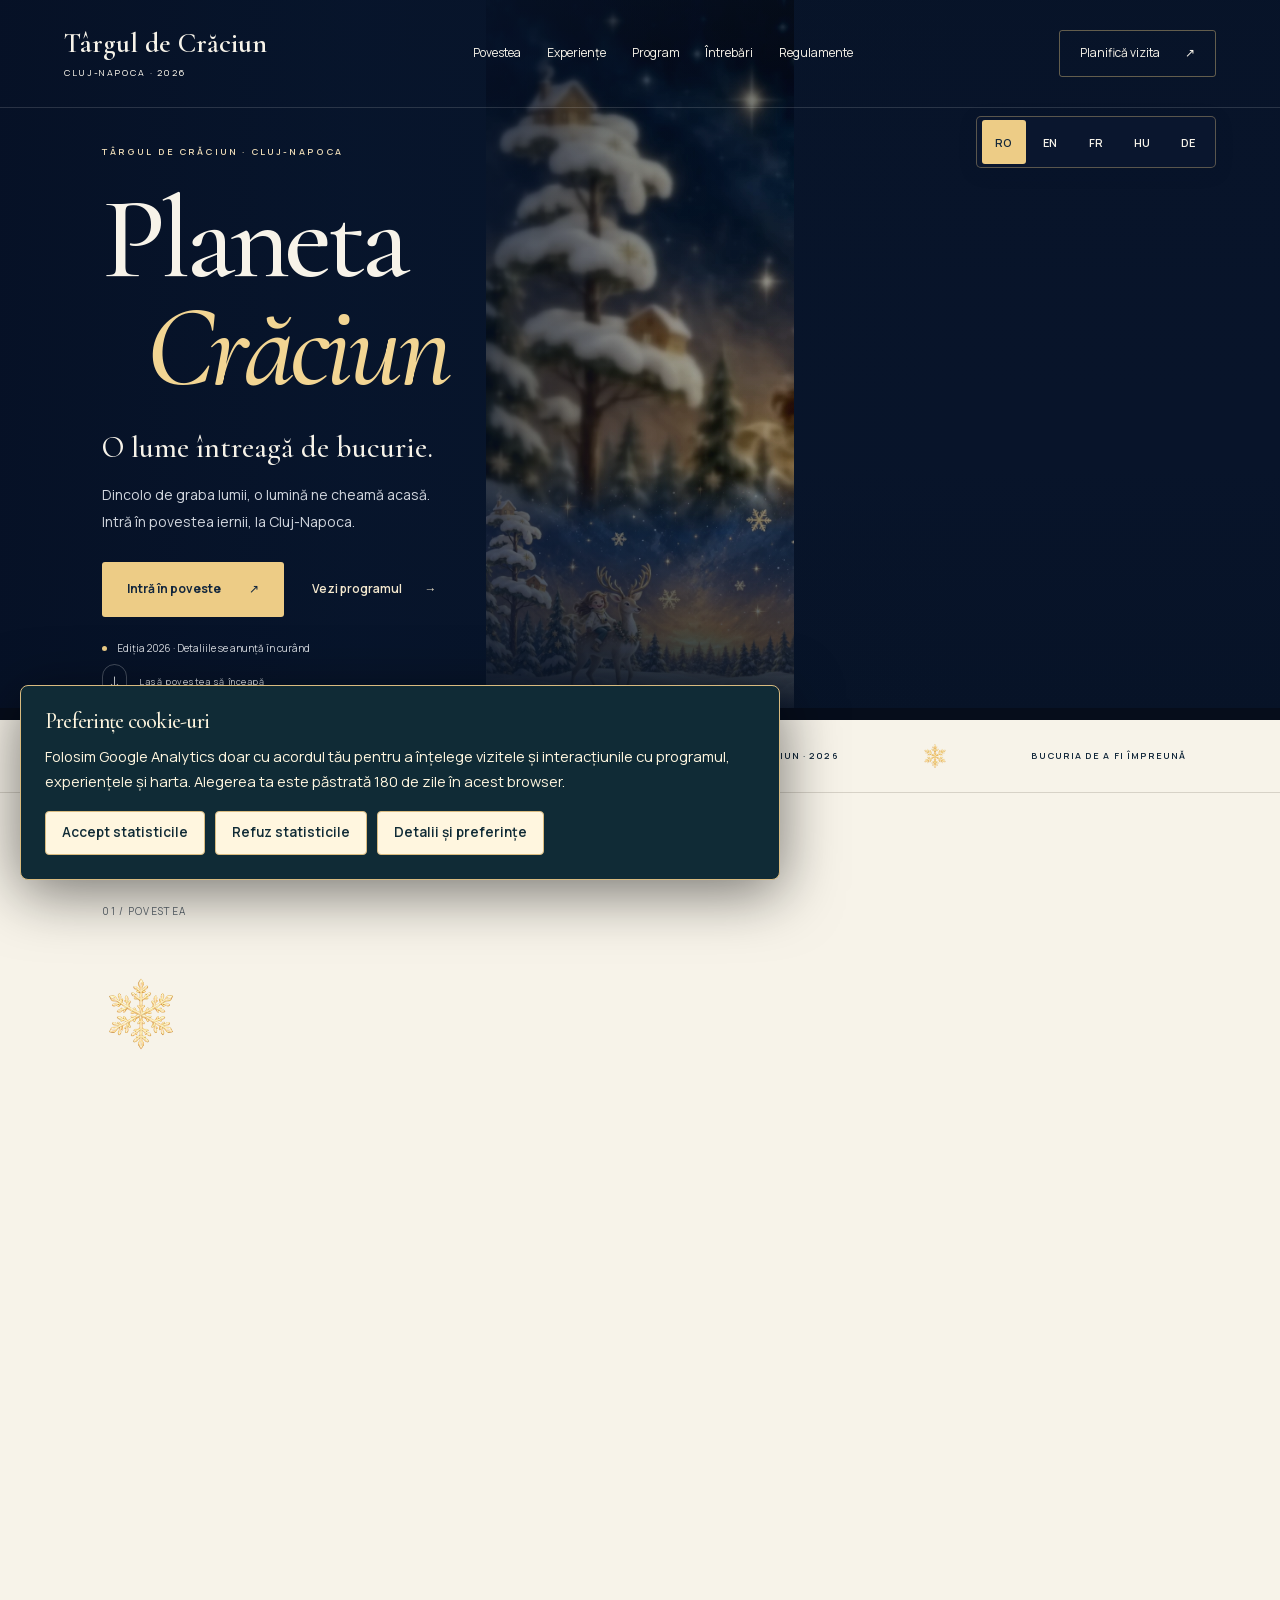
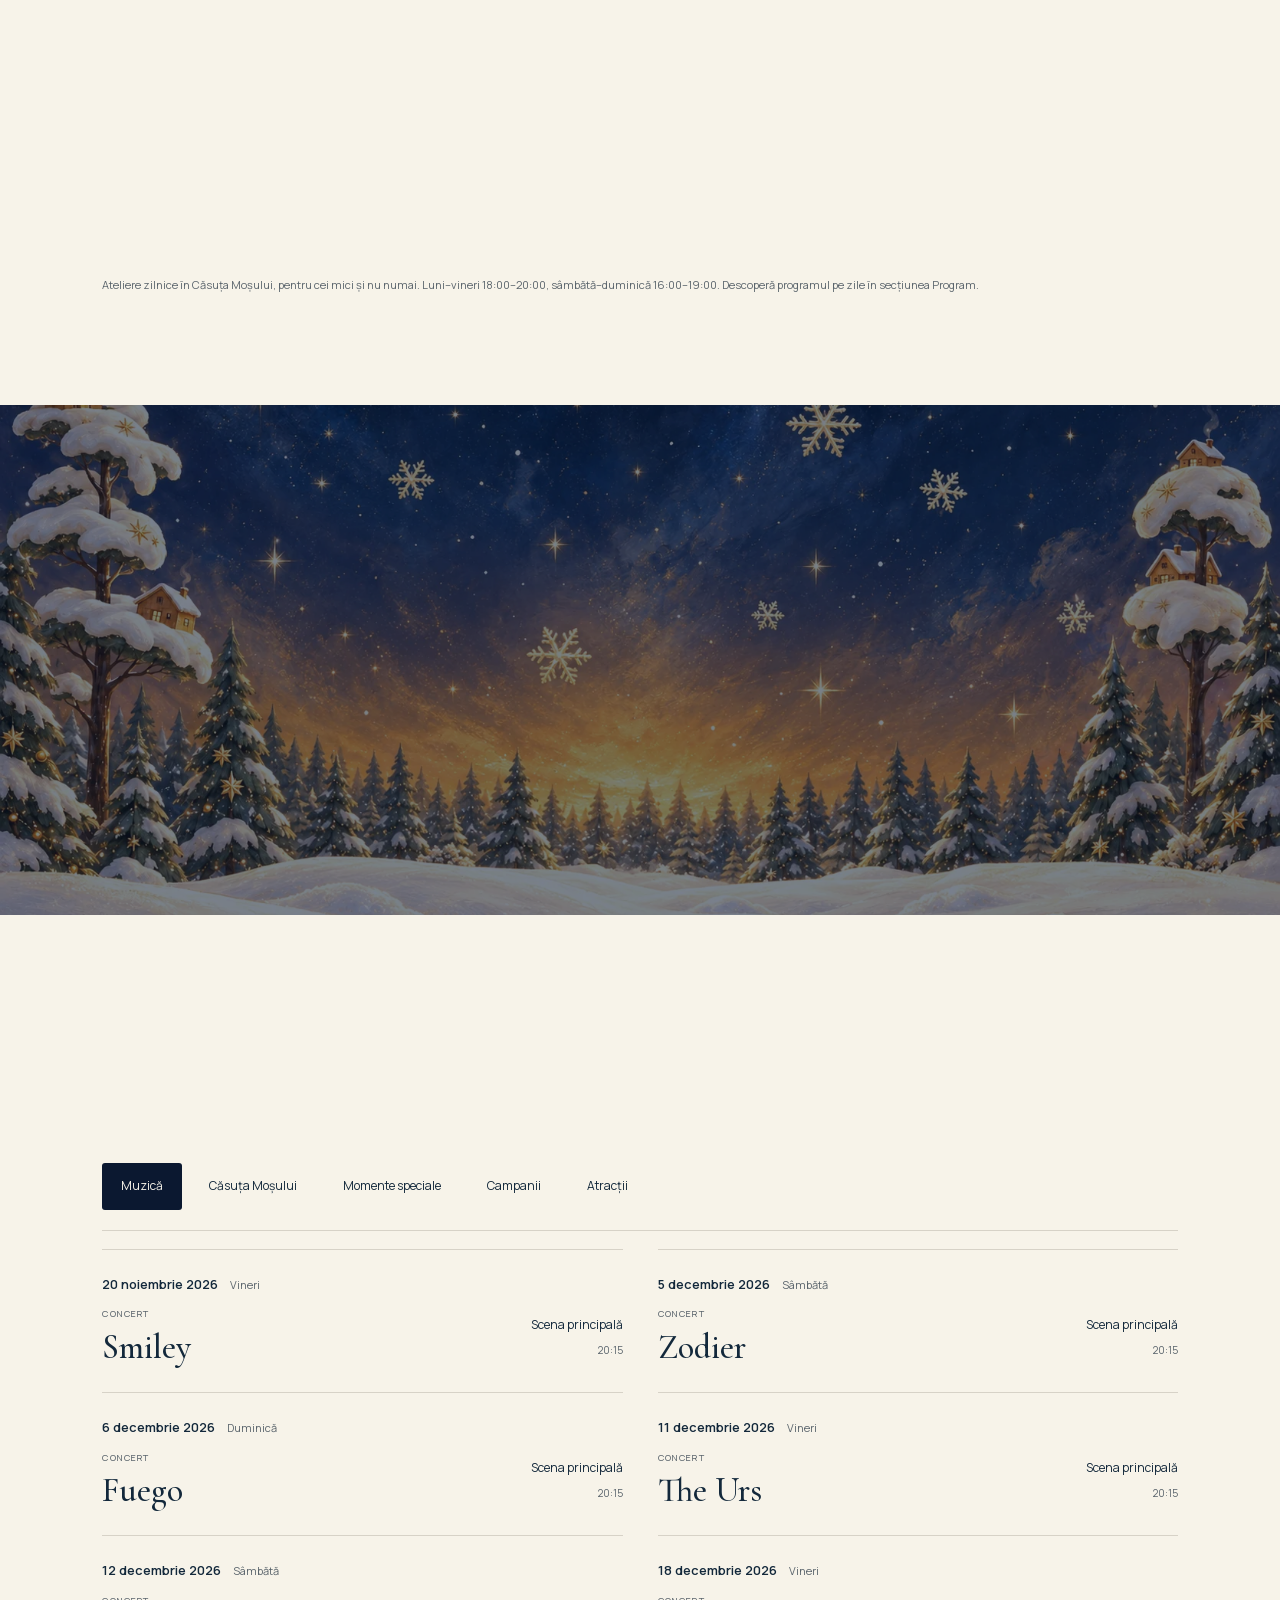
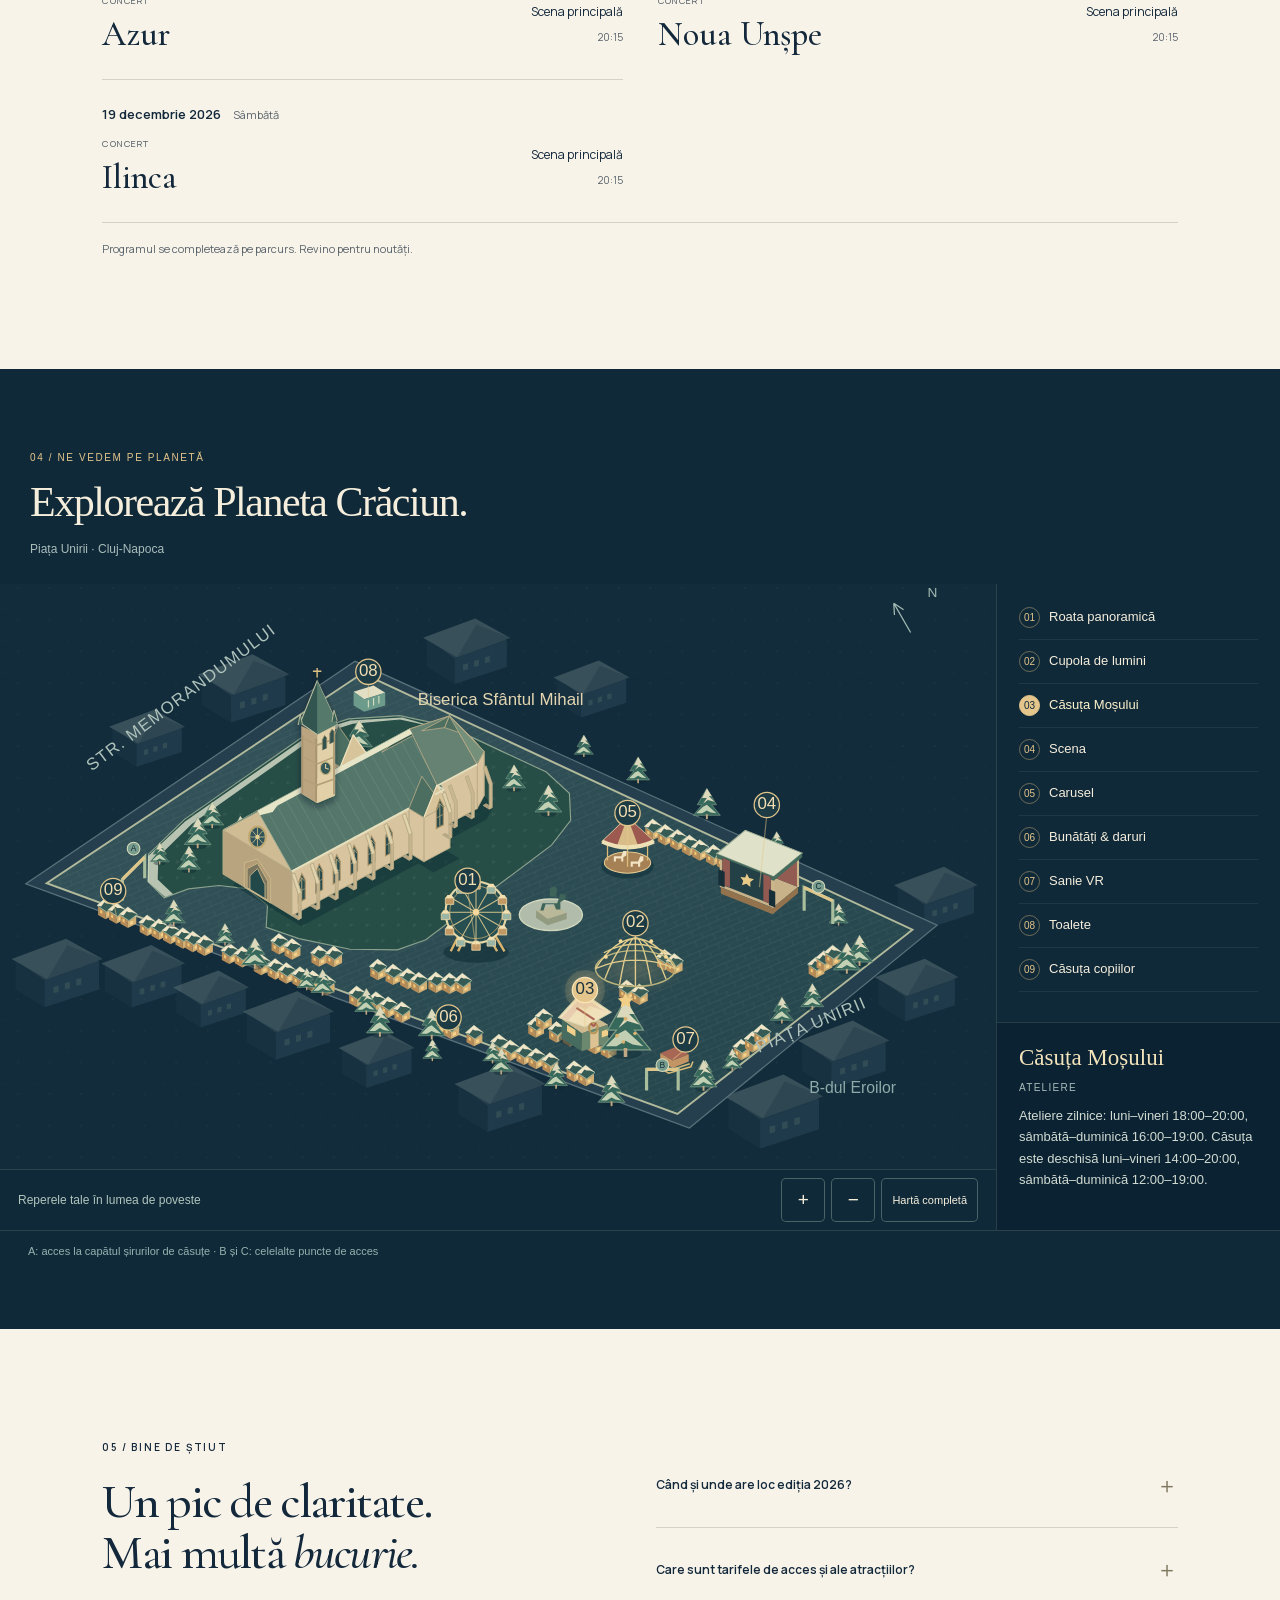
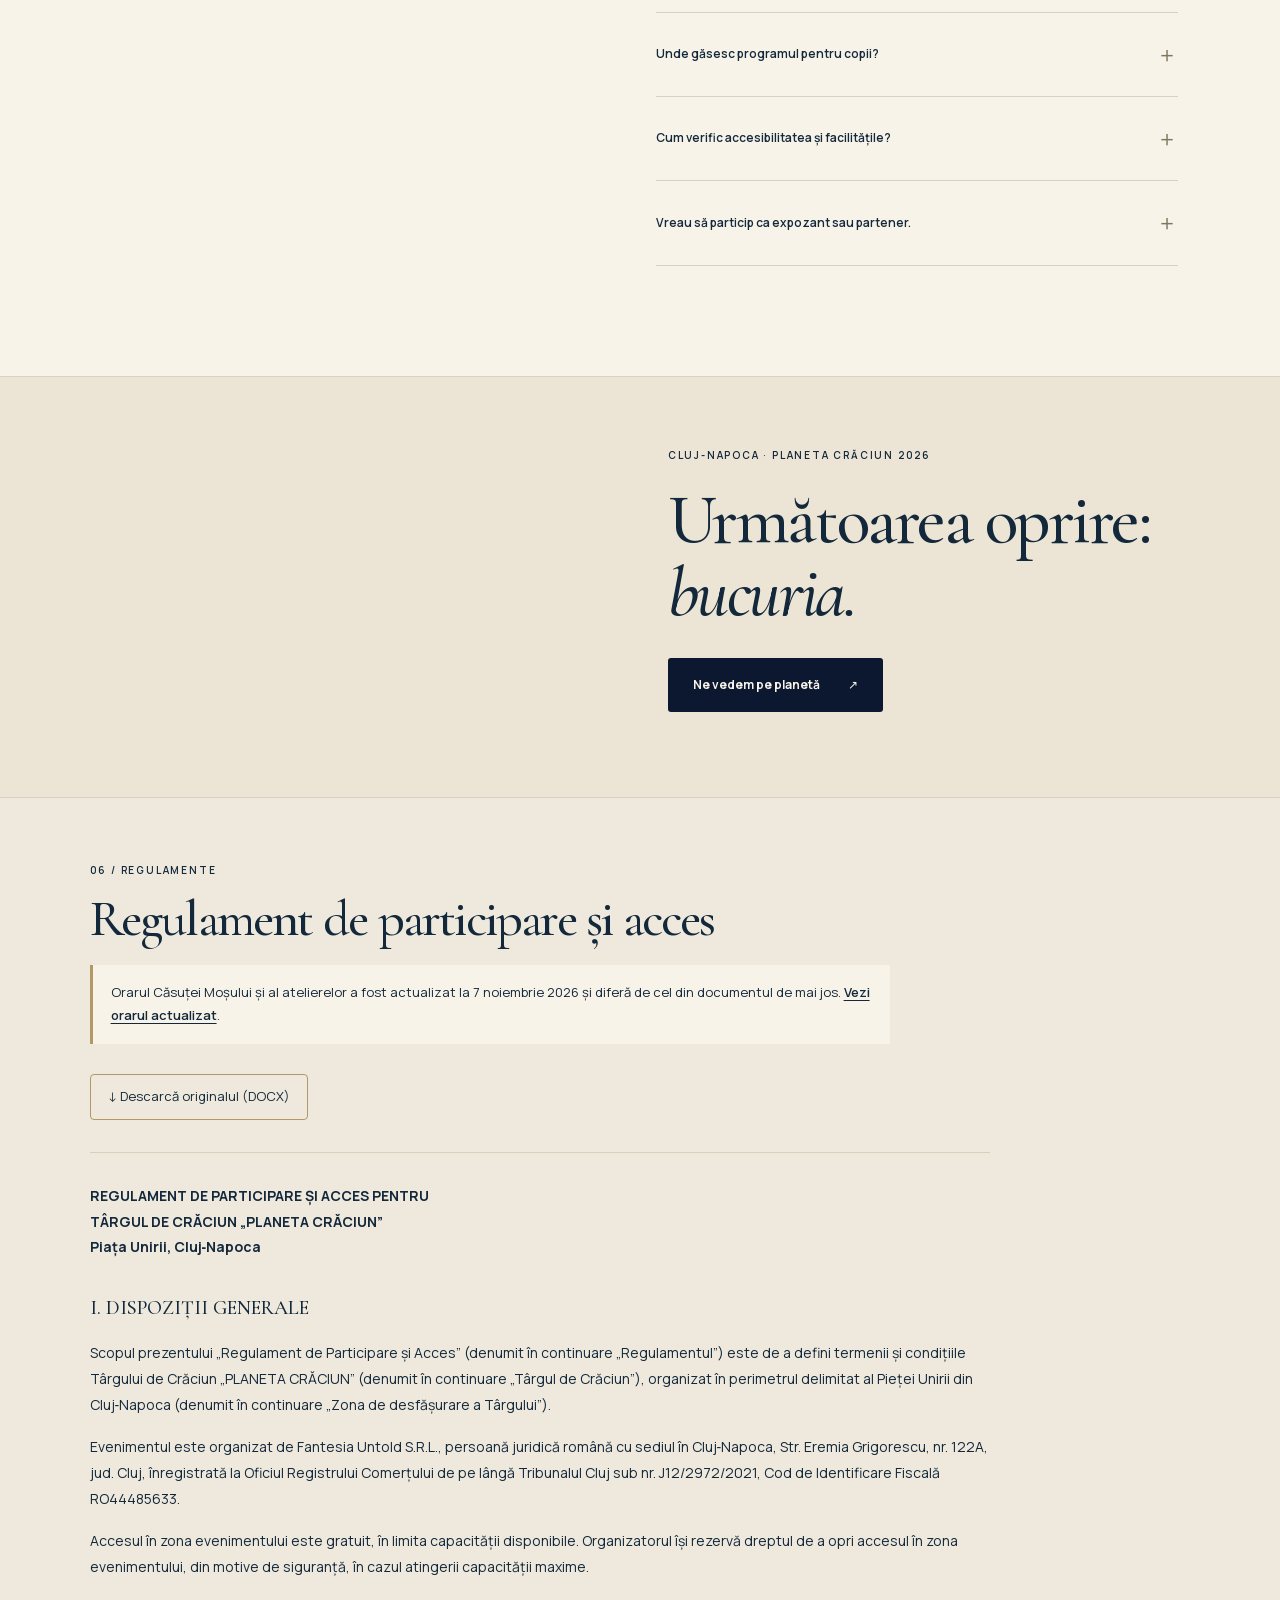
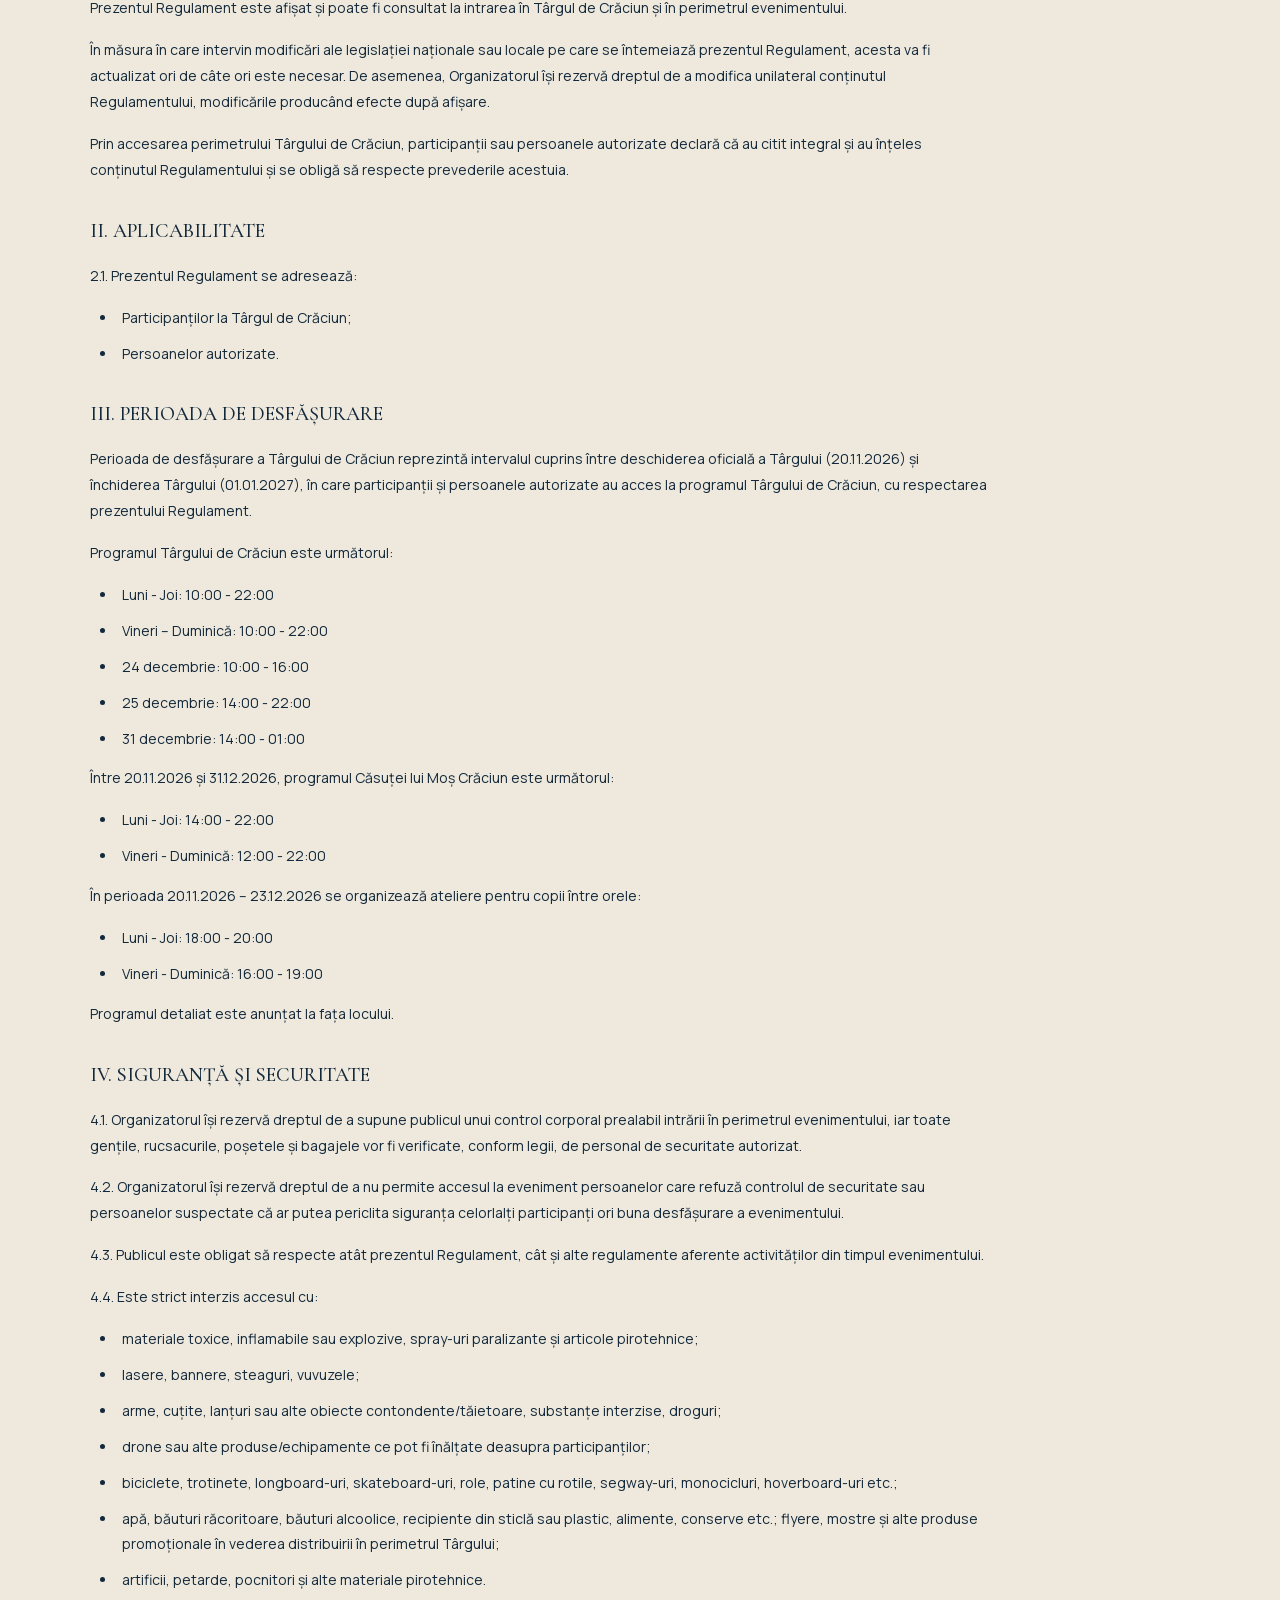
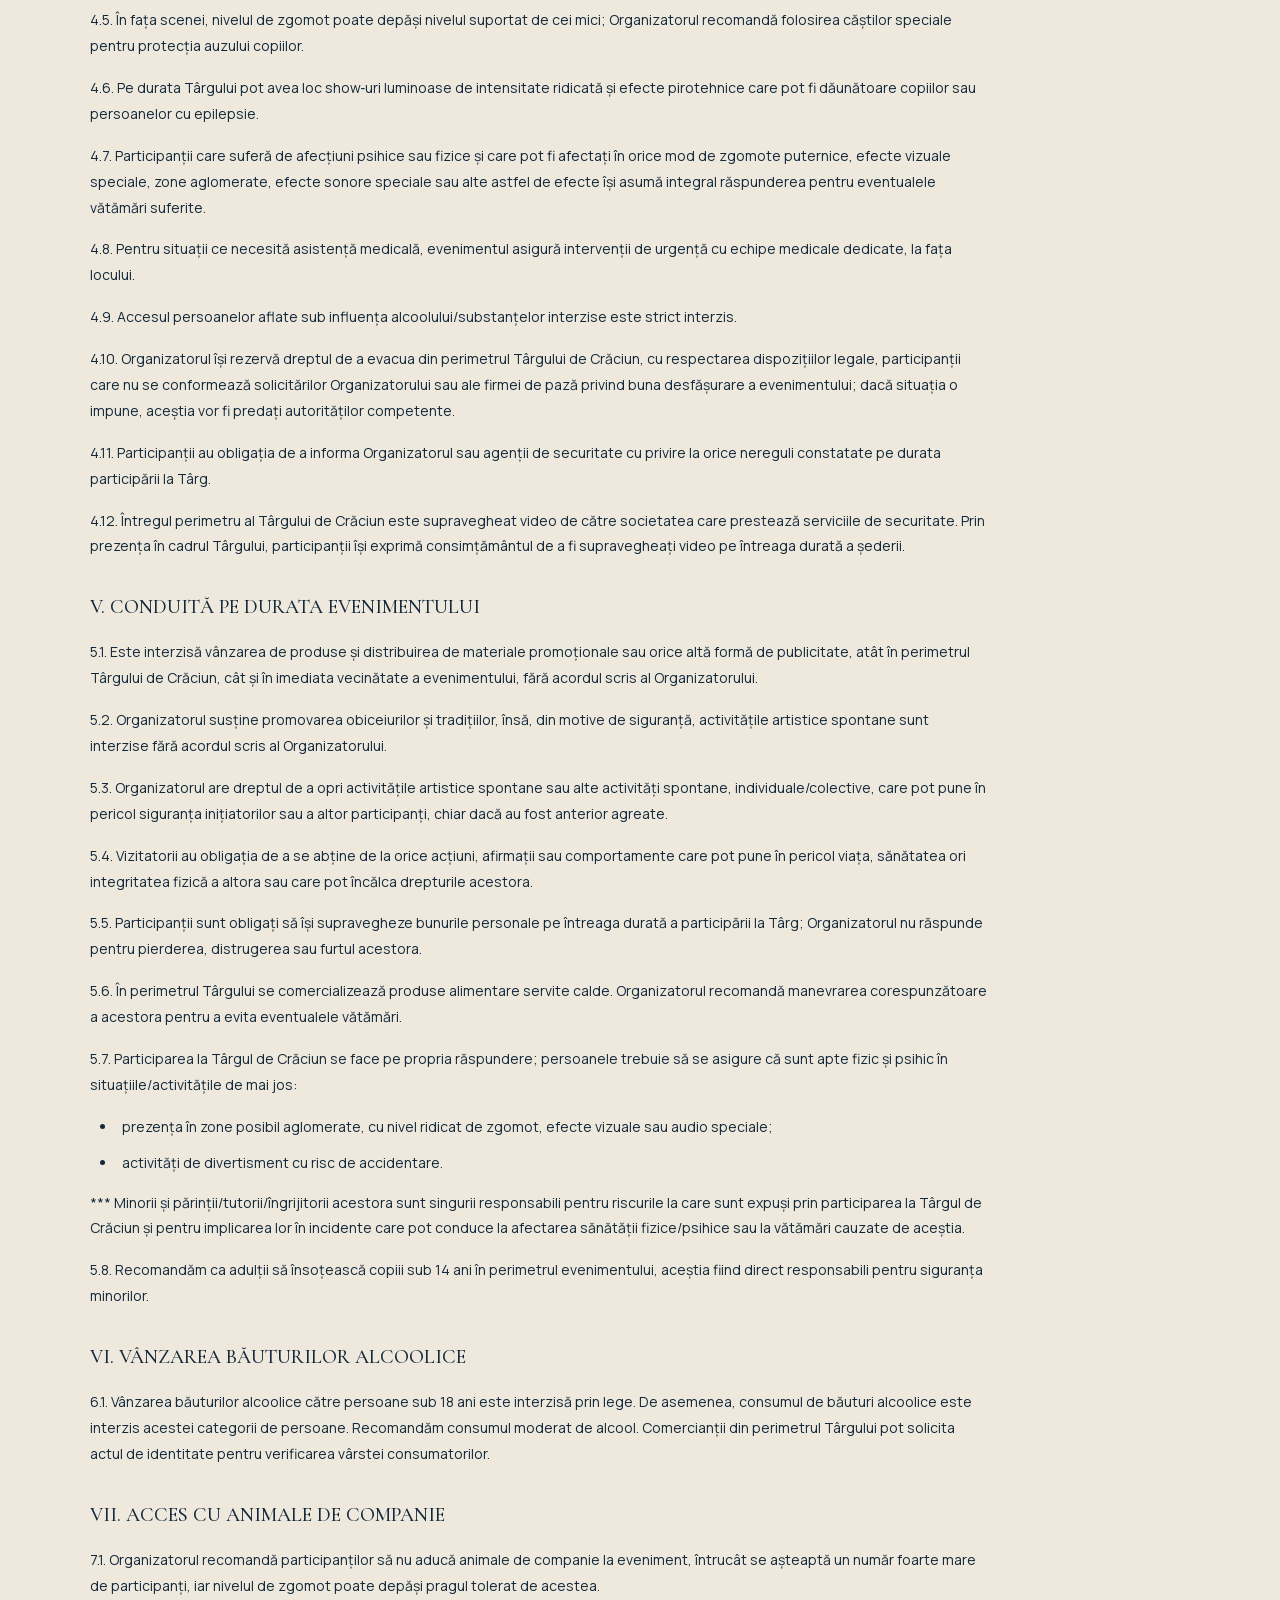
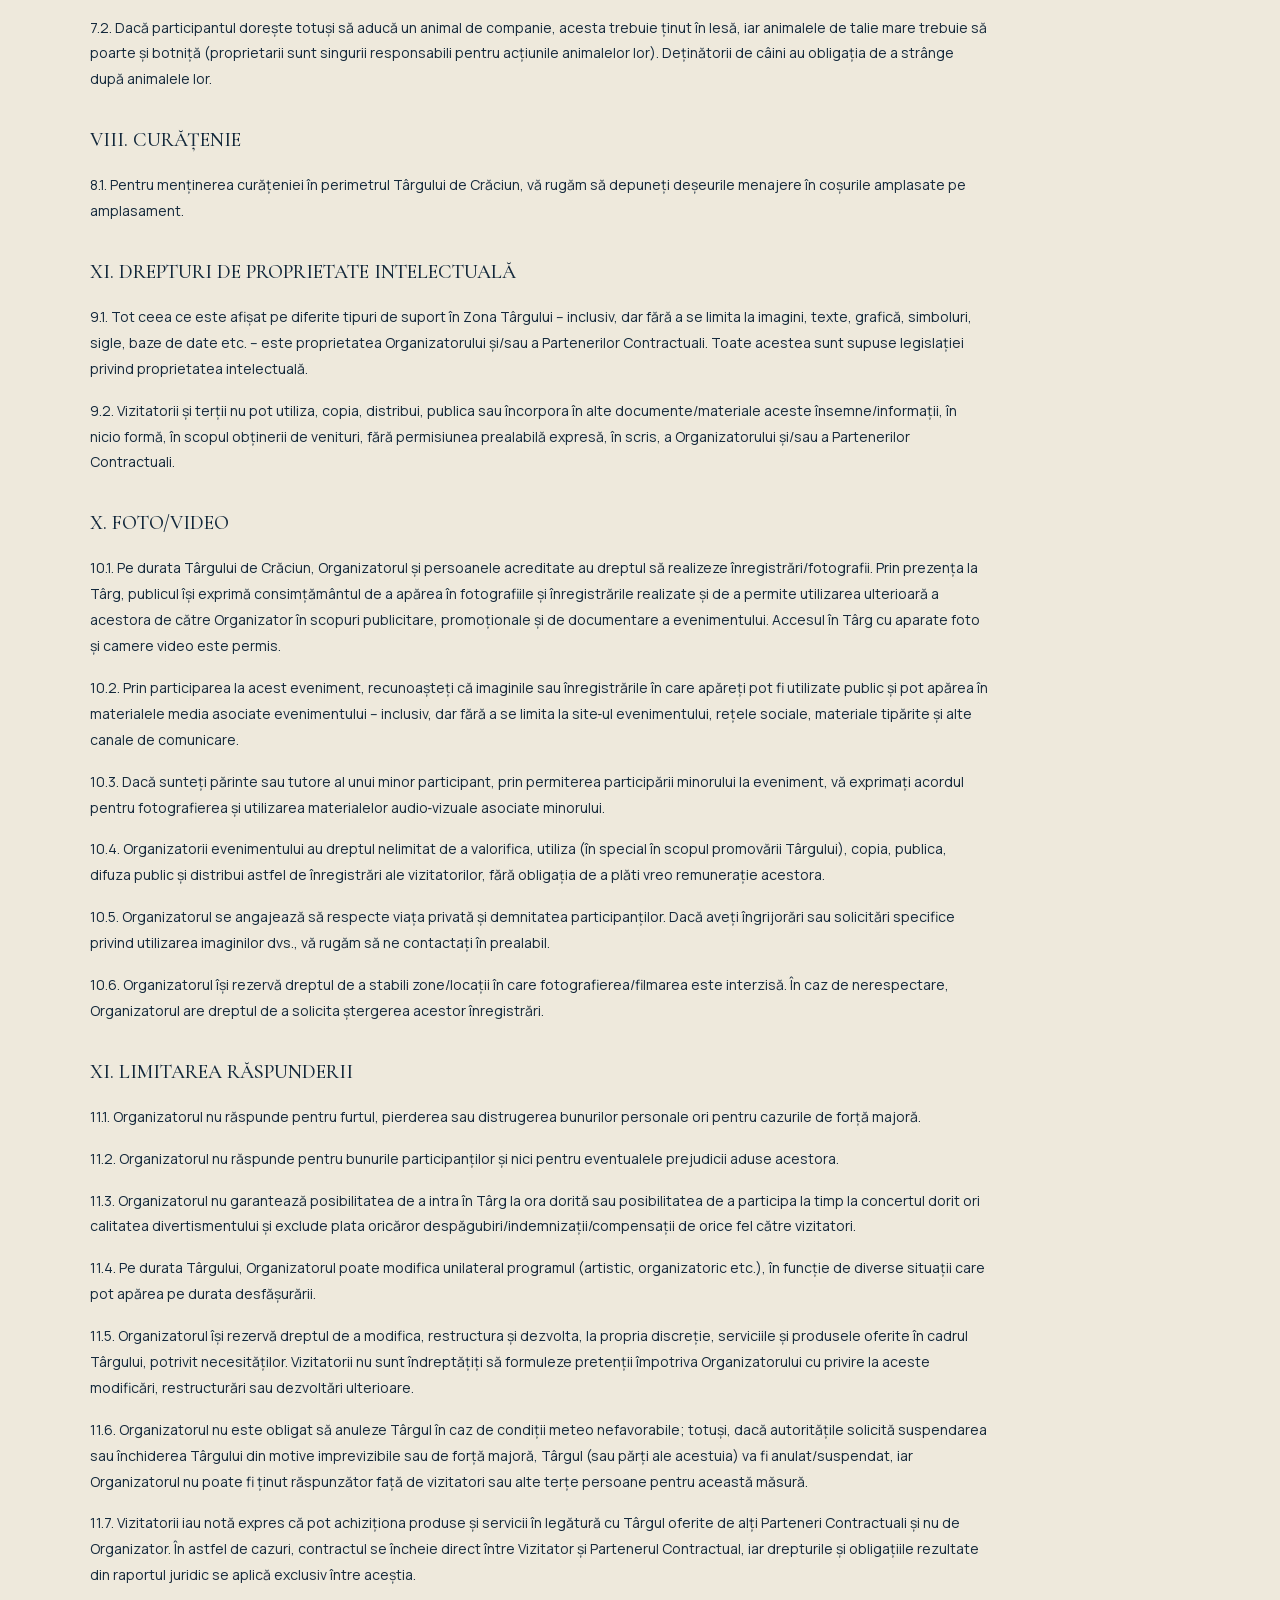
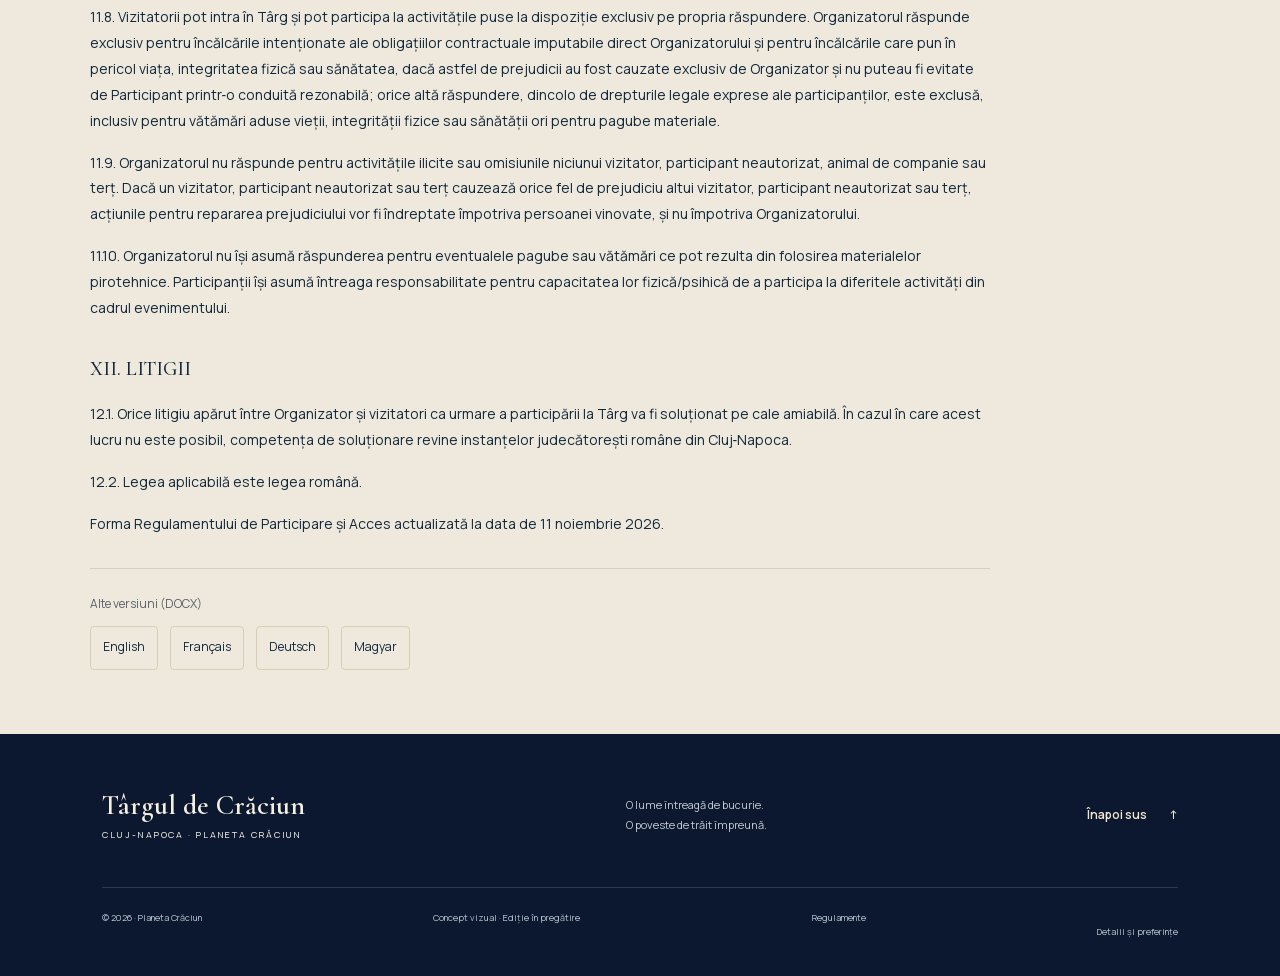
<file: index.html>
<!doctype html>
<html lang="ro">
<head>
<meta charset="utf-8"><meta name="viewport" content="width=device-width, initial-scale=1">
<meta http-equiv="Content-Security-Policy" content="default-src 'self'; script-src 'self' https://www.googletagmanager.com; connect-src 'self' https://*.google-analytics.com https://*.analytics.google.com; style-src 'self'; font-src 'self'; img-src 'self' data:; object-src 'none'; base-uri 'none'; form-action 'none'"><meta name="referrer" content="strict-origin-when-cross-origin"><meta name="theme-color" content="#0b1830"><title>Planeta Crăciun 2026 | Târgul de Crăciun Cluj-Napoca</title>
<meta name="description" content="Descoperă Planeta Crăciun, universul de poveste al Târgului de Crăciun din Cluj-Napoca. Experiențe, program și informații pentru vizita ta la ediția 2026.">
<meta name="robots" content="noindex,nofollow"><meta property="og:type" content="website"><meta property="og:locale" content="ro_RO"><meta property="og:title" content="Planeta Crăciun — O lume întreagă de bucurie"><meta property="og:description" content="Târgul de Crăciun Cluj-Napoca • Ediția 2026"><meta property="og:image" content="https://saliery95.github.io/planeta-craciun-cluj-2026/assets/key-visual.webp">
<link rel="icon" type="image/webp" href="assets/snowflake.webp"><link rel="preload" as="image" href="assets/hero-film-desktop-poster.webp?v=9" media="(min-width:561px)" fetchpriority="high"><link rel="preload" as="image" href="assets/hero-film-mobile-poster.webp?v=9" media="(max-width:560px)" fetchpriority="high"><link rel="stylesheet" href="fonts.css"><link rel="stylesheet" href="styles.css?v=14"><link rel="stylesheet" href="hero-film.css?v=9"><link rel="stylesheet" href="event-map.css?v=8"><script src="locales/ro.js?v=2ab56abb9f18" defer></script><script src="language-links.js?v=1" defer></script><script src="content.js?v=15" defer></script><script src="app.js?v=15" defer></script><script src="event-map.js?v=8" defer></script><script type="module" src="hero-film.js?v=9"></script>
<link rel="stylesheet" href="language-switcher.css?v=1"><link rel="stylesheet" href="regulations.css?v=3"><!-- language-alternates --><link rel="alternate" hreflang="ro" href="index.html"><link rel="alternate" hreflang="en" href="en.html"><link rel="alternate" hreflang="fr" href="fr.html"><link rel="alternate" hreflang="hu" href="hu.html"><link rel="alternate" hreflang="de" href="de.html"><link rel="alternate" hreflang="x-default" href="index.html"><!-- /language-alternates --><link rel="stylesheet" href="analytics.css?v=1"><script src="analytics.js?v=1" defer></script></head>
<body>
<a class="skip-link" href="#main">Sari la conținut</a>
<header class="site-header" id="top"><a href="#" class="brand" aria-label="Târgul de Crăciun Cluj-Napoca, acasă"><span class="brand-title">Târgul de Crăciun</span><span class="brand-detail">CLUJ-NAPOCA · 2026</span></a><nav class="desktop-nav" aria-label="Navigare principală"><a href="#poveste">Povestea</a><a href="#experiente">Experiențe</a><a href="#program">Program</a><a href="#intrebari">Întrebări</a><a href="#regulamente">Regulamente</a></nav><a class="header-cta" href="#vizita">Planifică vizita <span aria-hidden="true">↗</span></a><button class="menu-toggle" aria-expanded="false" aria-controls="mobile-nav">Meniu <span aria-hidden="true">＋</span></button><nav id="mobile-nav" aria-label="Navigare mobilă"><a href="#poveste">Povestea</a><a href="#experiente">Experiențe</a><a href="#program">Program</a><a href="#vizita">Planifică vizita</a><a href="#intrebari">Întrebări frecvente</a><a href="#regulamente">Regulamente</a></nav><nav class="language-switcher" aria-label="Alege limba"><a href="index.html" lang="ro" hreflang="ro" aria-label="Română" title="Română" aria-current="page">RO</a><a href="en.html" lang="en" hreflang="en" aria-label="English" title="English">EN</a><a href="fr.html" lang="fr" hreflang="fr" aria-label="Français" title="Français">FR</a><a href="hu.html" lang="hu" hreflang="hu" aria-label="Magyar" title="Magyar">HU</a><a href="de.html" lang="de" hreflang="de" aria-label="Deutsch" title="Deutsch">DE</a></nav></header>
<main id="main">
<section class="hero" aria-labelledby="hero-title">
<div class="hero-film-frame" aria-hidden="true"><picture class="hero-poster"><source media="(max-width:560px)" srcset="assets/hero-film-mobile-poster.webp?v=9"><img src="assets/hero-film-desktop-poster.webp?v=9" alt="" width="1600" height="900" fetchpriority="high"></picture><video class="hero-film" id="hero-film" muted playsinline preload="none" tabindex="-1" disablepictureinpicture></video></div><div class="hero-shade"></div>
<div class="hero-copy"><p class="eyebrow light">TÂRGUL DE CRĂCIUN · CLUJ-NAPOCA</p><h1 id="hero-title"><span>Planeta</span><em>Crăciun</em></h1><p class="hero-tagline">O lume întreagă de bucurie.</p><p class="hero-description">Dincolo de graba lumii, o lumină ne cheamă acasă. Intră în povestea iernii, la Cluj-Napoca.</p><div class="hero-actions"><a class="button gold" href="#experiente">Intră în poveste <span aria-hidden="true">↗</span></a><a class="text-link light-link" href="#program">Vezi programul <span aria-hidden="true">→</span></a></div><p class="edition-note"><span class="status-dot" aria-hidden="true"></span> Ediția 2026 · Detaliile se anunță în curând</p></div>
<a class="scroll-cue" href="#poveste"><span aria-hidden="true">↓</span> Lasă povestea să înceapă</a></section>
<div class="chapter-strip" aria-label="Ediția 2026"><span>O IARNĂ DE ȚINUT MINTE</span><img src="assets/snowflake.webp" width="26" height="26" alt=""><span>CLUJ-NAPOCA</span><img src="assets/snowflake.webp" width="26" height="26" alt=""><span>PLANETA CRĂCIUN · 2026</span><img src="assets/snowflake.webp" width="26" height="26" alt=""><span>BUCURIA DE A FI ÎMPREUNĂ</span></div>
<section class="story section-pad" id="poveste" aria-labelledby="story-title"><div class="story-label"><span class="chapter-number">01 / POVESTEA</span><img src="assets/snowflake.webp" width="78" height="78" loading="lazy" alt=""></div><div class="story-copy reveal"><p class="eyebrow">PENTRU COPILUL DIN FIECARE DINTRE NOI</p><h2 id="story-title">Unele locuri se vizitează.<br>Altele <em>se simt.</em></h2><div class="story-bottom"><p>Mirosul de scorțișoară. Lumina care încălzește o seară rece. Mâna pe care o strângi puțin mai tare. Crăciunul e făcut din lucruri mici, care ajung să însemne totul.</p><p>Planeta Crăciun este invitația noastră să încetinești. Să privești în jur. Și să redescoperi, împreună cu oamenii tăi, bucuria de a fi aici.</p></div></div></section>
<section class="experiences section-pad" id="experiente" aria-labelledby="experiences-title"><div class="section-heading reveal"><div><p class="eyebrow">02 / DESCOPERĂ UNIVERSUL</p><h2 id="experiences-title">Urmează-ți <em>bucuria.</em></h2></div><p>Fiecare poveste are un început.<br>Tu pe unde ai vrea să intri?</p></div><div class="experience-grid"><button class="experience-card card-wonder reveal" data-story="wonder"><div class="card-top"><span>PENTRU OAMENI MICI ȘI MARI</span><span aria-hidden="true">01</span></div><div class="card-art"><img src="assets/rocking-horse.webp" width="650" height="433" loading="lazy" alt="Căluț alb de poveste, cu detalii aurii"></div><div class="card-bottom"><div><h3>Înapoi în copilărie</h3><p>Ateliere zilnice în Căsuța Moșului.</p></div><span class="round-arrow" aria-hidden="true">↗</span></div></button><button class="experience-card card-taste reveal" data-story="taste"><div class="card-top"><span>AROME CARE ADUC OAMENII APROAPE</span><span aria-hidden="true">02</span></div><div class="card-art"><img src="assets/cottage.webp" width="650" height="600" loading="lazy" alt="Căsuță de turtă dulce luminată, acoperită de zăpadă"></div><div class="card-bottom"><div><h3>Gustul sărbătorilor</h3><p>O pauză dulce. O amintire caldă.</p></div><span class="round-arrow" aria-hidden="true">↗</span></div></button><button class="experience-card card-gift reveal" data-story="gift"><div class="card-top"><span>BUCURIE DĂRUITĂ MAI DEPARTE</span><span aria-hidden="true">03</span></div><div class="card-art"><img src="assets/gift.webp" width="493" height="500" loading="lazy" alt="Cadou crem, cu panglică aurie și verde"></div><div class="card-bottom"><div><h3>Daruri cu poveste</h3><p>Lucruri alese cu gândul la cineva.</p></div><span class="round-arrow" aria-hidden="true">↗</span></div></button></div><p class="section-footnote">Ateliere zilnice în Căsuța Moșului, pentru cei mici și nu numai. Luni–vineri 18:00–20:00, sâmbătă–duminică 16:00–19:00. Descoperă programul pe zile în secțiunea Program.</p></section>
<section class="interlude" aria-label="Bucuria de a fi împreună"><img src="assets/winter-landscape.webp" alt="Peisaj ilustrat de iarnă cu pădure înzăpezită și lumină aurie" loading="lazy" width="1670" height="941"><div class="interlude-copy reveal"><p class="eyebrow light">MAI APROAPE UNII DE ALȚII</p><p class="interlude-title">Cel mai frumos loc<br>e <em>împreună.</em></p><a class="text-link light-link" href="#vizita">Fă loc unei seri de poveste <span aria-hidden="true">↗</span></a></div></section>
<section class="program section-pad" id="program" aria-labelledby="program-title"><div class="section-heading reveal"><div><p class="eyebrow">03 / AGENDA PLANETEI</p><h2 id="program-title" tabindex="-1">Seri care devin <em>amintiri.</em></h2></div><p>Concerte, ateliere și bucurii de descoperit.<br>Alege ce vrei să trăiești pe Planeta Crăciun.</p></div><div class="program-controls"><div class="filter-group" role="tablist" aria-label="Descoperă programul"><button id="tab-music" class="filter active" role="tab" aria-selected="true" aria-controls="program-results" data-category="music">Muzică</button><button id="tab-kids" class="filter" role="tab" aria-selected="false" aria-controls="program-results" tabindex="-1" data-category="kids">Căsuța Moșului</button><button id="tab-special" class="filter" role="tab" aria-selected="false" aria-controls="program-results" tabindex="-1" data-category="special">Momente speciale</button><button id="tab-campaigns" class="filter" role="tab" aria-selected="false" aria-controls="program-results" tabindex="-1" data-category="campaigns">Campanii</button><button id="tab-attractions" class="filter" role="tab" aria-selected="false" aria-controls="program-results" tabindex="-1" data-category="attractions">Atracții</button></div></div><div class="program-house-hours" id="program-house-hours" hidden><div><h3>Program Căsuța Moșului</h3><p>Luni–vineri: 14:00–20:00</p><p>Sâmbătă–duminică: 12:00–19:00</p></div><div><h3>Program ateliere</h3><p>Luni–vineri: 18:00–20:00</p><p>Sâmbătă–duminică: 16:00–19:00</p></div></div><div class="program-days" id="program-days" hidden><button id="program-prev" class="day-step" aria-label="Ziua anterioară">←</button><label class="date-label">Alege ziua <input type="date" id="program-date" min="2026-11-20" max="2026-12-23" value="2026-11-20" aria-label="Alege ziua pentru program"></label><button id="program-next" class="day-step" aria-label="Ziua următoare">→</button></div><div class="program-results" id="program-results" role="tabpanel" aria-labelledby="tab-music" tabindex="0"></div><p class="program-note" id="program-note"></p></section>
<section class="event-map-section" id="vizita" aria-labelledby="dm-title"><div id="pc-drawn-map" aria-labelledby="dm-title" data-zoomed="false">
 <header class="dm-heading"><p class="dm-eyebrow">04 / NE VEDEM PE PLANETĂ</p><h2 id="dm-title">Explorează Planeta Crăciun.</h2><p class="dm-location">Piața Unirii · Cluj-Napoca</p></header>
 <div class="dm-viewport">
 <svg xmlns="http://www.w3.org/2000/svg" viewBox="45 30 945 555" class="christmas-plan" role="img" aria-labelledby="map-art-title map-art-desc">
<title id="map-art-title">Planeta Crăciun — hartă ilustrată a Pieței Unirii</title><desc id="map-art-desc">Biserica Sfântul Mihail, roata panoramică, cupola de lumini, caruselul, scena, Căsuța Moșului și șirurile de căsuțe, amplasate după planul tehnic furnizat.</desc>
<defs>
 <pattern id="pc2-grain" width="30" height="30" patternUnits="userSpaceOnUse"><circle cx="2" cy="4" r=".65" fill="#e5d4ad" opacity=".09"/><circle cx="20" cy="24" r=".5" fill="#e5d4ad" opacity=".06"/></pattern>
 <pattern id="pc2-paving" width="19" height="10" patternUnits="userSpaceOnUse" patternTransform="rotate(-23)"><path d="M0 0H19M0 5H19M0 0V5M10 5V10M19 0V5" stroke="#acc2b4" opacity=".13" stroke-width=".55"/></pattern>
 <pattern id="pc2-lawn" width="15" height="15" patternUnits="userSpaceOnUse"><path d="m2 10 1-3m-1 3 3-2" stroke="#9eb4a0" opacity=".13" stroke-width="1"/></pattern>
 <linearGradient id="pc2-floor" x1="0" y1="0" x2="1" y2="1"><stop stop-color="#36545b"/><stop offset="1" stop-color="#24454c"/></linearGradient>
 <radialGradient id="pc2-lights"><stop stop-color="#f2cc7d" stop-opacity=".19"/><stop offset="1" stop-color="#f2cc7d" stop-opacity="0"/></radialGradient>
 <filter id="pc2-shadow" x="-30%" y="-40%" width="160%" height="200%"><feDropShadow dx="0" dy="4" stdDeviation="3" flood-color="#061a25" flood-opacity=".45"/></filter>
 <g id="pc2-hut"><path d="M-7-4 2-7 8-3 0 1Z" fill="#f2e3be"/><path d="m-7-4 7 5v7l-7-4Z" fill="#b58b58"/><path d="m0 1 8-4v7L0 8Z" fill="#d1af74"/><path d="M-8-5 0-12 9-5 1 1Z" fill="#365b55" stroke="#8fae99" stroke-width=".8"/><path d="M-8-5 0-12 9-5 4-7 1-7-1-8-4-4Z" fill="#f1e5c7"/><path d="M2 2 5 1v3L2 5Z" fill="#f4d18a"/><path d="m-5-1 2 1v3l-2-1Z" fill="#efc675"/></g>
 <g id="pc2-building"><path d="M-30-11 12-24 36-10-7 5Z" fill="#344b59"/><path d="m-30-11 23 16v21l-23-14Z" fill="#1b3545"/><path d="m-7 5 43-15v22L-7 26Z" fill="#294555"/><path d="M-33-12 10-28 39-12-5 4Z" fill="#435a64"/><path d="m-33-12 43-16 29 16-28-11-16 27Z" fill="#789087" opacity=".3"/><path d="m0 10 4-1v5l-4 1m9-8 4-1v5l-4 1m9-8 4-1v5l-4 1" fill="#96a89c" opacity=".3"/></g>
</defs>
<rect width="1000" height="650" fill="#132c3b"/><rect width="1000" height="650" fill="url(#pc2-grain)"/>

<use href="#pc2-building" transform="translate(95.7 400.3) scale(1.2)" opacity=".58"/>
<use href="#pc2-building" transform="translate(177.6 403.3) scale(1.1)" opacity=".58"/>
<use href="#pc2-building" transform="translate(242.2 424.8) scale(1.0)" opacity=".58"/>
<use href="#pc2-building" transform="translate(315.0 450.1) scale(1.2)" opacity=".58"/>
<use href="#pc2-building" transform="translate(399.4 482.2) scale(1.0)" opacity=".58"/>
<use href="#pc2-building" transform="translate(515.9 518.7) scale(1.2)" opacity=".58"/>
<use href="#pc2-building" transform="translate(775.3 531.8) scale(1.3)" opacity=".58"/>
<use href="#pc2-building" transform="translate(842.1 477.7) scale(1.2)" opacity=".58"/>
<use href="#pc2-building" transform="translate(911.4 416.4) scale(1.1)" opacity=".58"/>
<use href="#pc2-building" transform="translate(929.6 329.1) scale(1.1)" opacity=".58"/>
<use href="#pc2-building" transform="translate(603.2 130.6) scale(1.0)" opacity=".58"/>
<use href="#pc2-building" transform="translate(484.4 94.9) scale(1.15)" opacity=".58"/>
<use href="#pc2-building" transform="translate(272.6 130.3) scale(1.2)" opacity=".58"/>
<use href="#pc2-building" transform="translate(181.5 177.4) scale(1.0)" opacity=".58"/>
<polygon points="69.51,314.39 381.89,103.35 934.18,353.70 699.06,546.16" fill="#263f4e" stroke="#58717a" stroke-width="1.2" />
<polygon points="89.26,313.88 388.91,114.73 910.76,357.98 687.75,532.77" fill="url(#pc2-floor)" stroke="#b2ba9b" stroke-width="1.8" />
<polygon points="89.26,313.88 388.91,114.73 910.76,357.98 687.75,532.77" fill="url(#pc2-paving)" stroke="none" stroke-width="1" />
<polygon points="200.79,327.66 185.52,312.58 185.96,286.34 220.04,253.30 340.48,169.18 375.71,158.01 424.30,154.85 470.49,164.89 520.75,188.57 563.31,208.36 585.23,228.53 586.48,254.21 568.29,277.74 449.02,367.47 422.09,377.19 377.17,376.57 328.64,366.45 297.52,355.73 298.80,334.77 279.09,319.01 252.86,316.09 223.78,319.24" fill="#264d46" stroke="#8ba18c" stroke-width="1.1" />
<polygon points="200.79,327.66 185.52,312.58 185.96,286.34 220.04,253.30 340.48,169.18 375.71,158.01 424.30,154.85 470.49,164.89 520.75,188.57 563.31,208.36 585.23,228.53 586.48,254.21 568.29,277.74 449.02,367.47 422.09,377.19 377.17,376.57 328.64,366.45 297.52,355.73 298.80,334.77 279.09,319.01 252.86,316.09 223.78,319.24" fill="url(#pc2-lawn)" stroke="none" stroke-width="1" />
<polygon points="201.59,326.97 185.19,312.26 185.57,288.18 220.54,255.28 342.91,170.09 377.33,159.61 426.81,156.59 458.65,165.80 424.41,158.67 379.70,162.69 346.72,173.11 227.17,257.38 195.25,288.84 194.61,310.44 209.15,324.06" fill="#dce3cc" stroke="none" stroke-width="1" opacity=".8"/>
<use href="#pc2-hut" transform="translate(145.02 340.03)"/>
<use href="#pc2-hut" transform="translate(155.37 344.32)"/>
<use href="#pc2-hut" transform="translate(166.29 348.43)"/>
<use href="#pc2-hut" transform="translate(184.57 356.10)"/>
<use href="#pc2-hut" transform="translate(195.72 359.71)"/>
<use href="#pc2-hut" transform="translate(206.64 363.81)"/>
<use href="#pc2-hut" transform="translate(218.44 368.06)"/>
<use href="#pc2-hut" transform="translate(227.82 371.39)"/>
<use href="#pc2-hut" transform="translate(238.97 374.99)"/>
<use href="#pc2-hut" transform="translate(262.49 382.65)"/>
<use href="#pc2-hut" transform="translate(274.77 385.88)"/>
<use href="#pc2-hut" transform="translate(292.73 393.24)"/>
<use href="#pc2-hut" transform="translate(305.99 397.43)"/>
<use href="#pc2-hut" transform="translate(316.58 401.22)"/>
<use href="#pc2-hut" transform="translate(329.51 405.09)"/>
<use href="#pc2-hut" transform="translate(341.55 408.83)"/>
<use href="#pc2-hut" transform="translate(354.48 412.70)"/>
<use href="#pc2-hut" transform="translate(383.26 423.34)"/>
<use href="#pc2-hut" transform="translate(401.61 428.85)"/>
<use href="#pc2-hut" transform="translate(413.17 433.60)"/>
<use href="#pc2-hut" transform="translate(426.19 438.30)"/>
<use href="#pc2-hut" transform="translate(460.30 449.75)"/>
<use href="#pc2-hut" transform="translate(472.67 453.81)"/>
<use href="#pc2-hut" transform="translate(494.65 460.69)"/>
<use href="#pc2-hut" transform="translate(518.26 469.18)"/>
<use href="#pc2-hut" transform="translate(529.03 474.62)"/>
<use href="#pc2-hut" transform="translate(541.96 478.49)"/>
<use href="#pc2-hut" transform="translate(553.44 482.42)"/>
<use href="#pc2-hut" transform="translate(566.69 486.61)"/>
<use href="#pc2-hut" transform="translate(589.65 494.46)"/>
<use href="#pc2-hut" transform="translate(600.57 498.57)"/>
<use href="#pc2-hut" transform="translate(309.59 373.57)"/>
<use href="#pc2-hut" transform="translate(322.04 378.46)"/>
<use href="#pc2-hut" transform="translate(347.49 385.06)"/>
<use href="#pc2-hut" transform="translate(361.52 385.57)"/>
<use href="#pc2-hut" transform="translate(403.30 397.92)"/>
<use href="#pc2-hut" transform="translate(417.77 402.57)"/>
<use href="#pc2-hut" transform="translate(431.59 406.58)"/>
<use href="#pc2-hut" transform="translate(442.18 410.37)"/>
<use href="#pc2-hut" transform="translate(458.46 410.14)"/>
<use href="#pc2-hut" transform="translate(471.37 411.03)"/>
<use href="#pc2-hut" transform="translate(483.63 411.27)"/>
<use href="#pc2-hut" transform="translate(553.20 452.55)"/>
<use href="#pc2-hut" transform="translate(560.56 444.99)"/>
<use href="#pc2-hut" transform="translate(572.91 457.18)"/>
<use href="#pc2-hut" transform="translate(585.84 461.06)"/>
<use href="#pc2-hut" transform="translate(597.23 464.15)"/>
<use href="#pc2-hut" transform="translate(609.60 468.21)"/>
<use href="#pc2-hut" transform="translate(621.97 472.27)"/>
<use href="#pc2-hut" transform="translate(639.52 417.72)"/>
<use href="#pc2-hut" transform="translate(651.56 421.46)"/>
<use href="#pc2-hut" transform="translate(748.24 473.93)"/>
<use href="#pc2-hut" transform="translate(758.82 466.59)"/>
<use href="#pc2-hut" transform="translate(767.72 459.82)"/>
<use href="#pc2-hut" transform="translate(675.49 388.77)"/>
<use href="#pc2-hut" transform="translate(684.64 392.61)"/>
<use href="#pc2-hut" transform="translate(819.22 395.81)"/>
<use href="#pc2-hut" transform="translate(826.75 389.91)"/>
<use href="#pc2-hut" transform="translate(834.94 384.65)"/>
<use href="#pc2-hut" transform="translate(664.21 265.00)"/>
<use href="#pc2-hut" transform="translate(676.10 270.07)"/>
<use href="#pc2-hut" transform="translate(687.67 274.82)"/>
<use href="#pc2-hut" transform="translate(698.99 280.07)"/>
<use href="#pc2-hut" transform="translate(708.78 284.55)"/>
<use href="#pc2-hut" transform="translate(721.80 289.25)"/>
<use href="#pc2-hut" transform="translate(732.15 293.55)"/>
<g transform="translate(196.48 292.29)" ><g transform="scale(0.65)"><ellipse cy="4" rx="9" ry="3" fill="#0a2630" opacity=".4"/><path d="M0-26 10-9 5-9 14 2H-14L-5-9H-10Z" fill="#36685c" stroke="#7e9b84" stroke-width=".7"/><path d="M0-26 5-18H2L8-12 1-14-4-10 0-16-5-16Z" fill="#eee4c5" opacity=".9"/><path d="M0-9 10 0 4-1 0-3-5 0-11 0-4-7Z" fill="#d2dbbd" opacity=".9"/><path d="M0 1v5" stroke="#c0a984" stroke-width="2"/></g></g>
<g transform="translate(224.27 298.97)" ><g transform="scale(0.78)"><ellipse cy="4" rx="9" ry="3" fill="#0a2630" opacity=".4"/><path d="M0-26 10-9 5-9 14 2H-14L-5-9H-10Z" fill="#36685c" stroke="#7e9b84" stroke-width=".7"/><path d="M0-26 5-18H2L8-12 1-14-4-10 0-16-5-16Z" fill="#eee4c5" opacity=".9"/><path d="M0-9 10 0 4-1 0-3-5 0-11 0-4-7Z" fill="#d2dbbd" opacity=".9"/><path d="M0 1v5" stroke="#c0a984" stroke-width="2"/></g></g>
<g transform="translate(232.55 275.28)" ><g transform="scale(0.91)"><ellipse cy="4" rx="9" ry="3" fill="#0a2630" opacity=".4"/><path d="M0-26 10-9 5-9 14 2H-14L-5-9H-10Z" fill="#36685c" stroke="#7e9b84" stroke-width=".7"/><path d="M0-26 5-18H2L8-12 1-14-4-10 0-16-5-16Z" fill="#eee4c5" opacity=".9"/><path d="M0-9 10 0 4-1 0-3-5 0-11 0-4-7Z" fill="#d2dbbd" opacity=".9"/><path d="M0 1v5" stroke="#c0a984" stroke-width="2"/></g></g>
<g transform="translate(273.04 267.09)" ><g transform="scale(0.65)"><ellipse cy="4" rx="9" ry="3" fill="#0a2630" opacity=".4"/><path d="M0-26 10-9 5-9 14 2H-14L-5-9H-10Z" fill="#36685c" stroke="#7e9b84" stroke-width=".7"/><path d="M0-26 5-18H2L8-12 1-14-4-10 0-16-5-16Z" fill="#eee4c5" opacity=".9"/><path d="M0-9 10 0 4-1 0-3-5 0-11 0-4-7Z" fill="#d2dbbd" opacity=".9"/><path d="M0 1v5" stroke="#c0a984" stroke-width="2"/></g></g>
<g transform="translate(246.36 257.05)" ><g transform="scale(0.78)"><ellipse cy="4" rx="9" ry="3" fill="#0a2630" opacity=".4"/><path d="M0-26 10-9 5-9 14 2H-14L-5-9H-10Z" fill="#36685c" stroke="#7e9b84" stroke-width=".7"/><path d="M0-26 5-18H2L8-12 1-14-4-10 0-16-5-16Z" fill="#eee4c5" opacity=".9"/><path d="M0-9 10 0 4-1 0-3-5 0-11 0-4-7Z" fill="#d2dbbd" opacity=".9"/><path d="M0 1v5" stroke="#c0a984" stroke-width="2"/></g></g>
<g transform="translate(385.57 182.57)" ><g transform="scale(0.91)"><ellipse cy="4" rx="9" ry="3" fill="#0a2630" opacity=".4"/><path d="M0-26 10-9 5-9 14 2H-14L-5-9H-10Z" fill="#36685c" stroke="#7e9b84" stroke-width=".7"/><path d="M0-26 5-18H2L8-12 1-14-4-10 0-16-5-16Z" fill="#eee4c5" opacity=".9"/><path d="M0-9 10 0 4-1 0-3-5 0-11 0-4-7Z" fill="#d2dbbd" opacity=".9"/><path d="M0 1v5" stroke="#c0a984" stroke-width="2"/></g></g>
<g transform="translate(449.72 188.84)" ><g transform="scale(0.65)"><ellipse cy="4" rx="9" ry="3" fill="#0a2630" opacity=".4"/><path d="M0-26 10-9 5-9 14 2H-14L-5-9H-10Z" fill="#36685c" stroke="#7e9b84" stroke-width=".7"/><path d="M0-26 5-18H2L8-12 1-14-4-10 0-16-5-16Z" fill="#eee4c5" opacity=".9"/><path d="M0-9 10 0 4-1 0-3-5 0-11 0-4-7Z" fill="#d2dbbd" opacity=".9"/><path d="M0 1v5" stroke="#c0a984" stroke-width="2"/></g></g>
<g transform="translate(532.70 221.86)" ><g transform="scale(0.78)"><ellipse cy="4" rx="9" ry="3" fill="#0a2630" opacity=".4"/><path d="M0-26 10-9 5-9 14 2H-14L-5-9H-10Z" fill="#36685c" stroke="#7e9b84" stroke-width=".7"/><path d="M0-26 5-18H2L8-12 1-14-4-10 0-16-5-16Z" fill="#eee4c5" opacity=".9"/><path d="M0-9 10 0 4-1 0-3-5 0-11 0-4-7Z" fill="#d2dbbd" opacity=".9"/><path d="M0 1v5" stroke="#c0a984" stroke-width="2"/></g></g>
<g transform="translate(565.36 244.48)" ><g transform="scale(0.91)"><ellipse cy="4" rx="9" ry="3" fill="#0a2630" opacity=".4"/><path d="M0-26 10-9 5-9 14 2H-14L-5-9H-10Z" fill="#36685c" stroke="#7e9b84" stroke-width=".7"/><path d="M0-26 5-18H2L8-12 1-14-4-10 0-16-5-16Z" fill="#eee4c5" opacity=".9"/><path d="M0-9 10 0 4-1 0-3-5 0-11 0-4-7Z" fill="#d2dbbd" opacity=".9"/><path d="M0 1v5" stroke="#c0a984" stroke-width="2"/></g></g>
<g transform="translate(258.44 369.01)" ><g transform="scale(0.65)"><ellipse cy="4" rx="9" ry="3" fill="#0a2630" opacity=".4"/><path d="M0-26 10-9 5-9 14 2H-14L-5-9H-10Z" fill="#36685c" stroke="#7e9b84" stroke-width=".7"/><path d="M0-26 5-18H2L8-12 1-14-4-10 0-16-5-16Z" fill="#eee4c5" opacity=".9"/><path d="M0-9 10 0 4-1 0-3-5 0-11 0-4-7Z" fill="#d2dbbd" opacity=".9"/><path d="M0 1v5" stroke="#c0a984" stroke-width="2"/></g></g>
<g transform="translate(209.83 349.93)" ><g transform="scale(0.78)"><ellipse cy="4" rx="9" ry="3" fill="#0a2630" opacity=".4"/><path d="M0-26 10-9 5-9 14 2H-14L-5-9H-10Z" fill="#36685c" stroke="#7e9b84" stroke-width=".7"/><path d="M0-26 5-18H2L8-12 1-14-4-10 0-16-5-16Z" fill="#eee4c5" opacity=".9"/><path d="M0-9 10 0 4-1 0-3-5 0-11 0-4-7Z" fill="#d2dbbd" opacity=".9"/><path d="M0 1v5" stroke="#c0a984" stroke-width="2"/></g></g>
<g transform="translate(598.96 190.21)" ><g transform="scale(0.65)"><ellipse cy="4" rx="9" ry="3" fill="#0a2630" opacity=".4"/><path d="M0-26 10-9 5-9 14 2H-14L-5-9H-10Z" fill="#36685c" stroke="#7e9b84" stroke-width=".7"/><path d="M0-26 5-18H2L8-12 1-14-4-10 0-16-5-16Z" fill="#eee4c5" opacity=".9"/><path d="M0-9 10 0 4-1 0-3-5 0-11 0-4-7Z" fill="#d2dbbd" opacity=".9"/><path d="M0 1v5" stroke="#c0a984" stroke-width="2"/></g></g>
<g transform="translate(650.43 214.34)" ><g transform="scale(0.78)"><ellipse cy="4" rx="9" ry="3" fill="#0a2630" opacity=".4"/><path d="M0-26 10-9 5-9 14 2H-14L-5-9H-10Z" fill="#36685c" stroke="#7e9b84" stroke-width=".7"/><path d="M0-26 5-18H2L8-12 1-14-4-10 0-16-5-16Z" fill="#eee4c5" opacity=".9"/><path d="M0-9 10 0 4-1 0-3-5 0-11 0-4-7Z" fill="#d2dbbd" opacity=".9"/><path d="M0 1v5" stroke="#c0a984" stroke-width="2"/></g></g>
<g class="church-building" aria-label="Biserica Sfântul Mihail, ilustrație detaliată">
<polygon points="265.73,315.36 376.91,255.65 362.64,247.02 387.24,233.81 401.51,242.44 410.02,237.87 416.26,241.64 454.11,221.31 475.88,218.28 500.28,226.55 513.33,240.93 506.71,253.13 468.86,273.46 475.11,277.24 466.59,281.81 480.85,290.44 456.25,303.65 441.99,295.02 330.82,354.73" fill="#0d3035" opacity=".5"/>
<polygon points="445.11,211.31 466.88,208.28 466.88,166.28 445.11,169.31" fill="#b8a580" stroke="#b8ab87" stroke-width="0.8"/>
<polygon points="466.88,208.28 491.28,216.55 491.28,174.55 466.88,166.28" fill="#b8a580" stroke="#b8ab87" stroke-width="0.8"/>
<polygon points="407.26,231.64 445.11,211.31 445.11,169.31 407.26,189.64" fill="#b8a580" stroke="#b8ab87" stroke-width="0.8"/>
<polygon points="491.28,216.55 504.33,230.93 504.33,188.93 491.28,174.55" fill="#d8c59f" stroke="#b8ab87" stroke-width="0.8"/>
<polygon points="378.24,223.81 392.51,232.44 392.51,190.44 378.24,181.81" fill="#b8a580" stroke="#b8ab87" stroke-width="0.8"/>
<polygon points="401.02,227.87 407.26,231.64 407.26,189.64 401.02,185.87" fill="#b8a580" stroke="#b8ab87" stroke-width="0.8"/>
<polygon points="392.51,232.44 401.02,227.87 401.02,185.87 392.51,190.44" fill="#b8a580" stroke="#b8ab87" stroke-width="0.8"/>
<polygon points="353.64,237.02 378.24,223.81 378.24,181.81 353.64,195.02" fill="#b8a580" stroke="#b8ab87" stroke-width="0.8"/>
<polygon points="504.33,230.93 497.71,243.13 497.71,201.13 504.33,188.93" fill="#d8c59f" stroke="#b8ab87" stroke-width="0.8"/>
<polygon points="367.91,245.65 353.64,237.02 353.64,195.02 367.91,203.65" fill="#b8a580" stroke="#b8ab87" stroke-width="0.8"/>
<polygon points="497.71,243.13 459.86,263.46 459.86,221.46 497.71,201.13" fill="#d8c59f" stroke="#b8ab87" stroke-width="0.8"/>
<polygon points="459.86,263.46 466.11,267.24 466.11,225.24 459.86,221.46" fill="#d8c59f" stroke="#b8ab87" stroke-width="0.8"/>
<polygon points="466.11,267.24 457.59,271.81 457.59,229.81 466.11,225.24" fill="#d8c59f" stroke="#b8ab87" stroke-width="0.8"/>
<polygon points="256.73,305.36 367.91,245.65 367.91,203.65 256.73,263.36" fill="#b8a580" stroke="#b8ab87" stroke-width="0.8"/>
<polygon points="457.59,271.81 471.85,280.44 471.85,238.44 457.59,229.81" fill="#d8c59f" stroke="#b8ab87" stroke-width="0.8"/>
<polygon points="471.85,280.44 447.25,293.65 447.25,251.65 471.85,238.44" fill="#d8c59f" stroke="#b8ab87" stroke-width="0.8"/>
<polygon points="447.25,293.65 432.99,285.02 432.99,243.02 447.25,251.65" fill="#d8c59f" stroke="#b8ab87" stroke-width="0.8"/>
<polygon points="432.99,285.02 321.82,344.73 321.82,302.73 432.99,243.02" fill="#d8c59f" stroke="#b8ab87" stroke-width="0.8"/>
<polygon points="321.82,344.73 256.73,305.36 256.73,263.36 321.82,302.73" fill="#b8a580" stroke="#b8ab87" stroke-width="0.8"/>
<polygon points="256.73,263.36 321.82,302.73 289.28,245.05" fill="#cfbc95" stroke="#b8ab87" stroke-width="0.8"/>
<polygon points="256.73,263.36 401.02,185.87 433.56,167.55 289.28,245.05" fill="#35564f" stroke="#9aa78d" stroke-width="0.8"/>
<polygon points="289.28,245.05 433.56,167.55 466.11,225.24 321.82,302.73" fill="#54766b" stroke="#afba9b" stroke-width="0.8"/>
<polyline points="263.83,259.55 296.37,241.23 328.91,298.92" fill="none" stroke="#6c8b7a" stroke-width="0.65" stroke-linejoin="round"/>
<polyline points="272.82,254.72 305.36,236.41 337.90,294.09" fill="none" stroke="#6c8b7a" stroke-width="0.65" stroke-linejoin="round"/>
<polyline points="281.81,249.89 314.35,231.58 346.89,289.26" fill="none" stroke="#6c8b7a" stroke-width="0.65" stroke-linejoin="round"/>
<polyline points="290.80,245.07 323.34,226.75 355.88,284.44" fill="none" stroke="#6c8b7a" stroke-width="0.65" stroke-linejoin="round"/>
<polyline points="299.78,240.24 332.33,221.92 364.87,279.61" fill="none" stroke="#6c8b7a" stroke-width="0.65" stroke-linejoin="round"/>
<polyline points="308.77,235.41 341.31,217.10 373.85,274.78" fill="none" stroke="#6c8b7a" stroke-width="0.65" stroke-linejoin="round"/>
<polyline points="317.76,230.58 350.30,212.27 382.84,269.95" fill="none" stroke="#6c8b7a" stroke-width="0.65" stroke-linejoin="round"/>
<polyline points="326.75,225.76 359.29,207.44 391.83,265.13" fill="none" stroke="#6c8b7a" stroke-width="0.65" stroke-linejoin="round"/>
<polyline points="335.74,220.93 368.28,202.61 400.82,260.30" fill="none" stroke="#6c8b7a" stroke-width="0.65" stroke-linejoin="round"/>
<polyline points="344.73,216.10 377.27,197.79 409.81,255.47" fill="none" stroke="#6c8b7a" stroke-width="0.65" stroke-linejoin="round"/>
<polyline points="353.72,211.27 386.26,192.96 418.80,250.64" fill="none" stroke="#6c8b7a" stroke-width="0.65" stroke-linejoin="round"/>
<polyline points="362.70,206.45 395.25,188.13 427.79,245.82" fill="none" stroke="#6c8b7a" stroke-width="0.65" stroke-linejoin="round"/>
<polyline points="371.69,201.62 404.23,183.30 436.77,240.99" fill="none" stroke="#6c8b7a" stroke-width="0.65" stroke-linejoin="round"/>
<polyline points="380.68,196.79 413.22,178.48 445.76,236.16" fill="none" stroke="#6c8b7a" stroke-width="0.65" stroke-linejoin="round"/>
<polyline points="389.67,191.96 422.21,173.65 454.75,231.33" fill="none" stroke="#6c8b7a" stroke-width="0.65" stroke-linejoin="round"/>
<polyline points="398.66,187.14 431.20,168.82 463.74,226.51" fill="none" stroke="#6c8b7a" stroke-width="0.65" stroke-linejoin="round"/>
<polygon points="407.26,189.64 445.11,169.31 471.41,155.22 433.56,167.55" fill="#35594f" stroke="#b8ab87" stroke-width="0.8"/>
<polygon points="433.56,167.55 471.41,155.22 497.71,201.13 459.86,221.46" fill="#658273" stroke="#b8ab87" stroke-width="0.8"/>
<polygon points="445.11,169.31 466.88,166.28 471.41,155.22" fill="#4f7061" stroke="#b8ab87" stroke-width="0.8"/>
<polygon points="466.88,166.28 491.28,174.55 471.41,155.22" fill="#4f7061" stroke="#b8ab87" stroke-width="0.8"/>
<polygon points="491.28,174.55 504.33,188.93 471.41,155.22" fill="#75907a" stroke="#b8ab87" stroke-width="0.8"/>
<polygon points="504.33,188.93 497.71,201.13 471.41,155.22" fill="#75907a" stroke="#b8ab87" stroke-width="0.8"/>
<polygon points="353.64,195.02 365.94,164.42 378.24,181.81 392.51,190.44 380.21,173.05 367.91,203.65" fill="#4b6e61" stroke="#b8ab87" stroke-width="0.8"/>
<polygon points="367.91,203.65 380.21,173.05 392.51,190.44" fill="#d8c49a" stroke="#b8ab87" stroke-width="0.8"/>
<polyline points="367.91,203.65 380.21,173.05 392.51,190.44" fill="none" stroke="#ece1bd" stroke-width="1.2" stroke-linejoin="round"/>
<polygon points="432.99,243.02 445.29,212.42 457.59,229.81 471.85,238.44 459.55,221.04 447.25,251.65" fill="#4b6e61" stroke="#b8ab87" stroke-width="0.8"/>
<polygon points="447.25,251.65 459.55,221.04 471.85,238.44" fill="#d8c49a" stroke="#b8ab87" stroke-width="0.8"/>
<polyline points="447.25,251.65 459.55,221.04 471.85,238.44" fill="none" stroke="#ece1bd" stroke-width="1.2" stroke-linejoin="round"/>
<polygon points="289.28,245.05 433.56,167.55 436.24,172.17 308.06,240.50 303.72,246.36 291.50,249.39" fill="#e7e5c8" stroke="none" stroke-width="0.8"/>
<polyline points="321.82,302.73 432.99,243.02" fill="none" stroke="#e5dfbd" stroke-width="2" stroke-linejoin="round"/>
<polyline points="457.59,229.81 466.11,225.24 459.86,221.46 497.71,201.13" fill="none" stroke="#e5dfbd" stroke-width="1.7" stroke-linejoin="round"/>
<polygon points="327.97,332.43 327.97,314.43 331.28,304.65 334.59,310.87 334.59,328.87" fill="#294c4f" stroke="#a58f66" stroke-width="1"/>
<polyline points="331.28,329.65 331.28,308.65" fill="none" stroke="#c1b17c" stroke-width="0.8" stroke-linejoin="round"/>
<polyline points="328.44,322.17 334.12,319.12" fill="none" stroke="#b4aa7c" stroke-width="0.7" stroke-linejoin="round"/>
<polyline points="328.44,315.17 331.28,308.65 334.12,312.12" fill="none" stroke="#b4aa7c" stroke-width="0.7" stroke-linejoin="round"/>
<polygon points="344.52,323.53 344.52,305.53 347.84,295.76 351.15,301.98 351.15,319.98" fill="#294c4f" stroke="#a58f66" stroke-width="1"/>
<polyline points="347.84,320.76 347.84,299.76" fill="none" stroke="#c1b17c" stroke-width="0.8" stroke-linejoin="round"/>
<polyline points="345.00,313.28 350.67,310.23" fill="none" stroke="#b4aa7c" stroke-width="0.7" stroke-linejoin="round"/>
<polyline points="345.00,306.28 347.84,299.76 350.67,303.23" fill="none" stroke="#b4aa7c" stroke-width="0.7" stroke-linejoin="round"/>
<polygon points="361.08,314.64 361.08,296.64 364.39,286.86 367.70,293.08 367.70,311.08" fill="#294c4f" stroke="#a58f66" stroke-width="1"/>
<polyline points="364.39,311.86 364.39,290.86" fill="none" stroke="#c1b17c" stroke-width="0.8" stroke-linejoin="round"/>
<polyline points="361.55,304.39 367.23,301.34" fill="none" stroke="#b4aa7c" stroke-width="0.7" stroke-linejoin="round"/>
<polyline points="361.55,297.39 364.39,290.86 367.23,294.34" fill="none" stroke="#b4aa7c" stroke-width="0.7" stroke-linejoin="round"/>
<polygon points="377.64,305.75 377.64,287.75 380.95,277.97 384.26,284.19 384.26,302.19" fill="#294c4f" stroke="#a58f66" stroke-width="1"/>
<polyline points="380.95,302.97 380.95,281.97" fill="none" stroke="#c1b17c" stroke-width="0.8" stroke-linejoin="round"/>
<polyline points="378.11,295.50 383.79,292.45" fill="none" stroke="#b4aa7c" stroke-width="0.7" stroke-linejoin="round"/>
<polyline points="378.11,288.50 380.95,281.97 383.79,285.45" fill="none" stroke="#b4aa7c" stroke-width="0.7" stroke-linejoin="round"/>
<polygon points="394.20,296.86 394.20,278.86 397.51,269.08 400.82,275.30 400.82,293.30" fill="#294c4f" stroke="#a58f66" stroke-width="1"/>
<polyline points="397.51,294.08 397.51,273.08" fill="none" stroke="#c1b17c" stroke-width="0.8" stroke-linejoin="round"/>
<polyline points="394.67,286.60 400.35,283.55" fill="none" stroke="#b4aa7c" stroke-width="0.7" stroke-linejoin="round"/>
<polyline points="394.67,279.60 397.51,273.08 400.35,276.55" fill="none" stroke="#b4aa7c" stroke-width="0.7" stroke-linejoin="round"/>
<polygon points="410.75,287.96 410.75,269.96 414.07,260.18 417.38,266.41 417.38,284.41" fill="#294c4f" stroke="#a58f66" stroke-width="1"/>
<polyline points="414.07,285.18 414.07,264.18" fill="none" stroke="#c1b17c" stroke-width="0.8" stroke-linejoin="round"/>
<polyline points="411.23,277.71 416.90,274.66" fill="none" stroke="#b4aa7c" stroke-width="0.7" stroke-linejoin="round"/>
<polyline points="411.23,270.71 414.07,264.18 416.90,267.66" fill="none" stroke="#b4aa7c" stroke-width="0.7" stroke-linejoin="round"/>
<polygon points="459.01,262.05 459.01,244.05 462.32,234.27 465.63,240.49 465.63,258.49" fill="#294c4f" stroke="#a58f66" stroke-width="1"/>
<polyline points="462.32,259.27 462.32,238.27" fill="none" stroke="#c1b17c" stroke-width="0.8" stroke-linejoin="round"/>
<polyline points="459.48,251.79 465.16,248.74" fill="none" stroke="#b4aa7c" stroke-width="0.7" stroke-linejoin="round"/>
<polyline points="459.48,244.79 462.32,238.27 465.16,241.74" fill="none" stroke="#b4aa7c" stroke-width="0.7" stroke-linejoin="round"/>
<polygon points="276.79,317.50 276.79,294.50 289.28,291.05 301.76,309.60 301.76,332.60" fill="#b19c75" stroke="#cfbd91" stroke-width="0.8"/>
<polygon points="279.47,318.11 279.47,300.11 289.28,295.05 299.08,311.98 299.08,329.98" fill="#7b765d" stroke="#cfbd91" stroke-width="0.8"/>
<polygon points="282.14,319.73 282.14,306.73 289.28,300.05 296.41,315.36 296.41,328.36" fill="#23484a" stroke="#cfbd91" stroke-width="0.8"/>
<g transform="translate(289.28 270.05)"><ellipse rx="8" ry="10" fill="#31545a" stroke="#bfa973" stroke-width="2"/><path d="M-7 0H7M0-9V9M-5-6 5 6M-5 6 5-6" stroke="#c9bb8a" stroke-width=".8"/><circle r="2.1" fill="#e3cf92"/></g>
<polygon points="321.82,344.73 324.65,343.21 330.89,346.98 328.06,348.51" fill="#b6a684" stroke="#b8ab87" stroke-width="0.8"/>
<polygon points="328.06,348.51 330.89,346.98 330.89,322.98 324.65,304.21 321.82,305.73 328.06,324.51" fill="#c8b58d" stroke="#b8ab87" stroke-width="0.8"/>
<polygon points="321.82,305.73 324.65,304.21 330.89,322.98 328.06,324.51" fill="#e1d4ad" stroke="#b8ab87" stroke-width="0.8"/>
<polygon points="339.32,335.33 342.16,333.81 348.40,337.58 345.56,339.11" fill="#b6a684" stroke="#b8ab87" stroke-width="0.8"/>
<polygon points="345.56,339.11 348.40,337.58 348.40,313.58 342.16,294.81 339.32,296.33 345.56,315.11" fill="#c8b58d" stroke="#b8ab87" stroke-width="0.8"/>
<polygon points="339.32,296.33 342.16,294.81 348.40,313.58 345.56,315.11" fill="#e1d4ad" stroke="#b8ab87" stroke-width="0.8"/>
<polygon points="356.82,325.93 359.66,324.40 365.90,328.18 363.06,329.70" fill="#b6a684" stroke="#b8ab87" stroke-width="0.8"/>
<polygon points="363.06,329.70 365.90,328.18 365.90,304.18 359.66,285.40 356.82,286.93 363.06,305.70" fill="#c8b58d" stroke="#b8ab87" stroke-width="0.8"/>
<polygon points="356.82,286.93 359.66,285.40 365.90,304.18 363.06,305.70" fill="#e1d4ad" stroke="#b8ab87" stroke-width="0.8"/>
<polygon points="374.33,316.53 377.17,315.00 383.41,318.78 380.57,320.30" fill="#b6a684" stroke="#b8ab87" stroke-width="0.8"/>
<polygon points="380.57,320.30 383.41,318.78 383.41,294.78 377.17,276.00 374.33,277.53 380.57,296.30" fill="#c8b58d" stroke="#b8ab87" stroke-width="0.8"/>
<polygon points="374.33,277.53 377.17,276.00 383.41,294.78 380.57,296.30" fill="#e1d4ad" stroke="#b8ab87" stroke-width="0.8"/>
<polygon points="391.83,307.13 394.67,305.60 400.91,309.38 398.07,310.90" fill="#b6a684" stroke="#b8ab87" stroke-width="0.8"/>
<polygon points="398.07,310.90 400.91,309.38 400.91,285.38 394.67,266.60 391.83,268.13 398.07,286.90" fill="#c8b58d" stroke="#b8ab87" stroke-width="0.8"/>
<polygon points="391.83,268.13 394.67,266.60 400.91,285.38 398.07,286.90" fill="#e1d4ad" stroke="#b8ab87" stroke-width="0.8"/>
<polygon points="409.34,297.73 412.17,296.20 418.41,299.98 415.58,301.50" fill="#b6a684" stroke="#b8ab87" stroke-width="0.8"/>
<polygon points="415.58,301.50 418.41,299.98 418.41,275.98 412.17,257.20 409.34,258.73 415.58,277.50" fill="#c8b58d" stroke="#b8ab87" stroke-width="0.8"/>
<polygon points="409.34,258.73 412.17,257.20 418.41,275.98 415.58,277.50" fill="#e1d4ad" stroke="#b8ab87" stroke-width="0.8"/>
<polygon points="426.84,288.32 429.68,286.80 435.92,290.58 433.08,292.10" fill="#b6a684" stroke="#b8ab87" stroke-width="0.8"/>
<polygon points="433.08,292.10 435.92,290.58 435.92,266.58 429.68,247.80 426.84,249.32 433.08,268.10" fill="#c8b58d" stroke="#b8ab87" stroke-width="0.8"/>
<polygon points="426.84,249.32 429.68,247.80 435.92,266.58 433.08,268.10" fill="#e1d4ad" stroke="#b8ab87" stroke-width="0.8"/>
<polygon points="464.69,268.00 467.52,266.47 473.77,270.25 470.93,271.77" fill="#b6a684" stroke="#b8ab87" stroke-width="0.8"/>
<polygon points="470.93,271.77 473.77,270.25 473.77,246.25 467.52,227.47 464.69,229.00 470.93,247.77" fill="#c8b58d" stroke="#b8ab87" stroke-width="0.8"/>
<polygon points="464.69,229.00 467.52,227.47 473.77,246.25 470.93,247.77" fill="#e1d4ad" stroke="#b8ab87" stroke-width="0.8"/>
<polygon points="470.27,257.87 473.11,256.35 478.91,259.85 476.07,261.38" fill="#ab9b79" stroke="#b8ab87" stroke-width="0.8"/>
<polygon points="476.07,261.38 478.91,259.85 478.91,236.85 473.11,220.35 470.27,221.87 476.07,238.38" fill="#c9b790" stroke="#b8ab87" stroke-width="0.8"/>
<polygon points="486.36,249.23 489.20,247.71 494.99,251.21 492.15,252.74" fill="#ab9b79" stroke="#b8ab87" stroke-width="0.8"/>
<polygon points="492.15,252.74 494.99,251.21 494.99,228.21 489.20,211.71 486.36,213.23 492.15,229.74" fill="#c9b790" stroke="#b8ab87" stroke-width="0.8"/>
<polygon points="503.39,240.08 506.23,238.56 512.02,242.07 509.18,243.59" fill="#ab9b79" stroke="#b8ab87" stroke-width="0.8"/>
<polygon points="509.18,243.59 512.02,242.07 512.02,219.07 506.23,202.56 503.39,204.08 509.18,220.59" fill="#c9b790" stroke="#b8ab87" stroke-width="0.8"/>
<g transform="translate(343.90 234.79)" ><g class="church-tower" filter="url(#pc2-shadow)"><path d="M-13-6 3-11 19-4 2 3Z" fill="#d7c7a3"/><path d="M-13-6 2 3v-66l-15-7Z" fill="#baa580"/><path d="M2 3 19-4v-66L2-63Z" fill="#e1d0a8"/><path d="m-14-73 16-7 19 8-19 10Z" fill="#dbceaa"/><path d="M-14-73 2-113 21-72 2-62Z" fill="#31564f" stroke="#bec0a1" stroke-width="1"/><path d="M2-113 2-62 21-72Z" fill="#55796b"/><path d="M2-116v-9m-4 3h8" stroke="#ddc184" stroke-width="1.3"/><path d="M-12-61v55M1-58V1M18-65v60" stroke="#a8946e" stroke-width="1.5"/><path d="m-12-20 14 6 17-6m-31-21 14 7 17-7m-31-18 14 7 17-6" fill="none" stroke="#b39f78" stroke-width="1.5"/><path d="M7-47v-10l2-4 2 2v10m3-4v-10l2-4 2 2v10" fill="#31514f" stroke="#8d8865" stroke-width=".8"/><ellipse cx="10" cy="-30" rx="5" ry="6" fill="#365858" stroke="#c4b17d" stroke-width="1.1"/><path d="M10-34v4l3 1" stroke="#e5d29d" fill="none" stroke-width="1"/><path d="M-12-72-14-81-16-71m32-3 2-11 3 10" fill="#395e54" stroke="#c9c8a4" stroke-width=".8"/></g></g>
</g>
<g transform="translate(351.04 415.97)" ><g transform="scale(0.78)"><ellipse cy="4" rx="9" ry="3" fill="#0a2630" opacity=".4"/><path d="M0-26 10-9 5-9 14 2H-14L-5-9H-10Z" fill="#36685c" stroke="#7e9b84" stroke-width=".7"/><path d="M0-26 5-18H2L8-12 1-14-4-10 0-16-5-16Z" fill="#eee4c5" opacity=".9"/><path d="M0-9 10 0 4-1 0-3-5 0-11 0-4-7Z" fill="#d2dbbd" opacity=".9"/><path d="M0 1v5" stroke="#c0a984" stroke-width="2"/></g></g>
<g transform="translate(405.43 454.12)" ><g transform="scale(0.91)"><ellipse cy="4" rx="9" ry="3" fill="#0a2630" opacity=".4"/><path d="M0-26 10-9 5-9 14 2H-14L-5-9H-10Z" fill="#36685c" stroke="#7e9b84" stroke-width=".7"/><path d="M0-26 5-18H2L8-12 1-14-4-10 0-16-5-16Z" fill="#eee4c5" opacity=".9"/><path d="M0-9 10 0 4-1 0-3-5 0-11 0-4-7Z" fill="#d2dbbd" opacity=".9"/><path d="M0 1v5" stroke="#c0a984" stroke-width="2"/></g></g>
<g transform="translate(455.21 478.81)" ><g transform="scale(0.65)"><ellipse cy="4" rx="9" ry="3" fill="#0a2630" opacity=".4"/><path d="M0-26 10-9 5-9 14 2H-14L-5-9H-10Z" fill="#36685c" stroke="#7e9b84" stroke-width=".7"/><path d="M0-26 5-18H2L8-12 1-14-4-10 0-16-5-16Z" fill="#eee4c5" opacity=".9"/><path d="M0-9 10 0 4-1 0-3-5 0-11 0-4-7Z" fill="#d2dbbd" opacity=".9"/><path d="M0 1v5" stroke="#c0a984" stroke-width="2"/></g></g>
<g transform="translate(520.53 490.68)" ><g transform="scale(0.78)"><ellipse cy="4" rx="9" ry="3" fill="#0a2630" opacity=".4"/><path d="M0-26 10-9 5-9 14 2H-14L-5-9H-10Z" fill="#36685c" stroke="#7e9b84" stroke-width=".7"/><path d="M0-26 5-18H2L8-12 1-14-4-10 0-16-5-16Z" fill="#eee4c5" opacity=".9"/><path d="M0-9 10 0 4-1 0-3-5 0-11 0-4-7Z" fill="#d2dbbd" opacity=".9"/><path d="M0 1v5" stroke="#c0a984" stroke-width="2"/></g></g>
<g transform="translate(625.24 519.96)" ><g transform="scale(0.91)"><ellipse cy="4" rx="9" ry="3" fill="#0a2630" opacity=".4"/><path d="M0-26 10-9 5-9 14 2H-14L-5-9H-10Z" fill="#36685c" stroke="#7e9b84" stroke-width=".7"/><path d="M0-26 5-18H2L8-12 1-14-4-10 0-16-5-16Z" fill="#eee4c5" opacity=".9"/><path d="M0-9 10 0 4-1 0-3-5 0-11 0-4-7Z" fill="#d2dbbd" opacity=".9"/><path d="M0 1v5" stroke="#c0a984" stroke-width="2"/></g></g>
<g transform="translate(714.17 498.83)" ><g transform="scale(0.65)"><ellipse cy="4" rx="9" ry="3" fill="#0a2630" opacity=".4"/><path d="M0-26 10-9 5-9 14 2H-14L-5-9H-10Z" fill="#36685c" stroke="#7e9b84" stroke-width=".7"/><path d="M0-26 5-18H2L8-12 1-14-4-10 0-16-5-16Z" fill="#eee4c5" opacity=".9"/><path d="M0-9 10 0 4-1 0-3-5 0-11 0-4-7Z" fill="#d2dbbd" opacity=".9"/><path d="M0 1v5" stroke="#c0a984" stroke-width="2"/></g></g>
<g transform="translate(786.85 442.40)" ><g transform="scale(0.78)"><ellipse cy="4" rx="9" ry="3" fill="#0a2630" opacity=".4"/><path d="M0-26 10-9 5-9 14 2H-14L-5-9H-10Z" fill="#36685c" stroke="#7e9b84" stroke-width=".7"/><path d="M0-26 5-18H2L8-12 1-14-4-10 0-16-5-16Z" fill="#eee4c5" opacity=".9"/><path d="M0-9 10 0 4-1 0-3-5 0-11 0-4-7Z" fill="#d2dbbd" opacity=".9"/><path d="M0 1v5" stroke="#c0a984" stroke-width="2"/></g></g>
<g transform="translate(860.51 386.92)" ><g transform="scale(0.91)"><ellipse cy="4" rx="9" ry="3" fill="#0a2630" opacity=".4"/><path d="M0-26 10-9 5-9 14 2H-14L-5-9H-10Z" fill="#36685c" stroke="#7e9b84" stroke-width=".7"/><path d="M0-26 5-18H2L8-12 1-14-4-10 0-16-5-16Z" fill="#eee4c5" opacity=".9"/><path d="M0-9 10 0 4-1 0-3-5 0-11 0-4-7Z" fill="#d2dbbd" opacity=".9"/><path d="M0 1v5" stroke="#c0a984" stroke-width="2"/></g></g>
<g transform="translate(840.63 350.26)" ><g transform="scale(0.65)"><ellipse cy="4" rx="9" ry="3" fill="#0a2630" opacity=".4"/><path d="M0-26 10-9 5-9 14 2H-14L-5-9H-10Z" fill="#36685c" stroke="#7e9b84" stroke-width=".7"/><path d="M0-26 5-18H2L8-12 1-14-4-10 0-16-5-16Z" fill="#eee4c5" opacity=".9"/><path d="M0-9 10 0 4-1 0-3-5 0-11 0-4-7Z" fill="#d2dbbd" opacity=".9"/><path d="M0 1v5" stroke="#c0a984" stroke-width="2"/></g></g>
<g transform="translate(286.82 389.62)" ><g transform="scale(0.91)"><ellipse cy="4" rx="9" ry="3" fill="#0a2630" opacity=".4"/><path d="M0-26 10-9 5-9 14 2H-14L-5-9H-10Z" fill="#36685c" stroke="#7e9b84" stroke-width=".7"/><path d="M0-26 5-18H2L8-12 1-14-4-10 0-16-5-16Z" fill="#eee4c5" opacity=".9"/><path d="M0-9 10 0 4-1 0-3-5 0-11 0-4-7Z" fill="#d2dbbd" opacity=".9"/><path d="M0 1v5" stroke="#c0a984" stroke-width="2"/></g></g>
<g transform="translate(336.01 411.51)" ><g transform="scale(0.65)"><ellipse cy="4" rx="9" ry="3" fill="#0a2630" opacity=".4"/><path d="M0-26 10-9 5-9 14 2H-14L-5-9H-10Z" fill="#36685c" stroke="#7e9b84" stroke-width=".7"/><path d="M0-26 5-18H2L8-12 1-14-4-10 0-16-5-16Z" fill="#eee4c5" opacity=".9"/><path d="M0-9 10 0 4-1 0-3-5 0-11 0-4-7Z" fill="#d2dbbd" opacity=".9"/><path d="M0 1v5" stroke="#c0a984" stroke-width="2"/></g></g>
<g transform="translate(392.54 433.98)" ><g transform="scale(0.78)"><ellipse cy="4" rx="9" ry="3" fill="#0a2630" opacity=".4"/><path d="M0-26 10-9 5-9 14 2H-14L-5-9H-10Z" fill="#36685c" stroke="#7e9b84" stroke-width=".7"/><path d="M0-26 5-18H2L8-12 1-14-4-10 0-16-5-16Z" fill="#eee4c5" opacity=".9"/><path d="M0-9 10 0 4-1 0-3-5 0-11 0-4-7Z" fill="#d2dbbd" opacity=".9"/><path d="M0 1v5" stroke="#c0a984" stroke-width="2"/></g></g>
<g transform="translate(454.63 456.75)" ><g transform="scale(0.91)"><ellipse cy="4" rx="9" ry="3" fill="#0a2630" opacity=".4"/><path d="M0-26 10-9 5-9 14 2H-14L-5-9H-10Z" fill="#36685c" stroke="#7e9b84" stroke-width=".7"/><path d="M0-26 5-18H2L8-12 1-14-4-10 0-16-5-16Z" fill="#eee4c5" opacity=".9"/><path d="M0-9 10 0 4-1 0-3-5 0-11 0-4-7Z" fill="#d2dbbd" opacity=".9"/><path d="M0 1v5" stroke="#c0a984" stroke-width="2"/></g></g>
<g transform="translate(512.23 481.01)" ><g transform="scale(0.65)"><ellipse cy="4" rx="9" ry="3" fill="#0a2630" opacity=".4"/><path d="M0-26 10-9 5-9 14 2H-14L-5-9H-10Z" fill="#36685c" stroke="#7e9b84" stroke-width=".7"/><path d="M0-26 5-18H2L8-12 1-14-4-10 0-16-5-16Z" fill="#eee4c5" opacity=".9"/><path d="M0-9 10 0 4-1 0-3-5 0-11 0-4-7Z" fill="#d2dbbd" opacity=".9"/><path d="M0 1v5" stroke="#c0a984" stroke-width="2"/></g></g>
<g transform="translate(572.64 504.34)" ><g transform="scale(0.78)"><ellipse cy="4" rx="9" ry="3" fill="#0a2630" opacity=".4"/><path d="M0-26 10-9 5-9 14 2H-14L-5-9H-10Z" fill="#36685c" stroke="#7e9b84" stroke-width=".7"/><path d="M0-26 5-18H2L8-12 1-14-4-10 0-16-5-16Z" fill="#eee4c5" opacity=".9"/><path d="M0-9 10 0 4-1 0-3-5 0-11 0-4-7Z" fill="#d2dbbd" opacity=".9"/><path d="M0 1v5" stroke="#c0a984" stroke-width="2"/></g></g>
<g transform="translate(712.52 505.36)" ><g transform="scale(0.91)"><ellipse cy="4" rx="9" ry="3" fill="#0a2630" opacity=".4"/><path d="M0-26 10-9 5-9 14 2H-14L-5-9H-10Z" fill="#36685c" stroke="#7e9b84" stroke-width=".7"/><path d="M0-26 5-18H2L8-12 1-14-4-10 0-16-5-16Z" fill="#eee4c5" opacity=".9"/><path d="M0-9 10 0 4-1 0-3-5 0-11 0-4-7Z" fill="#d2dbbd" opacity=".9"/><path d="M0 1v5" stroke="#c0a984" stroke-width="2"/></g></g>
<g transform="translate(739.80 487.83)" ><g transform="scale(0.65)"><ellipse cy="4" rx="9" ry="3" fill="#0a2630" opacity=".4"/><path d="M0-26 10-9 5-9 14 2H-14L-5-9H-10Z" fill="#36685c" stroke="#7e9b84" stroke-width=".7"/><path d="M0-26 5-18H2L8-12 1-14-4-10 0-16-5-16Z" fill="#eee4c5" opacity=".9"/><path d="M0-9 10 0 4-1 0-3-5 0-11 0-4-7Z" fill="#d2dbbd" opacity=".9"/><path d="M0 1v5" stroke="#c0a984" stroke-width="2"/></g></g>
<g transform="translate(815.77 429.45)" ><g transform="scale(0.78)"><ellipse cy="4" rx="9" ry="3" fill="#0a2630" opacity=".4"/><path d="M0-26 10-9 5-9 14 2H-14L-5-9H-10Z" fill="#36685c" stroke="#7e9b84" stroke-width=".7"/><path d="M0-26 5-18H2L8-12 1-14-4-10 0-16-5-16Z" fill="#eee4c5" opacity=".9"/><path d="M0-9 10 0 4-1 0-3-5 0-11 0-4-7Z" fill="#d2dbbd" opacity=".9"/><path d="M0 1v5" stroke="#c0a984" stroke-width="2"/></g></g>
<g transform="translate(848.48 394.31)" ><g transform="scale(0.91)"><ellipse cy="4" rx="9" ry="3" fill="#0a2630" opacity=".4"/><path d="M0-26 10-9 5-9 14 2H-14L-5-9H-10Z" fill="#36685c" stroke="#7e9b84" stroke-width=".7"/><path d="M0-26 5-18H2L8-12 1-14-4-10 0-16-5-16Z" fill="#eee4c5" opacity=".9"/><path d="M0-9 10 0 4-1 0-3-5 0-11 0-4-7Z" fill="#d2dbbd" opacity=".9"/><path d="M0 1v5" stroke="#c0a984" stroke-width="2"/></g></g>
<g transform="translate(715.67 247.63)" ><g transform="scale(0.91)"><ellipse cy="4" rx="9" ry="3" fill="#0a2630" opacity=".4"/><path d="M0-26 10-9 5-9 14 2H-14L-5-9H-10Z" fill="#36685c" stroke="#7e9b84" stroke-width=".7"/><path d="M0-26 5-18H2L8-12 1-14-4-10 0-16-5-16Z" fill="#eee4c5" opacity=".9"/><path d="M0-9 10 0 4-1 0-3-5 0-11 0-4-7Z" fill="#d2dbbd" opacity=".9"/><path d="M0 1v5" stroke="#c0a984" stroke-width="2"/></g></g>
<g transform="translate(781.89 281.89)" ><g transform="scale(0.65)"><ellipse cy="4" rx="9" ry="3" fill="#0a2630" opacity=".4"/><path d="M0-26 10-9 5-9 14 2H-14L-5-9H-10Z" fill="#36685c" stroke="#7e9b84" stroke-width=".7"/><path d="M0-26 5-18H2L8-12 1-14-4-10 0-16-5-16Z" fill="#eee4c5" opacity=".9"/><path d="M0-9 10 0 4-1 0-3-5 0-11 0-4-7Z" fill="#d2dbbd" opacity=".9"/><path d="M0 1v5" stroke="#c0a984" stroke-width="2"/></g></g>
<g transform="translate(567.67 343.83)" ><ellipse rx="30" ry="15" fill="#b2bcaa" stroke="#d0d7bd" stroke-width="1.3"/><path d="m-14-4 17-5 12 7-18 6Z" fill="#b9b898"/><path d="m-14-4 11 8v6l-11-7Zm11 8 18-6v6l-18 6Z" fill="#929a80"/><path d="M-8-11h14l3-9 5 1v4l-5 3v7H5l-2-5h-8l-2 6h-3Zm7-6v-8l4-2 3 2-1 8Z" fill="#3e6459"/></g>
<g transform="translate(496.64 374.48)" ><g class="map-wheel"><ellipse cy="5" rx="31" ry="10" fill="#0f2e36" opacity=".6"/><path d="M-24 4-3-37 20 4M-17 4 3-37 27 4" fill="none" stroke="#d8b46d" stroke-width="2.3"/><g class="wheel-drawing"><circle cy="-33" r="29" fill="#274e50" stroke="#e4d6a5" stroke-width="2"/><circle cy="-33" r="25" fill="none" stroke="#bba46c" stroke-width=".8"/><path d="M0-33 29.0 -33.0" stroke="#c9bd8a" stroke-width="1"/><g transform="translate(29.0 -33.0)"><path d="M-4 1h8v6h-8Z" fill="#9cb6a5" stroke="#e8d6a7" stroke-width=".8"/><path d="M-4 1-2-2h4l2 3" fill="#f2e0b1"/></g><path d="M0-33 25.1 -18.5" stroke="#c9bd8a" stroke-width="1"/><g transform="translate(25.1 -18.5)"><path d="M-4 1h8v6h-8Z" fill="#c29864" stroke="#e8d6a7" stroke-width=".8"/><path d="M-4 1-2-2h4l2 3" fill="#f2e0b1"/></g><path d="M0-33 14.5 -7.9" stroke="#c9bd8a" stroke-width="1"/><g transform="translate(14.5 -7.9)"><path d="M-4 1h8v6h-8Z" fill="#9cb6a5" stroke="#e8d6a7" stroke-width=".8"/><path d="M-4 1-2-2h4l2 3" fill="#f2e0b1"/></g><path d="M0-33 0.0 -4.0" stroke="#c9bd8a" stroke-width="1"/><g transform="translate(0.0 -4.0)"><path d="M-4 1h8v6h-8Z" fill="#c29864" stroke="#e8d6a7" stroke-width=".8"/><path d="M-4 1-2-2h4l2 3" fill="#f2e0b1"/></g><path d="M0-33 -14.5 -7.9" stroke="#c9bd8a" stroke-width="1"/><g transform="translate(-14.5 -7.9)"><path d="M-4 1h8v6h-8Z" fill="#9cb6a5" stroke="#e8d6a7" stroke-width=".8"/><path d="M-4 1-2-2h4l2 3" fill="#f2e0b1"/></g><path d="M0-33 -25.1 -18.5" stroke="#c9bd8a" stroke-width="1"/><g transform="translate(-25.1 -18.5)"><path d="M-4 1h8v6h-8Z" fill="#c29864" stroke="#e8d6a7" stroke-width=".8"/><path d="M-4 1-2-2h4l2 3" fill="#f2e0b1"/></g><path d="M0-33 -29.0 -33.0" stroke="#c9bd8a" stroke-width="1"/><g transform="translate(-29.0 -33.0)"><path d="M-4 1h8v6h-8Z" fill="#9cb6a5" stroke="#e8d6a7" stroke-width=".8"/><path d="M-4 1-2-2h4l2 3" fill="#f2e0b1"/></g><path d="M0-33 -25.1 -47.5" stroke="#c9bd8a" stroke-width="1"/><g transform="translate(-25.1 -47.5)"><path d="M-4 1h8v6h-8Z" fill="#c29864" stroke="#e8d6a7" stroke-width=".8"/><path d="M-4 1-2-2h4l2 3" fill="#f2e0b1"/></g><path d="M0-33 -14.5 -58.1" stroke="#c9bd8a" stroke-width="1"/><g transform="translate(-14.5 -58.1)"><path d="M-4 1h8v6h-8Z" fill="#9cb6a5" stroke="#e8d6a7" stroke-width=".8"/><path d="M-4 1-2-2h4l2 3" fill="#f2e0b1"/></g><path d="M0-33 -0.0 -62.0" stroke="#c9bd8a" stroke-width="1"/><g transform="translate(-0.0 -62.0)"><path d="M-4 1h8v6h-8Z" fill="#c29864" stroke="#e8d6a7" stroke-width=".8"/><path d="M-4 1-2-2h4l2 3" fill="#f2e0b1"/></g><path d="M0-33 14.5 -58.1" stroke="#c9bd8a" stroke-width="1"/><g transform="translate(14.5 -58.1)"><path d="M-4 1h8v6h-8Z" fill="#9cb6a5" stroke="#e8d6a7" stroke-width=".8"/><path d="M-4 1-2-2h4l2 3" fill="#f2e0b1"/></g><path d="M0-33 25.1 -47.5" stroke="#c9bd8a" stroke-width="1"/><g transform="translate(25.1 -47.5)"><path d="M-4 1h8v6h-8Z" fill="#c29864" stroke="#e8d6a7" stroke-width=".8"/><path d="M-4 1-2-2h4l2 3" fill="#f2e0b1"/></g></g><circle cy="-33" r="3" fill="#f7d99b"/></g></g>
<g transform="translate(647.89 394.86)" ><g class="dome-drawing"><ellipse rx="48" ry="26" fill="url(#pc2-lights)"/><ellipse rx="38" ry="17" fill="none" stroke="#b9b37b" stroke-width="1.4"/><path d="M-38 0Q0-57 38 0M-29 10Q0-68 29 10M-15 15Q0-74 15 15M0 17V-37M-38 0Q0-16 38 0M-30-15Q0-31 30-15" fill="none" stroke="#e0cb8b" stroke-width="1.3"/><path d="m0-43 2 4 4 1-3 3 1 4-4-2-4 2 1-4-3-3 4-1Z" fill="#f2d38c"/><g fill="#f9dc9a"><circle cx="-28" cy="-11" r="1.8"/><circle cx="29" cy="-11" r="1.8"/><circle cx="-14" cy="-26" r="1.8"/><circle cx="15" cy="-26" r="1.8"/></g></g></g>
<g transform="translate(640.40 293.37)" ><g class="carousel-drawing"><ellipse cy="4" rx="25" ry="12" fill="#0b2b36" opacity=".5"/><ellipse cy="1" rx="22" ry="10" fill="#a58155" stroke="#e4ca91"/><path d="M-19-1v-20M19-1v-20M0 5v-28" stroke="#dbbb76" stroke-width="1.2"/><path d="M-24-19 0-42 25-19Q0-6-24-19Z" fill="#d9bd88" stroke="#e6d7ad" stroke-width="1.2"/><path d="M-24-19 0-42-10-15M10-15 0-42 25-19" fill="#9c5950"/><path d="M-24-19Q0-8 25-19" fill="none" stroke="#eee1b5" stroke-width="4"/><circle cy="-43" r="2" fill="#f7dc93"/><path d="M-13-5h7l2-5h3v4l-3 2v4h-2v-3h-5v3h-2Zm16 5h7l2-5h3v4l-3 2v4h-2V2H5v3H3Z" fill="#f2e4c4"/></g></g>
<g transform="translate(765.56 317.64)" ><g class="stage-drawing" data-facing="santa" data-front-normal="-405,192" data-visual-adjustment="clockwise-approx-45"><path d="m-36.6 .2 24-19.8L36.6-.2l-24 19.8Z" fill="#c7b28a"/><path d="m-36.6 .2 49.2 19.4v6l-49.2-19.4Zm49.2 19.4 24-19.8v6l-24 19.8Z" fill="#92734d"/><path d="m-12.6-51.6 49.2 19.4v32l-49.2-19.4Z" fill="#925c53"/><path d="M-36.6-31.8V.2M12.6-12.4v32M36.6-32.2v32" stroke="#ccb88c" stroke-width="2"/><path d="m-40.5-31.7 27-22.3 54 21.7-27 22.3Z" fill="#dfe2c9" stroke="#a2b098"/><path d="m-40.5-31.7 54 21.7v4l-54-21.7Zm54 21.7 27-22.3v4L13.5-6Z" fill="#456b5d"/><path d="m-35-27.7 45.7 18V16l-45.7-18Z" fill="#234047"/><path d="m-35-27.7 7 2.8v25l-7-2.1Zm38.7 15.3 7 2.7V16l-7-3Z" fill="#925a51"/><path d="m-12-13 2.2 4.2 4.6 1.3-3.5 2.5.1 4.8-3.8-3-4.2 1.5 1.2-4.4-2.7-3.5 4.6.4Z" fill="#e8ca87"/><path d="m-39-17 6 2.4v15l-6-2.4Zm48 18.9 6 2.4v15l-6-2.4Z" fill="#152e38"/></g></g>
<g transform="translate(599.98 454.27)" ><g class="santa-drawing"><ellipse cy="7" rx="25" ry="9" fill="#0c2b32" opacity=".5"/><path d="m-22-11 24-7 20 12-25 8Z" fill="#ccba91"/><path d="m-22-11 19 13v17l-19-12Z" fill="#456c5e"/><path d="m-3 2 25-8v17l-25 8Z" fill="#6c8970"/><path d="M-25-13-3-37 25-18 0-4Z" fill="#f0e1bb" stroke="#d7d5b0"/><path d="m-22-13 19-20 24 15-16-6-4 3-6-2-11 13Z" fill="#e8cdb0"/><path d="M5 2 13-1v15l-8 3Z" fill="#ddc293"/><path d="M-17-6-9-1v6l-8-5ZM16 0l6-2v6l-6 2Z" fill="#f2d08a"/><ellipse cx="8" cy="-3" rx="4" ry="5" fill="none" stroke="#b89659" stroke-width="2"/><path d="m6-8 2 2 3-3-1 4-2 1-3-2Z" fill="#aa5c50"/><path d="m-8-22 17 11" stroke="#ad6654" stroke-width="2"/></g></g>
<g transform="translate(638.47 468.55)" ><g transform="scale(1.7)"><ellipse cy="4" rx="9" ry="3" fill="#0a2630" opacity=".4"/><path d="M0-26 10-9 5-9 14 2H-14L-5-9H-10Z" fill="#36685c" stroke="#7e9b84" stroke-width=".7"/><path d="M0-26 5-18H2L8-12 1-14-4-10 0-16-5-16Z" fill="#eee4c5" opacity=".9"/><path d="M0-9 10 0 4-1 0-3-5 0-11 0-4-7Z" fill="#d2dbbd" opacity=".9"/><path d="M0 1v5" stroke="#c0a984" stroke-width="2"/></g></g>
<g transform="translate(638.47 468.55)"><path d="m0-51 2.5 5 5 .7-3.5 3.6.8 5-4.8-2.4-4.5 2.4.8-5-3.6-3.6 5-.7Z" fill="#f2cf86"/><g fill="#d9b26d"><circle cx="0" cy="-26" r="1.9"/><circle cx="9" cy="-12" r="1.7"/><circle cx="-8" cy="-10" r="1.8"/><circle cx="-2" cy="-4" r="1.7"/></g></g>
<g transform="translate(683.47 481.12)" ><path d="M-12-6 3-12 15-5 0 1Z" fill="#a86654"/><path d="m-12-6 12 7v7l-12-6ZM0 1l15-6v7L0 8Z" fill="#c49564"/><path d="m-14 2 12 8 18-6M-10 6-9 10-4 13l21-6 2-5" fill="none" stroke="#d5ba78" stroke-width="1.5"/></g>
<g transform="translate(394.49 137.28)" ><path d="m-14-5 19-6 11 7-20 6Z" fill="#e2dfc5"/><path d="m-14-5 10 7v12l-10-6ZM-4 2l20-6v12l-20 6Z" fill="#6c9b8c"/><path d="M0 3v7m5-9v7m5-9v7" stroke="#dce4c7" stroke-width="1"/></g>
<g data-gate="A" data-source-position="620,350" transform="translate(171.70 319.69)"><path class="gate-posts" d="M-10.607 10.607V-9.393L10.607 -30.607V-10.607" fill="none" stroke="#a8be9c" stroke-width="3"/><path class="gate-beam" d="M-10.607 -9.393L10.607 -30.607" stroke="#dec68b" stroke-width="3"/><circle cy="-38.60660171779821" r="6" fill="#789c8e" stroke="#d9dcba"/><text y="-36.10660171779821" text-anchor="middle" font-family="Arial,sans-serif" font-size="8" fill="#142f38">A</text></g>
<g data-gate="B" data-source-position="1031,1182" transform="translate(673.46 510.51)"><path class="gate-posts" d="M-15.000 0.000V-20.000L15.000 -20.000V0.000" fill="none" stroke="#a8be9c" stroke-width="3"/><path class="gate-beam" d="M-15.000 -20.000L15.000 -20.000" stroke="#dec68b" stroke-width="3"/><circle cy="-24" r="6" fill="#789c8e" stroke="#d9dcba"/><text y="-21.5" text-anchor="middle" font-family="Arial,sans-serif" font-size="8" fill="#142f38">B</text></g>
<g data-gate="C" data-source-position="1450,912" transform="translate(821.57 346.26)"><path class="gate-posts" d="M-13.595 -6.337V-28.337L13.595 -15.663V6.337" fill="none" stroke="#a8be9c" stroke-width="3"/><path class="gate-beam" d="M-13.595 -28.337L13.595 -15.663" stroke="#dec68b" stroke-width="3"/><circle cy="-29" r="6" fill="#789c8e" stroke="#d9dcba"/><text y="-26.5" text-anchor="middle" font-family="Arial,sans-serif" font-size="8" fill="#142f38">C</text></g>
<g class="map-context" fill="#afc3bc" font-family="Arial,sans-serif" font-size="16" letter-spacing="1.2"><text x="132" y="208" transform="rotate(-37 132 208)">STR. MEMORANDUMULUI</text><text x="765" y="475" transform="rotate(-23 765 475)">PIAȚA UNIRII</text></g>
<text class="church-caption" x="520" y="145" text-anchor="middle" fill="#e2d5b0" font-family="Arial,sans-serif" font-size="16">Biserica Sfântul Mihail</text>
<text class="map-context" x="854" y="513" text-anchor="middle" fill="#8eaaa9" font-family="Arial,sans-serif" font-size="15">B-dul Eroilor</text>
<g class="drawn-point" data-point="wheel"><path d="M488.64 320.48 496.64 374.48" stroke="#e4c789" stroke-width="1.1" opacity=".5"/><circle class="point-halo" cx="488.64" cy="311.48" r="19" fill="#e4c789" opacity="0"/><circle class="point-disc" cx="488.64" cy="311.48" r="12" fill="#1d3b44" stroke="#e1c58b" stroke-width="1.2"/><text x="488.64" y="315.48" text-anchor="middle" fill="#f3dfb3" font-family="Arial,sans-serif" font-size="16">01</text></g>
<g class="drawn-point" data-point="dome"><path d="M647.89 360.86 647.89 394.86" stroke="#e4c789" stroke-width="1.1" opacity=".5"/><circle class="point-halo" cx="647.89" cy="351.86" r="19" fill="#e4c789" opacity="0"/><circle class="point-disc" cx="647.89" cy="351.86" r="12" fill="#1d3b44" stroke="#e1c58b" stroke-width="1.2"/><text x="647.89" y="355.86" text-anchor="middle" fill="#f3dfb3" font-family="Arial,sans-serif" font-size="16">02</text></g>
<g class="drawn-point" data-point="santa"><path d="M599.98 424.27 599.98 454.27" stroke="#e4c789" stroke-width="1.1" opacity=".5"/><circle class="point-halo" cx="599.98" cy="415.27" r="19" fill="#e4c789" opacity="0"/><circle class="point-disc" cx="599.98" cy="415.27" r="12" fill="#1d3b44" stroke="#e1c58b" stroke-width="1.2"/><text x="599.98" y="419.27" text-anchor="middle" fill="#f3dfb3" font-family="Arial,sans-serif" font-size="16">03</text></g>
<g class="drawn-point" data-point="stage"><path d="M772.56 248.64 765.56 317.64" stroke="#e4c789" stroke-width="1.1" opacity=".5"/><circle class="point-halo" cx="772.56" cy="239.64" r="19" fill="#e4c789" opacity="0"/><circle class="point-disc" cx="772.56" cy="239.64" r="12" fill="#1d3b44" stroke="#e1c58b" stroke-width="1.2"/><text x="772.56" y="243.64" text-anchor="middle" fill="#f3dfb3" font-family="Arial,sans-serif" font-size="16">04</text></g>
<g class="drawn-point" data-point="carousel"><path d="M640.40 256.37 640.40 293.37" stroke="#e4c789" stroke-width="1.1" opacity=".5"/><circle class="point-halo" cx="640.40" cy="247.37" r="19" fill="#e4c789" opacity="0"/><circle class="point-disc" cx="640.40" cy="247.37" r="12" fill="#1d3b44" stroke="#e1c58b" stroke-width="1.2"/><text x="640.40" y="251.37" text-anchor="middle" fill="#f3dfb3" font-family="Arial,sans-serif" font-size="16">05</text></g>
<g class="drawn-point" data-point="market"><path d="M470.60 450.24 479.60 453.24" stroke="#e4c789" stroke-width="1.1" opacity=".5"/><circle class="point-halo" cx="470.60" cy="441.24" r="19" fill="#e4c789" opacity="0"/><circle class="point-disc" cx="470.60" cy="441.24" r="12" fill="#1d3b44" stroke="#e1c58b" stroke-width="1.2"/><text x="470.60" y="445.24" text-anchor="middle" fill="#f3dfb3" font-family="Arial,sans-serif" font-size="16">06</text></g>
<g class="drawn-point" data-point="vr"><path d="M695.47 471.12 683.47 481.12" stroke="#e4c789" stroke-width="1.1" opacity=".5"/><circle class="point-halo" cx="695.47" cy="462.12" r="19" fill="#e4c789" opacity="0"/><circle class="point-disc" cx="695.47" cy="462.12" r="12" fill="#1d3b44" stroke="#e1c58b" stroke-width="1.2"/><text x="695.47" y="466.12" text-anchor="middle" fill="#f3dfb3" font-family="Arial,sans-serif" font-size="16">07</text></g>
<g class="drawn-point" data-point="wc"><path d="M394.49 122.28 394.49 137.28" stroke="#e4c789" stroke-width="1.1" opacity=".5"/><circle class="point-halo" cx="394.49" cy="113.28" r="19" fill="#e4c789" opacity="0"/><circle class="point-disc" cx="394.49" cy="113.28" r="12" fill="#1d3b44" stroke="#e1c58b" stroke-width="1.2"/><text x="394.49" y="117.28" text-anchor="middle" fill="#f3dfb3" font-family="Arial,sans-serif" font-size="16">08</text></g>
<g class="drawn-point" data-point="kids"><path d="M152.37 330.32 155.37 344.32" stroke="#e4c789" stroke-width="1.1" opacity=".5"/><circle class="point-halo" cx="152.37" cy="321.32" r="19" fill="#e4c789" opacity="0"/><circle class="point-disc" cx="152.37" cy="321.32" r="12" fill="#1d3b44" stroke="#e1c58b" stroke-width="1.2"/><text x="152.37" y="325.32" text-anchor="middle" fill="#f3dfb3" font-family="Arial,sans-serif" font-size="16">09</text></g>
<g fill="#a2bab2" stroke="#a2bab2"><path d="M909 76v-32m0 0-5 10m5-10 5 10" fill="none" stroke-width="1.2" transform="rotate(-30 909 76)"/><text x="925" y="42" font-family="Arial,sans-serif" font-size="13" stroke="none">N</text></g>
</svg>
 <div class="dm-map-tools"><p class="dm-map-caption">Reperele tale în lumea de poveste</p><div class="dm-zoom" aria-label="Mărirea hărții"><button type="button" class="cursor-interaction" data-dm-in aria-label="Apropie harta">+</button><button type="button" class="cursor-interaction" data-dm-out aria-label="Depărtează harta">−</button><button type="button" class="cursor-interaction" data-dm-reset>Hartă completă</button></div></div>
 </div>
 <nav class="dm-legend" aria-label="Reperele hărții"></nav>
 <div class="dm-detail" aria-live="polite"><div class="dm-detail-head"><h3></h3><span class="dm-kind"></span></div><p class="dm-description"></p></div>
 <p class="dm-foot">A: acces la capătul șirurilor de căsuțe · B și C: celelalte puncte de acces</p>
</div></section>
<section class="faq section-pad" id="intrebari" aria-labelledby="faq-title"><div class="faq-heading"><p class="eyebrow">05 / BINE DE ȘTIUT</p><h2 id="faq-title">Un pic de claritate.<br>Mai multă <em>bucurie.</em></h2><img src="assets/teddy.webp" alt="Ursuleț de pluș cu fular verde" width="375" height="450" loading="lazy"></div><div class="faq-list"><details><summary>Când și unde are loc ediția 2026?<span aria-hidden="true">＋</span></summary><p>Târgul se desfășoară în Piața Unirii din Cluj-Napoca, între 20 noiembrie 2026 și 1 ianuarie 2027. Atelierele au loc între 20 noiembrie și 23 decembrie: luni–vineri 18:00–20:00, sâmbătă–duminică 16:00–19:00.</p></details><details><summary>Care sunt tarifele de acces și ale atracțiilor?<span aria-hidden="true">＋</span></summary><p>Accesul în târg este gratuit, în limita capacității disponibile, conform regulamentului de participare și acces. Tarifele confirmate sunt în secțiunea Program → Atracții. Prețurile celorlalte activități vor fi adăugate pe măsură ce sunt anunțate.</p></details><details><summary>Unde găsesc programul pentru copii?<span aria-hidden="true">＋</span></summary><p>În secțiunea Program, alege „Căsuța Moșului” și ziua dorită. Ateliere: luni–vineri 18:00–20:00, sâmbătă–duminică 16:00–19:00, între 20 noiembrie și 23 decembrie. Orele întâlnirilor cu Moș Crăciun vor fi anunțate separat.</p><a class="text-link" href="#program">Mergi la program <span aria-hidden="true">↗</span></a></details><details><summary>Cum verific accesibilitatea și facilitățile?<span aria-hidden="true">＋</span></summary><p>Poziția grupului sanitar și punctele de acces apar pe hartă. Detaliile despre rutele accesibile, accesul cu cărucior și condițiile de utilizare a facilităților vor fi completate înainte de deschidere.</p></details><details><summary>Vreau să particip ca expozant sau partener.<span aria-hidden="true">＋</span></summary><p>Condițiile de participare și datele de contact ale echipei pentru ediția 2026 vor fi anunțate aici. Acest site nu preia încă înscrieri și nu colectează solicitări.</p></details></div></section>
<section class="closing"><img src="assets/train.webp" width="850" height="455" alt="Trenuleț de poveste verde și auriu" loading="lazy"><div><p class="eyebrow">CLUJ-NAPOCA · PLANETA CRĂCIUN 2026</p><h2>Următoarea oprire:<br><em>bucuria.</em></h2><a class="button dark" href="#vizita">Ne vedem pe planetă <span aria-hidden="true">↗</span></a></div></section>
<section class="regulations-section" id="regulamente" aria-labelledby="rules-title"><p class="eyebrow">06 / REGULAMENTE</p><h2 id="rules-title">Regulament de participare și acces</h2><p class="rules-schedule-note">Orarul Căsuței Moșului și al atelierelor a fost actualizat la 7 noiembrie 2026 și diferă de cel din documentul de mai jos. <a href="#program">Vezi orarul actualizat</a>.</p><!-- rules-content --><a class="rules-download" href="assets/regulations/ro.docx" download="Planeta-Craciun-Regulament-RO.docx">↓ Descarcă originalul (DOCX)</a><article class="rules-document rules-inline" lang="ro" aria-labelledby="rules-title"><p><strong>REGULAMENT DE PARTICIPARE ȘI ACCES PENTRU<br />
TÂRGUL DE CRĂCIUN „PLANETA CRĂCIUN”<br />
Piața Unirii, Cluj‑Napoca</strong></p>
<h3 id="rules-i.-dispoziții-generale">I. DISPOZIȚII GENERALE</h3>
<p>Scopul prezentului „Regulament de Participare și Acces” (denumit în continuare „Regulamentul”) este de a defini termenii și condițiile Târgului de Crăciun „PLANETA CRĂCIUN” (denumit în continuare „Târgul de Crăciun”), organizat în perimetrul delimitat al Pieței Unirii din Cluj‑Napoca (denumit în continuare „Zona de desfășurare a Târgului”).</p>
<p>Evenimentul este organizat de Fantesia Untold S.R.L., persoană juridică română cu sediul în Cluj‑Napoca, Str. Eremia Grigorescu, nr. 122A, jud. Cluj, înregistrată la Oficiul Registrului Comerțului de pe lângă Tribunalul Cluj sub nr. J12/2972/2021, Cod de Identificare Fiscală RO44485633.</p>
<p>Accesul în zona evenimentului este gratuit, în limita capacității disponibile. Organizatorul își rezervă dreptul de a opri accesul în zona evenimentului, din motive de siguranță, în cazul atingerii capacității maxime.</p>
<p>Prezentul Regulament este afișat și poate fi consultat la intrarea în Târgul de Crăciun și în perimetrul evenimentului.</p>
<p>În măsura în care intervin modificări ale legislației naționale sau locale pe care se întemeiază prezentul Regulament, acesta va fi actualizat ori de câte ori este necesar. De asemenea, Organizatorul își rezervă dreptul de a modifica unilateral conținutul Regulamentului, modificările producând efecte după afișare.</p>
<p>Prin accesarea perimetrului Târgului de Crăciun, participanții sau persoanele autorizate declară că au citit integral și au înțeles conținutul Regulamentului și se obligă să respecte prevederile acestuia.</p>
<h3 id="rules-ii.-aplicabilitate">II. APLICABILITATE</h3>
<p>2.1. Prezentul Regulament se adresează:</p>
<ul>
<li><p>Participanților la Târgul de Crăciun;</p></li>
<li><p>Persoanelor autorizate.</p></li>
</ul>
<h3 id="rules-iii.-perioada-de-desfășurare">III. PERIOADA DE DESFĂȘURARE</h3>
<p>Perioada de desfășurare a Târgului de Crăciun reprezintă intervalul cuprins între deschiderea oficială a Târgului (20.11.2026) și închiderea Târgului (01.01.2027), în care participanții și persoanele autorizate au acces la programul Târgului de Crăciun, cu respectarea prezentului Regulament.</p>
<p>Programul Târgului de Crăciun este următorul:</p>
<ul>
<li><p>Luni - Joi: 10:00 - 22:00</p></li>
<li><p>Vineri – Duminică: 10:00 - 22:00</p></li>
<li><p>24 decembrie: 10:00 - 16:00</p></li>
<li><p>25 decembrie: 14:00 - 22:00</p></li>
<li><p>31 decembrie: 14:00 - 01:00</p></li>
</ul>
<p>Între 20.11.2026 și 31.12.2026, programul Căsuței lui Moș Crăciun este următorul:</p>
<ul>
<li><p>Luni - Joi: 14:00 - 22:00</p></li>
<li><p>Vineri - Duminică: 12:00 - 22:00</p></li>
</ul>
<p>În perioada 20.11.2026 – 23.12.2026 se organizează ateliere pentru copii între orele:</p>
<ul>
<li><p>Luni - Joi: 18:00 - 20:00</p></li>
<li><p>Vineri - Duminică: 16:00 - 19:00</p></li>
</ul>
<p>Programul detaliat este anunțat la fața locului.</p>
<h3 id="rules-iv.-siguranță-și-securitate">IV. SIGURANȚĂ ȘI SECURITATE</h3>
<p>4.1. Organizatorul își rezervă dreptul de a supune publicul unui control corporal prealabil intrării în perimetrul evenimentului, iar toate gențile, rucsacurile, poșetele și bagajele vor fi verificate, conform legii, de personal de securitate autorizat.</p>
<p>4.2. Organizatorul își rezervă dreptul de a nu permite accesul la eveniment persoanelor care refuză controlul de securitate sau persoanelor suspectate că ar putea periclita siguranța celorlalți participanți ori buna desfășurare a evenimentului.</p>
<p>4.3. Publicul este obligat să respecte atât prezentul Regulament, cât și alte regulamente aferente activităților din timpul evenimentului.</p>
<p>4.4. Este strict interzis accesul cu:</p>
<ul>
<li><p>materiale toxice, inflamabile sau explozive, spray-uri paralizante și articole pirotehnice;</p></li>
<li><p>lasere, bannere, steaguri, vuvuzele;</p></li>
<li><p>arme, cuțite, lanțuri sau alte obiecte contondente/tăietoare, substanțe interzise, droguri;</p></li>
<li><p>drone sau alte produse/echipamente ce pot fi înălțate deasupra participanților;</p></li>
<li><p>biciclete, trotinete, longboard-uri, skateboard-uri, role, patine cu rotile, segway-uri, monocicluri, hoverboard-uri etc.;</p></li>
<li><p>apă, băuturi răcoritoare, băuturi alcoolice, recipiente din sticlă sau plastic, alimente, conserve etc.; flyere, mostre și alte produse promoționale în vederea distribuirii în perimetrul Târgului;</p></li>
<li><p>artificii, petarde, pocnitori și alte materiale pirotehnice.</p></li>
</ul>
<p>4.5. În fața scenei, nivelul de zgomot poate depăși nivelul suportat de cei mici; Organizatorul recomandă folosirea căștilor speciale pentru protecția auzului copiilor.</p>
<p>4.6. Pe durata Târgului pot avea loc show‑uri luminoase de intensitate ridicată și efecte pirotehnice care pot fi dăunătoare copiilor sau persoanelor cu epilepsie.</p>
<p>4.7. Participanții care suferă de afecțiuni psihice sau fizice și care pot fi afectați în orice mod de zgomote puternice, efecte vizuale speciale, zone aglomerate, efecte sonore speciale sau alte astfel de efecte își asumă integral răspunderea pentru eventualele vătămări suferite.</p>
<p>4.8. Pentru situații ce necesită asistență medicală, evenimentul asigură intervenții de urgență cu echipe medicale dedicate, la fața locului.</p>
<p>4.9. Accesul persoanelor aflate sub influența alcoolului/substanțelor interzise este strict interzis.</p>
<p>4.10. Organizatorul își rezervă dreptul de a evacua din perimetrul Târgului de Crăciun, cu respectarea dispozițiilor legale, participanții care nu se conformează solicitărilor Organizatorului sau ale firmei de pază privind buna desfășurare a evenimentului; dacă situația o impune, aceștia vor fi predați autorităților competente.</p>
<p>4.11. Participanții au obligația de a informa Organizatorul sau agenții de securitate cu privire la orice nereguli constatate pe durata participării la Târg.</p>
<p>4.12. Întregul perimetru al Târgului de Crăciun este supravegheat video de către societatea care prestează serviciile de securitate. Prin prezența în cadrul Târgului, participanții își exprimă consimțământul de a fi supravegheați video pe întreaga durată a șederii.</p>
<h3 id="rules-v.-conduită-pe-durata-evenimentului">V. CONDUITĂ PE DURATA EVENIMENTULUI</h3>
<p>5.1. Este interzisă vânzarea de produse și distribuirea de materiale promoționale sau orice altă formă de publicitate, atât în perimetrul Târgului de Crăciun, cât și în imediata vecinătate a evenimentului, fără acordul scris al Organizatorului.</p>
<p>5.2. Organizatorul susține promovarea obiceiurilor și tradițiilor, însă, din motive de siguranță, activitățile artistice spontane sunt interzise fără acordul scris al Organizatorului.</p>
<p>5.3. Organizatorul are dreptul de a opri activitățile artistice spontane sau alte activități spontane, individuale/colective, care pot pune în pericol siguranța inițiatorilor sau a altor participanți, chiar dacă au fost anterior agreate.</p>
<p>5.4. Vizitatorii au obligația de a se abține de la orice acțiuni, afirmații sau comportamente care pot pune în pericol viața, sănătatea ori integritatea fizică a altora sau care pot încălca drepturile acestora.</p>
<p>5.5. Participanții sunt obligați să își supravegheze bunurile personale pe întreaga durată a participării la Târg; Organizatorul nu răspunde pentru pierderea, distrugerea sau furtul acestora.</p>
<p>5.6. În perimetrul Târgului se comercializează produse alimentare servite calde. Organizatorul recomandă manevrarea corespunzătoare a acestora pentru a evita eventualele vătămări.</p>
<p>5.7. Participarea la Târgul de Crăciun se face pe propria răspundere; persoanele trebuie să se asigure că sunt apte fizic și psihic în situațiile/activitățile de mai jos:</p>
<ul>
<li><p>prezența în zone posibil aglomerate, cu nivel ridicat de zgomot, efecte vizuale sau audio speciale;</p></li>
<li><p>activități de divertisment cu risc de accidentare.</p></li>
</ul>
<p>*** Minorii și părinții/tutorii/îngrijitorii acestora sunt singurii responsabili pentru riscurile la care sunt expuși prin participarea la Târgul de Crăciun și pentru implicarea lor în incidente care pot conduce la afectarea sănătății fizice/psihice sau la vătămări cauzate de aceștia.</p>
<p>5.8. Recomandăm ca adulții să însoțească copiii sub 14 ani în perimetrul evenimentului, aceștia fiind direct responsabili pentru siguranța minorilor.</p>
<h3 id="rules-vi.-vânzarea-băuturilor-alcoolice">VI. VÂNZAREA BĂUTURILOR ALCOOLICE</h3>
<p>6.1. Vânzarea băuturilor alcoolice către persoane sub 18 ani este interzisă prin lege. De asemenea, consumul de băuturi alcoolice este interzis acestei categorii de persoane. Recomandăm consumul moderat de alcool. Comercianții din perimetrul Târgului pot solicita actul de identitate pentru verificarea vârstei consumatorilor.</p>
<h3 id="rules-vii.-acces-cu-animale-de-companie">VII. ACCES CU ANIMALE DE COMPANIE</h3>
<p>7.1. Organizatorul recomandă participanților să nu aducă animale de companie la eveniment, întrucât se așteaptă un număr foarte mare de participanți, iar nivelul de zgomot poate depăși pragul tolerat de acestea.</p>
<p>7.2. Dacă participantul dorește totuși să aducă un animal de companie, acesta trebuie ținut în lesă, iar animalele de talie mare trebuie să poarte și botniță (proprietarii sunt singurii responsabili pentru acțiunile animalelor lor). Deținătorii de câini au obligația de a strânge după animalele lor.</p>
<h3 id="rules-viii.-curățenie">VIII. CURĂȚENIE</h3>
<p>8.1. Pentru menținerea curățeniei în perimetrul Târgului de Crăciun, vă rugăm să depuneți deșeurile menajere în coșurile amplasate pe amplasament.</p>
<h3 id="rules-xi.-drepturi-de-proprietate-intelectuală">XI. DREPTURI DE PROPRIETATE INTELECTUALĂ</h3>
<p>9.1. Tot ceea ce este afișat pe diferite tipuri de suport în Zona Târgului – inclusiv, dar fără a se limita la imagini, texte, grafică, simboluri, sigle, baze de date etc. – este proprietatea Organizatorului și/sau a Partenerilor Contractuali. Toate acestea sunt supuse legislației privind proprietatea intelectuală.</p>
<p>9.2. Vizitatorii și terții nu pot utiliza, copia, distribui, publica sau încorpora în alte documente/materiale aceste însemne/informații, în nicio formă, în scopul obținerii de venituri, fără permisiunea prealabilă expresă, în scris, a Organizatorului și/sau a Partenerilor Contractuali.</p>
<h3 id="rules-x.-fotovideo">X. FOTO/VIDEO</h3>
<p>10.1. Pe durata Târgului de Crăciun, Organizatorul și persoanele acreditate au dreptul să realizeze înregistrări/fotografii. Prin prezența la Târg, publicul își exprimă consimțământul de a apărea în fotografiile și înregistrările realizate și de a permite utilizarea ulterioară a acestora de către Organizator în scopuri publicitare, promoționale și de documentare a evenimentului. Accesul în Târg cu aparate foto și camere video este permis.</p>
<p>10.2. Prin participarea la acest eveniment, recunoașteți că imaginile sau înregistrările în care apăreți pot fi utilizate public și pot apărea în materialele media asociate evenimentului – inclusiv, dar fără a se limita la site‑ul evenimentului, rețele sociale, materiale tipărite și alte canale de comunicare.</p>
<p>10.3. Dacă sunteți părinte sau tutore al unui minor participant, prin permiterea participării minorului la eveniment, vă exprimați acordul pentru fotografierea și utilizarea materialelor audio‑vizuale asociate minorului.</p>
<p>10.4. Organizatorii evenimentului au dreptul nelimitat de a valorifica, utiliza (în special în scopul promovării Târgului), copia, publica, difuza public și distribui astfel de înregistrări ale vizitatorilor, fără obligația de a plăti vreo remunerație acestora.</p>
<p>10.5. Organizatorul se angajează să respecte viața privată și demnitatea participanților. Dacă aveți îngrijorări sau solicitări specifice privind utilizarea imaginilor dvs., vă rugăm să ne contactați în prealabil.</p>
<p>10.6. Organizatorul își rezervă dreptul de a stabili zone/locații în care fotografierea/filmarea este interzisă. În caz de nerespectare, Organizatorul are dreptul de a solicita ștergerea acestor înregistrări.</p>
<h3 id="rules-xi.-limitarea-răspunderii">XI. LIMITAREA RĂSPUNDERII</h3>
<p>11.1. Organizatorul nu răspunde pentru furtul, pierderea sau distrugerea bunurilor personale ori pentru cazurile de forță majoră.</p>
<p>11.2. Organizatorul nu răspunde pentru bunurile participanților și nici pentru eventualele prejudicii aduse acestora.</p>
<p>11.3. Organizatorul nu garantează posibilitatea de a intra în Târg la ora dorită sau posibilitatea de a participa la timp la concertul dorit ori calitatea divertismentului și exclude plata oricăror despăgubiri/indemnizații/compensații de orice fel către vizitatori.</p>
<p>11.4. Pe durata Târgului, Organizatorul poate modifica unilateral programul (artistic, organizatoric etc.), în funcție de diverse situații care pot apărea pe durata desfășurării.</p>
<p>11.5. Organizatorul își rezervă dreptul de a modifica, restructura și dezvolta, la propria discreție, serviciile și produsele oferite în cadrul Târgului, potrivit necesităților. Vizitatorii nu sunt îndreptățiți să formuleze pretenții împotriva Organizatorului cu privire la aceste modificări, restructurări sau dezvoltări ulterioare.</p>
<p>11.6. Organizatorul nu este obligat să anuleze Târgul în caz de condiții meteo nefavorabile; totuși, dacă autoritățile solicită suspendarea sau închiderea Târgului din motive imprevizibile sau de forță majoră, Târgul (sau părți ale acestuia) va fi anulat/suspendat, iar Organizatorul nu poate fi ținut răspunzător față de vizitatori sau alte terțe persoane pentru această măsură.</p>
<p>11.7. Vizitatorii iau notă expres că pot achiziționa produse și servicii în legătură cu Târgul oferite de alți Parteneri Contractuali și nu de Organizator. În astfel de cazuri, contractul se încheie direct între Vizitator și Partenerul Contractual, iar drepturile și obligațiile rezultate din raportul juridic se aplică exclusiv între aceștia.</p>
<p>11.8. Vizitatorii pot intra în Târg și pot participa la activitățile puse la dispoziție exclusiv pe propria răspundere. Organizatorul răspunde exclusiv pentru încălcările intenționate ale obligațiilor contractuale imputabile direct Organizatorului și pentru încălcările care pun în pericol viața, integritatea fizică sau sănătatea, dacă astfel de prejudicii au fost cauzate exclusiv de Organizator și nu puteau fi evitate de Participant printr‑o conduită rezonabilă; orice altă răspundere, dincolo de drepturile legale exprese ale participanților, este exclusă, inclusiv pentru vătămări aduse vieții, integrității fizice sau sănătății ori pentru pagube materiale.</p>
<p>11.9. Organizatorul nu răspunde pentru activitățile ilicite sau omisiunile niciunui vizitator, participant neautorizat, animal de companie sau terț. Dacă un vizitator, participant neautorizat sau terț cauzează orice fel de prejudiciu altui vizitator, participant neautorizat sau terț, acțiunile pentru repararea prejudiciului vor fi îndreptate împotriva persoanei vinovate, și nu împotriva Organizatorului.</p>
<p>11.10. Organizatorul nu își asumă răspunderea pentru eventualele pagube sau vătămări ce pot rezulta din folosirea materialelor pirotehnice. Participanții își asumă întreaga responsabilitate pentru capacitatea lor fizică/psihică de a participa la diferitele activități din cadrul evenimentului.</p>
<h3 id="rules-xii.-litigii">XII. LITIGII</h3>
<p>12.1. Orice litigiu apărut între Organizator și vizitatori ca urmare a participării la Târg va fi soluționat pe cale amiabilă. În cazul în care acest lucru nu este posibil, competența de soluționare revine instanțelor judecătorești române din Cluj‑Napoca.</p>
<p>12.2. Legea aplicabilă este legea română.</p>
<p>Forma Regulamentului de Participare și Acces actualizată la data de 11 noiembrie 2026.</p>
</article><div class="rules-originals"><p>Alte versiuni (DOCX)</p><nav aria-label="Descarcă regulamentul în altă limbă"><a href="assets/regulations/en.docx" download="Planeta-Craciun-Regulament-EN.docx" hreflang="en" lang="en">English</a><a href="assets/regulations/fr.docx" download="Planeta-Craciun-Regulament-FR.docx" hreflang="fr" lang="fr">Français</a><a href="assets/regulations/de.docx" download="Planeta-Craciun-Regulament-DE.docx" hreflang="de" lang="de">Deutsch</a><a href="assets/regulations/hu.docx" download="Planeta-Craciun-Regulament-HU.docx" hreflang="hu" lang="hu">Magyar</a></nav></div><!-- /rules-content --></section>
</main><footer class="site-footer"><div class="footer-top"><a class="brand" href="#top"><span class="brand-title">Târgul de Crăciun</span><span class="brand-detail">CLUJ-NAPOCA · PLANETA CRĂCIUN</span></a><p>O lume întreagă de bucurie.<br>O poveste de trăit împreună.</p><a class="text-link light-link" href="#top">Înapoi sus <span aria-hidden="true">↑</span></a></div><div class="footer-bottom"><span>© 2026 · Planeta Crăciun</span><span>Concept vizual · Ediție în pregătire</span><a class="footer-regulations" href="#regulamente">Regulamente</a><button class="footer-privacy" data-story="privacy">Despre datele tale</button></div></footer>
<dialog id="story-dialog" aria-labelledby="dialog-title"><button class="dialog-close" aria-label="Închide detaliile">Închide <span aria-hidden="true">×</span></button><div id="dialog-content"></div></dialog><div class="toast" id="toast" role="status" hidden></div><noscript><p class="noscript">Poți explora povestea și informațiile de pe pagină. Filtrele, detaliile experiențelor și interacțiunile cu harta necesită JavaScript.</p></noscript>
</body></html>
</file>
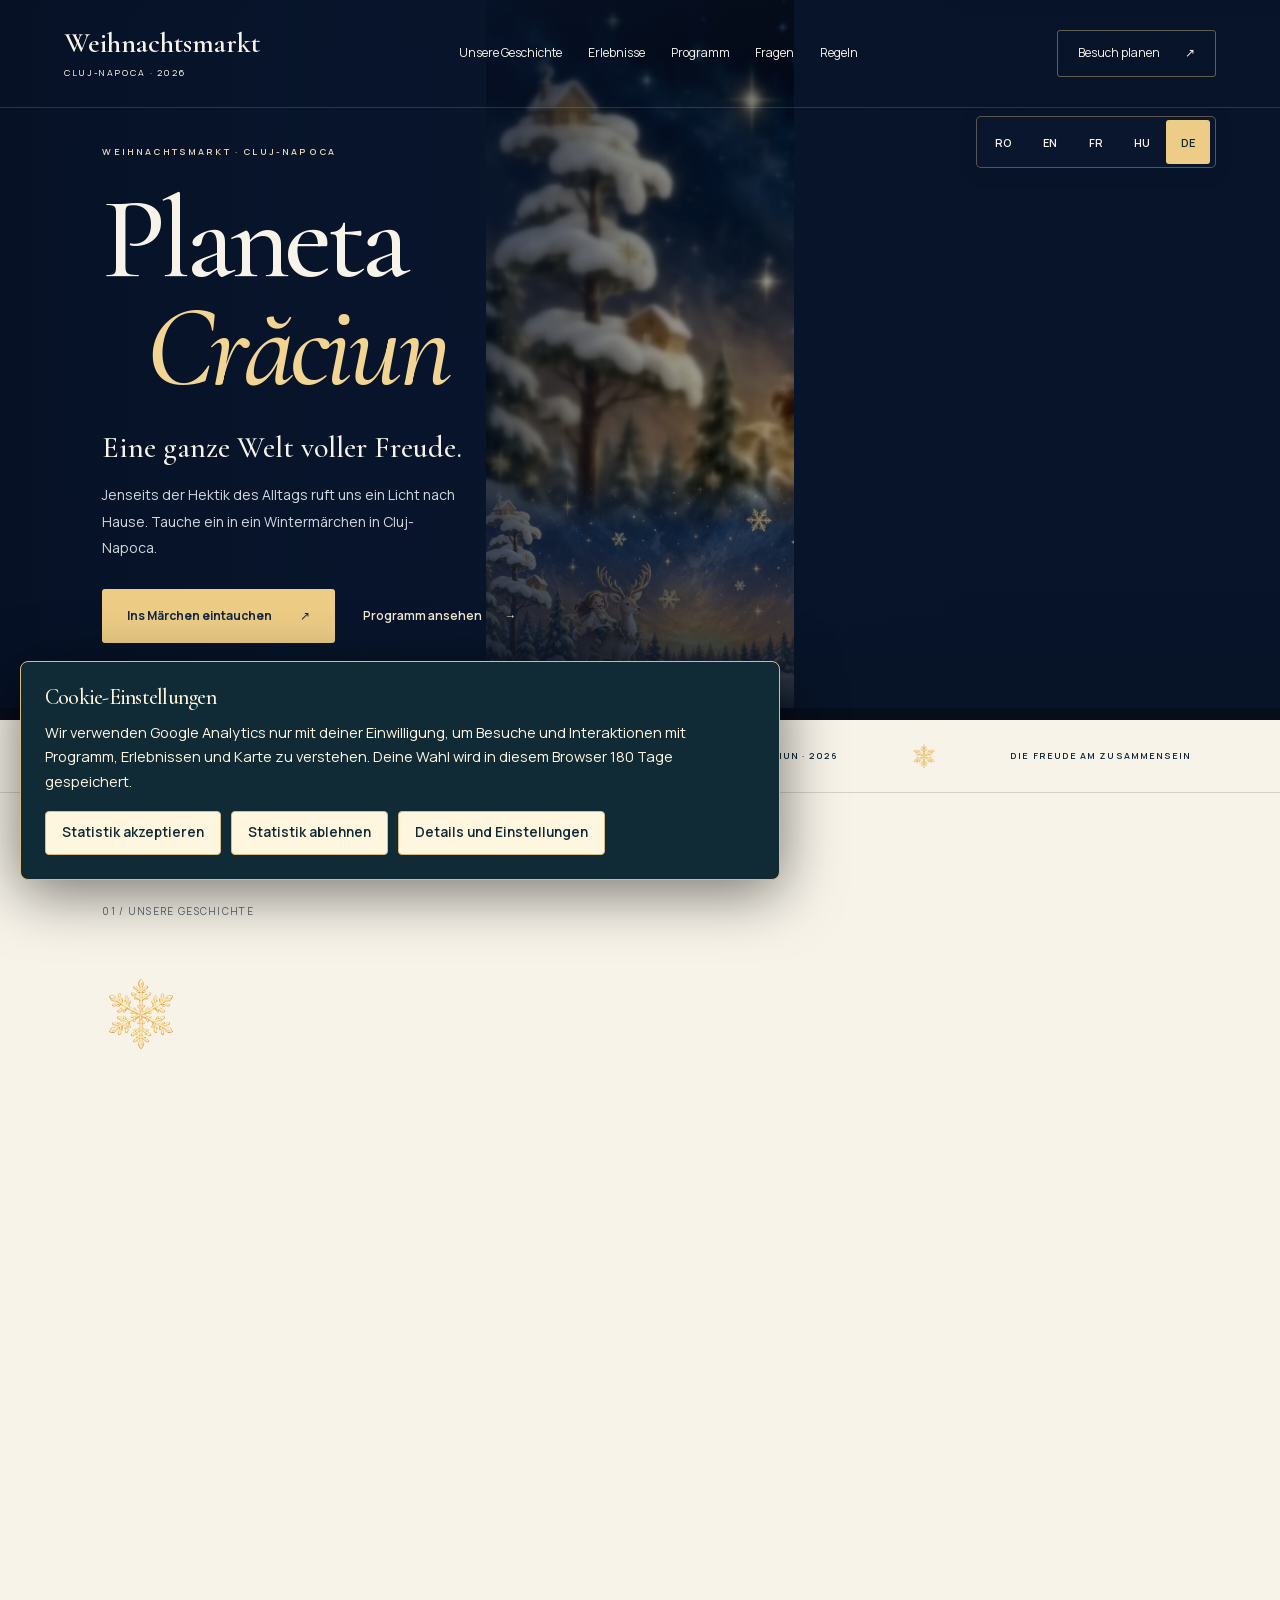
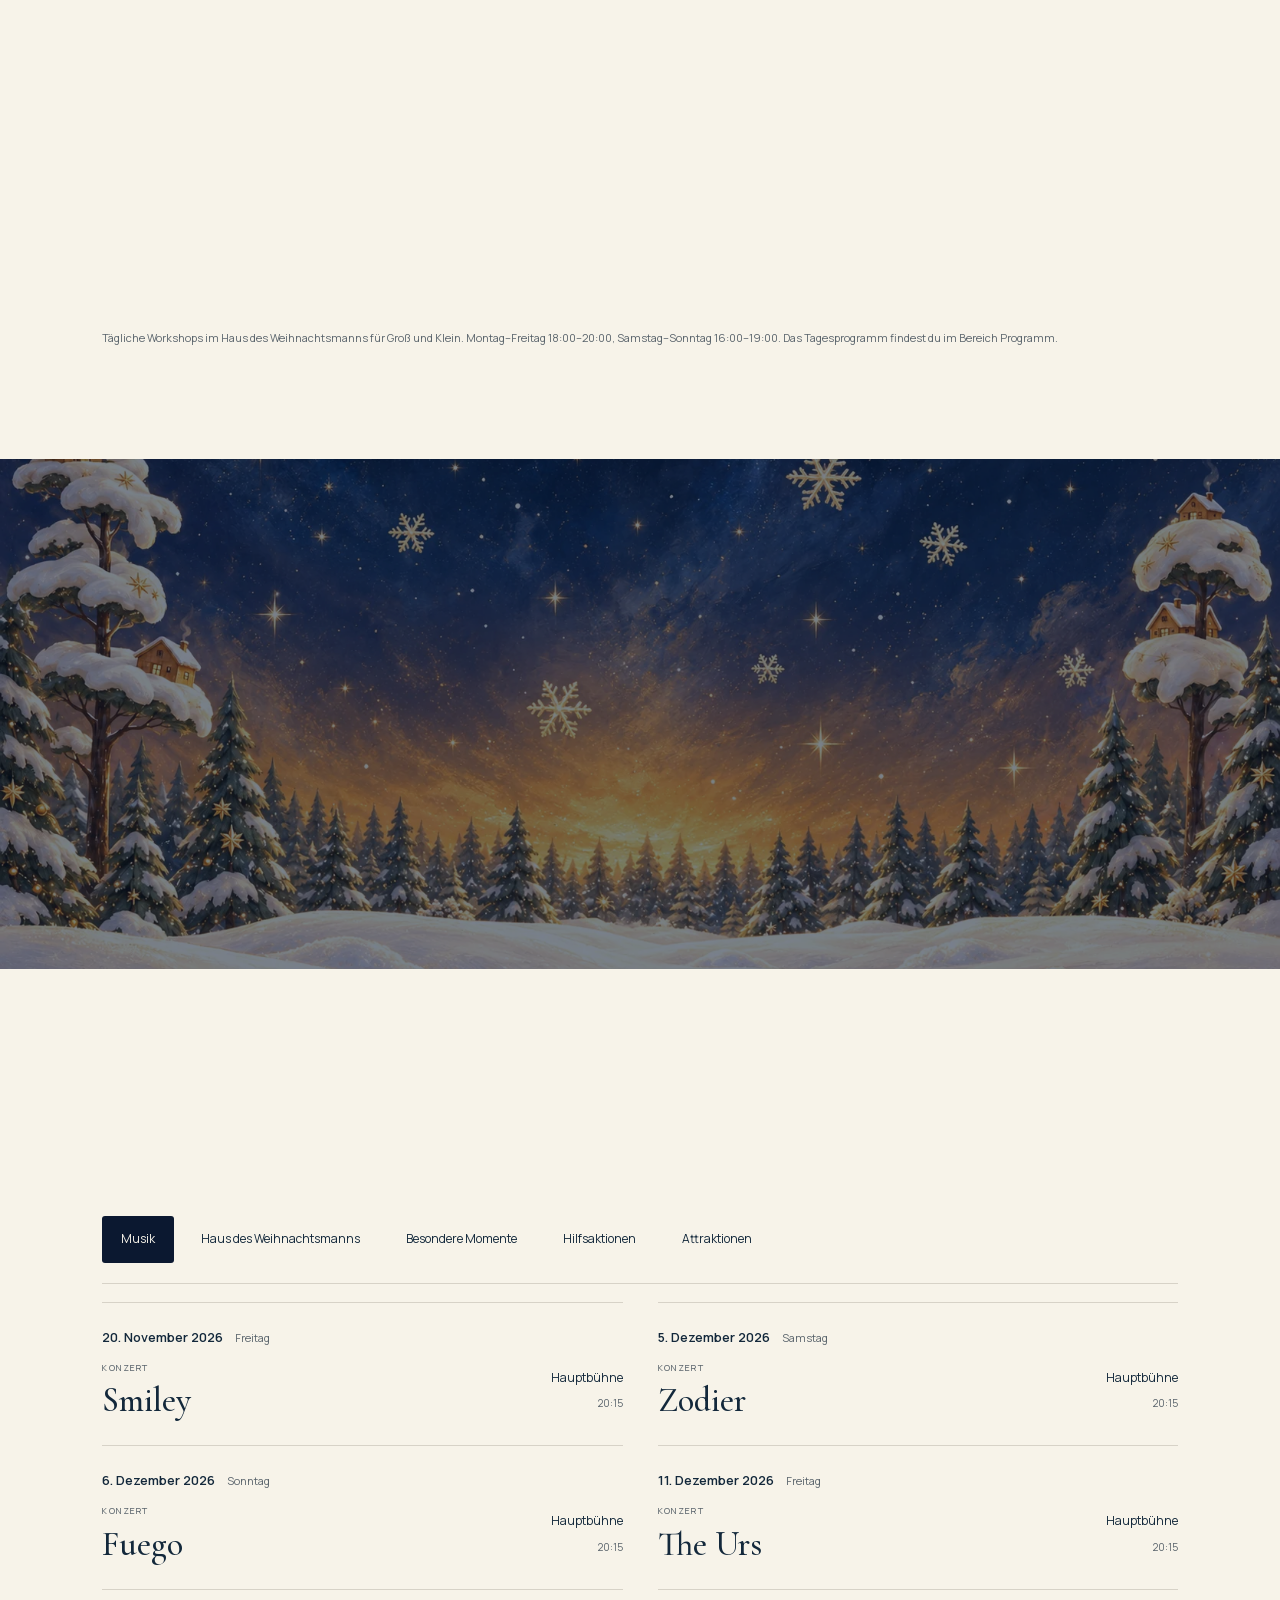
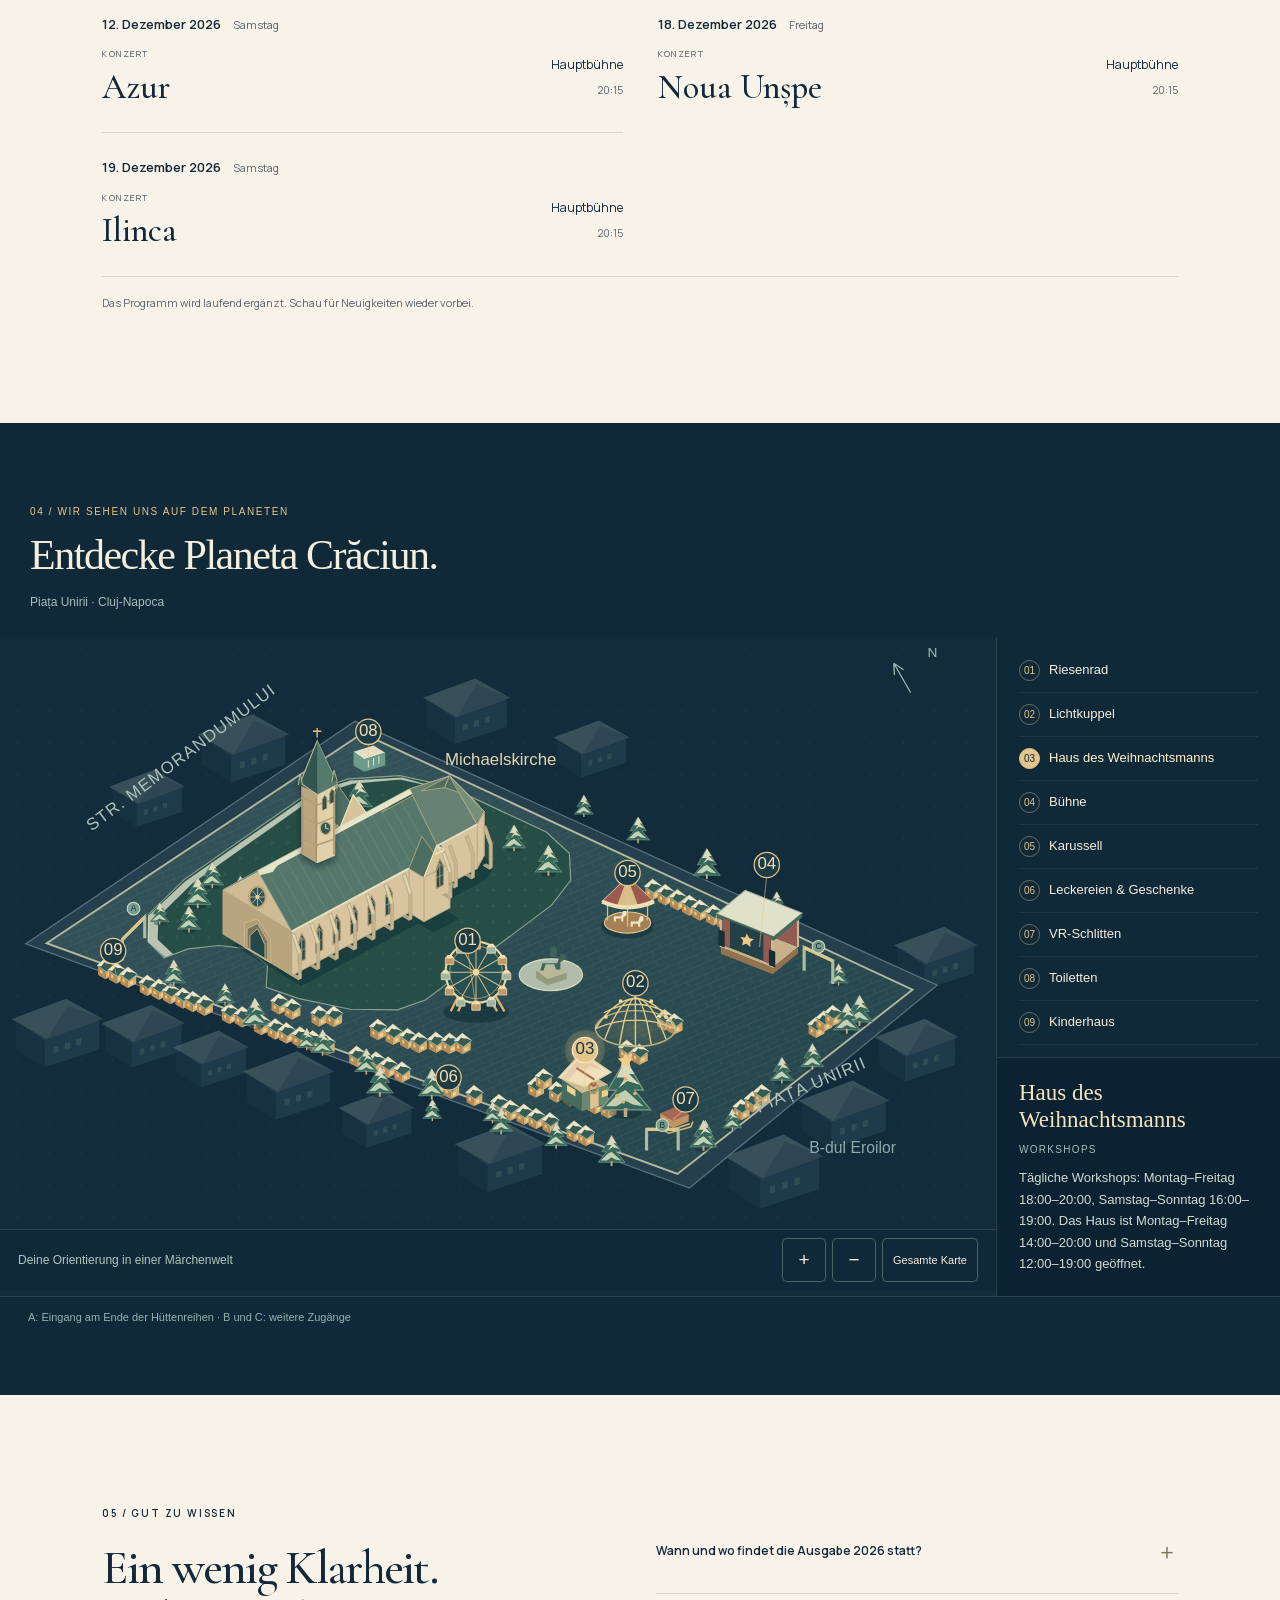
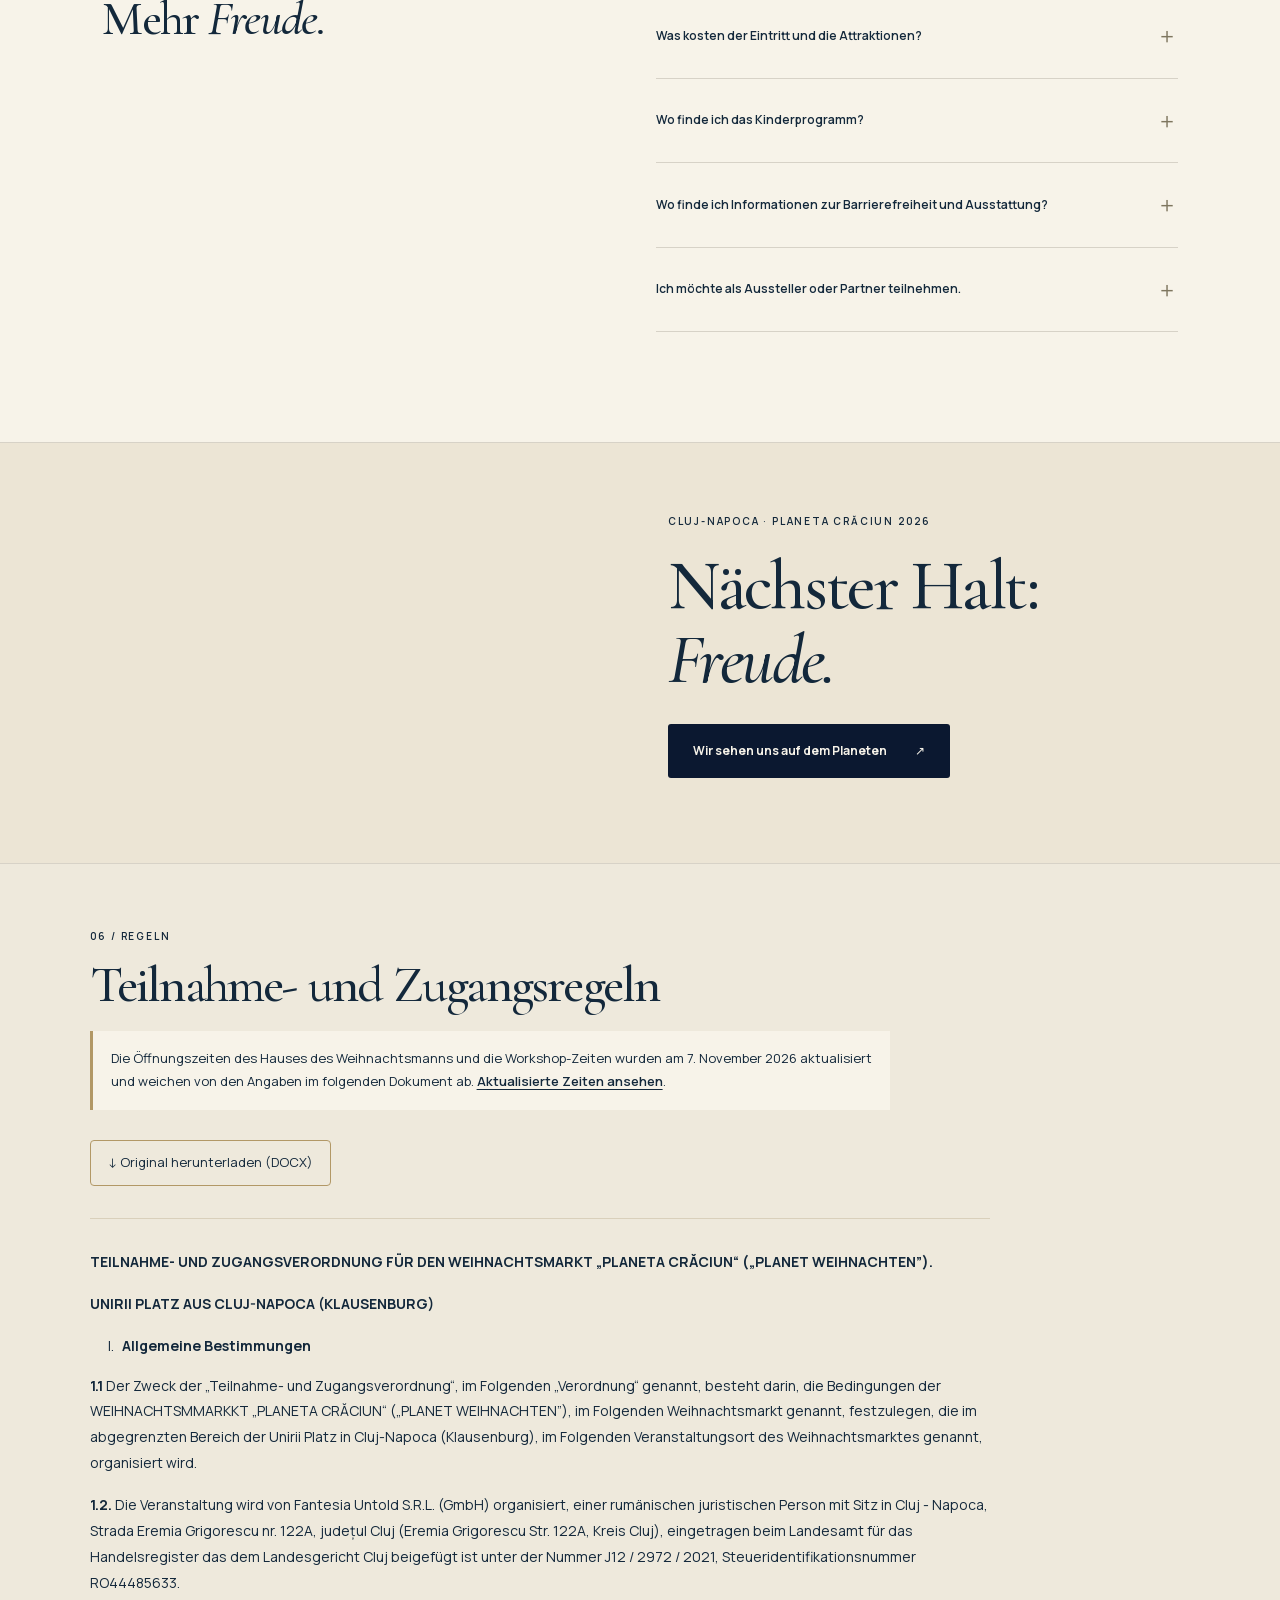
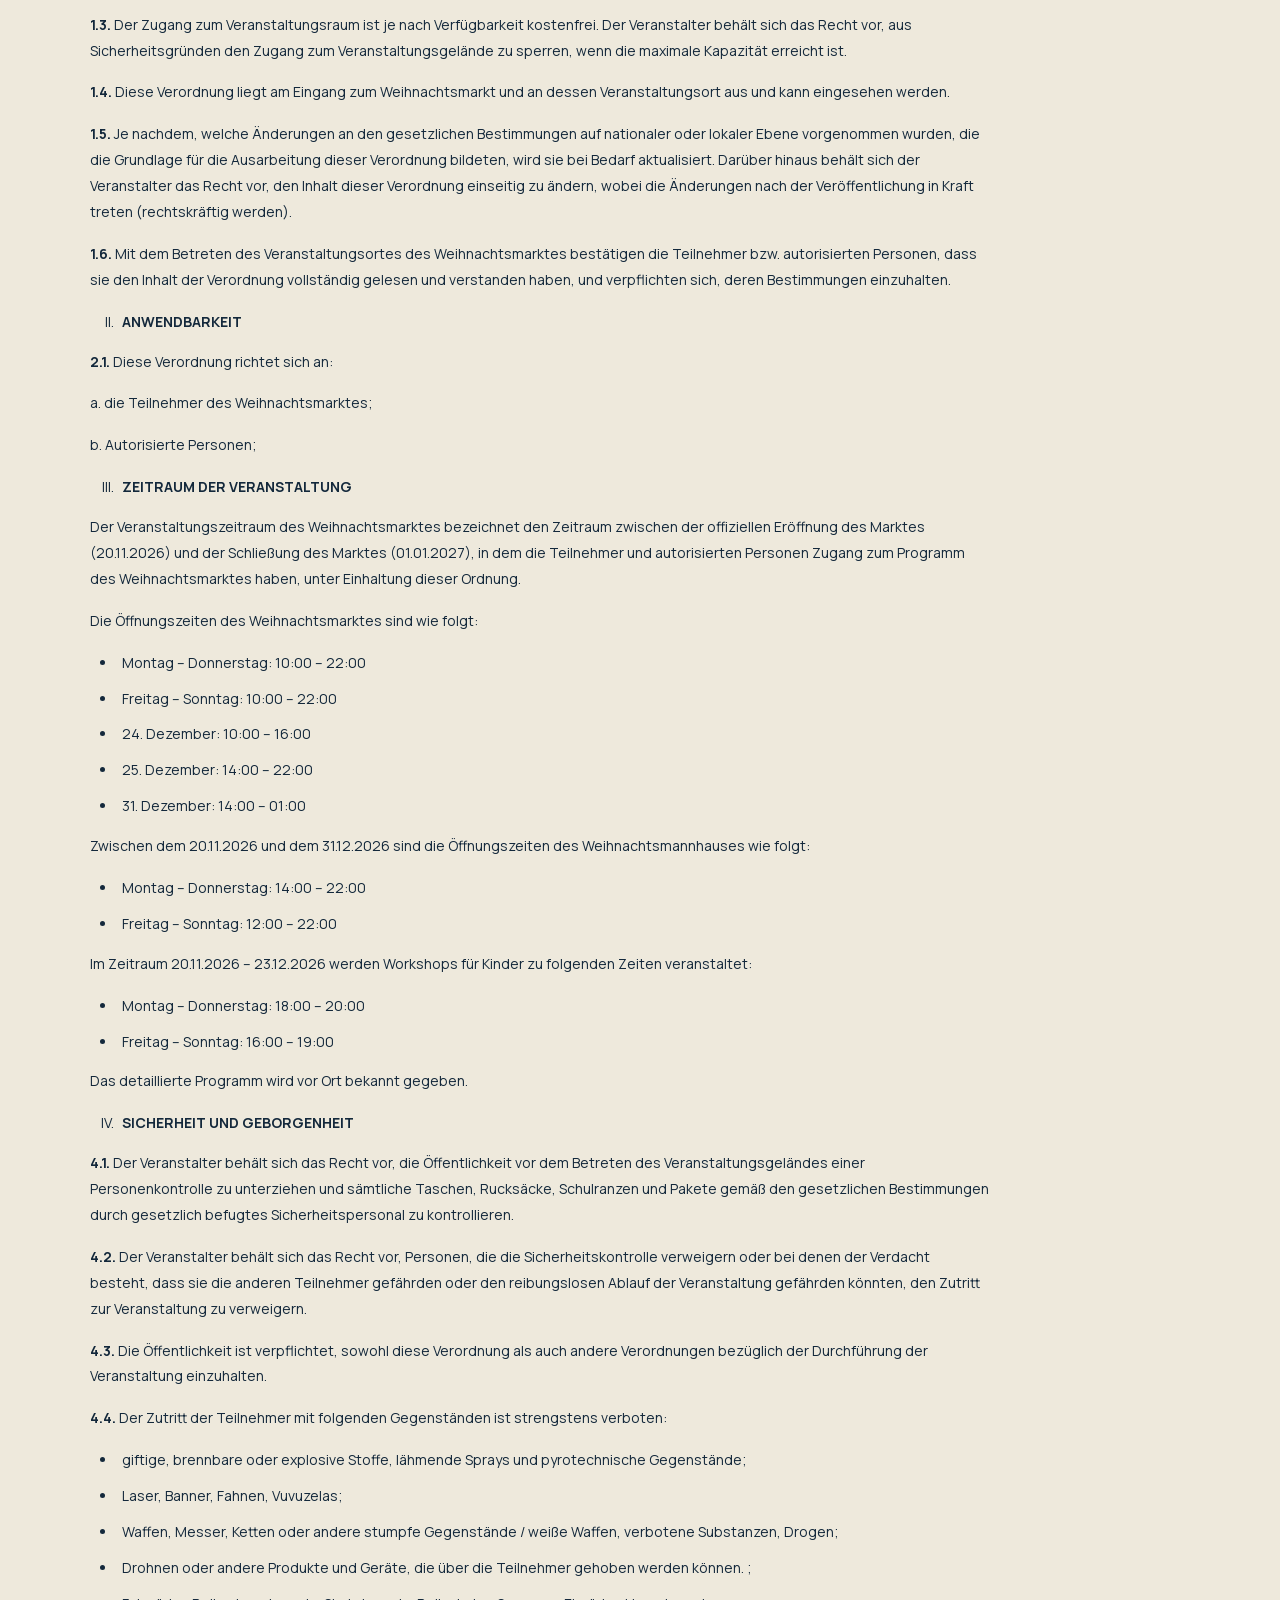
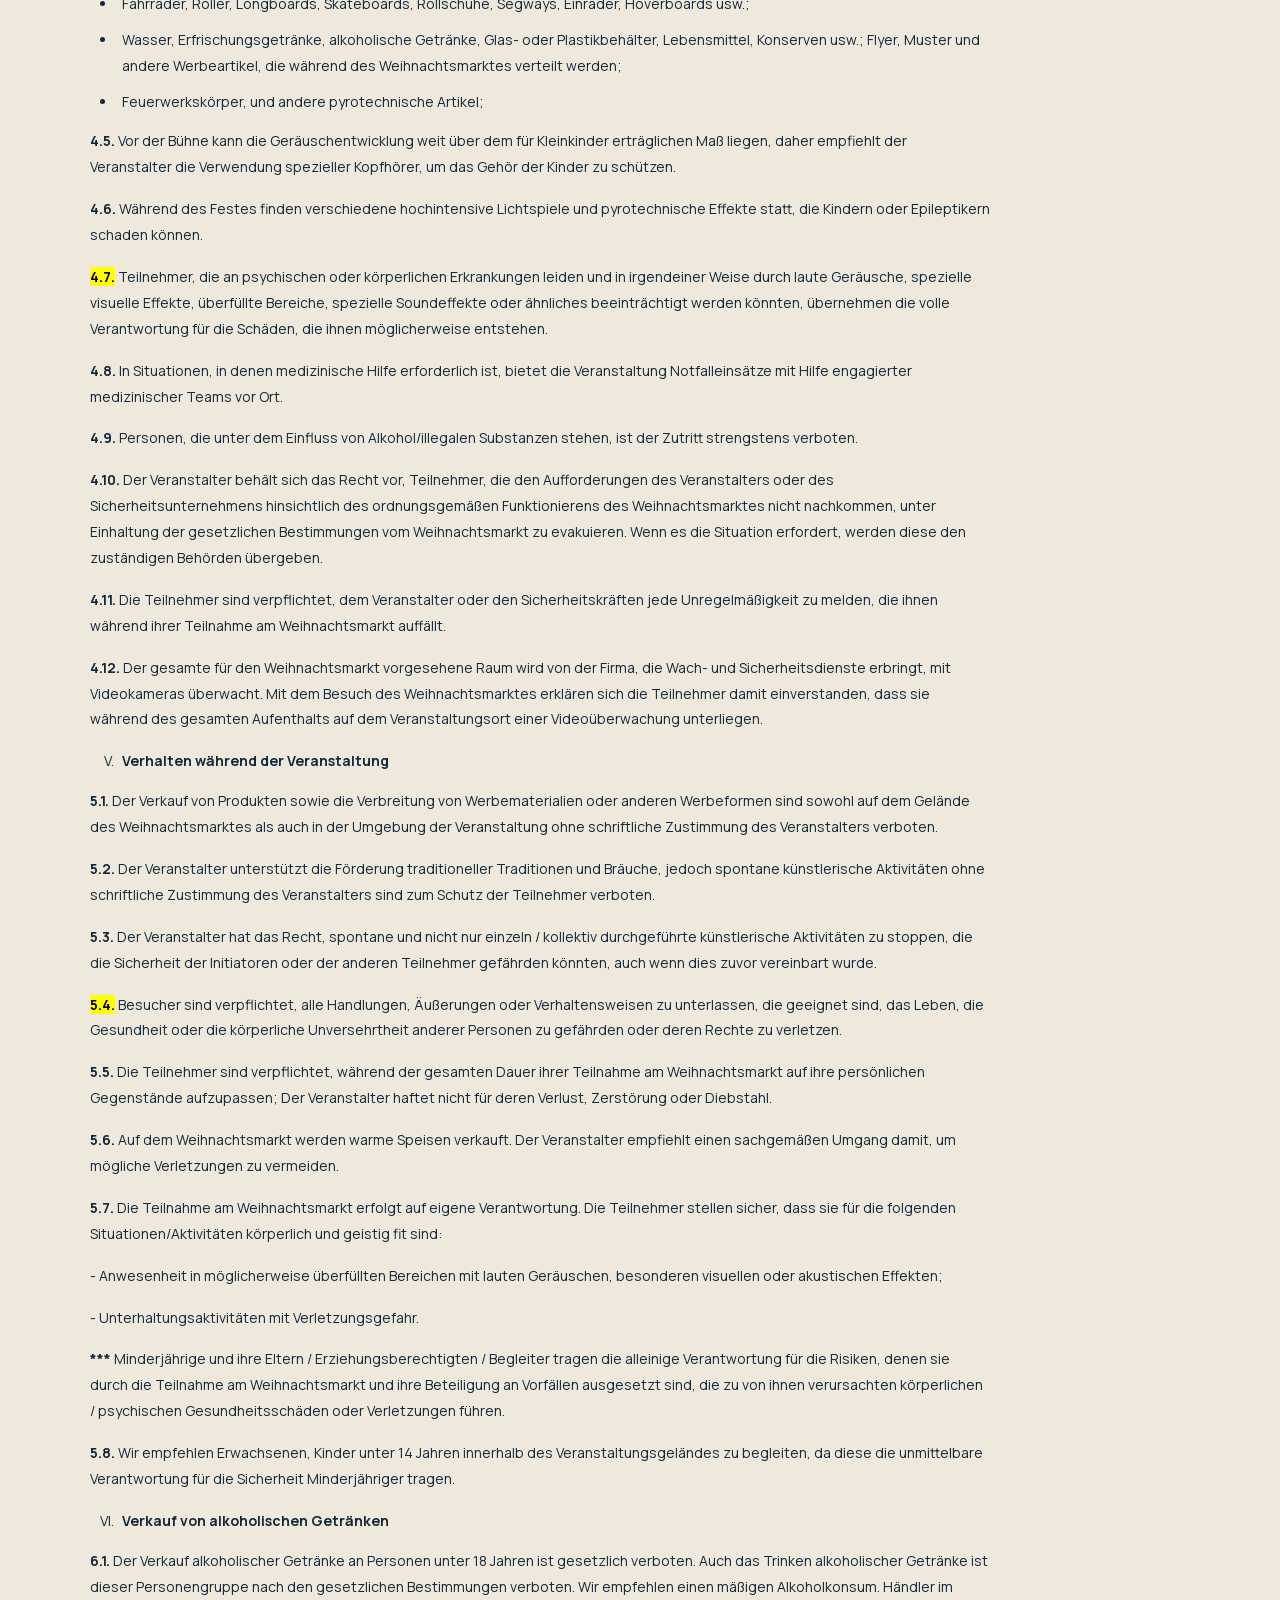
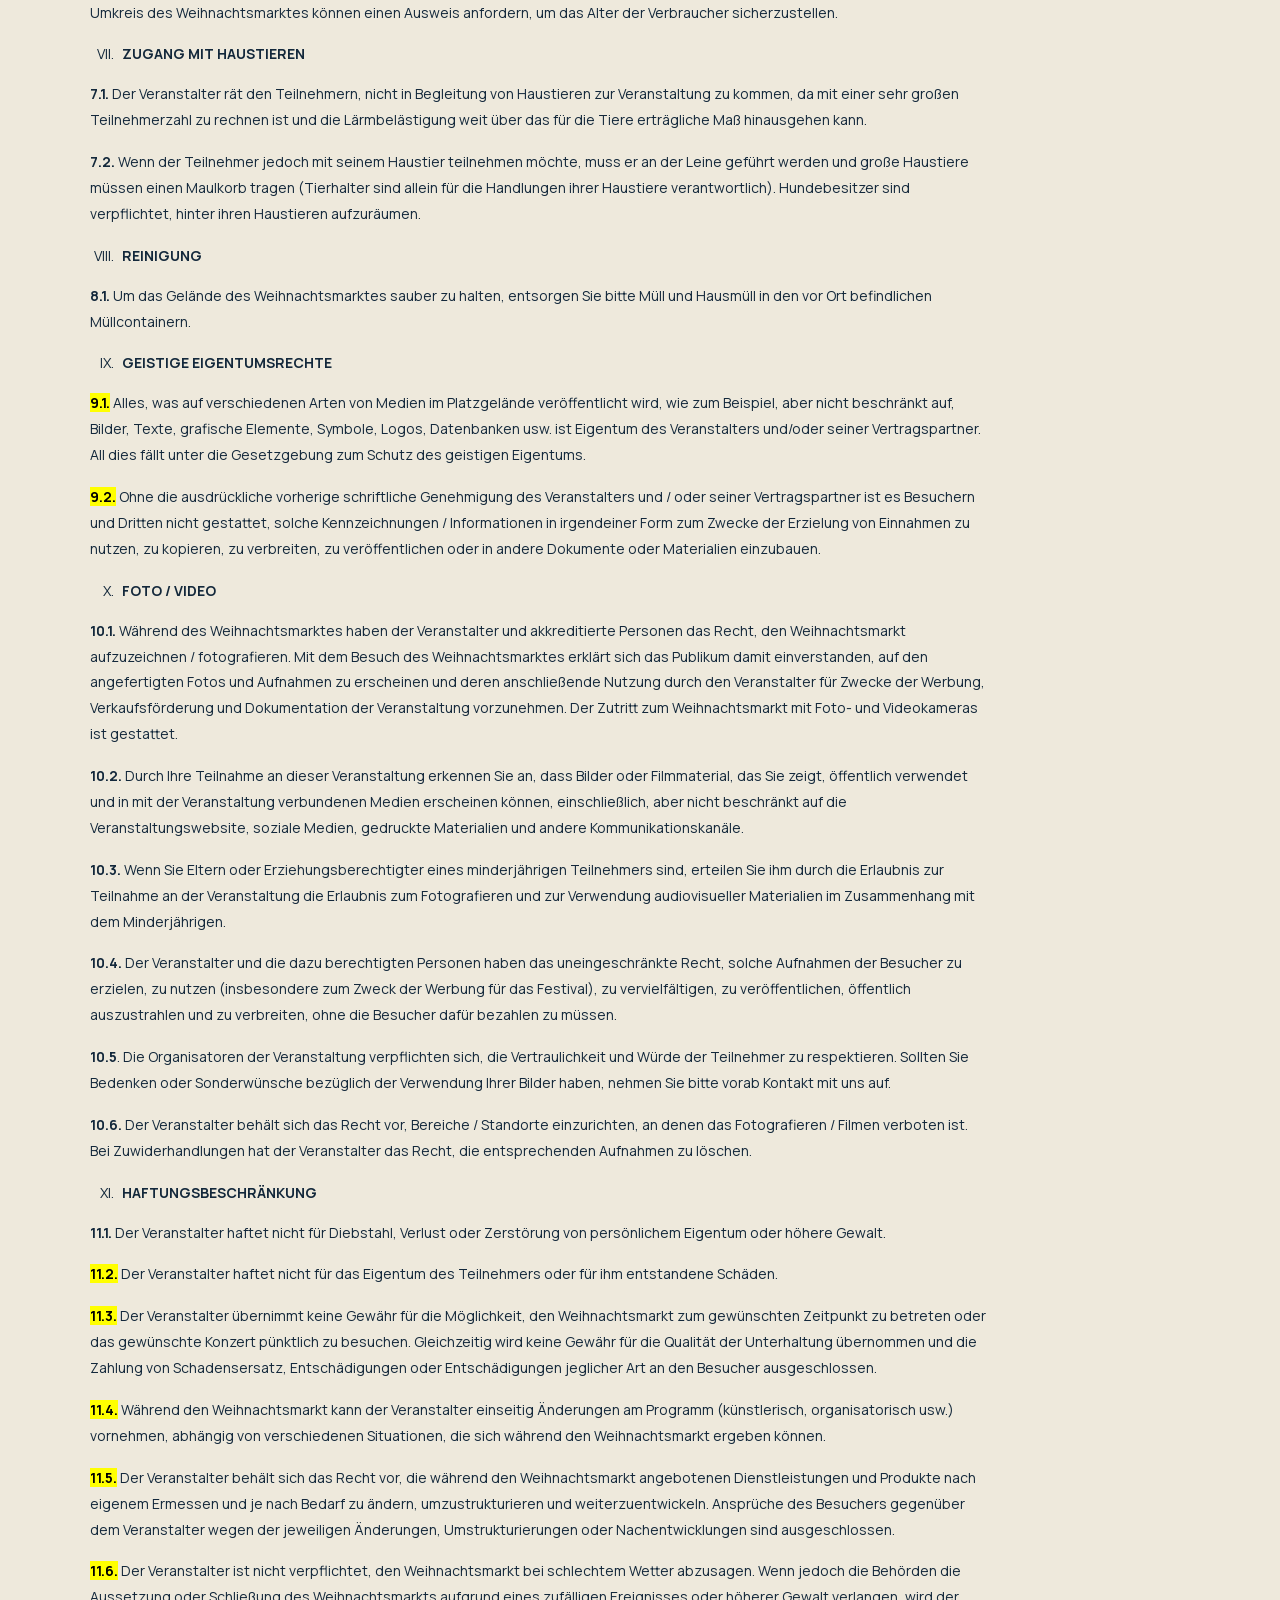
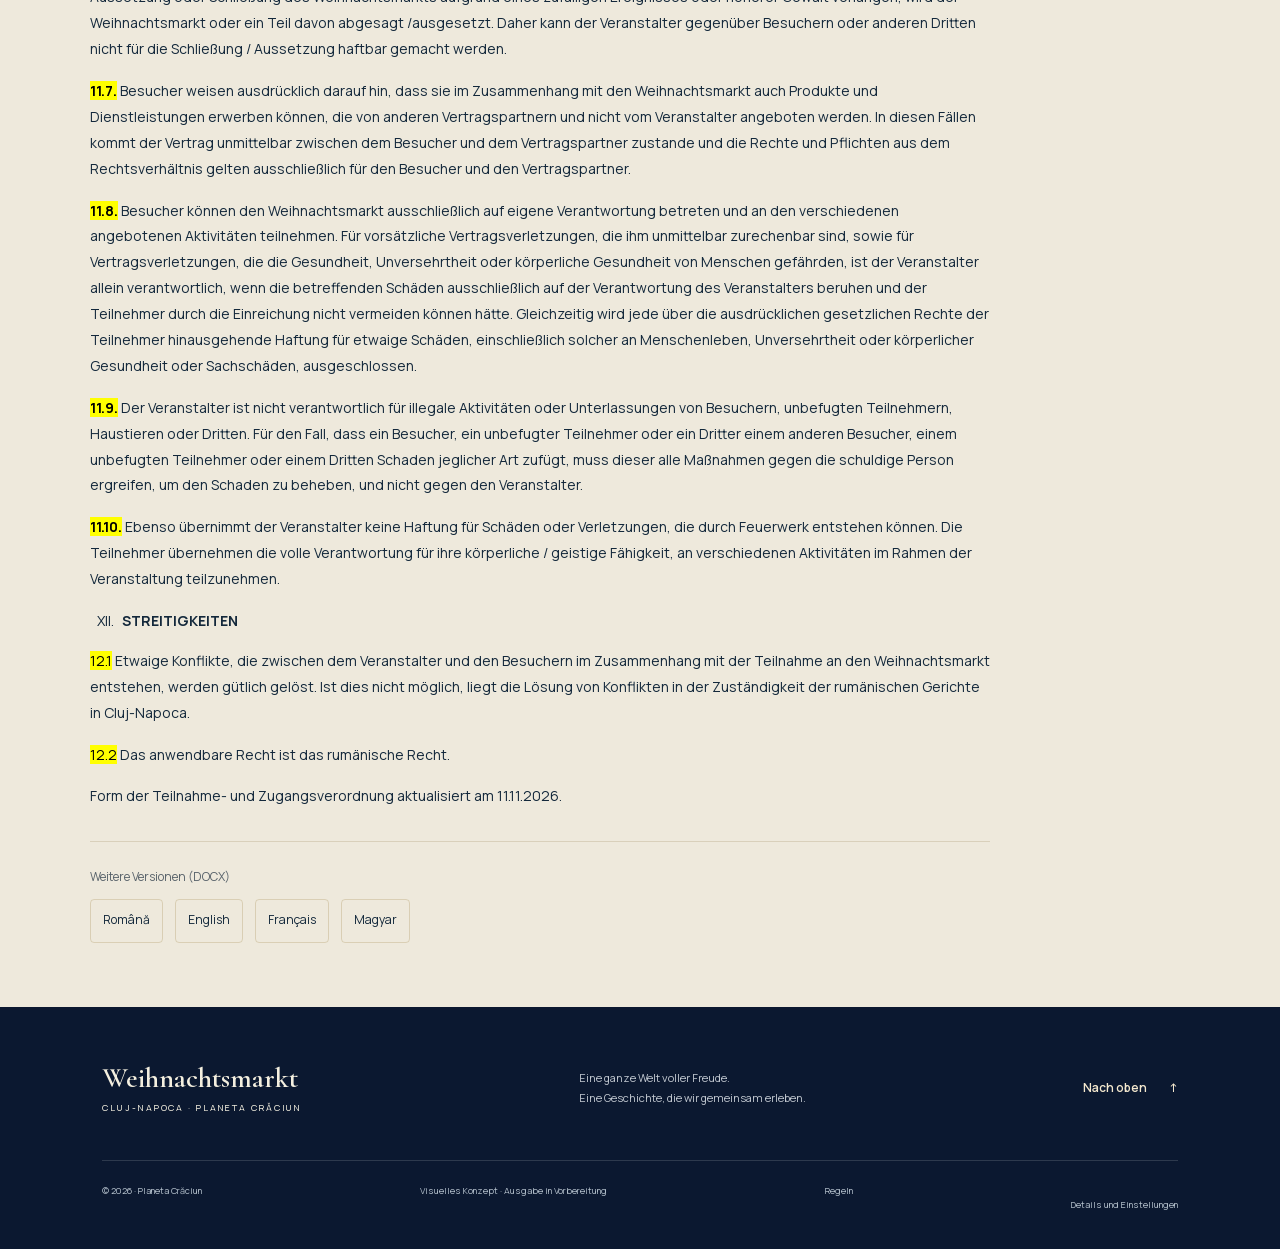
<file: de.html>
<!doctype html>
<html lang="de">
<head>
<meta charset="utf-8"><meta name="viewport" content="width=device-width, initial-scale=1">
<meta http-equiv="Content-Security-Policy" content="default-src 'self'; script-src 'self' https://www.googletagmanager.com; connect-src 'self' https://*.google-analytics.com https://*.analytics.google.com; style-src 'self'; font-src 'self'; img-src 'self' data:; object-src 'none'; base-uri 'none'; form-action 'none'"><meta name="referrer" content="strict-origin-when-cross-origin"><meta name="theme-color" content="#0b1830"><title>Planeta Crăciun 2026 | Weihnachtsmarkt Cluj-Napoca</title>
<meta name="description" content="Entdecke Planeta Crăciun, die märchenhafte Welt des Weihnachtsmarkts in Cluj-Napoca. Erlebnisse, Programm und Besucherinformationen zur Ausgabe 2026.">
<meta name="robots" content="noindex,nofollow"><meta property="og:type" content="website"><meta property="og:locale" content="de_DE"><meta property="og:title" content="Planeta Crăciun — Eine ganze Welt voller Freude"><meta property="og:description" content="Weihnachtsmarkt Cluj-Napoca • Ausgabe 2026"><meta property="og:image" content="https://saliery95.github.io/planeta-craciun-cluj-2026/assets/key-visual.webp">
<link rel="icon" type="image/webp" href="assets/snowflake.webp"><link rel="preload" as="image" href="assets/hero-film-desktop-poster.webp?v=9" media="(min-width:561px)" fetchpriority="high"><link rel="preload" as="image" href="assets/hero-film-mobile-poster.webp?v=9" media="(max-width:560px)" fetchpriority="high"><link rel="stylesheet" href="fonts.css"><link rel="stylesheet" href="styles.css?v=14"><link rel="stylesheet" href="hero-film.css?v=9"><link rel="stylesheet" href="event-map.css?v=8"><script src="locales/de.js?v=a70cde3d5cf0" defer></script><script src="language-links.js?v=1" defer></script><script src="content.js?v=15" defer></script><script src="app.js?v=15" defer></script><script src="event-map.js?v=8" defer></script><script type="module" src="hero-film.js?v=9"></script>
<link rel="stylesheet" href="language-switcher.css?v=1"><link rel="stylesheet" href="regulations.css?v=3"><!-- language-alternates --><link rel="alternate" hreflang="ro" href="index.html"><link rel="alternate" hreflang="en" href="en.html"><link rel="alternate" hreflang="fr" href="fr.html"><link rel="alternate" hreflang="hu" href="hu.html"><link rel="alternate" hreflang="de" href="de.html"><link rel="alternate" hreflang="x-default" href="index.html"><!-- /language-alternates --><link rel="stylesheet" href="analytics.css?v=1"><script src="analytics.js?v=1" defer></script></head>
<body>
<a class="skip-link" href="#main">Zum Inhalt springen</a>
<header class="site-header" id="top"><a href="#" class="brand" aria-label="Weihnachtsmarkt Cluj-Napoca, Startseite"><span class="brand-title">Weihnachtsmarkt</span><span class="brand-detail">CLUJ-NAPOCA · 2026</span></a><nav class="desktop-nav" aria-label="Hauptnavigation"><a href="#poveste">Unsere Geschichte</a><a href="#experiente">Erlebnisse</a><a href="#program">Programm</a><a href="#intrebari">Fragen</a><a href="#regulamente">Regeln</a></nav><a class="header-cta" href="#vizita">Besuch planen <span aria-hidden="true">↗</span></a><button class="menu-toggle" aria-expanded="false" aria-controls="mobile-nav">Menü <span aria-hidden="true">＋</span></button><nav id="mobile-nav" aria-label="Mobile Navigation"><a href="#poveste">Unsere Geschichte</a><a href="#experiente">Erlebnisse</a><a href="#program">Programm</a><a href="#vizita">Besuch planen</a><a href="#intrebari">Häufige Fragen</a><a href="#regulamente">Regeln</a></nav><nav class="language-switcher" aria-label="Sprache wählen"><a href="index.html" lang="ro" hreflang="ro" aria-label="Română" title="Română">RO</a><a href="en.html" lang="en" hreflang="en" aria-label="English" title="English">EN</a><a href="fr.html" lang="fr" hreflang="fr" aria-label="Français" title="Français">FR</a><a href="hu.html" lang="hu" hreflang="hu" aria-label="Magyar" title="Magyar">HU</a><a href="de.html" lang="de" hreflang="de" aria-label="Deutsch" title="Deutsch" aria-current="page">DE</a></nav></header>
<main id="main">
<section class="hero" aria-labelledby="hero-title">
<div class="hero-film-frame" aria-hidden="true"><picture class="hero-poster"><source media="(max-width:560px)" srcset="assets/hero-film-mobile-poster.webp?v=9"><img src="assets/hero-film-desktop-poster.webp?v=9" alt="" width="1600" height="900" fetchpriority="high"></picture><video class="hero-film" id="hero-film" muted playsinline preload="none" tabindex="-1" disablepictureinpicture></video></div><div class="hero-shade"></div>
<div class="hero-copy"><p class="eyebrow light">WEIHNACHTSMARKT · CLUJ-NAPOCA</p><h1 id="hero-title"><span>Planeta</span><em>Crăciun</em></h1><p class="hero-tagline">Eine ganze Welt voller Freude.</p><p class="hero-description">Jenseits der Hektik des Alltags ruft uns ein Licht nach Hause. Tauche ein in ein Wintermärchen in Cluj-Napoca.</p><div class="hero-actions"><a class="button gold" href="#experiente">Ins Märchen eintauchen <span aria-hidden="true">↗</span></a><a class="text-link light-link" href="#program">Programm ansehen <span aria-hidden="true">→</span></a></div><p class="edition-note"><span class="status-dot" aria-hidden="true"></span> Ausgabe 2026 · Details folgen in Kürze</p></div>
<a class="scroll-cue" href="#poveste"><span aria-hidden="true">↓</span> Lass das Märchen beginnen</a></section>
<div class="chapter-strip" aria-label="Ausgabe 2026"><span>EIN UNVERGESSLICHER WINTER</span><img src="assets/snowflake.webp" width="26" height="26" alt=""><span>CLUJ-NAPOCA</span><img src="assets/snowflake.webp" width="26" height="26" alt=""><span>PLANETA CRĂCIUN · 2026</span><img src="assets/snowflake.webp" width="26" height="26" alt=""><span>DIE FREUDE AM ZUSAMMENSEIN</span></div>
<section class="story section-pad" id="poveste" aria-labelledby="story-title"><div class="story-label"><span class="chapter-number">01 / UNSERE GESCHICHTE</span><img src="assets/snowflake.webp" width="78" height="78" loading="lazy" alt=""></div><div class="story-copy reveal"><p class="eyebrow">FÜR DAS KIND IN UNS ALLEN</p><h2 id="story-title">Manche Orte besucht man.<br>Andere <em>fühlt man.</em></h2><div class="story-bottom"><p>Der Duft von Zimt. Ein Licht, das einen kalten Abend wärmt. Eine Hand, die man etwas fester hält. Weihnachten besteht aus kleinen Dingen, die irgendwann alles bedeuten.</p><p>Planeta Crăciun lädt dich ein, langsamer zu werden. Dich umzusehen. Und mit deinen Lieblingsmenschen die Freude am Hiersein neu zu entdecken.</p></div></div></section>
<section class="experiences section-pad" id="experiente" aria-labelledby="experiences-title"><div class="section-heading reveal"><div><p class="eyebrow">02 / UNSERE WELT ENTDECKEN</p><h2 id="experiences-title">Folge deiner <em>Freude.</em></h2></div><p>Jede Geschichte hat einen Anfang.<br>Wo möchtest du beginnen?</p></div><div class="experience-grid"><button class="experience-card card-wonder reveal" data-story="wonder"><div class="card-top"><span>FÜR KLEIN UND GROSS</span><span aria-hidden="true">01</span></div><div class="card-art"><img src="assets/rocking-horse.webp" width="650" height="433" loading="lazy" alt="Weißes Märchenschaukelpferd mit goldenen Details"></div><div class="card-bottom"><div><h3>Zurück in die Kindheit</h3><p>Tägliche Workshops im Haus des Weihnachtsmanns.</p></div><span class="round-arrow" aria-hidden="true">↗</span></div></button><button class="experience-card card-taste reveal" data-story="taste"><div class="card-top"><span>GENUSS, DER UNS ZUSAMMENBRINGT</span><span aria-hidden="true">02</span></div><div class="card-art"><img src="assets/cottage.webp" width="650" height="600" loading="lazy" alt="Beleuchtetes, schneebedecktes Lebkuchenhaus"></div><div class="card-bottom"><div><h3>Der Geschmack der Festtage</h3><p>Eine süße Pause. Eine warme Erinnerung.</p></div><span class="round-arrow" aria-hidden="true">↗</span></div></button><button class="experience-card card-gift reveal" data-story="gift"><div class="card-top"><span>DIE FREUDE AM SCHENKEN</span><span aria-hidden="true">03</span></div><div class="card-art"><img src="assets/gift.webp" width="493" height="500" loading="lazy" alt="Cremefarbenes Geschenk mit goldenem und grünem Band"></div><div class="card-bottom"><div><h3>Geschenke mit Geschichte</h3><p>Mit Gedanken an einen besonderen Menschen ausgewählt.</p></div><span class="round-arrow" aria-hidden="true">↗</span></div></button></div><p class="section-footnote">Tägliche Workshops im Haus des Weihnachtsmanns für Groß und Klein. Montag–Freitag 18:00–20:00, Samstag–Sonntag 16:00–19:00. Das Tagesprogramm findest du im Bereich Programm.</p></section>
<section class="interlude" aria-label="Die Freude am Zusammensein"><img src="assets/winter-landscape.webp" alt="Illustrierte Winterlandschaft mit verschneitem Wald und goldenem Licht" loading="lazy" width="1670" height="941"><div class="interlude-copy reveal"><p class="eyebrow light">EINANDER NÄHER</p><p class="interlude-title">Am schönsten<br>ist es <em>gemeinsam.</em></p><a class="text-link light-link" href="#vizita">Zeit für einen märchenhaften Abend <span aria-hidden="true">↗</span></a></div></section>
<section class="program section-pad" id="program" aria-labelledby="program-title"><div class="section-heading reveal"><div><p class="eyebrow">03 / DER PLANETENKALENDER</p><h2 id="program-title" tabindex="-1">Abende werden zu <em>Erinnerungen.</em></h2></div><p>Konzerte, Workshops und schöne Entdeckungen.<br>Wähle dein Erlebnis auf Planeta Crăciun.</p></div><div class="program-controls"><div class="filter-group" role="tablist" aria-label="Entdecke das Programm"><button id="tab-music" class="filter active" role="tab" aria-selected="true" aria-controls="program-results" data-category="music">Musik</button><button id="tab-kids" class="filter" role="tab" aria-selected="false" aria-controls="program-results" tabindex="-1" data-category="kids">Haus des Weihnachtsmanns</button><button id="tab-special" class="filter" role="tab" aria-selected="false" aria-controls="program-results" tabindex="-1" data-category="special">Besondere Momente</button><button id="tab-campaigns" class="filter" role="tab" aria-selected="false" aria-controls="program-results" tabindex="-1" data-category="campaigns">Hilfsaktionen</button><button id="tab-attractions" class="filter" role="tab" aria-selected="false" aria-controls="program-results" tabindex="-1" data-category="attractions">Attraktionen</button></div></div><div class="program-house-hours" id="program-house-hours" hidden><div><h3>Öffnungszeiten im Haus des Weihnachtsmanns</h3><p>Montag–Freitag: 14:00–20:00</p><p>Samstag–Sonntag: 12:00–19:00</p></div><div><h3>Workshop-Zeiten</h3><p>Montag–Freitag: 18:00–20:00</p><p>Samstag–Sonntag: 16:00–19:00</p></div></div><div class="program-days" id="program-days" hidden><button id="program-prev" class="day-step" aria-label="Vorheriger Tag">←</button><label class="date-label">Tag auswählen <input type="date" id="program-date" min="2026-11-20" max="2026-12-23" value="2026-11-20" aria-label="Tag für das Programm auswählen"></label><button id="program-next" class="day-step" aria-label="Nächster Tag">→</button></div><div class="program-results" id="program-results" role="tabpanel" aria-labelledby="tab-music" tabindex="0"></div><p class="program-note" id="program-note"></p></section>
<section class="event-map-section" id="vizita" aria-labelledby="dm-title"><div id="pc-drawn-map" aria-labelledby="dm-title" data-zoomed="false">
 <header class="dm-heading"><p class="dm-eyebrow">04 / WIR SEHEN UNS AUF DEM PLANETEN</p><h2 id="dm-title">Entdecke Planeta Crăciun.</h2><p class="dm-location">Piața Unirii · Cluj-Napoca</p></header>
 <div class="dm-viewport">
 <svg xmlns="http://www.w3.org/2000/svg" viewBox="45 30 945 555" class="christmas-plan" role="img" aria-labelledby="map-art-title map-art-desc">
<title id="map-art-title">Planeta Crăciun — illustrierter Plan der Piața Unirii</title><desc id="map-art-desc">Die Michaelskirche, das Riesenrad, die Lichtkuppel, das Karussell, die Bühne, das Haus des Weihnachtsmanns und die Hüttenreihen, angeordnet nach dem bereitgestellten Lageplan.</desc>
<defs>
 <pattern id="pc2-grain" width="30" height="30" patternUnits="userSpaceOnUse"><circle cx="2" cy="4" r=".65" fill="#e5d4ad" opacity=".09"/><circle cx="20" cy="24" r=".5" fill="#e5d4ad" opacity=".06"/></pattern>
 <pattern id="pc2-paving" width="19" height="10" patternUnits="userSpaceOnUse" patternTransform="rotate(-23)"><path d="M0 0H19M0 5H19M0 0V5M10 5V10M19 0V5" stroke="#acc2b4" opacity=".13" stroke-width=".55"/></pattern>
 <pattern id="pc2-lawn" width="15" height="15" patternUnits="userSpaceOnUse"><path d="m2 10 1-3m-1 3 3-2" stroke="#9eb4a0" opacity=".13" stroke-width="1"/></pattern>
 <linearGradient id="pc2-floor" x1="0" y1="0" x2="1" y2="1"><stop stop-color="#36545b"/><stop offset="1" stop-color="#24454c"/></linearGradient>
 <radialGradient id="pc2-lights"><stop stop-color="#f2cc7d" stop-opacity=".19"/><stop offset="1" stop-color="#f2cc7d" stop-opacity="0"/></radialGradient>
 <filter id="pc2-shadow" x="-30%" y="-40%" width="160%" height="200%"><feDropShadow dx="0" dy="4" stdDeviation="3" flood-color="#061a25" flood-opacity=".45"/></filter>
 <g id="pc2-hut"><path d="M-7-4 2-7 8-3 0 1Z" fill="#f2e3be"/><path d="m-7-4 7 5v7l-7-4Z" fill="#b58b58"/><path d="m0 1 8-4v7L0 8Z" fill="#d1af74"/><path d="M-8-5 0-12 9-5 1 1Z" fill="#365b55" stroke="#8fae99" stroke-width=".8"/><path d="M-8-5 0-12 9-5 4-7 1-7-1-8-4-4Z" fill="#f1e5c7"/><path d="M2 2 5 1v3L2 5Z" fill="#f4d18a"/><path d="m-5-1 2 1v3l-2-1Z" fill="#efc675"/></g>
 <g id="pc2-building"><path d="M-30-11 12-24 36-10-7 5Z" fill="#344b59"/><path d="m-30-11 23 16v21l-23-14Z" fill="#1b3545"/><path d="m-7 5 43-15v22L-7 26Z" fill="#294555"/><path d="M-33-12 10-28 39-12-5 4Z" fill="#435a64"/><path d="m-33-12 43-16 29 16-28-11-16 27Z" fill="#789087" opacity=".3"/><path d="m0 10 4-1v5l-4 1m9-8 4-1v5l-4 1m9-8 4-1v5l-4 1" fill="#96a89c" opacity=".3"/></g>
</defs>
<rect width="1000" height="650" fill="#132c3b"/><rect width="1000" height="650" fill="url(#pc2-grain)"/>

<use href="#pc2-building" transform="translate(95.7 400.3) scale(1.2)" opacity=".58"/>
<use href="#pc2-building" transform="translate(177.6 403.3) scale(1.1)" opacity=".58"/>
<use href="#pc2-building" transform="translate(242.2 424.8) scale(1.0)" opacity=".58"/>
<use href="#pc2-building" transform="translate(315.0 450.1) scale(1.2)" opacity=".58"/>
<use href="#pc2-building" transform="translate(399.4 482.2) scale(1.0)" opacity=".58"/>
<use href="#pc2-building" transform="translate(515.9 518.7) scale(1.2)" opacity=".58"/>
<use href="#pc2-building" transform="translate(775.3 531.8) scale(1.3)" opacity=".58"/>
<use href="#pc2-building" transform="translate(842.1 477.7) scale(1.2)" opacity=".58"/>
<use href="#pc2-building" transform="translate(911.4 416.4) scale(1.1)" opacity=".58"/>
<use href="#pc2-building" transform="translate(929.6 329.1) scale(1.1)" opacity=".58"/>
<use href="#pc2-building" transform="translate(603.2 130.6) scale(1.0)" opacity=".58"/>
<use href="#pc2-building" transform="translate(484.4 94.9) scale(1.15)" opacity=".58"/>
<use href="#pc2-building" transform="translate(272.6 130.3) scale(1.2)" opacity=".58"/>
<use href="#pc2-building" transform="translate(181.5 177.4) scale(1.0)" opacity=".58"/>
<polygon points="69.51,314.39 381.89,103.35 934.18,353.70 699.06,546.16" fill="#263f4e" stroke="#58717a" stroke-width="1.2" />
<polygon points="89.26,313.88 388.91,114.73 910.76,357.98 687.75,532.77" fill="url(#pc2-floor)" stroke="#b2ba9b" stroke-width="1.8" />
<polygon points="89.26,313.88 388.91,114.73 910.76,357.98 687.75,532.77" fill="url(#pc2-paving)" stroke="none" stroke-width="1" />
<polygon points="200.79,327.66 185.52,312.58 185.96,286.34 220.04,253.30 340.48,169.18 375.71,158.01 424.30,154.85 470.49,164.89 520.75,188.57 563.31,208.36 585.23,228.53 586.48,254.21 568.29,277.74 449.02,367.47 422.09,377.19 377.17,376.57 328.64,366.45 297.52,355.73 298.80,334.77 279.09,319.01 252.86,316.09 223.78,319.24" fill="#264d46" stroke="#8ba18c" stroke-width="1.1" />
<polygon points="200.79,327.66 185.52,312.58 185.96,286.34 220.04,253.30 340.48,169.18 375.71,158.01 424.30,154.85 470.49,164.89 520.75,188.57 563.31,208.36 585.23,228.53 586.48,254.21 568.29,277.74 449.02,367.47 422.09,377.19 377.17,376.57 328.64,366.45 297.52,355.73 298.80,334.77 279.09,319.01 252.86,316.09 223.78,319.24" fill="url(#pc2-lawn)" stroke="none" stroke-width="1" />
<polygon points="201.59,326.97 185.19,312.26 185.57,288.18 220.54,255.28 342.91,170.09 377.33,159.61 426.81,156.59 458.65,165.80 424.41,158.67 379.70,162.69 346.72,173.11 227.17,257.38 195.25,288.84 194.61,310.44 209.15,324.06" fill="#dce3cc" stroke="none" stroke-width="1" opacity=".8"/>
<use href="#pc2-hut" transform="translate(145.02 340.03)"/>
<use href="#pc2-hut" transform="translate(155.37 344.32)"/>
<use href="#pc2-hut" transform="translate(166.29 348.43)"/>
<use href="#pc2-hut" transform="translate(184.57 356.10)"/>
<use href="#pc2-hut" transform="translate(195.72 359.71)"/>
<use href="#pc2-hut" transform="translate(206.64 363.81)"/>
<use href="#pc2-hut" transform="translate(218.44 368.06)"/>
<use href="#pc2-hut" transform="translate(227.82 371.39)"/>
<use href="#pc2-hut" transform="translate(238.97 374.99)"/>
<use href="#pc2-hut" transform="translate(262.49 382.65)"/>
<use href="#pc2-hut" transform="translate(274.77 385.88)"/>
<use href="#pc2-hut" transform="translate(292.73 393.24)"/>
<use href="#pc2-hut" transform="translate(305.99 397.43)"/>
<use href="#pc2-hut" transform="translate(316.58 401.22)"/>
<use href="#pc2-hut" transform="translate(329.51 405.09)"/>
<use href="#pc2-hut" transform="translate(341.55 408.83)"/>
<use href="#pc2-hut" transform="translate(354.48 412.70)"/>
<use href="#pc2-hut" transform="translate(383.26 423.34)"/>
<use href="#pc2-hut" transform="translate(401.61 428.85)"/>
<use href="#pc2-hut" transform="translate(413.17 433.60)"/>
<use href="#pc2-hut" transform="translate(426.19 438.30)"/>
<use href="#pc2-hut" transform="translate(460.30 449.75)"/>
<use href="#pc2-hut" transform="translate(472.67 453.81)"/>
<use href="#pc2-hut" transform="translate(494.65 460.69)"/>
<use href="#pc2-hut" transform="translate(518.26 469.18)"/>
<use href="#pc2-hut" transform="translate(529.03 474.62)"/>
<use href="#pc2-hut" transform="translate(541.96 478.49)"/>
<use href="#pc2-hut" transform="translate(553.44 482.42)"/>
<use href="#pc2-hut" transform="translate(566.69 486.61)"/>
<use href="#pc2-hut" transform="translate(589.65 494.46)"/>
<use href="#pc2-hut" transform="translate(600.57 498.57)"/>
<use href="#pc2-hut" transform="translate(309.59 373.57)"/>
<use href="#pc2-hut" transform="translate(322.04 378.46)"/>
<use href="#pc2-hut" transform="translate(347.49 385.06)"/>
<use href="#pc2-hut" transform="translate(361.52 385.57)"/>
<use href="#pc2-hut" transform="translate(403.30 397.92)"/>
<use href="#pc2-hut" transform="translate(417.77 402.57)"/>
<use href="#pc2-hut" transform="translate(431.59 406.58)"/>
<use href="#pc2-hut" transform="translate(442.18 410.37)"/>
<use href="#pc2-hut" transform="translate(458.46 410.14)"/>
<use href="#pc2-hut" transform="translate(471.37 411.03)"/>
<use href="#pc2-hut" transform="translate(483.63 411.27)"/>
<use href="#pc2-hut" transform="translate(553.20 452.55)"/>
<use href="#pc2-hut" transform="translate(560.56 444.99)"/>
<use href="#pc2-hut" transform="translate(572.91 457.18)"/>
<use href="#pc2-hut" transform="translate(585.84 461.06)"/>
<use href="#pc2-hut" transform="translate(597.23 464.15)"/>
<use href="#pc2-hut" transform="translate(609.60 468.21)"/>
<use href="#pc2-hut" transform="translate(621.97 472.27)"/>
<use href="#pc2-hut" transform="translate(639.52 417.72)"/>
<use href="#pc2-hut" transform="translate(651.56 421.46)"/>
<use href="#pc2-hut" transform="translate(748.24 473.93)"/>
<use href="#pc2-hut" transform="translate(758.82 466.59)"/>
<use href="#pc2-hut" transform="translate(767.72 459.82)"/>
<use href="#pc2-hut" transform="translate(675.49 388.77)"/>
<use href="#pc2-hut" transform="translate(684.64 392.61)"/>
<use href="#pc2-hut" transform="translate(819.22 395.81)"/>
<use href="#pc2-hut" transform="translate(826.75 389.91)"/>
<use href="#pc2-hut" transform="translate(834.94 384.65)"/>
<use href="#pc2-hut" transform="translate(664.21 265.00)"/>
<use href="#pc2-hut" transform="translate(676.10 270.07)"/>
<use href="#pc2-hut" transform="translate(687.67 274.82)"/>
<use href="#pc2-hut" transform="translate(698.99 280.07)"/>
<use href="#pc2-hut" transform="translate(708.78 284.55)"/>
<use href="#pc2-hut" transform="translate(721.80 289.25)"/>
<use href="#pc2-hut" transform="translate(732.15 293.55)"/>
<g transform="translate(196.48 292.29)" ><g transform="scale(0.65)"><ellipse cy="4" rx="9" ry="3" fill="#0a2630" opacity=".4"/><path d="M0-26 10-9 5-9 14 2H-14L-5-9H-10Z" fill="#36685c" stroke="#7e9b84" stroke-width=".7"/><path d="M0-26 5-18H2L8-12 1-14-4-10 0-16-5-16Z" fill="#eee4c5" opacity=".9"/><path d="M0-9 10 0 4-1 0-3-5 0-11 0-4-7Z" fill="#d2dbbd" opacity=".9"/><path d="M0 1v5" stroke="#c0a984" stroke-width="2"/></g></g>
<g transform="translate(224.27 298.97)" ><g transform="scale(0.78)"><ellipse cy="4" rx="9" ry="3" fill="#0a2630" opacity=".4"/><path d="M0-26 10-9 5-9 14 2H-14L-5-9H-10Z" fill="#36685c" stroke="#7e9b84" stroke-width=".7"/><path d="M0-26 5-18H2L8-12 1-14-4-10 0-16-5-16Z" fill="#eee4c5" opacity=".9"/><path d="M0-9 10 0 4-1 0-3-5 0-11 0-4-7Z" fill="#d2dbbd" opacity=".9"/><path d="M0 1v5" stroke="#c0a984" stroke-width="2"/></g></g>
<g transform="translate(232.55 275.28)" ><g transform="scale(0.91)"><ellipse cy="4" rx="9" ry="3" fill="#0a2630" opacity=".4"/><path d="M0-26 10-9 5-9 14 2H-14L-5-9H-10Z" fill="#36685c" stroke="#7e9b84" stroke-width=".7"/><path d="M0-26 5-18H2L8-12 1-14-4-10 0-16-5-16Z" fill="#eee4c5" opacity=".9"/><path d="M0-9 10 0 4-1 0-3-5 0-11 0-4-7Z" fill="#d2dbbd" opacity=".9"/><path d="M0 1v5" stroke="#c0a984" stroke-width="2"/></g></g>
<g transform="translate(273.04 267.09)" ><g transform="scale(0.65)"><ellipse cy="4" rx="9" ry="3" fill="#0a2630" opacity=".4"/><path d="M0-26 10-9 5-9 14 2H-14L-5-9H-10Z" fill="#36685c" stroke="#7e9b84" stroke-width=".7"/><path d="M0-26 5-18H2L8-12 1-14-4-10 0-16-5-16Z" fill="#eee4c5" opacity=".9"/><path d="M0-9 10 0 4-1 0-3-5 0-11 0-4-7Z" fill="#d2dbbd" opacity=".9"/><path d="M0 1v5" stroke="#c0a984" stroke-width="2"/></g></g>
<g transform="translate(246.36 257.05)" ><g transform="scale(0.78)"><ellipse cy="4" rx="9" ry="3" fill="#0a2630" opacity=".4"/><path d="M0-26 10-9 5-9 14 2H-14L-5-9H-10Z" fill="#36685c" stroke="#7e9b84" stroke-width=".7"/><path d="M0-26 5-18H2L8-12 1-14-4-10 0-16-5-16Z" fill="#eee4c5" opacity=".9"/><path d="M0-9 10 0 4-1 0-3-5 0-11 0-4-7Z" fill="#d2dbbd" opacity=".9"/><path d="M0 1v5" stroke="#c0a984" stroke-width="2"/></g></g>
<g transform="translate(385.57 182.57)" ><g transform="scale(0.91)"><ellipse cy="4" rx="9" ry="3" fill="#0a2630" opacity=".4"/><path d="M0-26 10-9 5-9 14 2H-14L-5-9H-10Z" fill="#36685c" stroke="#7e9b84" stroke-width=".7"/><path d="M0-26 5-18H2L8-12 1-14-4-10 0-16-5-16Z" fill="#eee4c5" opacity=".9"/><path d="M0-9 10 0 4-1 0-3-5 0-11 0-4-7Z" fill="#d2dbbd" opacity=".9"/><path d="M0 1v5" stroke="#c0a984" stroke-width="2"/></g></g>
<g transform="translate(449.72 188.84)" ><g transform="scale(0.65)"><ellipse cy="4" rx="9" ry="3" fill="#0a2630" opacity=".4"/><path d="M0-26 10-9 5-9 14 2H-14L-5-9H-10Z" fill="#36685c" stroke="#7e9b84" stroke-width=".7"/><path d="M0-26 5-18H2L8-12 1-14-4-10 0-16-5-16Z" fill="#eee4c5" opacity=".9"/><path d="M0-9 10 0 4-1 0-3-5 0-11 0-4-7Z" fill="#d2dbbd" opacity=".9"/><path d="M0 1v5" stroke="#c0a984" stroke-width="2"/></g></g>
<g transform="translate(532.70 221.86)" ><g transform="scale(0.78)"><ellipse cy="4" rx="9" ry="3" fill="#0a2630" opacity=".4"/><path d="M0-26 10-9 5-9 14 2H-14L-5-9H-10Z" fill="#36685c" stroke="#7e9b84" stroke-width=".7"/><path d="M0-26 5-18H2L8-12 1-14-4-10 0-16-5-16Z" fill="#eee4c5" opacity=".9"/><path d="M0-9 10 0 4-1 0-3-5 0-11 0-4-7Z" fill="#d2dbbd" opacity=".9"/><path d="M0 1v5" stroke="#c0a984" stroke-width="2"/></g></g>
<g transform="translate(565.36 244.48)" ><g transform="scale(0.91)"><ellipse cy="4" rx="9" ry="3" fill="#0a2630" opacity=".4"/><path d="M0-26 10-9 5-9 14 2H-14L-5-9H-10Z" fill="#36685c" stroke="#7e9b84" stroke-width=".7"/><path d="M0-26 5-18H2L8-12 1-14-4-10 0-16-5-16Z" fill="#eee4c5" opacity=".9"/><path d="M0-9 10 0 4-1 0-3-5 0-11 0-4-7Z" fill="#d2dbbd" opacity=".9"/><path d="M0 1v5" stroke="#c0a984" stroke-width="2"/></g></g>
<g transform="translate(258.44 369.01)" ><g transform="scale(0.65)"><ellipse cy="4" rx="9" ry="3" fill="#0a2630" opacity=".4"/><path d="M0-26 10-9 5-9 14 2H-14L-5-9H-10Z" fill="#36685c" stroke="#7e9b84" stroke-width=".7"/><path d="M0-26 5-18H2L8-12 1-14-4-10 0-16-5-16Z" fill="#eee4c5" opacity=".9"/><path d="M0-9 10 0 4-1 0-3-5 0-11 0-4-7Z" fill="#d2dbbd" opacity=".9"/><path d="M0 1v5" stroke="#c0a984" stroke-width="2"/></g></g>
<g transform="translate(209.83 349.93)" ><g transform="scale(0.78)"><ellipse cy="4" rx="9" ry="3" fill="#0a2630" opacity=".4"/><path d="M0-26 10-9 5-9 14 2H-14L-5-9H-10Z" fill="#36685c" stroke="#7e9b84" stroke-width=".7"/><path d="M0-26 5-18H2L8-12 1-14-4-10 0-16-5-16Z" fill="#eee4c5" opacity=".9"/><path d="M0-9 10 0 4-1 0-3-5 0-11 0-4-7Z" fill="#d2dbbd" opacity=".9"/><path d="M0 1v5" stroke="#c0a984" stroke-width="2"/></g></g>
<g transform="translate(598.96 190.21)" ><g transform="scale(0.65)"><ellipse cy="4" rx="9" ry="3" fill="#0a2630" opacity=".4"/><path d="M0-26 10-9 5-9 14 2H-14L-5-9H-10Z" fill="#36685c" stroke="#7e9b84" stroke-width=".7"/><path d="M0-26 5-18H2L8-12 1-14-4-10 0-16-5-16Z" fill="#eee4c5" opacity=".9"/><path d="M0-9 10 0 4-1 0-3-5 0-11 0-4-7Z" fill="#d2dbbd" opacity=".9"/><path d="M0 1v5" stroke="#c0a984" stroke-width="2"/></g></g>
<g transform="translate(650.43 214.34)" ><g transform="scale(0.78)"><ellipse cy="4" rx="9" ry="3" fill="#0a2630" opacity=".4"/><path d="M0-26 10-9 5-9 14 2H-14L-5-9H-10Z" fill="#36685c" stroke="#7e9b84" stroke-width=".7"/><path d="M0-26 5-18H2L8-12 1-14-4-10 0-16-5-16Z" fill="#eee4c5" opacity=".9"/><path d="M0-9 10 0 4-1 0-3-5 0-11 0-4-7Z" fill="#d2dbbd" opacity=".9"/><path d="M0 1v5" stroke="#c0a984" stroke-width="2"/></g></g>
<g class="church-building" aria-label="Michaelskirche, detaillierte Illustration">
<polygon points="265.73,315.36 376.91,255.65 362.64,247.02 387.24,233.81 401.51,242.44 410.02,237.87 416.26,241.64 454.11,221.31 475.88,218.28 500.28,226.55 513.33,240.93 506.71,253.13 468.86,273.46 475.11,277.24 466.59,281.81 480.85,290.44 456.25,303.65 441.99,295.02 330.82,354.73" fill="#0d3035" opacity=".5"/>
<polygon points="445.11,211.31 466.88,208.28 466.88,166.28 445.11,169.31" fill="#b8a580" stroke="#b8ab87" stroke-width="0.8"/>
<polygon points="466.88,208.28 491.28,216.55 491.28,174.55 466.88,166.28" fill="#b8a580" stroke="#b8ab87" stroke-width="0.8"/>
<polygon points="407.26,231.64 445.11,211.31 445.11,169.31 407.26,189.64" fill="#b8a580" stroke="#b8ab87" stroke-width="0.8"/>
<polygon points="491.28,216.55 504.33,230.93 504.33,188.93 491.28,174.55" fill="#d8c59f" stroke="#b8ab87" stroke-width="0.8"/>
<polygon points="378.24,223.81 392.51,232.44 392.51,190.44 378.24,181.81" fill="#b8a580" stroke="#b8ab87" stroke-width="0.8"/>
<polygon points="401.02,227.87 407.26,231.64 407.26,189.64 401.02,185.87" fill="#b8a580" stroke="#b8ab87" stroke-width="0.8"/>
<polygon points="392.51,232.44 401.02,227.87 401.02,185.87 392.51,190.44" fill="#b8a580" stroke="#b8ab87" stroke-width="0.8"/>
<polygon points="353.64,237.02 378.24,223.81 378.24,181.81 353.64,195.02" fill="#b8a580" stroke="#b8ab87" stroke-width="0.8"/>
<polygon points="504.33,230.93 497.71,243.13 497.71,201.13 504.33,188.93" fill="#d8c59f" stroke="#b8ab87" stroke-width="0.8"/>
<polygon points="367.91,245.65 353.64,237.02 353.64,195.02 367.91,203.65" fill="#b8a580" stroke="#b8ab87" stroke-width="0.8"/>
<polygon points="497.71,243.13 459.86,263.46 459.86,221.46 497.71,201.13" fill="#d8c59f" stroke="#b8ab87" stroke-width="0.8"/>
<polygon points="459.86,263.46 466.11,267.24 466.11,225.24 459.86,221.46" fill="#d8c59f" stroke="#b8ab87" stroke-width="0.8"/>
<polygon points="466.11,267.24 457.59,271.81 457.59,229.81 466.11,225.24" fill="#d8c59f" stroke="#b8ab87" stroke-width="0.8"/>
<polygon points="256.73,305.36 367.91,245.65 367.91,203.65 256.73,263.36" fill="#b8a580" stroke="#b8ab87" stroke-width="0.8"/>
<polygon points="457.59,271.81 471.85,280.44 471.85,238.44 457.59,229.81" fill="#d8c59f" stroke="#b8ab87" stroke-width="0.8"/>
<polygon points="471.85,280.44 447.25,293.65 447.25,251.65 471.85,238.44" fill="#d8c59f" stroke="#b8ab87" stroke-width="0.8"/>
<polygon points="447.25,293.65 432.99,285.02 432.99,243.02 447.25,251.65" fill="#d8c59f" stroke="#b8ab87" stroke-width="0.8"/>
<polygon points="432.99,285.02 321.82,344.73 321.82,302.73 432.99,243.02" fill="#d8c59f" stroke="#b8ab87" stroke-width="0.8"/>
<polygon points="321.82,344.73 256.73,305.36 256.73,263.36 321.82,302.73" fill="#b8a580" stroke="#b8ab87" stroke-width="0.8"/>
<polygon points="256.73,263.36 321.82,302.73 289.28,245.05" fill="#cfbc95" stroke="#b8ab87" stroke-width="0.8"/>
<polygon points="256.73,263.36 401.02,185.87 433.56,167.55 289.28,245.05" fill="#35564f" stroke="#9aa78d" stroke-width="0.8"/>
<polygon points="289.28,245.05 433.56,167.55 466.11,225.24 321.82,302.73" fill="#54766b" stroke="#afba9b" stroke-width="0.8"/>
<polyline points="263.83,259.55 296.37,241.23 328.91,298.92" fill="none" stroke="#6c8b7a" stroke-width="0.65" stroke-linejoin="round"/>
<polyline points="272.82,254.72 305.36,236.41 337.90,294.09" fill="none" stroke="#6c8b7a" stroke-width="0.65" stroke-linejoin="round"/>
<polyline points="281.81,249.89 314.35,231.58 346.89,289.26" fill="none" stroke="#6c8b7a" stroke-width="0.65" stroke-linejoin="round"/>
<polyline points="290.80,245.07 323.34,226.75 355.88,284.44" fill="none" stroke="#6c8b7a" stroke-width="0.65" stroke-linejoin="round"/>
<polyline points="299.78,240.24 332.33,221.92 364.87,279.61" fill="none" stroke="#6c8b7a" stroke-width="0.65" stroke-linejoin="round"/>
<polyline points="308.77,235.41 341.31,217.10 373.85,274.78" fill="none" stroke="#6c8b7a" stroke-width="0.65" stroke-linejoin="round"/>
<polyline points="317.76,230.58 350.30,212.27 382.84,269.95" fill="none" stroke="#6c8b7a" stroke-width="0.65" stroke-linejoin="round"/>
<polyline points="326.75,225.76 359.29,207.44 391.83,265.13" fill="none" stroke="#6c8b7a" stroke-width="0.65" stroke-linejoin="round"/>
<polyline points="335.74,220.93 368.28,202.61 400.82,260.30" fill="none" stroke="#6c8b7a" stroke-width="0.65" stroke-linejoin="round"/>
<polyline points="344.73,216.10 377.27,197.79 409.81,255.47" fill="none" stroke="#6c8b7a" stroke-width="0.65" stroke-linejoin="round"/>
<polyline points="353.72,211.27 386.26,192.96 418.80,250.64" fill="none" stroke="#6c8b7a" stroke-width="0.65" stroke-linejoin="round"/>
<polyline points="362.70,206.45 395.25,188.13 427.79,245.82" fill="none" stroke="#6c8b7a" stroke-width="0.65" stroke-linejoin="round"/>
<polyline points="371.69,201.62 404.23,183.30 436.77,240.99" fill="none" stroke="#6c8b7a" stroke-width="0.65" stroke-linejoin="round"/>
<polyline points="380.68,196.79 413.22,178.48 445.76,236.16" fill="none" stroke="#6c8b7a" stroke-width="0.65" stroke-linejoin="round"/>
<polyline points="389.67,191.96 422.21,173.65 454.75,231.33" fill="none" stroke="#6c8b7a" stroke-width="0.65" stroke-linejoin="round"/>
<polyline points="398.66,187.14 431.20,168.82 463.74,226.51" fill="none" stroke="#6c8b7a" stroke-width="0.65" stroke-linejoin="round"/>
<polygon points="407.26,189.64 445.11,169.31 471.41,155.22 433.56,167.55" fill="#35594f" stroke="#b8ab87" stroke-width="0.8"/>
<polygon points="433.56,167.55 471.41,155.22 497.71,201.13 459.86,221.46" fill="#658273" stroke="#b8ab87" stroke-width="0.8"/>
<polygon points="445.11,169.31 466.88,166.28 471.41,155.22" fill="#4f7061" stroke="#b8ab87" stroke-width="0.8"/>
<polygon points="466.88,166.28 491.28,174.55 471.41,155.22" fill="#4f7061" stroke="#b8ab87" stroke-width="0.8"/>
<polygon points="491.28,174.55 504.33,188.93 471.41,155.22" fill="#75907a" stroke="#b8ab87" stroke-width="0.8"/>
<polygon points="504.33,188.93 497.71,201.13 471.41,155.22" fill="#75907a" stroke="#b8ab87" stroke-width="0.8"/>
<polygon points="353.64,195.02 365.94,164.42 378.24,181.81 392.51,190.44 380.21,173.05 367.91,203.65" fill="#4b6e61" stroke="#b8ab87" stroke-width="0.8"/>
<polygon points="367.91,203.65 380.21,173.05 392.51,190.44" fill="#d8c49a" stroke="#b8ab87" stroke-width="0.8"/>
<polyline points="367.91,203.65 380.21,173.05 392.51,190.44" fill="none" stroke="#ece1bd" stroke-width="1.2" stroke-linejoin="round"/>
<polygon points="432.99,243.02 445.29,212.42 457.59,229.81 471.85,238.44 459.55,221.04 447.25,251.65" fill="#4b6e61" stroke="#b8ab87" stroke-width="0.8"/>
<polygon points="447.25,251.65 459.55,221.04 471.85,238.44" fill="#d8c49a" stroke="#b8ab87" stroke-width="0.8"/>
<polyline points="447.25,251.65 459.55,221.04 471.85,238.44" fill="none" stroke="#ece1bd" stroke-width="1.2" stroke-linejoin="round"/>
<polygon points="289.28,245.05 433.56,167.55 436.24,172.17 308.06,240.50 303.72,246.36 291.50,249.39" fill="#e7e5c8" stroke="none" stroke-width="0.8"/>
<polyline points="321.82,302.73 432.99,243.02" fill="none" stroke="#e5dfbd" stroke-width="2" stroke-linejoin="round"/>
<polyline points="457.59,229.81 466.11,225.24 459.86,221.46 497.71,201.13" fill="none" stroke="#e5dfbd" stroke-width="1.7" stroke-linejoin="round"/>
<polygon points="327.97,332.43 327.97,314.43 331.28,304.65 334.59,310.87 334.59,328.87" fill="#294c4f" stroke="#a58f66" stroke-width="1"/>
<polyline points="331.28,329.65 331.28,308.65" fill="none" stroke="#c1b17c" stroke-width="0.8" stroke-linejoin="round"/>
<polyline points="328.44,322.17 334.12,319.12" fill="none" stroke="#b4aa7c" stroke-width="0.7" stroke-linejoin="round"/>
<polyline points="328.44,315.17 331.28,308.65 334.12,312.12" fill="none" stroke="#b4aa7c" stroke-width="0.7" stroke-linejoin="round"/>
<polygon points="344.52,323.53 344.52,305.53 347.84,295.76 351.15,301.98 351.15,319.98" fill="#294c4f" stroke="#a58f66" stroke-width="1"/>
<polyline points="347.84,320.76 347.84,299.76" fill="none" stroke="#c1b17c" stroke-width="0.8" stroke-linejoin="round"/>
<polyline points="345.00,313.28 350.67,310.23" fill="none" stroke="#b4aa7c" stroke-width="0.7" stroke-linejoin="round"/>
<polyline points="345.00,306.28 347.84,299.76 350.67,303.23" fill="none" stroke="#b4aa7c" stroke-width="0.7" stroke-linejoin="round"/>
<polygon points="361.08,314.64 361.08,296.64 364.39,286.86 367.70,293.08 367.70,311.08" fill="#294c4f" stroke="#a58f66" stroke-width="1"/>
<polyline points="364.39,311.86 364.39,290.86" fill="none" stroke="#c1b17c" stroke-width="0.8" stroke-linejoin="round"/>
<polyline points="361.55,304.39 367.23,301.34" fill="none" stroke="#b4aa7c" stroke-width="0.7" stroke-linejoin="round"/>
<polyline points="361.55,297.39 364.39,290.86 367.23,294.34" fill="none" stroke="#b4aa7c" stroke-width="0.7" stroke-linejoin="round"/>
<polygon points="377.64,305.75 377.64,287.75 380.95,277.97 384.26,284.19 384.26,302.19" fill="#294c4f" stroke="#a58f66" stroke-width="1"/>
<polyline points="380.95,302.97 380.95,281.97" fill="none" stroke="#c1b17c" stroke-width="0.8" stroke-linejoin="round"/>
<polyline points="378.11,295.50 383.79,292.45" fill="none" stroke="#b4aa7c" stroke-width="0.7" stroke-linejoin="round"/>
<polyline points="378.11,288.50 380.95,281.97 383.79,285.45" fill="none" stroke="#b4aa7c" stroke-width="0.7" stroke-linejoin="round"/>
<polygon points="394.20,296.86 394.20,278.86 397.51,269.08 400.82,275.30 400.82,293.30" fill="#294c4f" stroke="#a58f66" stroke-width="1"/>
<polyline points="397.51,294.08 397.51,273.08" fill="none" stroke="#c1b17c" stroke-width="0.8" stroke-linejoin="round"/>
<polyline points="394.67,286.60 400.35,283.55" fill="none" stroke="#b4aa7c" stroke-width="0.7" stroke-linejoin="round"/>
<polyline points="394.67,279.60 397.51,273.08 400.35,276.55" fill="none" stroke="#b4aa7c" stroke-width="0.7" stroke-linejoin="round"/>
<polygon points="410.75,287.96 410.75,269.96 414.07,260.18 417.38,266.41 417.38,284.41" fill="#294c4f" stroke="#a58f66" stroke-width="1"/>
<polyline points="414.07,285.18 414.07,264.18" fill="none" stroke="#c1b17c" stroke-width="0.8" stroke-linejoin="round"/>
<polyline points="411.23,277.71 416.90,274.66" fill="none" stroke="#b4aa7c" stroke-width="0.7" stroke-linejoin="round"/>
<polyline points="411.23,270.71 414.07,264.18 416.90,267.66" fill="none" stroke="#b4aa7c" stroke-width="0.7" stroke-linejoin="round"/>
<polygon points="459.01,262.05 459.01,244.05 462.32,234.27 465.63,240.49 465.63,258.49" fill="#294c4f" stroke="#a58f66" stroke-width="1"/>
<polyline points="462.32,259.27 462.32,238.27" fill="none" stroke="#c1b17c" stroke-width="0.8" stroke-linejoin="round"/>
<polyline points="459.48,251.79 465.16,248.74" fill="none" stroke="#b4aa7c" stroke-width="0.7" stroke-linejoin="round"/>
<polyline points="459.48,244.79 462.32,238.27 465.16,241.74" fill="none" stroke="#b4aa7c" stroke-width="0.7" stroke-linejoin="round"/>
<polygon points="276.79,317.50 276.79,294.50 289.28,291.05 301.76,309.60 301.76,332.60" fill="#b19c75" stroke="#cfbd91" stroke-width="0.8"/>
<polygon points="279.47,318.11 279.47,300.11 289.28,295.05 299.08,311.98 299.08,329.98" fill="#7b765d" stroke="#cfbd91" stroke-width="0.8"/>
<polygon points="282.14,319.73 282.14,306.73 289.28,300.05 296.41,315.36 296.41,328.36" fill="#23484a" stroke="#cfbd91" stroke-width="0.8"/>
<g transform="translate(289.28 270.05)"><ellipse rx="8" ry="10" fill="#31545a" stroke="#bfa973" stroke-width="2"/><path d="M-7 0H7M0-9V9M-5-6 5 6M-5 6 5-6" stroke="#c9bb8a" stroke-width=".8"/><circle r="2.1" fill="#e3cf92"/></g>
<polygon points="321.82,344.73 324.65,343.21 330.89,346.98 328.06,348.51" fill="#b6a684" stroke="#b8ab87" stroke-width="0.8"/>
<polygon points="328.06,348.51 330.89,346.98 330.89,322.98 324.65,304.21 321.82,305.73 328.06,324.51" fill="#c8b58d" stroke="#b8ab87" stroke-width="0.8"/>
<polygon points="321.82,305.73 324.65,304.21 330.89,322.98 328.06,324.51" fill="#e1d4ad" stroke="#b8ab87" stroke-width="0.8"/>
<polygon points="339.32,335.33 342.16,333.81 348.40,337.58 345.56,339.11" fill="#b6a684" stroke="#b8ab87" stroke-width="0.8"/>
<polygon points="345.56,339.11 348.40,337.58 348.40,313.58 342.16,294.81 339.32,296.33 345.56,315.11" fill="#c8b58d" stroke="#b8ab87" stroke-width="0.8"/>
<polygon points="339.32,296.33 342.16,294.81 348.40,313.58 345.56,315.11" fill="#e1d4ad" stroke="#b8ab87" stroke-width="0.8"/>
<polygon points="356.82,325.93 359.66,324.40 365.90,328.18 363.06,329.70" fill="#b6a684" stroke="#b8ab87" stroke-width="0.8"/>
<polygon points="363.06,329.70 365.90,328.18 365.90,304.18 359.66,285.40 356.82,286.93 363.06,305.70" fill="#c8b58d" stroke="#b8ab87" stroke-width="0.8"/>
<polygon points="356.82,286.93 359.66,285.40 365.90,304.18 363.06,305.70" fill="#e1d4ad" stroke="#b8ab87" stroke-width="0.8"/>
<polygon points="374.33,316.53 377.17,315.00 383.41,318.78 380.57,320.30" fill="#b6a684" stroke="#b8ab87" stroke-width="0.8"/>
<polygon points="380.57,320.30 383.41,318.78 383.41,294.78 377.17,276.00 374.33,277.53 380.57,296.30" fill="#c8b58d" stroke="#b8ab87" stroke-width="0.8"/>
<polygon points="374.33,277.53 377.17,276.00 383.41,294.78 380.57,296.30" fill="#e1d4ad" stroke="#b8ab87" stroke-width="0.8"/>
<polygon points="391.83,307.13 394.67,305.60 400.91,309.38 398.07,310.90" fill="#b6a684" stroke="#b8ab87" stroke-width="0.8"/>
<polygon points="398.07,310.90 400.91,309.38 400.91,285.38 394.67,266.60 391.83,268.13 398.07,286.90" fill="#c8b58d" stroke="#b8ab87" stroke-width="0.8"/>
<polygon points="391.83,268.13 394.67,266.60 400.91,285.38 398.07,286.90" fill="#e1d4ad" stroke="#b8ab87" stroke-width="0.8"/>
<polygon points="409.34,297.73 412.17,296.20 418.41,299.98 415.58,301.50" fill="#b6a684" stroke="#b8ab87" stroke-width="0.8"/>
<polygon points="415.58,301.50 418.41,299.98 418.41,275.98 412.17,257.20 409.34,258.73 415.58,277.50" fill="#c8b58d" stroke="#b8ab87" stroke-width="0.8"/>
<polygon points="409.34,258.73 412.17,257.20 418.41,275.98 415.58,277.50" fill="#e1d4ad" stroke="#b8ab87" stroke-width="0.8"/>
<polygon points="426.84,288.32 429.68,286.80 435.92,290.58 433.08,292.10" fill="#b6a684" stroke="#b8ab87" stroke-width="0.8"/>
<polygon points="433.08,292.10 435.92,290.58 435.92,266.58 429.68,247.80 426.84,249.32 433.08,268.10" fill="#c8b58d" stroke="#b8ab87" stroke-width="0.8"/>
<polygon points="426.84,249.32 429.68,247.80 435.92,266.58 433.08,268.10" fill="#e1d4ad" stroke="#b8ab87" stroke-width="0.8"/>
<polygon points="464.69,268.00 467.52,266.47 473.77,270.25 470.93,271.77" fill="#b6a684" stroke="#b8ab87" stroke-width="0.8"/>
<polygon points="470.93,271.77 473.77,270.25 473.77,246.25 467.52,227.47 464.69,229.00 470.93,247.77" fill="#c8b58d" stroke="#b8ab87" stroke-width="0.8"/>
<polygon points="464.69,229.00 467.52,227.47 473.77,246.25 470.93,247.77" fill="#e1d4ad" stroke="#b8ab87" stroke-width="0.8"/>
<polygon points="470.27,257.87 473.11,256.35 478.91,259.85 476.07,261.38" fill="#ab9b79" stroke="#b8ab87" stroke-width="0.8"/>
<polygon points="476.07,261.38 478.91,259.85 478.91,236.85 473.11,220.35 470.27,221.87 476.07,238.38" fill="#c9b790" stroke="#b8ab87" stroke-width="0.8"/>
<polygon points="486.36,249.23 489.20,247.71 494.99,251.21 492.15,252.74" fill="#ab9b79" stroke="#b8ab87" stroke-width="0.8"/>
<polygon points="492.15,252.74 494.99,251.21 494.99,228.21 489.20,211.71 486.36,213.23 492.15,229.74" fill="#c9b790" stroke="#b8ab87" stroke-width="0.8"/>
<polygon points="503.39,240.08 506.23,238.56 512.02,242.07 509.18,243.59" fill="#ab9b79" stroke="#b8ab87" stroke-width="0.8"/>
<polygon points="509.18,243.59 512.02,242.07 512.02,219.07 506.23,202.56 503.39,204.08 509.18,220.59" fill="#c9b790" stroke="#b8ab87" stroke-width="0.8"/>
<g transform="translate(343.90 234.79)" ><g class="church-tower" filter="url(#pc2-shadow)"><path d="M-13-6 3-11 19-4 2 3Z" fill="#d7c7a3"/><path d="M-13-6 2 3v-66l-15-7Z" fill="#baa580"/><path d="M2 3 19-4v-66L2-63Z" fill="#e1d0a8"/><path d="m-14-73 16-7 19 8-19 10Z" fill="#dbceaa"/><path d="M-14-73 2-113 21-72 2-62Z" fill="#31564f" stroke="#bec0a1" stroke-width="1"/><path d="M2-113 2-62 21-72Z" fill="#55796b"/><path d="M2-116v-9m-4 3h8" stroke="#ddc184" stroke-width="1.3"/><path d="M-12-61v55M1-58V1M18-65v60" stroke="#a8946e" stroke-width="1.5"/><path d="m-12-20 14 6 17-6m-31-21 14 7 17-7m-31-18 14 7 17-6" fill="none" stroke="#b39f78" stroke-width="1.5"/><path d="M7-47v-10l2-4 2 2v10m3-4v-10l2-4 2 2v10" fill="#31514f" stroke="#8d8865" stroke-width=".8"/><ellipse cx="10" cy="-30" rx="5" ry="6" fill="#365858" stroke="#c4b17d" stroke-width="1.1"/><path d="M10-34v4l3 1" stroke="#e5d29d" fill="none" stroke-width="1"/><path d="M-12-72-14-81-16-71m32-3 2-11 3 10" fill="#395e54" stroke="#c9c8a4" stroke-width=".8"/></g></g>
</g>
<g transform="translate(351.04 415.97)" ><g transform="scale(0.78)"><ellipse cy="4" rx="9" ry="3" fill="#0a2630" opacity=".4"/><path d="M0-26 10-9 5-9 14 2H-14L-5-9H-10Z" fill="#36685c" stroke="#7e9b84" stroke-width=".7"/><path d="M0-26 5-18H2L8-12 1-14-4-10 0-16-5-16Z" fill="#eee4c5" opacity=".9"/><path d="M0-9 10 0 4-1 0-3-5 0-11 0-4-7Z" fill="#d2dbbd" opacity=".9"/><path d="M0 1v5" stroke="#c0a984" stroke-width="2"/></g></g>
<g transform="translate(405.43 454.12)" ><g transform="scale(0.91)"><ellipse cy="4" rx="9" ry="3" fill="#0a2630" opacity=".4"/><path d="M0-26 10-9 5-9 14 2H-14L-5-9H-10Z" fill="#36685c" stroke="#7e9b84" stroke-width=".7"/><path d="M0-26 5-18H2L8-12 1-14-4-10 0-16-5-16Z" fill="#eee4c5" opacity=".9"/><path d="M0-9 10 0 4-1 0-3-5 0-11 0-4-7Z" fill="#d2dbbd" opacity=".9"/><path d="M0 1v5" stroke="#c0a984" stroke-width="2"/></g></g>
<g transform="translate(455.21 478.81)" ><g transform="scale(0.65)"><ellipse cy="4" rx="9" ry="3" fill="#0a2630" opacity=".4"/><path d="M0-26 10-9 5-9 14 2H-14L-5-9H-10Z" fill="#36685c" stroke="#7e9b84" stroke-width=".7"/><path d="M0-26 5-18H2L8-12 1-14-4-10 0-16-5-16Z" fill="#eee4c5" opacity=".9"/><path d="M0-9 10 0 4-1 0-3-5 0-11 0-4-7Z" fill="#d2dbbd" opacity=".9"/><path d="M0 1v5" stroke="#c0a984" stroke-width="2"/></g></g>
<g transform="translate(520.53 490.68)" ><g transform="scale(0.78)"><ellipse cy="4" rx="9" ry="3" fill="#0a2630" opacity=".4"/><path d="M0-26 10-9 5-9 14 2H-14L-5-9H-10Z" fill="#36685c" stroke="#7e9b84" stroke-width=".7"/><path d="M0-26 5-18H2L8-12 1-14-4-10 0-16-5-16Z" fill="#eee4c5" opacity=".9"/><path d="M0-9 10 0 4-1 0-3-5 0-11 0-4-7Z" fill="#d2dbbd" opacity=".9"/><path d="M0 1v5" stroke="#c0a984" stroke-width="2"/></g></g>
<g transform="translate(625.24 519.96)" ><g transform="scale(0.91)"><ellipse cy="4" rx="9" ry="3" fill="#0a2630" opacity=".4"/><path d="M0-26 10-9 5-9 14 2H-14L-5-9H-10Z" fill="#36685c" stroke="#7e9b84" stroke-width=".7"/><path d="M0-26 5-18H2L8-12 1-14-4-10 0-16-5-16Z" fill="#eee4c5" opacity=".9"/><path d="M0-9 10 0 4-1 0-3-5 0-11 0-4-7Z" fill="#d2dbbd" opacity=".9"/><path d="M0 1v5" stroke="#c0a984" stroke-width="2"/></g></g>
<g transform="translate(714.17 498.83)" ><g transform="scale(0.65)"><ellipse cy="4" rx="9" ry="3" fill="#0a2630" opacity=".4"/><path d="M0-26 10-9 5-9 14 2H-14L-5-9H-10Z" fill="#36685c" stroke="#7e9b84" stroke-width=".7"/><path d="M0-26 5-18H2L8-12 1-14-4-10 0-16-5-16Z" fill="#eee4c5" opacity=".9"/><path d="M0-9 10 0 4-1 0-3-5 0-11 0-4-7Z" fill="#d2dbbd" opacity=".9"/><path d="M0 1v5" stroke="#c0a984" stroke-width="2"/></g></g>
<g transform="translate(786.85 442.40)" ><g transform="scale(0.78)"><ellipse cy="4" rx="9" ry="3" fill="#0a2630" opacity=".4"/><path d="M0-26 10-9 5-9 14 2H-14L-5-9H-10Z" fill="#36685c" stroke="#7e9b84" stroke-width=".7"/><path d="M0-26 5-18H2L8-12 1-14-4-10 0-16-5-16Z" fill="#eee4c5" opacity=".9"/><path d="M0-9 10 0 4-1 0-3-5 0-11 0-4-7Z" fill="#d2dbbd" opacity=".9"/><path d="M0 1v5" stroke="#c0a984" stroke-width="2"/></g></g>
<g transform="translate(860.51 386.92)" ><g transform="scale(0.91)"><ellipse cy="4" rx="9" ry="3" fill="#0a2630" opacity=".4"/><path d="M0-26 10-9 5-9 14 2H-14L-5-9H-10Z" fill="#36685c" stroke="#7e9b84" stroke-width=".7"/><path d="M0-26 5-18H2L8-12 1-14-4-10 0-16-5-16Z" fill="#eee4c5" opacity=".9"/><path d="M0-9 10 0 4-1 0-3-5 0-11 0-4-7Z" fill="#d2dbbd" opacity=".9"/><path d="M0 1v5" stroke="#c0a984" stroke-width="2"/></g></g>
<g transform="translate(840.63 350.26)" ><g transform="scale(0.65)"><ellipse cy="4" rx="9" ry="3" fill="#0a2630" opacity=".4"/><path d="M0-26 10-9 5-9 14 2H-14L-5-9H-10Z" fill="#36685c" stroke="#7e9b84" stroke-width=".7"/><path d="M0-26 5-18H2L8-12 1-14-4-10 0-16-5-16Z" fill="#eee4c5" opacity=".9"/><path d="M0-9 10 0 4-1 0-3-5 0-11 0-4-7Z" fill="#d2dbbd" opacity=".9"/><path d="M0 1v5" stroke="#c0a984" stroke-width="2"/></g></g>
<g transform="translate(286.82 389.62)" ><g transform="scale(0.91)"><ellipse cy="4" rx="9" ry="3" fill="#0a2630" opacity=".4"/><path d="M0-26 10-9 5-9 14 2H-14L-5-9H-10Z" fill="#36685c" stroke="#7e9b84" stroke-width=".7"/><path d="M0-26 5-18H2L8-12 1-14-4-10 0-16-5-16Z" fill="#eee4c5" opacity=".9"/><path d="M0-9 10 0 4-1 0-3-5 0-11 0-4-7Z" fill="#d2dbbd" opacity=".9"/><path d="M0 1v5" stroke="#c0a984" stroke-width="2"/></g></g>
<g transform="translate(336.01 411.51)" ><g transform="scale(0.65)"><ellipse cy="4" rx="9" ry="3" fill="#0a2630" opacity=".4"/><path d="M0-26 10-9 5-9 14 2H-14L-5-9H-10Z" fill="#36685c" stroke="#7e9b84" stroke-width=".7"/><path d="M0-26 5-18H2L8-12 1-14-4-10 0-16-5-16Z" fill="#eee4c5" opacity=".9"/><path d="M0-9 10 0 4-1 0-3-5 0-11 0-4-7Z" fill="#d2dbbd" opacity=".9"/><path d="M0 1v5" stroke="#c0a984" stroke-width="2"/></g></g>
<g transform="translate(392.54 433.98)" ><g transform="scale(0.78)"><ellipse cy="4" rx="9" ry="3" fill="#0a2630" opacity=".4"/><path d="M0-26 10-9 5-9 14 2H-14L-5-9H-10Z" fill="#36685c" stroke="#7e9b84" stroke-width=".7"/><path d="M0-26 5-18H2L8-12 1-14-4-10 0-16-5-16Z" fill="#eee4c5" opacity=".9"/><path d="M0-9 10 0 4-1 0-3-5 0-11 0-4-7Z" fill="#d2dbbd" opacity=".9"/><path d="M0 1v5" stroke="#c0a984" stroke-width="2"/></g></g>
<g transform="translate(454.63 456.75)" ><g transform="scale(0.91)"><ellipse cy="4" rx="9" ry="3" fill="#0a2630" opacity=".4"/><path d="M0-26 10-9 5-9 14 2H-14L-5-9H-10Z" fill="#36685c" stroke="#7e9b84" stroke-width=".7"/><path d="M0-26 5-18H2L8-12 1-14-4-10 0-16-5-16Z" fill="#eee4c5" opacity=".9"/><path d="M0-9 10 0 4-1 0-3-5 0-11 0-4-7Z" fill="#d2dbbd" opacity=".9"/><path d="M0 1v5" stroke="#c0a984" stroke-width="2"/></g></g>
<g transform="translate(512.23 481.01)" ><g transform="scale(0.65)"><ellipse cy="4" rx="9" ry="3" fill="#0a2630" opacity=".4"/><path d="M0-26 10-9 5-9 14 2H-14L-5-9H-10Z" fill="#36685c" stroke="#7e9b84" stroke-width=".7"/><path d="M0-26 5-18H2L8-12 1-14-4-10 0-16-5-16Z" fill="#eee4c5" opacity=".9"/><path d="M0-9 10 0 4-1 0-3-5 0-11 0-4-7Z" fill="#d2dbbd" opacity=".9"/><path d="M0 1v5" stroke="#c0a984" stroke-width="2"/></g></g>
<g transform="translate(572.64 504.34)" ><g transform="scale(0.78)"><ellipse cy="4" rx="9" ry="3" fill="#0a2630" opacity=".4"/><path d="M0-26 10-9 5-9 14 2H-14L-5-9H-10Z" fill="#36685c" stroke="#7e9b84" stroke-width=".7"/><path d="M0-26 5-18H2L8-12 1-14-4-10 0-16-5-16Z" fill="#eee4c5" opacity=".9"/><path d="M0-9 10 0 4-1 0-3-5 0-11 0-4-7Z" fill="#d2dbbd" opacity=".9"/><path d="M0 1v5" stroke="#c0a984" stroke-width="2"/></g></g>
<g transform="translate(712.52 505.36)" ><g transform="scale(0.91)"><ellipse cy="4" rx="9" ry="3" fill="#0a2630" opacity=".4"/><path d="M0-26 10-9 5-9 14 2H-14L-5-9H-10Z" fill="#36685c" stroke="#7e9b84" stroke-width=".7"/><path d="M0-26 5-18H2L8-12 1-14-4-10 0-16-5-16Z" fill="#eee4c5" opacity=".9"/><path d="M0-9 10 0 4-1 0-3-5 0-11 0-4-7Z" fill="#d2dbbd" opacity=".9"/><path d="M0 1v5" stroke="#c0a984" stroke-width="2"/></g></g>
<g transform="translate(739.80 487.83)" ><g transform="scale(0.65)"><ellipse cy="4" rx="9" ry="3" fill="#0a2630" opacity=".4"/><path d="M0-26 10-9 5-9 14 2H-14L-5-9H-10Z" fill="#36685c" stroke="#7e9b84" stroke-width=".7"/><path d="M0-26 5-18H2L8-12 1-14-4-10 0-16-5-16Z" fill="#eee4c5" opacity=".9"/><path d="M0-9 10 0 4-1 0-3-5 0-11 0-4-7Z" fill="#d2dbbd" opacity=".9"/><path d="M0 1v5" stroke="#c0a984" stroke-width="2"/></g></g>
<g transform="translate(815.77 429.45)" ><g transform="scale(0.78)"><ellipse cy="4" rx="9" ry="3" fill="#0a2630" opacity=".4"/><path d="M0-26 10-9 5-9 14 2H-14L-5-9H-10Z" fill="#36685c" stroke="#7e9b84" stroke-width=".7"/><path d="M0-26 5-18H2L8-12 1-14-4-10 0-16-5-16Z" fill="#eee4c5" opacity=".9"/><path d="M0-9 10 0 4-1 0-3-5 0-11 0-4-7Z" fill="#d2dbbd" opacity=".9"/><path d="M0 1v5" stroke="#c0a984" stroke-width="2"/></g></g>
<g transform="translate(848.48 394.31)" ><g transform="scale(0.91)"><ellipse cy="4" rx="9" ry="3" fill="#0a2630" opacity=".4"/><path d="M0-26 10-9 5-9 14 2H-14L-5-9H-10Z" fill="#36685c" stroke="#7e9b84" stroke-width=".7"/><path d="M0-26 5-18H2L8-12 1-14-4-10 0-16-5-16Z" fill="#eee4c5" opacity=".9"/><path d="M0-9 10 0 4-1 0-3-5 0-11 0-4-7Z" fill="#d2dbbd" opacity=".9"/><path d="M0 1v5" stroke="#c0a984" stroke-width="2"/></g></g>
<g transform="translate(715.67 247.63)" ><g transform="scale(0.91)"><ellipse cy="4" rx="9" ry="3" fill="#0a2630" opacity=".4"/><path d="M0-26 10-9 5-9 14 2H-14L-5-9H-10Z" fill="#36685c" stroke="#7e9b84" stroke-width=".7"/><path d="M0-26 5-18H2L8-12 1-14-4-10 0-16-5-16Z" fill="#eee4c5" opacity=".9"/><path d="M0-9 10 0 4-1 0-3-5 0-11 0-4-7Z" fill="#d2dbbd" opacity=".9"/><path d="M0 1v5" stroke="#c0a984" stroke-width="2"/></g></g>
<g transform="translate(781.89 281.89)" ><g transform="scale(0.65)"><ellipse cy="4" rx="9" ry="3" fill="#0a2630" opacity=".4"/><path d="M0-26 10-9 5-9 14 2H-14L-5-9H-10Z" fill="#36685c" stroke="#7e9b84" stroke-width=".7"/><path d="M0-26 5-18H2L8-12 1-14-4-10 0-16-5-16Z" fill="#eee4c5" opacity=".9"/><path d="M0-9 10 0 4-1 0-3-5 0-11 0-4-7Z" fill="#d2dbbd" opacity=".9"/><path d="M0 1v5" stroke="#c0a984" stroke-width="2"/></g></g>
<g transform="translate(567.67 343.83)" ><ellipse rx="30" ry="15" fill="#b2bcaa" stroke="#d0d7bd" stroke-width="1.3"/><path d="m-14-4 17-5 12 7-18 6Z" fill="#b9b898"/><path d="m-14-4 11 8v6l-11-7Zm11 8 18-6v6l-18 6Z" fill="#929a80"/><path d="M-8-11h14l3-9 5 1v4l-5 3v7H5l-2-5h-8l-2 6h-3Zm7-6v-8l4-2 3 2-1 8Z" fill="#3e6459"/></g>
<g transform="translate(496.64 374.48)" ><g class="map-wheel"><ellipse cy="5" rx="31" ry="10" fill="#0f2e36" opacity=".6"/><path d="M-24 4-3-37 20 4M-17 4 3-37 27 4" fill="none" stroke="#d8b46d" stroke-width="2.3"/><g class="wheel-drawing"><circle cy="-33" r="29" fill="#274e50" stroke="#e4d6a5" stroke-width="2"/><circle cy="-33" r="25" fill="none" stroke="#bba46c" stroke-width=".8"/><path d="M0-33 29.0 -33.0" stroke="#c9bd8a" stroke-width="1"/><g transform="translate(29.0 -33.0)"><path d="M-4 1h8v6h-8Z" fill="#9cb6a5" stroke="#e8d6a7" stroke-width=".8"/><path d="M-4 1-2-2h4l2 3" fill="#f2e0b1"/></g><path d="M0-33 25.1 -18.5" stroke="#c9bd8a" stroke-width="1"/><g transform="translate(25.1 -18.5)"><path d="M-4 1h8v6h-8Z" fill="#c29864" stroke="#e8d6a7" stroke-width=".8"/><path d="M-4 1-2-2h4l2 3" fill="#f2e0b1"/></g><path d="M0-33 14.5 -7.9" stroke="#c9bd8a" stroke-width="1"/><g transform="translate(14.5 -7.9)"><path d="M-4 1h8v6h-8Z" fill="#9cb6a5" stroke="#e8d6a7" stroke-width=".8"/><path d="M-4 1-2-2h4l2 3" fill="#f2e0b1"/></g><path d="M0-33 0.0 -4.0" stroke="#c9bd8a" stroke-width="1"/><g transform="translate(0.0 -4.0)"><path d="M-4 1h8v6h-8Z" fill="#c29864" stroke="#e8d6a7" stroke-width=".8"/><path d="M-4 1-2-2h4l2 3" fill="#f2e0b1"/></g><path d="M0-33 -14.5 -7.9" stroke="#c9bd8a" stroke-width="1"/><g transform="translate(-14.5 -7.9)"><path d="M-4 1h8v6h-8Z" fill="#9cb6a5" stroke="#e8d6a7" stroke-width=".8"/><path d="M-4 1-2-2h4l2 3" fill="#f2e0b1"/></g><path d="M0-33 -25.1 -18.5" stroke="#c9bd8a" stroke-width="1"/><g transform="translate(-25.1 -18.5)"><path d="M-4 1h8v6h-8Z" fill="#c29864" stroke="#e8d6a7" stroke-width=".8"/><path d="M-4 1-2-2h4l2 3" fill="#f2e0b1"/></g><path d="M0-33 -29.0 -33.0" stroke="#c9bd8a" stroke-width="1"/><g transform="translate(-29.0 -33.0)"><path d="M-4 1h8v6h-8Z" fill="#9cb6a5" stroke="#e8d6a7" stroke-width=".8"/><path d="M-4 1-2-2h4l2 3" fill="#f2e0b1"/></g><path d="M0-33 -25.1 -47.5" stroke="#c9bd8a" stroke-width="1"/><g transform="translate(-25.1 -47.5)"><path d="M-4 1h8v6h-8Z" fill="#c29864" stroke="#e8d6a7" stroke-width=".8"/><path d="M-4 1-2-2h4l2 3" fill="#f2e0b1"/></g><path d="M0-33 -14.5 -58.1" stroke="#c9bd8a" stroke-width="1"/><g transform="translate(-14.5 -58.1)"><path d="M-4 1h8v6h-8Z" fill="#9cb6a5" stroke="#e8d6a7" stroke-width=".8"/><path d="M-4 1-2-2h4l2 3" fill="#f2e0b1"/></g><path d="M0-33 -0.0 -62.0" stroke="#c9bd8a" stroke-width="1"/><g transform="translate(-0.0 -62.0)"><path d="M-4 1h8v6h-8Z" fill="#c29864" stroke="#e8d6a7" stroke-width=".8"/><path d="M-4 1-2-2h4l2 3" fill="#f2e0b1"/></g><path d="M0-33 14.5 -58.1" stroke="#c9bd8a" stroke-width="1"/><g transform="translate(14.5 -58.1)"><path d="M-4 1h8v6h-8Z" fill="#9cb6a5" stroke="#e8d6a7" stroke-width=".8"/><path d="M-4 1-2-2h4l2 3" fill="#f2e0b1"/></g><path d="M0-33 25.1 -47.5" stroke="#c9bd8a" stroke-width="1"/><g transform="translate(25.1 -47.5)"><path d="M-4 1h8v6h-8Z" fill="#c29864" stroke="#e8d6a7" stroke-width=".8"/><path d="M-4 1-2-2h4l2 3" fill="#f2e0b1"/></g></g><circle cy="-33" r="3" fill="#f7d99b"/></g></g>
<g transform="translate(647.89 394.86)" ><g class="dome-drawing"><ellipse rx="48" ry="26" fill="url(#pc2-lights)"/><ellipse rx="38" ry="17" fill="none" stroke="#b9b37b" stroke-width="1.4"/><path d="M-38 0Q0-57 38 0M-29 10Q0-68 29 10M-15 15Q0-74 15 15M0 17V-37M-38 0Q0-16 38 0M-30-15Q0-31 30-15" fill="none" stroke="#e0cb8b" stroke-width="1.3"/><path d="m0-43 2 4 4 1-3 3 1 4-4-2-4 2 1-4-3-3 4-1Z" fill="#f2d38c"/><g fill="#f9dc9a"><circle cx="-28" cy="-11" r="1.8"/><circle cx="29" cy="-11" r="1.8"/><circle cx="-14" cy="-26" r="1.8"/><circle cx="15" cy="-26" r="1.8"/></g></g></g>
<g transform="translate(640.40 293.37)" ><g class="carousel-drawing"><ellipse cy="4" rx="25" ry="12" fill="#0b2b36" opacity=".5"/><ellipse cy="1" rx="22" ry="10" fill="#a58155" stroke="#e4ca91"/><path d="M-19-1v-20M19-1v-20M0 5v-28" stroke="#dbbb76" stroke-width="1.2"/><path d="M-24-19 0-42 25-19Q0-6-24-19Z" fill="#d9bd88" stroke="#e6d7ad" stroke-width="1.2"/><path d="M-24-19 0-42-10-15M10-15 0-42 25-19" fill="#9c5950"/><path d="M-24-19Q0-8 25-19" fill="none" stroke="#eee1b5" stroke-width="4"/><circle cy="-43" r="2" fill="#f7dc93"/><path d="M-13-5h7l2-5h3v4l-3 2v4h-2v-3h-5v3h-2Zm16 5h7l2-5h3v4l-3 2v4h-2V2H5v3H3Z" fill="#f2e4c4"/></g></g>
<g transform="translate(765.56 317.64)" ><g class="stage-drawing" data-facing="santa" data-front-normal="-405,192" data-visual-adjustment="clockwise-approx-45"><path d="m-36.6 .2 24-19.8L36.6-.2l-24 19.8Z" fill="#c7b28a"/><path d="m-36.6 .2 49.2 19.4v6l-49.2-19.4Zm49.2 19.4 24-19.8v6l-24 19.8Z" fill="#92734d"/><path d="m-12.6-51.6 49.2 19.4v32l-49.2-19.4Z" fill="#925c53"/><path d="M-36.6-31.8V.2M12.6-12.4v32M36.6-32.2v32" stroke="#ccb88c" stroke-width="2"/><path d="m-40.5-31.7 27-22.3 54 21.7-27 22.3Z" fill="#dfe2c9" stroke="#a2b098"/><path d="m-40.5-31.7 54 21.7v4l-54-21.7Zm54 21.7 27-22.3v4L13.5-6Z" fill="#456b5d"/><path d="m-35-27.7 45.7 18V16l-45.7-18Z" fill="#234047"/><path d="m-35-27.7 7 2.8v25l-7-2.1Zm38.7 15.3 7 2.7V16l-7-3Z" fill="#925a51"/><path d="m-12-13 2.2 4.2 4.6 1.3-3.5 2.5.1 4.8-3.8-3-4.2 1.5 1.2-4.4-2.7-3.5 4.6.4Z" fill="#e8ca87"/><path d="m-39-17 6 2.4v15l-6-2.4Zm48 18.9 6 2.4v15l-6-2.4Z" fill="#152e38"/></g></g>
<g transform="translate(599.98 454.27)" ><g class="santa-drawing"><ellipse cy="7" rx="25" ry="9" fill="#0c2b32" opacity=".5"/><path d="m-22-11 24-7 20 12-25 8Z" fill="#ccba91"/><path d="m-22-11 19 13v17l-19-12Z" fill="#456c5e"/><path d="m-3 2 25-8v17l-25 8Z" fill="#6c8970"/><path d="M-25-13-3-37 25-18 0-4Z" fill="#f0e1bb" stroke="#d7d5b0"/><path d="m-22-13 19-20 24 15-16-6-4 3-6-2-11 13Z" fill="#e8cdb0"/><path d="M5 2 13-1v15l-8 3Z" fill="#ddc293"/><path d="M-17-6-9-1v6l-8-5ZM16 0l6-2v6l-6 2Z" fill="#f2d08a"/><ellipse cx="8" cy="-3" rx="4" ry="5" fill="none" stroke="#b89659" stroke-width="2"/><path d="m6-8 2 2 3-3-1 4-2 1-3-2Z" fill="#aa5c50"/><path d="m-8-22 17 11" stroke="#ad6654" stroke-width="2"/></g></g>
<g transform="translate(638.47 468.55)" ><g transform="scale(1.7)"><ellipse cy="4" rx="9" ry="3" fill="#0a2630" opacity=".4"/><path d="M0-26 10-9 5-9 14 2H-14L-5-9H-10Z" fill="#36685c" stroke="#7e9b84" stroke-width=".7"/><path d="M0-26 5-18H2L8-12 1-14-4-10 0-16-5-16Z" fill="#eee4c5" opacity=".9"/><path d="M0-9 10 0 4-1 0-3-5 0-11 0-4-7Z" fill="#d2dbbd" opacity=".9"/><path d="M0 1v5" stroke="#c0a984" stroke-width="2"/></g></g>
<g transform="translate(638.47 468.55)"><path d="m0-51 2.5 5 5 .7-3.5 3.6.8 5-4.8-2.4-4.5 2.4.8-5-3.6-3.6 5-.7Z" fill="#f2cf86"/><g fill="#d9b26d"><circle cx="0" cy="-26" r="1.9"/><circle cx="9" cy="-12" r="1.7"/><circle cx="-8" cy="-10" r="1.8"/><circle cx="-2" cy="-4" r="1.7"/></g></g>
<g transform="translate(683.47 481.12)" ><path d="M-12-6 3-12 15-5 0 1Z" fill="#a86654"/><path d="m-12-6 12 7v7l-12-6ZM0 1l15-6v7L0 8Z" fill="#c49564"/><path d="m-14 2 12 8 18-6M-10 6-9 10-4 13l21-6 2-5" fill="none" stroke="#d5ba78" stroke-width="1.5"/></g>
<g transform="translate(394.49 137.28)" ><path d="m-14-5 19-6 11 7-20 6Z" fill="#e2dfc5"/><path d="m-14-5 10 7v12l-10-6ZM-4 2l20-6v12l-20 6Z" fill="#6c9b8c"/><path d="M0 3v7m5-9v7m5-9v7" stroke="#dce4c7" stroke-width="1"/></g>
<g data-gate="A" data-source-position="620,350" transform="translate(171.70 319.69)"><path class="gate-posts" d="M-10.607 10.607V-9.393L10.607 -30.607V-10.607" fill="none" stroke="#a8be9c" stroke-width="3"/><path class="gate-beam" d="M-10.607 -9.393L10.607 -30.607" stroke="#dec68b" stroke-width="3"/><circle cy="-38.60660171779821" r="6" fill="#789c8e" stroke="#d9dcba"/><text y="-36.10660171779821" text-anchor="middle" font-family="Arial,sans-serif" font-size="8" fill="#142f38">A</text></g>
<g data-gate="B" data-source-position="1031,1182" transform="translate(673.46 510.51)"><path class="gate-posts" d="M-15.000 0.000V-20.000L15.000 -20.000V0.000" fill="none" stroke="#a8be9c" stroke-width="3"/><path class="gate-beam" d="M-15.000 -20.000L15.000 -20.000" stroke="#dec68b" stroke-width="3"/><circle cy="-24" r="6" fill="#789c8e" stroke="#d9dcba"/><text y="-21.5" text-anchor="middle" font-family="Arial,sans-serif" font-size="8" fill="#142f38">B</text></g>
<g data-gate="C" data-source-position="1450,912" transform="translate(821.57 346.26)"><path class="gate-posts" d="M-13.595 -6.337V-28.337L13.595 -15.663V6.337" fill="none" stroke="#a8be9c" stroke-width="3"/><path class="gate-beam" d="M-13.595 -28.337L13.595 -15.663" stroke="#dec68b" stroke-width="3"/><circle cy="-29" r="6" fill="#789c8e" stroke="#d9dcba"/><text y="-26.5" text-anchor="middle" font-family="Arial,sans-serif" font-size="8" fill="#142f38">C</text></g>
<g class="map-context" fill="#afc3bc" font-family="Arial,sans-serif" font-size="16" letter-spacing="1.2"><text x="132" y="208" transform="rotate(-37 132 208)">STR. MEMORANDUMULUI</text><text x="765" y="475" transform="rotate(-23 765 475)">PIAȚA UNIRII</text></g>
<text class="church-caption" x="520" y="145" text-anchor="middle" fill="#e2d5b0" font-family="Arial,sans-serif" font-size="16">Michaelskirche</text>
<text class="map-context" x="854" y="513" text-anchor="middle" fill="#8eaaa9" font-family="Arial,sans-serif" font-size="15">B-dul Eroilor</text>
<g class="drawn-point" data-point="wheel"><path d="M488.64 320.48 496.64 374.48" stroke="#e4c789" stroke-width="1.1" opacity=".5"/><circle class="point-halo" cx="488.64" cy="311.48" r="19" fill="#e4c789" opacity="0"/><circle class="point-disc" cx="488.64" cy="311.48" r="12" fill="#1d3b44" stroke="#e1c58b" stroke-width="1.2"/><text x="488.64" y="315.48" text-anchor="middle" fill="#f3dfb3" font-family="Arial,sans-serif" font-size="16">01</text></g>
<g class="drawn-point" data-point="dome"><path d="M647.89 360.86 647.89 394.86" stroke="#e4c789" stroke-width="1.1" opacity=".5"/><circle class="point-halo" cx="647.89" cy="351.86" r="19" fill="#e4c789" opacity="0"/><circle class="point-disc" cx="647.89" cy="351.86" r="12" fill="#1d3b44" stroke="#e1c58b" stroke-width="1.2"/><text x="647.89" y="355.86" text-anchor="middle" fill="#f3dfb3" font-family="Arial,sans-serif" font-size="16">02</text></g>
<g class="drawn-point" data-point="santa"><path d="M599.98 424.27 599.98 454.27" stroke="#e4c789" stroke-width="1.1" opacity=".5"/><circle class="point-halo" cx="599.98" cy="415.27" r="19" fill="#e4c789" opacity="0"/><circle class="point-disc" cx="599.98" cy="415.27" r="12" fill="#1d3b44" stroke="#e1c58b" stroke-width="1.2"/><text x="599.98" y="419.27" text-anchor="middle" fill="#f3dfb3" font-family="Arial,sans-serif" font-size="16">03</text></g>
<g class="drawn-point" data-point="stage"><path d="M772.56 248.64 765.56 317.64" stroke="#e4c789" stroke-width="1.1" opacity=".5"/><circle class="point-halo" cx="772.56" cy="239.64" r="19" fill="#e4c789" opacity="0"/><circle class="point-disc" cx="772.56" cy="239.64" r="12" fill="#1d3b44" stroke="#e1c58b" stroke-width="1.2"/><text x="772.56" y="243.64" text-anchor="middle" fill="#f3dfb3" font-family="Arial,sans-serif" font-size="16">04</text></g>
<g class="drawn-point" data-point="carousel"><path d="M640.40 256.37 640.40 293.37" stroke="#e4c789" stroke-width="1.1" opacity=".5"/><circle class="point-halo" cx="640.40" cy="247.37" r="19" fill="#e4c789" opacity="0"/><circle class="point-disc" cx="640.40" cy="247.37" r="12" fill="#1d3b44" stroke="#e1c58b" stroke-width="1.2"/><text x="640.40" y="251.37" text-anchor="middle" fill="#f3dfb3" font-family="Arial,sans-serif" font-size="16">05</text></g>
<g class="drawn-point" data-point="market"><path d="M470.60 450.24 479.60 453.24" stroke="#e4c789" stroke-width="1.1" opacity=".5"/><circle class="point-halo" cx="470.60" cy="441.24" r="19" fill="#e4c789" opacity="0"/><circle class="point-disc" cx="470.60" cy="441.24" r="12" fill="#1d3b44" stroke="#e1c58b" stroke-width="1.2"/><text x="470.60" y="445.24" text-anchor="middle" fill="#f3dfb3" font-family="Arial,sans-serif" font-size="16">06</text></g>
<g class="drawn-point" data-point="vr"><path d="M695.47 471.12 683.47 481.12" stroke="#e4c789" stroke-width="1.1" opacity=".5"/><circle class="point-halo" cx="695.47" cy="462.12" r="19" fill="#e4c789" opacity="0"/><circle class="point-disc" cx="695.47" cy="462.12" r="12" fill="#1d3b44" stroke="#e1c58b" stroke-width="1.2"/><text x="695.47" y="466.12" text-anchor="middle" fill="#f3dfb3" font-family="Arial,sans-serif" font-size="16">07</text></g>
<g class="drawn-point" data-point="wc"><path d="M394.49 122.28 394.49 137.28" stroke="#e4c789" stroke-width="1.1" opacity=".5"/><circle class="point-halo" cx="394.49" cy="113.28" r="19" fill="#e4c789" opacity="0"/><circle class="point-disc" cx="394.49" cy="113.28" r="12" fill="#1d3b44" stroke="#e1c58b" stroke-width="1.2"/><text x="394.49" y="117.28" text-anchor="middle" fill="#f3dfb3" font-family="Arial,sans-serif" font-size="16">08</text></g>
<g class="drawn-point" data-point="kids"><path d="M152.37 330.32 155.37 344.32" stroke="#e4c789" stroke-width="1.1" opacity=".5"/><circle class="point-halo" cx="152.37" cy="321.32" r="19" fill="#e4c789" opacity="0"/><circle class="point-disc" cx="152.37" cy="321.32" r="12" fill="#1d3b44" stroke="#e1c58b" stroke-width="1.2"/><text x="152.37" y="325.32" text-anchor="middle" fill="#f3dfb3" font-family="Arial,sans-serif" font-size="16">09</text></g>
<g fill="#a2bab2" stroke="#a2bab2"><path d="M909 76v-32m0 0-5 10m5-10 5 10" fill="none" stroke-width="1.2" transform="rotate(-30 909 76)"/><text x="925" y="42" font-family="Arial,sans-serif" font-size="13" stroke="none">N</text></g>
</svg>
 <div class="dm-map-tools"><p class="dm-map-caption">Deine Orientierung in einer Märchenwelt</p><div class="dm-zoom" aria-label="Kartenzoom"><button type="button" class="cursor-interaction" data-dm-in aria-label="Karte vergrößern">+</button><button type="button" class="cursor-interaction" data-dm-out aria-label="Karte verkleinern">−</button><button type="button" class="cursor-interaction" data-dm-reset>Gesamte Karte</button></div></div>
 </div>
 <nav class="dm-legend" aria-label="Orientierungspunkte der Karte"></nav>
 <div class="dm-detail" aria-live="polite"><div class="dm-detail-head"><h3></h3><span class="dm-kind"></span></div><p class="dm-description"></p></div>
 <p class="dm-foot">A: Eingang am Ende der Hüttenreihen · B und C: weitere Zugänge</p>
</div></section>
<section class="faq section-pad" id="intrebari" aria-labelledby="faq-title"><div class="faq-heading"><p class="eyebrow">05 / GUT ZU WISSEN</p><h2 id="faq-title">Ein wenig Klarheit.<br>Mehr <em>Freude.</em></h2><img src="assets/teddy.webp" alt="Teddybär mit grünem Schal" width="375" height="450" loading="lazy"></div><div class="faq-list"><details><summary>Wann und wo findet die Ausgabe 2026 statt?<span aria-hidden="true">＋</span></summary><p>Der Markt findet vom 20. November 2026 bis zum 1. Januar 2027 auf der Piața Unirii in Cluj-Napoca statt. Die Workshops finden vom 20. November bis zum 23. Dezember statt: Montag–Freitag 18:00–20:00, Samstag–Sonntag 16:00–19:00.</p></details><details><summary>Was kosten der Eintritt und die Attraktionen?<span aria-hidden="true">＋</span></summary><p>Der Eintritt zum Markt ist im Rahmen der verfügbaren Kapazität gemäß den Teilnahme- und Zugangsregeln kostenlos. Bestätigte Preise findest du unter Programm → Attraktionen. Die Preise weiterer Aktivitäten werden nach ihrer Bekanntgabe ergänzt.</p></details><details><summary>Wo finde ich das Kinderprogramm?<span aria-hidden="true">＋</span></summary><p>Wähle im Bereich Programm „Haus des Weihnachtsmanns“ und den gewünschten Tag. Workshops: Montag–Freitag 18:00–20:00, Samstag–Sonntag 16:00–19:00, vom 20. November bis zum 23. Dezember. Die Uhrzeiten der Begegnungen mit dem Weihnachtsmann werden separat bekannt gegeben.</p><a class="text-link" href="#program">Zum Programm <span aria-hidden="true">↗</span></a></details><details><summary>Wo finde ich Informationen zur Barrierefreiheit und Ausstattung?<span aria-hidden="true">＋</span></summary><p>Toiletten und Eingänge sind auf der Karte markiert. Angaben zu barrierefreien Wegen, dem Zugang mit Kinderwagen und der Nutzung der Einrichtungen werden vor der Eröffnung ergänzt.</p></details><details><summary>Ich möchte als Aussteller oder Partner teilnehmen.<span aria-hidden="true">＋</span></summary><p>Die Teilnahmebedingungen und Kontaktdaten des Teams für die Ausgabe 2026 werden hier bekannt gegeben. Diese Website nimmt derzeit noch keine Anmeldungen oder Anfragen entgegen.</p></details></div></section>
<section class="closing"><img src="assets/train.webp" width="850" height="455" alt="Märchenhafter Zug in Grün und Gold" loading="lazy"><div><p class="eyebrow">CLUJ-NAPOCA · PLANETA CRĂCIUN 2026</p><h2>Nächster Halt:<br><em>Freude.</em></h2><a class="button dark" href="#vizita">Wir sehen uns auf dem Planeten <span aria-hidden="true">↗</span></a></div></section>
<section class="regulations-section" id="regulamente" aria-labelledby="rules-title"><p class="eyebrow">06 / REGELN</p><h2 id="rules-title">Teilnahme- und Zugangsregeln</h2><p class="rules-schedule-note">Die Öffnungszeiten des Hauses des Weihnachtsmanns und die Workshop-Zeiten wurden am 7. November 2026 aktualisiert und weichen von den Angaben im folgenden Dokument ab. <a href="#program">Aktualisierte Zeiten ansehen</a>.</p><!-- rules-content --><a class="rules-download" href="assets/regulations/de.docx" download="Planeta-Craciun-Regulament-DE.docx">↓ Original herunterladen (DOCX)</a><article class="rules-document rules-inline" lang="de" aria-labelledby="rules-title"><p><strong><span class="smallcaps">TEILNAHME- UND ZUGANGSVERORDNUNG FÜR DEN WEIHNACHTSMARKT „PLANETA CRĂCIUN“ („PLANET WEIHNACHTEN”).</span></strong></p>
<p><strong><span class="smallcaps">UNIRII PLATZ AUS CLUJ-NAPOCA (KLAUSENBURG)</span></strong></p>
<ol type="I">
<li><p><strong>Allgemeine Bestimmungen</strong></p></li>
</ol>
<p><strong>1.1</strong> Der Zweck der „Teilnahme- und Zugangsverordnung“, im Folgenden <em>„Verordnung“</em> genannt, besteht darin, die Bedingungen der WEIHNACHTSMMARKKT „PLANETA CRĂCIUN“ (<span class="smallcaps">„PLANET WEIHNACHTEN”</span>), im Folgenden <em>Weihnachtsmarkt</em> genannt, festzulegen, die im abgegrenzten Bereich der Unirii Platz in Cluj-Napoca (Klausenburg), im Folgenden <em>Veranstaltungsort des Weihnachtsmarktes</em> genannt, organisiert wird.</p>
<p><strong>1.2.</strong> Die Veranstaltung wird von Fantesia Untold S.R.L. (GmbH) organisiert, einer rumänischen juristischen Person mit Sitz in Cluj - Napoca, Strada Eremia Grigorescu nr. 122A, județul Cluj (Eremia Grigorescu Str. 122A, Kreis Cluj), eingetragen beim Landesamt für das Handelsregister das dem Landesgericht Cluj beigefügt ist unter der Nummer J12 / 2972 / 2021, Steueridentifikationsnummer RO44485633.</p>
<p><strong>1.3.</strong> Der Zugang zum Veranstaltungsraum ist je nach Verfügbarkeit kostenfrei. Der Veranstalter behält sich das Recht vor, aus Sicherheitsgründen den Zugang zum Veranstaltungsgelände zu sperren, wenn die maximale Kapazität erreicht ist.</p>
<p><strong>1.4.</strong> Diese Verordnung liegt am Eingang zum Weihnachtsmarkt und an dessen Veranstaltungsort aus und kann eingesehen werden.</p>
<p><strong>1.5.</strong> Je nachdem, welche Änderungen an den gesetzlichen Bestimmungen auf nationaler oder lokaler Ebene vorgenommen wurden, die die Grundlage für die Ausarbeitung dieser Verordnung bildeten, wird sie bei Bedarf aktualisiert. Darüber hinaus behält sich der Veranstalter das Recht vor, den Inhalt dieser Verordnung einseitig zu ändern, wobei die Änderungen nach der Veröffentlichung in Kraft treten (rechtskräftig werden).</p>
<p><strong>1.6.</strong> Mit dem Betreten des Veranstaltungsortes des Weihnachtsmarktes bestätigen die Teilnehmer bzw. autorisierten Personen, dass sie den Inhalt der Verordnung vollständig gelesen und verstanden haben, und verpflichten sich, deren Bestimmungen einzuhalten.</p>
<ol start="2" type="I">
<li><p><strong><span class="smallcaps">ANWENDBARKEIT</span></strong></p></li>
</ol>
<p><strong>2.1.</strong> Diese Verordnung richtet sich an:</p>
<p>a. die Teilnehmer des Weihnachtsmarktes;</p>
<p>b. Autorisierte Personen;</p>
<ol start="3" type="I">
<li><p><strong><span class="smallcaps">ZEITRAUM DER VERANSTALTUNG</span></strong></p></li>
</ol>
<p>Der Veranstaltungszeitraum des Weihnachtsmarktes bezeichnet den Zeitraum zwischen der offiziellen Eröffnung des Marktes (20.11.2026) und der Schließung des Marktes (01.01.2027), in dem die Teilnehmer und autorisierten Personen Zugang zum Programm des Weihnachtsmarktes haben, unter Einhaltung dieser Ordnung.</p>
<p>Die Öffnungszeiten des Weihnachtsmarktes sind wie folgt:</p>
<ul>
<li><p>Montag – Donnerstag: 10:00 – 22:00</p></li>
<li><p>Freitag – Sonntag: 10:00 – 22:00</p></li>
<li><p>24. Dezember: 10:00 – 16:00</p></li>
<li><p>25. Dezember: 14:00 – 22:00</p></li>
<li><p>31. Dezember: 14:00 – 01:00</p></li>
</ul>
<p>Zwischen dem 20.11.2026 und dem 31.12.2026 sind die Öffnungszeiten des Weihnachtsmannhauses wie folgt:</p>
<ul>
<li><p>Montag – Donnerstag: 14:00 – 22:00</p></li>
<li><p>Freitag – Sonntag: 12:00 – 22:00</p></li>
</ul>
<p>Im Zeitraum 20.11.2026 – 23.12.2026 werden Workshops für Kinder zu folgenden Zeiten veranstaltet:</p>
<ul>
<li><p>Montag – Donnerstag: 18:00 – 20:00</p></li>
<li><p>Freitag – Sonntag: 16:00 – 19:00</p></li>
</ul>
<p>Das detaillierte Programm wird vor Ort bekannt gegeben.</p>
<ol start="4" type="I">
<li><p><strong><span class="smallcaps">SICHERHEIT UND GEBORGENHEIT</span></strong></p></li>
</ol>
<p><strong>4.1.</strong> Der Veranstalter behält sich das Recht vor, die Öffentlichkeit vor dem Betreten des Veranstaltungsgeländes einer Personenkontrolle zu unterziehen und sämtliche Taschen, Rucksäcke, Schulranzen und Pakete gemäß den gesetzlichen Bestimmungen durch gesetzlich befugtes Sicherheitspersonal zu kontrollieren.</p>
<p><strong>4.2.</strong> Der Veranstalter behält sich das Recht vor, Personen, die die Sicherheitskontrolle verweigern oder bei denen der Verdacht besteht, dass sie die anderen Teilnehmer gefährden oder den reibungslosen Ablauf der Veranstaltung gefährden könnten, den Zutritt zur Veranstaltung zu verweigern.</p>
<p><strong>4.3.</strong> Die Öffentlichkeit ist verpflichtet, sowohl diese Verordnung als auch andere Verordnungen bezüglich der Durchführung der Veranstaltung einzuhalten.</p>
<p><strong>4.4.</strong> Der Zutritt der Teilnehmer mit folgenden Gegenständen ist strengstens verboten:</p>
<ul>
<li><p>giftige, brennbare oder explosive Stoffe, lähmende Sprays und pyrotechnische Gegenstände;</p></li>
<li><p>Laser, Banner, Fahnen, Vuvuzelas;</p></li>
<li><p>Waffen, Messer, Ketten oder andere stumpfe Gegenstände / weiße Waffen, verbotene Substanzen, Drogen;</p></li>
<li><p>Drohnen oder andere Produkte und Geräte, die über die Teilnehmer gehoben werden können. ;</p></li>
<li><p>Fahrräder, Roller, Longboards, Skateboards, Rollschuhe, Segways, Einräder, Hoverboards usw.;</p></li>
<li><p>Wasser, Erfrischungsgetränke, alkoholische Getränke, Glas- oder Plastikbehälter, Lebensmittel, Konserven usw.; Flyer, Muster und andere Werbeartikel, die während des Weihnachtsmarktes verteilt werden;</p></li>
<li><p>Feuerwerkskörper, und andere pyrotechnische Artikel;</p></li>
</ul>
<p><strong>4.5.</strong> Vor der Bühne kann die Geräuschentwicklung weit über dem für Kleinkinder erträglichen Maß liegen, daher empfiehlt der Veranstalter die Verwendung spezieller Kopfhörer, um das Gehör der Kinder zu schützen.</p>
<p><strong>4.6.</strong> Während des Festes finden verschiedene hochintensive Lichtspiele und pyrotechnische Effekte statt, die Kindern oder Epileptikern schaden können.</p>
<p><mark><strong>4.7.</strong></mark> Teilnehmer, die an psychischen oder körperlichen Erkrankungen leiden und in irgendeiner Weise durch laute Geräusche, spezielle visuelle Effekte, überfüllte Bereiche, spezielle Soundeffekte oder ähnliches beeinträchtigt werden könnten, übernehmen die volle Verantwortung für die Schäden, die ihnen möglicherweise entstehen.</p>
<p><strong>4.8.</strong> In Situationen, in denen medizinische Hilfe erforderlich ist, bietet die Veranstaltung Notfalleinsätze mit Hilfe engagierter medizinischer Teams vor Ort.</p>
<p><strong>4.9.</strong> Personen, die unter dem Einfluss von Alkohol/illegalen Substanzen stehen, ist der Zutritt strengstens verboten.</p>
<p><strong>4.10.</strong> Der Veranstalter behält sich das Recht vor, Teilnehmer, die den Aufforderungen des Veranstalters oder des Sicherheitsunternehmens hinsichtlich des ordnungsgemäßen Funktionierens des Weihnachtsmarktes nicht nachkommen, unter Einhaltung der gesetzlichen Bestimmungen vom Weihnachtsmarkt zu evakuieren. Wenn es die Situation erfordert, werden diese den zuständigen Behörden übergeben.</p>
<p><strong>4.11.</strong> Die Teilnehmer sind verpflichtet, dem Veranstalter oder den Sicherheitskräften jede Unregelmäßigkeit zu melden, die ihnen während ihrer Teilnahme am Weihnachtsmarkt auffällt.</p>
<p><strong>4.12.</strong> Der gesamte für den Weihnachtsmarkt vorgesehene Raum wird von der Firma, die Wach- und Sicherheitsdienste erbringt, mit Videokameras überwacht. Mit dem Besuch des Weihnachtsmarktes erklären sich die Teilnehmer damit einverstanden, dass sie während des gesamten Aufenthalts auf dem Veranstaltungsort einer Videoüberwachung unterliegen.</p>
<ol start="5" type="I">
<li><p><strong>Verhalten während der Veranstaltung</strong></p></li>
</ol>
<p><strong>5.1.</strong> Der Verkauf von Produkten sowie die Verbreitung von Werbematerialien oder anderen Werbeformen sind sowohl auf dem Gelände des Weihnachtsmarktes als auch in der Umgebung der Veranstaltung ohne schriftliche Zustimmung des Veranstalters verboten.</p>
<p><strong>5.2.</strong> Der Veranstalter unterstützt die Förderung traditioneller Traditionen und Bräuche, jedoch spontane künstlerische Aktivitäten ohne schriftliche Zustimmung des Veranstalters sind zum Schutz der Teilnehmer verboten.</p>
<p><strong>5.3.</strong> Der Veranstalter hat das Recht, spontane und nicht nur einzeln / kollektiv durchgeführte künstlerische Aktivitäten zu stoppen, die die Sicherheit der Initiatoren oder der anderen Teilnehmer gefährden könnten, auch wenn dies zuvor vereinbart wurde.</p>
<p><mark><strong>5.4.</strong></mark> Besucher sind verpflichtet, alle Handlungen, Äußerungen oder Verhaltensweisen zu unterlassen, die geeignet sind, das Leben, die Gesundheit oder die körperliche Unversehrtheit anderer Personen zu gefährden oder deren Rechte zu verletzen.</p>
<p><strong>5.5.</strong> Die Teilnehmer sind verpflichtet, während der gesamten Dauer ihrer Teilnahme am Weihnachtsmarkt auf ihre persönlichen Gegenstände aufzupassen; Der Veranstalter haftet nicht für deren Verlust, Zerstörung oder Diebstahl.</p>
<p><strong>5.6.</strong> Auf dem Weihnachtsmarkt werden warme Speisen verkauft. Der Veranstalter empfiehlt einen sachgemäßen Umgang damit, um mögliche Verletzungen zu vermeiden.</p>
<p><strong>5.7.</strong> Die Teilnahme am Weihnachtsmarkt erfolgt auf eigene Verantwortung. Die Teilnehmer stellen sicher, dass sie für die folgenden Situationen/Aktivitäten körperlich und geistig fit sind:</p>
<p>- Anwesenheit in möglicherweise überfüllten Bereichen mit lauten Geräuschen, besonderen visuellen oder akustischen Effekten;</p>
<p>- Unterhaltungsaktivitäten mit Verletzungsgefahr.</p>
<p><strong>***</strong> Minderjährige und ihre Eltern / Erziehungsberechtigten / Begleiter tragen die alleinige Verantwortung für die Risiken, denen sie durch die Teilnahme am Weihnachtsmarkt und ihre Beteiligung an Vorfällen ausgesetzt sind, die zu von ihnen verursachten körperlichen / psychischen Gesundheitsschäden oder Verletzungen führen.</p>
<p><strong>5.8.</strong> Wir empfehlen Erwachsenen, Kinder unter 14 Jahren innerhalb des Veranstaltungsgeländes zu begleiten, da diese die unmittelbare Verantwortung für die Sicherheit Minderjähriger tragen.</p>
<ol start="6" type="I">
<li><p><strong>Verkauf von alkoholischen Getränken</strong></p></li>
</ol>
<p><strong>6.1.</strong> Der Verkauf alkoholischer Getränke an Personen unter 18 Jahren ist gesetzlich verboten. Auch das Trinken alkoholischer Getränke ist dieser Personengruppe nach den gesetzlichen Bestimmungen verboten. Wir empfehlen einen mäßigen Alkoholkonsum. Händler im Umkreis des Weihnachtsmarktes können einen Ausweis anfordern, um das Alter der Verbraucher sicherzustellen.</p>
<ol start="7" type="I">
<li><p><strong><span class="smallcaps">ZUGANG MIT HAUSTIEREN</span></strong></p></li>
</ol>
<p><strong>7.1.</strong> Der Veranstalter rät den Teilnehmern, nicht in Begleitung von Haustieren zur Veranstaltung zu kommen, da mit einer sehr großen Teilnehmerzahl zu rechnen ist und die Lärmbelästigung weit über das für die Tiere erträgliche Maß hinausgehen kann.</p>
<p><strong>7.2.</strong> Wenn der Teilnehmer jedoch mit seinem Haustier teilnehmen möchte, muss er an der Leine geführt werden und große Haustiere müssen einen Maulkorb tragen (Tierhalter sind allein für die Handlungen ihrer Haustiere verantwortlich). Hundebesitzer sind verpflichtet, hinter ihren Haustieren aufzuräumen.</p>
<ol start="8" type="I">
<li><p><strong><span class="smallcaps">REINIGUNG</span></strong></p></li>
</ol>
<p><strong>8.1.</strong> Um das Gelände des Weihnachtsmarktes sauber zu halten, entsorgen Sie bitte Müll und Hausmüll in den vor Ort befindlichen Müllcontainern.</p>
<ol start="9" type="I">
<li><p><strong><span class="smallcaps">GEISTIGE EIGENTUMSRECHTE</span></strong></p></li>
</ol>
<p><mark><strong>9.1.</strong></mark> Alles, was auf verschiedenen Arten von Medien im Platzgelände veröffentlicht wird, wie zum Beispiel, aber nicht beschränkt auf, Bilder, Texte, grafische Elemente, Symbole, Logos, Datenbanken usw. ist Eigentum des Veranstalters und/oder seiner Vertragspartner. All dies fällt unter die Gesetzgebung zum Schutz des geistigen Eigentums.</p>
<p><mark><strong>9.2.</strong></mark> Ohne die ausdrückliche vorherige schriftliche Genehmigung des Veranstalters und / oder seiner Vertragspartner ist es Besuchern und Dritten nicht gestattet, solche Kennzeichnungen / Informationen in irgendeiner Form zum Zwecke der Erzielung von Einnahmen zu nutzen, zu kopieren, zu verbreiten, zu veröffentlichen oder in andere Dokumente oder Materialien einzubauen.</p>
<ol start="10" type="I">
<li><p><strong>FOTO / VIDEO</strong></p></li>
</ol>
<p><strong>10.1.</strong> Während des Weihnachtsmarktes haben der Veranstalter und akkreditierte Personen das Recht, den Weihnachtsmarkt aufzuzeichnen / fotografieren. Mit dem Besuch des Weihnachtsmarktes erklärt sich das Publikum damit einverstanden, auf den angefertigten Fotos und Aufnahmen zu erscheinen und deren anschließende Nutzung durch den Veranstalter für Zwecke der Werbung, Verkaufsförderung und Dokumentation der Veranstaltung vorzunehmen. Der Zutritt zum Weihnachtsmarkt mit Foto- und Videokameras ist gestattet.</p>
<p><strong>10.2.</strong> Durch Ihre Teilnahme an dieser Veranstaltung erkennen Sie an, dass Bilder oder Filmmaterial, das Sie zeigt, öffentlich verwendet und in mit der Veranstaltung verbundenen Medien erscheinen können, einschließlich, aber nicht beschränkt auf die Veranstaltungswebsite, soziale Medien, gedruckte Materialien und andere Kommunikationskanäle.</p>
<p><strong>10.3.</strong> Wenn Sie Eltern oder Erziehungsberechtigter eines minderjährigen Teilnehmers sind, erteilen Sie ihm durch die Erlaubnis zur Teilnahme an der Veranstaltung die Erlaubnis zum Fotografieren und zur Verwendung audiovisueller Materialien im Zusammenhang mit dem Minderjährigen.</p>
<p><strong>10.4.</strong> Der Veranstalter und die dazu berechtigten Personen haben das uneingeschränkte Recht, solche Aufnahmen der Besucher zu erzielen, zu nutzen (insbesondere zum Zweck der Werbung für das Festival), zu vervielfältigen, zu veröffentlichen, öffentlich auszustrahlen und zu verbreiten, ohne die Besucher dafür bezahlen zu müssen.</p>
<p><strong>10.5</strong>. Die Organisatoren der Veranstaltung verpflichten sich, die Vertraulichkeit und Würde der Teilnehmer zu respektieren. Sollten Sie Bedenken oder Sonderwünsche bezüglich der Verwendung Ihrer Bilder haben, nehmen Sie bitte vorab Kontakt mit uns auf.</p>
<p><strong>10.6.</strong> Der Veranstalter behält sich das Recht vor, Bereiche / Standorte einzurichten, an denen das Fotografieren / Filmen verboten ist. Bei Zuwiderhandlungen hat der Veranstalter das Recht, die entsprechenden Aufnahmen zu löschen.</p>
<ol start="11" type="I">
<li><p><strong><span class="smallcaps">HAFTUNGSBESCHRÄNKUNG</span></strong></p></li>
</ol>
<p><strong>11.1.</strong> Der Veranstalter haftet nicht für Diebstahl, Verlust oder Zerstörung von persönlichem Eigentum oder höhere Gewalt.</p>
<p><mark><strong>11.2.</strong></mark> Der Veranstalter haftet nicht für das Eigentum des Teilnehmers oder für ihm entstandene Schäden.</p>
<p><strong><mark>11.3.</mark></strong> Der Veranstalter übernimmt keine Gewähr für die Möglichkeit, den Weihnachtsmarkt zum gewünschten Zeitpunkt zu betreten oder das gewünschte Konzert pünktlich zu besuchen. Gleichzeitig wird keine Gewähr für die Qualität der Unterhaltung übernommen und die Zahlung von Schadensersatz, Entschädigungen oder Entschädigungen jeglicher Art an den Besucher ausgeschlossen.</p>
<p><mark><strong>11.4.</strong></mark> Während den Weihnachtsmarkt kann der Veranstalter einseitig Änderungen am Programm (künstlerisch, organisatorisch usw.) vornehmen, abhängig von verschiedenen Situationen, die sich während den Weihnachtsmarkt ergeben können.</p>
<p><strong><mark>11.5.</mark></strong> Der Veranstalter behält sich das Recht vor, die während den Weihnachtsmarkt angebotenen Dienstleistungen und Produkte nach eigenem Ermessen und je nach Bedarf zu ändern, umzustrukturieren und weiterzuentwickeln. Ansprüche des Besuchers gegenüber dem Veranstalter wegen der jeweiligen Änderungen, Umstrukturierungen oder Nachentwicklungen sind ausgeschlossen.</p>
<p><strong><mark>11.6.</mark></strong> Der Veranstalter ist nicht verpflichtet, den Weihnachtsmarkt bei schlechtem Wetter abzusagen. Wenn jedoch die Behörden die Aussetzung oder Schließung des Weihnachtsmarkts aufgrund eines zufälligen Ereignisses oder höherer Gewalt verlangen, wird der Weihnachtsmarkt oder ein Teil davon abgesagt /ausgesetzt. Daher kann der Veranstalter gegenüber Besuchern oder anderen Dritten nicht für die Schließung / Aussetzung haftbar gemacht werden.</p>
<p><mark><strong>11.7.</strong></mark> Besucher weisen ausdrücklich darauf hin, dass sie im Zusammenhang mit den Weihnachtsmarkt auch Produkte und Dienstleistungen erwerben können, die von anderen Vertragspartnern und nicht vom Veranstalter angeboten werden. In diesen Fällen kommt der Vertrag unmittelbar zwischen dem Besucher und dem Vertragspartner zustande und die Rechte und Pflichten aus dem Rechtsverhältnis gelten ausschließlich für den Besucher und den Vertragspartner.</p>
<p><mark><strong>11.8.</strong></mark> Besucher können den Weihnachtsmarkt ausschließlich auf eigene Verantwortung betreten und an den verschiedenen angebotenen Aktivitäten teilnehmen. <mark></mark>Für vorsätzliche Vertragsverletzungen, die ihm unmittelbar zurechenbar sind, sowie für Vertragsverletzungen, die die Gesundheit, Unversehrtheit oder körperliche Gesundheit von Menschen gefährden, ist der Veranstalter allein verantwortlich, wenn die betreffenden Schäden ausschließlich auf der Verantwortung des Veranstalters beruhen und der Teilnehmer durch die Einreichung nicht vermeiden können hätte. <mark></mark>Gleichzeitig wird jede über die ausdrücklichen gesetzlichen Rechte der Teilnehmer hinausgehende Haftung für etwaige Schäden, einschließlich solcher an Menschenleben, Unversehrtheit oder körperlicher Gesundheit oder Sachschäden, ausgeschlossen.</p>
<p><mark><strong>11.9.</strong></mark> Der Veranstalter ist nicht verantwortlich für illegale Aktivitäten oder Unterlassungen von Besuchern, unbefugten Teilnehmern, Haustieren oder Dritten. <mark></mark>Für den Fall, dass ein Besucher, ein unbefugter Teilnehmer oder ein Dritter einem anderen Besucher, einem unbefugten Teilnehmer oder einem Dritten Schaden jeglicher Art zufügt, muss dieser alle Maßnahmen gegen die schuldige Person ergreifen, um den Schaden zu beheben, und nicht gegen den Veranstalter.</p>
<p><mark><strong>11.10.</strong></mark> Ebenso übernimmt der Veranstalter keine Haftung für Schäden oder Verletzungen, die durch Feuerwerk entstehen können. Die Teilnehmer übernehmen die volle Verantwortung für ihre körperliche / geistige Fähigkeit, an verschiedenen Aktivitäten im Rahmen der Veranstaltung teilzunehmen.</p>
<ol start="12" type="I">
<li><p><strong>STREITIGKEITEN</strong></p></li>
</ol>
<p><mark>12.1</mark> Etwaige Konflikte, die zwischen dem Veranstalter und den Besuchern im Zusammenhang mit der Teilnahme an den Weihnachtsmarkt entstehen, werden gütlich gelöst. Ist dies nicht möglich, liegt die Lösung von Konflikten in der Zuständigkeit der rumänischen Gerichte in Cluj-Napoca.</p>
<p><mark>12.2</mark> Das anwendbare Recht ist das rumänische Recht.</p>
<p>Form der Teilnahme- und Zugangsverordnung aktualisiert am 11.11.2026.</p>
</article><div class="rules-originals"><p>Weitere Versionen (DOCX)</p><nav aria-label="Regeln in einer anderen Sprache herunterladen"><a href="assets/regulations/ro.docx" download="Planeta-Craciun-Regulament-RO.docx" hreflang="ro" lang="ro">Română</a><a href="assets/regulations/en.docx" download="Planeta-Craciun-Regulament-EN.docx" hreflang="en" lang="en">English</a><a href="assets/regulations/fr.docx" download="Planeta-Craciun-Regulament-FR.docx" hreflang="fr" lang="fr">Français</a><a href="assets/regulations/hu.docx" download="Planeta-Craciun-Regulament-HU.docx" hreflang="hu" lang="hu">Magyar</a></nav></div><!-- /rules-content --></section>
</main><footer class="site-footer"><div class="footer-top"><a class="brand" href="#top"><span class="brand-title">Weihnachtsmarkt</span><span class="brand-detail">CLUJ-NAPOCA · PLANETA CRĂCIUN</span></a><p>Eine ganze Welt voller Freude.<br>Eine Geschichte, die wir gemeinsam erleben.</p><a class="text-link light-link" href="#top">Nach oben <span aria-hidden="true">↑</span></a></div><div class="footer-bottom"><span>© 2026 · Planeta Crăciun</span><span>Visuelles Konzept · Ausgabe in Vorbereitung</span><a class="footer-regulations" href="#regulamente">Regeln</a><button class="footer-privacy" data-story="privacy">Über deine Daten</button></div></footer>
<dialog id="story-dialog" aria-labelledby="dialog-title"><button class="dialog-close" aria-label="Details schließen">Schließen <span aria-hidden="true">×</span></button><div id="dialog-content"></div></dialog><div class="toast" id="toast" role="status" hidden></div><noscript><p class="noscript">Du kannst die Geschichte und die Informationen auf dieser Seite erkunden. Programmfilter, Erlebnisdetails und die interaktive Karte benötigen JavaScript.</p></noscript>
</body></html>
</file>
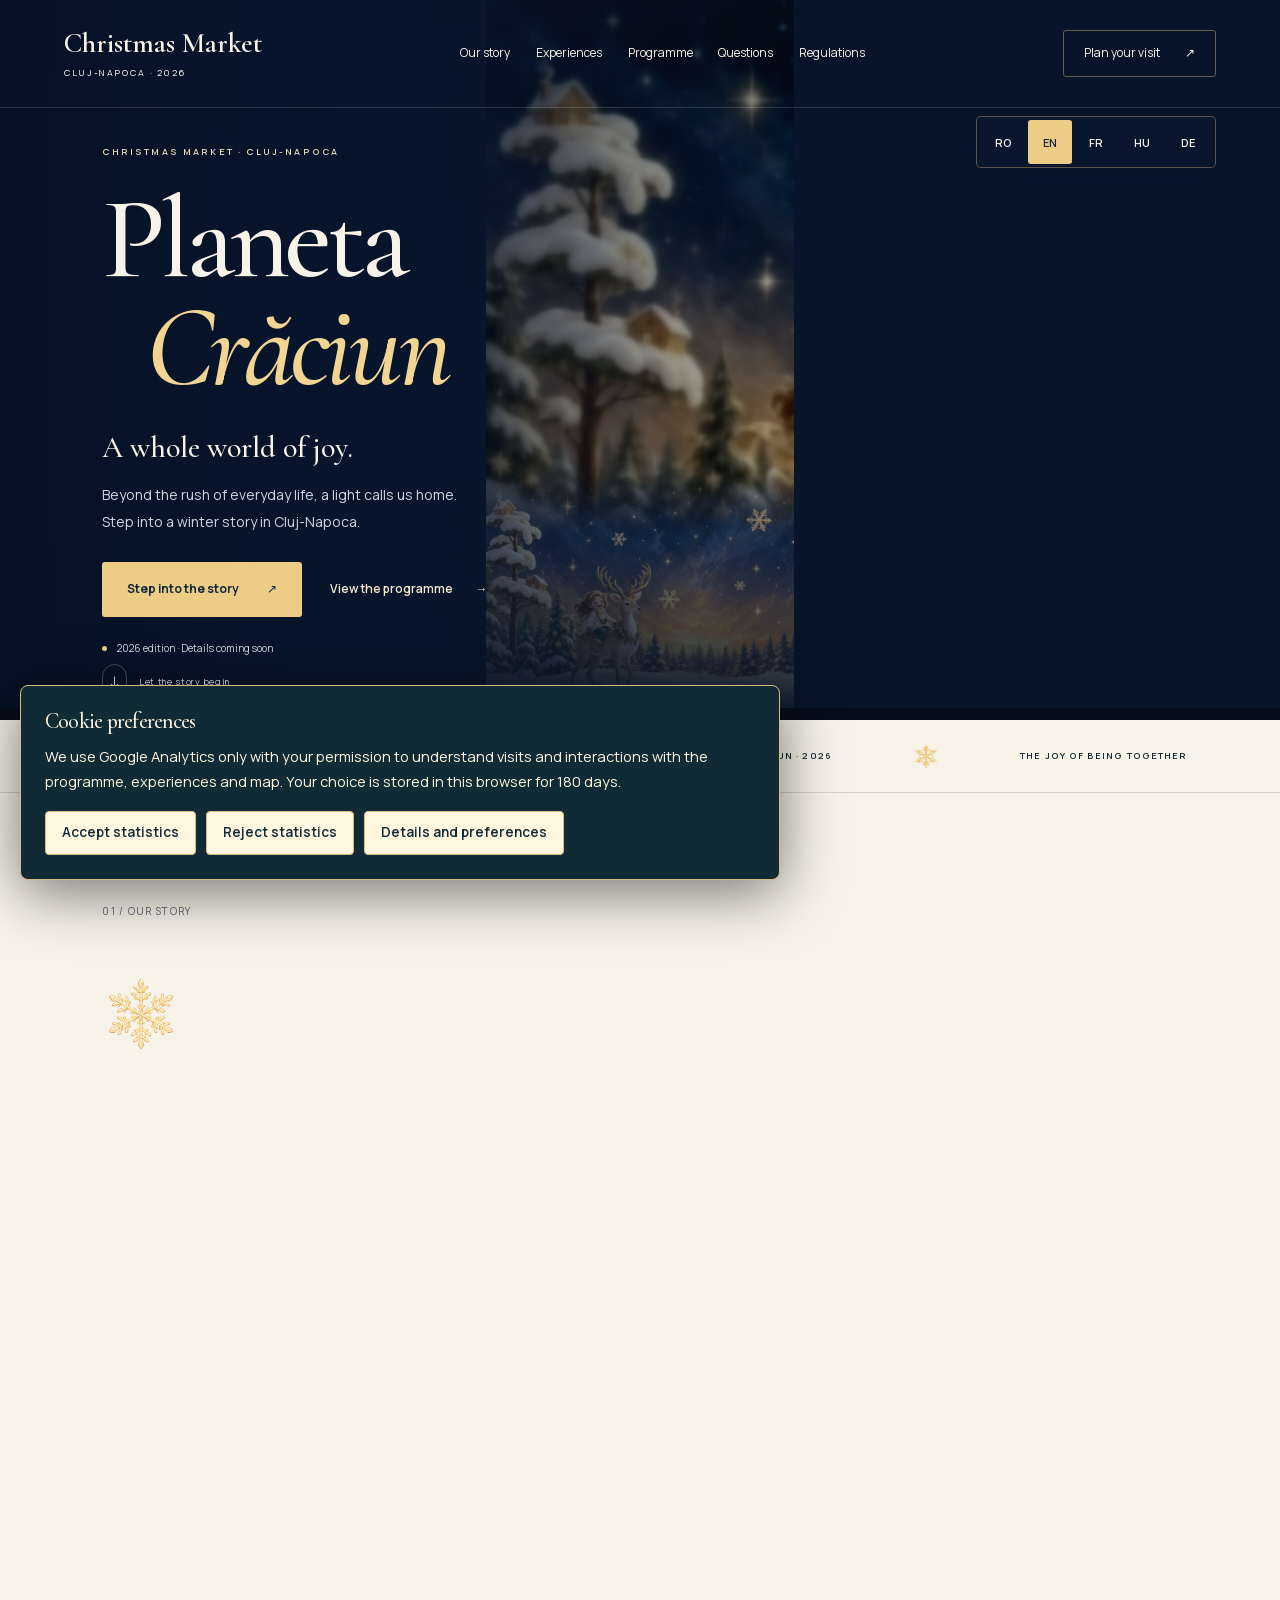
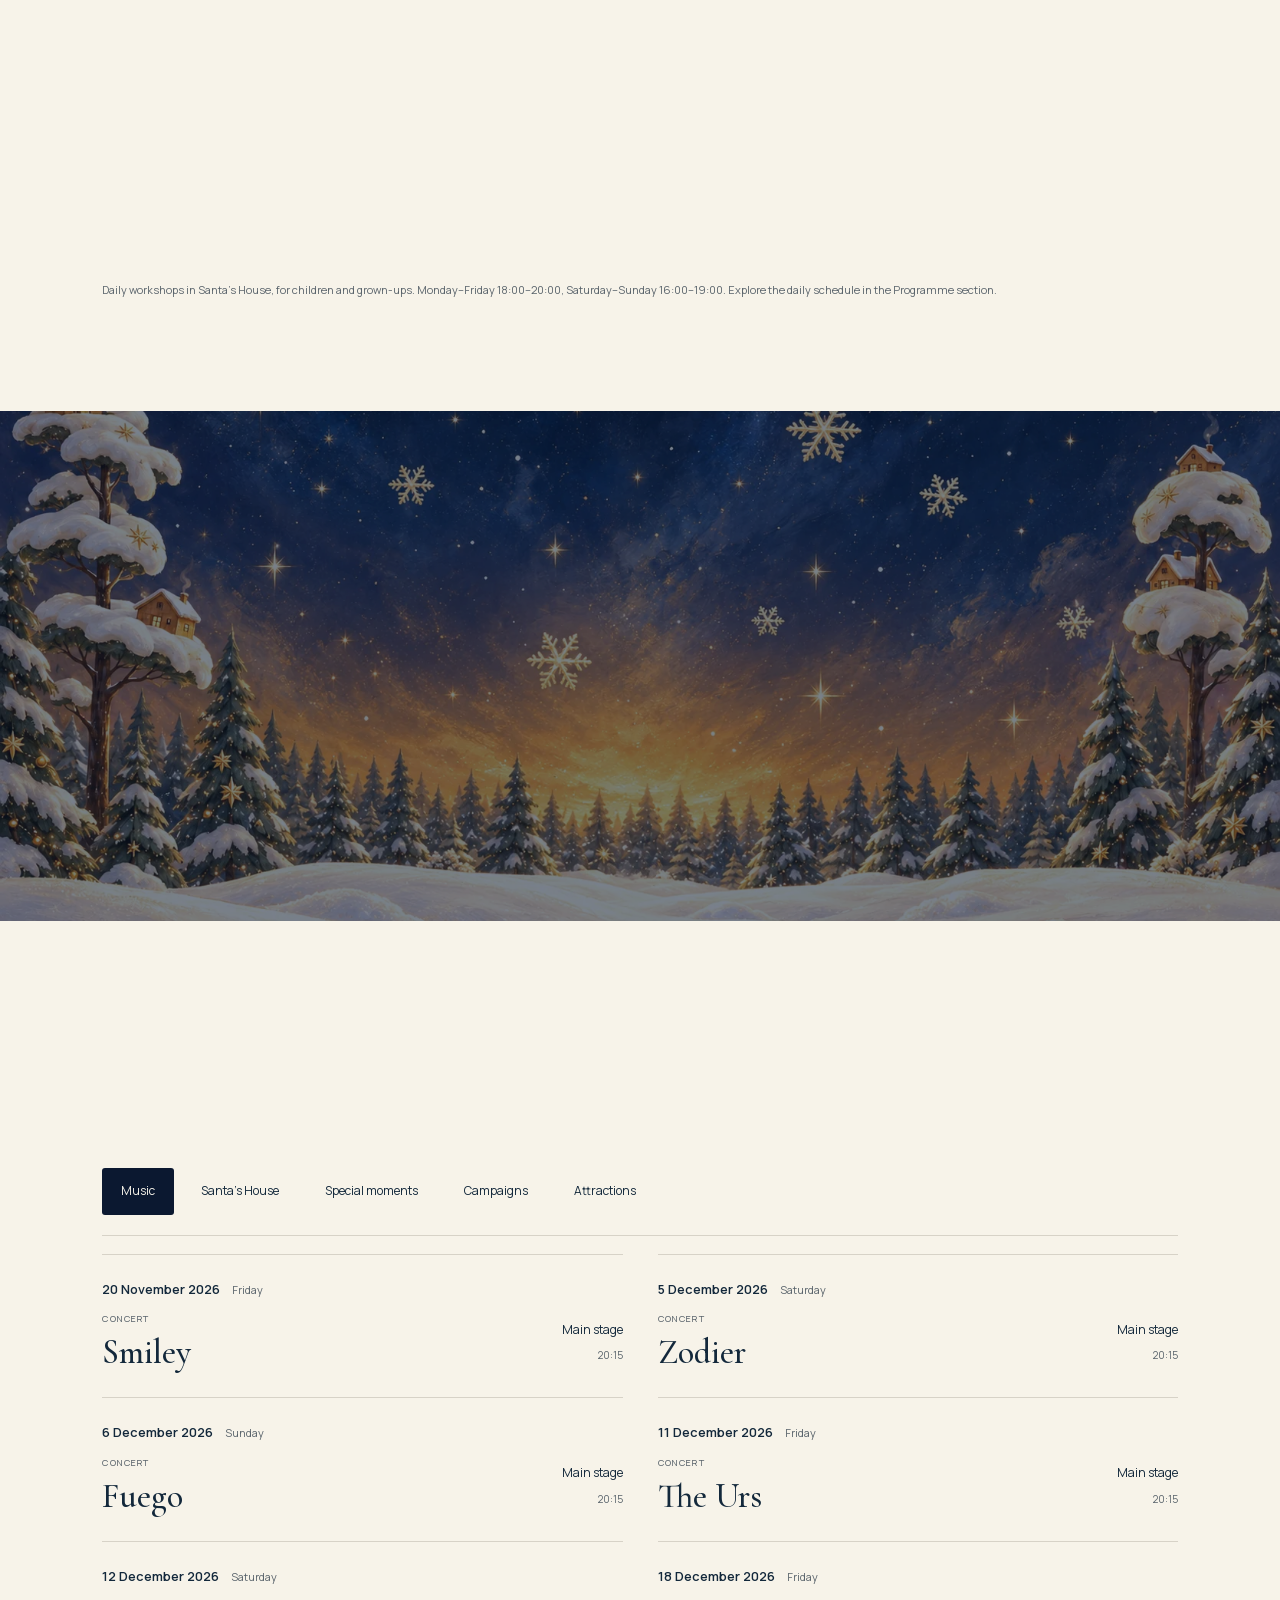
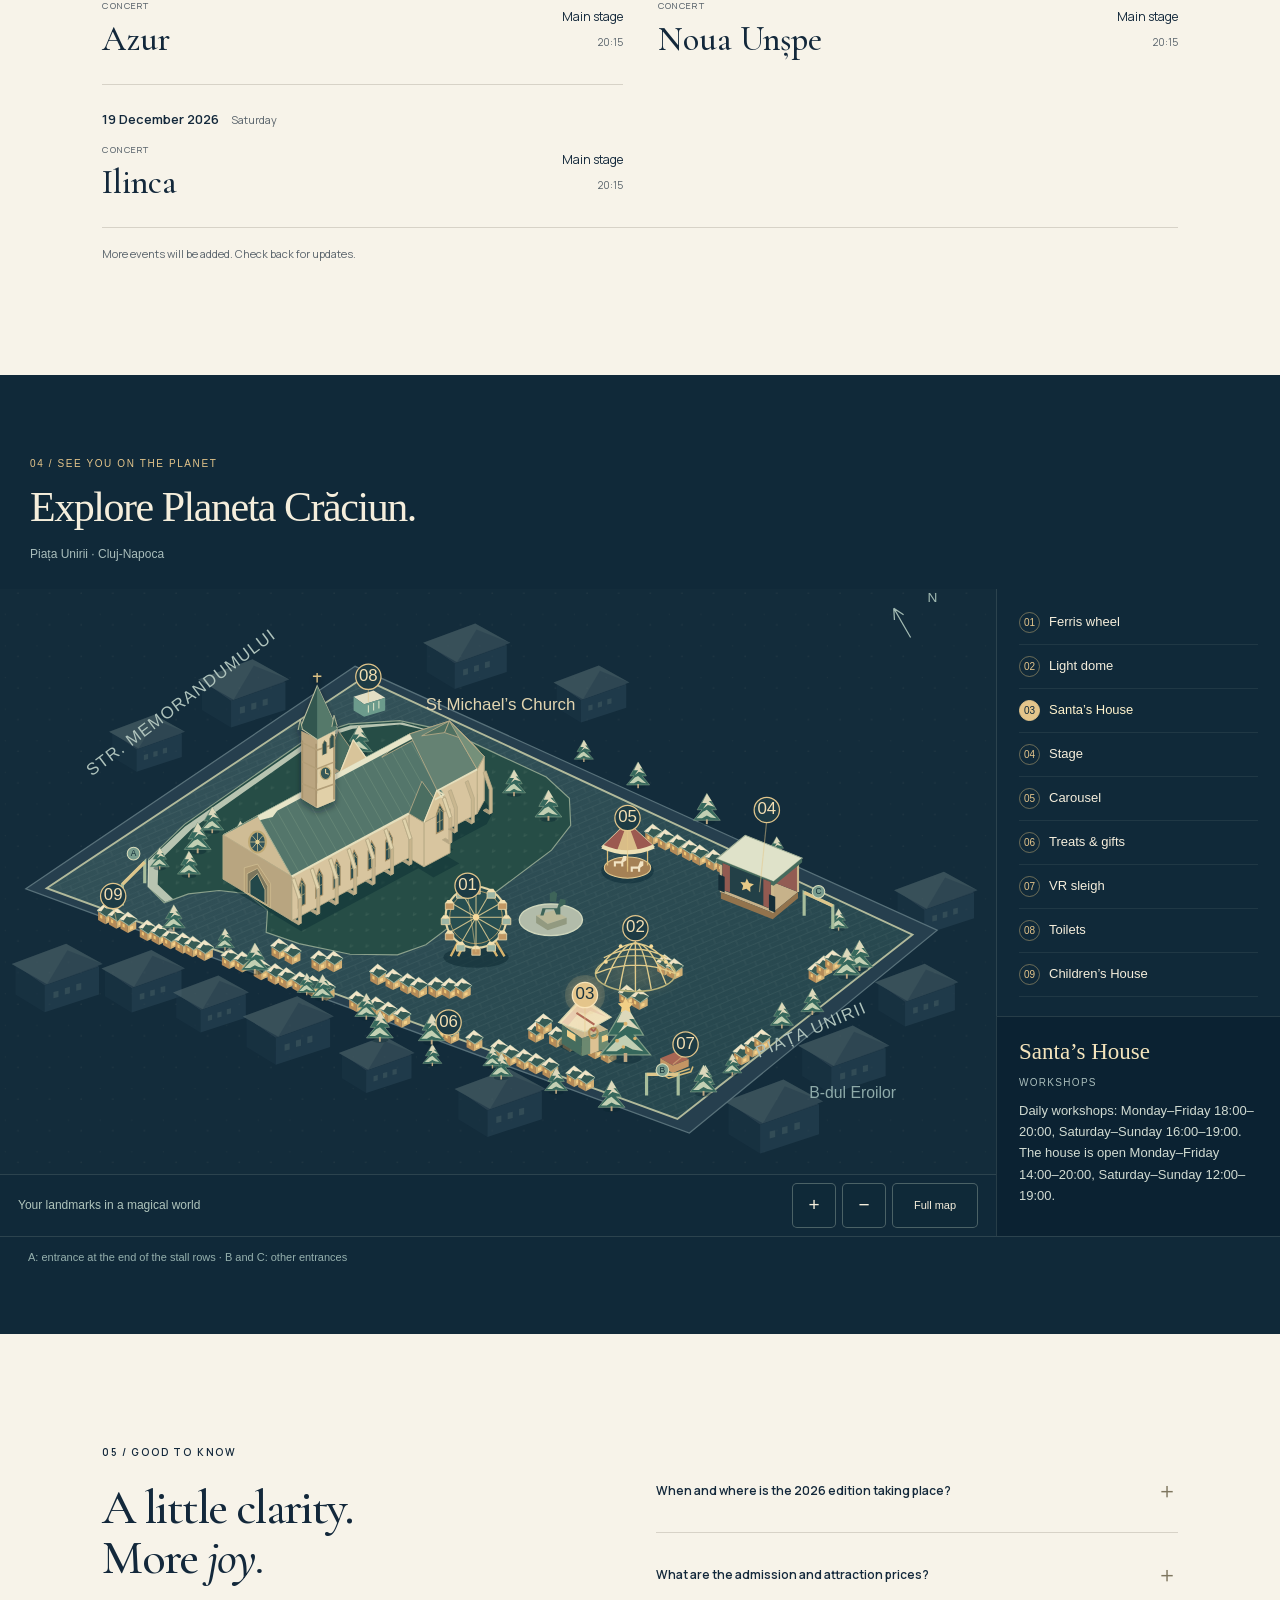
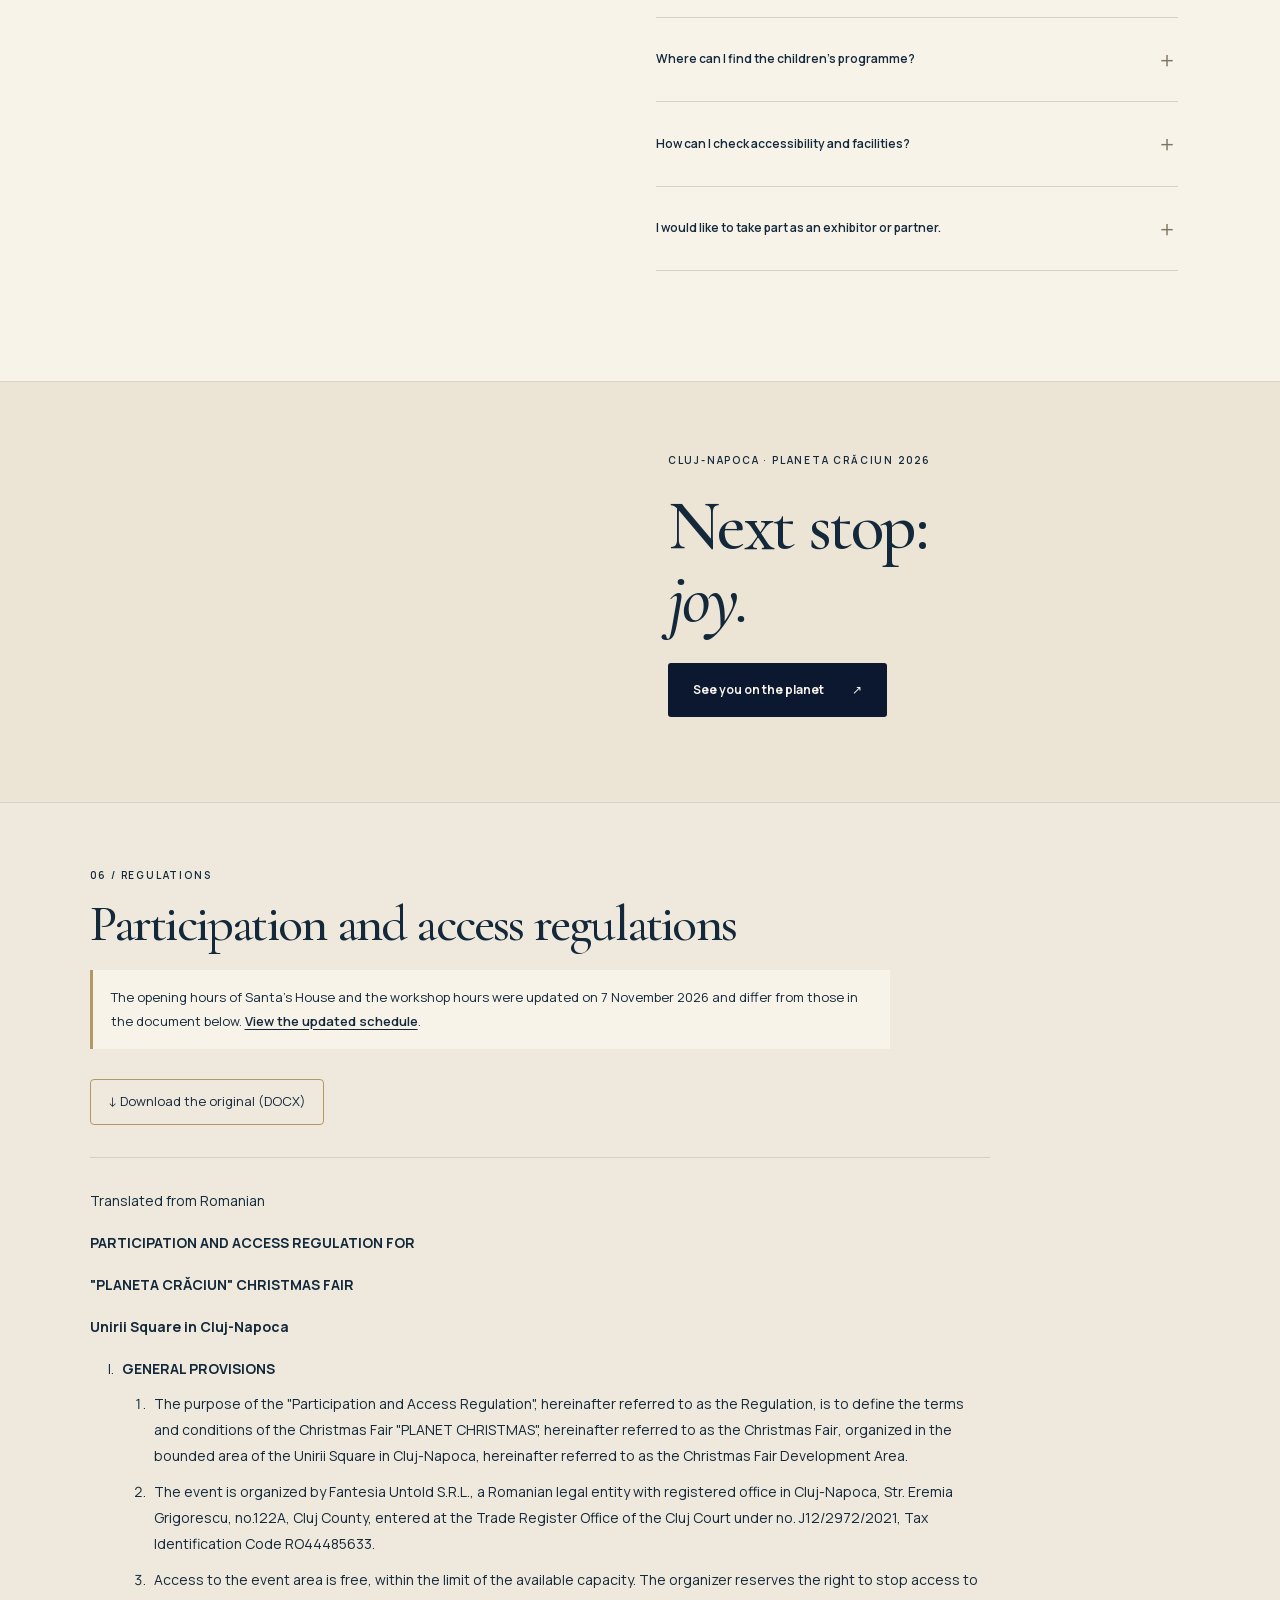
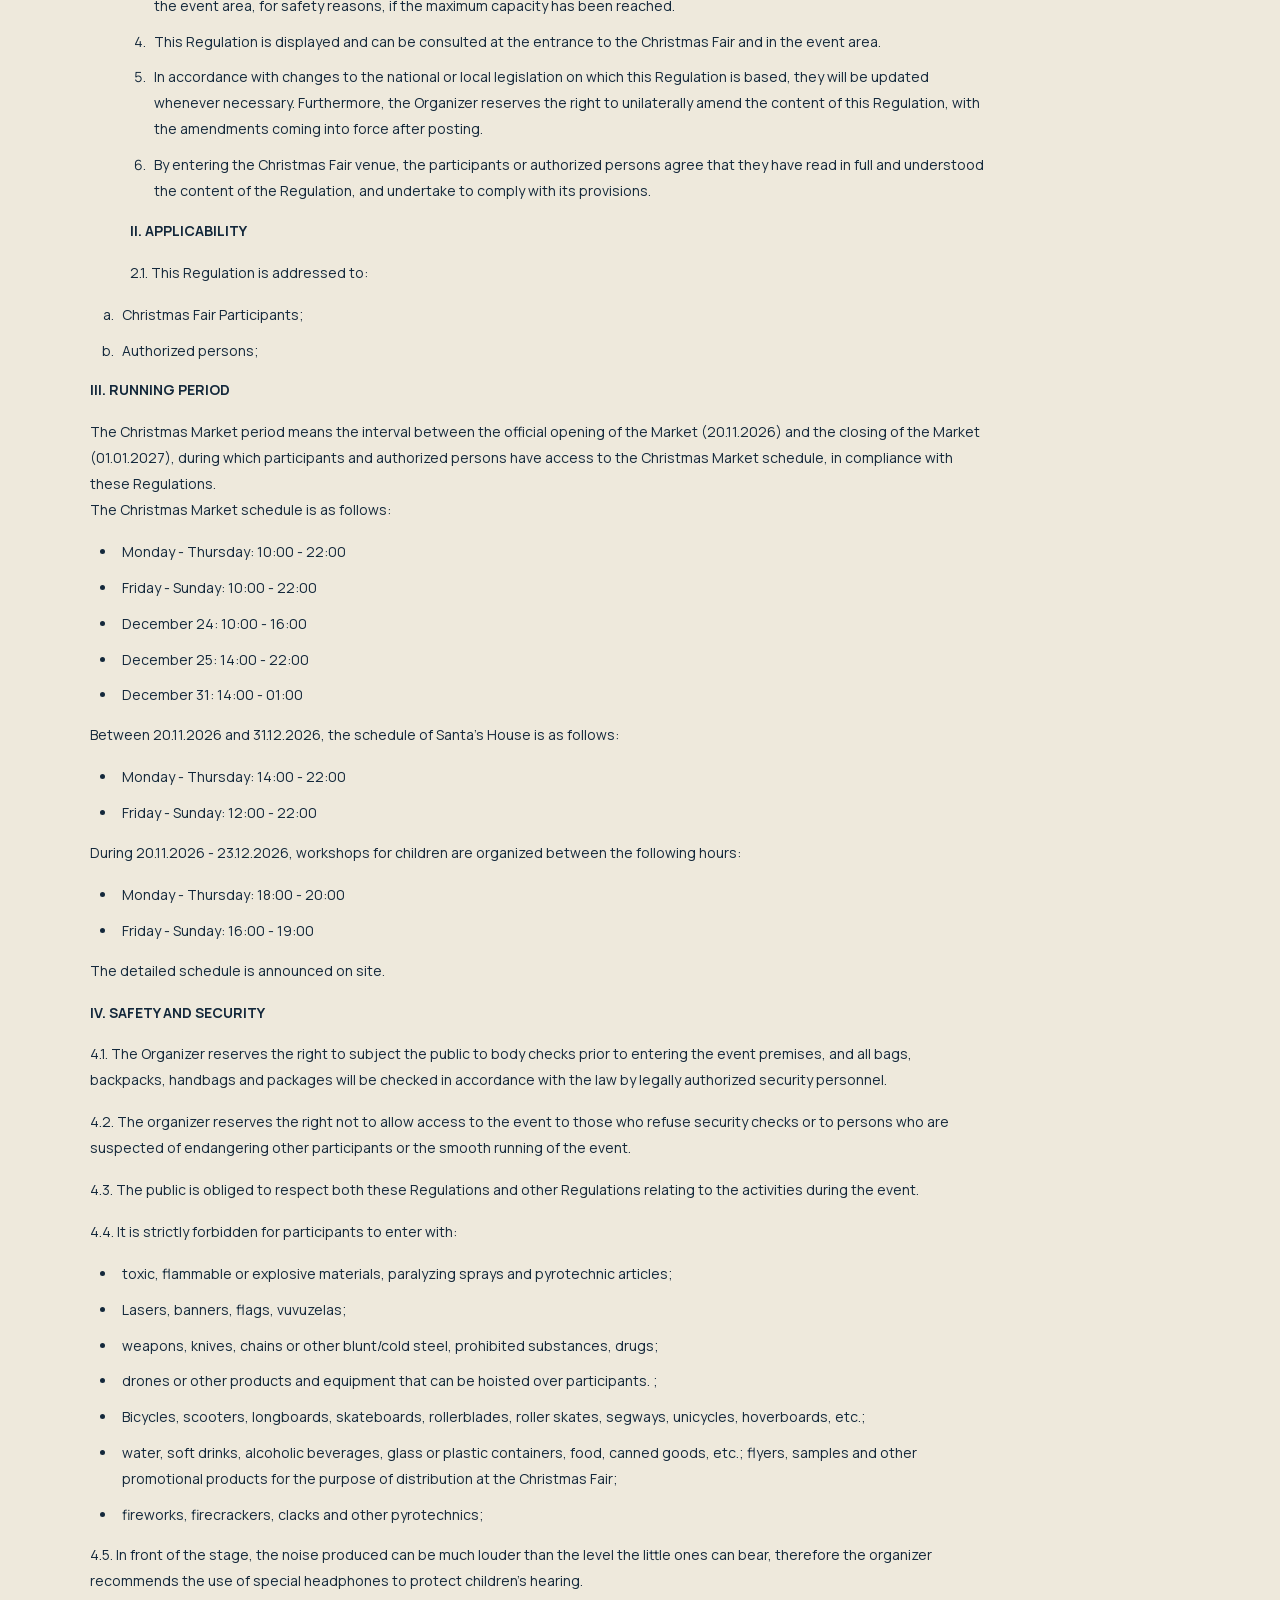
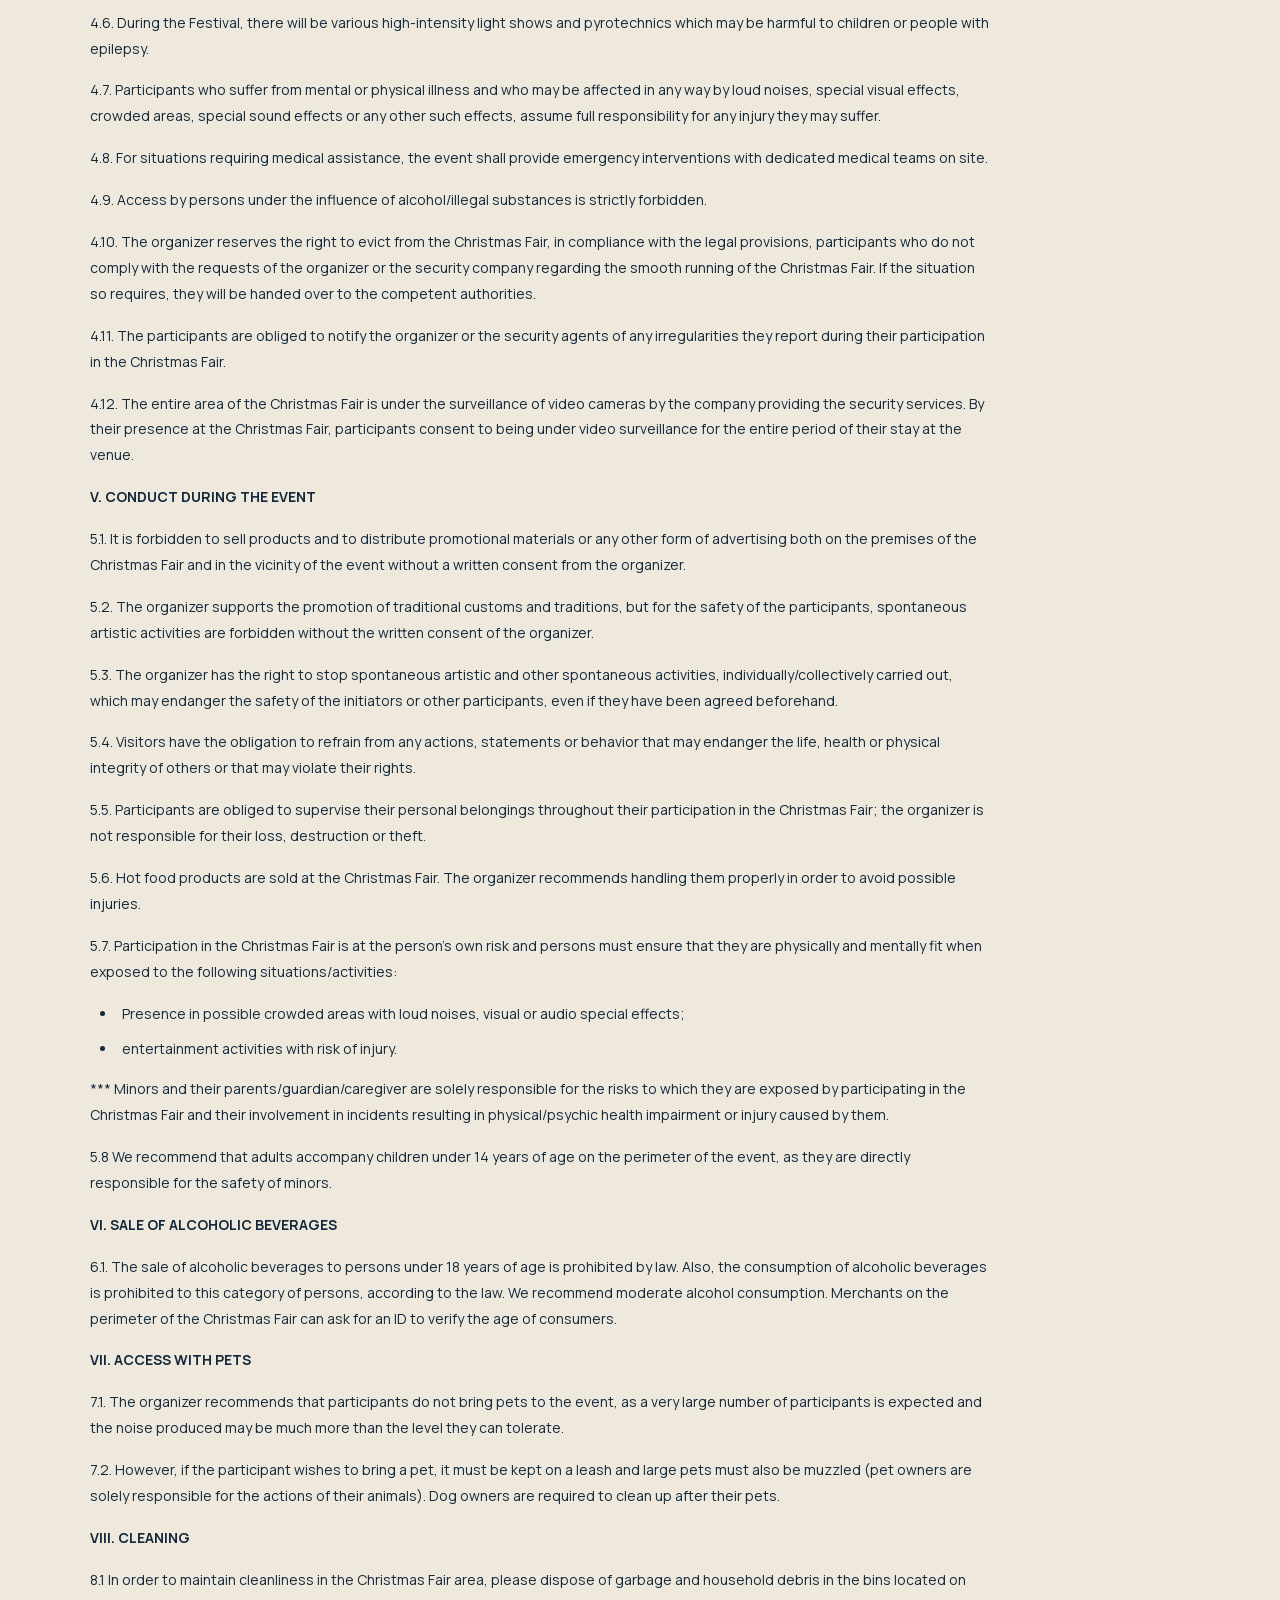
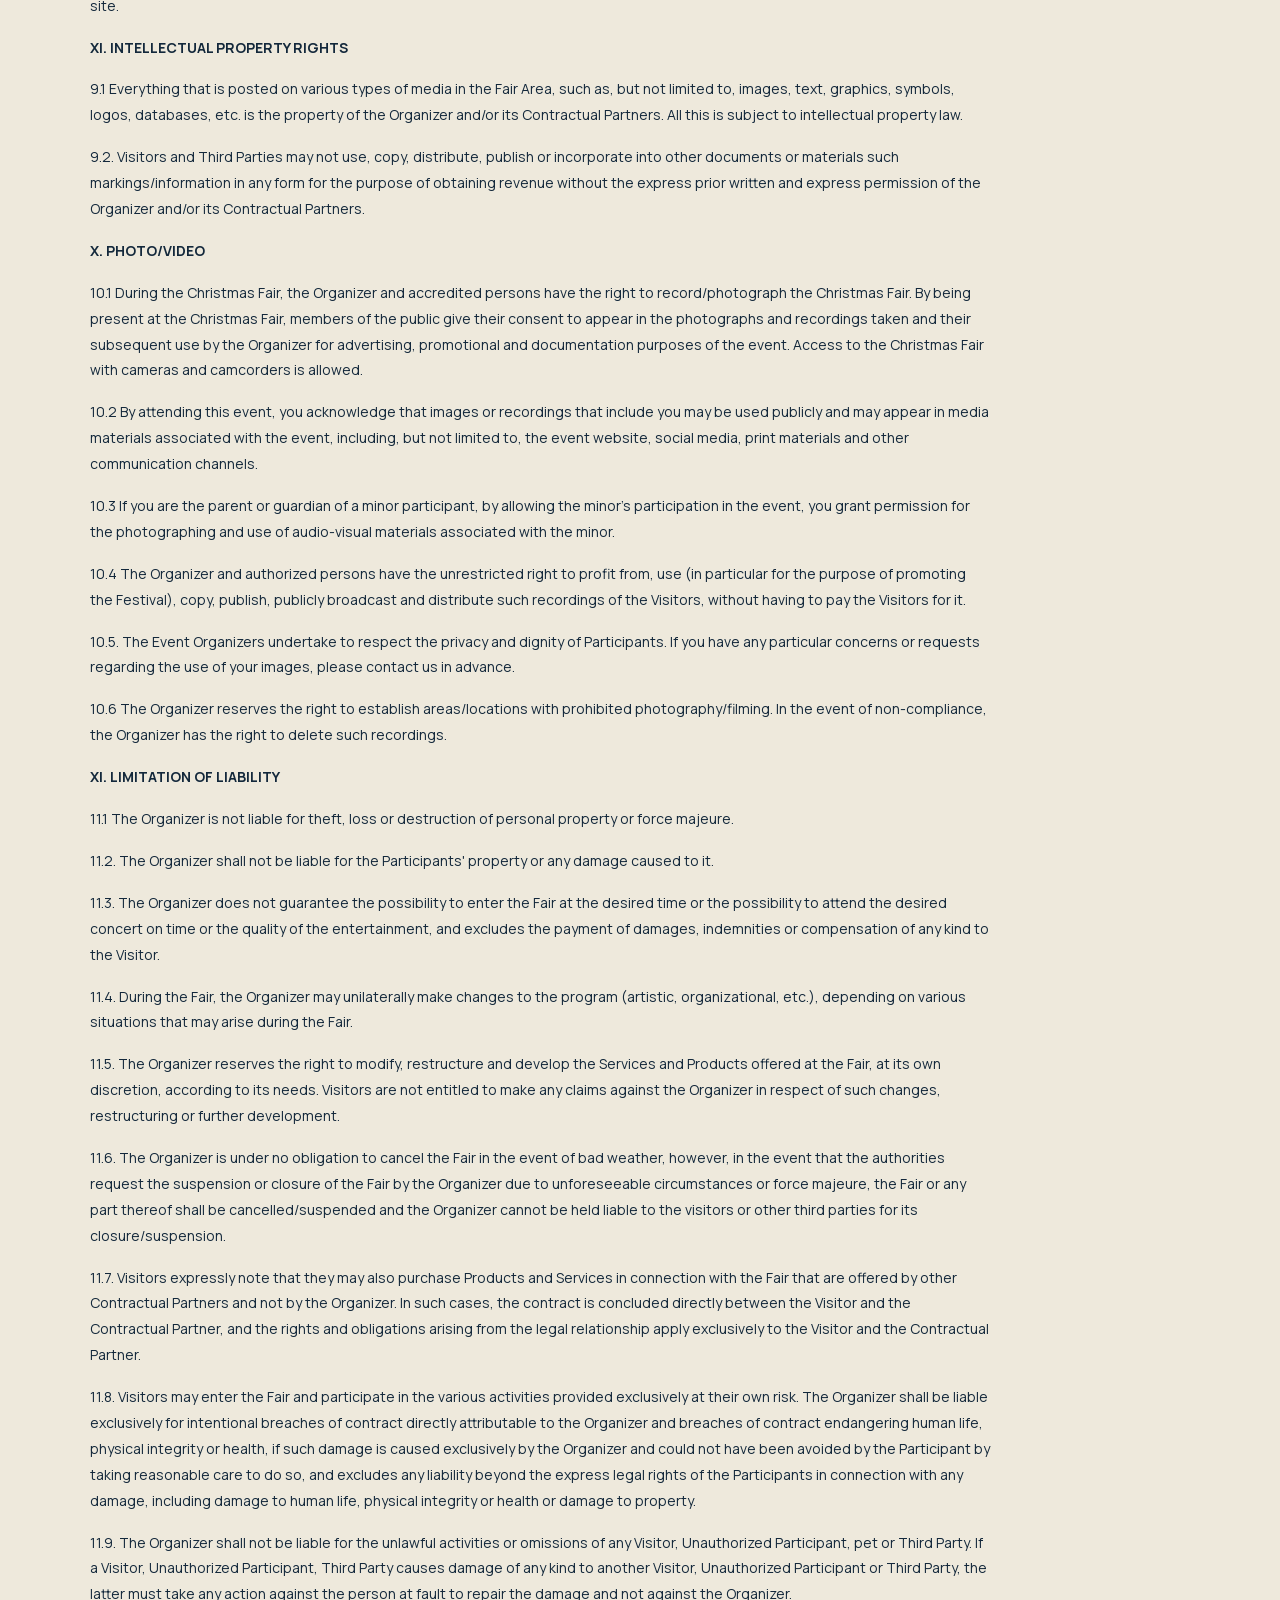
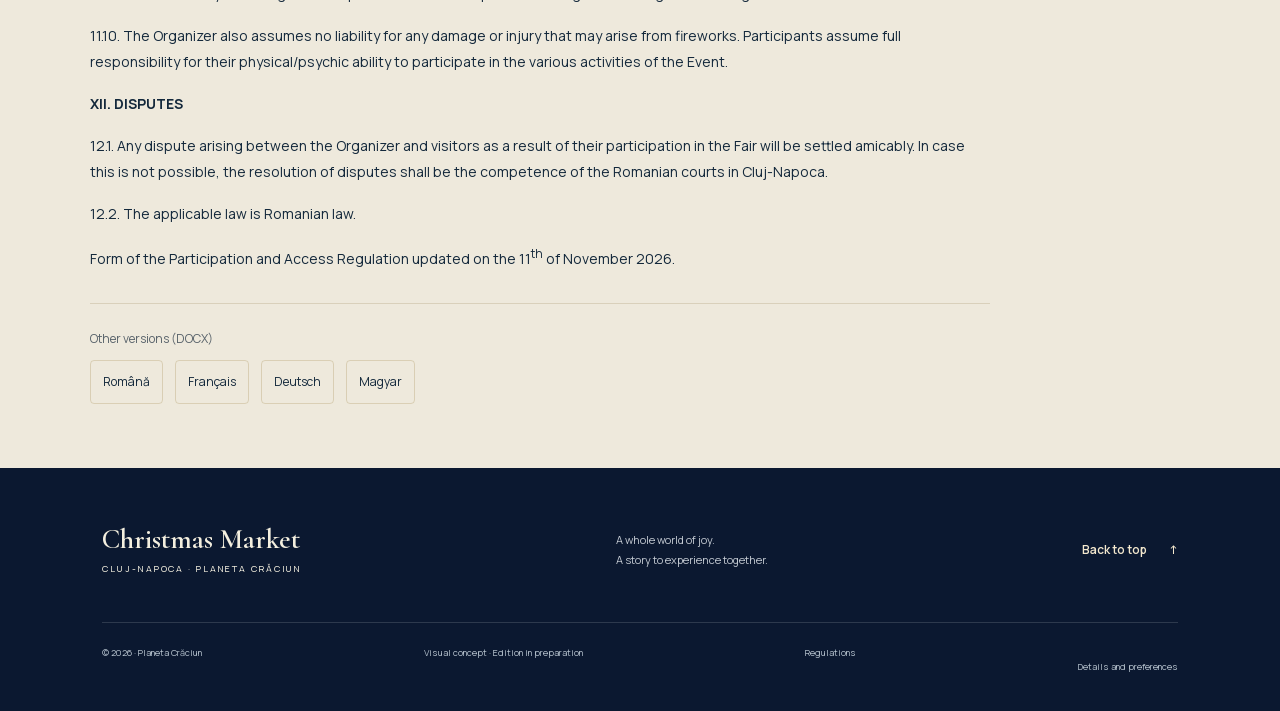
<file: en.html>
<!doctype html>
<html lang="en">
<head>
<meta charset="utf-8"><meta name="viewport" content="width=device-width, initial-scale=1">
<meta http-equiv="Content-Security-Policy" content="default-src 'self'; script-src 'self' https://www.googletagmanager.com; connect-src 'self' https://*.google-analytics.com https://*.analytics.google.com; style-src 'self'; font-src 'self'; img-src 'self' data:; object-src 'none'; base-uri 'none'; form-action 'none'"><meta name="referrer" content="strict-origin-when-cross-origin"><meta name="theme-color" content="#0b1830"><title>Planeta Crăciun 2026 | Cluj-Napoca Christmas Market</title>
<meta name="description" content="Discover Planeta Crăciun, the magical world of Cluj-Napoca’s Christmas Market. Experiences, programme and visitor information for the 2026 edition.">
<meta name="robots" content="noindex,nofollow"><meta property="og:type" content="website"><meta property="og:locale" content="en_GB"><meta property="og:title" content="Planeta Crăciun — A whole world of joy"><meta property="og:description" content="Cluj-Napoca Christmas Market • 2026 edition"><meta property="og:image" content="https://saliery95.github.io/planeta-craciun-cluj-2026/assets/key-visual.webp">
<link rel="icon" type="image/webp" href="assets/snowflake.webp"><link rel="preload" as="image" href="assets/hero-film-desktop-poster.webp?v=9" media="(min-width:561px)" fetchpriority="high"><link rel="preload" as="image" href="assets/hero-film-mobile-poster.webp?v=9" media="(max-width:560px)" fetchpriority="high"><link rel="stylesheet" href="fonts.css"><link rel="stylesheet" href="styles.css?v=14"><link rel="stylesheet" href="hero-film.css?v=9"><link rel="stylesheet" href="event-map.css?v=8"><script src="locales/en.js?v=4281888f2492" defer></script><script src="language-links.js?v=1" defer></script><script src="content.js?v=15" defer></script><script src="app.js?v=15" defer></script><script src="event-map.js?v=8" defer></script><script type="module" src="hero-film.js?v=9"></script>
<link rel="stylesheet" href="language-switcher.css?v=1"><link rel="stylesheet" href="regulations.css?v=3"><!-- language-alternates --><link rel="alternate" hreflang="ro" href="index.html"><link rel="alternate" hreflang="en" href="en.html"><link rel="alternate" hreflang="fr" href="fr.html"><link rel="alternate" hreflang="hu" href="hu.html"><link rel="alternate" hreflang="de" href="de.html"><link rel="alternate" hreflang="x-default" href="index.html"><!-- /language-alternates --><link rel="stylesheet" href="analytics.css?v=1"><script src="analytics.js?v=1" defer></script></head>
<body>
<a class="skip-link" href="#main">Skip to content</a>
<header class="site-header" id="top"><a href="#" class="brand" aria-label="Cluj-Napoca Christmas Market, home"><span class="brand-title">Christmas Market</span><span class="brand-detail">CLUJ-NAPOCA · 2026</span></a><nav class="desktop-nav" aria-label="Main navigation"><a href="#poveste">Our story</a><a href="#experiente">Experiences</a><a href="#program">Programme</a><a href="#intrebari">Questions</a><a href="#regulamente">Regulations</a></nav><a class="header-cta" href="#vizita">Plan your visit <span aria-hidden="true">↗</span></a><button class="menu-toggle" aria-expanded="false" aria-controls="mobile-nav">Menu <span aria-hidden="true">＋</span></button><nav id="mobile-nav" aria-label="Mobile navigation"><a href="#poveste">Our story</a><a href="#experiente">Experiences</a><a href="#program">Programme</a><a href="#vizita">Plan your visit</a><a href="#intrebari">Frequently asked questions</a><a href="#regulamente">Regulations</a></nav><nav class="language-switcher" aria-label="Choose language"><a href="index.html" lang="ro" hreflang="ro" aria-label="Română" title="Română">RO</a><a href="en.html" lang="en" hreflang="en" aria-label="English" title="English" aria-current="page">EN</a><a href="fr.html" lang="fr" hreflang="fr" aria-label="Français" title="Français">FR</a><a href="hu.html" lang="hu" hreflang="hu" aria-label="Magyar" title="Magyar">HU</a><a href="de.html" lang="de" hreflang="de" aria-label="Deutsch" title="Deutsch">DE</a></nav></header>
<main id="main">
<section class="hero" aria-labelledby="hero-title">
<div class="hero-film-frame" aria-hidden="true"><picture class="hero-poster"><source media="(max-width:560px)" srcset="assets/hero-film-mobile-poster.webp?v=9"><img src="assets/hero-film-desktop-poster.webp?v=9" alt="" width="1600" height="900" fetchpriority="high"></picture><video class="hero-film" id="hero-film" muted playsinline preload="none" tabindex="-1" disablepictureinpicture></video></div><div class="hero-shade"></div>
<div class="hero-copy"><p class="eyebrow light">CHRISTMAS MARKET · CLUJ-NAPOCA</p><h1 id="hero-title"><span>Planeta</span><em>Crăciun</em></h1><p class="hero-tagline">A whole world of joy.</p><p class="hero-description">Beyond the rush of everyday life, a light calls us home. Step into a winter story in Cluj-Napoca.</p><div class="hero-actions"><a class="button gold" href="#experiente">Step into the story <span aria-hidden="true">↗</span></a><a class="text-link light-link" href="#program">View the programme <span aria-hidden="true">→</span></a></div><p class="edition-note"><span class="status-dot" aria-hidden="true"></span> 2026 edition · Details coming soon</p></div>
<a class="scroll-cue" href="#poveste"><span aria-hidden="true">↓</span> Let the story begin</a></section>
<div class="chapter-strip" aria-label="2026 edition"><span>A WINTER TO REMEMBER</span><img src="assets/snowflake.webp" width="26" height="26" alt=""><span>CLUJ-NAPOCA</span><img src="assets/snowflake.webp" width="26" height="26" alt=""><span>PLANETA CRĂCIUN · 2026</span><img src="assets/snowflake.webp" width="26" height="26" alt=""><span>THE JOY OF BEING TOGETHER</span></div>
<section class="story section-pad" id="poveste" aria-labelledby="story-title"><div class="story-label"><span class="chapter-number">01 / OUR STORY</span><img src="assets/snowflake.webp" width="78" height="78" loading="lazy" alt=""></div><div class="story-copy reveal"><p class="eyebrow">FOR THE CHILD IN ALL OF US</p><h2 id="story-title">Some places are visited.<br>Others are <em>felt.</em></h2><div class="story-bottom"><p>The scent of cinnamon. A light that warms a cold evening. A hand you hold a little tighter. Christmas is made of little things that come to mean everything.</p><p>Planeta Crăciun is our invitation to slow down. To look around. And to rediscover, with your favourite people, the joy of being here.</p></div></div></section>
<section class="experiences section-pad" id="experiente" aria-labelledby="experiences-title"><div class="section-heading reveal"><div><p class="eyebrow">02 / DISCOVER OUR WORLD</p><h2 id="experiences-title">Follow your <em>joy.</em></h2></div><p>Every story has a beginning.<br>Where would you like to start?</p></div><div class="experience-grid"><button class="experience-card card-wonder reveal" data-story="wonder"><div class="card-top"><span>FOR CHILDREN AND GROWN-UPS</span><span aria-hidden="true">01</span></div><div class="card-art"><img src="assets/rocking-horse.webp" width="650" height="433" loading="lazy" alt="A white storybook rocking horse with golden details"></div><div class="card-bottom"><div><h3>Back to childhood</h3><p>Daily workshops in Santa’s House.</p></div><span class="round-arrow" aria-hidden="true">↗</span></div></button><button class="experience-card card-taste reveal" data-story="taste"><div class="card-top"><span>FLAVOURS THAT BRING US TOGETHER</span><span aria-hidden="true">02</span></div><div class="card-art"><img src="assets/cottage.webp" width="650" height="600" loading="lazy" alt="An illuminated, snow-covered gingerbread house"></div><div class="card-bottom"><div><h3>A taste of the holidays</h3><p>A sweet break. A warm memory.</p></div><span class="round-arrow" aria-hidden="true">↗</span></div></button><button class="experience-card card-gift reveal" data-story="gift"><div class="card-top"><span>THE JOY OF GIVING</span><span aria-hidden="true">03</span></div><div class="card-art"><img src="assets/gift.webp" width="493" height="500" loading="lazy" alt="A cream-coloured gift with a gold and green ribbon"></div><div class="card-bottom"><div><h3>Gifts with a story</h3><p>Thoughtfully chosen for someone special.</p></div><span class="round-arrow" aria-hidden="true">↗</span></div></button></div><p class="section-footnote">Daily workshops in Santa’s House, for children and grown-ups. Monday–Friday 18:00–20:00, Saturday–Sunday 16:00–19:00. Explore the daily schedule in the Programme section.</p></section>
<section class="interlude" aria-label="The joy of being together"><img src="assets/winter-landscape.webp" alt="An illustrated winter landscape with a snowy forest and golden light" loading="lazy" width="1670" height="941"><div class="interlude-copy reveal"><p class="eyebrow light">CLOSER TO ONE ANOTHER</p><p class="interlude-title">The most beautiful place<br>is <em>together.</em></p><a class="text-link light-link" href="#vizita">Make time for a magical evening <span aria-hidden="true">↗</span></a></div></section>
<section class="program section-pad" id="program" aria-labelledby="program-title"><div class="section-heading reveal"><div><p class="eyebrow">03 / THE PLANET’S DIARY</p><h2 id="program-title" tabindex="-1">Evenings that become <em>memories.</em></h2></div><p>Concerts, workshops and moments of joy to discover.<br>Choose your experience on Planeta Crăciun.</p></div><div class="program-controls"><div class="filter-group" role="tablist" aria-label="Explore the programme"><button id="tab-music" class="filter active" role="tab" aria-selected="true" aria-controls="program-results" data-category="music">Music</button><button id="tab-kids" class="filter" role="tab" aria-selected="false" aria-controls="program-results" tabindex="-1" data-category="kids">Santa’s House</button><button id="tab-special" class="filter" role="tab" aria-selected="false" aria-controls="program-results" tabindex="-1" data-category="special">Special moments</button><button id="tab-campaigns" class="filter" role="tab" aria-selected="false" aria-controls="program-results" tabindex="-1" data-category="campaigns">Campaigns</button><button id="tab-attractions" class="filter" role="tab" aria-selected="false" aria-controls="program-results" tabindex="-1" data-category="attractions">Attractions</button></div></div><div class="program-house-hours" id="program-house-hours" hidden><div><h3>Santa’s House opening hours</h3><p>Monday–Friday: 14:00–20:00</p><p>Saturday–Sunday: 12:00–19:00</p></div><div><h3>Workshop hours</h3><p>Monday–Friday: 18:00–20:00</p><p>Saturday–Sunday: 16:00–19:00</p></div></div><div class="program-days" id="program-days" hidden><button id="program-prev" class="day-step" aria-label="Previous day">←</button><label class="date-label">Choose a day <input type="date" id="program-date" min="2026-11-20" max="2026-12-23" value="2026-11-20" aria-label="Choose a day for the programme"></label><button id="program-next" class="day-step" aria-label="Next day">→</button></div><div class="program-results" id="program-results" role="tabpanel" aria-labelledby="tab-music" tabindex="0"></div><p class="program-note" id="program-note"></p></section>
<section class="event-map-section" id="vizita" aria-labelledby="dm-title"><div id="pc-drawn-map" aria-labelledby="dm-title" data-zoomed="false">
 <header class="dm-heading"><p class="dm-eyebrow">04 / SEE YOU ON THE PLANET</p><h2 id="dm-title">Explore Planeta Crăciun.</h2><p class="dm-location">Piața Unirii · Cluj-Napoca</p></header>
 <div class="dm-viewport">
 <svg xmlns="http://www.w3.org/2000/svg" viewBox="45 30 945 555" class="christmas-plan" role="img" aria-labelledby="map-art-title map-art-desc">
<title id="map-art-title">Planeta Crăciun — illustrated map of Piața Unirii</title><desc id="map-art-desc">St Michael’s Church, the Ferris wheel, the light dome, the carousel, the stage, Santa’s House and the rows of stalls, placed according to the supplied technical plan.</desc>
<defs>
 <pattern id="pc2-grain" width="30" height="30" patternUnits="userSpaceOnUse"><circle cx="2" cy="4" r=".65" fill="#e5d4ad" opacity=".09"/><circle cx="20" cy="24" r=".5" fill="#e5d4ad" opacity=".06"/></pattern>
 <pattern id="pc2-paving" width="19" height="10" patternUnits="userSpaceOnUse" patternTransform="rotate(-23)"><path d="M0 0H19M0 5H19M0 0V5M10 5V10M19 0V5" stroke="#acc2b4" opacity=".13" stroke-width=".55"/></pattern>
 <pattern id="pc2-lawn" width="15" height="15" patternUnits="userSpaceOnUse"><path d="m2 10 1-3m-1 3 3-2" stroke="#9eb4a0" opacity=".13" stroke-width="1"/></pattern>
 <linearGradient id="pc2-floor" x1="0" y1="0" x2="1" y2="1"><stop stop-color="#36545b"/><stop offset="1" stop-color="#24454c"/></linearGradient>
 <radialGradient id="pc2-lights"><stop stop-color="#f2cc7d" stop-opacity=".19"/><stop offset="1" stop-color="#f2cc7d" stop-opacity="0"/></radialGradient>
 <filter id="pc2-shadow" x="-30%" y="-40%" width="160%" height="200%"><feDropShadow dx="0" dy="4" stdDeviation="3" flood-color="#061a25" flood-opacity=".45"/></filter>
 <g id="pc2-hut"><path d="M-7-4 2-7 8-3 0 1Z" fill="#f2e3be"/><path d="m-7-4 7 5v7l-7-4Z" fill="#b58b58"/><path d="m0 1 8-4v7L0 8Z" fill="#d1af74"/><path d="M-8-5 0-12 9-5 1 1Z" fill="#365b55" stroke="#8fae99" stroke-width=".8"/><path d="M-8-5 0-12 9-5 4-7 1-7-1-8-4-4Z" fill="#f1e5c7"/><path d="M2 2 5 1v3L2 5Z" fill="#f4d18a"/><path d="m-5-1 2 1v3l-2-1Z" fill="#efc675"/></g>
 <g id="pc2-building"><path d="M-30-11 12-24 36-10-7 5Z" fill="#344b59"/><path d="m-30-11 23 16v21l-23-14Z" fill="#1b3545"/><path d="m-7 5 43-15v22L-7 26Z" fill="#294555"/><path d="M-33-12 10-28 39-12-5 4Z" fill="#435a64"/><path d="m-33-12 43-16 29 16-28-11-16 27Z" fill="#789087" opacity=".3"/><path d="m0 10 4-1v5l-4 1m9-8 4-1v5l-4 1m9-8 4-1v5l-4 1" fill="#96a89c" opacity=".3"/></g>
</defs>
<rect width="1000" height="650" fill="#132c3b"/><rect width="1000" height="650" fill="url(#pc2-grain)"/>

<use href="#pc2-building" transform="translate(95.7 400.3) scale(1.2)" opacity=".58"/>
<use href="#pc2-building" transform="translate(177.6 403.3) scale(1.1)" opacity=".58"/>
<use href="#pc2-building" transform="translate(242.2 424.8) scale(1.0)" opacity=".58"/>
<use href="#pc2-building" transform="translate(315.0 450.1) scale(1.2)" opacity=".58"/>
<use href="#pc2-building" transform="translate(399.4 482.2) scale(1.0)" opacity=".58"/>
<use href="#pc2-building" transform="translate(515.9 518.7) scale(1.2)" opacity=".58"/>
<use href="#pc2-building" transform="translate(775.3 531.8) scale(1.3)" opacity=".58"/>
<use href="#pc2-building" transform="translate(842.1 477.7) scale(1.2)" opacity=".58"/>
<use href="#pc2-building" transform="translate(911.4 416.4) scale(1.1)" opacity=".58"/>
<use href="#pc2-building" transform="translate(929.6 329.1) scale(1.1)" opacity=".58"/>
<use href="#pc2-building" transform="translate(603.2 130.6) scale(1.0)" opacity=".58"/>
<use href="#pc2-building" transform="translate(484.4 94.9) scale(1.15)" opacity=".58"/>
<use href="#pc2-building" transform="translate(272.6 130.3) scale(1.2)" opacity=".58"/>
<use href="#pc2-building" transform="translate(181.5 177.4) scale(1.0)" opacity=".58"/>
<polygon points="69.51,314.39 381.89,103.35 934.18,353.70 699.06,546.16" fill="#263f4e" stroke="#58717a" stroke-width="1.2" />
<polygon points="89.26,313.88 388.91,114.73 910.76,357.98 687.75,532.77" fill="url(#pc2-floor)" stroke="#b2ba9b" stroke-width="1.8" />
<polygon points="89.26,313.88 388.91,114.73 910.76,357.98 687.75,532.77" fill="url(#pc2-paving)" stroke="none" stroke-width="1" />
<polygon points="200.79,327.66 185.52,312.58 185.96,286.34 220.04,253.30 340.48,169.18 375.71,158.01 424.30,154.85 470.49,164.89 520.75,188.57 563.31,208.36 585.23,228.53 586.48,254.21 568.29,277.74 449.02,367.47 422.09,377.19 377.17,376.57 328.64,366.45 297.52,355.73 298.80,334.77 279.09,319.01 252.86,316.09 223.78,319.24" fill="#264d46" stroke="#8ba18c" stroke-width="1.1" />
<polygon points="200.79,327.66 185.52,312.58 185.96,286.34 220.04,253.30 340.48,169.18 375.71,158.01 424.30,154.85 470.49,164.89 520.75,188.57 563.31,208.36 585.23,228.53 586.48,254.21 568.29,277.74 449.02,367.47 422.09,377.19 377.17,376.57 328.64,366.45 297.52,355.73 298.80,334.77 279.09,319.01 252.86,316.09 223.78,319.24" fill="url(#pc2-lawn)" stroke="none" stroke-width="1" />
<polygon points="201.59,326.97 185.19,312.26 185.57,288.18 220.54,255.28 342.91,170.09 377.33,159.61 426.81,156.59 458.65,165.80 424.41,158.67 379.70,162.69 346.72,173.11 227.17,257.38 195.25,288.84 194.61,310.44 209.15,324.06" fill="#dce3cc" stroke="none" stroke-width="1" opacity=".8"/>
<use href="#pc2-hut" transform="translate(145.02 340.03)"/>
<use href="#pc2-hut" transform="translate(155.37 344.32)"/>
<use href="#pc2-hut" transform="translate(166.29 348.43)"/>
<use href="#pc2-hut" transform="translate(184.57 356.10)"/>
<use href="#pc2-hut" transform="translate(195.72 359.71)"/>
<use href="#pc2-hut" transform="translate(206.64 363.81)"/>
<use href="#pc2-hut" transform="translate(218.44 368.06)"/>
<use href="#pc2-hut" transform="translate(227.82 371.39)"/>
<use href="#pc2-hut" transform="translate(238.97 374.99)"/>
<use href="#pc2-hut" transform="translate(262.49 382.65)"/>
<use href="#pc2-hut" transform="translate(274.77 385.88)"/>
<use href="#pc2-hut" transform="translate(292.73 393.24)"/>
<use href="#pc2-hut" transform="translate(305.99 397.43)"/>
<use href="#pc2-hut" transform="translate(316.58 401.22)"/>
<use href="#pc2-hut" transform="translate(329.51 405.09)"/>
<use href="#pc2-hut" transform="translate(341.55 408.83)"/>
<use href="#pc2-hut" transform="translate(354.48 412.70)"/>
<use href="#pc2-hut" transform="translate(383.26 423.34)"/>
<use href="#pc2-hut" transform="translate(401.61 428.85)"/>
<use href="#pc2-hut" transform="translate(413.17 433.60)"/>
<use href="#pc2-hut" transform="translate(426.19 438.30)"/>
<use href="#pc2-hut" transform="translate(460.30 449.75)"/>
<use href="#pc2-hut" transform="translate(472.67 453.81)"/>
<use href="#pc2-hut" transform="translate(494.65 460.69)"/>
<use href="#pc2-hut" transform="translate(518.26 469.18)"/>
<use href="#pc2-hut" transform="translate(529.03 474.62)"/>
<use href="#pc2-hut" transform="translate(541.96 478.49)"/>
<use href="#pc2-hut" transform="translate(553.44 482.42)"/>
<use href="#pc2-hut" transform="translate(566.69 486.61)"/>
<use href="#pc2-hut" transform="translate(589.65 494.46)"/>
<use href="#pc2-hut" transform="translate(600.57 498.57)"/>
<use href="#pc2-hut" transform="translate(309.59 373.57)"/>
<use href="#pc2-hut" transform="translate(322.04 378.46)"/>
<use href="#pc2-hut" transform="translate(347.49 385.06)"/>
<use href="#pc2-hut" transform="translate(361.52 385.57)"/>
<use href="#pc2-hut" transform="translate(403.30 397.92)"/>
<use href="#pc2-hut" transform="translate(417.77 402.57)"/>
<use href="#pc2-hut" transform="translate(431.59 406.58)"/>
<use href="#pc2-hut" transform="translate(442.18 410.37)"/>
<use href="#pc2-hut" transform="translate(458.46 410.14)"/>
<use href="#pc2-hut" transform="translate(471.37 411.03)"/>
<use href="#pc2-hut" transform="translate(483.63 411.27)"/>
<use href="#pc2-hut" transform="translate(553.20 452.55)"/>
<use href="#pc2-hut" transform="translate(560.56 444.99)"/>
<use href="#pc2-hut" transform="translate(572.91 457.18)"/>
<use href="#pc2-hut" transform="translate(585.84 461.06)"/>
<use href="#pc2-hut" transform="translate(597.23 464.15)"/>
<use href="#pc2-hut" transform="translate(609.60 468.21)"/>
<use href="#pc2-hut" transform="translate(621.97 472.27)"/>
<use href="#pc2-hut" transform="translate(639.52 417.72)"/>
<use href="#pc2-hut" transform="translate(651.56 421.46)"/>
<use href="#pc2-hut" transform="translate(748.24 473.93)"/>
<use href="#pc2-hut" transform="translate(758.82 466.59)"/>
<use href="#pc2-hut" transform="translate(767.72 459.82)"/>
<use href="#pc2-hut" transform="translate(675.49 388.77)"/>
<use href="#pc2-hut" transform="translate(684.64 392.61)"/>
<use href="#pc2-hut" transform="translate(819.22 395.81)"/>
<use href="#pc2-hut" transform="translate(826.75 389.91)"/>
<use href="#pc2-hut" transform="translate(834.94 384.65)"/>
<use href="#pc2-hut" transform="translate(664.21 265.00)"/>
<use href="#pc2-hut" transform="translate(676.10 270.07)"/>
<use href="#pc2-hut" transform="translate(687.67 274.82)"/>
<use href="#pc2-hut" transform="translate(698.99 280.07)"/>
<use href="#pc2-hut" transform="translate(708.78 284.55)"/>
<use href="#pc2-hut" transform="translate(721.80 289.25)"/>
<use href="#pc2-hut" transform="translate(732.15 293.55)"/>
<g transform="translate(196.48 292.29)" ><g transform="scale(0.65)"><ellipse cy="4" rx="9" ry="3" fill="#0a2630" opacity=".4"/><path d="M0-26 10-9 5-9 14 2H-14L-5-9H-10Z" fill="#36685c" stroke="#7e9b84" stroke-width=".7"/><path d="M0-26 5-18H2L8-12 1-14-4-10 0-16-5-16Z" fill="#eee4c5" opacity=".9"/><path d="M0-9 10 0 4-1 0-3-5 0-11 0-4-7Z" fill="#d2dbbd" opacity=".9"/><path d="M0 1v5" stroke="#c0a984" stroke-width="2"/></g></g>
<g transform="translate(224.27 298.97)" ><g transform="scale(0.78)"><ellipse cy="4" rx="9" ry="3" fill="#0a2630" opacity=".4"/><path d="M0-26 10-9 5-9 14 2H-14L-5-9H-10Z" fill="#36685c" stroke="#7e9b84" stroke-width=".7"/><path d="M0-26 5-18H2L8-12 1-14-4-10 0-16-5-16Z" fill="#eee4c5" opacity=".9"/><path d="M0-9 10 0 4-1 0-3-5 0-11 0-4-7Z" fill="#d2dbbd" opacity=".9"/><path d="M0 1v5" stroke="#c0a984" stroke-width="2"/></g></g>
<g transform="translate(232.55 275.28)" ><g transform="scale(0.91)"><ellipse cy="4" rx="9" ry="3" fill="#0a2630" opacity=".4"/><path d="M0-26 10-9 5-9 14 2H-14L-5-9H-10Z" fill="#36685c" stroke="#7e9b84" stroke-width=".7"/><path d="M0-26 5-18H2L8-12 1-14-4-10 0-16-5-16Z" fill="#eee4c5" opacity=".9"/><path d="M0-9 10 0 4-1 0-3-5 0-11 0-4-7Z" fill="#d2dbbd" opacity=".9"/><path d="M0 1v5" stroke="#c0a984" stroke-width="2"/></g></g>
<g transform="translate(273.04 267.09)" ><g transform="scale(0.65)"><ellipse cy="4" rx="9" ry="3" fill="#0a2630" opacity=".4"/><path d="M0-26 10-9 5-9 14 2H-14L-5-9H-10Z" fill="#36685c" stroke="#7e9b84" stroke-width=".7"/><path d="M0-26 5-18H2L8-12 1-14-4-10 0-16-5-16Z" fill="#eee4c5" opacity=".9"/><path d="M0-9 10 0 4-1 0-3-5 0-11 0-4-7Z" fill="#d2dbbd" opacity=".9"/><path d="M0 1v5" stroke="#c0a984" stroke-width="2"/></g></g>
<g transform="translate(246.36 257.05)" ><g transform="scale(0.78)"><ellipse cy="4" rx="9" ry="3" fill="#0a2630" opacity=".4"/><path d="M0-26 10-9 5-9 14 2H-14L-5-9H-10Z" fill="#36685c" stroke="#7e9b84" stroke-width=".7"/><path d="M0-26 5-18H2L8-12 1-14-4-10 0-16-5-16Z" fill="#eee4c5" opacity=".9"/><path d="M0-9 10 0 4-1 0-3-5 0-11 0-4-7Z" fill="#d2dbbd" opacity=".9"/><path d="M0 1v5" stroke="#c0a984" stroke-width="2"/></g></g>
<g transform="translate(385.57 182.57)" ><g transform="scale(0.91)"><ellipse cy="4" rx="9" ry="3" fill="#0a2630" opacity=".4"/><path d="M0-26 10-9 5-9 14 2H-14L-5-9H-10Z" fill="#36685c" stroke="#7e9b84" stroke-width=".7"/><path d="M0-26 5-18H2L8-12 1-14-4-10 0-16-5-16Z" fill="#eee4c5" opacity=".9"/><path d="M0-9 10 0 4-1 0-3-5 0-11 0-4-7Z" fill="#d2dbbd" opacity=".9"/><path d="M0 1v5" stroke="#c0a984" stroke-width="2"/></g></g>
<g transform="translate(449.72 188.84)" ><g transform="scale(0.65)"><ellipse cy="4" rx="9" ry="3" fill="#0a2630" opacity=".4"/><path d="M0-26 10-9 5-9 14 2H-14L-5-9H-10Z" fill="#36685c" stroke="#7e9b84" stroke-width=".7"/><path d="M0-26 5-18H2L8-12 1-14-4-10 0-16-5-16Z" fill="#eee4c5" opacity=".9"/><path d="M0-9 10 0 4-1 0-3-5 0-11 0-4-7Z" fill="#d2dbbd" opacity=".9"/><path d="M0 1v5" stroke="#c0a984" stroke-width="2"/></g></g>
<g transform="translate(532.70 221.86)" ><g transform="scale(0.78)"><ellipse cy="4" rx="9" ry="3" fill="#0a2630" opacity=".4"/><path d="M0-26 10-9 5-9 14 2H-14L-5-9H-10Z" fill="#36685c" stroke="#7e9b84" stroke-width=".7"/><path d="M0-26 5-18H2L8-12 1-14-4-10 0-16-5-16Z" fill="#eee4c5" opacity=".9"/><path d="M0-9 10 0 4-1 0-3-5 0-11 0-4-7Z" fill="#d2dbbd" opacity=".9"/><path d="M0 1v5" stroke="#c0a984" stroke-width="2"/></g></g>
<g transform="translate(565.36 244.48)" ><g transform="scale(0.91)"><ellipse cy="4" rx="9" ry="3" fill="#0a2630" opacity=".4"/><path d="M0-26 10-9 5-9 14 2H-14L-5-9H-10Z" fill="#36685c" stroke="#7e9b84" stroke-width=".7"/><path d="M0-26 5-18H2L8-12 1-14-4-10 0-16-5-16Z" fill="#eee4c5" opacity=".9"/><path d="M0-9 10 0 4-1 0-3-5 0-11 0-4-7Z" fill="#d2dbbd" opacity=".9"/><path d="M0 1v5" stroke="#c0a984" stroke-width="2"/></g></g>
<g transform="translate(258.44 369.01)" ><g transform="scale(0.65)"><ellipse cy="4" rx="9" ry="3" fill="#0a2630" opacity=".4"/><path d="M0-26 10-9 5-9 14 2H-14L-5-9H-10Z" fill="#36685c" stroke="#7e9b84" stroke-width=".7"/><path d="M0-26 5-18H2L8-12 1-14-4-10 0-16-5-16Z" fill="#eee4c5" opacity=".9"/><path d="M0-9 10 0 4-1 0-3-5 0-11 0-4-7Z" fill="#d2dbbd" opacity=".9"/><path d="M0 1v5" stroke="#c0a984" stroke-width="2"/></g></g>
<g transform="translate(209.83 349.93)" ><g transform="scale(0.78)"><ellipse cy="4" rx="9" ry="3" fill="#0a2630" opacity=".4"/><path d="M0-26 10-9 5-9 14 2H-14L-5-9H-10Z" fill="#36685c" stroke="#7e9b84" stroke-width=".7"/><path d="M0-26 5-18H2L8-12 1-14-4-10 0-16-5-16Z" fill="#eee4c5" opacity=".9"/><path d="M0-9 10 0 4-1 0-3-5 0-11 0-4-7Z" fill="#d2dbbd" opacity=".9"/><path d="M0 1v5" stroke="#c0a984" stroke-width="2"/></g></g>
<g transform="translate(598.96 190.21)" ><g transform="scale(0.65)"><ellipse cy="4" rx="9" ry="3" fill="#0a2630" opacity=".4"/><path d="M0-26 10-9 5-9 14 2H-14L-5-9H-10Z" fill="#36685c" stroke="#7e9b84" stroke-width=".7"/><path d="M0-26 5-18H2L8-12 1-14-4-10 0-16-5-16Z" fill="#eee4c5" opacity=".9"/><path d="M0-9 10 0 4-1 0-3-5 0-11 0-4-7Z" fill="#d2dbbd" opacity=".9"/><path d="M0 1v5" stroke="#c0a984" stroke-width="2"/></g></g>
<g transform="translate(650.43 214.34)" ><g transform="scale(0.78)"><ellipse cy="4" rx="9" ry="3" fill="#0a2630" opacity=".4"/><path d="M0-26 10-9 5-9 14 2H-14L-5-9H-10Z" fill="#36685c" stroke="#7e9b84" stroke-width=".7"/><path d="M0-26 5-18H2L8-12 1-14-4-10 0-16-5-16Z" fill="#eee4c5" opacity=".9"/><path d="M0-9 10 0 4-1 0-3-5 0-11 0-4-7Z" fill="#d2dbbd" opacity=".9"/><path d="M0 1v5" stroke="#c0a984" stroke-width="2"/></g></g>
<g class="church-building" aria-label="St Michael’s Church, detailed illustration">
<polygon points="265.73,315.36 376.91,255.65 362.64,247.02 387.24,233.81 401.51,242.44 410.02,237.87 416.26,241.64 454.11,221.31 475.88,218.28 500.28,226.55 513.33,240.93 506.71,253.13 468.86,273.46 475.11,277.24 466.59,281.81 480.85,290.44 456.25,303.65 441.99,295.02 330.82,354.73" fill="#0d3035" opacity=".5"/>
<polygon points="445.11,211.31 466.88,208.28 466.88,166.28 445.11,169.31" fill="#b8a580" stroke="#b8ab87" stroke-width="0.8"/>
<polygon points="466.88,208.28 491.28,216.55 491.28,174.55 466.88,166.28" fill="#b8a580" stroke="#b8ab87" stroke-width="0.8"/>
<polygon points="407.26,231.64 445.11,211.31 445.11,169.31 407.26,189.64" fill="#b8a580" stroke="#b8ab87" stroke-width="0.8"/>
<polygon points="491.28,216.55 504.33,230.93 504.33,188.93 491.28,174.55" fill="#d8c59f" stroke="#b8ab87" stroke-width="0.8"/>
<polygon points="378.24,223.81 392.51,232.44 392.51,190.44 378.24,181.81" fill="#b8a580" stroke="#b8ab87" stroke-width="0.8"/>
<polygon points="401.02,227.87 407.26,231.64 407.26,189.64 401.02,185.87" fill="#b8a580" stroke="#b8ab87" stroke-width="0.8"/>
<polygon points="392.51,232.44 401.02,227.87 401.02,185.87 392.51,190.44" fill="#b8a580" stroke="#b8ab87" stroke-width="0.8"/>
<polygon points="353.64,237.02 378.24,223.81 378.24,181.81 353.64,195.02" fill="#b8a580" stroke="#b8ab87" stroke-width="0.8"/>
<polygon points="504.33,230.93 497.71,243.13 497.71,201.13 504.33,188.93" fill="#d8c59f" stroke="#b8ab87" stroke-width="0.8"/>
<polygon points="367.91,245.65 353.64,237.02 353.64,195.02 367.91,203.65" fill="#b8a580" stroke="#b8ab87" stroke-width="0.8"/>
<polygon points="497.71,243.13 459.86,263.46 459.86,221.46 497.71,201.13" fill="#d8c59f" stroke="#b8ab87" stroke-width="0.8"/>
<polygon points="459.86,263.46 466.11,267.24 466.11,225.24 459.86,221.46" fill="#d8c59f" stroke="#b8ab87" stroke-width="0.8"/>
<polygon points="466.11,267.24 457.59,271.81 457.59,229.81 466.11,225.24" fill="#d8c59f" stroke="#b8ab87" stroke-width="0.8"/>
<polygon points="256.73,305.36 367.91,245.65 367.91,203.65 256.73,263.36" fill="#b8a580" stroke="#b8ab87" stroke-width="0.8"/>
<polygon points="457.59,271.81 471.85,280.44 471.85,238.44 457.59,229.81" fill="#d8c59f" stroke="#b8ab87" stroke-width="0.8"/>
<polygon points="471.85,280.44 447.25,293.65 447.25,251.65 471.85,238.44" fill="#d8c59f" stroke="#b8ab87" stroke-width="0.8"/>
<polygon points="447.25,293.65 432.99,285.02 432.99,243.02 447.25,251.65" fill="#d8c59f" stroke="#b8ab87" stroke-width="0.8"/>
<polygon points="432.99,285.02 321.82,344.73 321.82,302.73 432.99,243.02" fill="#d8c59f" stroke="#b8ab87" stroke-width="0.8"/>
<polygon points="321.82,344.73 256.73,305.36 256.73,263.36 321.82,302.73" fill="#b8a580" stroke="#b8ab87" stroke-width="0.8"/>
<polygon points="256.73,263.36 321.82,302.73 289.28,245.05" fill="#cfbc95" stroke="#b8ab87" stroke-width="0.8"/>
<polygon points="256.73,263.36 401.02,185.87 433.56,167.55 289.28,245.05" fill="#35564f" stroke="#9aa78d" stroke-width="0.8"/>
<polygon points="289.28,245.05 433.56,167.55 466.11,225.24 321.82,302.73" fill="#54766b" stroke="#afba9b" stroke-width="0.8"/>
<polyline points="263.83,259.55 296.37,241.23 328.91,298.92" fill="none" stroke="#6c8b7a" stroke-width="0.65" stroke-linejoin="round"/>
<polyline points="272.82,254.72 305.36,236.41 337.90,294.09" fill="none" stroke="#6c8b7a" stroke-width="0.65" stroke-linejoin="round"/>
<polyline points="281.81,249.89 314.35,231.58 346.89,289.26" fill="none" stroke="#6c8b7a" stroke-width="0.65" stroke-linejoin="round"/>
<polyline points="290.80,245.07 323.34,226.75 355.88,284.44" fill="none" stroke="#6c8b7a" stroke-width="0.65" stroke-linejoin="round"/>
<polyline points="299.78,240.24 332.33,221.92 364.87,279.61" fill="none" stroke="#6c8b7a" stroke-width="0.65" stroke-linejoin="round"/>
<polyline points="308.77,235.41 341.31,217.10 373.85,274.78" fill="none" stroke="#6c8b7a" stroke-width="0.65" stroke-linejoin="round"/>
<polyline points="317.76,230.58 350.30,212.27 382.84,269.95" fill="none" stroke="#6c8b7a" stroke-width="0.65" stroke-linejoin="round"/>
<polyline points="326.75,225.76 359.29,207.44 391.83,265.13" fill="none" stroke="#6c8b7a" stroke-width="0.65" stroke-linejoin="round"/>
<polyline points="335.74,220.93 368.28,202.61 400.82,260.30" fill="none" stroke="#6c8b7a" stroke-width="0.65" stroke-linejoin="round"/>
<polyline points="344.73,216.10 377.27,197.79 409.81,255.47" fill="none" stroke="#6c8b7a" stroke-width="0.65" stroke-linejoin="round"/>
<polyline points="353.72,211.27 386.26,192.96 418.80,250.64" fill="none" stroke="#6c8b7a" stroke-width="0.65" stroke-linejoin="round"/>
<polyline points="362.70,206.45 395.25,188.13 427.79,245.82" fill="none" stroke="#6c8b7a" stroke-width="0.65" stroke-linejoin="round"/>
<polyline points="371.69,201.62 404.23,183.30 436.77,240.99" fill="none" stroke="#6c8b7a" stroke-width="0.65" stroke-linejoin="round"/>
<polyline points="380.68,196.79 413.22,178.48 445.76,236.16" fill="none" stroke="#6c8b7a" stroke-width="0.65" stroke-linejoin="round"/>
<polyline points="389.67,191.96 422.21,173.65 454.75,231.33" fill="none" stroke="#6c8b7a" stroke-width="0.65" stroke-linejoin="round"/>
<polyline points="398.66,187.14 431.20,168.82 463.74,226.51" fill="none" stroke="#6c8b7a" stroke-width="0.65" stroke-linejoin="round"/>
<polygon points="407.26,189.64 445.11,169.31 471.41,155.22 433.56,167.55" fill="#35594f" stroke="#b8ab87" stroke-width="0.8"/>
<polygon points="433.56,167.55 471.41,155.22 497.71,201.13 459.86,221.46" fill="#658273" stroke="#b8ab87" stroke-width="0.8"/>
<polygon points="445.11,169.31 466.88,166.28 471.41,155.22" fill="#4f7061" stroke="#b8ab87" stroke-width="0.8"/>
<polygon points="466.88,166.28 491.28,174.55 471.41,155.22" fill="#4f7061" stroke="#b8ab87" stroke-width="0.8"/>
<polygon points="491.28,174.55 504.33,188.93 471.41,155.22" fill="#75907a" stroke="#b8ab87" stroke-width="0.8"/>
<polygon points="504.33,188.93 497.71,201.13 471.41,155.22" fill="#75907a" stroke="#b8ab87" stroke-width="0.8"/>
<polygon points="353.64,195.02 365.94,164.42 378.24,181.81 392.51,190.44 380.21,173.05 367.91,203.65" fill="#4b6e61" stroke="#b8ab87" stroke-width="0.8"/>
<polygon points="367.91,203.65 380.21,173.05 392.51,190.44" fill="#d8c49a" stroke="#b8ab87" stroke-width="0.8"/>
<polyline points="367.91,203.65 380.21,173.05 392.51,190.44" fill="none" stroke="#ece1bd" stroke-width="1.2" stroke-linejoin="round"/>
<polygon points="432.99,243.02 445.29,212.42 457.59,229.81 471.85,238.44 459.55,221.04 447.25,251.65" fill="#4b6e61" stroke="#b8ab87" stroke-width="0.8"/>
<polygon points="447.25,251.65 459.55,221.04 471.85,238.44" fill="#d8c49a" stroke="#b8ab87" stroke-width="0.8"/>
<polyline points="447.25,251.65 459.55,221.04 471.85,238.44" fill="none" stroke="#ece1bd" stroke-width="1.2" stroke-linejoin="round"/>
<polygon points="289.28,245.05 433.56,167.55 436.24,172.17 308.06,240.50 303.72,246.36 291.50,249.39" fill="#e7e5c8" stroke="none" stroke-width="0.8"/>
<polyline points="321.82,302.73 432.99,243.02" fill="none" stroke="#e5dfbd" stroke-width="2" stroke-linejoin="round"/>
<polyline points="457.59,229.81 466.11,225.24 459.86,221.46 497.71,201.13" fill="none" stroke="#e5dfbd" stroke-width="1.7" stroke-linejoin="round"/>
<polygon points="327.97,332.43 327.97,314.43 331.28,304.65 334.59,310.87 334.59,328.87" fill="#294c4f" stroke="#a58f66" stroke-width="1"/>
<polyline points="331.28,329.65 331.28,308.65" fill="none" stroke="#c1b17c" stroke-width="0.8" stroke-linejoin="round"/>
<polyline points="328.44,322.17 334.12,319.12" fill="none" stroke="#b4aa7c" stroke-width="0.7" stroke-linejoin="round"/>
<polyline points="328.44,315.17 331.28,308.65 334.12,312.12" fill="none" stroke="#b4aa7c" stroke-width="0.7" stroke-linejoin="round"/>
<polygon points="344.52,323.53 344.52,305.53 347.84,295.76 351.15,301.98 351.15,319.98" fill="#294c4f" stroke="#a58f66" stroke-width="1"/>
<polyline points="347.84,320.76 347.84,299.76" fill="none" stroke="#c1b17c" stroke-width="0.8" stroke-linejoin="round"/>
<polyline points="345.00,313.28 350.67,310.23" fill="none" stroke="#b4aa7c" stroke-width="0.7" stroke-linejoin="round"/>
<polyline points="345.00,306.28 347.84,299.76 350.67,303.23" fill="none" stroke="#b4aa7c" stroke-width="0.7" stroke-linejoin="round"/>
<polygon points="361.08,314.64 361.08,296.64 364.39,286.86 367.70,293.08 367.70,311.08" fill="#294c4f" stroke="#a58f66" stroke-width="1"/>
<polyline points="364.39,311.86 364.39,290.86" fill="none" stroke="#c1b17c" stroke-width="0.8" stroke-linejoin="round"/>
<polyline points="361.55,304.39 367.23,301.34" fill="none" stroke="#b4aa7c" stroke-width="0.7" stroke-linejoin="round"/>
<polyline points="361.55,297.39 364.39,290.86 367.23,294.34" fill="none" stroke="#b4aa7c" stroke-width="0.7" stroke-linejoin="round"/>
<polygon points="377.64,305.75 377.64,287.75 380.95,277.97 384.26,284.19 384.26,302.19" fill="#294c4f" stroke="#a58f66" stroke-width="1"/>
<polyline points="380.95,302.97 380.95,281.97" fill="none" stroke="#c1b17c" stroke-width="0.8" stroke-linejoin="round"/>
<polyline points="378.11,295.50 383.79,292.45" fill="none" stroke="#b4aa7c" stroke-width="0.7" stroke-linejoin="round"/>
<polyline points="378.11,288.50 380.95,281.97 383.79,285.45" fill="none" stroke="#b4aa7c" stroke-width="0.7" stroke-linejoin="round"/>
<polygon points="394.20,296.86 394.20,278.86 397.51,269.08 400.82,275.30 400.82,293.30" fill="#294c4f" stroke="#a58f66" stroke-width="1"/>
<polyline points="397.51,294.08 397.51,273.08" fill="none" stroke="#c1b17c" stroke-width="0.8" stroke-linejoin="round"/>
<polyline points="394.67,286.60 400.35,283.55" fill="none" stroke="#b4aa7c" stroke-width="0.7" stroke-linejoin="round"/>
<polyline points="394.67,279.60 397.51,273.08 400.35,276.55" fill="none" stroke="#b4aa7c" stroke-width="0.7" stroke-linejoin="round"/>
<polygon points="410.75,287.96 410.75,269.96 414.07,260.18 417.38,266.41 417.38,284.41" fill="#294c4f" stroke="#a58f66" stroke-width="1"/>
<polyline points="414.07,285.18 414.07,264.18" fill="none" stroke="#c1b17c" stroke-width="0.8" stroke-linejoin="round"/>
<polyline points="411.23,277.71 416.90,274.66" fill="none" stroke="#b4aa7c" stroke-width="0.7" stroke-linejoin="round"/>
<polyline points="411.23,270.71 414.07,264.18 416.90,267.66" fill="none" stroke="#b4aa7c" stroke-width="0.7" stroke-linejoin="round"/>
<polygon points="459.01,262.05 459.01,244.05 462.32,234.27 465.63,240.49 465.63,258.49" fill="#294c4f" stroke="#a58f66" stroke-width="1"/>
<polyline points="462.32,259.27 462.32,238.27" fill="none" stroke="#c1b17c" stroke-width="0.8" stroke-linejoin="round"/>
<polyline points="459.48,251.79 465.16,248.74" fill="none" stroke="#b4aa7c" stroke-width="0.7" stroke-linejoin="round"/>
<polyline points="459.48,244.79 462.32,238.27 465.16,241.74" fill="none" stroke="#b4aa7c" stroke-width="0.7" stroke-linejoin="round"/>
<polygon points="276.79,317.50 276.79,294.50 289.28,291.05 301.76,309.60 301.76,332.60" fill="#b19c75" stroke="#cfbd91" stroke-width="0.8"/>
<polygon points="279.47,318.11 279.47,300.11 289.28,295.05 299.08,311.98 299.08,329.98" fill="#7b765d" stroke="#cfbd91" stroke-width="0.8"/>
<polygon points="282.14,319.73 282.14,306.73 289.28,300.05 296.41,315.36 296.41,328.36" fill="#23484a" stroke="#cfbd91" stroke-width="0.8"/>
<g transform="translate(289.28 270.05)"><ellipse rx="8" ry="10" fill="#31545a" stroke="#bfa973" stroke-width="2"/><path d="M-7 0H7M0-9V9M-5-6 5 6M-5 6 5-6" stroke="#c9bb8a" stroke-width=".8"/><circle r="2.1" fill="#e3cf92"/></g>
<polygon points="321.82,344.73 324.65,343.21 330.89,346.98 328.06,348.51" fill="#b6a684" stroke="#b8ab87" stroke-width="0.8"/>
<polygon points="328.06,348.51 330.89,346.98 330.89,322.98 324.65,304.21 321.82,305.73 328.06,324.51" fill="#c8b58d" stroke="#b8ab87" stroke-width="0.8"/>
<polygon points="321.82,305.73 324.65,304.21 330.89,322.98 328.06,324.51" fill="#e1d4ad" stroke="#b8ab87" stroke-width="0.8"/>
<polygon points="339.32,335.33 342.16,333.81 348.40,337.58 345.56,339.11" fill="#b6a684" stroke="#b8ab87" stroke-width="0.8"/>
<polygon points="345.56,339.11 348.40,337.58 348.40,313.58 342.16,294.81 339.32,296.33 345.56,315.11" fill="#c8b58d" stroke="#b8ab87" stroke-width="0.8"/>
<polygon points="339.32,296.33 342.16,294.81 348.40,313.58 345.56,315.11" fill="#e1d4ad" stroke="#b8ab87" stroke-width="0.8"/>
<polygon points="356.82,325.93 359.66,324.40 365.90,328.18 363.06,329.70" fill="#b6a684" stroke="#b8ab87" stroke-width="0.8"/>
<polygon points="363.06,329.70 365.90,328.18 365.90,304.18 359.66,285.40 356.82,286.93 363.06,305.70" fill="#c8b58d" stroke="#b8ab87" stroke-width="0.8"/>
<polygon points="356.82,286.93 359.66,285.40 365.90,304.18 363.06,305.70" fill="#e1d4ad" stroke="#b8ab87" stroke-width="0.8"/>
<polygon points="374.33,316.53 377.17,315.00 383.41,318.78 380.57,320.30" fill="#b6a684" stroke="#b8ab87" stroke-width="0.8"/>
<polygon points="380.57,320.30 383.41,318.78 383.41,294.78 377.17,276.00 374.33,277.53 380.57,296.30" fill="#c8b58d" stroke="#b8ab87" stroke-width="0.8"/>
<polygon points="374.33,277.53 377.17,276.00 383.41,294.78 380.57,296.30" fill="#e1d4ad" stroke="#b8ab87" stroke-width="0.8"/>
<polygon points="391.83,307.13 394.67,305.60 400.91,309.38 398.07,310.90" fill="#b6a684" stroke="#b8ab87" stroke-width="0.8"/>
<polygon points="398.07,310.90 400.91,309.38 400.91,285.38 394.67,266.60 391.83,268.13 398.07,286.90" fill="#c8b58d" stroke="#b8ab87" stroke-width="0.8"/>
<polygon points="391.83,268.13 394.67,266.60 400.91,285.38 398.07,286.90" fill="#e1d4ad" stroke="#b8ab87" stroke-width="0.8"/>
<polygon points="409.34,297.73 412.17,296.20 418.41,299.98 415.58,301.50" fill="#b6a684" stroke="#b8ab87" stroke-width="0.8"/>
<polygon points="415.58,301.50 418.41,299.98 418.41,275.98 412.17,257.20 409.34,258.73 415.58,277.50" fill="#c8b58d" stroke="#b8ab87" stroke-width="0.8"/>
<polygon points="409.34,258.73 412.17,257.20 418.41,275.98 415.58,277.50" fill="#e1d4ad" stroke="#b8ab87" stroke-width="0.8"/>
<polygon points="426.84,288.32 429.68,286.80 435.92,290.58 433.08,292.10" fill="#b6a684" stroke="#b8ab87" stroke-width="0.8"/>
<polygon points="433.08,292.10 435.92,290.58 435.92,266.58 429.68,247.80 426.84,249.32 433.08,268.10" fill="#c8b58d" stroke="#b8ab87" stroke-width="0.8"/>
<polygon points="426.84,249.32 429.68,247.80 435.92,266.58 433.08,268.10" fill="#e1d4ad" stroke="#b8ab87" stroke-width="0.8"/>
<polygon points="464.69,268.00 467.52,266.47 473.77,270.25 470.93,271.77" fill="#b6a684" stroke="#b8ab87" stroke-width="0.8"/>
<polygon points="470.93,271.77 473.77,270.25 473.77,246.25 467.52,227.47 464.69,229.00 470.93,247.77" fill="#c8b58d" stroke="#b8ab87" stroke-width="0.8"/>
<polygon points="464.69,229.00 467.52,227.47 473.77,246.25 470.93,247.77" fill="#e1d4ad" stroke="#b8ab87" stroke-width="0.8"/>
<polygon points="470.27,257.87 473.11,256.35 478.91,259.85 476.07,261.38" fill="#ab9b79" stroke="#b8ab87" stroke-width="0.8"/>
<polygon points="476.07,261.38 478.91,259.85 478.91,236.85 473.11,220.35 470.27,221.87 476.07,238.38" fill="#c9b790" stroke="#b8ab87" stroke-width="0.8"/>
<polygon points="486.36,249.23 489.20,247.71 494.99,251.21 492.15,252.74" fill="#ab9b79" stroke="#b8ab87" stroke-width="0.8"/>
<polygon points="492.15,252.74 494.99,251.21 494.99,228.21 489.20,211.71 486.36,213.23 492.15,229.74" fill="#c9b790" stroke="#b8ab87" stroke-width="0.8"/>
<polygon points="503.39,240.08 506.23,238.56 512.02,242.07 509.18,243.59" fill="#ab9b79" stroke="#b8ab87" stroke-width="0.8"/>
<polygon points="509.18,243.59 512.02,242.07 512.02,219.07 506.23,202.56 503.39,204.08 509.18,220.59" fill="#c9b790" stroke="#b8ab87" stroke-width="0.8"/>
<g transform="translate(343.90 234.79)" ><g class="church-tower" filter="url(#pc2-shadow)"><path d="M-13-6 3-11 19-4 2 3Z" fill="#d7c7a3"/><path d="M-13-6 2 3v-66l-15-7Z" fill="#baa580"/><path d="M2 3 19-4v-66L2-63Z" fill="#e1d0a8"/><path d="m-14-73 16-7 19 8-19 10Z" fill="#dbceaa"/><path d="M-14-73 2-113 21-72 2-62Z" fill="#31564f" stroke="#bec0a1" stroke-width="1"/><path d="M2-113 2-62 21-72Z" fill="#55796b"/><path d="M2-116v-9m-4 3h8" stroke="#ddc184" stroke-width="1.3"/><path d="M-12-61v55M1-58V1M18-65v60" stroke="#a8946e" stroke-width="1.5"/><path d="m-12-20 14 6 17-6m-31-21 14 7 17-7m-31-18 14 7 17-6" fill="none" stroke="#b39f78" stroke-width="1.5"/><path d="M7-47v-10l2-4 2 2v10m3-4v-10l2-4 2 2v10" fill="#31514f" stroke="#8d8865" stroke-width=".8"/><ellipse cx="10" cy="-30" rx="5" ry="6" fill="#365858" stroke="#c4b17d" stroke-width="1.1"/><path d="M10-34v4l3 1" stroke="#e5d29d" fill="none" stroke-width="1"/><path d="M-12-72-14-81-16-71m32-3 2-11 3 10" fill="#395e54" stroke="#c9c8a4" stroke-width=".8"/></g></g>
</g>
<g transform="translate(351.04 415.97)" ><g transform="scale(0.78)"><ellipse cy="4" rx="9" ry="3" fill="#0a2630" opacity=".4"/><path d="M0-26 10-9 5-9 14 2H-14L-5-9H-10Z" fill="#36685c" stroke="#7e9b84" stroke-width=".7"/><path d="M0-26 5-18H2L8-12 1-14-4-10 0-16-5-16Z" fill="#eee4c5" opacity=".9"/><path d="M0-9 10 0 4-1 0-3-5 0-11 0-4-7Z" fill="#d2dbbd" opacity=".9"/><path d="M0 1v5" stroke="#c0a984" stroke-width="2"/></g></g>
<g transform="translate(405.43 454.12)" ><g transform="scale(0.91)"><ellipse cy="4" rx="9" ry="3" fill="#0a2630" opacity=".4"/><path d="M0-26 10-9 5-9 14 2H-14L-5-9H-10Z" fill="#36685c" stroke="#7e9b84" stroke-width=".7"/><path d="M0-26 5-18H2L8-12 1-14-4-10 0-16-5-16Z" fill="#eee4c5" opacity=".9"/><path d="M0-9 10 0 4-1 0-3-5 0-11 0-4-7Z" fill="#d2dbbd" opacity=".9"/><path d="M0 1v5" stroke="#c0a984" stroke-width="2"/></g></g>
<g transform="translate(455.21 478.81)" ><g transform="scale(0.65)"><ellipse cy="4" rx="9" ry="3" fill="#0a2630" opacity=".4"/><path d="M0-26 10-9 5-9 14 2H-14L-5-9H-10Z" fill="#36685c" stroke="#7e9b84" stroke-width=".7"/><path d="M0-26 5-18H2L8-12 1-14-4-10 0-16-5-16Z" fill="#eee4c5" opacity=".9"/><path d="M0-9 10 0 4-1 0-3-5 0-11 0-4-7Z" fill="#d2dbbd" opacity=".9"/><path d="M0 1v5" stroke="#c0a984" stroke-width="2"/></g></g>
<g transform="translate(520.53 490.68)" ><g transform="scale(0.78)"><ellipse cy="4" rx="9" ry="3" fill="#0a2630" opacity=".4"/><path d="M0-26 10-9 5-9 14 2H-14L-5-9H-10Z" fill="#36685c" stroke="#7e9b84" stroke-width=".7"/><path d="M0-26 5-18H2L8-12 1-14-4-10 0-16-5-16Z" fill="#eee4c5" opacity=".9"/><path d="M0-9 10 0 4-1 0-3-5 0-11 0-4-7Z" fill="#d2dbbd" opacity=".9"/><path d="M0 1v5" stroke="#c0a984" stroke-width="2"/></g></g>
<g transform="translate(625.24 519.96)" ><g transform="scale(0.91)"><ellipse cy="4" rx="9" ry="3" fill="#0a2630" opacity=".4"/><path d="M0-26 10-9 5-9 14 2H-14L-5-9H-10Z" fill="#36685c" stroke="#7e9b84" stroke-width=".7"/><path d="M0-26 5-18H2L8-12 1-14-4-10 0-16-5-16Z" fill="#eee4c5" opacity=".9"/><path d="M0-9 10 0 4-1 0-3-5 0-11 0-4-7Z" fill="#d2dbbd" opacity=".9"/><path d="M0 1v5" stroke="#c0a984" stroke-width="2"/></g></g>
<g transform="translate(714.17 498.83)" ><g transform="scale(0.65)"><ellipse cy="4" rx="9" ry="3" fill="#0a2630" opacity=".4"/><path d="M0-26 10-9 5-9 14 2H-14L-5-9H-10Z" fill="#36685c" stroke="#7e9b84" stroke-width=".7"/><path d="M0-26 5-18H2L8-12 1-14-4-10 0-16-5-16Z" fill="#eee4c5" opacity=".9"/><path d="M0-9 10 0 4-1 0-3-5 0-11 0-4-7Z" fill="#d2dbbd" opacity=".9"/><path d="M0 1v5" stroke="#c0a984" stroke-width="2"/></g></g>
<g transform="translate(786.85 442.40)" ><g transform="scale(0.78)"><ellipse cy="4" rx="9" ry="3" fill="#0a2630" opacity=".4"/><path d="M0-26 10-9 5-9 14 2H-14L-5-9H-10Z" fill="#36685c" stroke="#7e9b84" stroke-width=".7"/><path d="M0-26 5-18H2L8-12 1-14-4-10 0-16-5-16Z" fill="#eee4c5" opacity=".9"/><path d="M0-9 10 0 4-1 0-3-5 0-11 0-4-7Z" fill="#d2dbbd" opacity=".9"/><path d="M0 1v5" stroke="#c0a984" stroke-width="2"/></g></g>
<g transform="translate(860.51 386.92)" ><g transform="scale(0.91)"><ellipse cy="4" rx="9" ry="3" fill="#0a2630" opacity=".4"/><path d="M0-26 10-9 5-9 14 2H-14L-5-9H-10Z" fill="#36685c" stroke="#7e9b84" stroke-width=".7"/><path d="M0-26 5-18H2L8-12 1-14-4-10 0-16-5-16Z" fill="#eee4c5" opacity=".9"/><path d="M0-9 10 0 4-1 0-3-5 0-11 0-4-7Z" fill="#d2dbbd" opacity=".9"/><path d="M0 1v5" stroke="#c0a984" stroke-width="2"/></g></g>
<g transform="translate(840.63 350.26)" ><g transform="scale(0.65)"><ellipse cy="4" rx="9" ry="3" fill="#0a2630" opacity=".4"/><path d="M0-26 10-9 5-9 14 2H-14L-5-9H-10Z" fill="#36685c" stroke="#7e9b84" stroke-width=".7"/><path d="M0-26 5-18H2L8-12 1-14-4-10 0-16-5-16Z" fill="#eee4c5" opacity=".9"/><path d="M0-9 10 0 4-1 0-3-5 0-11 0-4-7Z" fill="#d2dbbd" opacity=".9"/><path d="M0 1v5" stroke="#c0a984" stroke-width="2"/></g></g>
<g transform="translate(286.82 389.62)" ><g transform="scale(0.91)"><ellipse cy="4" rx="9" ry="3" fill="#0a2630" opacity=".4"/><path d="M0-26 10-9 5-9 14 2H-14L-5-9H-10Z" fill="#36685c" stroke="#7e9b84" stroke-width=".7"/><path d="M0-26 5-18H2L8-12 1-14-4-10 0-16-5-16Z" fill="#eee4c5" opacity=".9"/><path d="M0-9 10 0 4-1 0-3-5 0-11 0-4-7Z" fill="#d2dbbd" opacity=".9"/><path d="M0 1v5" stroke="#c0a984" stroke-width="2"/></g></g>
<g transform="translate(336.01 411.51)" ><g transform="scale(0.65)"><ellipse cy="4" rx="9" ry="3" fill="#0a2630" opacity=".4"/><path d="M0-26 10-9 5-9 14 2H-14L-5-9H-10Z" fill="#36685c" stroke="#7e9b84" stroke-width=".7"/><path d="M0-26 5-18H2L8-12 1-14-4-10 0-16-5-16Z" fill="#eee4c5" opacity=".9"/><path d="M0-9 10 0 4-1 0-3-5 0-11 0-4-7Z" fill="#d2dbbd" opacity=".9"/><path d="M0 1v5" stroke="#c0a984" stroke-width="2"/></g></g>
<g transform="translate(392.54 433.98)" ><g transform="scale(0.78)"><ellipse cy="4" rx="9" ry="3" fill="#0a2630" opacity=".4"/><path d="M0-26 10-9 5-9 14 2H-14L-5-9H-10Z" fill="#36685c" stroke="#7e9b84" stroke-width=".7"/><path d="M0-26 5-18H2L8-12 1-14-4-10 0-16-5-16Z" fill="#eee4c5" opacity=".9"/><path d="M0-9 10 0 4-1 0-3-5 0-11 0-4-7Z" fill="#d2dbbd" opacity=".9"/><path d="M0 1v5" stroke="#c0a984" stroke-width="2"/></g></g>
<g transform="translate(454.63 456.75)" ><g transform="scale(0.91)"><ellipse cy="4" rx="9" ry="3" fill="#0a2630" opacity=".4"/><path d="M0-26 10-9 5-9 14 2H-14L-5-9H-10Z" fill="#36685c" stroke="#7e9b84" stroke-width=".7"/><path d="M0-26 5-18H2L8-12 1-14-4-10 0-16-5-16Z" fill="#eee4c5" opacity=".9"/><path d="M0-9 10 0 4-1 0-3-5 0-11 0-4-7Z" fill="#d2dbbd" opacity=".9"/><path d="M0 1v5" stroke="#c0a984" stroke-width="2"/></g></g>
<g transform="translate(512.23 481.01)" ><g transform="scale(0.65)"><ellipse cy="4" rx="9" ry="3" fill="#0a2630" opacity=".4"/><path d="M0-26 10-9 5-9 14 2H-14L-5-9H-10Z" fill="#36685c" stroke="#7e9b84" stroke-width=".7"/><path d="M0-26 5-18H2L8-12 1-14-4-10 0-16-5-16Z" fill="#eee4c5" opacity=".9"/><path d="M0-9 10 0 4-1 0-3-5 0-11 0-4-7Z" fill="#d2dbbd" opacity=".9"/><path d="M0 1v5" stroke="#c0a984" stroke-width="2"/></g></g>
<g transform="translate(572.64 504.34)" ><g transform="scale(0.78)"><ellipse cy="4" rx="9" ry="3" fill="#0a2630" opacity=".4"/><path d="M0-26 10-9 5-9 14 2H-14L-5-9H-10Z" fill="#36685c" stroke="#7e9b84" stroke-width=".7"/><path d="M0-26 5-18H2L8-12 1-14-4-10 0-16-5-16Z" fill="#eee4c5" opacity=".9"/><path d="M0-9 10 0 4-1 0-3-5 0-11 0-4-7Z" fill="#d2dbbd" opacity=".9"/><path d="M0 1v5" stroke="#c0a984" stroke-width="2"/></g></g>
<g transform="translate(712.52 505.36)" ><g transform="scale(0.91)"><ellipse cy="4" rx="9" ry="3" fill="#0a2630" opacity=".4"/><path d="M0-26 10-9 5-9 14 2H-14L-5-9H-10Z" fill="#36685c" stroke="#7e9b84" stroke-width=".7"/><path d="M0-26 5-18H2L8-12 1-14-4-10 0-16-5-16Z" fill="#eee4c5" opacity=".9"/><path d="M0-9 10 0 4-1 0-3-5 0-11 0-4-7Z" fill="#d2dbbd" opacity=".9"/><path d="M0 1v5" stroke="#c0a984" stroke-width="2"/></g></g>
<g transform="translate(739.80 487.83)" ><g transform="scale(0.65)"><ellipse cy="4" rx="9" ry="3" fill="#0a2630" opacity=".4"/><path d="M0-26 10-9 5-9 14 2H-14L-5-9H-10Z" fill="#36685c" stroke="#7e9b84" stroke-width=".7"/><path d="M0-26 5-18H2L8-12 1-14-4-10 0-16-5-16Z" fill="#eee4c5" opacity=".9"/><path d="M0-9 10 0 4-1 0-3-5 0-11 0-4-7Z" fill="#d2dbbd" opacity=".9"/><path d="M0 1v5" stroke="#c0a984" stroke-width="2"/></g></g>
<g transform="translate(815.77 429.45)" ><g transform="scale(0.78)"><ellipse cy="4" rx="9" ry="3" fill="#0a2630" opacity=".4"/><path d="M0-26 10-9 5-9 14 2H-14L-5-9H-10Z" fill="#36685c" stroke="#7e9b84" stroke-width=".7"/><path d="M0-26 5-18H2L8-12 1-14-4-10 0-16-5-16Z" fill="#eee4c5" opacity=".9"/><path d="M0-9 10 0 4-1 0-3-5 0-11 0-4-7Z" fill="#d2dbbd" opacity=".9"/><path d="M0 1v5" stroke="#c0a984" stroke-width="2"/></g></g>
<g transform="translate(848.48 394.31)" ><g transform="scale(0.91)"><ellipse cy="4" rx="9" ry="3" fill="#0a2630" opacity=".4"/><path d="M0-26 10-9 5-9 14 2H-14L-5-9H-10Z" fill="#36685c" stroke="#7e9b84" stroke-width=".7"/><path d="M0-26 5-18H2L8-12 1-14-4-10 0-16-5-16Z" fill="#eee4c5" opacity=".9"/><path d="M0-9 10 0 4-1 0-3-5 0-11 0-4-7Z" fill="#d2dbbd" opacity=".9"/><path d="M0 1v5" stroke="#c0a984" stroke-width="2"/></g></g>
<g transform="translate(715.67 247.63)" ><g transform="scale(0.91)"><ellipse cy="4" rx="9" ry="3" fill="#0a2630" opacity=".4"/><path d="M0-26 10-9 5-9 14 2H-14L-5-9H-10Z" fill="#36685c" stroke="#7e9b84" stroke-width=".7"/><path d="M0-26 5-18H2L8-12 1-14-4-10 0-16-5-16Z" fill="#eee4c5" opacity=".9"/><path d="M0-9 10 0 4-1 0-3-5 0-11 0-4-7Z" fill="#d2dbbd" opacity=".9"/><path d="M0 1v5" stroke="#c0a984" stroke-width="2"/></g></g>
<g transform="translate(781.89 281.89)" ><g transform="scale(0.65)"><ellipse cy="4" rx="9" ry="3" fill="#0a2630" opacity=".4"/><path d="M0-26 10-9 5-9 14 2H-14L-5-9H-10Z" fill="#36685c" stroke="#7e9b84" stroke-width=".7"/><path d="M0-26 5-18H2L8-12 1-14-4-10 0-16-5-16Z" fill="#eee4c5" opacity=".9"/><path d="M0-9 10 0 4-1 0-3-5 0-11 0-4-7Z" fill="#d2dbbd" opacity=".9"/><path d="M0 1v5" stroke="#c0a984" stroke-width="2"/></g></g>
<g transform="translate(567.67 343.83)" ><ellipse rx="30" ry="15" fill="#b2bcaa" stroke="#d0d7bd" stroke-width="1.3"/><path d="m-14-4 17-5 12 7-18 6Z" fill="#b9b898"/><path d="m-14-4 11 8v6l-11-7Zm11 8 18-6v6l-18 6Z" fill="#929a80"/><path d="M-8-11h14l3-9 5 1v4l-5 3v7H5l-2-5h-8l-2 6h-3Zm7-6v-8l4-2 3 2-1 8Z" fill="#3e6459"/></g>
<g transform="translate(496.64 374.48)" ><g class="map-wheel"><ellipse cy="5" rx="31" ry="10" fill="#0f2e36" opacity=".6"/><path d="M-24 4-3-37 20 4M-17 4 3-37 27 4" fill="none" stroke="#d8b46d" stroke-width="2.3"/><g class="wheel-drawing"><circle cy="-33" r="29" fill="#274e50" stroke="#e4d6a5" stroke-width="2"/><circle cy="-33" r="25" fill="none" stroke="#bba46c" stroke-width=".8"/><path d="M0-33 29.0 -33.0" stroke="#c9bd8a" stroke-width="1"/><g transform="translate(29.0 -33.0)"><path d="M-4 1h8v6h-8Z" fill="#9cb6a5" stroke="#e8d6a7" stroke-width=".8"/><path d="M-4 1-2-2h4l2 3" fill="#f2e0b1"/></g><path d="M0-33 25.1 -18.5" stroke="#c9bd8a" stroke-width="1"/><g transform="translate(25.1 -18.5)"><path d="M-4 1h8v6h-8Z" fill="#c29864" stroke="#e8d6a7" stroke-width=".8"/><path d="M-4 1-2-2h4l2 3" fill="#f2e0b1"/></g><path d="M0-33 14.5 -7.9" stroke="#c9bd8a" stroke-width="1"/><g transform="translate(14.5 -7.9)"><path d="M-4 1h8v6h-8Z" fill="#9cb6a5" stroke="#e8d6a7" stroke-width=".8"/><path d="M-4 1-2-2h4l2 3" fill="#f2e0b1"/></g><path d="M0-33 0.0 -4.0" stroke="#c9bd8a" stroke-width="1"/><g transform="translate(0.0 -4.0)"><path d="M-4 1h8v6h-8Z" fill="#c29864" stroke="#e8d6a7" stroke-width=".8"/><path d="M-4 1-2-2h4l2 3" fill="#f2e0b1"/></g><path d="M0-33 -14.5 -7.9" stroke="#c9bd8a" stroke-width="1"/><g transform="translate(-14.5 -7.9)"><path d="M-4 1h8v6h-8Z" fill="#9cb6a5" stroke="#e8d6a7" stroke-width=".8"/><path d="M-4 1-2-2h4l2 3" fill="#f2e0b1"/></g><path d="M0-33 -25.1 -18.5" stroke="#c9bd8a" stroke-width="1"/><g transform="translate(-25.1 -18.5)"><path d="M-4 1h8v6h-8Z" fill="#c29864" stroke="#e8d6a7" stroke-width=".8"/><path d="M-4 1-2-2h4l2 3" fill="#f2e0b1"/></g><path d="M0-33 -29.0 -33.0" stroke="#c9bd8a" stroke-width="1"/><g transform="translate(-29.0 -33.0)"><path d="M-4 1h8v6h-8Z" fill="#9cb6a5" stroke="#e8d6a7" stroke-width=".8"/><path d="M-4 1-2-2h4l2 3" fill="#f2e0b1"/></g><path d="M0-33 -25.1 -47.5" stroke="#c9bd8a" stroke-width="1"/><g transform="translate(-25.1 -47.5)"><path d="M-4 1h8v6h-8Z" fill="#c29864" stroke="#e8d6a7" stroke-width=".8"/><path d="M-4 1-2-2h4l2 3" fill="#f2e0b1"/></g><path d="M0-33 -14.5 -58.1" stroke="#c9bd8a" stroke-width="1"/><g transform="translate(-14.5 -58.1)"><path d="M-4 1h8v6h-8Z" fill="#9cb6a5" stroke="#e8d6a7" stroke-width=".8"/><path d="M-4 1-2-2h4l2 3" fill="#f2e0b1"/></g><path d="M0-33 -0.0 -62.0" stroke="#c9bd8a" stroke-width="1"/><g transform="translate(-0.0 -62.0)"><path d="M-4 1h8v6h-8Z" fill="#c29864" stroke="#e8d6a7" stroke-width=".8"/><path d="M-4 1-2-2h4l2 3" fill="#f2e0b1"/></g><path d="M0-33 14.5 -58.1" stroke="#c9bd8a" stroke-width="1"/><g transform="translate(14.5 -58.1)"><path d="M-4 1h8v6h-8Z" fill="#9cb6a5" stroke="#e8d6a7" stroke-width=".8"/><path d="M-4 1-2-2h4l2 3" fill="#f2e0b1"/></g><path d="M0-33 25.1 -47.5" stroke="#c9bd8a" stroke-width="1"/><g transform="translate(25.1 -47.5)"><path d="M-4 1h8v6h-8Z" fill="#c29864" stroke="#e8d6a7" stroke-width=".8"/><path d="M-4 1-2-2h4l2 3" fill="#f2e0b1"/></g></g><circle cy="-33" r="3" fill="#f7d99b"/></g></g>
<g transform="translate(647.89 394.86)" ><g class="dome-drawing"><ellipse rx="48" ry="26" fill="url(#pc2-lights)"/><ellipse rx="38" ry="17" fill="none" stroke="#b9b37b" stroke-width="1.4"/><path d="M-38 0Q0-57 38 0M-29 10Q0-68 29 10M-15 15Q0-74 15 15M0 17V-37M-38 0Q0-16 38 0M-30-15Q0-31 30-15" fill="none" stroke="#e0cb8b" stroke-width="1.3"/><path d="m0-43 2 4 4 1-3 3 1 4-4-2-4 2 1-4-3-3 4-1Z" fill="#f2d38c"/><g fill="#f9dc9a"><circle cx="-28" cy="-11" r="1.8"/><circle cx="29" cy="-11" r="1.8"/><circle cx="-14" cy="-26" r="1.8"/><circle cx="15" cy="-26" r="1.8"/></g></g></g>
<g transform="translate(640.40 293.37)" ><g class="carousel-drawing"><ellipse cy="4" rx="25" ry="12" fill="#0b2b36" opacity=".5"/><ellipse cy="1" rx="22" ry="10" fill="#a58155" stroke="#e4ca91"/><path d="M-19-1v-20M19-1v-20M0 5v-28" stroke="#dbbb76" stroke-width="1.2"/><path d="M-24-19 0-42 25-19Q0-6-24-19Z" fill="#d9bd88" stroke="#e6d7ad" stroke-width="1.2"/><path d="M-24-19 0-42-10-15M10-15 0-42 25-19" fill="#9c5950"/><path d="M-24-19Q0-8 25-19" fill="none" stroke="#eee1b5" stroke-width="4"/><circle cy="-43" r="2" fill="#f7dc93"/><path d="M-13-5h7l2-5h3v4l-3 2v4h-2v-3h-5v3h-2Zm16 5h7l2-5h3v4l-3 2v4h-2V2H5v3H3Z" fill="#f2e4c4"/></g></g>
<g transform="translate(765.56 317.64)" ><g class="stage-drawing" data-facing="santa" data-front-normal="-405,192" data-visual-adjustment="clockwise-approx-45"><path d="m-36.6 .2 24-19.8L36.6-.2l-24 19.8Z" fill="#c7b28a"/><path d="m-36.6 .2 49.2 19.4v6l-49.2-19.4Zm49.2 19.4 24-19.8v6l-24 19.8Z" fill="#92734d"/><path d="m-12.6-51.6 49.2 19.4v32l-49.2-19.4Z" fill="#925c53"/><path d="M-36.6-31.8V.2M12.6-12.4v32M36.6-32.2v32" stroke="#ccb88c" stroke-width="2"/><path d="m-40.5-31.7 27-22.3 54 21.7-27 22.3Z" fill="#dfe2c9" stroke="#a2b098"/><path d="m-40.5-31.7 54 21.7v4l-54-21.7Zm54 21.7 27-22.3v4L13.5-6Z" fill="#456b5d"/><path d="m-35-27.7 45.7 18V16l-45.7-18Z" fill="#234047"/><path d="m-35-27.7 7 2.8v25l-7-2.1Zm38.7 15.3 7 2.7V16l-7-3Z" fill="#925a51"/><path d="m-12-13 2.2 4.2 4.6 1.3-3.5 2.5.1 4.8-3.8-3-4.2 1.5 1.2-4.4-2.7-3.5 4.6.4Z" fill="#e8ca87"/><path d="m-39-17 6 2.4v15l-6-2.4Zm48 18.9 6 2.4v15l-6-2.4Z" fill="#152e38"/></g></g>
<g transform="translate(599.98 454.27)" ><g class="santa-drawing"><ellipse cy="7" rx="25" ry="9" fill="#0c2b32" opacity=".5"/><path d="m-22-11 24-7 20 12-25 8Z" fill="#ccba91"/><path d="m-22-11 19 13v17l-19-12Z" fill="#456c5e"/><path d="m-3 2 25-8v17l-25 8Z" fill="#6c8970"/><path d="M-25-13-3-37 25-18 0-4Z" fill="#f0e1bb" stroke="#d7d5b0"/><path d="m-22-13 19-20 24 15-16-6-4 3-6-2-11 13Z" fill="#e8cdb0"/><path d="M5 2 13-1v15l-8 3Z" fill="#ddc293"/><path d="M-17-6-9-1v6l-8-5ZM16 0l6-2v6l-6 2Z" fill="#f2d08a"/><ellipse cx="8" cy="-3" rx="4" ry="5" fill="none" stroke="#b89659" stroke-width="2"/><path d="m6-8 2 2 3-3-1 4-2 1-3-2Z" fill="#aa5c50"/><path d="m-8-22 17 11" stroke="#ad6654" stroke-width="2"/></g></g>
<g transform="translate(638.47 468.55)" ><g transform="scale(1.7)"><ellipse cy="4" rx="9" ry="3" fill="#0a2630" opacity=".4"/><path d="M0-26 10-9 5-9 14 2H-14L-5-9H-10Z" fill="#36685c" stroke="#7e9b84" stroke-width=".7"/><path d="M0-26 5-18H2L8-12 1-14-4-10 0-16-5-16Z" fill="#eee4c5" opacity=".9"/><path d="M0-9 10 0 4-1 0-3-5 0-11 0-4-7Z" fill="#d2dbbd" opacity=".9"/><path d="M0 1v5" stroke="#c0a984" stroke-width="2"/></g></g>
<g transform="translate(638.47 468.55)"><path d="m0-51 2.5 5 5 .7-3.5 3.6.8 5-4.8-2.4-4.5 2.4.8-5-3.6-3.6 5-.7Z" fill="#f2cf86"/><g fill="#d9b26d"><circle cx="0" cy="-26" r="1.9"/><circle cx="9" cy="-12" r="1.7"/><circle cx="-8" cy="-10" r="1.8"/><circle cx="-2" cy="-4" r="1.7"/></g></g>
<g transform="translate(683.47 481.12)" ><path d="M-12-6 3-12 15-5 0 1Z" fill="#a86654"/><path d="m-12-6 12 7v7l-12-6ZM0 1l15-6v7L0 8Z" fill="#c49564"/><path d="m-14 2 12 8 18-6M-10 6-9 10-4 13l21-6 2-5" fill="none" stroke="#d5ba78" stroke-width="1.5"/></g>
<g transform="translate(394.49 137.28)" ><path d="m-14-5 19-6 11 7-20 6Z" fill="#e2dfc5"/><path d="m-14-5 10 7v12l-10-6ZM-4 2l20-6v12l-20 6Z" fill="#6c9b8c"/><path d="M0 3v7m5-9v7m5-9v7" stroke="#dce4c7" stroke-width="1"/></g>
<g data-gate="A" data-source-position="620,350" transform="translate(171.70 319.69)"><path class="gate-posts" d="M-10.607 10.607V-9.393L10.607 -30.607V-10.607" fill="none" stroke="#a8be9c" stroke-width="3"/><path class="gate-beam" d="M-10.607 -9.393L10.607 -30.607" stroke="#dec68b" stroke-width="3"/><circle cy="-38.60660171779821" r="6" fill="#789c8e" stroke="#d9dcba"/><text y="-36.10660171779821" text-anchor="middle" font-family="Arial,sans-serif" font-size="8" fill="#142f38">A</text></g>
<g data-gate="B" data-source-position="1031,1182" transform="translate(673.46 510.51)"><path class="gate-posts" d="M-15.000 0.000V-20.000L15.000 -20.000V0.000" fill="none" stroke="#a8be9c" stroke-width="3"/><path class="gate-beam" d="M-15.000 -20.000L15.000 -20.000" stroke="#dec68b" stroke-width="3"/><circle cy="-24" r="6" fill="#789c8e" stroke="#d9dcba"/><text y="-21.5" text-anchor="middle" font-family="Arial,sans-serif" font-size="8" fill="#142f38">B</text></g>
<g data-gate="C" data-source-position="1450,912" transform="translate(821.57 346.26)"><path class="gate-posts" d="M-13.595 -6.337V-28.337L13.595 -15.663V6.337" fill="none" stroke="#a8be9c" stroke-width="3"/><path class="gate-beam" d="M-13.595 -28.337L13.595 -15.663" stroke="#dec68b" stroke-width="3"/><circle cy="-29" r="6" fill="#789c8e" stroke="#d9dcba"/><text y="-26.5" text-anchor="middle" font-family="Arial,sans-serif" font-size="8" fill="#142f38">C</text></g>
<g class="map-context" fill="#afc3bc" font-family="Arial,sans-serif" font-size="16" letter-spacing="1.2"><text x="132" y="208" transform="rotate(-37 132 208)">STR. MEMORANDUMULUI</text><text x="765" y="475" transform="rotate(-23 765 475)">PIAȚA UNIRII</text></g>
<text class="church-caption" x="520" y="145" text-anchor="middle" fill="#e2d5b0" font-family="Arial,sans-serif" font-size="16">St Michael’s Church</text>
<text class="map-context" x="854" y="513" text-anchor="middle" fill="#8eaaa9" font-family="Arial,sans-serif" font-size="15">B-dul Eroilor</text>
<g class="drawn-point" data-point="wheel"><path d="M488.64 320.48 496.64 374.48" stroke="#e4c789" stroke-width="1.1" opacity=".5"/><circle class="point-halo" cx="488.64" cy="311.48" r="19" fill="#e4c789" opacity="0"/><circle class="point-disc" cx="488.64" cy="311.48" r="12" fill="#1d3b44" stroke="#e1c58b" stroke-width="1.2"/><text x="488.64" y="315.48" text-anchor="middle" fill="#f3dfb3" font-family="Arial,sans-serif" font-size="16">01</text></g>
<g class="drawn-point" data-point="dome"><path d="M647.89 360.86 647.89 394.86" stroke="#e4c789" stroke-width="1.1" opacity=".5"/><circle class="point-halo" cx="647.89" cy="351.86" r="19" fill="#e4c789" opacity="0"/><circle class="point-disc" cx="647.89" cy="351.86" r="12" fill="#1d3b44" stroke="#e1c58b" stroke-width="1.2"/><text x="647.89" y="355.86" text-anchor="middle" fill="#f3dfb3" font-family="Arial,sans-serif" font-size="16">02</text></g>
<g class="drawn-point" data-point="santa"><path d="M599.98 424.27 599.98 454.27" stroke="#e4c789" stroke-width="1.1" opacity=".5"/><circle class="point-halo" cx="599.98" cy="415.27" r="19" fill="#e4c789" opacity="0"/><circle class="point-disc" cx="599.98" cy="415.27" r="12" fill="#1d3b44" stroke="#e1c58b" stroke-width="1.2"/><text x="599.98" y="419.27" text-anchor="middle" fill="#f3dfb3" font-family="Arial,sans-serif" font-size="16">03</text></g>
<g class="drawn-point" data-point="stage"><path d="M772.56 248.64 765.56 317.64" stroke="#e4c789" stroke-width="1.1" opacity=".5"/><circle class="point-halo" cx="772.56" cy="239.64" r="19" fill="#e4c789" opacity="0"/><circle class="point-disc" cx="772.56" cy="239.64" r="12" fill="#1d3b44" stroke="#e1c58b" stroke-width="1.2"/><text x="772.56" y="243.64" text-anchor="middle" fill="#f3dfb3" font-family="Arial,sans-serif" font-size="16">04</text></g>
<g class="drawn-point" data-point="carousel"><path d="M640.40 256.37 640.40 293.37" stroke="#e4c789" stroke-width="1.1" opacity=".5"/><circle class="point-halo" cx="640.40" cy="247.37" r="19" fill="#e4c789" opacity="0"/><circle class="point-disc" cx="640.40" cy="247.37" r="12" fill="#1d3b44" stroke="#e1c58b" stroke-width="1.2"/><text x="640.40" y="251.37" text-anchor="middle" fill="#f3dfb3" font-family="Arial,sans-serif" font-size="16">05</text></g>
<g class="drawn-point" data-point="market"><path d="M470.60 450.24 479.60 453.24" stroke="#e4c789" stroke-width="1.1" opacity=".5"/><circle class="point-halo" cx="470.60" cy="441.24" r="19" fill="#e4c789" opacity="0"/><circle class="point-disc" cx="470.60" cy="441.24" r="12" fill="#1d3b44" stroke="#e1c58b" stroke-width="1.2"/><text x="470.60" y="445.24" text-anchor="middle" fill="#f3dfb3" font-family="Arial,sans-serif" font-size="16">06</text></g>
<g class="drawn-point" data-point="vr"><path d="M695.47 471.12 683.47 481.12" stroke="#e4c789" stroke-width="1.1" opacity=".5"/><circle class="point-halo" cx="695.47" cy="462.12" r="19" fill="#e4c789" opacity="0"/><circle class="point-disc" cx="695.47" cy="462.12" r="12" fill="#1d3b44" stroke="#e1c58b" stroke-width="1.2"/><text x="695.47" y="466.12" text-anchor="middle" fill="#f3dfb3" font-family="Arial,sans-serif" font-size="16">07</text></g>
<g class="drawn-point" data-point="wc"><path d="M394.49 122.28 394.49 137.28" stroke="#e4c789" stroke-width="1.1" opacity=".5"/><circle class="point-halo" cx="394.49" cy="113.28" r="19" fill="#e4c789" opacity="0"/><circle class="point-disc" cx="394.49" cy="113.28" r="12" fill="#1d3b44" stroke="#e1c58b" stroke-width="1.2"/><text x="394.49" y="117.28" text-anchor="middle" fill="#f3dfb3" font-family="Arial,sans-serif" font-size="16">08</text></g>
<g class="drawn-point" data-point="kids"><path d="M152.37 330.32 155.37 344.32" stroke="#e4c789" stroke-width="1.1" opacity=".5"/><circle class="point-halo" cx="152.37" cy="321.32" r="19" fill="#e4c789" opacity="0"/><circle class="point-disc" cx="152.37" cy="321.32" r="12" fill="#1d3b44" stroke="#e1c58b" stroke-width="1.2"/><text x="152.37" y="325.32" text-anchor="middle" fill="#f3dfb3" font-family="Arial,sans-serif" font-size="16">09</text></g>
<g fill="#a2bab2" stroke="#a2bab2"><path d="M909 76v-32m0 0-5 10m5-10 5 10" fill="none" stroke-width="1.2" transform="rotate(-30 909 76)"/><text x="925" y="42" font-family="Arial,sans-serif" font-size="13" stroke="none">N</text></g>
</svg>
 <div class="dm-map-tools"><p class="dm-map-caption">Your landmarks in a magical world</p><div class="dm-zoom" aria-label="Map zoom controls"><button type="button" class="cursor-interaction" data-dm-in aria-label="Zoom in on the map">+</button><button type="button" class="cursor-interaction" data-dm-out aria-label="Zoom out of the map">−</button><button type="button" class="cursor-interaction" data-dm-reset>Full map</button></div></div>
 </div>
 <nav class="dm-legend" aria-label="Map landmarks"></nav>
 <div class="dm-detail" aria-live="polite"><div class="dm-detail-head"><h3></h3><span class="dm-kind"></span></div><p class="dm-description"></p></div>
 <p class="dm-foot">A: entrance at the end of the stall rows · B and C: other entrances</p>
</div></section>
<section class="faq section-pad" id="intrebari" aria-labelledby="faq-title"><div class="faq-heading"><p class="eyebrow">05 / GOOD TO KNOW</p><h2 id="faq-title">A little clarity.<br>More <em>joy.</em></h2><img src="assets/teddy.webp" alt="A teddy bear with a green scarf" width="375" height="450" loading="lazy"></div><div class="faq-list"><details><summary>When and where is the 2026 edition taking place?<span aria-hidden="true">＋</span></summary><p>The market takes place in Piața Unirii, Cluj-Napoca, from 20 November 2026 to 1 January 2027. Workshops run from 20 November to 23 December: Monday–Friday 18:00–20:00, Saturday–Sunday 16:00–19:00.</p></details><details><summary>What are the admission and attraction prices?<span aria-hidden="true">＋</span></summary><p>Admission to the market is free, subject to available capacity, under the participation and access regulations. Confirmed prices are listed under Programme → Attractions. Prices for other activities will be added as they are announced.</p></details><details><summary>Where can I find the children’s programme?<span aria-hidden="true">＋</span></summary><p>In the Programme section, select “Santa’s House” and your preferred day. Workshops: Monday–Friday 18:00–20:00, Saturday–Sunday 16:00–19:00, from 20 November to 23 December. Times for meetings with Santa will be announced separately.</p><a class="text-link" href="#program">Go to the programme <span aria-hidden="true">↗</span></a></details><details><summary>How can I check accessibility and facilities?<span aria-hidden="true">＋</span></summary><p>The toilets and entrances are marked on the map. Details on accessible routes, pushchair access and the use of facilities will be added before opening.</p></details><details><summary>I would like to take part as an exhibitor or partner.<span aria-hidden="true">＋</span></summary><p>Participation requirements and team contact details for the 2026 edition will be announced here. This site does not yet accept registrations or enquiries.</p></details></div></section>
<section class="closing"><img src="assets/train.webp" width="850" height="455" alt="A green and gold storybook train" loading="lazy"><div><p class="eyebrow">CLUJ-NAPOCA · PLANETA CRĂCIUN 2026</p><h2>Next stop:<br><em>joy.</em></h2><a class="button dark" href="#vizita">See you on the planet <span aria-hidden="true">↗</span></a></div></section>
<section class="regulations-section" id="regulamente" aria-labelledby="rules-title"><p class="eyebrow">06 / REGULATIONS</p><h2 id="rules-title">Participation and access regulations</h2><p class="rules-schedule-note">The opening hours of Santa’s House and the workshop hours were updated on 7 November 2026 and differ from those in the document below. <a href="#program">View the updated schedule</a>.</p><!-- rules-content --><a class="rules-download" href="assets/regulations/en.docx" download="Planeta-Craciun-Regulament-EN.docx">↓ Download the original (DOCX)</a><article class="rules-document rules-inline" lang="en" aria-labelledby="rules-title"><p>Translated from Romanian</p>
<p><strong>PARTICIPATION AND ACCESS REGULATION FOR</strong></p>
<p><strong>"PLANETA CRĂCIUN" CHRISTMAS FAIR</strong></p>
<p><strong>Unirii Square in Cluj-Napoca</strong></p>
<ol type="I">
<li><p><strong>GENERAL PROVISIONS</strong></p>
<ol type="1">
<li><p>The purpose of the "Participation and Access Regulation", hereinafter referred to as the <em>Regulation</em>, is to define the terms and conditions of the Christmas Fair "PLANET CHRISTMAS", hereinafter referred to as the <em>Christmas Fair</em>, organized in the bounded area of the Unirii Square in Cluj-Napoca, hereinafter referred to as the Christmas Fair Development Area.</p></li>
<li><p>The event is organized by Fantesia Untold S.R.L., a Romanian legal entity with registered office in Cluj-Napoca, Str. Eremia Grigorescu, no.122A, Cluj County, entered at the Trade Register Office of the Cluj Court under no. J12/2972/2021, Tax Identification Code RO44485633.</p></li>
<li><p>Access to the event area is free, within the limit of the available capacity. The organizer reserves the right to stop access to the event area, for safety reasons, if the maximum capacity has been reached.</p></li>
<li><p>This Regulation is displayed and can be consulted at the entrance to the Christmas Fair and in the event area.</p></li>
<li><p>In accordance with changes to the national or local legislation on which this Regulation is based, they will be updated whenever necessary. Furthermore, the Organizer reserves the right to unilaterally amend the content of this Regulation, with the amendments coming into force after posting.</p></li>
<li><p>By entering the Christmas Fair venue, the participants or authorized persons agree that they have read in full and understood the content of the Regulation, and undertake to comply with its provisions.</p></li>
</ol></li>
</ol>
<blockquote>
<p><strong>II. APPLICABILITY</strong></p>
<p>2.1. This Regulation is addressed to:</p>
</blockquote>
<ol type="a">
<li><p>Christmas Fair Participants;</p></li>
<li><p>Authorized persons;</p></li>
</ol>
<p><strong>III. RUNNING PERIOD</strong></p>
<p>The Christmas Market period means the interval between the official opening of the Market (20.11.2026) and the closing of the Market (01.01.2027), during which participants and authorized persons have access to the Christmas Market schedule, in compliance with these Regulations.<br />
The Christmas Market schedule is as follows:</p>
<ul>
<li><p>Monday - Thursday: 10:00 - 22:00</p></li>
<li><p>Friday - Sunday: 10:00 - 22:00</p></li>
<li><p>December 24: 10:00 - 16:00</p></li>
<li><p>December 25: 14:00 - 22:00</p></li>
<li><p>December 31: 14:00 - 01:00</p></li>
</ul>
<p>Between 20.11.2026 and 31.12.2026, the schedule of Santa’s House is as follows:</p>
<ul>
<li><p>Monday - Thursday: 14:00 - 22:00</p></li>
<li><p>Friday - Sunday: 12:00 - 22:00</p></li>
</ul>
<p>During 20.11.2026 - 23.12.2026, workshops for children are organized between the following hours:</p>
<ul>
<li><p>Monday - Thursday: 18:00 - 20:00</p></li>
<li><p>Friday - Sunday: 16:00 - 19:00</p></li>
</ul>
<p>The detailed schedule is announced on site.</p>
<p><strong>IV. SAFETY AND SECURITY</strong></p>
<p>4.1. The Organizer reserves the right to subject the public to body checks prior to entering the event premises, and all bags, backpacks, handbags and packages will be checked in accordance with the law by legally authorized security personnel.</p>
<p>4.2. The organizer reserves the right not to allow access to the event to those who refuse security checks or to persons who are suspected of endangering other participants or the smooth running of the event.</p>
<p>4.3. The public is obliged to respect both these Regulations and other Regulations relating to the activities during the event.</p>
<p>4.4. It is strictly forbidden for participants to enter with:</p>
<ul>
<li><p>toxic, flammable or explosive materials, paralyzing sprays and pyrotechnic articles;</p></li>
<li><p>Lasers, banners, flags, vuvuzelas;</p></li>
<li><p>weapons, knives, chains or other blunt/cold steel, prohibited substances, drugs;</p></li>
<li><p>drones or other products and equipment that can be hoisted over participants. ;</p></li>
<li><p>Bicycles, scooters, longboards, skateboards, rollerblades, roller skates, segways, unicycles, hoverboards, etc.;</p></li>
<li><p>water, soft drinks, alcoholic beverages, glass or plastic containers, food, canned goods, etc.; flyers, samples and other promotional products for the purpose of distribution at the Christmas Fair;</p></li>
<li><p>fireworks, firecrackers, clacks and other pyrotechnics;</p></li>
</ul>
<p>4.5. In front of the stage, the noise produced can be much louder than the level the little ones can bear, therefore the organizer recommends the use of special headphones to protect children's hearing.</p>
<p>4.6. During the Festival, there will be various high-intensity light shows and pyrotechnics which may be harmful to children or people with epilepsy.</p>
<p>4.7. Participants who suffer from mental or physical illness and who may be affected in any way by loud noises, special visual effects, crowded areas, special sound effects or any other such effects, assume full responsibility for any injury they may suffer.</p>
<p>4.8. For situations requiring medical assistance, the event shall provide emergency interventions with dedicated medical teams on site.</p>
<p>4.9. Access by persons under the influence of alcohol/illegal substances is strictly forbidden.</p>
<p>4.10. The organizer reserves the right to evict from the Christmas Fair, in compliance with the legal provisions, participants who do not comply with the requests of the organizer or the security company regarding the smooth running of the Christmas Fair. If the situation so requires, they will be handed over to the competent authorities.</p>
<p>4.11. The participants are obliged to notify the organizer or the security agents of any irregularities they report during their participation in the Christmas Fair.</p>
<p>4.12. The entire area of the Christmas Fair is under the surveillance of video cameras by the company providing the security services. By their presence at the Christmas Fair, participants consent to being under video surveillance for the entire period of their stay at the venue.</p>
<p><strong>V. CONDUCT DURING THE EVENT</strong></p>
<p>5.1. It is forbidden to sell products and to distribute promotional materials or any other form of advertising both on the premises of the Christmas Fair and in the vicinity of the event without a written consent from the organizer.</p>
<p>5.2. The organizer supports the promotion of traditional customs and traditions, but for the safety of the participants, spontaneous artistic activities are forbidden without the written consent of the organizer.</p>
<p>5.3. The organizer has the right to stop spontaneous artistic and other spontaneous activities, individually/collectively carried out, which may endanger the safety of the initiators or other participants, even if they have been agreed beforehand.</p>
<p>5.4. Visitors have the obligation to refrain from any actions, statements or behavior that may endanger the life, health or physical integrity of others or that may violate their rights.</p>
<p>5.5. Participants are obliged to supervise their personal belongings throughout their participation in the Christmas Fair; the organizer is not responsible for their loss, destruction or theft.</p>
<p>5.6. Hot food products are sold at the Christmas Fair. The organizer recommends handling them properly in order to avoid possible injuries.</p>
<p>5.7. Participation in the Christmas Fair is at the person's own risk and persons must ensure that they are physically and mentally fit when exposed to the following situations/activities:</p>
<ul>
<li><p>Presence in possible crowded areas with loud noises, visual or audio special effects;</p></li>
<li><p>entertainment activities with risk of injury.</p></li>
</ul>
<p>*** Minors and their parents/guardian/caregiver are solely responsible for the risks to which they are exposed by participating in the Christmas Fair and their involvement in incidents resulting in physical/psychic health impairment or injury caused by them.</p>
<p>5.8 We recommend that adults accompany children under 14 years of age on the perimeter of the event, as they are directly responsible for the safety of minors.</p>
<p><strong>VI. SALE OF ALCOHOLIC BEVERAGES</strong></p>
<p>6.1. The sale of alcoholic beverages to persons under 18 years of age is prohibited by law. Also, the consumption of alcoholic beverages is prohibited to this category of persons, according to the law. We recommend moderate alcohol consumption. Merchants on the perimeter of the Christmas Fair can ask for an ID to verify the age of consumers.</p>
<p><strong>VII. ACCESS WITH PETS</strong></p>
<p>7.1. The organizer recommends that participants do not bring pets to the event, as a very large number of participants is expected and the noise produced may be much more than the level they can tolerate.</p>
<p>7.2. However, if the participant wishes to bring a pet, it must be kept on a leash and large pets must also be muzzled (pet owners are solely responsible for the actions of their animals). Dog owners are required to clean up after their pets.</p>
<p><strong>VIII. CLEANING</strong></p>
<p>8.1 In order to maintain cleanliness in the Christmas Fair area, please dispose of garbage and household debris in the bins located on site.</p>
<p><strong>XI. INTELLECTUAL PROPERTY RIGHTS</strong></p>
<p>9.1 Everything that is posted on various types of media in the Fair Area, such as, but not limited to, images, text, graphics, symbols, logos, databases, etc. is the property of the Organizer and/or its Contractual Partners. All this is subject to intellectual property law.</p>
<p>9.2. Visitors and Third Parties may not use, copy, distribute, publish or incorporate into other documents or materials such markings/information in any form for the purpose of obtaining revenue without the express prior written and express permission of the Organizer and/or its Contractual Partners.</p>
<p><strong>X. PHOTO/VIDEO</strong></p>
<p>10.1 During the Christmas Fair, the Organizer and accredited persons have the right to record/photograph the Christmas Fair. By being present at the Christmas Fair, members of the public give their consent to appear in the photographs and recordings taken and their subsequent use by the Organizer for advertising, promotional and documentation purposes of the event. Access to the Christmas Fair with cameras and camcorders is allowed.</p>
<p>10.2 By attending this event, you acknowledge that images or recordings that include you may be used publicly and may appear in media materials associated with the event, including, but not limited to, the event website, social media, print materials and other communication channels.</p>
<p>10.3 If you are the parent or guardian of a minor participant, by allowing the minor's participation in the event, you grant permission for the photographing and use of audio-visual materials associated with the minor.</p>
<p>10.4 The Organizer and authorized persons have the unrestricted right to profit from, use (in particular for the purpose of promoting the Festival), copy, publish, publicly broadcast and distribute such recordings of the Visitors, without having to pay the Visitors for it.</p>
<p>10.5. The Event Organizers undertake to respect the privacy and dignity of Participants. If you have any particular concerns or requests regarding the use of your images, please contact us in advance.</p>
<p>10.6 The Organizer reserves the right to establish areas/locations with prohibited photography/filming. In the event of non-compliance, the Organizer has the right to delete such recordings.</p>
<p><strong>XI. LIMITATION OF LIABILITY</strong></p>
<p>11.1 The Organizer is not liable for theft, loss or destruction of personal property or force majeure.</p>
<p>11.2. The Organizer shall not be liable for the Participants' property or any damage caused to it.</p>
<p>11.3. The Organizer does not guarantee the possibility to enter the Fair at the desired time or the possibility to attend the desired concert on time or the quality of the entertainment, and excludes the payment of damages, indemnities or compensation of any kind to the Visitor.</p>
<p>11.4. During the Fair, the Organizer may unilaterally make changes to the program (artistic, organizational, etc.), depending on various situations that may arise during the Fair.</p>
<p>11.5. The Organizer reserves the right to modify, restructure and develop the Services and Products offered at the Fair, at its own discretion, according to its needs. Visitors are not entitled to make any claims against the Organizer in respect of such changes, restructuring or further development.</p>
<p>11.6. The Organizer is under no obligation to cancel the Fair in the event of bad weather, however, in the event that the authorities request the suspension or closure of the Fair by the Organizer due to unforeseeable circumstances or force majeure, the Fair or any part thereof shall be cancelled/suspended and the Organizer cannot be held liable to the visitors or other third parties for its closure/suspension.</p>
<p>11.7. Visitors expressly note that they may also purchase Products and Services in connection with the Fair that are offered by other Contractual Partners and not by the Organizer. In such cases, the contract is concluded directly between the Visitor and the Contractual Partner, and the rights and obligations arising from the legal relationship apply exclusively to the Visitor and the Contractual Partner.</p>
<p>11.8. Visitors may enter the Fair and participate in the various activities provided exclusively at their own risk. The Organizer shall be liable exclusively for intentional breaches of contract directly attributable to the Organizer and breaches of contract endangering human life, physical integrity or health, if such damage is caused exclusively by the Organizer and could not have been avoided by the Participant by taking reasonable care to do so, and excludes any liability beyond the express legal rights of the Participants in connection with any damage, including damage to human life, physical integrity or health or damage to property.</p>
<p>11.9. The Organizer shall not be liable for the unlawful activities or omissions of any Visitor, Unauthorized Participant, pet or Third Party. If a Visitor, Unauthorized Participant, Third Party causes damage of any kind to another Visitor, Unauthorized Participant or Third Party, the latter must take any action against the person at fault to repair the damage and not against the Organizer.</p>
<p>11.10. The Organizer also assumes no liability for any damage or injury that may arise from fireworks. Participants assume full responsibility for their physical/psychic ability to participate in the various activities of the Event.</p>
<p><strong>XII. DISPUTES</strong></p>
<p>12.1. Any dispute arising between the Organizer and visitors as a result of their participation in the Fair will be settled amicably. In case this is not possible, the resolution of disputes shall be the competence of the Romanian courts in Cluj-Napoca.</p>
<p>12.2. The applicable law is Romanian law.</p>
<p>Form of the Participation and Access Regulation updated on the 11<sup>th</sup> of November 2026.</p>
</article><div class="rules-originals"><p>Other versions (DOCX)</p><nav aria-label="Download the regulations in another language"><a href="assets/regulations/ro.docx" download="Planeta-Craciun-Regulament-RO.docx" hreflang="ro" lang="ro">Română</a><a href="assets/regulations/fr.docx" download="Planeta-Craciun-Regulament-FR.docx" hreflang="fr" lang="fr">Français</a><a href="assets/regulations/de.docx" download="Planeta-Craciun-Regulament-DE.docx" hreflang="de" lang="de">Deutsch</a><a href="assets/regulations/hu.docx" download="Planeta-Craciun-Regulament-HU.docx" hreflang="hu" lang="hu">Magyar</a></nav></div><!-- /rules-content --></section>
</main><footer class="site-footer"><div class="footer-top"><a class="brand" href="#top"><span class="brand-title">Christmas Market</span><span class="brand-detail">CLUJ-NAPOCA · PLANETA CRĂCIUN</span></a><p>A whole world of joy.<br>A story to experience together.</p><a class="text-link light-link" href="#top">Back to top <span aria-hidden="true">↑</span></a></div><div class="footer-bottom"><span>© 2026 · Planeta Crăciun</span><span>Visual concept · Edition in preparation</span><a class="footer-regulations" href="#regulamente">Regulations</a><button class="footer-privacy" data-story="privacy">About your data</button></div></footer>
<dialog id="story-dialog" aria-labelledby="dialog-title"><button class="dialog-close" aria-label="Close details">Close <span aria-hidden="true">×</span></button><div id="dialog-content"></div></dialog><div class="toast" id="toast" role="status" hidden></div><noscript><p class="noscript">You can explore the story and information on this page. Programme filters, experience details and map interactions require JavaScript.</p></noscript>
</body></html>
</file>
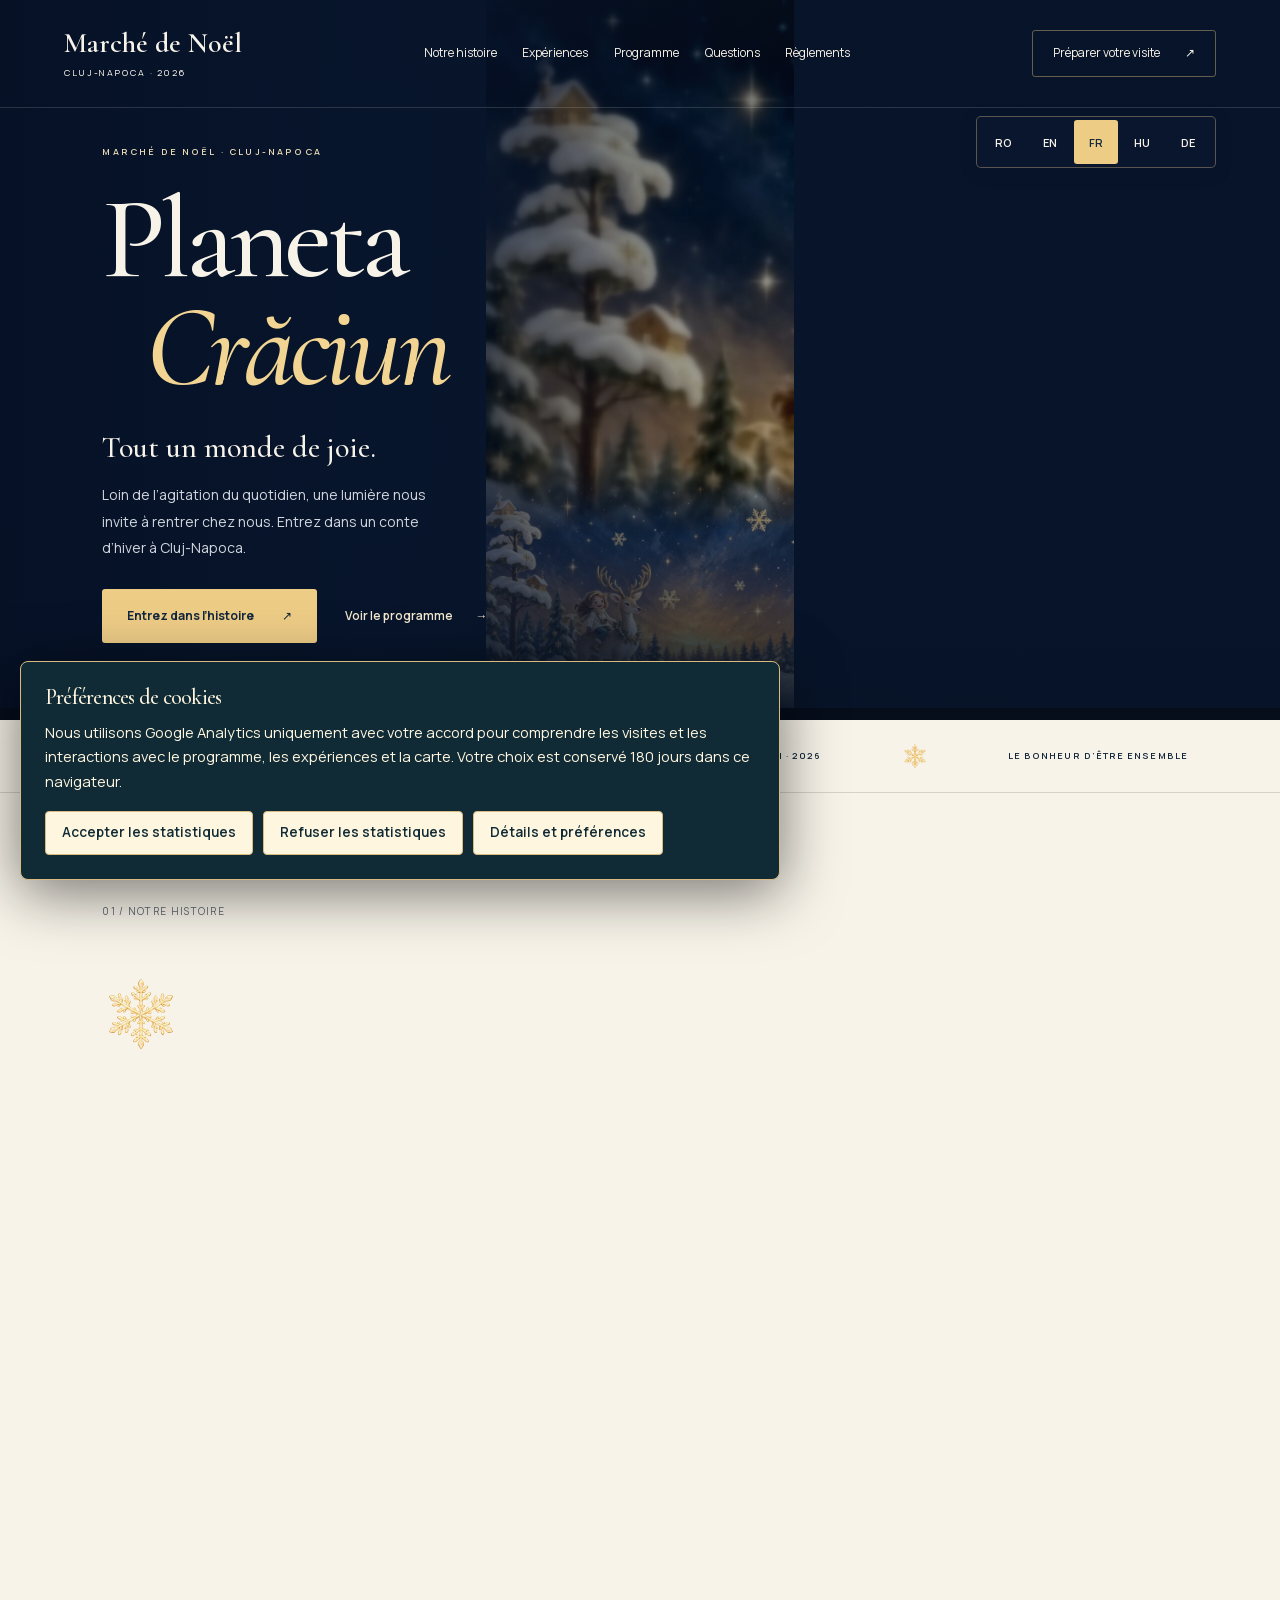
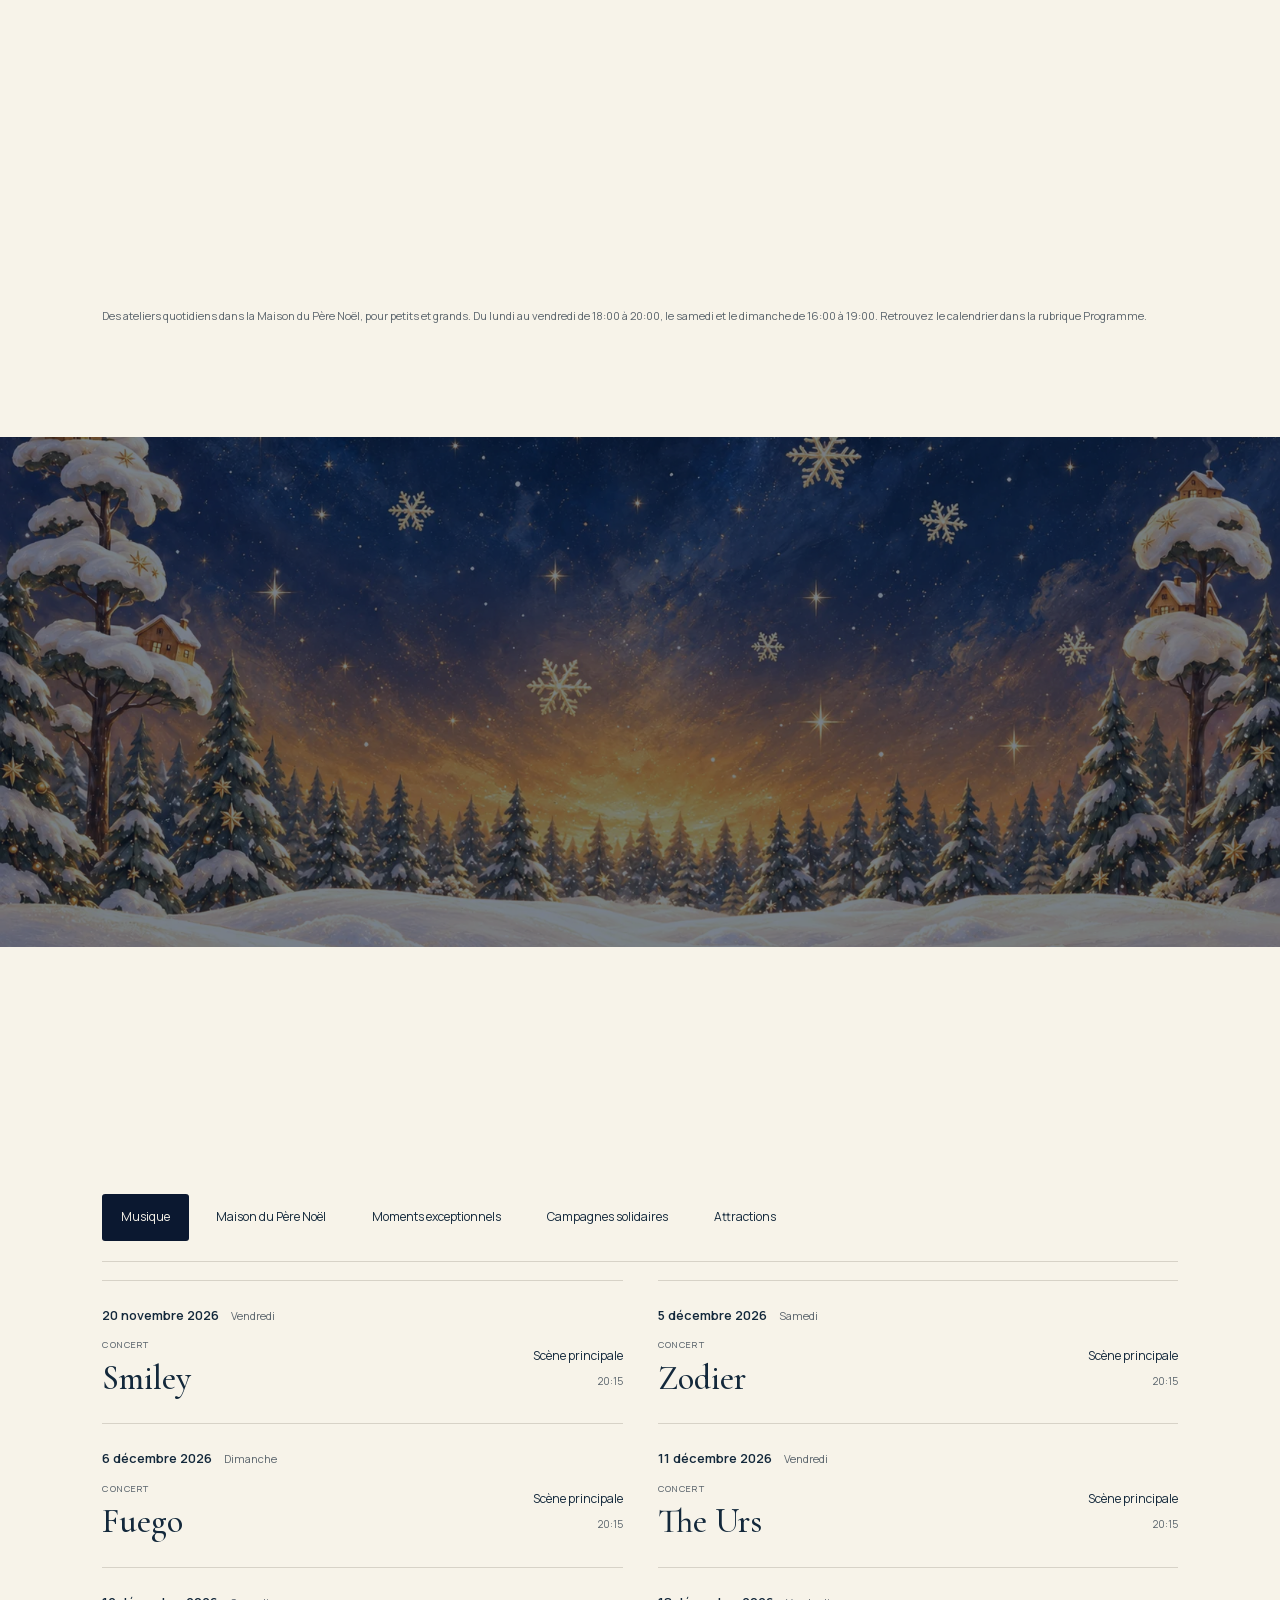
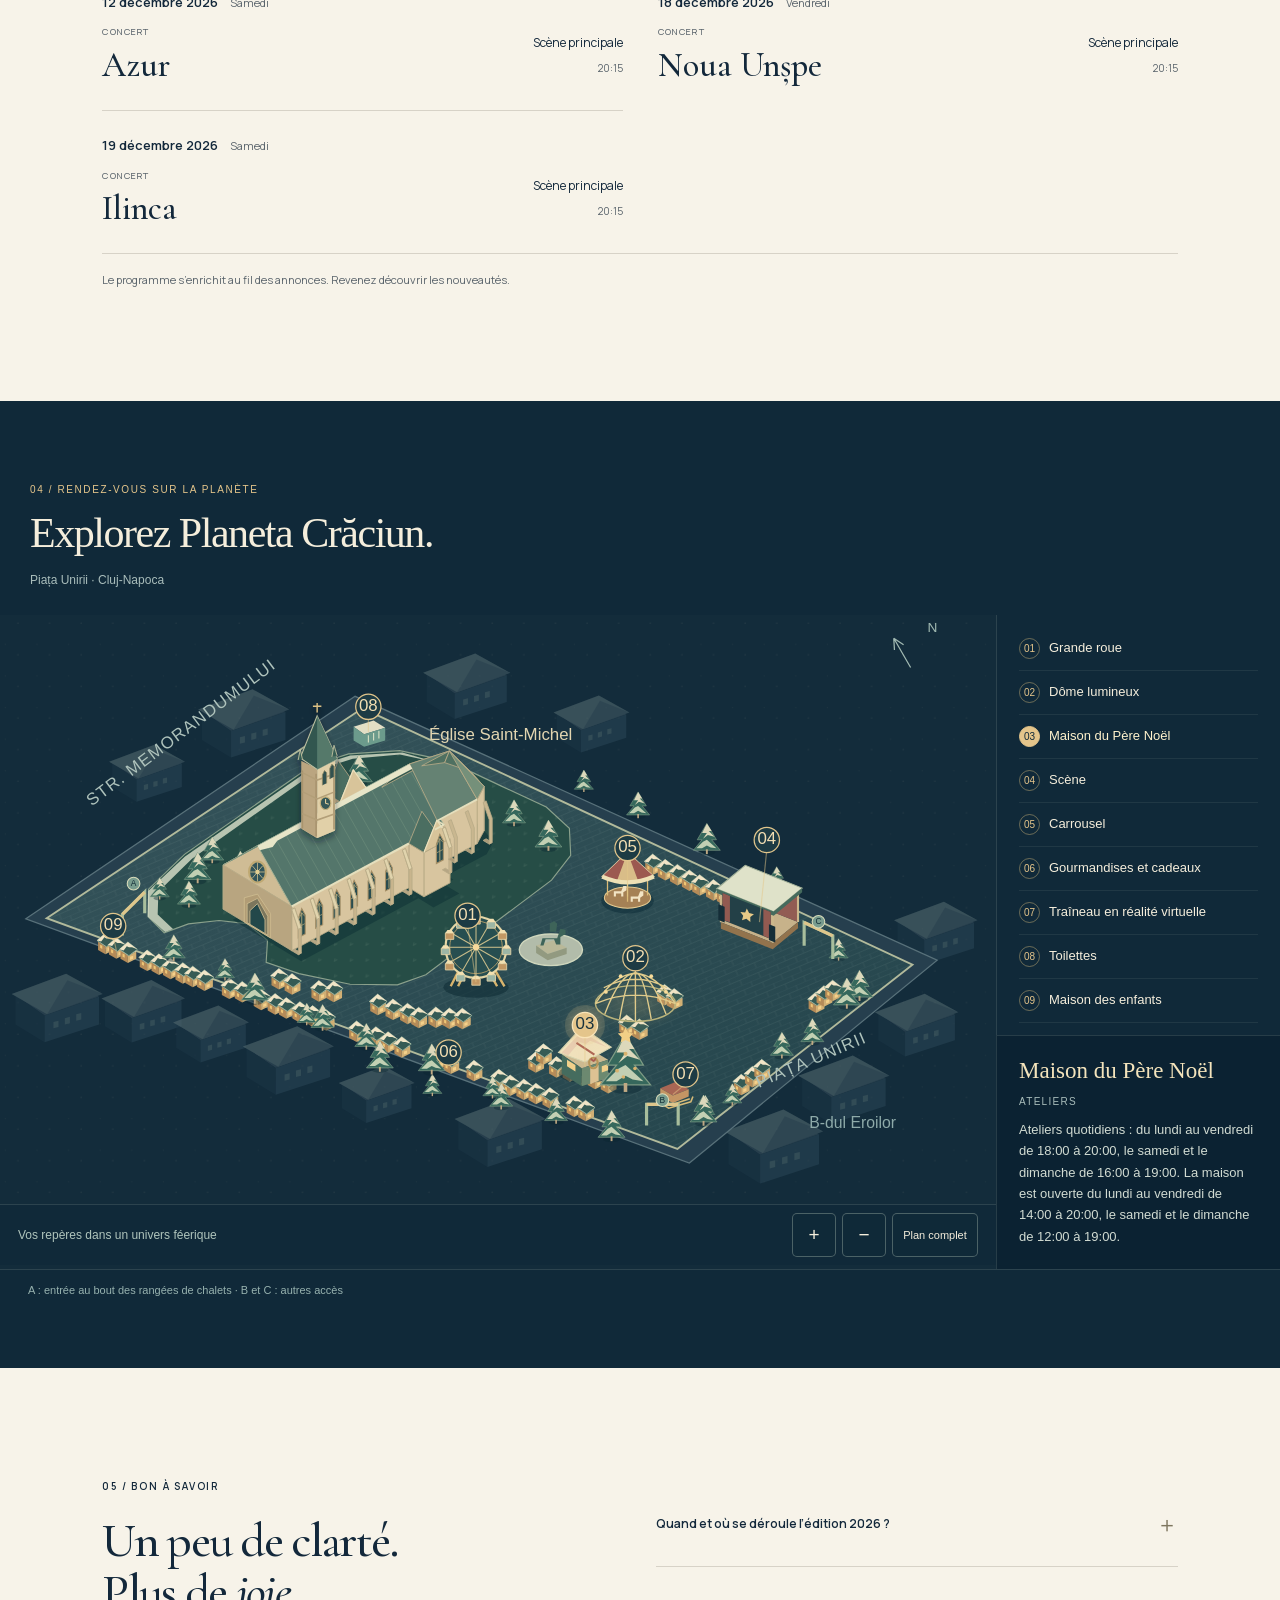
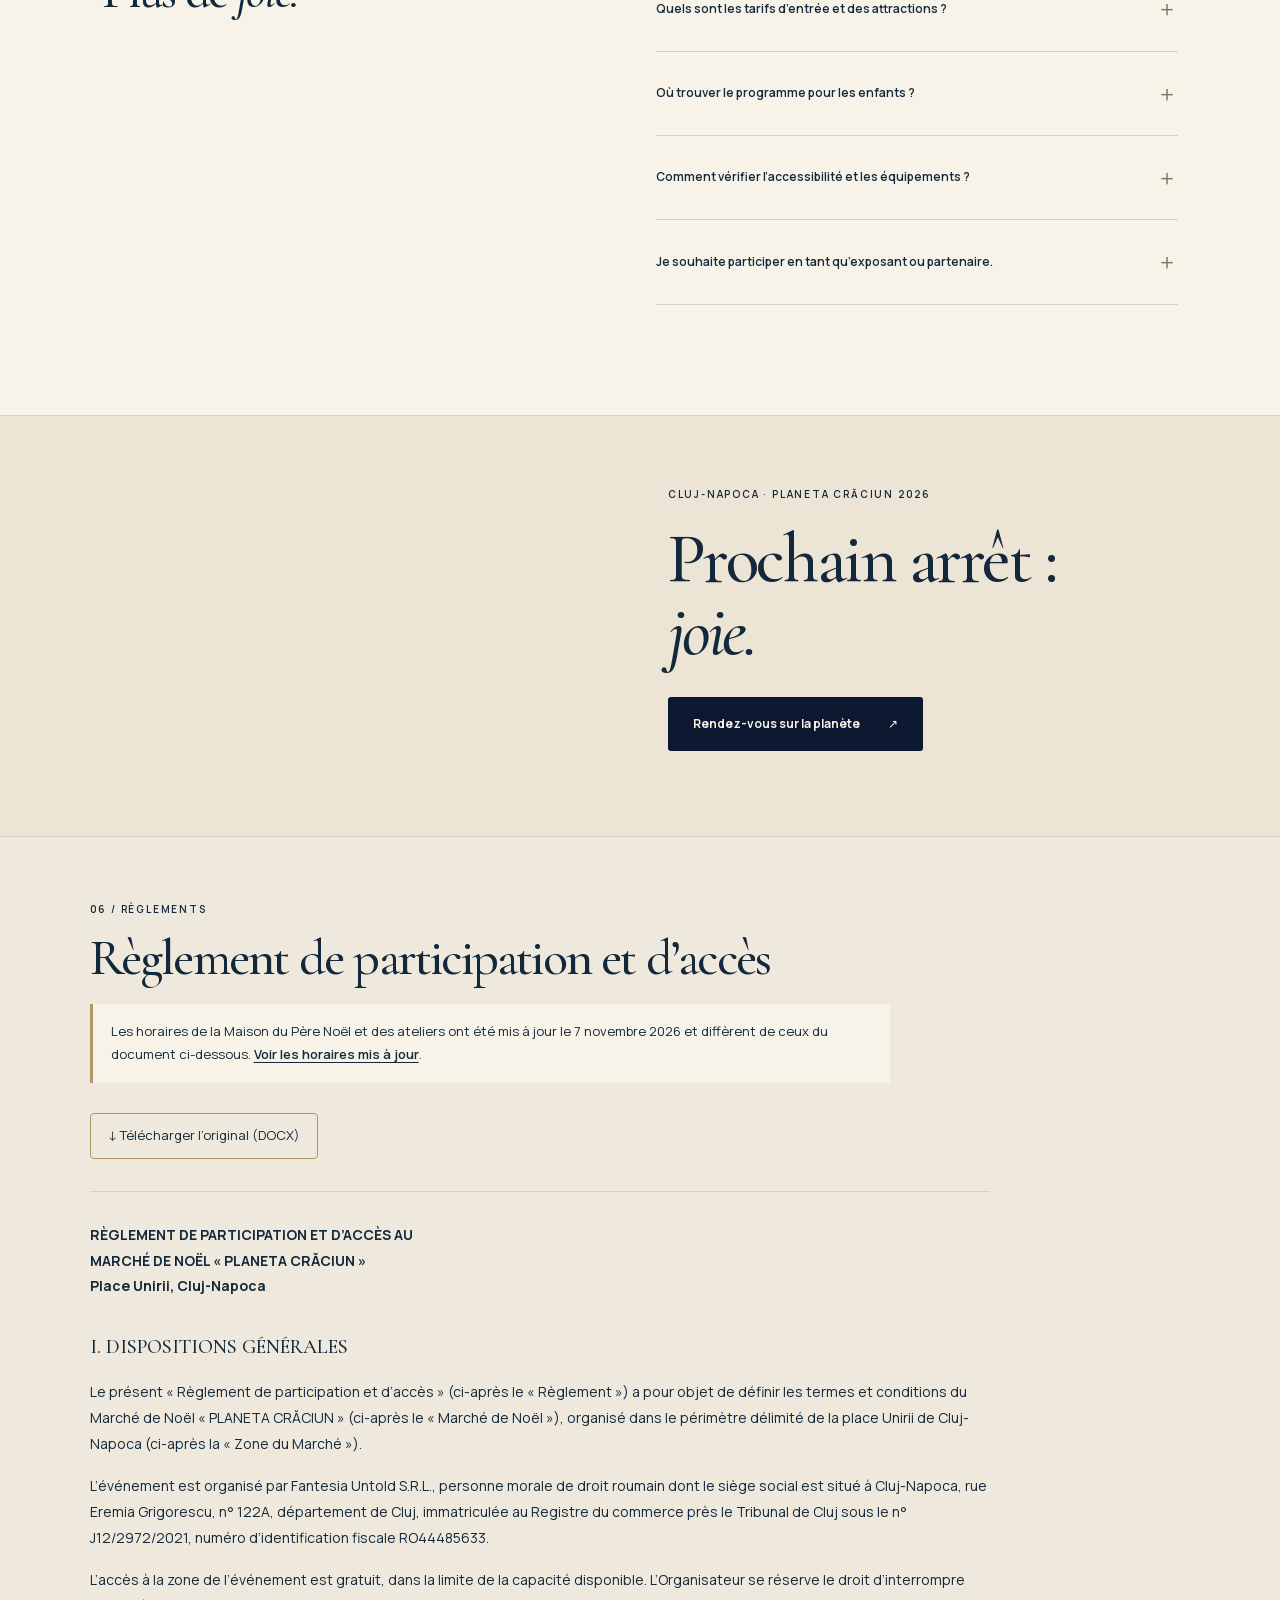
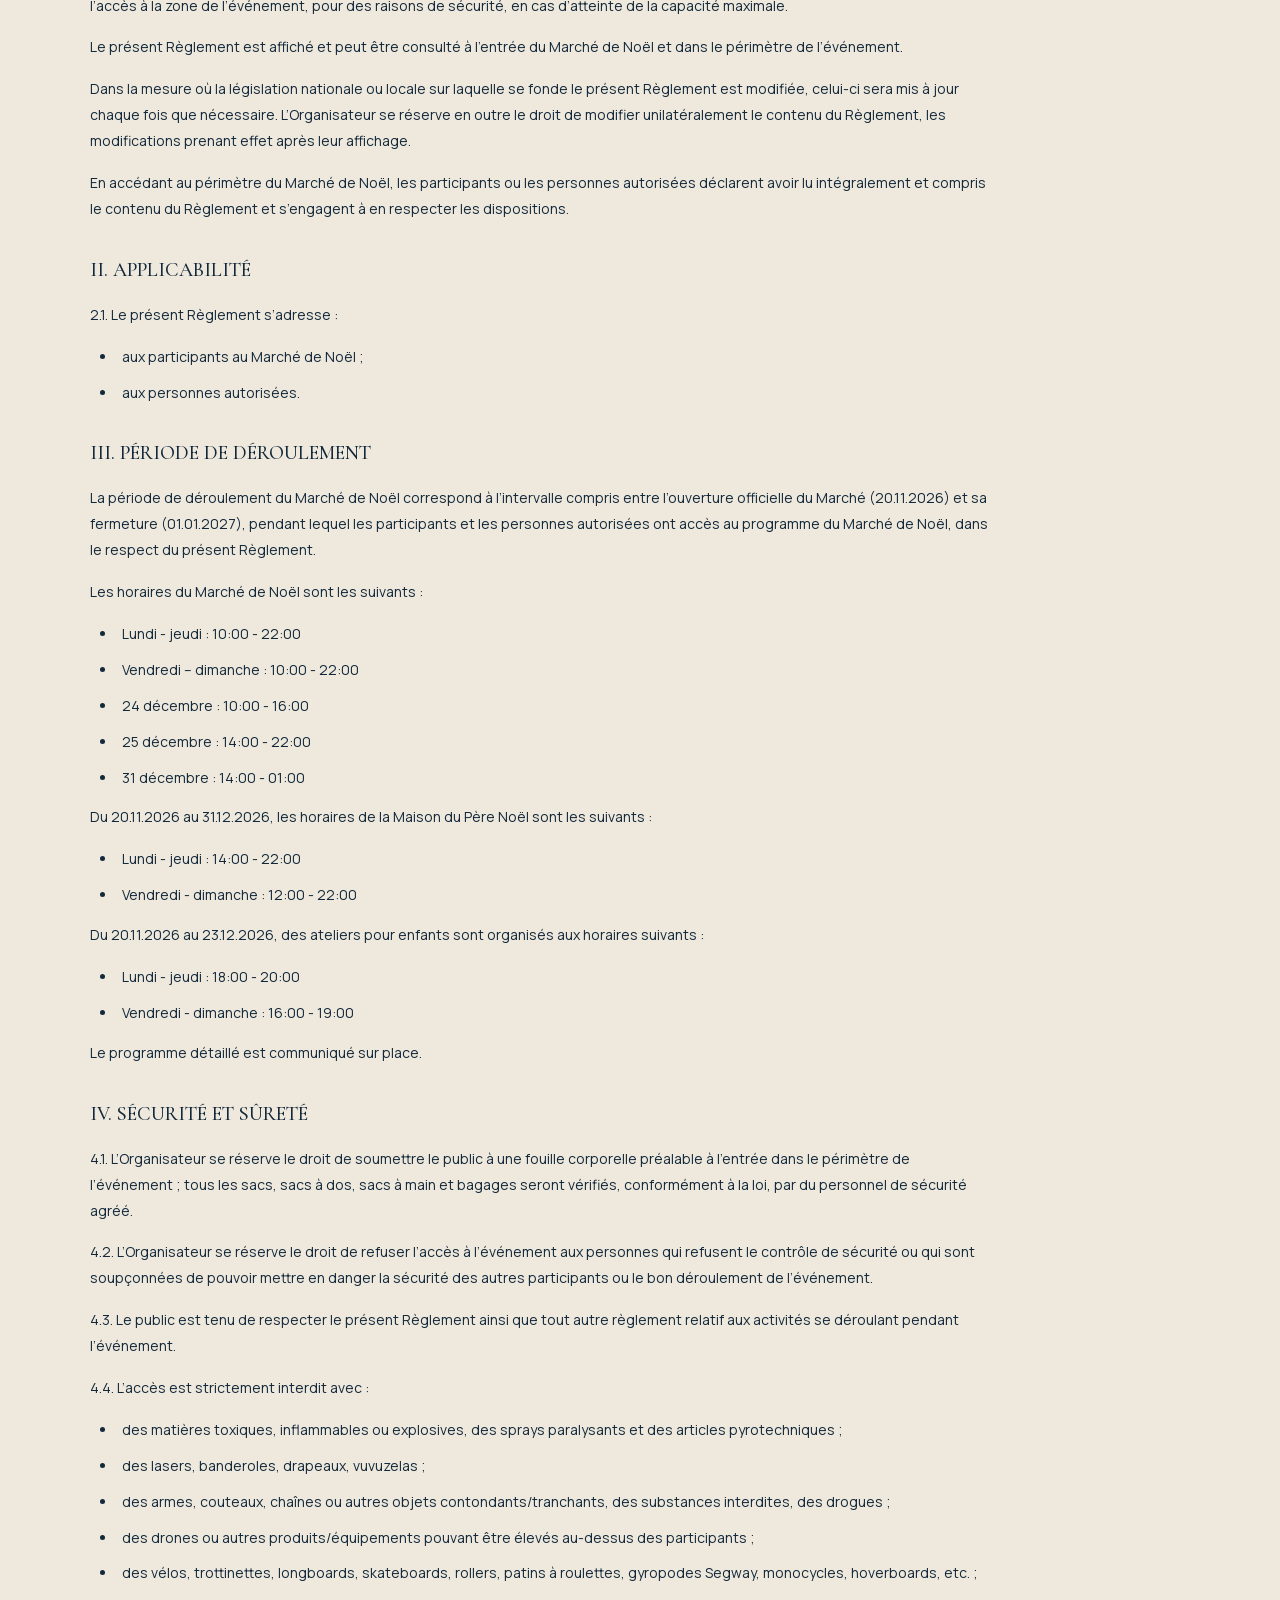
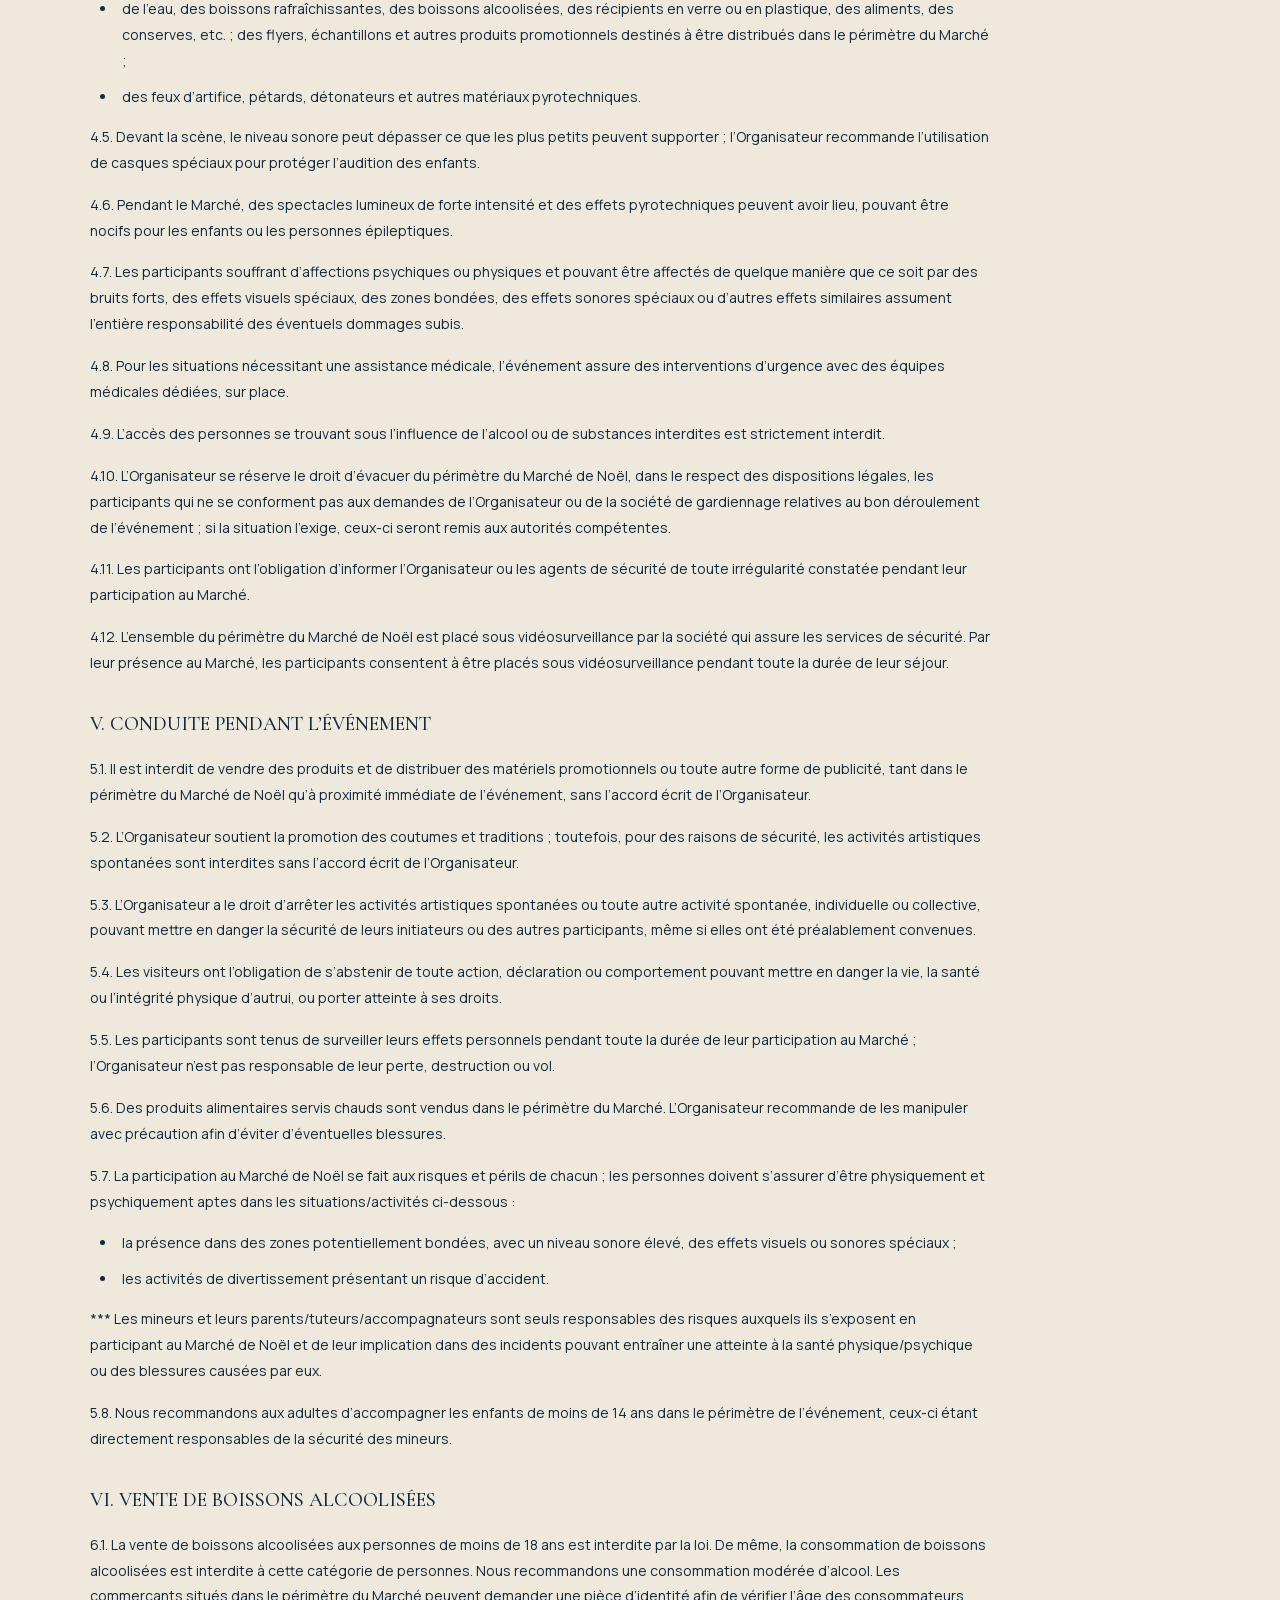
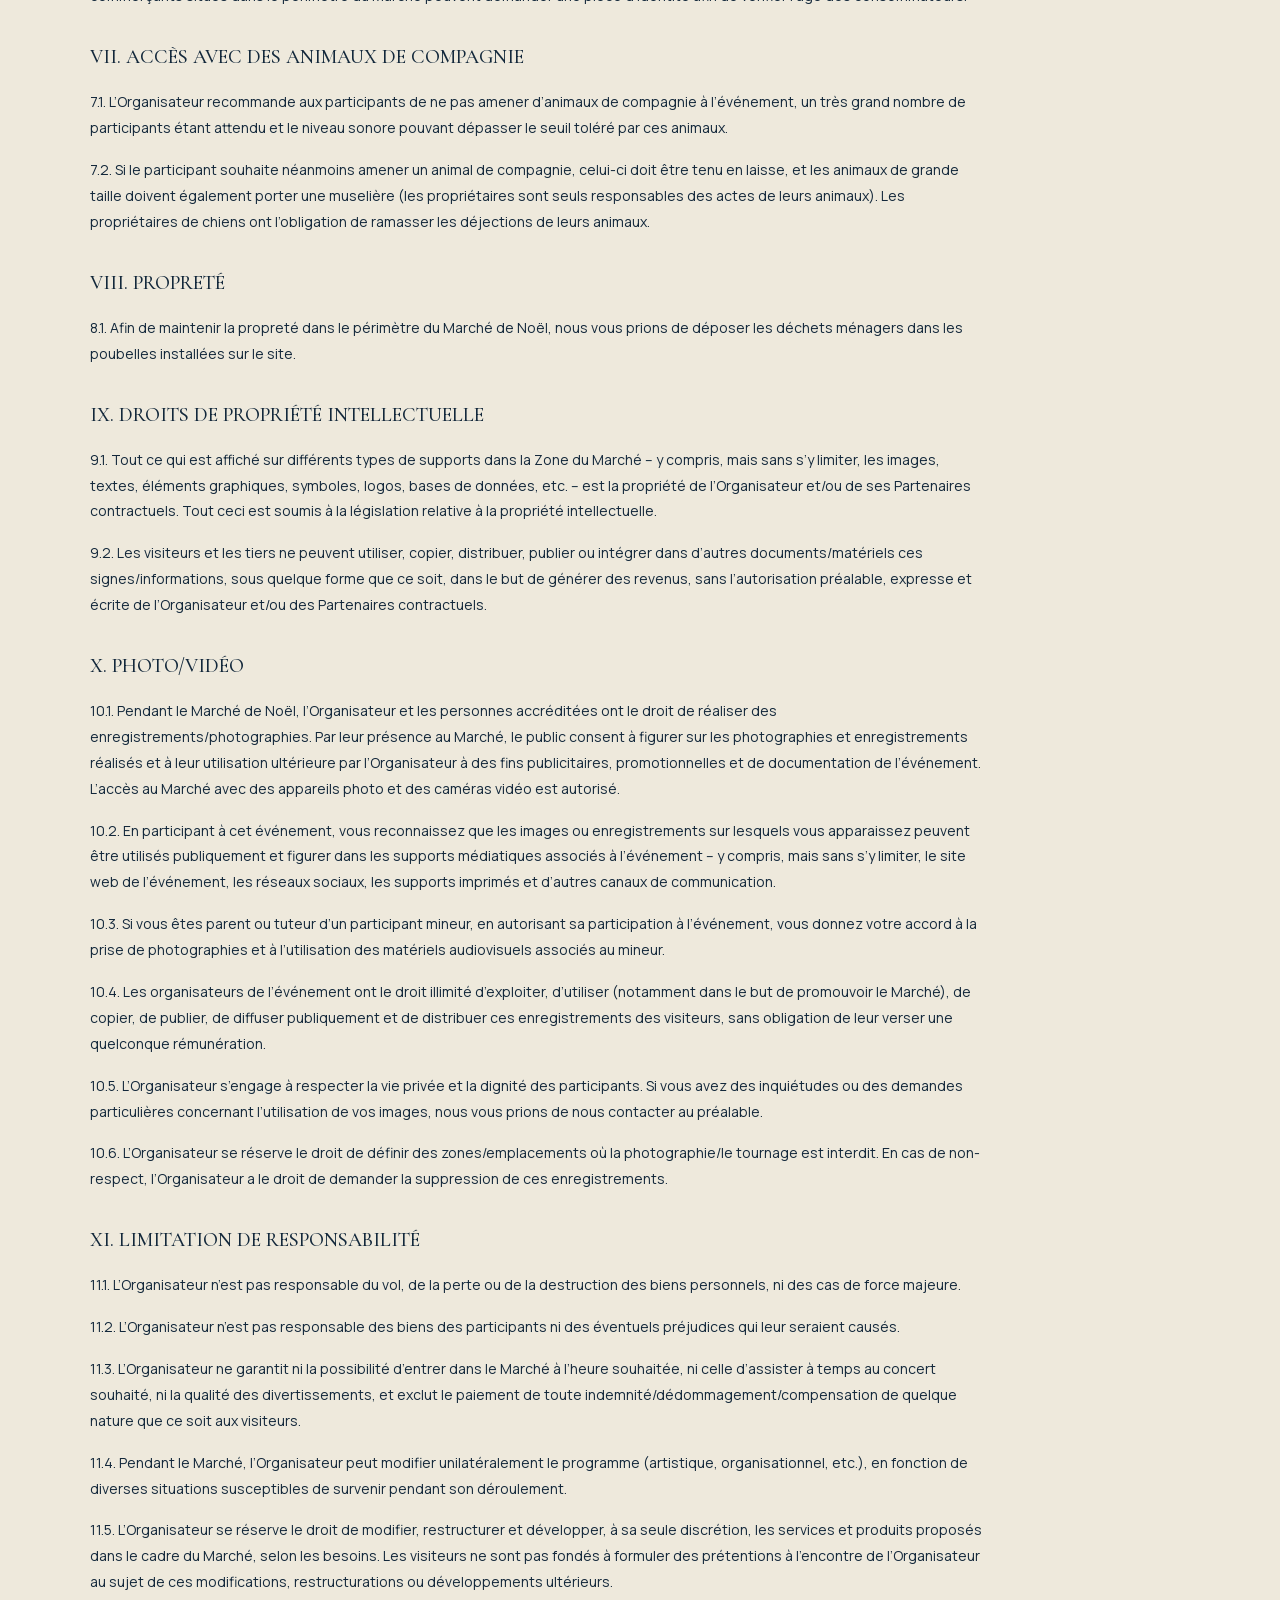
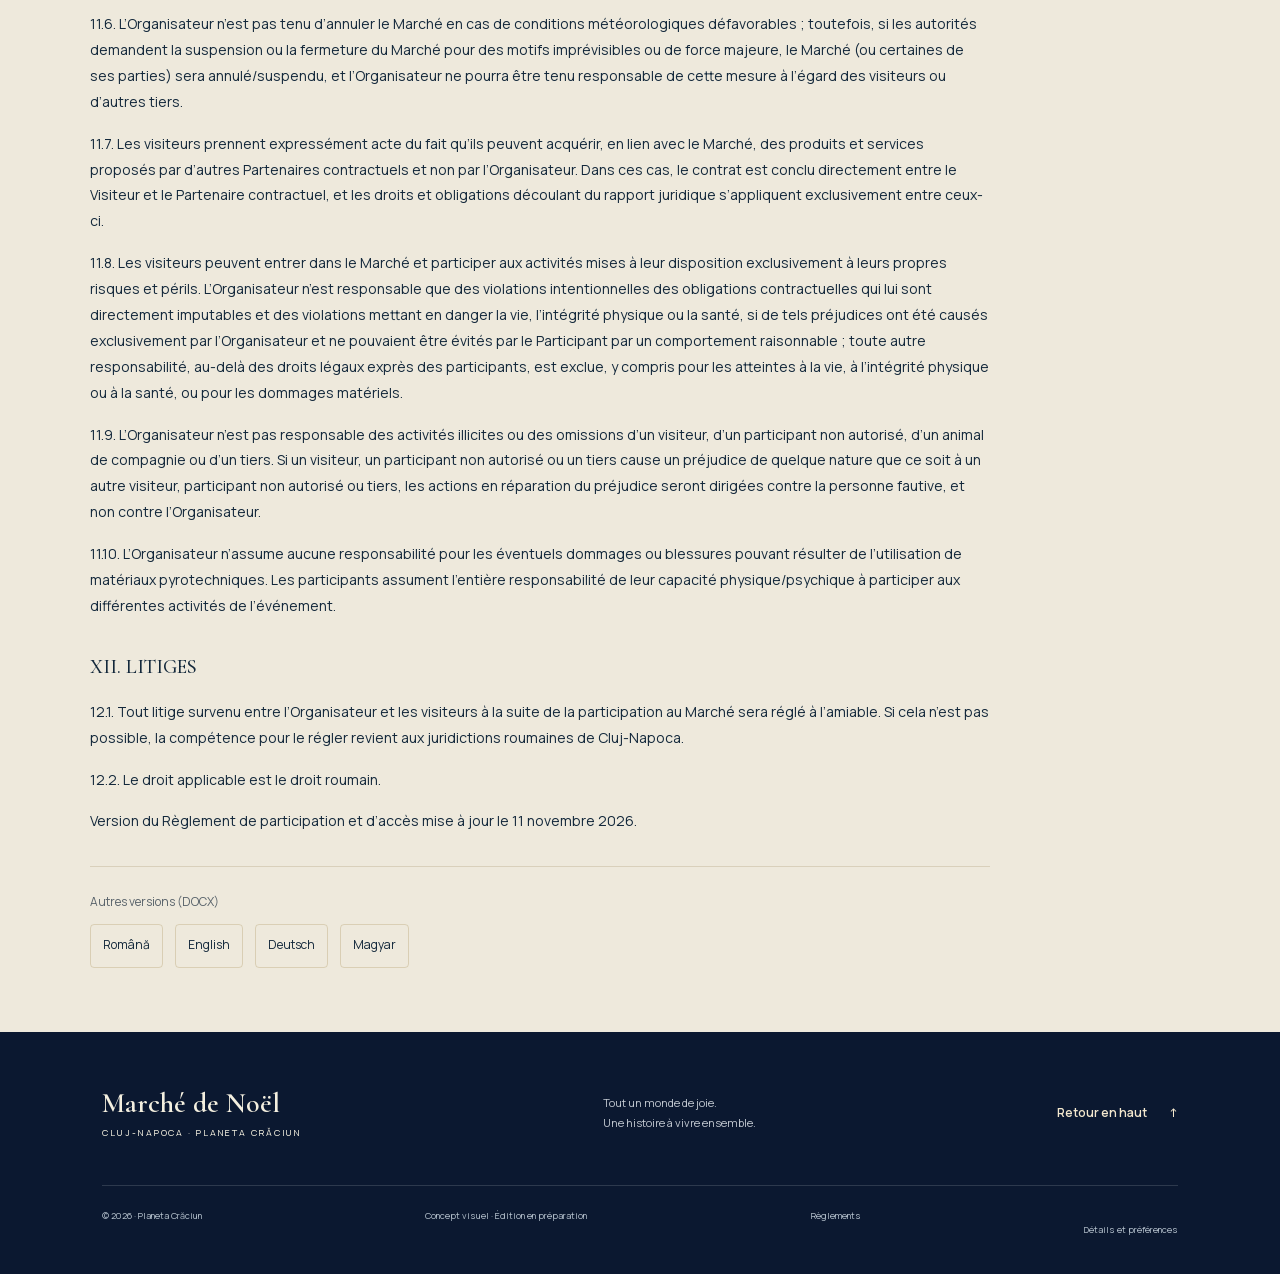
<file: fr.html>
<!doctype html>
<html lang="fr">
<head>
<meta charset="utf-8"><meta name="viewport" content="width=device-width, initial-scale=1">
<meta http-equiv="Content-Security-Policy" content="default-src 'self'; script-src 'self' https://www.googletagmanager.com; connect-src 'self' https://*.google-analytics.com https://*.analytics.google.com; style-src 'self'; font-src 'self'; img-src 'self' data:; object-src 'none'; base-uri 'none'; form-action 'none'"><meta name="referrer" content="strict-origin-when-cross-origin"><meta name="theme-color" content="#0b1830"><title>Planeta Crăciun 2026 | Marché de Noël de Cluj-Napoca</title>
<meta name="description" content="Découvrez Planeta Crăciun, l’univers féerique du marché de Noël de Cluj-Napoca. Expériences, programme et informations pratiques pour l’édition 2026.">
<meta name="robots" content="noindex,nofollow"><meta property="og:type" content="website"><meta property="og:locale" content="fr_FR"><meta property="og:title" content="Planeta Crăciun — Tout un monde de joie"><meta property="og:description" content="Marché de Noël de Cluj-Napoca • Édition 2026"><meta property="og:image" content="https://saliery95.github.io/planeta-craciun-cluj-2026/assets/key-visual.webp">
<link rel="icon" type="image/webp" href="assets/snowflake.webp"><link rel="preload" as="image" href="assets/hero-film-desktop-poster.webp?v=9" media="(min-width:561px)" fetchpriority="high"><link rel="preload" as="image" href="assets/hero-film-mobile-poster.webp?v=9" media="(max-width:560px)" fetchpriority="high"><link rel="stylesheet" href="fonts.css"><link rel="stylesheet" href="styles.css?v=14"><link rel="stylesheet" href="hero-film.css?v=9"><link rel="stylesheet" href="event-map.css?v=8"><script src="locales/fr.js?v=fc55f14f6cc6" defer></script><script src="language-links.js?v=1" defer></script><script src="content.js?v=15" defer></script><script src="app.js?v=15" defer></script><script src="event-map.js?v=8" defer></script><script type="module" src="hero-film.js?v=9"></script>
<link rel="stylesheet" href="language-switcher.css?v=1"><link rel="stylesheet" href="regulations.css?v=3"><!-- language-alternates --><link rel="alternate" hreflang="ro" href="index.html"><link rel="alternate" hreflang="en" href="en.html"><link rel="alternate" hreflang="fr" href="fr.html"><link rel="alternate" hreflang="hu" href="hu.html"><link rel="alternate" hreflang="de" href="de.html"><link rel="alternate" hreflang="x-default" href="index.html"><!-- /language-alternates --><link rel="stylesheet" href="analytics.css?v=1"><script src="analytics.js?v=1" defer></script></head>
<body>
<a class="skip-link" href="#main">Aller au contenu</a>
<header class="site-header" id="top"><a href="#" class="brand" aria-label="Marché de Noël de Cluj-Napoca, accueil"><span class="brand-title">Marché de Noël</span><span class="brand-detail">CLUJ-NAPOCA · 2026</span></a><nav class="desktop-nav" aria-label="Navigation principale"><a href="#poveste">Notre histoire</a><a href="#experiente">Expériences</a><a href="#program">Programme</a><a href="#intrebari">Questions</a><a href="#regulamente">Règlements</a></nav><a class="header-cta" href="#vizita">Préparer votre visite <span aria-hidden="true">↗</span></a><button class="menu-toggle" aria-expanded="false" aria-controls="mobile-nav">Menu <span aria-hidden="true">＋</span></button><nav id="mobile-nav" aria-label="Navigation mobile"><a href="#poveste">Notre histoire</a><a href="#experiente">Expériences</a><a href="#program">Programme</a><a href="#vizita">Préparer votre visite</a><a href="#intrebari">Questions fréquentes</a><a href="#regulamente">Règlements</a></nav><nav class="language-switcher" aria-label="Choisir la langue"><a href="index.html" lang="ro" hreflang="ro" aria-label="Română" title="Română">RO</a><a href="en.html" lang="en" hreflang="en" aria-label="English" title="English">EN</a><a href="fr.html" lang="fr" hreflang="fr" aria-label="Français" title="Français" aria-current="page">FR</a><a href="hu.html" lang="hu" hreflang="hu" aria-label="Magyar" title="Magyar">HU</a><a href="de.html" lang="de" hreflang="de" aria-label="Deutsch" title="Deutsch">DE</a></nav></header>
<main id="main">
<section class="hero" aria-labelledby="hero-title">
<div class="hero-film-frame" aria-hidden="true"><picture class="hero-poster"><source media="(max-width:560px)" srcset="assets/hero-film-mobile-poster.webp?v=9"><img src="assets/hero-film-desktop-poster.webp?v=9" alt="" width="1600" height="900" fetchpriority="high"></picture><video class="hero-film" id="hero-film" muted playsinline preload="none" tabindex="-1" disablepictureinpicture></video></div><div class="hero-shade"></div>
<div class="hero-copy"><p class="eyebrow light">MARCHÉ DE NOËL · CLUJ-NAPOCA</p><h1 id="hero-title"><span>Planeta</span><em>Crăciun</em></h1><p class="hero-tagline">Tout un monde de joie.</p><p class="hero-description">Loin de l’agitation du quotidien, une lumière nous invite à rentrer chez nous. Entrez dans un conte d’hiver à Cluj-Napoca.</p><div class="hero-actions"><a class="button gold" href="#experiente">Entrez dans l’histoire <span aria-hidden="true">↗</span></a><a class="text-link light-link" href="#program">Voir le programme <span aria-hidden="true">→</span></a></div><p class="edition-note"><span class="status-dot" aria-hidden="true"></span> Édition 2026 · Détails à venir</p></div>
<a class="scroll-cue" href="#poveste"><span aria-hidden="true">↓</span> Que l’histoire commence</a></section>
<div class="chapter-strip" aria-label="Édition 2026"><span>UN HIVER INOUBLIABLE</span><img src="assets/snowflake.webp" width="26" height="26" alt=""><span>CLUJ-NAPOCA</span><img src="assets/snowflake.webp" width="26" height="26" alt=""><span>PLANETA CRĂCIUN · 2026</span><img src="assets/snowflake.webp" width="26" height="26" alt=""><span>LE BONHEUR D’ÊTRE ENSEMBLE</span></div>
<section class="story section-pad" id="poveste" aria-labelledby="story-title"><div class="story-label"><span class="chapter-number">01 / NOTRE HISTOIRE</span><img src="assets/snowflake.webp" width="78" height="78" loading="lazy" alt=""></div><div class="story-copy reveal"><p class="eyebrow">POUR L’ENFANT QUI SOMMEILLE EN NOUS</p><h2 id="story-title">Certains lieux se visitent.<br>D’autres <em>se ressentent.</em></h2><div class="story-bottom"><p>Le parfum de la cannelle. Une lumière qui réchauffe une soirée froide. Une main que l’on serre un peu plus fort. Noël est fait de petites choses qui finissent par compter plus que tout.</p><p>Planeta Crăciun est notre invitation à ralentir. À regarder autour de vous. Et à redécouvrir, avec vos proches, le bonheur d’être ici.</p></div></div></section>
<section class="experiences section-pad" id="experiente" aria-labelledby="experiences-title"><div class="section-heading reveal"><div><p class="eyebrow">02 / DÉCOUVREZ NOTRE UNIVERS</p><h2 id="experiences-title">Suivez votre <em>joie.</em></h2></div><p>Chaque histoire a un début.<br>Par où souhaitez-vous commencer ?</p></div><div class="experience-grid"><button class="experience-card card-wonder reveal" data-story="wonder"><div class="card-top"><span>POUR LES PETITS ET LES GRANDS</span><span aria-hidden="true">01</span></div><div class="card-art"><img src="assets/rocking-horse.webp" width="650" height="433" loading="lazy" alt="Cheval à bascule blanc de conte de fées, aux détails dorés"></div><div class="card-bottom"><div><h3>Retour en enfance</h3><p>Ateliers quotidiens dans la Maison du Père Noël.</p></div><span class="round-arrow" aria-hidden="true">↗</span></div></button><button class="experience-card card-taste reveal" data-story="taste"><div class="card-top"><span>DES SAVEURS QUI NOUS RASSEMBLENT</span><span aria-hidden="true">02</span></div><div class="card-art"><img src="assets/cottage.webp" width="650" height="600" loading="lazy" alt="Maison en pain d’épices illuminée et recouverte de neige"></div><div class="card-bottom"><div><h3>Les saveurs des fêtes</h3><p>Une pause sucrée. Un doux souvenir.</p></div><span class="round-arrow" aria-hidden="true">↗</span></div></button><button class="experience-card card-gift reveal" data-story="gift"><div class="card-top"><span>LE BONHEUR D’OFFRIR</span><span aria-hidden="true">03</span></div><div class="card-art"><img src="assets/gift.webp" width="493" height="500" loading="lazy" alt="Cadeau crème avec un ruban doré et vert"></div><div class="card-bottom"><div><h3>Des cadeaux qui racontent</h3><p>Des attentions choisies pour quelqu’un.</p></div><span class="round-arrow" aria-hidden="true">↗</span></div></button></div><p class="section-footnote">Des ateliers quotidiens dans la Maison du Père Noël, pour petits et grands. Du lundi au vendredi de 18:00 à 20:00, le samedi et le dimanche de 16:00 à 19:00. Retrouvez le calendrier dans la rubrique Programme.</p></section>
<section class="interlude" aria-label="Le bonheur d’être ensemble"><img src="assets/winter-landscape.webp" alt="Paysage d’hiver illustré, avec forêt enneigée et lumière dorée" loading="lazy" width="1670" height="941"><div class="interlude-copy reveal"><p class="eyebrow light">PLUS PROCHES LES UNS DES AUTRES</p><p class="interlude-title">Le plus bel endroit<br>c’est <em>ensemble.</em></p><a class="text-link light-link" href="#vizita">Offrez-vous une soirée féerique <span aria-hidden="true">↗</span></a></div></section>
<section class="program section-pad" id="program" aria-labelledby="program-title"><div class="section-heading reveal"><div><p class="eyebrow">03 / L’AGENDA DE LA PLANÈTE</p><h2 id="program-title" tabindex="-1">Des soirées qui deviennent <em>des souvenirs.</em></h2></div><p>Concerts, ateliers et petits bonheurs à découvrir.<br>Choisissez votre expérience sur Planeta Crăciun.</p></div><div class="program-controls"><div class="filter-group" role="tablist" aria-label="Découvrez le programme"><button id="tab-music" class="filter active" role="tab" aria-selected="true" aria-controls="program-results" data-category="music">Musique</button><button id="tab-kids" class="filter" role="tab" aria-selected="false" aria-controls="program-results" tabindex="-1" data-category="kids">Maison du Père Noël</button><button id="tab-special" class="filter" role="tab" aria-selected="false" aria-controls="program-results" tabindex="-1" data-category="special">Moments exceptionnels</button><button id="tab-campaigns" class="filter" role="tab" aria-selected="false" aria-controls="program-results" tabindex="-1" data-category="campaigns">Campagnes solidaires</button><button id="tab-attractions" class="filter" role="tab" aria-selected="false" aria-controls="program-results" tabindex="-1" data-category="attractions">Attractions</button></div></div><div class="program-house-hours" id="program-house-hours" hidden><div><h3>Horaires de la Maison du Père Noël</h3><p>Du lundi au vendredi : 14:00–20:00</p><p>Samedi et dimanche : 12:00–19:00</p></div><div><h3>Horaires des ateliers</h3><p>Du lundi au vendredi : 18:00–20:00</p><p>Samedi et dimanche : 16:00–19:00</p></div></div><div class="program-days" id="program-days" hidden><button id="program-prev" class="day-step" aria-label="Jour précédent">←</button><label class="date-label">Choisir une date <input type="date" id="program-date" min="2026-11-20" max="2026-12-23" value="2026-11-20" aria-label="Choisir une date pour le programme"></label><button id="program-next" class="day-step" aria-label="Jour suivant">→</button></div><div class="program-results" id="program-results" role="tabpanel" aria-labelledby="tab-music" tabindex="0"></div><p class="program-note" id="program-note"></p></section>
<section class="event-map-section" id="vizita" aria-labelledby="dm-title"><div id="pc-drawn-map" aria-labelledby="dm-title" data-zoomed="false">
 <header class="dm-heading"><p class="dm-eyebrow">04 / RENDEZ-VOUS SUR LA PLANÈTE</p><h2 id="dm-title">Explorez Planeta Crăciun.</h2><p class="dm-location">Piața Unirii · Cluj-Napoca</p></header>
 <div class="dm-viewport">
 <svg xmlns="http://www.w3.org/2000/svg" viewBox="45 30 945 555" class="christmas-plan" role="img" aria-labelledby="map-art-title map-art-desc">
<title id="map-art-title">Planeta Crăciun — plan illustré de Piața Unirii</title><desc id="map-art-desc">L’église Saint-Michel, la grande roue, le dôme lumineux, le carrousel, la scène, la Maison du Père Noël et les rangées de chalets, disposés selon le plan technique fourni.</desc>
<defs>
 <pattern id="pc2-grain" width="30" height="30" patternUnits="userSpaceOnUse"><circle cx="2" cy="4" r=".65" fill="#e5d4ad" opacity=".09"/><circle cx="20" cy="24" r=".5" fill="#e5d4ad" opacity=".06"/></pattern>
 <pattern id="pc2-paving" width="19" height="10" patternUnits="userSpaceOnUse" patternTransform="rotate(-23)"><path d="M0 0H19M0 5H19M0 0V5M10 5V10M19 0V5" stroke="#acc2b4" opacity=".13" stroke-width=".55"/></pattern>
 <pattern id="pc2-lawn" width="15" height="15" patternUnits="userSpaceOnUse"><path d="m2 10 1-3m-1 3 3-2" stroke="#9eb4a0" opacity=".13" stroke-width="1"/></pattern>
 <linearGradient id="pc2-floor" x1="0" y1="0" x2="1" y2="1"><stop stop-color="#36545b"/><stop offset="1" stop-color="#24454c"/></linearGradient>
 <radialGradient id="pc2-lights"><stop stop-color="#f2cc7d" stop-opacity=".19"/><stop offset="1" stop-color="#f2cc7d" stop-opacity="0"/></radialGradient>
 <filter id="pc2-shadow" x="-30%" y="-40%" width="160%" height="200%"><feDropShadow dx="0" dy="4" stdDeviation="3" flood-color="#061a25" flood-opacity=".45"/></filter>
 <g id="pc2-hut"><path d="M-7-4 2-7 8-3 0 1Z" fill="#f2e3be"/><path d="m-7-4 7 5v7l-7-4Z" fill="#b58b58"/><path d="m0 1 8-4v7L0 8Z" fill="#d1af74"/><path d="M-8-5 0-12 9-5 1 1Z" fill="#365b55" stroke="#8fae99" stroke-width=".8"/><path d="M-8-5 0-12 9-5 4-7 1-7-1-8-4-4Z" fill="#f1e5c7"/><path d="M2 2 5 1v3L2 5Z" fill="#f4d18a"/><path d="m-5-1 2 1v3l-2-1Z" fill="#efc675"/></g>
 <g id="pc2-building"><path d="M-30-11 12-24 36-10-7 5Z" fill="#344b59"/><path d="m-30-11 23 16v21l-23-14Z" fill="#1b3545"/><path d="m-7 5 43-15v22L-7 26Z" fill="#294555"/><path d="M-33-12 10-28 39-12-5 4Z" fill="#435a64"/><path d="m-33-12 43-16 29 16-28-11-16 27Z" fill="#789087" opacity=".3"/><path d="m0 10 4-1v5l-4 1m9-8 4-1v5l-4 1m9-8 4-1v5l-4 1" fill="#96a89c" opacity=".3"/></g>
</defs>
<rect width="1000" height="650" fill="#132c3b"/><rect width="1000" height="650" fill="url(#pc2-grain)"/>

<use href="#pc2-building" transform="translate(95.7 400.3) scale(1.2)" opacity=".58"/>
<use href="#pc2-building" transform="translate(177.6 403.3) scale(1.1)" opacity=".58"/>
<use href="#pc2-building" transform="translate(242.2 424.8) scale(1.0)" opacity=".58"/>
<use href="#pc2-building" transform="translate(315.0 450.1) scale(1.2)" opacity=".58"/>
<use href="#pc2-building" transform="translate(399.4 482.2) scale(1.0)" opacity=".58"/>
<use href="#pc2-building" transform="translate(515.9 518.7) scale(1.2)" opacity=".58"/>
<use href="#pc2-building" transform="translate(775.3 531.8) scale(1.3)" opacity=".58"/>
<use href="#pc2-building" transform="translate(842.1 477.7) scale(1.2)" opacity=".58"/>
<use href="#pc2-building" transform="translate(911.4 416.4) scale(1.1)" opacity=".58"/>
<use href="#pc2-building" transform="translate(929.6 329.1) scale(1.1)" opacity=".58"/>
<use href="#pc2-building" transform="translate(603.2 130.6) scale(1.0)" opacity=".58"/>
<use href="#pc2-building" transform="translate(484.4 94.9) scale(1.15)" opacity=".58"/>
<use href="#pc2-building" transform="translate(272.6 130.3) scale(1.2)" opacity=".58"/>
<use href="#pc2-building" transform="translate(181.5 177.4) scale(1.0)" opacity=".58"/>
<polygon points="69.51,314.39 381.89,103.35 934.18,353.70 699.06,546.16" fill="#263f4e" stroke="#58717a" stroke-width="1.2" />
<polygon points="89.26,313.88 388.91,114.73 910.76,357.98 687.75,532.77" fill="url(#pc2-floor)" stroke="#b2ba9b" stroke-width="1.8" />
<polygon points="89.26,313.88 388.91,114.73 910.76,357.98 687.75,532.77" fill="url(#pc2-paving)" stroke="none" stroke-width="1" />
<polygon points="200.79,327.66 185.52,312.58 185.96,286.34 220.04,253.30 340.48,169.18 375.71,158.01 424.30,154.85 470.49,164.89 520.75,188.57 563.31,208.36 585.23,228.53 586.48,254.21 568.29,277.74 449.02,367.47 422.09,377.19 377.17,376.57 328.64,366.45 297.52,355.73 298.80,334.77 279.09,319.01 252.86,316.09 223.78,319.24" fill="#264d46" stroke="#8ba18c" stroke-width="1.1" />
<polygon points="200.79,327.66 185.52,312.58 185.96,286.34 220.04,253.30 340.48,169.18 375.71,158.01 424.30,154.85 470.49,164.89 520.75,188.57 563.31,208.36 585.23,228.53 586.48,254.21 568.29,277.74 449.02,367.47 422.09,377.19 377.17,376.57 328.64,366.45 297.52,355.73 298.80,334.77 279.09,319.01 252.86,316.09 223.78,319.24" fill="url(#pc2-lawn)" stroke="none" stroke-width="1" />
<polygon points="201.59,326.97 185.19,312.26 185.57,288.18 220.54,255.28 342.91,170.09 377.33,159.61 426.81,156.59 458.65,165.80 424.41,158.67 379.70,162.69 346.72,173.11 227.17,257.38 195.25,288.84 194.61,310.44 209.15,324.06" fill="#dce3cc" stroke="none" stroke-width="1" opacity=".8"/>
<use href="#pc2-hut" transform="translate(145.02 340.03)"/>
<use href="#pc2-hut" transform="translate(155.37 344.32)"/>
<use href="#pc2-hut" transform="translate(166.29 348.43)"/>
<use href="#pc2-hut" transform="translate(184.57 356.10)"/>
<use href="#pc2-hut" transform="translate(195.72 359.71)"/>
<use href="#pc2-hut" transform="translate(206.64 363.81)"/>
<use href="#pc2-hut" transform="translate(218.44 368.06)"/>
<use href="#pc2-hut" transform="translate(227.82 371.39)"/>
<use href="#pc2-hut" transform="translate(238.97 374.99)"/>
<use href="#pc2-hut" transform="translate(262.49 382.65)"/>
<use href="#pc2-hut" transform="translate(274.77 385.88)"/>
<use href="#pc2-hut" transform="translate(292.73 393.24)"/>
<use href="#pc2-hut" transform="translate(305.99 397.43)"/>
<use href="#pc2-hut" transform="translate(316.58 401.22)"/>
<use href="#pc2-hut" transform="translate(329.51 405.09)"/>
<use href="#pc2-hut" transform="translate(341.55 408.83)"/>
<use href="#pc2-hut" transform="translate(354.48 412.70)"/>
<use href="#pc2-hut" transform="translate(383.26 423.34)"/>
<use href="#pc2-hut" transform="translate(401.61 428.85)"/>
<use href="#pc2-hut" transform="translate(413.17 433.60)"/>
<use href="#pc2-hut" transform="translate(426.19 438.30)"/>
<use href="#pc2-hut" transform="translate(460.30 449.75)"/>
<use href="#pc2-hut" transform="translate(472.67 453.81)"/>
<use href="#pc2-hut" transform="translate(494.65 460.69)"/>
<use href="#pc2-hut" transform="translate(518.26 469.18)"/>
<use href="#pc2-hut" transform="translate(529.03 474.62)"/>
<use href="#pc2-hut" transform="translate(541.96 478.49)"/>
<use href="#pc2-hut" transform="translate(553.44 482.42)"/>
<use href="#pc2-hut" transform="translate(566.69 486.61)"/>
<use href="#pc2-hut" transform="translate(589.65 494.46)"/>
<use href="#pc2-hut" transform="translate(600.57 498.57)"/>
<use href="#pc2-hut" transform="translate(309.59 373.57)"/>
<use href="#pc2-hut" transform="translate(322.04 378.46)"/>
<use href="#pc2-hut" transform="translate(347.49 385.06)"/>
<use href="#pc2-hut" transform="translate(361.52 385.57)"/>
<use href="#pc2-hut" transform="translate(403.30 397.92)"/>
<use href="#pc2-hut" transform="translate(417.77 402.57)"/>
<use href="#pc2-hut" transform="translate(431.59 406.58)"/>
<use href="#pc2-hut" transform="translate(442.18 410.37)"/>
<use href="#pc2-hut" transform="translate(458.46 410.14)"/>
<use href="#pc2-hut" transform="translate(471.37 411.03)"/>
<use href="#pc2-hut" transform="translate(483.63 411.27)"/>
<use href="#pc2-hut" transform="translate(553.20 452.55)"/>
<use href="#pc2-hut" transform="translate(560.56 444.99)"/>
<use href="#pc2-hut" transform="translate(572.91 457.18)"/>
<use href="#pc2-hut" transform="translate(585.84 461.06)"/>
<use href="#pc2-hut" transform="translate(597.23 464.15)"/>
<use href="#pc2-hut" transform="translate(609.60 468.21)"/>
<use href="#pc2-hut" transform="translate(621.97 472.27)"/>
<use href="#pc2-hut" transform="translate(639.52 417.72)"/>
<use href="#pc2-hut" transform="translate(651.56 421.46)"/>
<use href="#pc2-hut" transform="translate(748.24 473.93)"/>
<use href="#pc2-hut" transform="translate(758.82 466.59)"/>
<use href="#pc2-hut" transform="translate(767.72 459.82)"/>
<use href="#pc2-hut" transform="translate(675.49 388.77)"/>
<use href="#pc2-hut" transform="translate(684.64 392.61)"/>
<use href="#pc2-hut" transform="translate(819.22 395.81)"/>
<use href="#pc2-hut" transform="translate(826.75 389.91)"/>
<use href="#pc2-hut" transform="translate(834.94 384.65)"/>
<use href="#pc2-hut" transform="translate(664.21 265.00)"/>
<use href="#pc2-hut" transform="translate(676.10 270.07)"/>
<use href="#pc2-hut" transform="translate(687.67 274.82)"/>
<use href="#pc2-hut" transform="translate(698.99 280.07)"/>
<use href="#pc2-hut" transform="translate(708.78 284.55)"/>
<use href="#pc2-hut" transform="translate(721.80 289.25)"/>
<use href="#pc2-hut" transform="translate(732.15 293.55)"/>
<g transform="translate(196.48 292.29)" ><g transform="scale(0.65)"><ellipse cy="4" rx="9" ry="3" fill="#0a2630" opacity=".4"/><path d="M0-26 10-9 5-9 14 2H-14L-5-9H-10Z" fill="#36685c" stroke="#7e9b84" stroke-width=".7"/><path d="M0-26 5-18H2L8-12 1-14-4-10 0-16-5-16Z" fill="#eee4c5" opacity=".9"/><path d="M0-9 10 0 4-1 0-3-5 0-11 0-4-7Z" fill="#d2dbbd" opacity=".9"/><path d="M0 1v5" stroke="#c0a984" stroke-width="2"/></g></g>
<g transform="translate(224.27 298.97)" ><g transform="scale(0.78)"><ellipse cy="4" rx="9" ry="3" fill="#0a2630" opacity=".4"/><path d="M0-26 10-9 5-9 14 2H-14L-5-9H-10Z" fill="#36685c" stroke="#7e9b84" stroke-width=".7"/><path d="M0-26 5-18H2L8-12 1-14-4-10 0-16-5-16Z" fill="#eee4c5" opacity=".9"/><path d="M0-9 10 0 4-1 0-3-5 0-11 0-4-7Z" fill="#d2dbbd" opacity=".9"/><path d="M0 1v5" stroke="#c0a984" stroke-width="2"/></g></g>
<g transform="translate(232.55 275.28)" ><g transform="scale(0.91)"><ellipse cy="4" rx="9" ry="3" fill="#0a2630" opacity=".4"/><path d="M0-26 10-9 5-9 14 2H-14L-5-9H-10Z" fill="#36685c" stroke="#7e9b84" stroke-width=".7"/><path d="M0-26 5-18H2L8-12 1-14-4-10 0-16-5-16Z" fill="#eee4c5" opacity=".9"/><path d="M0-9 10 0 4-1 0-3-5 0-11 0-4-7Z" fill="#d2dbbd" opacity=".9"/><path d="M0 1v5" stroke="#c0a984" stroke-width="2"/></g></g>
<g transform="translate(273.04 267.09)" ><g transform="scale(0.65)"><ellipse cy="4" rx="9" ry="3" fill="#0a2630" opacity=".4"/><path d="M0-26 10-9 5-9 14 2H-14L-5-9H-10Z" fill="#36685c" stroke="#7e9b84" stroke-width=".7"/><path d="M0-26 5-18H2L8-12 1-14-4-10 0-16-5-16Z" fill="#eee4c5" opacity=".9"/><path d="M0-9 10 0 4-1 0-3-5 0-11 0-4-7Z" fill="#d2dbbd" opacity=".9"/><path d="M0 1v5" stroke="#c0a984" stroke-width="2"/></g></g>
<g transform="translate(246.36 257.05)" ><g transform="scale(0.78)"><ellipse cy="4" rx="9" ry="3" fill="#0a2630" opacity=".4"/><path d="M0-26 10-9 5-9 14 2H-14L-5-9H-10Z" fill="#36685c" stroke="#7e9b84" stroke-width=".7"/><path d="M0-26 5-18H2L8-12 1-14-4-10 0-16-5-16Z" fill="#eee4c5" opacity=".9"/><path d="M0-9 10 0 4-1 0-3-5 0-11 0-4-7Z" fill="#d2dbbd" opacity=".9"/><path d="M0 1v5" stroke="#c0a984" stroke-width="2"/></g></g>
<g transform="translate(385.57 182.57)" ><g transform="scale(0.91)"><ellipse cy="4" rx="9" ry="3" fill="#0a2630" opacity=".4"/><path d="M0-26 10-9 5-9 14 2H-14L-5-9H-10Z" fill="#36685c" stroke="#7e9b84" stroke-width=".7"/><path d="M0-26 5-18H2L8-12 1-14-4-10 0-16-5-16Z" fill="#eee4c5" opacity=".9"/><path d="M0-9 10 0 4-1 0-3-5 0-11 0-4-7Z" fill="#d2dbbd" opacity=".9"/><path d="M0 1v5" stroke="#c0a984" stroke-width="2"/></g></g>
<g transform="translate(449.72 188.84)" ><g transform="scale(0.65)"><ellipse cy="4" rx="9" ry="3" fill="#0a2630" opacity=".4"/><path d="M0-26 10-9 5-9 14 2H-14L-5-9H-10Z" fill="#36685c" stroke="#7e9b84" stroke-width=".7"/><path d="M0-26 5-18H2L8-12 1-14-4-10 0-16-5-16Z" fill="#eee4c5" opacity=".9"/><path d="M0-9 10 0 4-1 0-3-5 0-11 0-4-7Z" fill="#d2dbbd" opacity=".9"/><path d="M0 1v5" stroke="#c0a984" stroke-width="2"/></g></g>
<g transform="translate(532.70 221.86)" ><g transform="scale(0.78)"><ellipse cy="4" rx="9" ry="3" fill="#0a2630" opacity=".4"/><path d="M0-26 10-9 5-9 14 2H-14L-5-9H-10Z" fill="#36685c" stroke="#7e9b84" stroke-width=".7"/><path d="M0-26 5-18H2L8-12 1-14-4-10 0-16-5-16Z" fill="#eee4c5" opacity=".9"/><path d="M0-9 10 0 4-1 0-3-5 0-11 0-4-7Z" fill="#d2dbbd" opacity=".9"/><path d="M0 1v5" stroke="#c0a984" stroke-width="2"/></g></g>
<g transform="translate(565.36 244.48)" ><g transform="scale(0.91)"><ellipse cy="4" rx="9" ry="3" fill="#0a2630" opacity=".4"/><path d="M0-26 10-9 5-9 14 2H-14L-5-9H-10Z" fill="#36685c" stroke="#7e9b84" stroke-width=".7"/><path d="M0-26 5-18H2L8-12 1-14-4-10 0-16-5-16Z" fill="#eee4c5" opacity=".9"/><path d="M0-9 10 0 4-1 0-3-5 0-11 0-4-7Z" fill="#d2dbbd" opacity=".9"/><path d="M0 1v5" stroke="#c0a984" stroke-width="2"/></g></g>
<g transform="translate(258.44 369.01)" ><g transform="scale(0.65)"><ellipse cy="4" rx="9" ry="3" fill="#0a2630" opacity=".4"/><path d="M0-26 10-9 5-9 14 2H-14L-5-9H-10Z" fill="#36685c" stroke="#7e9b84" stroke-width=".7"/><path d="M0-26 5-18H2L8-12 1-14-4-10 0-16-5-16Z" fill="#eee4c5" opacity=".9"/><path d="M0-9 10 0 4-1 0-3-5 0-11 0-4-7Z" fill="#d2dbbd" opacity=".9"/><path d="M0 1v5" stroke="#c0a984" stroke-width="2"/></g></g>
<g transform="translate(209.83 349.93)" ><g transform="scale(0.78)"><ellipse cy="4" rx="9" ry="3" fill="#0a2630" opacity=".4"/><path d="M0-26 10-9 5-9 14 2H-14L-5-9H-10Z" fill="#36685c" stroke="#7e9b84" stroke-width=".7"/><path d="M0-26 5-18H2L8-12 1-14-4-10 0-16-5-16Z" fill="#eee4c5" opacity=".9"/><path d="M0-9 10 0 4-1 0-3-5 0-11 0-4-7Z" fill="#d2dbbd" opacity=".9"/><path d="M0 1v5" stroke="#c0a984" stroke-width="2"/></g></g>
<g transform="translate(598.96 190.21)" ><g transform="scale(0.65)"><ellipse cy="4" rx="9" ry="3" fill="#0a2630" opacity=".4"/><path d="M0-26 10-9 5-9 14 2H-14L-5-9H-10Z" fill="#36685c" stroke="#7e9b84" stroke-width=".7"/><path d="M0-26 5-18H2L8-12 1-14-4-10 0-16-5-16Z" fill="#eee4c5" opacity=".9"/><path d="M0-9 10 0 4-1 0-3-5 0-11 0-4-7Z" fill="#d2dbbd" opacity=".9"/><path d="M0 1v5" stroke="#c0a984" stroke-width="2"/></g></g>
<g transform="translate(650.43 214.34)" ><g transform="scale(0.78)"><ellipse cy="4" rx="9" ry="3" fill="#0a2630" opacity=".4"/><path d="M0-26 10-9 5-9 14 2H-14L-5-9H-10Z" fill="#36685c" stroke="#7e9b84" stroke-width=".7"/><path d="M0-26 5-18H2L8-12 1-14-4-10 0-16-5-16Z" fill="#eee4c5" opacity=".9"/><path d="M0-9 10 0 4-1 0-3-5 0-11 0-4-7Z" fill="#d2dbbd" opacity=".9"/><path d="M0 1v5" stroke="#c0a984" stroke-width="2"/></g></g>
<g class="church-building" aria-label="Église Saint-Michel, illustration détaillée">
<polygon points="265.73,315.36 376.91,255.65 362.64,247.02 387.24,233.81 401.51,242.44 410.02,237.87 416.26,241.64 454.11,221.31 475.88,218.28 500.28,226.55 513.33,240.93 506.71,253.13 468.86,273.46 475.11,277.24 466.59,281.81 480.85,290.44 456.25,303.65 441.99,295.02 330.82,354.73" fill="#0d3035" opacity=".5"/>
<polygon points="445.11,211.31 466.88,208.28 466.88,166.28 445.11,169.31" fill="#b8a580" stroke="#b8ab87" stroke-width="0.8"/>
<polygon points="466.88,208.28 491.28,216.55 491.28,174.55 466.88,166.28" fill="#b8a580" stroke="#b8ab87" stroke-width="0.8"/>
<polygon points="407.26,231.64 445.11,211.31 445.11,169.31 407.26,189.64" fill="#b8a580" stroke="#b8ab87" stroke-width="0.8"/>
<polygon points="491.28,216.55 504.33,230.93 504.33,188.93 491.28,174.55" fill="#d8c59f" stroke="#b8ab87" stroke-width="0.8"/>
<polygon points="378.24,223.81 392.51,232.44 392.51,190.44 378.24,181.81" fill="#b8a580" stroke="#b8ab87" stroke-width="0.8"/>
<polygon points="401.02,227.87 407.26,231.64 407.26,189.64 401.02,185.87" fill="#b8a580" stroke="#b8ab87" stroke-width="0.8"/>
<polygon points="392.51,232.44 401.02,227.87 401.02,185.87 392.51,190.44" fill="#b8a580" stroke="#b8ab87" stroke-width="0.8"/>
<polygon points="353.64,237.02 378.24,223.81 378.24,181.81 353.64,195.02" fill="#b8a580" stroke="#b8ab87" stroke-width="0.8"/>
<polygon points="504.33,230.93 497.71,243.13 497.71,201.13 504.33,188.93" fill="#d8c59f" stroke="#b8ab87" stroke-width="0.8"/>
<polygon points="367.91,245.65 353.64,237.02 353.64,195.02 367.91,203.65" fill="#b8a580" stroke="#b8ab87" stroke-width="0.8"/>
<polygon points="497.71,243.13 459.86,263.46 459.86,221.46 497.71,201.13" fill="#d8c59f" stroke="#b8ab87" stroke-width="0.8"/>
<polygon points="459.86,263.46 466.11,267.24 466.11,225.24 459.86,221.46" fill="#d8c59f" stroke="#b8ab87" stroke-width="0.8"/>
<polygon points="466.11,267.24 457.59,271.81 457.59,229.81 466.11,225.24" fill="#d8c59f" stroke="#b8ab87" stroke-width="0.8"/>
<polygon points="256.73,305.36 367.91,245.65 367.91,203.65 256.73,263.36" fill="#b8a580" stroke="#b8ab87" stroke-width="0.8"/>
<polygon points="457.59,271.81 471.85,280.44 471.85,238.44 457.59,229.81" fill="#d8c59f" stroke="#b8ab87" stroke-width="0.8"/>
<polygon points="471.85,280.44 447.25,293.65 447.25,251.65 471.85,238.44" fill="#d8c59f" stroke="#b8ab87" stroke-width="0.8"/>
<polygon points="447.25,293.65 432.99,285.02 432.99,243.02 447.25,251.65" fill="#d8c59f" stroke="#b8ab87" stroke-width="0.8"/>
<polygon points="432.99,285.02 321.82,344.73 321.82,302.73 432.99,243.02" fill="#d8c59f" stroke="#b8ab87" stroke-width="0.8"/>
<polygon points="321.82,344.73 256.73,305.36 256.73,263.36 321.82,302.73" fill="#b8a580" stroke="#b8ab87" stroke-width="0.8"/>
<polygon points="256.73,263.36 321.82,302.73 289.28,245.05" fill="#cfbc95" stroke="#b8ab87" stroke-width="0.8"/>
<polygon points="256.73,263.36 401.02,185.87 433.56,167.55 289.28,245.05" fill="#35564f" stroke="#9aa78d" stroke-width="0.8"/>
<polygon points="289.28,245.05 433.56,167.55 466.11,225.24 321.82,302.73" fill="#54766b" stroke="#afba9b" stroke-width="0.8"/>
<polyline points="263.83,259.55 296.37,241.23 328.91,298.92" fill="none" stroke="#6c8b7a" stroke-width="0.65" stroke-linejoin="round"/>
<polyline points="272.82,254.72 305.36,236.41 337.90,294.09" fill="none" stroke="#6c8b7a" stroke-width="0.65" stroke-linejoin="round"/>
<polyline points="281.81,249.89 314.35,231.58 346.89,289.26" fill="none" stroke="#6c8b7a" stroke-width="0.65" stroke-linejoin="round"/>
<polyline points="290.80,245.07 323.34,226.75 355.88,284.44" fill="none" stroke="#6c8b7a" stroke-width="0.65" stroke-linejoin="round"/>
<polyline points="299.78,240.24 332.33,221.92 364.87,279.61" fill="none" stroke="#6c8b7a" stroke-width="0.65" stroke-linejoin="round"/>
<polyline points="308.77,235.41 341.31,217.10 373.85,274.78" fill="none" stroke="#6c8b7a" stroke-width="0.65" stroke-linejoin="round"/>
<polyline points="317.76,230.58 350.30,212.27 382.84,269.95" fill="none" stroke="#6c8b7a" stroke-width="0.65" stroke-linejoin="round"/>
<polyline points="326.75,225.76 359.29,207.44 391.83,265.13" fill="none" stroke="#6c8b7a" stroke-width="0.65" stroke-linejoin="round"/>
<polyline points="335.74,220.93 368.28,202.61 400.82,260.30" fill="none" stroke="#6c8b7a" stroke-width="0.65" stroke-linejoin="round"/>
<polyline points="344.73,216.10 377.27,197.79 409.81,255.47" fill="none" stroke="#6c8b7a" stroke-width="0.65" stroke-linejoin="round"/>
<polyline points="353.72,211.27 386.26,192.96 418.80,250.64" fill="none" stroke="#6c8b7a" stroke-width="0.65" stroke-linejoin="round"/>
<polyline points="362.70,206.45 395.25,188.13 427.79,245.82" fill="none" stroke="#6c8b7a" stroke-width="0.65" stroke-linejoin="round"/>
<polyline points="371.69,201.62 404.23,183.30 436.77,240.99" fill="none" stroke="#6c8b7a" stroke-width="0.65" stroke-linejoin="round"/>
<polyline points="380.68,196.79 413.22,178.48 445.76,236.16" fill="none" stroke="#6c8b7a" stroke-width="0.65" stroke-linejoin="round"/>
<polyline points="389.67,191.96 422.21,173.65 454.75,231.33" fill="none" stroke="#6c8b7a" stroke-width="0.65" stroke-linejoin="round"/>
<polyline points="398.66,187.14 431.20,168.82 463.74,226.51" fill="none" stroke="#6c8b7a" stroke-width="0.65" stroke-linejoin="round"/>
<polygon points="407.26,189.64 445.11,169.31 471.41,155.22 433.56,167.55" fill="#35594f" stroke="#b8ab87" stroke-width="0.8"/>
<polygon points="433.56,167.55 471.41,155.22 497.71,201.13 459.86,221.46" fill="#658273" stroke="#b8ab87" stroke-width="0.8"/>
<polygon points="445.11,169.31 466.88,166.28 471.41,155.22" fill="#4f7061" stroke="#b8ab87" stroke-width="0.8"/>
<polygon points="466.88,166.28 491.28,174.55 471.41,155.22" fill="#4f7061" stroke="#b8ab87" stroke-width="0.8"/>
<polygon points="491.28,174.55 504.33,188.93 471.41,155.22" fill="#75907a" stroke="#b8ab87" stroke-width="0.8"/>
<polygon points="504.33,188.93 497.71,201.13 471.41,155.22" fill="#75907a" stroke="#b8ab87" stroke-width="0.8"/>
<polygon points="353.64,195.02 365.94,164.42 378.24,181.81 392.51,190.44 380.21,173.05 367.91,203.65" fill="#4b6e61" stroke="#b8ab87" stroke-width="0.8"/>
<polygon points="367.91,203.65 380.21,173.05 392.51,190.44" fill="#d8c49a" stroke="#b8ab87" stroke-width="0.8"/>
<polyline points="367.91,203.65 380.21,173.05 392.51,190.44" fill="none" stroke="#ece1bd" stroke-width="1.2" stroke-linejoin="round"/>
<polygon points="432.99,243.02 445.29,212.42 457.59,229.81 471.85,238.44 459.55,221.04 447.25,251.65" fill="#4b6e61" stroke="#b8ab87" stroke-width="0.8"/>
<polygon points="447.25,251.65 459.55,221.04 471.85,238.44" fill="#d8c49a" stroke="#b8ab87" stroke-width="0.8"/>
<polyline points="447.25,251.65 459.55,221.04 471.85,238.44" fill="none" stroke="#ece1bd" stroke-width="1.2" stroke-linejoin="round"/>
<polygon points="289.28,245.05 433.56,167.55 436.24,172.17 308.06,240.50 303.72,246.36 291.50,249.39" fill="#e7e5c8" stroke="none" stroke-width="0.8"/>
<polyline points="321.82,302.73 432.99,243.02" fill="none" stroke="#e5dfbd" stroke-width="2" stroke-linejoin="round"/>
<polyline points="457.59,229.81 466.11,225.24 459.86,221.46 497.71,201.13" fill="none" stroke="#e5dfbd" stroke-width="1.7" stroke-linejoin="round"/>
<polygon points="327.97,332.43 327.97,314.43 331.28,304.65 334.59,310.87 334.59,328.87" fill="#294c4f" stroke="#a58f66" stroke-width="1"/>
<polyline points="331.28,329.65 331.28,308.65" fill="none" stroke="#c1b17c" stroke-width="0.8" stroke-linejoin="round"/>
<polyline points="328.44,322.17 334.12,319.12" fill="none" stroke="#b4aa7c" stroke-width="0.7" stroke-linejoin="round"/>
<polyline points="328.44,315.17 331.28,308.65 334.12,312.12" fill="none" stroke="#b4aa7c" stroke-width="0.7" stroke-linejoin="round"/>
<polygon points="344.52,323.53 344.52,305.53 347.84,295.76 351.15,301.98 351.15,319.98" fill="#294c4f" stroke="#a58f66" stroke-width="1"/>
<polyline points="347.84,320.76 347.84,299.76" fill="none" stroke="#c1b17c" stroke-width="0.8" stroke-linejoin="round"/>
<polyline points="345.00,313.28 350.67,310.23" fill="none" stroke="#b4aa7c" stroke-width="0.7" stroke-linejoin="round"/>
<polyline points="345.00,306.28 347.84,299.76 350.67,303.23" fill="none" stroke="#b4aa7c" stroke-width="0.7" stroke-linejoin="round"/>
<polygon points="361.08,314.64 361.08,296.64 364.39,286.86 367.70,293.08 367.70,311.08" fill="#294c4f" stroke="#a58f66" stroke-width="1"/>
<polyline points="364.39,311.86 364.39,290.86" fill="none" stroke="#c1b17c" stroke-width="0.8" stroke-linejoin="round"/>
<polyline points="361.55,304.39 367.23,301.34" fill="none" stroke="#b4aa7c" stroke-width="0.7" stroke-linejoin="round"/>
<polyline points="361.55,297.39 364.39,290.86 367.23,294.34" fill="none" stroke="#b4aa7c" stroke-width="0.7" stroke-linejoin="round"/>
<polygon points="377.64,305.75 377.64,287.75 380.95,277.97 384.26,284.19 384.26,302.19" fill="#294c4f" stroke="#a58f66" stroke-width="1"/>
<polyline points="380.95,302.97 380.95,281.97" fill="none" stroke="#c1b17c" stroke-width="0.8" stroke-linejoin="round"/>
<polyline points="378.11,295.50 383.79,292.45" fill="none" stroke="#b4aa7c" stroke-width="0.7" stroke-linejoin="round"/>
<polyline points="378.11,288.50 380.95,281.97 383.79,285.45" fill="none" stroke="#b4aa7c" stroke-width="0.7" stroke-linejoin="round"/>
<polygon points="394.20,296.86 394.20,278.86 397.51,269.08 400.82,275.30 400.82,293.30" fill="#294c4f" stroke="#a58f66" stroke-width="1"/>
<polyline points="397.51,294.08 397.51,273.08" fill="none" stroke="#c1b17c" stroke-width="0.8" stroke-linejoin="round"/>
<polyline points="394.67,286.60 400.35,283.55" fill="none" stroke="#b4aa7c" stroke-width="0.7" stroke-linejoin="round"/>
<polyline points="394.67,279.60 397.51,273.08 400.35,276.55" fill="none" stroke="#b4aa7c" stroke-width="0.7" stroke-linejoin="round"/>
<polygon points="410.75,287.96 410.75,269.96 414.07,260.18 417.38,266.41 417.38,284.41" fill="#294c4f" stroke="#a58f66" stroke-width="1"/>
<polyline points="414.07,285.18 414.07,264.18" fill="none" stroke="#c1b17c" stroke-width="0.8" stroke-linejoin="round"/>
<polyline points="411.23,277.71 416.90,274.66" fill="none" stroke="#b4aa7c" stroke-width="0.7" stroke-linejoin="round"/>
<polyline points="411.23,270.71 414.07,264.18 416.90,267.66" fill="none" stroke="#b4aa7c" stroke-width="0.7" stroke-linejoin="round"/>
<polygon points="459.01,262.05 459.01,244.05 462.32,234.27 465.63,240.49 465.63,258.49" fill="#294c4f" stroke="#a58f66" stroke-width="1"/>
<polyline points="462.32,259.27 462.32,238.27" fill="none" stroke="#c1b17c" stroke-width="0.8" stroke-linejoin="round"/>
<polyline points="459.48,251.79 465.16,248.74" fill="none" stroke="#b4aa7c" stroke-width="0.7" stroke-linejoin="round"/>
<polyline points="459.48,244.79 462.32,238.27 465.16,241.74" fill="none" stroke="#b4aa7c" stroke-width="0.7" stroke-linejoin="round"/>
<polygon points="276.79,317.50 276.79,294.50 289.28,291.05 301.76,309.60 301.76,332.60" fill="#b19c75" stroke="#cfbd91" stroke-width="0.8"/>
<polygon points="279.47,318.11 279.47,300.11 289.28,295.05 299.08,311.98 299.08,329.98" fill="#7b765d" stroke="#cfbd91" stroke-width="0.8"/>
<polygon points="282.14,319.73 282.14,306.73 289.28,300.05 296.41,315.36 296.41,328.36" fill="#23484a" stroke="#cfbd91" stroke-width="0.8"/>
<g transform="translate(289.28 270.05)"><ellipse rx="8" ry="10" fill="#31545a" stroke="#bfa973" stroke-width="2"/><path d="M-7 0H7M0-9V9M-5-6 5 6M-5 6 5-6" stroke="#c9bb8a" stroke-width=".8"/><circle r="2.1" fill="#e3cf92"/></g>
<polygon points="321.82,344.73 324.65,343.21 330.89,346.98 328.06,348.51" fill="#b6a684" stroke="#b8ab87" stroke-width="0.8"/>
<polygon points="328.06,348.51 330.89,346.98 330.89,322.98 324.65,304.21 321.82,305.73 328.06,324.51" fill="#c8b58d" stroke="#b8ab87" stroke-width="0.8"/>
<polygon points="321.82,305.73 324.65,304.21 330.89,322.98 328.06,324.51" fill="#e1d4ad" stroke="#b8ab87" stroke-width="0.8"/>
<polygon points="339.32,335.33 342.16,333.81 348.40,337.58 345.56,339.11" fill="#b6a684" stroke="#b8ab87" stroke-width="0.8"/>
<polygon points="345.56,339.11 348.40,337.58 348.40,313.58 342.16,294.81 339.32,296.33 345.56,315.11" fill="#c8b58d" stroke="#b8ab87" stroke-width="0.8"/>
<polygon points="339.32,296.33 342.16,294.81 348.40,313.58 345.56,315.11" fill="#e1d4ad" stroke="#b8ab87" stroke-width="0.8"/>
<polygon points="356.82,325.93 359.66,324.40 365.90,328.18 363.06,329.70" fill="#b6a684" stroke="#b8ab87" stroke-width="0.8"/>
<polygon points="363.06,329.70 365.90,328.18 365.90,304.18 359.66,285.40 356.82,286.93 363.06,305.70" fill="#c8b58d" stroke="#b8ab87" stroke-width="0.8"/>
<polygon points="356.82,286.93 359.66,285.40 365.90,304.18 363.06,305.70" fill="#e1d4ad" stroke="#b8ab87" stroke-width="0.8"/>
<polygon points="374.33,316.53 377.17,315.00 383.41,318.78 380.57,320.30" fill="#b6a684" stroke="#b8ab87" stroke-width="0.8"/>
<polygon points="380.57,320.30 383.41,318.78 383.41,294.78 377.17,276.00 374.33,277.53 380.57,296.30" fill="#c8b58d" stroke="#b8ab87" stroke-width="0.8"/>
<polygon points="374.33,277.53 377.17,276.00 383.41,294.78 380.57,296.30" fill="#e1d4ad" stroke="#b8ab87" stroke-width="0.8"/>
<polygon points="391.83,307.13 394.67,305.60 400.91,309.38 398.07,310.90" fill="#b6a684" stroke="#b8ab87" stroke-width="0.8"/>
<polygon points="398.07,310.90 400.91,309.38 400.91,285.38 394.67,266.60 391.83,268.13 398.07,286.90" fill="#c8b58d" stroke="#b8ab87" stroke-width="0.8"/>
<polygon points="391.83,268.13 394.67,266.60 400.91,285.38 398.07,286.90" fill="#e1d4ad" stroke="#b8ab87" stroke-width="0.8"/>
<polygon points="409.34,297.73 412.17,296.20 418.41,299.98 415.58,301.50" fill="#b6a684" stroke="#b8ab87" stroke-width="0.8"/>
<polygon points="415.58,301.50 418.41,299.98 418.41,275.98 412.17,257.20 409.34,258.73 415.58,277.50" fill="#c8b58d" stroke="#b8ab87" stroke-width="0.8"/>
<polygon points="409.34,258.73 412.17,257.20 418.41,275.98 415.58,277.50" fill="#e1d4ad" stroke="#b8ab87" stroke-width="0.8"/>
<polygon points="426.84,288.32 429.68,286.80 435.92,290.58 433.08,292.10" fill="#b6a684" stroke="#b8ab87" stroke-width="0.8"/>
<polygon points="433.08,292.10 435.92,290.58 435.92,266.58 429.68,247.80 426.84,249.32 433.08,268.10" fill="#c8b58d" stroke="#b8ab87" stroke-width="0.8"/>
<polygon points="426.84,249.32 429.68,247.80 435.92,266.58 433.08,268.10" fill="#e1d4ad" stroke="#b8ab87" stroke-width="0.8"/>
<polygon points="464.69,268.00 467.52,266.47 473.77,270.25 470.93,271.77" fill="#b6a684" stroke="#b8ab87" stroke-width="0.8"/>
<polygon points="470.93,271.77 473.77,270.25 473.77,246.25 467.52,227.47 464.69,229.00 470.93,247.77" fill="#c8b58d" stroke="#b8ab87" stroke-width="0.8"/>
<polygon points="464.69,229.00 467.52,227.47 473.77,246.25 470.93,247.77" fill="#e1d4ad" stroke="#b8ab87" stroke-width="0.8"/>
<polygon points="470.27,257.87 473.11,256.35 478.91,259.85 476.07,261.38" fill="#ab9b79" stroke="#b8ab87" stroke-width="0.8"/>
<polygon points="476.07,261.38 478.91,259.85 478.91,236.85 473.11,220.35 470.27,221.87 476.07,238.38" fill="#c9b790" stroke="#b8ab87" stroke-width="0.8"/>
<polygon points="486.36,249.23 489.20,247.71 494.99,251.21 492.15,252.74" fill="#ab9b79" stroke="#b8ab87" stroke-width="0.8"/>
<polygon points="492.15,252.74 494.99,251.21 494.99,228.21 489.20,211.71 486.36,213.23 492.15,229.74" fill="#c9b790" stroke="#b8ab87" stroke-width="0.8"/>
<polygon points="503.39,240.08 506.23,238.56 512.02,242.07 509.18,243.59" fill="#ab9b79" stroke="#b8ab87" stroke-width="0.8"/>
<polygon points="509.18,243.59 512.02,242.07 512.02,219.07 506.23,202.56 503.39,204.08 509.18,220.59" fill="#c9b790" stroke="#b8ab87" stroke-width="0.8"/>
<g transform="translate(343.90 234.79)" ><g class="church-tower" filter="url(#pc2-shadow)"><path d="M-13-6 3-11 19-4 2 3Z" fill="#d7c7a3"/><path d="M-13-6 2 3v-66l-15-7Z" fill="#baa580"/><path d="M2 3 19-4v-66L2-63Z" fill="#e1d0a8"/><path d="m-14-73 16-7 19 8-19 10Z" fill="#dbceaa"/><path d="M-14-73 2-113 21-72 2-62Z" fill="#31564f" stroke="#bec0a1" stroke-width="1"/><path d="M2-113 2-62 21-72Z" fill="#55796b"/><path d="M2-116v-9m-4 3h8" stroke="#ddc184" stroke-width="1.3"/><path d="M-12-61v55M1-58V1M18-65v60" stroke="#a8946e" stroke-width="1.5"/><path d="m-12-20 14 6 17-6m-31-21 14 7 17-7m-31-18 14 7 17-6" fill="none" stroke="#b39f78" stroke-width="1.5"/><path d="M7-47v-10l2-4 2 2v10m3-4v-10l2-4 2 2v10" fill="#31514f" stroke="#8d8865" stroke-width=".8"/><ellipse cx="10" cy="-30" rx="5" ry="6" fill="#365858" stroke="#c4b17d" stroke-width="1.1"/><path d="M10-34v4l3 1" stroke="#e5d29d" fill="none" stroke-width="1"/><path d="M-12-72-14-81-16-71m32-3 2-11 3 10" fill="#395e54" stroke="#c9c8a4" stroke-width=".8"/></g></g>
</g>
<g transform="translate(351.04 415.97)" ><g transform="scale(0.78)"><ellipse cy="4" rx="9" ry="3" fill="#0a2630" opacity=".4"/><path d="M0-26 10-9 5-9 14 2H-14L-5-9H-10Z" fill="#36685c" stroke="#7e9b84" stroke-width=".7"/><path d="M0-26 5-18H2L8-12 1-14-4-10 0-16-5-16Z" fill="#eee4c5" opacity=".9"/><path d="M0-9 10 0 4-1 0-3-5 0-11 0-4-7Z" fill="#d2dbbd" opacity=".9"/><path d="M0 1v5" stroke="#c0a984" stroke-width="2"/></g></g>
<g transform="translate(405.43 454.12)" ><g transform="scale(0.91)"><ellipse cy="4" rx="9" ry="3" fill="#0a2630" opacity=".4"/><path d="M0-26 10-9 5-9 14 2H-14L-5-9H-10Z" fill="#36685c" stroke="#7e9b84" stroke-width=".7"/><path d="M0-26 5-18H2L8-12 1-14-4-10 0-16-5-16Z" fill="#eee4c5" opacity=".9"/><path d="M0-9 10 0 4-1 0-3-5 0-11 0-4-7Z" fill="#d2dbbd" opacity=".9"/><path d="M0 1v5" stroke="#c0a984" stroke-width="2"/></g></g>
<g transform="translate(455.21 478.81)" ><g transform="scale(0.65)"><ellipse cy="4" rx="9" ry="3" fill="#0a2630" opacity=".4"/><path d="M0-26 10-9 5-9 14 2H-14L-5-9H-10Z" fill="#36685c" stroke="#7e9b84" stroke-width=".7"/><path d="M0-26 5-18H2L8-12 1-14-4-10 0-16-5-16Z" fill="#eee4c5" opacity=".9"/><path d="M0-9 10 0 4-1 0-3-5 0-11 0-4-7Z" fill="#d2dbbd" opacity=".9"/><path d="M0 1v5" stroke="#c0a984" stroke-width="2"/></g></g>
<g transform="translate(520.53 490.68)" ><g transform="scale(0.78)"><ellipse cy="4" rx="9" ry="3" fill="#0a2630" opacity=".4"/><path d="M0-26 10-9 5-9 14 2H-14L-5-9H-10Z" fill="#36685c" stroke="#7e9b84" stroke-width=".7"/><path d="M0-26 5-18H2L8-12 1-14-4-10 0-16-5-16Z" fill="#eee4c5" opacity=".9"/><path d="M0-9 10 0 4-1 0-3-5 0-11 0-4-7Z" fill="#d2dbbd" opacity=".9"/><path d="M0 1v5" stroke="#c0a984" stroke-width="2"/></g></g>
<g transform="translate(625.24 519.96)" ><g transform="scale(0.91)"><ellipse cy="4" rx="9" ry="3" fill="#0a2630" opacity=".4"/><path d="M0-26 10-9 5-9 14 2H-14L-5-9H-10Z" fill="#36685c" stroke="#7e9b84" stroke-width=".7"/><path d="M0-26 5-18H2L8-12 1-14-4-10 0-16-5-16Z" fill="#eee4c5" opacity=".9"/><path d="M0-9 10 0 4-1 0-3-5 0-11 0-4-7Z" fill="#d2dbbd" opacity=".9"/><path d="M0 1v5" stroke="#c0a984" stroke-width="2"/></g></g>
<g transform="translate(714.17 498.83)" ><g transform="scale(0.65)"><ellipse cy="4" rx="9" ry="3" fill="#0a2630" opacity=".4"/><path d="M0-26 10-9 5-9 14 2H-14L-5-9H-10Z" fill="#36685c" stroke="#7e9b84" stroke-width=".7"/><path d="M0-26 5-18H2L8-12 1-14-4-10 0-16-5-16Z" fill="#eee4c5" opacity=".9"/><path d="M0-9 10 0 4-1 0-3-5 0-11 0-4-7Z" fill="#d2dbbd" opacity=".9"/><path d="M0 1v5" stroke="#c0a984" stroke-width="2"/></g></g>
<g transform="translate(786.85 442.40)" ><g transform="scale(0.78)"><ellipse cy="4" rx="9" ry="3" fill="#0a2630" opacity=".4"/><path d="M0-26 10-9 5-9 14 2H-14L-5-9H-10Z" fill="#36685c" stroke="#7e9b84" stroke-width=".7"/><path d="M0-26 5-18H2L8-12 1-14-4-10 0-16-5-16Z" fill="#eee4c5" opacity=".9"/><path d="M0-9 10 0 4-1 0-3-5 0-11 0-4-7Z" fill="#d2dbbd" opacity=".9"/><path d="M0 1v5" stroke="#c0a984" stroke-width="2"/></g></g>
<g transform="translate(860.51 386.92)" ><g transform="scale(0.91)"><ellipse cy="4" rx="9" ry="3" fill="#0a2630" opacity=".4"/><path d="M0-26 10-9 5-9 14 2H-14L-5-9H-10Z" fill="#36685c" stroke="#7e9b84" stroke-width=".7"/><path d="M0-26 5-18H2L8-12 1-14-4-10 0-16-5-16Z" fill="#eee4c5" opacity=".9"/><path d="M0-9 10 0 4-1 0-3-5 0-11 0-4-7Z" fill="#d2dbbd" opacity=".9"/><path d="M0 1v5" stroke="#c0a984" stroke-width="2"/></g></g>
<g transform="translate(840.63 350.26)" ><g transform="scale(0.65)"><ellipse cy="4" rx="9" ry="3" fill="#0a2630" opacity=".4"/><path d="M0-26 10-9 5-9 14 2H-14L-5-9H-10Z" fill="#36685c" stroke="#7e9b84" stroke-width=".7"/><path d="M0-26 5-18H2L8-12 1-14-4-10 0-16-5-16Z" fill="#eee4c5" opacity=".9"/><path d="M0-9 10 0 4-1 0-3-5 0-11 0-4-7Z" fill="#d2dbbd" opacity=".9"/><path d="M0 1v5" stroke="#c0a984" stroke-width="2"/></g></g>
<g transform="translate(286.82 389.62)" ><g transform="scale(0.91)"><ellipse cy="4" rx="9" ry="3" fill="#0a2630" opacity=".4"/><path d="M0-26 10-9 5-9 14 2H-14L-5-9H-10Z" fill="#36685c" stroke="#7e9b84" stroke-width=".7"/><path d="M0-26 5-18H2L8-12 1-14-4-10 0-16-5-16Z" fill="#eee4c5" opacity=".9"/><path d="M0-9 10 0 4-1 0-3-5 0-11 0-4-7Z" fill="#d2dbbd" opacity=".9"/><path d="M0 1v5" stroke="#c0a984" stroke-width="2"/></g></g>
<g transform="translate(336.01 411.51)" ><g transform="scale(0.65)"><ellipse cy="4" rx="9" ry="3" fill="#0a2630" opacity=".4"/><path d="M0-26 10-9 5-9 14 2H-14L-5-9H-10Z" fill="#36685c" stroke="#7e9b84" stroke-width=".7"/><path d="M0-26 5-18H2L8-12 1-14-4-10 0-16-5-16Z" fill="#eee4c5" opacity=".9"/><path d="M0-9 10 0 4-1 0-3-5 0-11 0-4-7Z" fill="#d2dbbd" opacity=".9"/><path d="M0 1v5" stroke="#c0a984" stroke-width="2"/></g></g>
<g transform="translate(392.54 433.98)" ><g transform="scale(0.78)"><ellipse cy="4" rx="9" ry="3" fill="#0a2630" opacity=".4"/><path d="M0-26 10-9 5-9 14 2H-14L-5-9H-10Z" fill="#36685c" stroke="#7e9b84" stroke-width=".7"/><path d="M0-26 5-18H2L8-12 1-14-4-10 0-16-5-16Z" fill="#eee4c5" opacity=".9"/><path d="M0-9 10 0 4-1 0-3-5 0-11 0-4-7Z" fill="#d2dbbd" opacity=".9"/><path d="M0 1v5" stroke="#c0a984" stroke-width="2"/></g></g>
<g transform="translate(454.63 456.75)" ><g transform="scale(0.91)"><ellipse cy="4" rx="9" ry="3" fill="#0a2630" opacity=".4"/><path d="M0-26 10-9 5-9 14 2H-14L-5-9H-10Z" fill="#36685c" stroke="#7e9b84" stroke-width=".7"/><path d="M0-26 5-18H2L8-12 1-14-4-10 0-16-5-16Z" fill="#eee4c5" opacity=".9"/><path d="M0-9 10 0 4-1 0-3-5 0-11 0-4-7Z" fill="#d2dbbd" opacity=".9"/><path d="M0 1v5" stroke="#c0a984" stroke-width="2"/></g></g>
<g transform="translate(512.23 481.01)" ><g transform="scale(0.65)"><ellipse cy="4" rx="9" ry="3" fill="#0a2630" opacity=".4"/><path d="M0-26 10-9 5-9 14 2H-14L-5-9H-10Z" fill="#36685c" stroke="#7e9b84" stroke-width=".7"/><path d="M0-26 5-18H2L8-12 1-14-4-10 0-16-5-16Z" fill="#eee4c5" opacity=".9"/><path d="M0-9 10 0 4-1 0-3-5 0-11 0-4-7Z" fill="#d2dbbd" opacity=".9"/><path d="M0 1v5" stroke="#c0a984" stroke-width="2"/></g></g>
<g transform="translate(572.64 504.34)" ><g transform="scale(0.78)"><ellipse cy="4" rx="9" ry="3" fill="#0a2630" opacity=".4"/><path d="M0-26 10-9 5-9 14 2H-14L-5-9H-10Z" fill="#36685c" stroke="#7e9b84" stroke-width=".7"/><path d="M0-26 5-18H2L8-12 1-14-4-10 0-16-5-16Z" fill="#eee4c5" opacity=".9"/><path d="M0-9 10 0 4-1 0-3-5 0-11 0-4-7Z" fill="#d2dbbd" opacity=".9"/><path d="M0 1v5" stroke="#c0a984" stroke-width="2"/></g></g>
<g transform="translate(712.52 505.36)" ><g transform="scale(0.91)"><ellipse cy="4" rx="9" ry="3" fill="#0a2630" opacity=".4"/><path d="M0-26 10-9 5-9 14 2H-14L-5-9H-10Z" fill="#36685c" stroke="#7e9b84" stroke-width=".7"/><path d="M0-26 5-18H2L8-12 1-14-4-10 0-16-5-16Z" fill="#eee4c5" opacity=".9"/><path d="M0-9 10 0 4-1 0-3-5 0-11 0-4-7Z" fill="#d2dbbd" opacity=".9"/><path d="M0 1v5" stroke="#c0a984" stroke-width="2"/></g></g>
<g transform="translate(739.80 487.83)" ><g transform="scale(0.65)"><ellipse cy="4" rx="9" ry="3" fill="#0a2630" opacity=".4"/><path d="M0-26 10-9 5-9 14 2H-14L-5-9H-10Z" fill="#36685c" stroke="#7e9b84" stroke-width=".7"/><path d="M0-26 5-18H2L8-12 1-14-4-10 0-16-5-16Z" fill="#eee4c5" opacity=".9"/><path d="M0-9 10 0 4-1 0-3-5 0-11 0-4-7Z" fill="#d2dbbd" opacity=".9"/><path d="M0 1v5" stroke="#c0a984" stroke-width="2"/></g></g>
<g transform="translate(815.77 429.45)" ><g transform="scale(0.78)"><ellipse cy="4" rx="9" ry="3" fill="#0a2630" opacity=".4"/><path d="M0-26 10-9 5-9 14 2H-14L-5-9H-10Z" fill="#36685c" stroke="#7e9b84" stroke-width=".7"/><path d="M0-26 5-18H2L8-12 1-14-4-10 0-16-5-16Z" fill="#eee4c5" opacity=".9"/><path d="M0-9 10 0 4-1 0-3-5 0-11 0-4-7Z" fill="#d2dbbd" opacity=".9"/><path d="M0 1v5" stroke="#c0a984" stroke-width="2"/></g></g>
<g transform="translate(848.48 394.31)" ><g transform="scale(0.91)"><ellipse cy="4" rx="9" ry="3" fill="#0a2630" opacity=".4"/><path d="M0-26 10-9 5-9 14 2H-14L-5-9H-10Z" fill="#36685c" stroke="#7e9b84" stroke-width=".7"/><path d="M0-26 5-18H2L8-12 1-14-4-10 0-16-5-16Z" fill="#eee4c5" opacity=".9"/><path d="M0-9 10 0 4-1 0-3-5 0-11 0-4-7Z" fill="#d2dbbd" opacity=".9"/><path d="M0 1v5" stroke="#c0a984" stroke-width="2"/></g></g>
<g transform="translate(715.67 247.63)" ><g transform="scale(0.91)"><ellipse cy="4" rx="9" ry="3" fill="#0a2630" opacity=".4"/><path d="M0-26 10-9 5-9 14 2H-14L-5-9H-10Z" fill="#36685c" stroke="#7e9b84" stroke-width=".7"/><path d="M0-26 5-18H2L8-12 1-14-4-10 0-16-5-16Z" fill="#eee4c5" opacity=".9"/><path d="M0-9 10 0 4-1 0-3-5 0-11 0-4-7Z" fill="#d2dbbd" opacity=".9"/><path d="M0 1v5" stroke="#c0a984" stroke-width="2"/></g></g>
<g transform="translate(781.89 281.89)" ><g transform="scale(0.65)"><ellipse cy="4" rx="9" ry="3" fill="#0a2630" opacity=".4"/><path d="M0-26 10-9 5-9 14 2H-14L-5-9H-10Z" fill="#36685c" stroke="#7e9b84" stroke-width=".7"/><path d="M0-26 5-18H2L8-12 1-14-4-10 0-16-5-16Z" fill="#eee4c5" opacity=".9"/><path d="M0-9 10 0 4-1 0-3-5 0-11 0-4-7Z" fill="#d2dbbd" opacity=".9"/><path d="M0 1v5" stroke="#c0a984" stroke-width="2"/></g></g>
<g transform="translate(567.67 343.83)" ><ellipse rx="30" ry="15" fill="#b2bcaa" stroke="#d0d7bd" stroke-width="1.3"/><path d="m-14-4 17-5 12 7-18 6Z" fill="#b9b898"/><path d="m-14-4 11 8v6l-11-7Zm11 8 18-6v6l-18 6Z" fill="#929a80"/><path d="M-8-11h14l3-9 5 1v4l-5 3v7H5l-2-5h-8l-2 6h-3Zm7-6v-8l4-2 3 2-1 8Z" fill="#3e6459"/></g>
<g transform="translate(496.64 374.48)" ><g class="map-wheel"><ellipse cy="5" rx="31" ry="10" fill="#0f2e36" opacity=".6"/><path d="M-24 4-3-37 20 4M-17 4 3-37 27 4" fill="none" stroke="#d8b46d" stroke-width="2.3"/><g class="wheel-drawing"><circle cy="-33" r="29" fill="#274e50" stroke="#e4d6a5" stroke-width="2"/><circle cy="-33" r="25" fill="none" stroke="#bba46c" stroke-width=".8"/><path d="M0-33 29.0 -33.0" stroke="#c9bd8a" stroke-width="1"/><g transform="translate(29.0 -33.0)"><path d="M-4 1h8v6h-8Z" fill="#9cb6a5" stroke="#e8d6a7" stroke-width=".8"/><path d="M-4 1-2-2h4l2 3" fill="#f2e0b1"/></g><path d="M0-33 25.1 -18.5" stroke="#c9bd8a" stroke-width="1"/><g transform="translate(25.1 -18.5)"><path d="M-4 1h8v6h-8Z" fill="#c29864" stroke="#e8d6a7" stroke-width=".8"/><path d="M-4 1-2-2h4l2 3" fill="#f2e0b1"/></g><path d="M0-33 14.5 -7.9" stroke="#c9bd8a" stroke-width="1"/><g transform="translate(14.5 -7.9)"><path d="M-4 1h8v6h-8Z" fill="#9cb6a5" stroke="#e8d6a7" stroke-width=".8"/><path d="M-4 1-2-2h4l2 3" fill="#f2e0b1"/></g><path d="M0-33 0.0 -4.0" stroke="#c9bd8a" stroke-width="1"/><g transform="translate(0.0 -4.0)"><path d="M-4 1h8v6h-8Z" fill="#c29864" stroke="#e8d6a7" stroke-width=".8"/><path d="M-4 1-2-2h4l2 3" fill="#f2e0b1"/></g><path d="M0-33 -14.5 -7.9" stroke="#c9bd8a" stroke-width="1"/><g transform="translate(-14.5 -7.9)"><path d="M-4 1h8v6h-8Z" fill="#9cb6a5" stroke="#e8d6a7" stroke-width=".8"/><path d="M-4 1-2-2h4l2 3" fill="#f2e0b1"/></g><path d="M0-33 -25.1 -18.5" stroke="#c9bd8a" stroke-width="1"/><g transform="translate(-25.1 -18.5)"><path d="M-4 1h8v6h-8Z" fill="#c29864" stroke="#e8d6a7" stroke-width=".8"/><path d="M-4 1-2-2h4l2 3" fill="#f2e0b1"/></g><path d="M0-33 -29.0 -33.0" stroke="#c9bd8a" stroke-width="1"/><g transform="translate(-29.0 -33.0)"><path d="M-4 1h8v6h-8Z" fill="#9cb6a5" stroke="#e8d6a7" stroke-width=".8"/><path d="M-4 1-2-2h4l2 3" fill="#f2e0b1"/></g><path d="M0-33 -25.1 -47.5" stroke="#c9bd8a" stroke-width="1"/><g transform="translate(-25.1 -47.5)"><path d="M-4 1h8v6h-8Z" fill="#c29864" stroke="#e8d6a7" stroke-width=".8"/><path d="M-4 1-2-2h4l2 3" fill="#f2e0b1"/></g><path d="M0-33 -14.5 -58.1" stroke="#c9bd8a" stroke-width="1"/><g transform="translate(-14.5 -58.1)"><path d="M-4 1h8v6h-8Z" fill="#9cb6a5" stroke="#e8d6a7" stroke-width=".8"/><path d="M-4 1-2-2h4l2 3" fill="#f2e0b1"/></g><path d="M0-33 -0.0 -62.0" stroke="#c9bd8a" stroke-width="1"/><g transform="translate(-0.0 -62.0)"><path d="M-4 1h8v6h-8Z" fill="#c29864" stroke="#e8d6a7" stroke-width=".8"/><path d="M-4 1-2-2h4l2 3" fill="#f2e0b1"/></g><path d="M0-33 14.5 -58.1" stroke="#c9bd8a" stroke-width="1"/><g transform="translate(14.5 -58.1)"><path d="M-4 1h8v6h-8Z" fill="#9cb6a5" stroke="#e8d6a7" stroke-width=".8"/><path d="M-4 1-2-2h4l2 3" fill="#f2e0b1"/></g><path d="M0-33 25.1 -47.5" stroke="#c9bd8a" stroke-width="1"/><g transform="translate(25.1 -47.5)"><path d="M-4 1h8v6h-8Z" fill="#c29864" stroke="#e8d6a7" stroke-width=".8"/><path d="M-4 1-2-2h4l2 3" fill="#f2e0b1"/></g></g><circle cy="-33" r="3" fill="#f7d99b"/></g></g>
<g transform="translate(647.89 394.86)" ><g class="dome-drawing"><ellipse rx="48" ry="26" fill="url(#pc2-lights)"/><ellipse rx="38" ry="17" fill="none" stroke="#b9b37b" stroke-width="1.4"/><path d="M-38 0Q0-57 38 0M-29 10Q0-68 29 10M-15 15Q0-74 15 15M0 17V-37M-38 0Q0-16 38 0M-30-15Q0-31 30-15" fill="none" stroke="#e0cb8b" stroke-width="1.3"/><path d="m0-43 2 4 4 1-3 3 1 4-4-2-4 2 1-4-3-3 4-1Z" fill="#f2d38c"/><g fill="#f9dc9a"><circle cx="-28" cy="-11" r="1.8"/><circle cx="29" cy="-11" r="1.8"/><circle cx="-14" cy="-26" r="1.8"/><circle cx="15" cy="-26" r="1.8"/></g></g></g>
<g transform="translate(640.40 293.37)" ><g class="carousel-drawing"><ellipse cy="4" rx="25" ry="12" fill="#0b2b36" opacity=".5"/><ellipse cy="1" rx="22" ry="10" fill="#a58155" stroke="#e4ca91"/><path d="M-19-1v-20M19-1v-20M0 5v-28" stroke="#dbbb76" stroke-width="1.2"/><path d="M-24-19 0-42 25-19Q0-6-24-19Z" fill="#d9bd88" stroke="#e6d7ad" stroke-width="1.2"/><path d="M-24-19 0-42-10-15M10-15 0-42 25-19" fill="#9c5950"/><path d="M-24-19Q0-8 25-19" fill="none" stroke="#eee1b5" stroke-width="4"/><circle cy="-43" r="2" fill="#f7dc93"/><path d="M-13-5h7l2-5h3v4l-3 2v4h-2v-3h-5v3h-2Zm16 5h7l2-5h3v4l-3 2v4h-2V2H5v3H3Z" fill="#f2e4c4"/></g></g>
<g transform="translate(765.56 317.64)" ><g class="stage-drawing" data-facing="santa" data-front-normal="-405,192" data-visual-adjustment="clockwise-approx-45"><path d="m-36.6 .2 24-19.8L36.6-.2l-24 19.8Z" fill="#c7b28a"/><path d="m-36.6 .2 49.2 19.4v6l-49.2-19.4Zm49.2 19.4 24-19.8v6l-24 19.8Z" fill="#92734d"/><path d="m-12.6-51.6 49.2 19.4v32l-49.2-19.4Z" fill="#925c53"/><path d="M-36.6-31.8V.2M12.6-12.4v32M36.6-32.2v32" stroke="#ccb88c" stroke-width="2"/><path d="m-40.5-31.7 27-22.3 54 21.7-27 22.3Z" fill="#dfe2c9" stroke="#a2b098"/><path d="m-40.5-31.7 54 21.7v4l-54-21.7Zm54 21.7 27-22.3v4L13.5-6Z" fill="#456b5d"/><path d="m-35-27.7 45.7 18V16l-45.7-18Z" fill="#234047"/><path d="m-35-27.7 7 2.8v25l-7-2.1Zm38.7 15.3 7 2.7V16l-7-3Z" fill="#925a51"/><path d="m-12-13 2.2 4.2 4.6 1.3-3.5 2.5.1 4.8-3.8-3-4.2 1.5 1.2-4.4-2.7-3.5 4.6.4Z" fill="#e8ca87"/><path d="m-39-17 6 2.4v15l-6-2.4Zm48 18.9 6 2.4v15l-6-2.4Z" fill="#152e38"/></g></g>
<g transform="translate(599.98 454.27)" ><g class="santa-drawing"><ellipse cy="7" rx="25" ry="9" fill="#0c2b32" opacity=".5"/><path d="m-22-11 24-7 20 12-25 8Z" fill="#ccba91"/><path d="m-22-11 19 13v17l-19-12Z" fill="#456c5e"/><path d="m-3 2 25-8v17l-25 8Z" fill="#6c8970"/><path d="M-25-13-3-37 25-18 0-4Z" fill="#f0e1bb" stroke="#d7d5b0"/><path d="m-22-13 19-20 24 15-16-6-4 3-6-2-11 13Z" fill="#e8cdb0"/><path d="M5 2 13-1v15l-8 3Z" fill="#ddc293"/><path d="M-17-6-9-1v6l-8-5ZM16 0l6-2v6l-6 2Z" fill="#f2d08a"/><ellipse cx="8" cy="-3" rx="4" ry="5" fill="none" stroke="#b89659" stroke-width="2"/><path d="m6-8 2 2 3-3-1 4-2 1-3-2Z" fill="#aa5c50"/><path d="m-8-22 17 11" stroke="#ad6654" stroke-width="2"/></g></g>
<g transform="translate(638.47 468.55)" ><g transform="scale(1.7)"><ellipse cy="4" rx="9" ry="3" fill="#0a2630" opacity=".4"/><path d="M0-26 10-9 5-9 14 2H-14L-5-9H-10Z" fill="#36685c" stroke="#7e9b84" stroke-width=".7"/><path d="M0-26 5-18H2L8-12 1-14-4-10 0-16-5-16Z" fill="#eee4c5" opacity=".9"/><path d="M0-9 10 0 4-1 0-3-5 0-11 0-4-7Z" fill="#d2dbbd" opacity=".9"/><path d="M0 1v5" stroke="#c0a984" stroke-width="2"/></g></g>
<g transform="translate(638.47 468.55)"><path d="m0-51 2.5 5 5 .7-3.5 3.6.8 5-4.8-2.4-4.5 2.4.8-5-3.6-3.6 5-.7Z" fill="#f2cf86"/><g fill="#d9b26d"><circle cx="0" cy="-26" r="1.9"/><circle cx="9" cy="-12" r="1.7"/><circle cx="-8" cy="-10" r="1.8"/><circle cx="-2" cy="-4" r="1.7"/></g></g>
<g transform="translate(683.47 481.12)" ><path d="M-12-6 3-12 15-5 0 1Z" fill="#a86654"/><path d="m-12-6 12 7v7l-12-6ZM0 1l15-6v7L0 8Z" fill="#c49564"/><path d="m-14 2 12 8 18-6M-10 6-9 10-4 13l21-6 2-5" fill="none" stroke="#d5ba78" stroke-width="1.5"/></g>
<g transform="translate(394.49 137.28)" ><path d="m-14-5 19-6 11 7-20 6Z" fill="#e2dfc5"/><path d="m-14-5 10 7v12l-10-6ZM-4 2l20-6v12l-20 6Z" fill="#6c9b8c"/><path d="M0 3v7m5-9v7m5-9v7" stroke="#dce4c7" stroke-width="1"/></g>
<g data-gate="A" data-source-position="620,350" transform="translate(171.70 319.69)"><path class="gate-posts" d="M-10.607 10.607V-9.393L10.607 -30.607V-10.607" fill="none" stroke="#a8be9c" stroke-width="3"/><path class="gate-beam" d="M-10.607 -9.393L10.607 -30.607" stroke="#dec68b" stroke-width="3"/><circle cy="-38.60660171779821" r="6" fill="#789c8e" stroke="#d9dcba"/><text y="-36.10660171779821" text-anchor="middle" font-family="Arial,sans-serif" font-size="8" fill="#142f38">A</text></g>
<g data-gate="B" data-source-position="1031,1182" transform="translate(673.46 510.51)"><path class="gate-posts" d="M-15.000 0.000V-20.000L15.000 -20.000V0.000" fill="none" stroke="#a8be9c" stroke-width="3"/><path class="gate-beam" d="M-15.000 -20.000L15.000 -20.000" stroke="#dec68b" stroke-width="3"/><circle cy="-24" r="6" fill="#789c8e" stroke="#d9dcba"/><text y="-21.5" text-anchor="middle" font-family="Arial,sans-serif" font-size="8" fill="#142f38">B</text></g>
<g data-gate="C" data-source-position="1450,912" transform="translate(821.57 346.26)"><path class="gate-posts" d="M-13.595 -6.337V-28.337L13.595 -15.663V6.337" fill="none" stroke="#a8be9c" stroke-width="3"/><path class="gate-beam" d="M-13.595 -28.337L13.595 -15.663" stroke="#dec68b" stroke-width="3"/><circle cy="-29" r="6" fill="#789c8e" stroke="#d9dcba"/><text y="-26.5" text-anchor="middle" font-family="Arial,sans-serif" font-size="8" fill="#142f38">C</text></g>
<g class="map-context" fill="#afc3bc" font-family="Arial,sans-serif" font-size="16" letter-spacing="1.2"><text x="132" y="208" transform="rotate(-37 132 208)">STR. MEMORANDUMULUI</text><text x="765" y="475" transform="rotate(-23 765 475)">PIAȚA UNIRII</text></g>
<text class="church-caption" x="520" y="145" text-anchor="middle" fill="#e2d5b0" font-family="Arial,sans-serif" font-size="16">Église Saint-Michel</text>
<text class="map-context" x="854" y="513" text-anchor="middle" fill="#8eaaa9" font-family="Arial,sans-serif" font-size="15">B-dul Eroilor</text>
<g class="drawn-point" data-point="wheel"><path d="M488.64 320.48 496.64 374.48" stroke="#e4c789" stroke-width="1.1" opacity=".5"/><circle class="point-halo" cx="488.64" cy="311.48" r="19" fill="#e4c789" opacity="0"/><circle class="point-disc" cx="488.64" cy="311.48" r="12" fill="#1d3b44" stroke="#e1c58b" stroke-width="1.2"/><text x="488.64" y="315.48" text-anchor="middle" fill="#f3dfb3" font-family="Arial,sans-serif" font-size="16">01</text></g>
<g class="drawn-point" data-point="dome"><path d="M647.89 360.86 647.89 394.86" stroke="#e4c789" stroke-width="1.1" opacity=".5"/><circle class="point-halo" cx="647.89" cy="351.86" r="19" fill="#e4c789" opacity="0"/><circle class="point-disc" cx="647.89" cy="351.86" r="12" fill="#1d3b44" stroke="#e1c58b" stroke-width="1.2"/><text x="647.89" y="355.86" text-anchor="middle" fill="#f3dfb3" font-family="Arial,sans-serif" font-size="16">02</text></g>
<g class="drawn-point" data-point="santa"><path d="M599.98 424.27 599.98 454.27" stroke="#e4c789" stroke-width="1.1" opacity=".5"/><circle class="point-halo" cx="599.98" cy="415.27" r="19" fill="#e4c789" opacity="0"/><circle class="point-disc" cx="599.98" cy="415.27" r="12" fill="#1d3b44" stroke="#e1c58b" stroke-width="1.2"/><text x="599.98" y="419.27" text-anchor="middle" fill="#f3dfb3" font-family="Arial,sans-serif" font-size="16">03</text></g>
<g class="drawn-point" data-point="stage"><path d="M772.56 248.64 765.56 317.64" stroke="#e4c789" stroke-width="1.1" opacity=".5"/><circle class="point-halo" cx="772.56" cy="239.64" r="19" fill="#e4c789" opacity="0"/><circle class="point-disc" cx="772.56" cy="239.64" r="12" fill="#1d3b44" stroke="#e1c58b" stroke-width="1.2"/><text x="772.56" y="243.64" text-anchor="middle" fill="#f3dfb3" font-family="Arial,sans-serif" font-size="16">04</text></g>
<g class="drawn-point" data-point="carousel"><path d="M640.40 256.37 640.40 293.37" stroke="#e4c789" stroke-width="1.1" opacity=".5"/><circle class="point-halo" cx="640.40" cy="247.37" r="19" fill="#e4c789" opacity="0"/><circle class="point-disc" cx="640.40" cy="247.37" r="12" fill="#1d3b44" stroke="#e1c58b" stroke-width="1.2"/><text x="640.40" y="251.37" text-anchor="middle" fill="#f3dfb3" font-family="Arial,sans-serif" font-size="16">05</text></g>
<g class="drawn-point" data-point="market"><path d="M470.60 450.24 479.60 453.24" stroke="#e4c789" stroke-width="1.1" opacity=".5"/><circle class="point-halo" cx="470.60" cy="441.24" r="19" fill="#e4c789" opacity="0"/><circle class="point-disc" cx="470.60" cy="441.24" r="12" fill="#1d3b44" stroke="#e1c58b" stroke-width="1.2"/><text x="470.60" y="445.24" text-anchor="middle" fill="#f3dfb3" font-family="Arial,sans-serif" font-size="16">06</text></g>
<g class="drawn-point" data-point="vr"><path d="M695.47 471.12 683.47 481.12" stroke="#e4c789" stroke-width="1.1" opacity=".5"/><circle class="point-halo" cx="695.47" cy="462.12" r="19" fill="#e4c789" opacity="0"/><circle class="point-disc" cx="695.47" cy="462.12" r="12" fill="#1d3b44" stroke="#e1c58b" stroke-width="1.2"/><text x="695.47" y="466.12" text-anchor="middle" fill="#f3dfb3" font-family="Arial,sans-serif" font-size="16">07</text></g>
<g class="drawn-point" data-point="wc"><path d="M394.49 122.28 394.49 137.28" stroke="#e4c789" stroke-width="1.1" opacity=".5"/><circle class="point-halo" cx="394.49" cy="113.28" r="19" fill="#e4c789" opacity="0"/><circle class="point-disc" cx="394.49" cy="113.28" r="12" fill="#1d3b44" stroke="#e1c58b" stroke-width="1.2"/><text x="394.49" y="117.28" text-anchor="middle" fill="#f3dfb3" font-family="Arial,sans-serif" font-size="16">08</text></g>
<g class="drawn-point" data-point="kids"><path d="M152.37 330.32 155.37 344.32" stroke="#e4c789" stroke-width="1.1" opacity=".5"/><circle class="point-halo" cx="152.37" cy="321.32" r="19" fill="#e4c789" opacity="0"/><circle class="point-disc" cx="152.37" cy="321.32" r="12" fill="#1d3b44" stroke="#e1c58b" stroke-width="1.2"/><text x="152.37" y="325.32" text-anchor="middle" fill="#f3dfb3" font-family="Arial,sans-serif" font-size="16">09</text></g>
<g fill="#a2bab2" stroke="#a2bab2"><path d="M909 76v-32m0 0-5 10m5-10 5 10" fill="none" stroke-width="1.2" transform="rotate(-30 909 76)"/><text x="925" y="42" font-family="Arial,sans-serif" font-size="13" stroke="none">N</text></g>
</svg>
 <div class="dm-map-tools"><p class="dm-map-caption">Vos repères dans un univers féerique</p><div class="dm-zoom" aria-label="Commandes de zoom du plan"><button type="button" class="cursor-interaction" data-dm-in aria-label="Agrandir le plan">+</button><button type="button" class="cursor-interaction" data-dm-out aria-label="Réduire le plan">−</button><button type="button" class="cursor-interaction" data-dm-reset>Plan complet</button></div></div>
 </div>
 <nav class="dm-legend" aria-label="Points de repère du plan"></nav>
 <div class="dm-detail" aria-live="polite"><div class="dm-detail-head"><h3></h3><span class="dm-kind"></span></div><p class="dm-description"></p></div>
 <p class="dm-foot">A : entrée au bout des rangées de chalets · B et C : autres accès</p>
</div></section>
<section class="faq section-pad" id="intrebari" aria-labelledby="faq-title"><div class="faq-heading"><p class="eyebrow">05 / BON À SAVOIR</p><h2 id="faq-title">Un peu de clarté.<br>Plus de <em>joie.</em></h2><img src="assets/teddy.webp" alt="Ours en peluche avec une écharpe verte" width="375" height="450" loading="lazy"></div><div class="faq-list"><details><summary>Quand et où se déroule l’édition 2026 ?<span aria-hidden="true">＋</span></summary><p>Le marché se tient à Piața Unirii, à Cluj-Napoca, du 20 novembre 2026 au 1er janvier 2027. Les ateliers ont lieu du 20 novembre au 23 décembre : du lundi au vendredi de 18:00 à 20:00, le samedi et le dimanche de 16:00 à 19:00.</p></details><details><summary>Quels sont les tarifs d’entrée et des attractions ?<span aria-hidden="true">＋</span></summary><p>L’entrée au marché est gratuite, dans la limite des places disponibles, conformément au règlement de participation et d’accès. Les tarifs confirmés figurent dans Programme → Attractions. Les prix des autres activités seront ajoutés au fur et à mesure des annonces.</p></details><details><summary>Où trouver le programme pour les enfants ?<span aria-hidden="true">＋</span></summary><p>Dans la rubrique Programme, choisissez « Maison du Père Noël » et le jour souhaité. Ateliers : du lundi au vendredi de 18:00 à 20:00, le samedi et le dimanche de 16:00 à 19:00, du 20 novembre au 23 décembre. Les horaires des rencontres avec le Père Noël seront annoncés séparément.</p><a class="text-link" href="#program">Aller au programme <span aria-hidden="true">↗</span></a></details><details><summary>Comment vérifier l’accessibilité et les équipements ?<span aria-hidden="true">＋</span></summary><p>Les toilettes et les accès sont indiqués sur le plan. Les informations sur les parcours accessibles, l’accès avec une poussette et l’utilisation des équipements seront complétées avant l’ouverture.</p></details><details><summary>Je souhaite participer en tant qu’exposant ou partenaire.<span aria-hidden="true">＋</span></summary><p>Les conditions de participation et les coordonnées de l’équipe pour l’édition 2026 seront annoncées ici. Ce site ne recueille pas encore d’inscriptions ni de demandes.</p></details></div></section>
<section class="closing"><img src="assets/train.webp" width="850" height="455" alt="Petit train féerique vert et doré" loading="lazy"><div><p class="eyebrow">CLUJ-NAPOCA · PLANETA CRĂCIUN 2026</p><h2>Prochain arrêt :<br><em>joie.</em></h2><a class="button dark" href="#vizita">Rendez-vous sur la planète <span aria-hidden="true">↗</span></a></div></section>
<section class="regulations-section" id="regulamente" aria-labelledby="rules-title"><p class="eyebrow">06 / RÈGLEMENTS</p><h2 id="rules-title">Règlement de participation et d’accès</h2><p class="rules-schedule-note">Les horaires de la Maison du Père Noël et des ateliers ont été mis à jour le 7 novembre 2026 et diffèrent de ceux du document ci-dessous. <a href="#program">Voir les horaires mis à jour</a>.</p><!-- rules-content --><a class="rules-download" href="assets/regulations/fr.docx" download="Planeta-Craciun-Regulament-FR.docx">↓ Télécharger l’original (DOCX)</a><article class="rules-document rules-inline" lang="fr" aria-labelledby="rules-title"><p><strong>RÈGLEMENT DE PARTICIPATION ET D’ACCÈS AU<br />
MARCHÉ DE NOËL « PLANETA CRĂCIUN »<br />
Place Unirii, Cluj-Napoca</strong></p>
<h3 id="rules-i.-dispositions-générales">I. DISPOSITIONS GÉNÉRALES</h3>
<p>Le présent « Règlement de participation et d’accès » (ci-après le « Règlement ») a pour objet de définir les termes et conditions du Marché de Noël « PLANETA CRĂCIUN » (ci-après le « Marché de Noël »), organisé dans le périmètre délimité de la place Unirii de Cluj-Napoca (ci-après la « Zone du Marché »).</p>
<p>L’événement est organisé par Fantesia Untold S.R.L., personne morale de droit roumain dont le siège social est situé à Cluj-Napoca, rue Eremia Grigorescu, n° 122A, département de Cluj, immatriculée au Registre du commerce près le Tribunal de Cluj sous le n° J12/2972/2021, numéro d’identification fiscale RO44485633.</p>
<p>L’accès à la zone de l’événement est gratuit, dans la limite de la capacité disponible. L’Organisateur se réserve le droit d’interrompre l’accès à la zone de l’événement, pour des raisons de sécurité, en cas d’atteinte de la capacité maximale.</p>
<p>Le présent Règlement est affiché et peut être consulté à l’entrée du Marché de Noël et dans le périmètre de l’événement.</p>
<p>Dans la mesure où la législation nationale ou locale sur laquelle se fonde le présent Règlement est modifiée, celui-ci sera mis à jour chaque fois que nécessaire. L’Organisateur se réserve en outre le droit de modifier unilatéralement le contenu du Règlement, les modifications prenant effet après leur affichage.</p>
<p>En accédant au périmètre du Marché de Noël, les participants ou les personnes autorisées déclarent avoir lu intégralement et compris le contenu du Règlement et s’engagent à en respecter les dispositions.</p>
<h3 id="rules-ii.-applicabilité">II. APPLICABILITÉ</h3>
<p>2.1. Le présent Règlement s’adresse :</p>
<ul>
<li><p>aux participants au Marché de Noël ;</p></li>
<li><p>aux personnes autorisées.</p></li>
</ul>
<h3 id="rules-iii.-période-de-déroulement">III. PÉRIODE DE DÉROULEMENT</h3>
<p>La période de déroulement du Marché de Noël correspond à l’intervalle compris entre l’ouverture officielle du Marché (20.11.2026) et sa fermeture (01.01.2027), pendant lequel les participants et les personnes autorisées ont accès au programme du Marché de Noël, dans le respect du présent Règlement.</p>
<p>Les horaires du Marché de Noël sont les suivants :</p>
<ul>
<li><p>Lundi - jeudi : 10:00 - 22:00</p></li>
<li><p>Vendredi – dimanche : 10:00 - 22:00</p></li>
<li><p>24 décembre : 10:00 - 16:00</p></li>
<li><p>25 décembre : 14:00 - 22:00</p></li>
<li><p>31 décembre : 14:00 - 01:00</p></li>
</ul>
<p>Du 20.11.2026 au 31.12.2026, les horaires de la Maison du Père Noël sont les suivants :</p>
<ul>
<li><p>Lundi - jeudi : 14:00 - 22:00</p></li>
<li><p>Vendredi - dimanche : 12:00 - 22:00</p></li>
</ul>
<p>Du 20.11.2026 au 23.12.2026, des ateliers pour enfants sont organisés aux horaires suivants :</p>
<ul>
<li><p>Lundi - jeudi : 18:00 - 20:00</p></li>
<li><p>Vendredi - dimanche : 16:00 - 19:00</p></li>
</ul>
<p>Le programme détaillé est communiqué sur place.</p>
<h3 id="rules-iv.-sécurité-et-sûreté">IV. SÉCURITÉ ET SÛRETÉ</h3>
<p>4.1. L’Organisateur se réserve le droit de soumettre le public à une fouille corporelle préalable à l’entrée dans le périmètre de l’événement ; tous les sacs, sacs à dos, sacs à main et bagages seront vérifiés, conformément à la loi, par du personnel de sécurité agréé.</p>
<p>4.2. L’Organisateur se réserve le droit de refuser l’accès à l’événement aux personnes qui refusent le contrôle de sécurité ou qui sont soupçonnées de pouvoir mettre en danger la sécurité des autres participants ou le bon déroulement de l’événement.</p>
<p>4.3. Le public est tenu de respecter le présent Règlement ainsi que tout autre règlement relatif aux activités se déroulant pendant l’événement.</p>
<p>4.4. L’accès est strictement interdit avec :</p>
<ul>
<li><p>des matières toxiques, inflammables ou explosives, des sprays paralysants et des articles pyrotechniques ;</p></li>
<li><p>des lasers, banderoles, drapeaux, vuvuzelas ;</p></li>
<li><p>des armes, couteaux, chaînes ou autres objets contondants/tranchants, des substances interdites, des drogues ;</p></li>
<li><p>des drones ou autres produits/équipements pouvant être élevés au-dessus des participants ;</p></li>
<li><p>des vélos, trottinettes, longboards, skateboards, rollers, patins à roulettes, gyropodes Segway, monocycles, hoverboards, etc. ;</p></li>
<li><p>de l’eau, des boissons rafraîchissantes, des boissons alcoolisées, des récipients en verre ou en plastique, des aliments, des conserves, etc. ; des flyers, échantillons et autres produits promotionnels destinés à être distribués dans le périmètre du Marché ;</p></li>
<li><p>des feux d’artifice, pétards, détonateurs et autres matériaux pyrotechniques.</p></li>
</ul>
<p>4.5. Devant la scène, le niveau sonore peut dépasser ce que les plus petits peuvent supporter ; l’Organisateur recommande l’utilisation de casques spéciaux pour protéger l’audition des enfants.</p>
<p>4.6. Pendant le Marché, des spectacles lumineux de forte intensité et des effets pyrotechniques peuvent avoir lieu, pouvant être nocifs pour les enfants ou les personnes épileptiques.</p>
<p>4.7. Les participants souffrant d’affections psychiques ou physiques et pouvant être affectés de quelque manière que ce soit par des bruits forts, des effets visuels spéciaux, des zones bondées, des effets sonores spéciaux ou d’autres effets similaires assument l’entière responsabilité des éventuels dommages subis.</p>
<p>4.8. Pour les situations nécessitant une assistance médicale, l’événement assure des interventions d’urgence avec des équipes médicales dédiées, sur place.</p>
<p>4.9. L’accès des personnes se trouvant sous l’influence de l’alcool ou de substances interdites est strictement interdit.</p>
<p>4.10. L’Organisateur se réserve le droit d’évacuer du périmètre du Marché de Noël, dans le respect des dispositions légales, les participants qui ne se conforment pas aux demandes de l’Organisateur ou de la société de gardiennage relatives au bon déroulement de l’événement ; si la situation l’exige, ceux-ci seront remis aux autorités compétentes.</p>
<p>4.11. Les participants ont l’obligation d’informer l’Organisateur ou les agents de sécurité de toute irrégularité constatée pendant leur participation au Marché.</p>
<p>4.12. L’ensemble du périmètre du Marché de Noël est placé sous vidéosurveillance par la société qui assure les services de sécurité. Par leur présence au Marché, les participants consentent à être placés sous vidéosurveillance pendant toute la durée de leur séjour.</p>
<h3 id="rules-v.-conduite-pendant-lévénement">V. CONDUITE PENDANT L’ÉVÉNEMENT</h3>
<p>5.1. Il est interdit de vendre des produits et de distribuer des matériels promotionnels ou toute autre forme de publicité, tant dans le périmètre du Marché de Noël qu’à proximité immédiate de l’événement, sans l’accord écrit de l’Organisateur.</p>
<p>5.2. L’Organisateur soutient la promotion des coutumes et traditions ; toutefois, pour des raisons de sécurité, les activités artistiques spontanées sont interdites sans l’accord écrit de l’Organisateur.</p>
<p>5.3. L’Organisateur a le droit d’arrêter les activités artistiques spontanées ou toute autre activité spontanée, individuelle ou collective, pouvant mettre en danger la sécurité de leurs initiateurs ou des autres participants, même si elles ont été préalablement convenues.</p>
<p>5.4. Les visiteurs ont l’obligation de s’abstenir de toute action, déclaration ou comportement pouvant mettre en danger la vie, la santé ou l’intégrité physique d’autrui, ou porter atteinte à ses droits.</p>
<p>5.5. Les participants sont tenus de surveiller leurs effets personnels pendant toute la durée de leur participation au Marché ; l’Organisateur n’est pas responsable de leur perte, destruction ou vol.</p>
<p>5.6. Des produits alimentaires servis chauds sont vendus dans le périmètre du Marché. L’Organisateur recommande de les manipuler avec précaution afin d’éviter d’éventuelles blessures.</p>
<p>5.7. La participation au Marché de Noël se fait aux risques et périls de chacun ; les personnes doivent s’assurer d’être physiquement et psychiquement aptes dans les situations/activités ci-dessous :</p>
<ul>
<li><p>la présence dans des zones potentiellement bondées, avec un niveau sonore élevé, des effets visuels ou sonores spéciaux ;</p></li>
<li><p>les activités de divertissement présentant un risque d’accident.</p></li>
</ul>
<p>*** Les mineurs et leurs parents/tuteurs/accompagnateurs sont seuls responsables des risques auxquels ils s’exposent en participant au Marché de Noël et de leur implication dans des incidents pouvant entraîner une atteinte à la santé physique/psychique ou des blessures causées par eux.</p>
<p>5.8. Nous recommandons aux adultes d’accompagner les enfants de moins de 14 ans dans le périmètre de l’événement, ceux-ci étant directement responsables de la sécurité des mineurs.</p>
<h3 id="rules-vi.-vente-de-boissons-alcoolisées">VI. VENTE DE BOISSONS ALCOOLISÉES</h3>
<p>6.1. La vente de boissons alcoolisées aux personnes de moins de 18 ans est interdite par la loi. De même, la consommation de boissons alcoolisées est interdite à cette catégorie de personnes. Nous recommandons une consommation modérée d’alcool. Les commerçants situés dans le périmètre du Marché peuvent demander une pièce d’identité afin de vérifier l’âge des consommateurs.</p>
<h3 id="rules-vii.-accès-avec-des-animaux-de-compagnie">VII. ACCÈS AVEC DES ANIMAUX DE COMPAGNIE</h3>
<p>7.1. L’Organisateur recommande aux participants de ne pas amener d’animaux de compagnie à l’événement, un très grand nombre de participants étant attendu et le niveau sonore pouvant dépasser le seuil toléré par ces animaux.</p>
<p>7.2. Si le participant souhaite néanmoins amener un animal de compagnie, celui-ci doit être tenu en laisse, et les animaux de grande taille doivent également porter une muselière (les propriétaires sont seuls responsables des actes de leurs animaux). Les propriétaires de chiens ont l’obligation de ramasser les déjections de leurs animaux.</p>
<h3 id="rules-viii.-propreté">VIII. PROPRETÉ</h3>
<p>8.1. Afin de maintenir la propreté dans le périmètre du Marché de Noël, nous vous prions de déposer les déchets ménagers dans les poubelles installées sur le site.</p>
<h3 id="rules-ix.-droits-de-propriété-intellectuelle">IX. DROITS DE PROPRIÉTÉ INTELLECTUELLE</h3>
<p>9.1. Tout ce qui est affiché sur différents types de supports dans la Zone du Marché – y compris, mais sans s’y limiter, les images, textes, éléments graphiques, symboles, logos, bases de données, etc. – est la propriété de l’Organisateur et/ou de ses Partenaires contractuels. Tout ceci est soumis à la législation relative à la propriété intellectuelle.</p>
<p>9.2. Les visiteurs et les tiers ne peuvent utiliser, copier, distribuer, publier ou intégrer dans d’autres documents/matériels ces signes/informations, sous quelque forme que ce soit, dans le but de générer des revenus, sans l’autorisation préalable, expresse et écrite de l’Organisateur et/ou des Partenaires contractuels.</p>
<h3 id="rules-x.-photovidéo">X. PHOTO/VIDÉO</h3>
<p>10.1. Pendant le Marché de Noël, l’Organisateur et les personnes accréditées ont le droit de réaliser des enregistrements/photographies. Par leur présence au Marché, le public consent à figurer sur les photographies et enregistrements réalisés et à leur utilisation ultérieure par l’Organisateur à des fins publicitaires, promotionnelles et de documentation de l’événement. L’accès au Marché avec des appareils photo et des caméras vidéo est autorisé.</p>
<p>10.2. En participant à cet événement, vous reconnaissez que les images ou enregistrements sur lesquels vous apparaissez peuvent être utilisés publiquement et figurer dans les supports médiatiques associés à l’événement – y compris, mais sans s’y limiter, le site web de l’événement, les réseaux sociaux, les supports imprimés et d’autres canaux de communication.</p>
<p>10.3. Si vous êtes parent ou tuteur d’un participant mineur, en autorisant sa participation à l’événement, vous donnez votre accord à la prise de photographies et à l’utilisation des matériels audiovisuels associés au mineur.</p>
<p>10.4. Les organisateurs de l’événement ont le droit illimité d’exploiter, d’utiliser (notamment dans le but de promouvoir le Marché), de copier, de publier, de diffuser publiquement et de distribuer ces enregistrements des visiteurs, sans obligation de leur verser une quelconque rémunération.</p>
<p>10.5. L’Organisateur s’engage à respecter la vie privée et la dignité des participants. Si vous avez des inquiétudes ou des demandes particulières concernant l’utilisation de vos images, nous vous prions de nous contacter au préalable.</p>
<p>10.6. L’Organisateur se réserve le droit de définir des zones/emplacements où la photographie/le tournage est interdit. En cas de non-respect, l’Organisateur a le droit de demander la suppression de ces enregistrements.</p>
<h3 id="rules-xi.-limitation-de-responsabilité">XI. LIMITATION DE RESPONSABILITÉ</h3>
<p>11.1. L’Organisateur n’est pas responsable du vol, de la perte ou de la destruction des biens personnels, ni des cas de force majeure.</p>
<p>11.2. L’Organisateur n’est pas responsable des biens des participants ni des éventuels préjudices qui leur seraient causés.</p>
<p>11.3. L’Organisateur ne garantit ni la possibilité d’entrer dans le Marché à l’heure souhaitée, ni celle d’assister à temps au concert souhaité, ni la qualité des divertissements, et exclut le paiement de toute indemnité/dédommagement/compensation de quelque nature que ce soit aux visiteurs.</p>
<p>11.4. Pendant le Marché, l’Organisateur peut modifier unilatéralement le programme (artistique, organisationnel, etc.), en fonction de diverses situations susceptibles de survenir pendant son déroulement.</p>
<p>11.5. L’Organisateur se réserve le droit de modifier, restructurer et développer, à sa seule discrétion, les services et produits proposés dans le cadre du Marché, selon les besoins. Les visiteurs ne sont pas fondés à formuler des prétentions à l’encontre de l’Organisateur au sujet de ces modifications, restructurations ou développements ultérieurs.</p>
<p>11.6. L’Organisateur n’est pas tenu d’annuler le Marché en cas de conditions météorologiques défavorables ; toutefois, si les autorités demandent la suspension ou la fermeture du Marché pour des motifs imprévisibles ou de force majeure, le Marché (ou certaines de ses parties) sera annulé/suspendu, et l’Organisateur ne pourra être tenu responsable de cette mesure à l’égard des visiteurs ou d’autres tiers.</p>
<p>11.7. Les visiteurs prennent expressément acte du fait qu’ils peuvent acquérir, en lien avec le Marché, des produits et services proposés par d’autres Partenaires contractuels et non par l’Organisateur. Dans ces cas, le contrat est conclu directement entre le Visiteur et le Partenaire contractuel, et les droits et obligations découlant du rapport juridique s’appliquent exclusivement entre ceux-ci.</p>
<p>11.8. Les visiteurs peuvent entrer dans le Marché et participer aux activités mises à leur disposition exclusivement à leurs propres risques et périls. L’Organisateur n’est responsable que des violations intentionnelles des obligations contractuelles qui lui sont directement imputables et des violations mettant en danger la vie, l’intégrité physique ou la santé, si de tels préjudices ont été causés exclusivement par l’Organisateur et ne pouvaient être évités par le Participant par un comportement raisonnable ; toute autre responsabilité, au-delà des droits légaux exprès des participants, est exclue, y compris pour les atteintes à la vie, à l’intégrité physique ou à la santé, ou pour les dommages matériels.</p>
<p>11.9. L’Organisateur n’est pas responsable des activités illicites ou des omissions d’un visiteur, d’un participant non autorisé, d’un animal de compagnie ou d’un tiers. Si un visiteur, un participant non autorisé ou un tiers cause un préjudice de quelque nature que ce soit à un autre visiteur, participant non autorisé ou tiers, les actions en réparation du préjudice seront dirigées contre la personne fautive, et non contre l’Organisateur.</p>
<p>11.10. L’Organisateur n’assume aucune responsabilité pour les éventuels dommages ou blessures pouvant résulter de l’utilisation de matériaux pyrotechniques. Les participants assument l’entière responsabilité de leur capacité physique/psychique à participer aux différentes activités de l’événement.</p>
<h3 id="rules-xii.-litiges">XII. LITIGES</h3>
<p>12.1. Tout litige survenu entre l’Organisateur et les visiteurs à la suite de la participation au Marché sera réglé à l’amiable. Si cela n’est pas possible, la compétence pour le régler revient aux juridictions roumaines de Cluj-Napoca.</p>
<p>12.2. Le droit applicable est le droit roumain.</p>
<p>Version du Règlement de participation et d’accès mise à jour le 11 novembre 2026.</p>
</article><div class="rules-originals"><p>Autres versions (DOCX)</p><nav aria-label="Télécharger le règlement dans une autre langue"><a href="assets/regulations/ro.docx" download="Planeta-Craciun-Regulament-RO.docx" hreflang="ro" lang="ro">Română</a><a href="assets/regulations/en.docx" download="Planeta-Craciun-Regulament-EN.docx" hreflang="en" lang="en">English</a><a href="assets/regulations/de.docx" download="Planeta-Craciun-Regulament-DE.docx" hreflang="de" lang="de">Deutsch</a><a href="assets/regulations/hu.docx" download="Planeta-Craciun-Regulament-HU.docx" hreflang="hu" lang="hu">Magyar</a></nav></div><!-- /rules-content --></section>
</main><footer class="site-footer"><div class="footer-top"><a class="brand" href="#top"><span class="brand-title">Marché de Noël</span><span class="brand-detail">CLUJ-NAPOCA · PLANETA CRĂCIUN</span></a><p>Tout un monde de joie.<br>Une histoire à vivre ensemble.</p><a class="text-link light-link" href="#top">Retour en haut <span aria-hidden="true">↑</span></a></div><div class="footer-bottom"><span>© 2026 · Planeta Crăciun</span><span>Concept visuel · Édition en préparation</span><a class="footer-regulations" href="#regulamente">Règlements</a><button class="footer-privacy" data-story="privacy">À propos de vos données</button></div></footer>
<dialog id="story-dialog" aria-labelledby="dialog-title"><button class="dialog-close" aria-label="Fermer les détails">Fermer <span aria-hidden="true">×</span></button><div id="dialog-content"></div></dialog><div class="toast" id="toast" role="status" hidden></div><noscript><p class="noscript">Vous pouvez découvrir l’histoire et les informations de cette page. Les filtres du programme, les détails des expériences et les interactions avec le plan nécessitent JavaScript.</p></noscript>
</body></html>
</file>
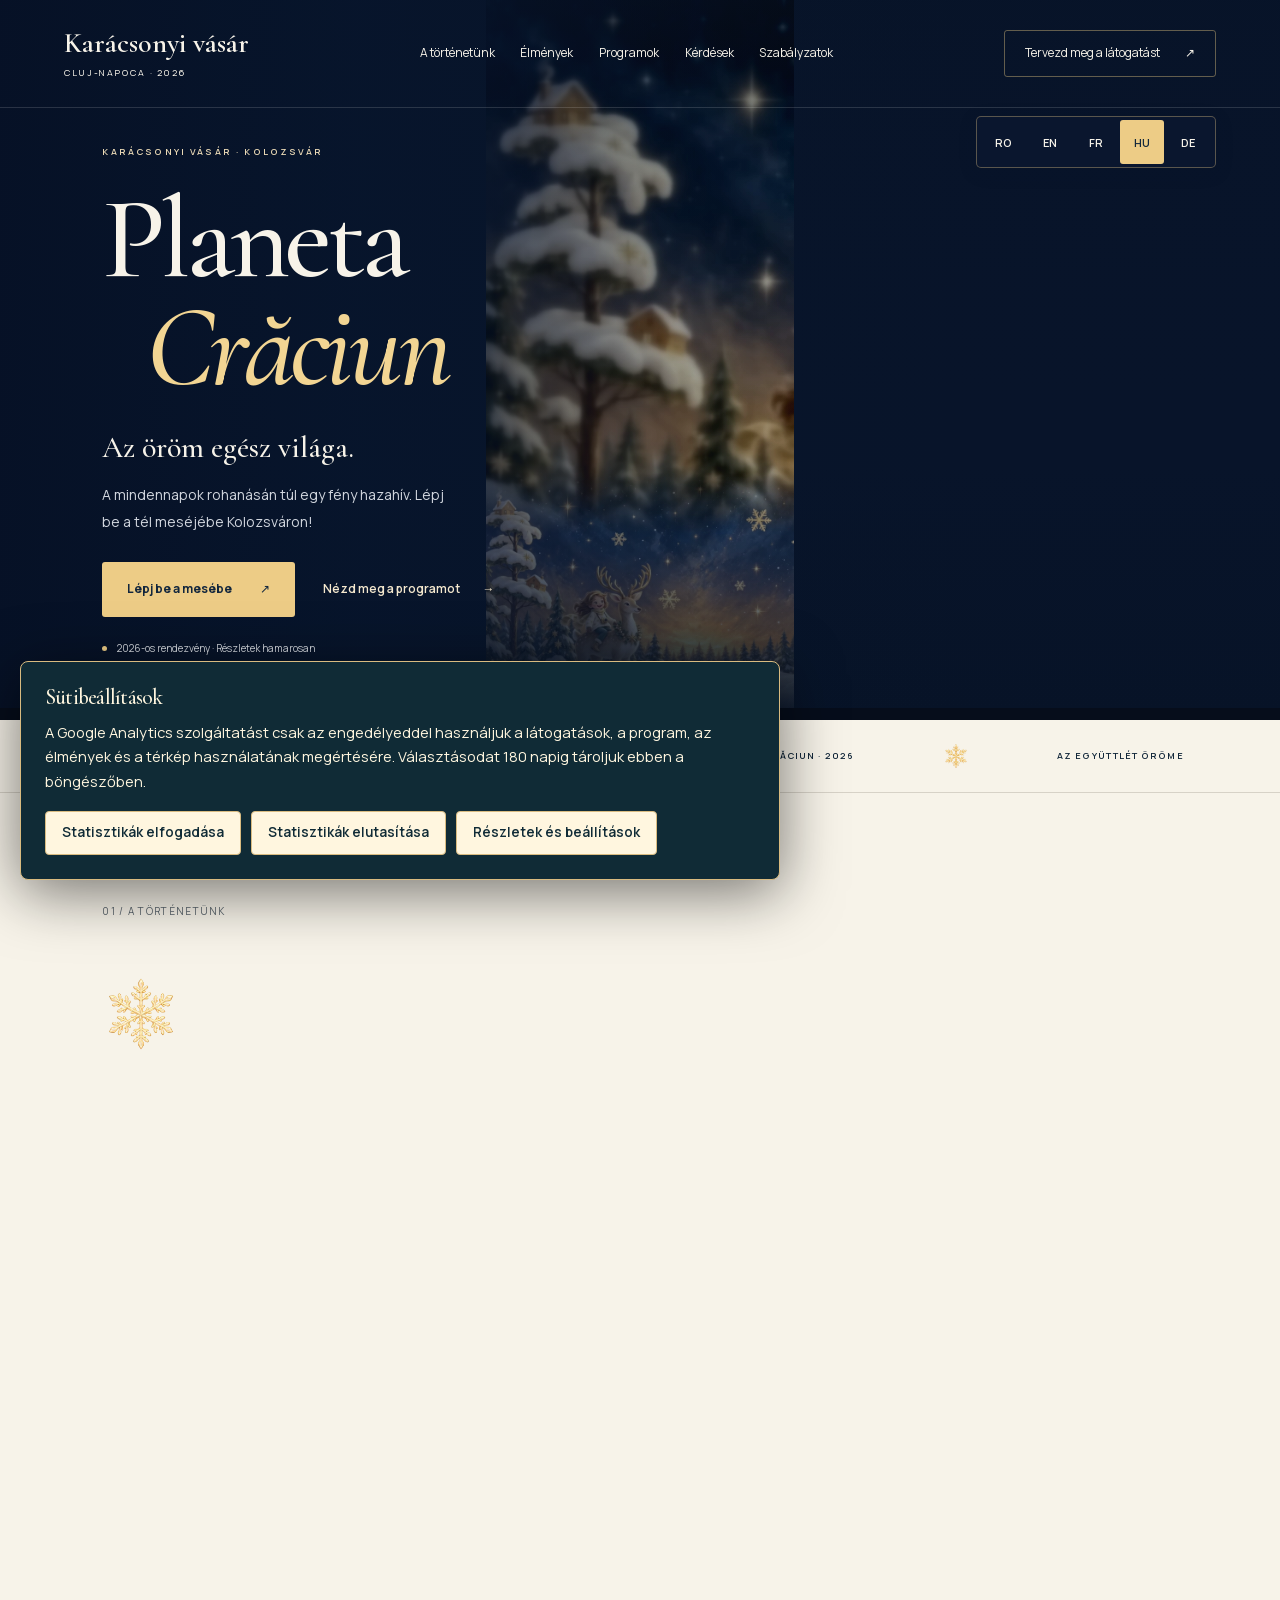
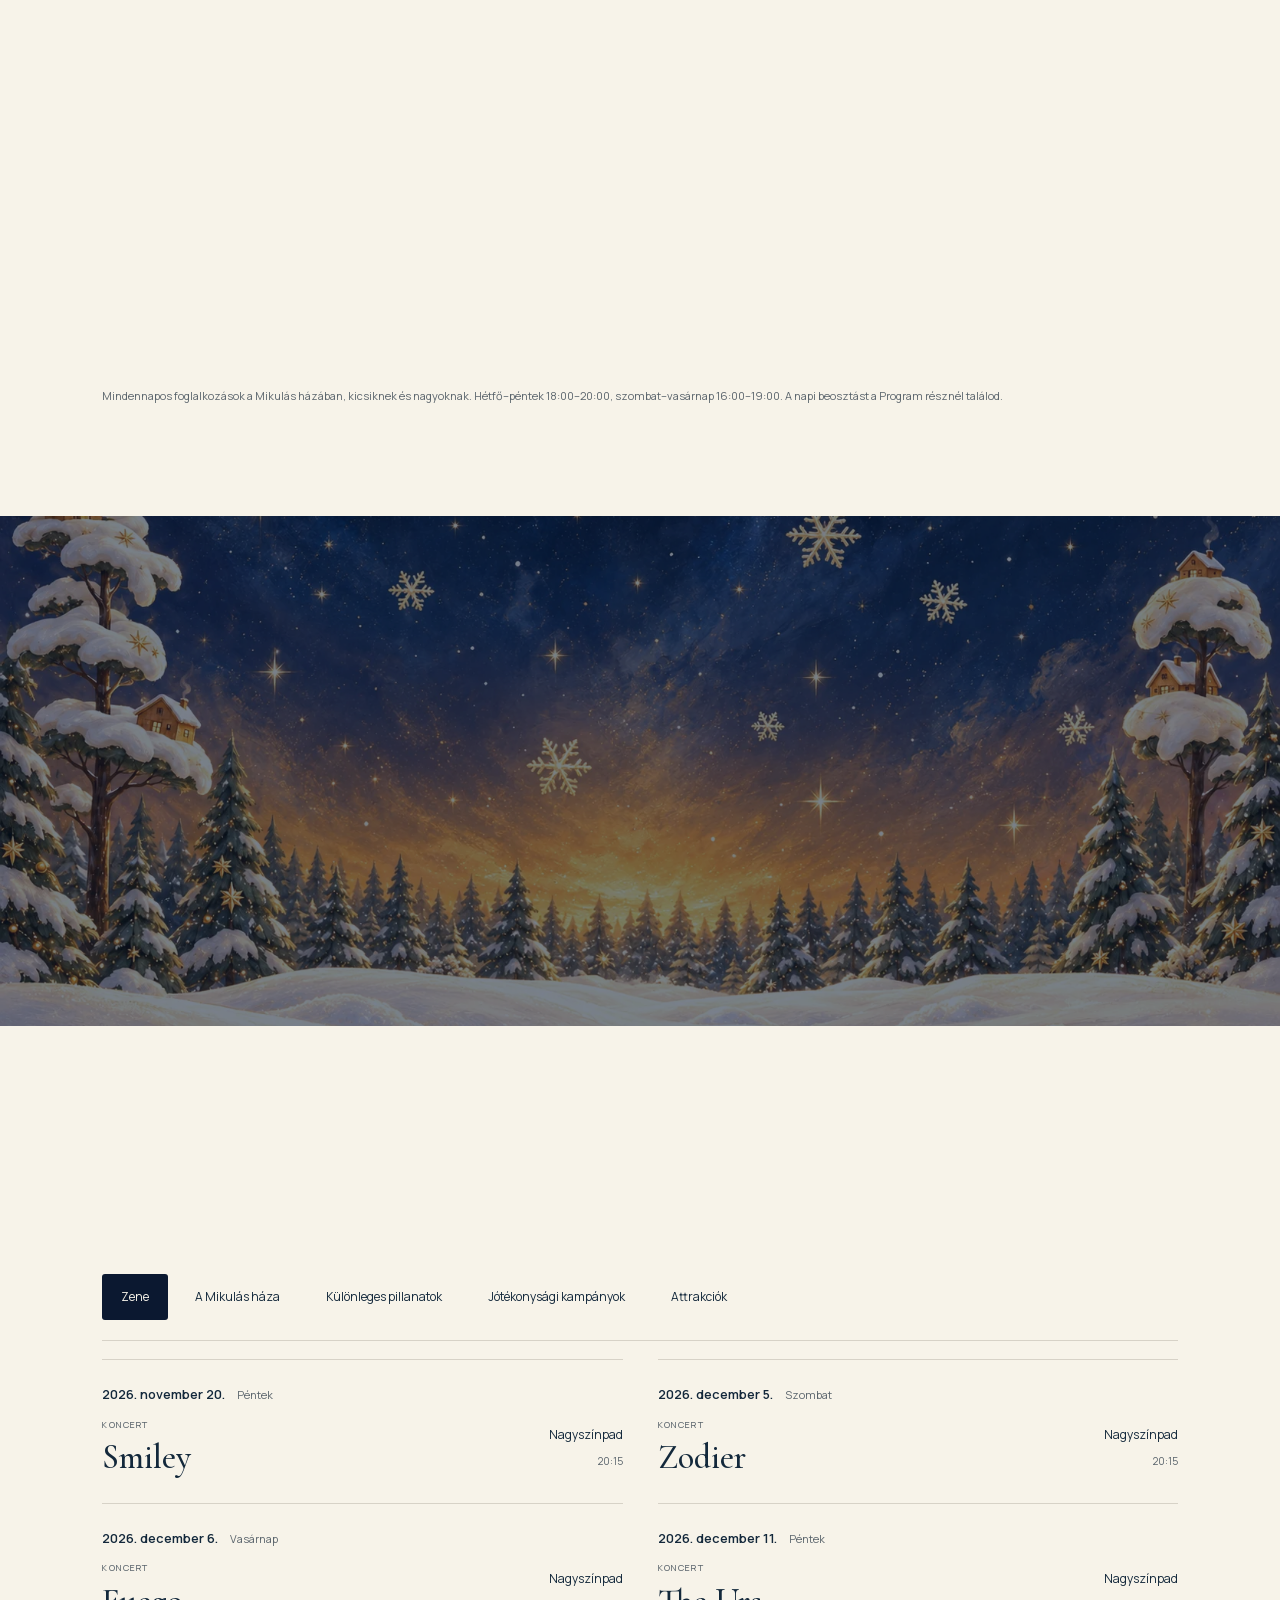
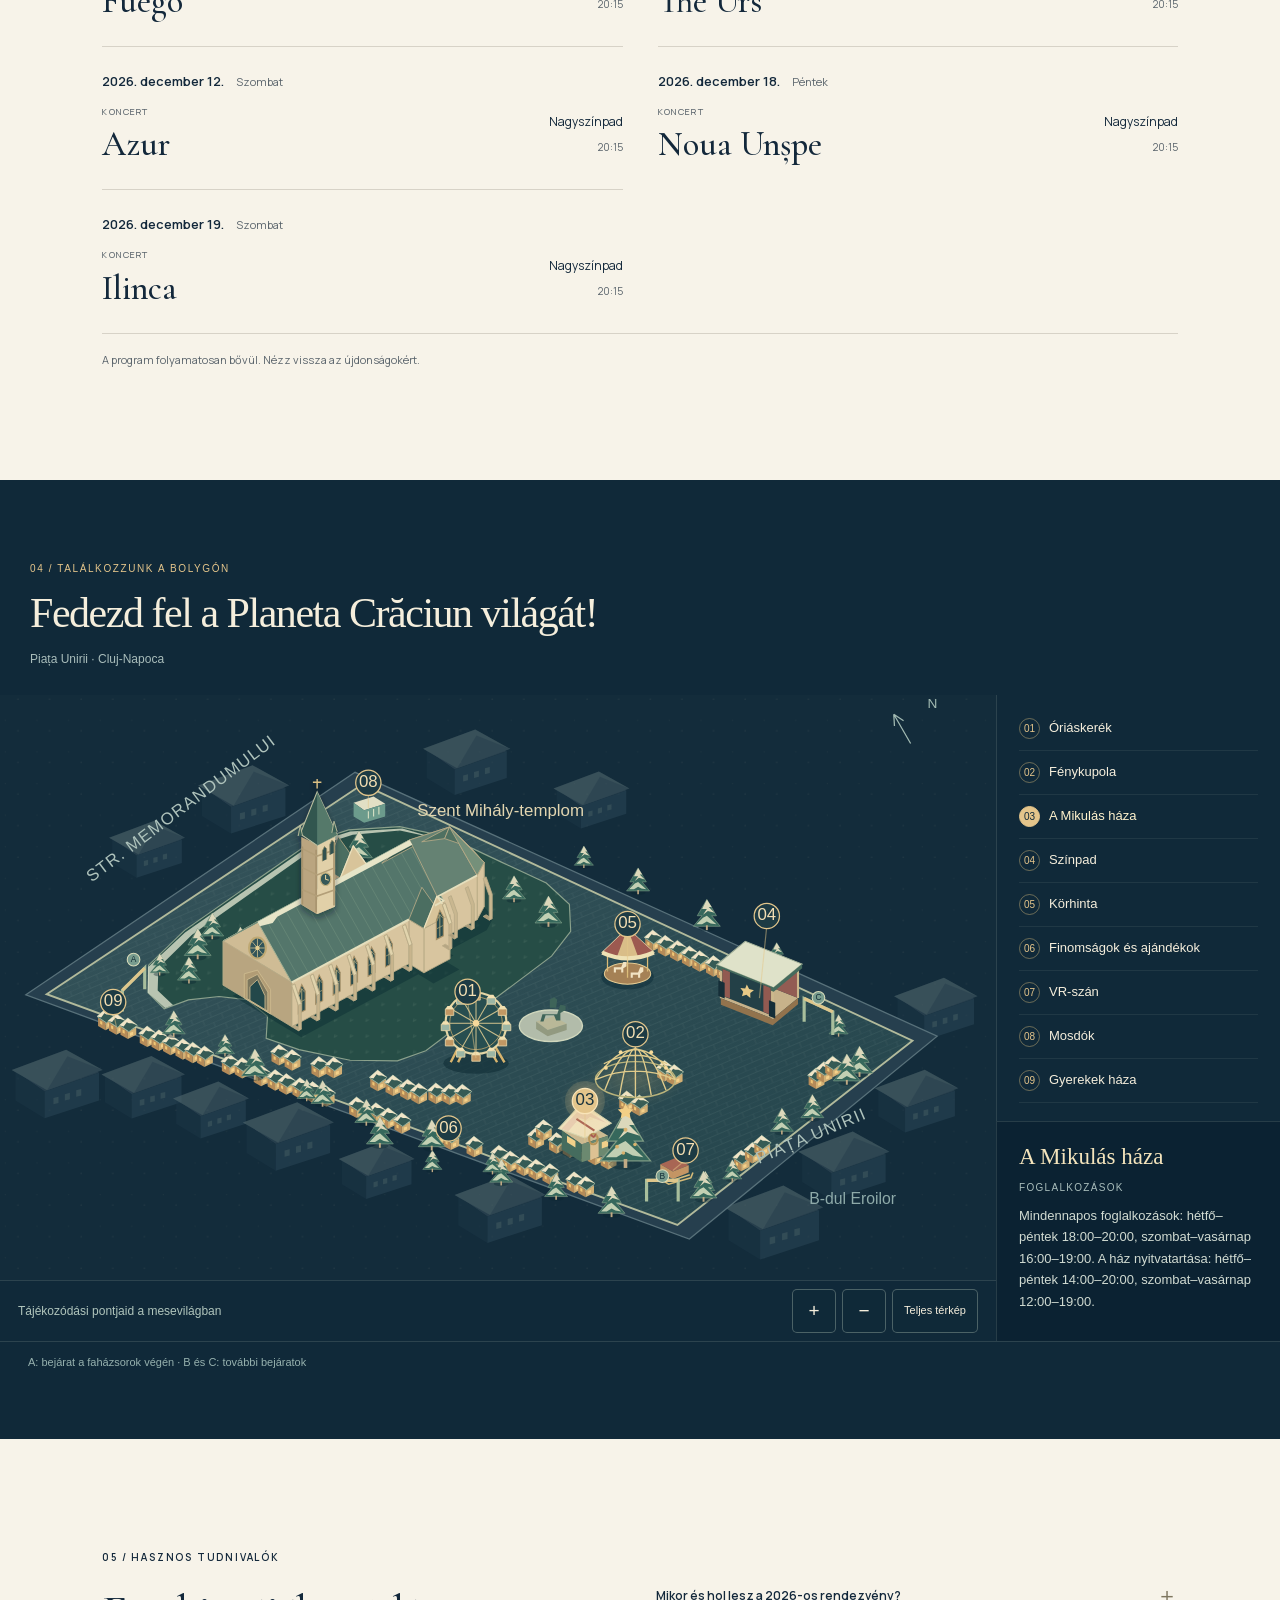
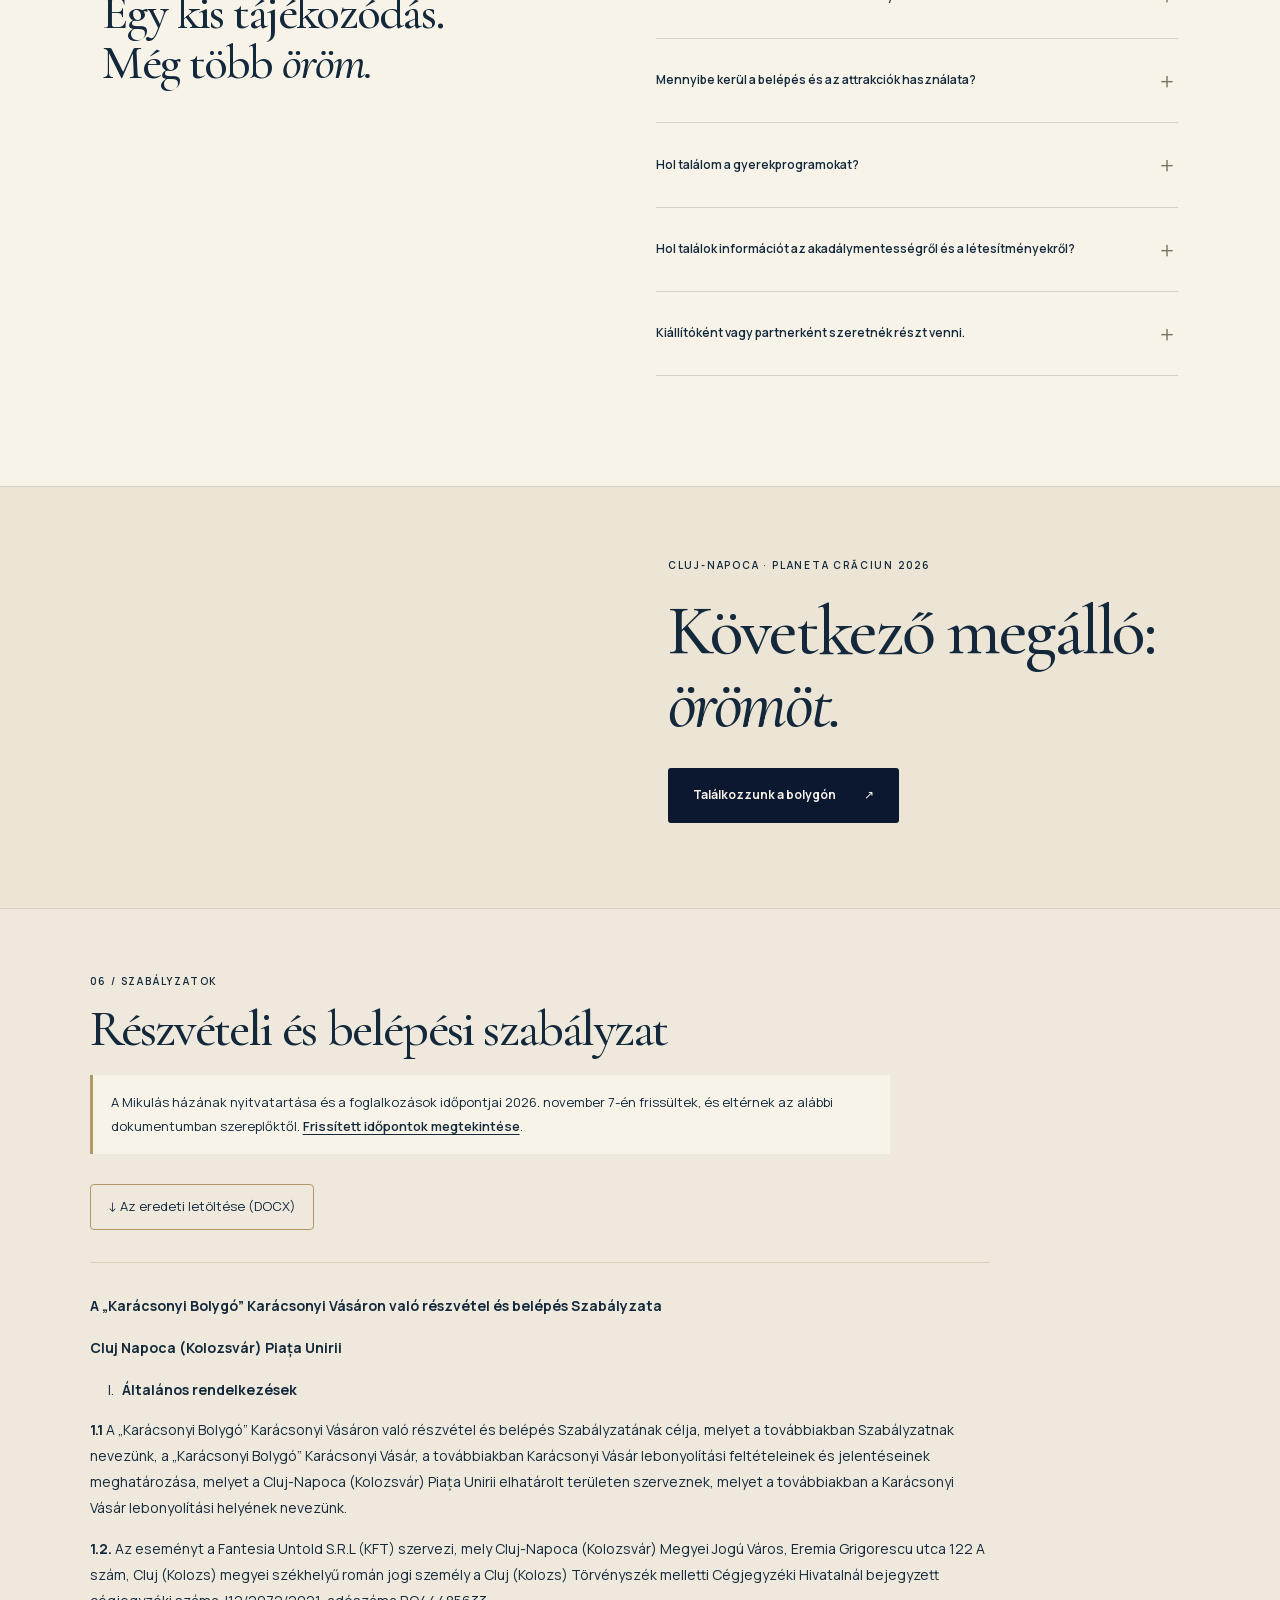
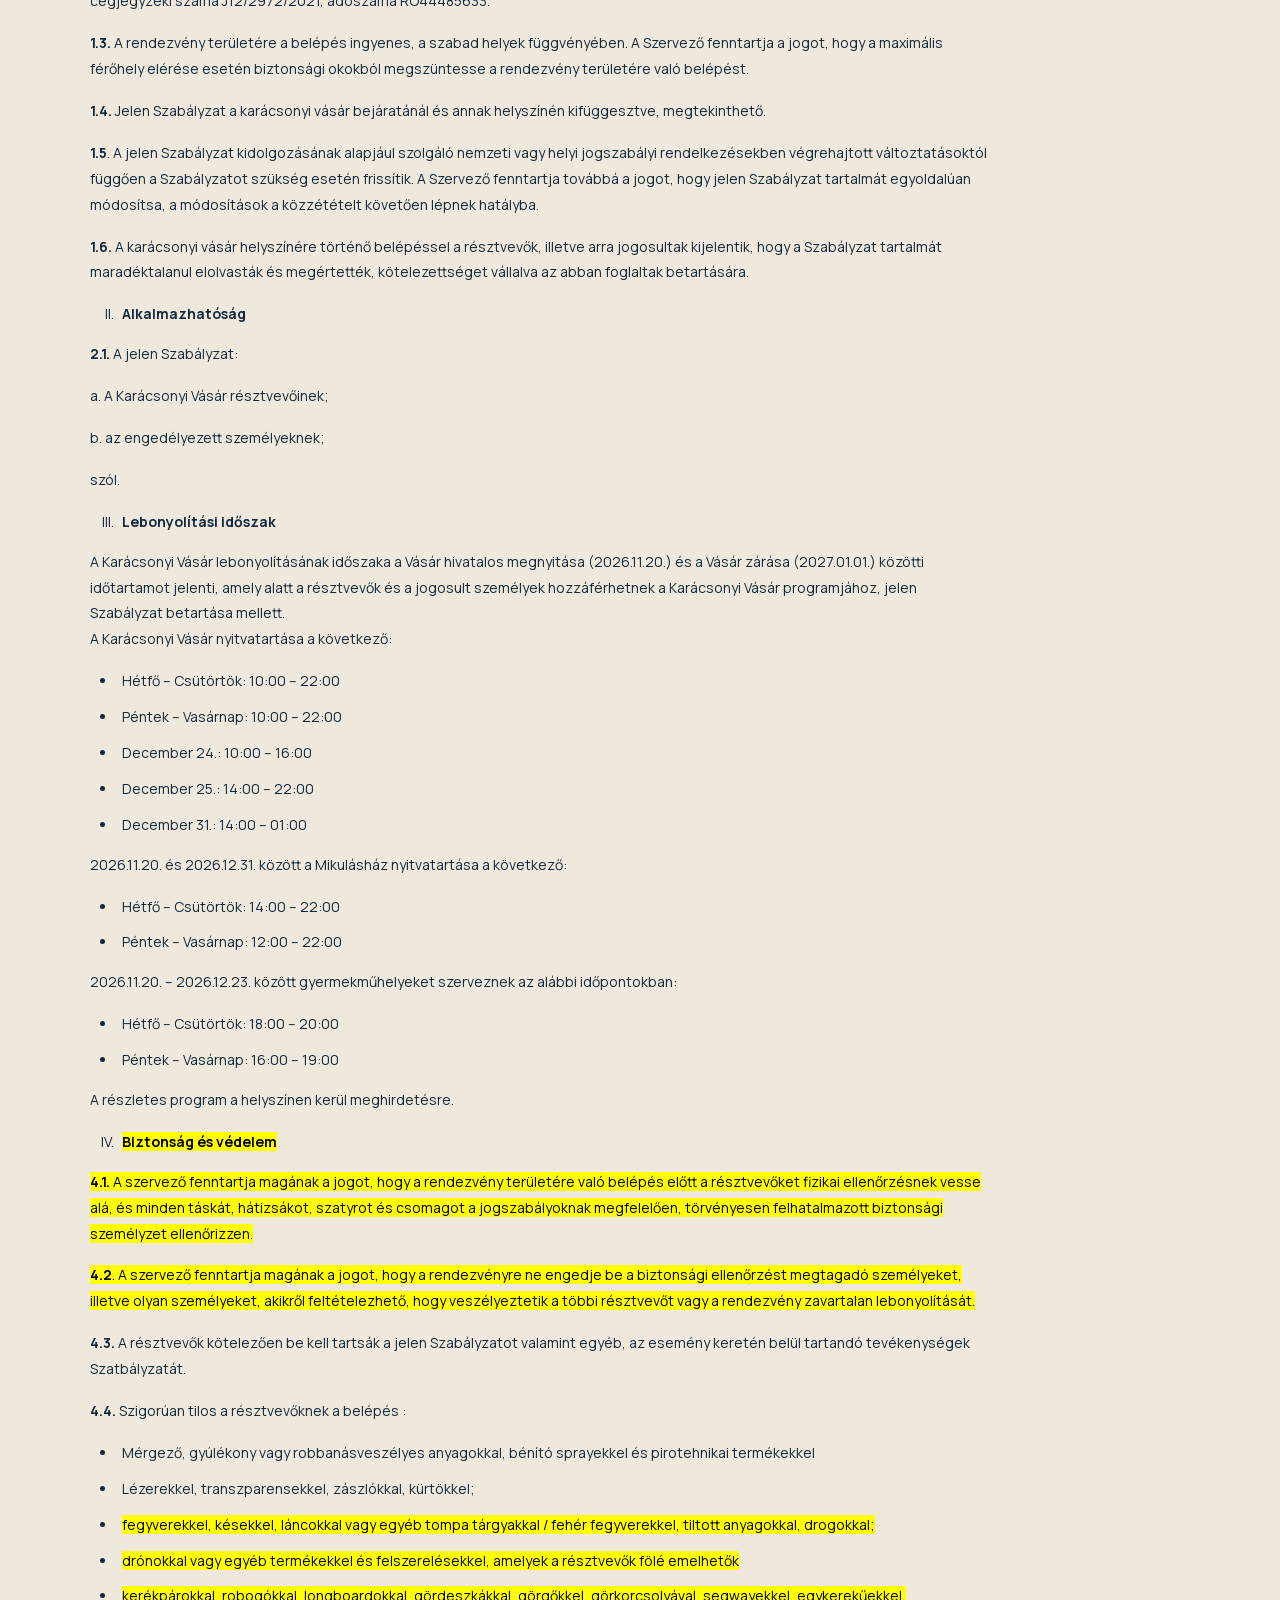
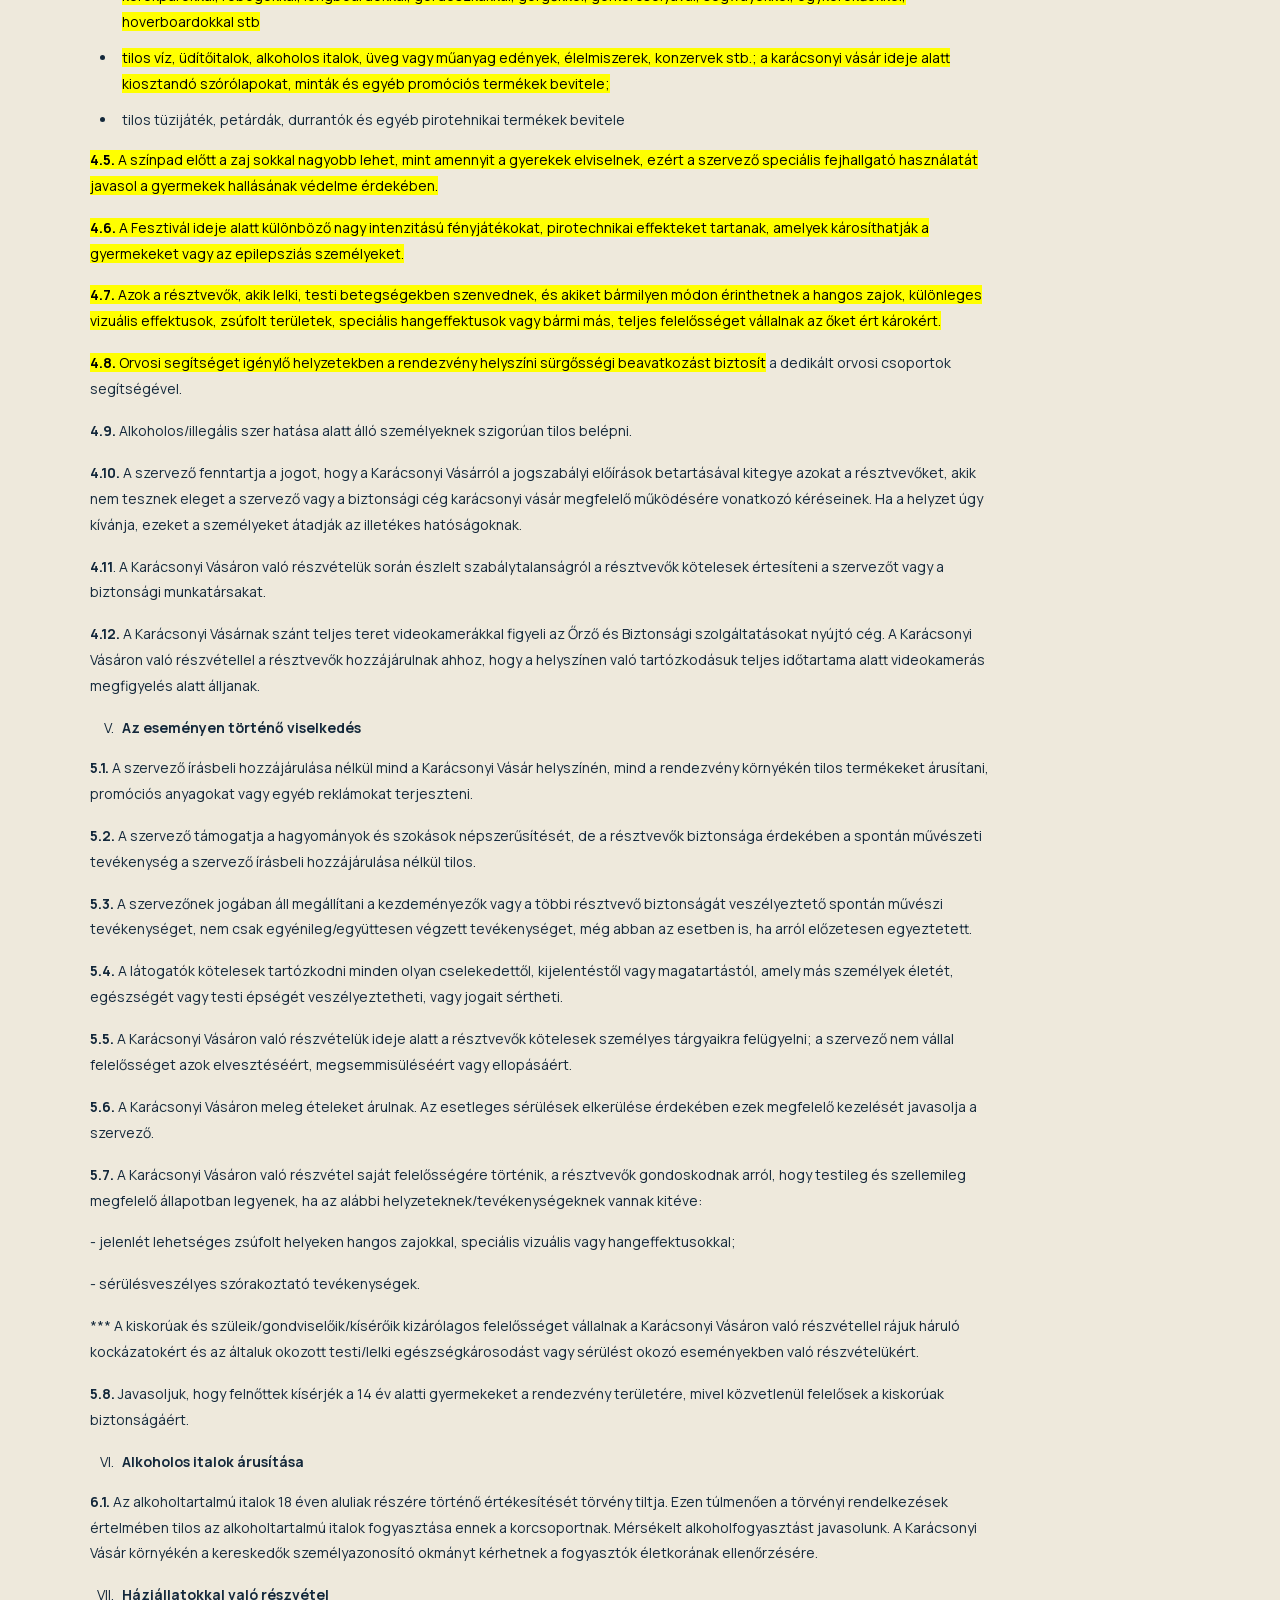
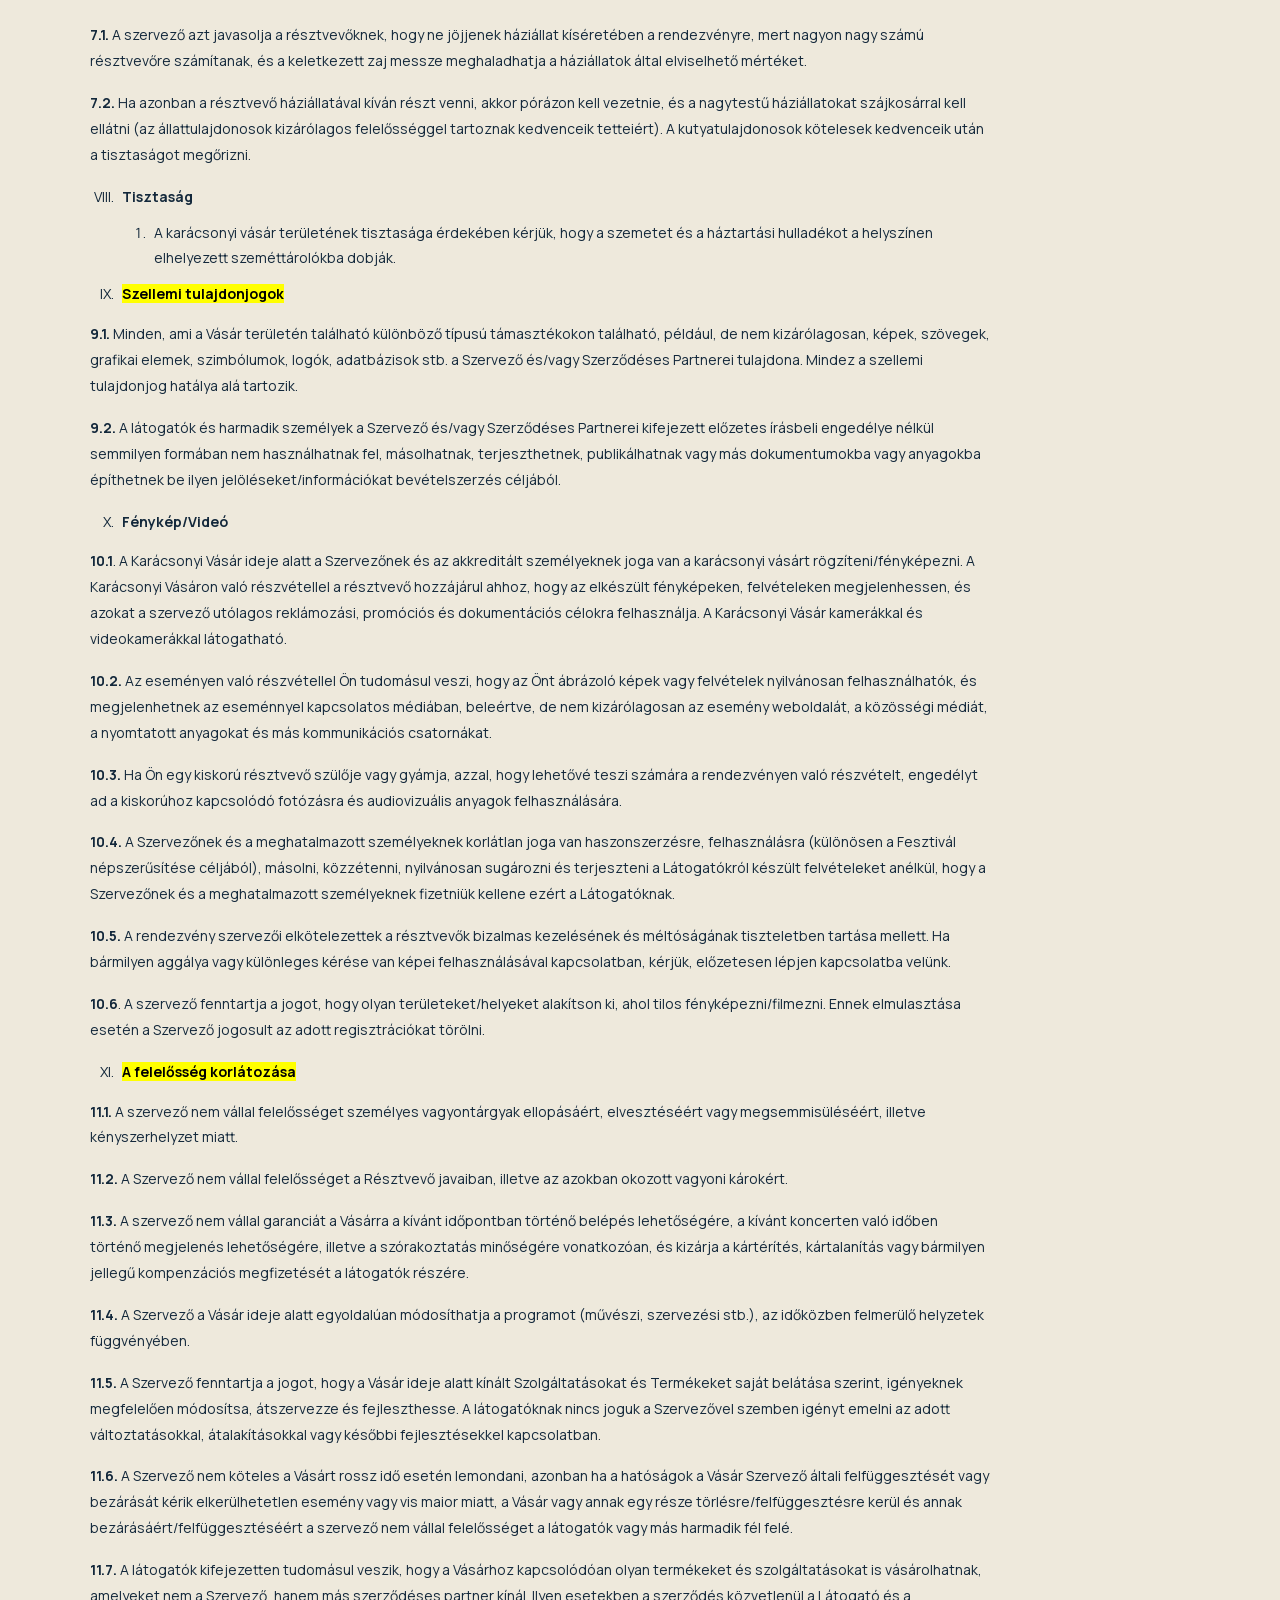
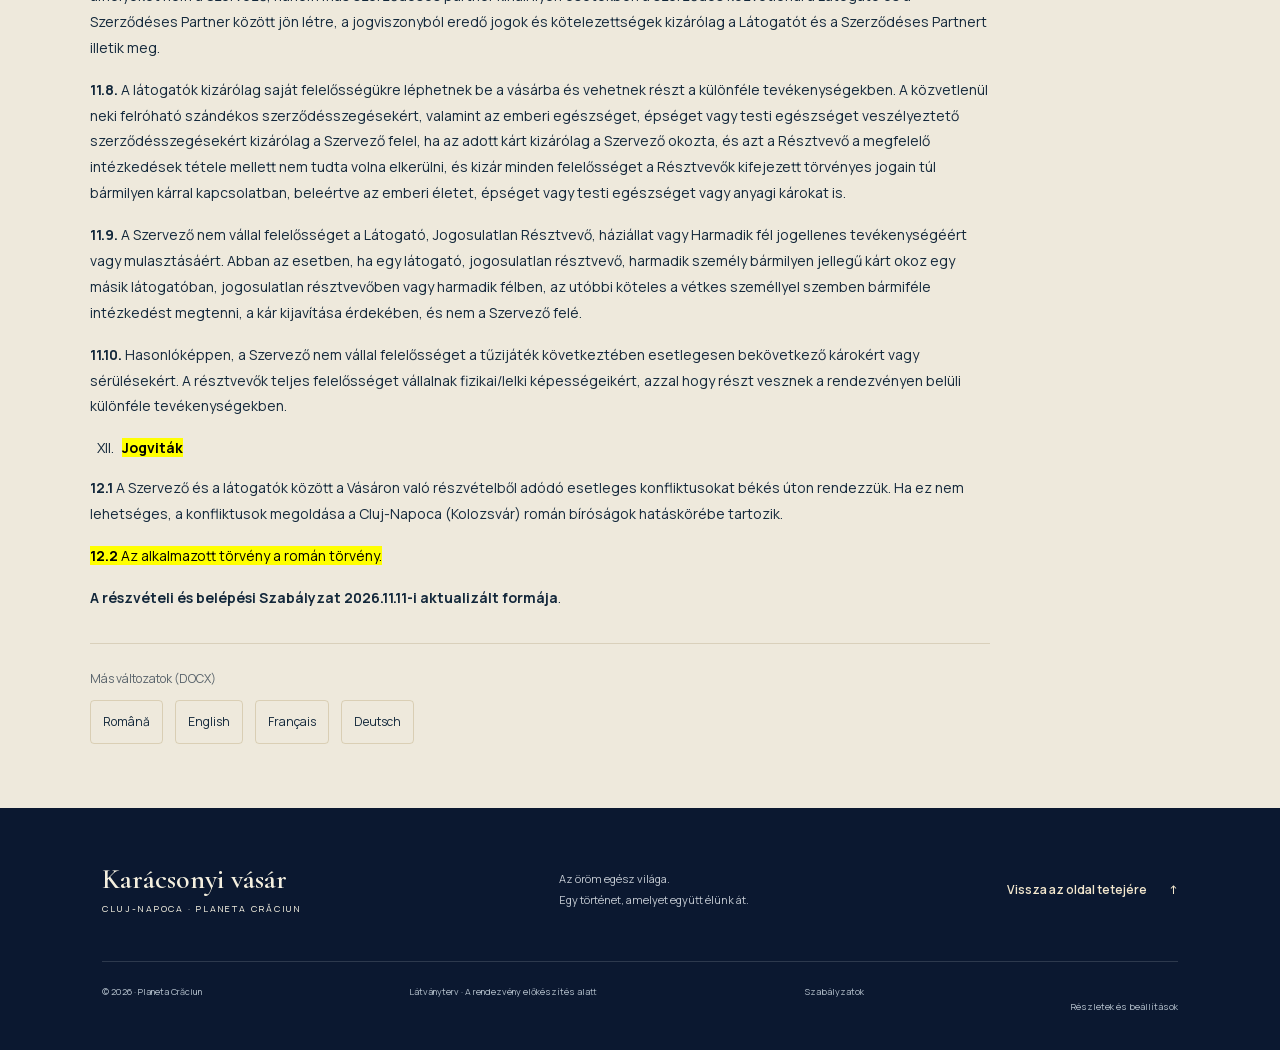
<file: hu.html>
<!doctype html>
<html lang="hu">
<head>
<meta charset="utf-8"><meta name="viewport" content="width=device-width, initial-scale=1">
<meta http-equiv="Content-Security-Policy" content="default-src 'self'; script-src 'self' https://www.googletagmanager.com; connect-src 'self' https://*.google-analytics.com https://*.analytics.google.com; style-src 'self'; font-src 'self'; img-src 'self' data:; object-src 'none'; base-uri 'none'; form-action 'none'"><meta name="referrer" content="strict-origin-when-cross-origin"><meta name="theme-color" content="#0b1830"><title>Planeta Crăciun 2026 | Kolozsvári karácsonyi vásár</title>
<meta name="description" content="Fedezd fel a Planeta Crăciun világát, a kolozsvári karácsonyi vásár mesebeli hangulatát! Élmények, programok és látogatói információk a 2026-os rendezvényhez.">
<meta name="robots" content="noindex,nofollow"><meta property="og:type" content="website"><meta property="og:locale" content="hu_HU"><meta property="og:title" content="Planeta Crăciun — Az öröm egész világa"><meta property="og:description" content="Kolozsvári karácsonyi vásár • 2026"><meta property="og:image" content="https://saliery95.github.io/planeta-craciun-cluj-2026/assets/key-visual.webp">
<link rel="icon" type="image/webp" href="assets/snowflake.webp"><link rel="preload" as="image" href="assets/hero-film-desktop-poster.webp?v=9" media="(min-width:561px)" fetchpriority="high"><link rel="preload" as="image" href="assets/hero-film-mobile-poster.webp?v=9" media="(max-width:560px)" fetchpriority="high"><link rel="stylesheet" href="fonts.css"><link rel="stylesheet" href="styles.css?v=14"><link rel="stylesheet" href="hero-film.css?v=9"><link rel="stylesheet" href="event-map.css?v=8"><script src="locales/hu.js?v=f4826f12c80a" defer></script><script src="language-links.js?v=1" defer></script><script src="content.js?v=15" defer></script><script src="app.js?v=15" defer></script><script src="event-map.js?v=8" defer></script><script type="module" src="hero-film.js?v=9"></script>
<link rel="stylesheet" href="language-switcher.css?v=1"><link rel="stylesheet" href="regulations.css?v=3"><!-- language-alternates --><link rel="alternate" hreflang="ro" href="index.html"><link rel="alternate" hreflang="en" href="en.html"><link rel="alternate" hreflang="fr" href="fr.html"><link rel="alternate" hreflang="hu" href="hu.html"><link rel="alternate" hreflang="de" href="de.html"><link rel="alternate" hreflang="x-default" href="index.html"><!-- /language-alternates --><link rel="stylesheet" href="analytics.css?v=1"><script src="analytics.js?v=1" defer></script></head>
<body>
<a class="skip-link" href="#main">Ugrás a tartalomhoz</a>
<header class="site-header" id="top"><a href="#" class="brand" aria-label="Kolozsvári karácsonyi vásár, főoldal"><span class="brand-title">Karácsonyi vásár</span><span class="brand-detail">CLUJ-NAPOCA · 2026</span></a><nav class="desktop-nav" aria-label="Fő navigáció"><a href="#poveste">A történetünk</a><a href="#experiente">Élmények</a><a href="#program">Programok</a><a href="#intrebari">Kérdések</a><a href="#regulamente">Szabályzatok</a></nav><a class="header-cta" href="#vizita">Tervezd meg a látogatást <span aria-hidden="true">↗</span></a><button class="menu-toggle" aria-expanded="false" aria-controls="mobile-nav">Menü <span aria-hidden="true">＋</span></button><nav id="mobile-nav" aria-label="Mobil navigáció"><a href="#poveste">A történetünk</a><a href="#experiente">Élmények</a><a href="#program">Programok</a><a href="#vizita">Tervezd meg a látogatást</a><a href="#intrebari">Gyakori kérdések</a><a href="#regulamente">Szabályzatok</a></nav><nav class="language-switcher" aria-label="Nyelvválasztás"><a href="index.html" lang="ro" hreflang="ro" aria-label="Română" title="Română">RO</a><a href="en.html" lang="en" hreflang="en" aria-label="English" title="English">EN</a><a href="fr.html" lang="fr" hreflang="fr" aria-label="Français" title="Français">FR</a><a href="hu.html" lang="hu" hreflang="hu" aria-label="Magyar" title="Magyar" aria-current="page">HU</a><a href="de.html" lang="de" hreflang="de" aria-label="Deutsch" title="Deutsch">DE</a></nav></header>
<main id="main">
<section class="hero" aria-labelledby="hero-title">
<div class="hero-film-frame" aria-hidden="true"><picture class="hero-poster"><source media="(max-width:560px)" srcset="assets/hero-film-mobile-poster.webp?v=9"><img src="assets/hero-film-desktop-poster.webp?v=9" alt="" width="1600" height="900" fetchpriority="high"></picture><video class="hero-film" id="hero-film" muted playsinline preload="none" tabindex="-1" disablepictureinpicture></video></div><div class="hero-shade"></div>
<div class="hero-copy"><p class="eyebrow light">KARÁCSONYI VÁSÁR · KOLOZSVÁR</p><h1 id="hero-title"><span>Planeta</span><em>Crăciun</em></h1><p class="hero-tagline">Az öröm egész világa.</p><p class="hero-description">A mindennapok rohanásán túl egy fény hazahív. Lépj be a tél meséjébe Kolozsváron!</p><div class="hero-actions"><a class="button gold" href="#experiente">Lépj be a mesébe <span aria-hidden="true">↗</span></a><a class="text-link light-link" href="#program">Nézd meg a programot <span aria-hidden="true">→</span></a></div><p class="edition-note"><span class="status-dot" aria-hidden="true"></span> 2026-os rendezvény · Részletek hamarosan</p></div>
<a class="scroll-cue" href="#poveste"><span aria-hidden="true">↓</span> Kezdődjön a mese</a></section>
<div class="chapter-strip" aria-label="2026-os rendezvény"><span>EGY EMLÉKEZETES TÉL</span><img src="assets/snowflake.webp" width="26" height="26" alt=""><span>CLUJ-NAPOCA</span><img src="assets/snowflake.webp" width="26" height="26" alt=""><span>PLANETA CRĂCIUN · 2026</span><img src="assets/snowflake.webp" width="26" height="26" alt=""><span>AZ EGYÜTTLÉT ÖRÖME</span></div>
<section class="story section-pad" id="poveste" aria-labelledby="story-title"><div class="story-label"><span class="chapter-number">01 / A TÖRTÉNETÜNK</span><img src="assets/snowflake.webp" width="78" height="78" loading="lazy" alt=""></div><div class="story-copy reveal"><p class="eyebrow">A MINDANNYIUNKBAN ÉLŐ GYERMEKNEK</p><h2 id="story-title">Vannak helyek, amelyeket meglátogatunk.<br>Másokat <em>átélünk.</em></h2><div class="story-bottom"><p>Fahéjillat. Fény, amely felmelegít egy hideg estét. Egy kéz, amelyet kicsit szorosabban fogsz. A karácsony apró dolgokból áll, amelyek végül mindennél többet jelentenek.</p><p>A Planeta Crăciun arra hív, hogy lassíts. Nézz körül. És fedezd fel újra a szeretteiddel, milyen jó itt lenni.</p></div></div></section>
<section class="experiences section-pad" id="experiente" aria-labelledby="experiences-title"><div class="section-heading reveal"><div><p class="eyebrow">02 / FEDEZD FEL A VILÁGUNKAT</p><h2 id="experiences-title">Kövesd az <em>örömöt.</em></h2></div><p>Minden történetnek van kezdete.<br>Te hol szeretnéd kezdeni?</p></div><div class="experience-grid"><button class="experience-card card-wonder reveal" data-story="wonder"><div class="card-top"><span>KICSIKNEK ÉS NAGYOKNAK</span><span aria-hidden="true">01</span></div><div class="card-art"><img src="assets/rocking-horse.webp" width="650" height="433" loading="lazy" alt="Fehér mesebeli hintaló aranyszínű részletekkel"></div><div class="card-bottom"><div><h3>Vissza a gyermekkorba</h3><p>Mindennapos foglalkozások a Mikulás házában.</p></div><span class="round-arrow" aria-hidden="true">↗</span></div></button><button class="experience-card card-taste reveal" data-story="taste"><div class="card-top"><span>ÍZEK, AMELYEK ÖSSZEHOZNAK</span><span aria-hidden="true">02</span></div><div class="card-art"><img src="assets/cottage.webp" width="650" height="600" loading="lazy" alt="Kivilágított, hóval borított mézeskalács házikó"></div><div class="card-bottom"><div><h3>Az ünnepek ízei</h3><p>Egy édes szünet. Egy szívmelengető emlék.</p></div><span class="round-arrow" aria-hidden="true">↗</span></div></button><button class="experience-card card-gift reveal" data-story="gift"><div class="card-top"><span>AZ AJÁNDÉKOZÁS ÖRÖME</span><span aria-hidden="true">03</span></div><div class="card-art"><img src="assets/gift.webp" width="493" height="500" loading="lazy" alt="Krémszínű ajándék arany-zöld szalaggal"></div><div class="card-bottom"><div><h3>Ajándékok történettel</h3><p>Valakire gondolva kiválasztott apróságok.</p></div><span class="round-arrow" aria-hidden="true">↗</span></div></button></div><p class="section-footnote">Mindennapos foglalkozások a Mikulás házában, kicsiknek és nagyoknak. Hétfő–péntek 18:00–20:00, szombat–vasárnap 16:00–19:00. A napi beosztást a Program résznél találod.</p></section>
<section class="interlude" aria-label="Az együttlét öröme"><img src="assets/winter-landscape.webp" alt="Illusztrált téli táj havas erdővel és aranyszínű fénnyel" loading="lazy" width="1670" height="941"><div class="interlude-copy reveal"><p class="eyebrow light">KÖZELEBB EGYMÁSHOZ</p><p class="interlude-title">A legszebb hely<br>az, ahol <em>együtt vagyunk.</em></p><a class="text-link light-link" href="#vizita">Szakíts időt egy mesés estére <span aria-hidden="true">↗</span></a></div></section>
<section class="program section-pad" id="program" aria-labelledby="program-title"><div class="section-heading reveal"><div><p class="eyebrow">03 / A BOLYGÓ PROGRAMJAI</p><h2 id="program-title" tabindex="-1">Esték, amelyekből <em>emlékek születnek.</em></h2></div><p>Koncertek, műhelyfoglalkozások és örömteli felfedezések.<br>Válaszd ki, mit szeretnél átélni a Planeta Crăciun világában.</p></div><div class="program-controls"><div class="filter-group" role="tablist" aria-label="Fedezd fel a programot"><button id="tab-music" class="filter active" role="tab" aria-selected="true" aria-controls="program-results" data-category="music">Zene</button><button id="tab-kids" class="filter" role="tab" aria-selected="false" aria-controls="program-results" tabindex="-1" data-category="kids">A Mikulás háza</button><button id="tab-special" class="filter" role="tab" aria-selected="false" aria-controls="program-results" tabindex="-1" data-category="special">Különleges pillanatok</button><button id="tab-campaigns" class="filter" role="tab" aria-selected="false" aria-controls="program-results" tabindex="-1" data-category="campaigns">Jótékonysági kampányok</button><button id="tab-attractions" class="filter" role="tab" aria-selected="false" aria-controls="program-results" tabindex="-1" data-category="attractions">Attrakciók</button></div></div><div class="program-house-hours" id="program-house-hours" hidden><div><h3>A Mikulás házának nyitvatartása</h3><p>Hétfő–péntek: 14:00–20:00</p><p>Szombat–vasárnap: 12:00–19:00</p></div><div><h3>Foglalkozások időpontjai</h3><p>Hétfő–péntek: 18:00–20:00</p><p>Szombat–vasárnap: 16:00–19:00</p></div></div><div class="program-days" id="program-days" hidden><button id="program-prev" class="day-step" aria-label="Előző nap">←</button><label class="date-label">Válassz napot <input type="date" id="program-date" min="2026-11-20" max="2026-12-23" value="2026-11-20" aria-label="Válassz napot a programhoz"></label><button id="program-next" class="day-step" aria-label="Következő nap">→</button></div><div class="program-results" id="program-results" role="tabpanel" aria-labelledby="tab-music" tabindex="0"></div><p class="program-note" id="program-note"></p></section>
<section class="event-map-section" id="vizita" aria-labelledby="dm-title"><div id="pc-drawn-map" aria-labelledby="dm-title" data-zoomed="false">
 <header class="dm-heading"><p class="dm-eyebrow">04 / TALÁLKOZZUNK A BOLYGÓN</p><h2 id="dm-title">Fedezd fel a Planeta Crăciun világát!</h2><p class="dm-location">Piața Unirii · Cluj-Napoca</p></header>
 <div class="dm-viewport">
 <svg xmlns="http://www.w3.org/2000/svg" viewBox="45 30 945 555" class="christmas-plan" role="img" aria-labelledby="map-art-title map-art-desc">
<title id="map-art-title">Planeta Crăciun — a Főtér illusztrált térképe</title><desc id="map-art-desc">A Szent Mihály-templom, az óriáskerék, a fénykupola, a körhinta, a színpad, a Mikulás háza és az árusító faházak sorai a megadott műszaki terv szerint elhelyezve.</desc>
<defs>
 <pattern id="pc2-grain" width="30" height="30" patternUnits="userSpaceOnUse"><circle cx="2" cy="4" r=".65" fill="#e5d4ad" opacity=".09"/><circle cx="20" cy="24" r=".5" fill="#e5d4ad" opacity=".06"/></pattern>
 <pattern id="pc2-paving" width="19" height="10" patternUnits="userSpaceOnUse" patternTransform="rotate(-23)"><path d="M0 0H19M0 5H19M0 0V5M10 5V10M19 0V5" stroke="#acc2b4" opacity=".13" stroke-width=".55"/></pattern>
 <pattern id="pc2-lawn" width="15" height="15" patternUnits="userSpaceOnUse"><path d="m2 10 1-3m-1 3 3-2" stroke="#9eb4a0" opacity=".13" stroke-width="1"/></pattern>
 <linearGradient id="pc2-floor" x1="0" y1="0" x2="1" y2="1"><stop stop-color="#36545b"/><stop offset="1" stop-color="#24454c"/></linearGradient>
 <radialGradient id="pc2-lights"><stop stop-color="#f2cc7d" stop-opacity=".19"/><stop offset="1" stop-color="#f2cc7d" stop-opacity="0"/></radialGradient>
 <filter id="pc2-shadow" x="-30%" y="-40%" width="160%" height="200%"><feDropShadow dx="0" dy="4" stdDeviation="3" flood-color="#061a25" flood-opacity=".45"/></filter>
 <g id="pc2-hut"><path d="M-7-4 2-7 8-3 0 1Z" fill="#f2e3be"/><path d="m-7-4 7 5v7l-7-4Z" fill="#b58b58"/><path d="m0 1 8-4v7L0 8Z" fill="#d1af74"/><path d="M-8-5 0-12 9-5 1 1Z" fill="#365b55" stroke="#8fae99" stroke-width=".8"/><path d="M-8-5 0-12 9-5 4-7 1-7-1-8-4-4Z" fill="#f1e5c7"/><path d="M2 2 5 1v3L2 5Z" fill="#f4d18a"/><path d="m-5-1 2 1v3l-2-1Z" fill="#efc675"/></g>
 <g id="pc2-building"><path d="M-30-11 12-24 36-10-7 5Z" fill="#344b59"/><path d="m-30-11 23 16v21l-23-14Z" fill="#1b3545"/><path d="m-7 5 43-15v22L-7 26Z" fill="#294555"/><path d="M-33-12 10-28 39-12-5 4Z" fill="#435a64"/><path d="m-33-12 43-16 29 16-28-11-16 27Z" fill="#789087" opacity=".3"/><path d="m0 10 4-1v5l-4 1m9-8 4-1v5l-4 1m9-8 4-1v5l-4 1" fill="#96a89c" opacity=".3"/></g>
</defs>
<rect width="1000" height="650" fill="#132c3b"/><rect width="1000" height="650" fill="url(#pc2-grain)"/>

<use href="#pc2-building" transform="translate(95.7 400.3) scale(1.2)" opacity=".58"/>
<use href="#pc2-building" transform="translate(177.6 403.3) scale(1.1)" opacity=".58"/>
<use href="#pc2-building" transform="translate(242.2 424.8) scale(1.0)" opacity=".58"/>
<use href="#pc2-building" transform="translate(315.0 450.1) scale(1.2)" opacity=".58"/>
<use href="#pc2-building" transform="translate(399.4 482.2) scale(1.0)" opacity=".58"/>
<use href="#pc2-building" transform="translate(515.9 518.7) scale(1.2)" opacity=".58"/>
<use href="#pc2-building" transform="translate(775.3 531.8) scale(1.3)" opacity=".58"/>
<use href="#pc2-building" transform="translate(842.1 477.7) scale(1.2)" opacity=".58"/>
<use href="#pc2-building" transform="translate(911.4 416.4) scale(1.1)" opacity=".58"/>
<use href="#pc2-building" transform="translate(929.6 329.1) scale(1.1)" opacity=".58"/>
<use href="#pc2-building" transform="translate(603.2 130.6) scale(1.0)" opacity=".58"/>
<use href="#pc2-building" transform="translate(484.4 94.9) scale(1.15)" opacity=".58"/>
<use href="#pc2-building" transform="translate(272.6 130.3) scale(1.2)" opacity=".58"/>
<use href="#pc2-building" transform="translate(181.5 177.4) scale(1.0)" opacity=".58"/>
<polygon points="69.51,314.39 381.89,103.35 934.18,353.70 699.06,546.16" fill="#263f4e" stroke="#58717a" stroke-width="1.2" />
<polygon points="89.26,313.88 388.91,114.73 910.76,357.98 687.75,532.77" fill="url(#pc2-floor)" stroke="#b2ba9b" stroke-width="1.8" />
<polygon points="89.26,313.88 388.91,114.73 910.76,357.98 687.75,532.77" fill="url(#pc2-paving)" stroke="none" stroke-width="1" />
<polygon points="200.79,327.66 185.52,312.58 185.96,286.34 220.04,253.30 340.48,169.18 375.71,158.01 424.30,154.85 470.49,164.89 520.75,188.57 563.31,208.36 585.23,228.53 586.48,254.21 568.29,277.74 449.02,367.47 422.09,377.19 377.17,376.57 328.64,366.45 297.52,355.73 298.80,334.77 279.09,319.01 252.86,316.09 223.78,319.24" fill="#264d46" stroke="#8ba18c" stroke-width="1.1" />
<polygon points="200.79,327.66 185.52,312.58 185.96,286.34 220.04,253.30 340.48,169.18 375.71,158.01 424.30,154.85 470.49,164.89 520.75,188.57 563.31,208.36 585.23,228.53 586.48,254.21 568.29,277.74 449.02,367.47 422.09,377.19 377.17,376.57 328.64,366.45 297.52,355.73 298.80,334.77 279.09,319.01 252.86,316.09 223.78,319.24" fill="url(#pc2-lawn)" stroke="none" stroke-width="1" />
<polygon points="201.59,326.97 185.19,312.26 185.57,288.18 220.54,255.28 342.91,170.09 377.33,159.61 426.81,156.59 458.65,165.80 424.41,158.67 379.70,162.69 346.72,173.11 227.17,257.38 195.25,288.84 194.61,310.44 209.15,324.06" fill="#dce3cc" stroke="none" stroke-width="1" opacity=".8"/>
<use href="#pc2-hut" transform="translate(145.02 340.03)"/>
<use href="#pc2-hut" transform="translate(155.37 344.32)"/>
<use href="#pc2-hut" transform="translate(166.29 348.43)"/>
<use href="#pc2-hut" transform="translate(184.57 356.10)"/>
<use href="#pc2-hut" transform="translate(195.72 359.71)"/>
<use href="#pc2-hut" transform="translate(206.64 363.81)"/>
<use href="#pc2-hut" transform="translate(218.44 368.06)"/>
<use href="#pc2-hut" transform="translate(227.82 371.39)"/>
<use href="#pc2-hut" transform="translate(238.97 374.99)"/>
<use href="#pc2-hut" transform="translate(262.49 382.65)"/>
<use href="#pc2-hut" transform="translate(274.77 385.88)"/>
<use href="#pc2-hut" transform="translate(292.73 393.24)"/>
<use href="#pc2-hut" transform="translate(305.99 397.43)"/>
<use href="#pc2-hut" transform="translate(316.58 401.22)"/>
<use href="#pc2-hut" transform="translate(329.51 405.09)"/>
<use href="#pc2-hut" transform="translate(341.55 408.83)"/>
<use href="#pc2-hut" transform="translate(354.48 412.70)"/>
<use href="#pc2-hut" transform="translate(383.26 423.34)"/>
<use href="#pc2-hut" transform="translate(401.61 428.85)"/>
<use href="#pc2-hut" transform="translate(413.17 433.60)"/>
<use href="#pc2-hut" transform="translate(426.19 438.30)"/>
<use href="#pc2-hut" transform="translate(460.30 449.75)"/>
<use href="#pc2-hut" transform="translate(472.67 453.81)"/>
<use href="#pc2-hut" transform="translate(494.65 460.69)"/>
<use href="#pc2-hut" transform="translate(518.26 469.18)"/>
<use href="#pc2-hut" transform="translate(529.03 474.62)"/>
<use href="#pc2-hut" transform="translate(541.96 478.49)"/>
<use href="#pc2-hut" transform="translate(553.44 482.42)"/>
<use href="#pc2-hut" transform="translate(566.69 486.61)"/>
<use href="#pc2-hut" transform="translate(589.65 494.46)"/>
<use href="#pc2-hut" transform="translate(600.57 498.57)"/>
<use href="#pc2-hut" transform="translate(309.59 373.57)"/>
<use href="#pc2-hut" transform="translate(322.04 378.46)"/>
<use href="#pc2-hut" transform="translate(347.49 385.06)"/>
<use href="#pc2-hut" transform="translate(361.52 385.57)"/>
<use href="#pc2-hut" transform="translate(403.30 397.92)"/>
<use href="#pc2-hut" transform="translate(417.77 402.57)"/>
<use href="#pc2-hut" transform="translate(431.59 406.58)"/>
<use href="#pc2-hut" transform="translate(442.18 410.37)"/>
<use href="#pc2-hut" transform="translate(458.46 410.14)"/>
<use href="#pc2-hut" transform="translate(471.37 411.03)"/>
<use href="#pc2-hut" transform="translate(483.63 411.27)"/>
<use href="#pc2-hut" transform="translate(553.20 452.55)"/>
<use href="#pc2-hut" transform="translate(560.56 444.99)"/>
<use href="#pc2-hut" transform="translate(572.91 457.18)"/>
<use href="#pc2-hut" transform="translate(585.84 461.06)"/>
<use href="#pc2-hut" transform="translate(597.23 464.15)"/>
<use href="#pc2-hut" transform="translate(609.60 468.21)"/>
<use href="#pc2-hut" transform="translate(621.97 472.27)"/>
<use href="#pc2-hut" transform="translate(639.52 417.72)"/>
<use href="#pc2-hut" transform="translate(651.56 421.46)"/>
<use href="#pc2-hut" transform="translate(748.24 473.93)"/>
<use href="#pc2-hut" transform="translate(758.82 466.59)"/>
<use href="#pc2-hut" transform="translate(767.72 459.82)"/>
<use href="#pc2-hut" transform="translate(675.49 388.77)"/>
<use href="#pc2-hut" transform="translate(684.64 392.61)"/>
<use href="#pc2-hut" transform="translate(819.22 395.81)"/>
<use href="#pc2-hut" transform="translate(826.75 389.91)"/>
<use href="#pc2-hut" transform="translate(834.94 384.65)"/>
<use href="#pc2-hut" transform="translate(664.21 265.00)"/>
<use href="#pc2-hut" transform="translate(676.10 270.07)"/>
<use href="#pc2-hut" transform="translate(687.67 274.82)"/>
<use href="#pc2-hut" transform="translate(698.99 280.07)"/>
<use href="#pc2-hut" transform="translate(708.78 284.55)"/>
<use href="#pc2-hut" transform="translate(721.80 289.25)"/>
<use href="#pc2-hut" transform="translate(732.15 293.55)"/>
<g transform="translate(196.48 292.29)" ><g transform="scale(0.65)"><ellipse cy="4" rx="9" ry="3" fill="#0a2630" opacity=".4"/><path d="M0-26 10-9 5-9 14 2H-14L-5-9H-10Z" fill="#36685c" stroke="#7e9b84" stroke-width=".7"/><path d="M0-26 5-18H2L8-12 1-14-4-10 0-16-5-16Z" fill="#eee4c5" opacity=".9"/><path d="M0-9 10 0 4-1 0-3-5 0-11 0-4-7Z" fill="#d2dbbd" opacity=".9"/><path d="M0 1v5" stroke="#c0a984" stroke-width="2"/></g></g>
<g transform="translate(224.27 298.97)" ><g transform="scale(0.78)"><ellipse cy="4" rx="9" ry="3" fill="#0a2630" opacity=".4"/><path d="M0-26 10-9 5-9 14 2H-14L-5-9H-10Z" fill="#36685c" stroke="#7e9b84" stroke-width=".7"/><path d="M0-26 5-18H2L8-12 1-14-4-10 0-16-5-16Z" fill="#eee4c5" opacity=".9"/><path d="M0-9 10 0 4-1 0-3-5 0-11 0-4-7Z" fill="#d2dbbd" opacity=".9"/><path d="M0 1v5" stroke="#c0a984" stroke-width="2"/></g></g>
<g transform="translate(232.55 275.28)" ><g transform="scale(0.91)"><ellipse cy="4" rx="9" ry="3" fill="#0a2630" opacity=".4"/><path d="M0-26 10-9 5-9 14 2H-14L-5-9H-10Z" fill="#36685c" stroke="#7e9b84" stroke-width=".7"/><path d="M0-26 5-18H2L8-12 1-14-4-10 0-16-5-16Z" fill="#eee4c5" opacity=".9"/><path d="M0-9 10 0 4-1 0-3-5 0-11 0-4-7Z" fill="#d2dbbd" opacity=".9"/><path d="M0 1v5" stroke="#c0a984" stroke-width="2"/></g></g>
<g transform="translate(273.04 267.09)" ><g transform="scale(0.65)"><ellipse cy="4" rx="9" ry="3" fill="#0a2630" opacity=".4"/><path d="M0-26 10-9 5-9 14 2H-14L-5-9H-10Z" fill="#36685c" stroke="#7e9b84" stroke-width=".7"/><path d="M0-26 5-18H2L8-12 1-14-4-10 0-16-5-16Z" fill="#eee4c5" opacity=".9"/><path d="M0-9 10 0 4-1 0-3-5 0-11 0-4-7Z" fill="#d2dbbd" opacity=".9"/><path d="M0 1v5" stroke="#c0a984" stroke-width="2"/></g></g>
<g transform="translate(246.36 257.05)" ><g transform="scale(0.78)"><ellipse cy="4" rx="9" ry="3" fill="#0a2630" opacity=".4"/><path d="M0-26 10-9 5-9 14 2H-14L-5-9H-10Z" fill="#36685c" stroke="#7e9b84" stroke-width=".7"/><path d="M0-26 5-18H2L8-12 1-14-4-10 0-16-5-16Z" fill="#eee4c5" opacity=".9"/><path d="M0-9 10 0 4-1 0-3-5 0-11 0-4-7Z" fill="#d2dbbd" opacity=".9"/><path d="M0 1v5" stroke="#c0a984" stroke-width="2"/></g></g>
<g transform="translate(385.57 182.57)" ><g transform="scale(0.91)"><ellipse cy="4" rx="9" ry="3" fill="#0a2630" opacity=".4"/><path d="M0-26 10-9 5-9 14 2H-14L-5-9H-10Z" fill="#36685c" stroke="#7e9b84" stroke-width=".7"/><path d="M0-26 5-18H2L8-12 1-14-4-10 0-16-5-16Z" fill="#eee4c5" opacity=".9"/><path d="M0-9 10 0 4-1 0-3-5 0-11 0-4-7Z" fill="#d2dbbd" opacity=".9"/><path d="M0 1v5" stroke="#c0a984" stroke-width="2"/></g></g>
<g transform="translate(449.72 188.84)" ><g transform="scale(0.65)"><ellipse cy="4" rx="9" ry="3" fill="#0a2630" opacity=".4"/><path d="M0-26 10-9 5-9 14 2H-14L-5-9H-10Z" fill="#36685c" stroke="#7e9b84" stroke-width=".7"/><path d="M0-26 5-18H2L8-12 1-14-4-10 0-16-5-16Z" fill="#eee4c5" opacity=".9"/><path d="M0-9 10 0 4-1 0-3-5 0-11 0-4-7Z" fill="#d2dbbd" opacity=".9"/><path d="M0 1v5" stroke="#c0a984" stroke-width="2"/></g></g>
<g transform="translate(532.70 221.86)" ><g transform="scale(0.78)"><ellipse cy="4" rx="9" ry="3" fill="#0a2630" opacity=".4"/><path d="M0-26 10-9 5-9 14 2H-14L-5-9H-10Z" fill="#36685c" stroke="#7e9b84" stroke-width=".7"/><path d="M0-26 5-18H2L8-12 1-14-4-10 0-16-5-16Z" fill="#eee4c5" opacity=".9"/><path d="M0-9 10 0 4-1 0-3-5 0-11 0-4-7Z" fill="#d2dbbd" opacity=".9"/><path d="M0 1v5" stroke="#c0a984" stroke-width="2"/></g></g>
<g transform="translate(565.36 244.48)" ><g transform="scale(0.91)"><ellipse cy="4" rx="9" ry="3" fill="#0a2630" opacity=".4"/><path d="M0-26 10-9 5-9 14 2H-14L-5-9H-10Z" fill="#36685c" stroke="#7e9b84" stroke-width=".7"/><path d="M0-26 5-18H2L8-12 1-14-4-10 0-16-5-16Z" fill="#eee4c5" opacity=".9"/><path d="M0-9 10 0 4-1 0-3-5 0-11 0-4-7Z" fill="#d2dbbd" opacity=".9"/><path d="M0 1v5" stroke="#c0a984" stroke-width="2"/></g></g>
<g transform="translate(258.44 369.01)" ><g transform="scale(0.65)"><ellipse cy="4" rx="9" ry="3" fill="#0a2630" opacity=".4"/><path d="M0-26 10-9 5-9 14 2H-14L-5-9H-10Z" fill="#36685c" stroke="#7e9b84" stroke-width=".7"/><path d="M0-26 5-18H2L8-12 1-14-4-10 0-16-5-16Z" fill="#eee4c5" opacity=".9"/><path d="M0-9 10 0 4-1 0-3-5 0-11 0-4-7Z" fill="#d2dbbd" opacity=".9"/><path d="M0 1v5" stroke="#c0a984" stroke-width="2"/></g></g>
<g transform="translate(209.83 349.93)" ><g transform="scale(0.78)"><ellipse cy="4" rx="9" ry="3" fill="#0a2630" opacity=".4"/><path d="M0-26 10-9 5-9 14 2H-14L-5-9H-10Z" fill="#36685c" stroke="#7e9b84" stroke-width=".7"/><path d="M0-26 5-18H2L8-12 1-14-4-10 0-16-5-16Z" fill="#eee4c5" opacity=".9"/><path d="M0-9 10 0 4-1 0-3-5 0-11 0-4-7Z" fill="#d2dbbd" opacity=".9"/><path d="M0 1v5" stroke="#c0a984" stroke-width="2"/></g></g>
<g transform="translate(598.96 190.21)" ><g transform="scale(0.65)"><ellipse cy="4" rx="9" ry="3" fill="#0a2630" opacity=".4"/><path d="M0-26 10-9 5-9 14 2H-14L-5-9H-10Z" fill="#36685c" stroke="#7e9b84" stroke-width=".7"/><path d="M0-26 5-18H2L8-12 1-14-4-10 0-16-5-16Z" fill="#eee4c5" opacity=".9"/><path d="M0-9 10 0 4-1 0-3-5 0-11 0-4-7Z" fill="#d2dbbd" opacity=".9"/><path d="M0 1v5" stroke="#c0a984" stroke-width="2"/></g></g>
<g transform="translate(650.43 214.34)" ><g transform="scale(0.78)"><ellipse cy="4" rx="9" ry="3" fill="#0a2630" opacity=".4"/><path d="M0-26 10-9 5-9 14 2H-14L-5-9H-10Z" fill="#36685c" stroke="#7e9b84" stroke-width=".7"/><path d="M0-26 5-18H2L8-12 1-14-4-10 0-16-5-16Z" fill="#eee4c5" opacity=".9"/><path d="M0-9 10 0 4-1 0-3-5 0-11 0-4-7Z" fill="#d2dbbd" opacity=".9"/><path d="M0 1v5" stroke="#c0a984" stroke-width="2"/></g></g>
<g class="church-building" aria-label="A Szent Mihály-templom részletes illusztrációja">
<polygon points="265.73,315.36 376.91,255.65 362.64,247.02 387.24,233.81 401.51,242.44 410.02,237.87 416.26,241.64 454.11,221.31 475.88,218.28 500.28,226.55 513.33,240.93 506.71,253.13 468.86,273.46 475.11,277.24 466.59,281.81 480.85,290.44 456.25,303.65 441.99,295.02 330.82,354.73" fill="#0d3035" opacity=".5"/>
<polygon points="445.11,211.31 466.88,208.28 466.88,166.28 445.11,169.31" fill="#b8a580" stroke="#b8ab87" stroke-width="0.8"/>
<polygon points="466.88,208.28 491.28,216.55 491.28,174.55 466.88,166.28" fill="#b8a580" stroke="#b8ab87" stroke-width="0.8"/>
<polygon points="407.26,231.64 445.11,211.31 445.11,169.31 407.26,189.64" fill="#b8a580" stroke="#b8ab87" stroke-width="0.8"/>
<polygon points="491.28,216.55 504.33,230.93 504.33,188.93 491.28,174.55" fill="#d8c59f" stroke="#b8ab87" stroke-width="0.8"/>
<polygon points="378.24,223.81 392.51,232.44 392.51,190.44 378.24,181.81" fill="#b8a580" stroke="#b8ab87" stroke-width="0.8"/>
<polygon points="401.02,227.87 407.26,231.64 407.26,189.64 401.02,185.87" fill="#b8a580" stroke="#b8ab87" stroke-width="0.8"/>
<polygon points="392.51,232.44 401.02,227.87 401.02,185.87 392.51,190.44" fill="#b8a580" stroke="#b8ab87" stroke-width="0.8"/>
<polygon points="353.64,237.02 378.24,223.81 378.24,181.81 353.64,195.02" fill="#b8a580" stroke="#b8ab87" stroke-width="0.8"/>
<polygon points="504.33,230.93 497.71,243.13 497.71,201.13 504.33,188.93" fill="#d8c59f" stroke="#b8ab87" stroke-width="0.8"/>
<polygon points="367.91,245.65 353.64,237.02 353.64,195.02 367.91,203.65" fill="#b8a580" stroke="#b8ab87" stroke-width="0.8"/>
<polygon points="497.71,243.13 459.86,263.46 459.86,221.46 497.71,201.13" fill="#d8c59f" stroke="#b8ab87" stroke-width="0.8"/>
<polygon points="459.86,263.46 466.11,267.24 466.11,225.24 459.86,221.46" fill="#d8c59f" stroke="#b8ab87" stroke-width="0.8"/>
<polygon points="466.11,267.24 457.59,271.81 457.59,229.81 466.11,225.24" fill="#d8c59f" stroke="#b8ab87" stroke-width="0.8"/>
<polygon points="256.73,305.36 367.91,245.65 367.91,203.65 256.73,263.36" fill="#b8a580" stroke="#b8ab87" stroke-width="0.8"/>
<polygon points="457.59,271.81 471.85,280.44 471.85,238.44 457.59,229.81" fill="#d8c59f" stroke="#b8ab87" stroke-width="0.8"/>
<polygon points="471.85,280.44 447.25,293.65 447.25,251.65 471.85,238.44" fill="#d8c59f" stroke="#b8ab87" stroke-width="0.8"/>
<polygon points="447.25,293.65 432.99,285.02 432.99,243.02 447.25,251.65" fill="#d8c59f" stroke="#b8ab87" stroke-width="0.8"/>
<polygon points="432.99,285.02 321.82,344.73 321.82,302.73 432.99,243.02" fill="#d8c59f" stroke="#b8ab87" stroke-width="0.8"/>
<polygon points="321.82,344.73 256.73,305.36 256.73,263.36 321.82,302.73" fill="#b8a580" stroke="#b8ab87" stroke-width="0.8"/>
<polygon points="256.73,263.36 321.82,302.73 289.28,245.05" fill="#cfbc95" stroke="#b8ab87" stroke-width="0.8"/>
<polygon points="256.73,263.36 401.02,185.87 433.56,167.55 289.28,245.05" fill="#35564f" stroke="#9aa78d" stroke-width="0.8"/>
<polygon points="289.28,245.05 433.56,167.55 466.11,225.24 321.82,302.73" fill="#54766b" stroke="#afba9b" stroke-width="0.8"/>
<polyline points="263.83,259.55 296.37,241.23 328.91,298.92" fill="none" stroke="#6c8b7a" stroke-width="0.65" stroke-linejoin="round"/>
<polyline points="272.82,254.72 305.36,236.41 337.90,294.09" fill="none" stroke="#6c8b7a" stroke-width="0.65" stroke-linejoin="round"/>
<polyline points="281.81,249.89 314.35,231.58 346.89,289.26" fill="none" stroke="#6c8b7a" stroke-width="0.65" stroke-linejoin="round"/>
<polyline points="290.80,245.07 323.34,226.75 355.88,284.44" fill="none" stroke="#6c8b7a" stroke-width="0.65" stroke-linejoin="round"/>
<polyline points="299.78,240.24 332.33,221.92 364.87,279.61" fill="none" stroke="#6c8b7a" stroke-width="0.65" stroke-linejoin="round"/>
<polyline points="308.77,235.41 341.31,217.10 373.85,274.78" fill="none" stroke="#6c8b7a" stroke-width="0.65" stroke-linejoin="round"/>
<polyline points="317.76,230.58 350.30,212.27 382.84,269.95" fill="none" stroke="#6c8b7a" stroke-width="0.65" stroke-linejoin="round"/>
<polyline points="326.75,225.76 359.29,207.44 391.83,265.13" fill="none" stroke="#6c8b7a" stroke-width="0.65" stroke-linejoin="round"/>
<polyline points="335.74,220.93 368.28,202.61 400.82,260.30" fill="none" stroke="#6c8b7a" stroke-width="0.65" stroke-linejoin="round"/>
<polyline points="344.73,216.10 377.27,197.79 409.81,255.47" fill="none" stroke="#6c8b7a" stroke-width="0.65" stroke-linejoin="round"/>
<polyline points="353.72,211.27 386.26,192.96 418.80,250.64" fill="none" stroke="#6c8b7a" stroke-width="0.65" stroke-linejoin="round"/>
<polyline points="362.70,206.45 395.25,188.13 427.79,245.82" fill="none" stroke="#6c8b7a" stroke-width="0.65" stroke-linejoin="round"/>
<polyline points="371.69,201.62 404.23,183.30 436.77,240.99" fill="none" stroke="#6c8b7a" stroke-width="0.65" stroke-linejoin="round"/>
<polyline points="380.68,196.79 413.22,178.48 445.76,236.16" fill="none" stroke="#6c8b7a" stroke-width="0.65" stroke-linejoin="round"/>
<polyline points="389.67,191.96 422.21,173.65 454.75,231.33" fill="none" stroke="#6c8b7a" stroke-width="0.65" stroke-linejoin="round"/>
<polyline points="398.66,187.14 431.20,168.82 463.74,226.51" fill="none" stroke="#6c8b7a" stroke-width="0.65" stroke-linejoin="round"/>
<polygon points="407.26,189.64 445.11,169.31 471.41,155.22 433.56,167.55" fill="#35594f" stroke="#b8ab87" stroke-width="0.8"/>
<polygon points="433.56,167.55 471.41,155.22 497.71,201.13 459.86,221.46" fill="#658273" stroke="#b8ab87" stroke-width="0.8"/>
<polygon points="445.11,169.31 466.88,166.28 471.41,155.22" fill="#4f7061" stroke="#b8ab87" stroke-width="0.8"/>
<polygon points="466.88,166.28 491.28,174.55 471.41,155.22" fill="#4f7061" stroke="#b8ab87" stroke-width="0.8"/>
<polygon points="491.28,174.55 504.33,188.93 471.41,155.22" fill="#75907a" stroke="#b8ab87" stroke-width="0.8"/>
<polygon points="504.33,188.93 497.71,201.13 471.41,155.22" fill="#75907a" stroke="#b8ab87" stroke-width="0.8"/>
<polygon points="353.64,195.02 365.94,164.42 378.24,181.81 392.51,190.44 380.21,173.05 367.91,203.65" fill="#4b6e61" stroke="#b8ab87" stroke-width="0.8"/>
<polygon points="367.91,203.65 380.21,173.05 392.51,190.44" fill="#d8c49a" stroke="#b8ab87" stroke-width="0.8"/>
<polyline points="367.91,203.65 380.21,173.05 392.51,190.44" fill="none" stroke="#ece1bd" stroke-width="1.2" stroke-linejoin="round"/>
<polygon points="432.99,243.02 445.29,212.42 457.59,229.81 471.85,238.44 459.55,221.04 447.25,251.65" fill="#4b6e61" stroke="#b8ab87" stroke-width="0.8"/>
<polygon points="447.25,251.65 459.55,221.04 471.85,238.44" fill="#d8c49a" stroke="#b8ab87" stroke-width="0.8"/>
<polyline points="447.25,251.65 459.55,221.04 471.85,238.44" fill="none" stroke="#ece1bd" stroke-width="1.2" stroke-linejoin="round"/>
<polygon points="289.28,245.05 433.56,167.55 436.24,172.17 308.06,240.50 303.72,246.36 291.50,249.39" fill="#e7e5c8" stroke="none" stroke-width="0.8"/>
<polyline points="321.82,302.73 432.99,243.02" fill="none" stroke="#e5dfbd" stroke-width="2" stroke-linejoin="round"/>
<polyline points="457.59,229.81 466.11,225.24 459.86,221.46 497.71,201.13" fill="none" stroke="#e5dfbd" stroke-width="1.7" stroke-linejoin="round"/>
<polygon points="327.97,332.43 327.97,314.43 331.28,304.65 334.59,310.87 334.59,328.87" fill="#294c4f" stroke="#a58f66" stroke-width="1"/>
<polyline points="331.28,329.65 331.28,308.65" fill="none" stroke="#c1b17c" stroke-width="0.8" stroke-linejoin="round"/>
<polyline points="328.44,322.17 334.12,319.12" fill="none" stroke="#b4aa7c" stroke-width="0.7" stroke-linejoin="round"/>
<polyline points="328.44,315.17 331.28,308.65 334.12,312.12" fill="none" stroke="#b4aa7c" stroke-width="0.7" stroke-linejoin="round"/>
<polygon points="344.52,323.53 344.52,305.53 347.84,295.76 351.15,301.98 351.15,319.98" fill="#294c4f" stroke="#a58f66" stroke-width="1"/>
<polyline points="347.84,320.76 347.84,299.76" fill="none" stroke="#c1b17c" stroke-width="0.8" stroke-linejoin="round"/>
<polyline points="345.00,313.28 350.67,310.23" fill="none" stroke="#b4aa7c" stroke-width="0.7" stroke-linejoin="round"/>
<polyline points="345.00,306.28 347.84,299.76 350.67,303.23" fill="none" stroke="#b4aa7c" stroke-width="0.7" stroke-linejoin="round"/>
<polygon points="361.08,314.64 361.08,296.64 364.39,286.86 367.70,293.08 367.70,311.08" fill="#294c4f" stroke="#a58f66" stroke-width="1"/>
<polyline points="364.39,311.86 364.39,290.86" fill="none" stroke="#c1b17c" stroke-width="0.8" stroke-linejoin="round"/>
<polyline points="361.55,304.39 367.23,301.34" fill="none" stroke="#b4aa7c" stroke-width="0.7" stroke-linejoin="round"/>
<polyline points="361.55,297.39 364.39,290.86 367.23,294.34" fill="none" stroke="#b4aa7c" stroke-width="0.7" stroke-linejoin="round"/>
<polygon points="377.64,305.75 377.64,287.75 380.95,277.97 384.26,284.19 384.26,302.19" fill="#294c4f" stroke="#a58f66" stroke-width="1"/>
<polyline points="380.95,302.97 380.95,281.97" fill="none" stroke="#c1b17c" stroke-width="0.8" stroke-linejoin="round"/>
<polyline points="378.11,295.50 383.79,292.45" fill="none" stroke="#b4aa7c" stroke-width="0.7" stroke-linejoin="round"/>
<polyline points="378.11,288.50 380.95,281.97 383.79,285.45" fill="none" stroke="#b4aa7c" stroke-width="0.7" stroke-linejoin="round"/>
<polygon points="394.20,296.86 394.20,278.86 397.51,269.08 400.82,275.30 400.82,293.30" fill="#294c4f" stroke="#a58f66" stroke-width="1"/>
<polyline points="397.51,294.08 397.51,273.08" fill="none" stroke="#c1b17c" stroke-width="0.8" stroke-linejoin="round"/>
<polyline points="394.67,286.60 400.35,283.55" fill="none" stroke="#b4aa7c" stroke-width="0.7" stroke-linejoin="round"/>
<polyline points="394.67,279.60 397.51,273.08 400.35,276.55" fill="none" stroke="#b4aa7c" stroke-width="0.7" stroke-linejoin="round"/>
<polygon points="410.75,287.96 410.75,269.96 414.07,260.18 417.38,266.41 417.38,284.41" fill="#294c4f" stroke="#a58f66" stroke-width="1"/>
<polyline points="414.07,285.18 414.07,264.18" fill="none" stroke="#c1b17c" stroke-width="0.8" stroke-linejoin="round"/>
<polyline points="411.23,277.71 416.90,274.66" fill="none" stroke="#b4aa7c" stroke-width="0.7" stroke-linejoin="round"/>
<polyline points="411.23,270.71 414.07,264.18 416.90,267.66" fill="none" stroke="#b4aa7c" stroke-width="0.7" stroke-linejoin="round"/>
<polygon points="459.01,262.05 459.01,244.05 462.32,234.27 465.63,240.49 465.63,258.49" fill="#294c4f" stroke="#a58f66" stroke-width="1"/>
<polyline points="462.32,259.27 462.32,238.27" fill="none" stroke="#c1b17c" stroke-width="0.8" stroke-linejoin="round"/>
<polyline points="459.48,251.79 465.16,248.74" fill="none" stroke="#b4aa7c" stroke-width="0.7" stroke-linejoin="round"/>
<polyline points="459.48,244.79 462.32,238.27 465.16,241.74" fill="none" stroke="#b4aa7c" stroke-width="0.7" stroke-linejoin="round"/>
<polygon points="276.79,317.50 276.79,294.50 289.28,291.05 301.76,309.60 301.76,332.60" fill="#b19c75" stroke="#cfbd91" stroke-width="0.8"/>
<polygon points="279.47,318.11 279.47,300.11 289.28,295.05 299.08,311.98 299.08,329.98" fill="#7b765d" stroke="#cfbd91" stroke-width="0.8"/>
<polygon points="282.14,319.73 282.14,306.73 289.28,300.05 296.41,315.36 296.41,328.36" fill="#23484a" stroke="#cfbd91" stroke-width="0.8"/>
<g transform="translate(289.28 270.05)"><ellipse rx="8" ry="10" fill="#31545a" stroke="#bfa973" stroke-width="2"/><path d="M-7 0H7M0-9V9M-5-6 5 6M-5 6 5-6" stroke="#c9bb8a" stroke-width=".8"/><circle r="2.1" fill="#e3cf92"/></g>
<polygon points="321.82,344.73 324.65,343.21 330.89,346.98 328.06,348.51" fill="#b6a684" stroke="#b8ab87" stroke-width="0.8"/>
<polygon points="328.06,348.51 330.89,346.98 330.89,322.98 324.65,304.21 321.82,305.73 328.06,324.51" fill="#c8b58d" stroke="#b8ab87" stroke-width="0.8"/>
<polygon points="321.82,305.73 324.65,304.21 330.89,322.98 328.06,324.51" fill="#e1d4ad" stroke="#b8ab87" stroke-width="0.8"/>
<polygon points="339.32,335.33 342.16,333.81 348.40,337.58 345.56,339.11" fill="#b6a684" stroke="#b8ab87" stroke-width="0.8"/>
<polygon points="345.56,339.11 348.40,337.58 348.40,313.58 342.16,294.81 339.32,296.33 345.56,315.11" fill="#c8b58d" stroke="#b8ab87" stroke-width="0.8"/>
<polygon points="339.32,296.33 342.16,294.81 348.40,313.58 345.56,315.11" fill="#e1d4ad" stroke="#b8ab87" stroke-width="0.8"/>
<polygon points="356.82,325.93 359.66,324.40 365.90,328.18 363.06,329.70" fill="#b6a684" stroke="#b8ab87" stroke-width="0.8"/>
<polygon points="363.06,329.70 365.90,328.18 365.90,304.18 359.66,285.40 356.82,286.93 363.06,305.70" fill="#c8b58d" stroke="#b8ab87" stroke-width="0.8"/>
<polygon points="356.82,286.93 359.66,285.40 365.90,304.18 363.06,305.70" fill="#e1d4ad" stroke="#b8ab87" stroke-width="0.8"/>
<polygon points="374.33,316.53 377.17,315.00 383.41,318.78 380.57,320.30" fill="#b6a684" stroke="#b8ab87" stroke-width="0.8"/>
<polygon points="380.57,320.30 383.41,318.78 383.41,294.78 377.17,276.00 374.33,277.53 380.57,296.30" fill="#c8b58d" stroke="#b8ab87" stroke-width="0.8"/>
<polygon points="374.33,277.53 377.17,276.00 383.41,294.78 380.57,296.30" fill="#e1d4ad" stroke="#b8ab87" stroke-width="0.8"/>
<polygon points="391.83,307.13 394.67,305.60 400.91,309.38 398.07,310.90" fill="#b6a684" stroke="#b8ab87" stroke-width="0.8"/>
<polygon points="398.07,310.90 400.91,309.38 400.91,285.38 394.67,266.60 391.83,268.13 398.07,286.90" fill="#c8b58d" stroke="#b8ab87" stroke-width="0.8"/>
<polygon points="391.83,268.13 394.67,266.60 400.91,285.38 398.07,286.90" fill="#e1d4ad" stroke="#b8ab87" stroke-width="0.8"/>
<polygon points="409.34,297.73 412.17,296.20 418.41,299.98 415.58,301.50" fill="#b6a684" stroke="#b8ab87" stroke-width="0.8"/>
<polygon points="415.58,301.50 418.41,299.98 418.41,275.98 412.17,257.20 409.34,258.73 415.58,277.50" fill="#c8b58d" stroke="#b8ab87" stroke-width="0.8"/>
<polygon points="409.34,258.73 412.17,257.20 418.41,275.98 415.58,277.50" fill="#e1d4ad" stroke="#b8ab87" stroke-width="0.8"/>
<polygon points="426.84,288.32 429.68,286.80 435.92,290.58 433.08,292.10" fill="#b6a684" stroke="#b8ab87" stroke-width="0.8"/>
<polygon points="433.08,292.10 435.92,290.58 435.92,266.58 429.68,247.80 426.84,249.32 433.08,268.10" fill="#c8b58d" stroke="#b8ab87" stroke-width="0.8"/>
<polygon points="426.84,249.32 429.68,247.80 435.92,266.58 433.08,268.10" fill="#e1d4ad" stroke="#b8ab87" stroke-width="0.8"/>
<polygon points="464.69,268.00 467.52,266.47 473.77,270.25 470.93,271.77" fill="#b6a684" stroke="#b8ab87" stroke-width="0.8"/>
<polygon points="470.93,271.77 473.77,270.25 473.77,246.25 467.52,227.47 464.69,229.00 470.93,247.77" fill="#c8b58d" stroke="#b8ab87" stroke-width="0.8"/>
<polygon points="464.69,229.00 467.52,227.47 473.77,246.25 470.93,247.77" fill="#e1d4ad" stroke="#b8ab87" stroke-width="0.8"/>
<polygon points="470.27,257.87 473.11,256.35 478.91,259.85 476.07,261.38" fill="#ab9b79" stroke="#b8ab87" stroke-width="0.8"/>
<polygon points="476.07,261.38 478.91,259.85 478.91,236.85 473.11,220.35 470.27,221.87 476.07,238.38" fill="#c9b790" stroke="#b8ab87" stroke-width="0.8"/>
<polygon points="486.36,249.23 489.20,247.71 494.99,251.21 492.15,252.74" fill="#ab9b79" stroke="#b8ab87" stroke-width="0.8"/>
<polygon points="492.15,252.74 494.99,251.21 494.99,228.21 489.20,211.71 486.36,213.23 492.15,229.74" fill="#c9b790" stroke="#b8ab87" stroke-width="0.8"/>
<polygon points="503.39,240.08 506.23,238.56 512.02,242.07 509.18,243.59" fill="#ab9b79" stroke="#b8ab87" stroke-width="0.8"/>
<polygon points="509.18,243.59 512.02,242.07 512.02,219.07 506.23,202.56 503.39,204.08 509.18,220.59" fill="#c9b790" stroke="#b8ab87" stroke-width="0.8"/>
<g transform="translate(343.90 234.79)" ><g class="church-tower" filter="url(#pc2-shadow)"><path d="M-13-6 3-11 19-4 2 3Z" fill="#d7c7a3"/><path d="M-13-6 2 3v-66l-15-7Z" fill="#baa580"/><path d="M2 3 19-4v-66L2-63Z" fill="#e1d0a8"/><path d="m-14-73 16-7 19 8-19 10Z" fill="#dbceaa"/><path d="M-14-73 2-113 21-72 2-62Z" fill="#31564f" stroke="#bec0a1" stroke-width="1"/><path d="M2-113 2-62 21-72Z" fill="#55796b"/><path d="M2-116v-9m-4 3h8" stroke="#ddc184" stroke-width="1.3"/><path d="M-12-61v55M1-58V1M18-65v60" stroke="#a8946e" stroke-width="1.5"/><path d="m-12-20 14 6 17-6m-31-21 14 7 17-7m-31-18 14 7 17-6" fill="none" stroke="#b39f78" stroke-width="1.5"/><path d="M7-47v-10l2-4 2 2v10m3-4v-10l2-4 2 2v10" fill="#31514f" stroke="#8d8865" stroke-width=".8"/><ellipse cx="10" cy="-30" rx="5" ry="6" fill="#365858" stroke="#c4b17d" stroke-width="1.1"/><path d="M10-34v4l3 1" stroke="#e5d29d" fill="none" stroke-width="1"/><path d="M-12-72-14-81-16-71m32-3 2-11 3 10" fill="#395e54" stroke="#c9c8a4" stroke-width=".8"/></g></g>
</g>
<g transform="translate(351.04 415.97)" ><g transform="scale(0.78)"><ellipse cy="4" rx="9" ry="3" fill="#0a2630" opacity=".4"/><path d="M0-26 10-9 5-9 14 2H-14L-5-9H-10Z" fill="#36685c" stroke="#7e9b84" stroke-width=".7"/><path d="M0-26 5-18H2L8-12 1-14-4-10 0-16-5-16Z" fill="#eee4c5" opacity=".9"/><path d="M0-9 10 0 4-1 0-3-5 0-11 0-4-7Z" fill="#d2dbbd" opacity=".9"/><path d="M0 1v5" stroke="#c0a984" stroke-width="2"/></g></g>
<g transform="translate(405.43 454.12)" ><g transform="scale(0.91)"><ellipse cy="4" rx="9" ry="3" fill="#0a2630" opacity=".4"/><path d="M0-26 10-9 5-9 14 2H-14L-5-9H-10Z" fill="#36685c" stroke="#7e9b84" stroke-width=".7"/><path d="M0-26 5-18H2L8-12 1-14-4-10 0-16-5-16Z" fill="#eee4c5" opacity=".9"/><path d="M0-9 10 0 4-1 0-3-5 0-11 0-4-7Z" fill="#d2dbbd" opacity=".9"/><path d="M0 1v5" stroke="#c0a984" stroke-width="2"/></g></g>
<g transform="translate(455.21 478.81)" ><g transform="scale(0.65)"><ellipse cy="4" rx="9" ry="3" fill="#0a2630" opacity=".4"/><path d="M0-26 10-9 5-9 14 2H-14L-5-9H-10Z" fill="#36685c" stroke="#7e9b84" stroke-width=".7"/><path d="M0-26 5-18H2L8-12 1-14-4-10 0-16-5-16Z" fill="#eee4c5" opacity=".9"/><path d="M0-9 10 0 4-1 0-3-5 0-11 0-4-7Z" fill="#d2dbbd" opacity=".9"/><path d="M0 1v5" stroke="#c0a984" stroke-width="2"/></g></g>
<g transform="translate(520.53 490.68)" ><g transform="scale(0.78)"><ellipse cy="4" rx="9" ry="3" fill="#0a2630" opacity=".4"/><path d="M0-26 10-9 5-9 14 2H-14L-5-9H-10Z" fill="#36685c" stroke="#7e9b84" stroke-width=".7"/><path d="M0-26 5-18H2L8-12 1-14-4-10 0-16-5-16Z" fill="#eee4c5" opacity=".9"/><path d="M0-9 10 0 4-1 0-3-5 0-11 0-4-7Z" fill="#d2dbbd" opacity=".9"/><path d="M0 1v5" stroke="#c0a984" stroke-width="2"/></g></g>
<g transform="translate(625.24 519.96)" ><g transform="scale(0.91)"><ellipse cy="4" rx="9" ry="3" fill="#0a2630" opacity=".4"/><path d="M0-26 10-9 5-9 14 2H-14L-5-9H-10Z" fill="#36685c" stroke="#7e9b84" stroke-width=".7"/><path d="M0-26 5-18H2L8-12 1-14-4-10 0-16-5-16Z" fill="#eee4c5" opacity=".9"/><path d="M0-9 10 0 4-1 0-3-5 0-11 0-4-7Z" fill="#d2dbbd" opacity=".9"/><path d="M0 1v5" stroke="#c0a984" stroke-width="2"/></g></g>
<g transform="translate(714.17 498.83)" ><g transform="scale(0.65)"><ellipse cy="4" rx="9" ry="3" fill="#0a2630" opacity=".4"/><path d="M0-26 10-9 5-9 14 2H-14L-5-9H-10Z" fill="#36685c" stroke="#7e9b84" stroke-width=".7"/><path d="M0-26 5-18H2L8-12 1-14-4-10 0-16-5-16Z" fill="#eee4c5" opacity=".9"/><path d="M0-9 10 0 4-1 0-3-5 0-11 0-4-7Z" fill="#d2dbbd" opacity=".9"/><path d="M0 1v5" stroke="#c0a984" stroke-width="2"/></g></g>
<g transform="translate(786.85 442.40)" ><g transform="scale(0.78)"><ellipse cy="4" rx="9" ry="3" fill="#0a2630" opacity=".4"/><path d="M0-26 10-9 5-9 14 2H-14L-5-9H-10Z" fill="#36685c" stroke="#7e9b84" stroke-width=".7"/><path d="M0-26 5-18H2L8-12 1-14-4-10 0-16-5-16Z" fill="#eee4c5" opacity=".9"/><path d="M0-9 10 0 4-1 0-3-5 0-11 0-4-7Z" fill="#d2dbbd" opacity=".9"/><path d="M0 1v5" stroke="#c0a984" stroke-width="2"/></g></g>
<g transform="translate(860.51 386.92)" ><g transform="scale(0.91)"><ellipse cy="4" rx="9" ry="3" fill="#0a2630" opacity=".4"/><path d="M0-26 10-9 5-9 14 2H-14L-5-9H-10Z" fill="#36685c" stroke="#7e9b84" stroke-width=".7"/><path d="M0-26 5-18H2L8-12 1-14-4-10 0-16-5-16Z" fill="#eee4c5" opacity=".9"/><path d="M0-9 10 0 4-1 0-3-5 0-11 0-4-7Z" fill="#d2dbbd" opacity=".9"/><path d="M0 1v5" stroke="#c0a984" stroke-width="2"/></g></g>
<g transform="translate(840.63 350.26)" ><g transform="scale(0.65)"><ellipse cy="4" rx="9" ry="3" fill="#0a2630" opacity=".4"/><path d="M0-26 10-9 5-9 14 2H-14L-5-9H-10Z" fill="#36685c" stroke="#7e9b84" stroke-width=".7"/><path d="M0-26 5-18H2L8-12 1-14-4-10 0-16-5-16Z" fill="#eee4c5" opacity=".9"/><path d="M0-9 10 0 4-1 0-3-5 0-11 0-4-7Z" fill="#d2dbbd" opacity=".9"/><path d="M0 1v5" stroke="#c0a984" stroke-width="2"/></g></g>
<g transform="translate(286.82 389.62)" ><g transform="scale(0.91)"><ellipse cy="4" rx="9" ry="3" fill="#0a2630" opacity=".4"/><path d="M0-26 10-9 5-9 14 2H-14L-5-9H-10Z" fill="#36685c" stroke="#7e9b84" stroke-width=".7"/><path d="M0-26 5-18H2L8-12 1-14-4-10 0-16-5-16Z" fill="#eee4c5" opacity=".9"/><path d="M0-9 10 0 4-1 0-3-5 0-11 0-4-7Z" fill="#d2dbbd" opacity=".9"/><path d="M0 1v5" stroke="#c0a984" stroke-width="2"/></g></g>
<g transform="translate(336.01 411.51)" ><g transform="scale(0.65)"><ellipse cy="4" rx="9" ry="3" fill="#0a2630" opacity=".4"/><path d="M0-26 10-9 5-9 14 2H-14L-5-9H-10Z" fill="#36685c" stroke="#7e9b84" stroke-width=".7"/><path d="M0-26 5-18H2L8-12 1-14-4-10 0-16-5-16Z" fill="#eee4c5" opacity=".9"/><path d="M0-9 10 0 4-1 0-3-5 0-11 0-4-7Z" fill="#d2dbbd" opacity=".9"/><path d="M0 1v5" stroke="#c0a984" stroke-width="2"/></g></g>
<g transform="translate(392.54 433.98)" ><g transform="scale(0.78)"><ellipse cy="4" rx="9" ry="3" fill="#0a2630" opacity=".4"/><path d="M0-26 10-9 5-9 14 2H-14L-5-9H-10Z" fill="#36685c" stroke="#7e9b84" stroke-width=".7"/><path d="M0-26 5-18H2L8-12 1-14-4-10 0-16-5-16Z" fill="#eee4c5" opacity=".9"/><path d="M0-9 10 0 4-1 0-3-5 0-11 0-4-7Z" fill="#d2dbbd" opacity=".9"/><path d="M0 1v5" stroke="#c0a984" stroke-width="2"/></g></g>
<g transform="translate(454.63 456.75)" ><g transform="scale(0.91)"><ellipse cy="4" rx="9" ry="3" fill="#0a2630" opacity=".4"/><path d="M0-26 10-9 5-9 14 2H-14L-5-9H-10Z" fill="#36685c" stroke="#7e9b84" stroke-width=".7"/><path d="M0-26 5-18H2L8-12 1-14-4-10 0-16-5-16Z" fill="#eee4c5" opacity=".9"/><path d="M0-9 10 0 4-1 0-3-5 0-11 0-4-7Z" fill="#d2dbbd" opacity=".9"/><path d="M0 1v5" stroke="#c0a984" stroke-width="2"/></g></g>
<g transform="translate(512.23 481.01)" ><g transform="scale(0.65)"><ellipse cy="4" rx="9" ry="3" fill="#0a2630" opacity=".4"/><path d="M0-26 10-9 5-9 14 2H-14L-5-9H-10Z" fill="#36685c" stroke="#7e9b84" stroke-width=".7"/><path d="M0-26 5-18H2L8-12 1-14-4-10 0-16-5-16Z" fill="#eee4c5" opacity=".9"/><path d="M0-9 10 0 4-1 0-3-5 0-11 0-4-7Z" fill="#d2dbbd" opacity=".9"/><path d="M0 1v5" stroke="#c0a984" stroke-width="2"/></g></g>
<g transform="translate(572.64 504.34)" ><g transform="scale(0.78)"><ellipse cy="4" rx="9" ry="3" fill="#0a2630" opacity=".4"/><path d="M0-26 10-9 5-9 14 2H-14L-5-9H-10Z" fill="#36685c" stroke="#7e9b84" stroke-width=".7"/><path d="M0-26 5-18H2L8-12 1-14-4-10 0-16-5-16Z" fill="#eee4c5" opacity=".9"/><path d="M0-9 10 0 4-1 0-3-5 0-11 0-4-7Z" fill="#d2dbbd" opacity=".9"/><path d="M0 1v5" stroke="#c0a984" stroke-width="2"/></g></g>
<g transform="translate(712.52 505.36)" ><g transform="scale(0.91)"><ellipse cy="4" rx="9" ry="3" fill="#0a2630" opacity=".4"/><path d="M0-26 10-9 5-9 14 2H-14L-5-9H-10Z" fill="#36685c" stroke="#7e9b84" stroke-width=".7"/><path d="M0-26 5-18H2L8-12 1-14-4-10 0-16-5-16Z" fill="#eee4c5" opacity=".9"/><path d="M0-9 10 0 4-1 0-3-5 0-11 0-4-7Z" fill="#d2dbbd" opacity=".9"/><path d="M0 1v5" stroke="#c0a984" stroke-width="2"/></g></g>
<g transform="translate(739.80 487.83)" ><g transform="scale(0.65)"><ellipse cy="4" rx="9" ry="3" fill="#0a2630" opacity=".4"/><path d="M0-26 10-9 5-9 14 2H-14L-5-9H-10Z" fill="#36685c" stroke="#7e9b84" stroke-width=".7"/><path d="M0-26 5-18H2L8-12 1-14-4-10 0-16-5-16Z" fill="#eee4c5" opacity=".9"/><path d="M0-9 10 0 4-1 0-3-5 0-11 0-4-7Z" fill="#d2dbbd" opacity=".9"/><path d="M0 1v5" stroke="#c0a984" stroke-width="2"/></g></g>
<g transform="translate(815.77 429.45)" ><g transform="scale(0.78)"><ellipse cy="4" rx="9" ry="3" fill="#0a2630" opacity=".4"/><path d="M0-26 10-9 5-9 14 2H-14L-5-9H-10Z" fill="#36685c" stroke="#7e9b84" stroke-width=".7"/><path d="M0-26 5-18H2L8-12 1-14-4-10 0-16-5-16Z" fill="#eee4c5" opacity=".9"/><path d="M0-9 10 0 4-1 0-3-5 0-11 0-4-7Z" fill="#d2dbbd" opacity=".9"/><path d="M0 1v5" stroke="#c0a984" stroke-width="2"/></g></g>
<g transform="translate(848.48 394.31)" ><g transform="scale(0.91)"><ellipse cy="4" rx="9" ry="3" fill="#0a2630" opacity=".4"/><path d="M0-26 10-9 5-9 14 2H-14L-5-9H-10Z" fill="#36685c" stroke="#7e9b84" stroke-width=".7"/><path d="M0-26 5-18H2L8-12 1-14-4-10 0-16-5-16Z" fill="#eee4c5" opacity=".9"/><path d="M0-9 10 0 4-1 0-3-5 0-11 0-4-7Z" fill="#d2dbbd" opacity=".9"/><path d="M0 1v5" stroke="#c0a984" stroke-width="2"/></g></g>
<g transform="translate(715.67 247.63)" ><g transform="scale(0.91)"><ellipse cy="4" rx="9" ry="3" fill="#0a2630" opacity=".4"/><path d="M0-26 10-9 5-9 14 2H-14L-5-9H-10Z" fill="#36685c" stroke="#7e9b84" stroke-width=".7"/><path d="M0-26 5-18H2L8-12 1-14-4-10 0-16-5-16Z" fill="#eee4c5" opacity=".9"/><path d="M0-9 10 0 4-1 0-3-5 0-11 0-4-7Z" fill="#d2dbbd" opacity=".9"/><path d="M0 1v5" stroke="#c0a984" stroke-width="2"/></g></g>
<g transform="translate(781.89 281.89)" ><g transform="scale(0.65)"><ellipse cy="4" rx="9" ry="3" fill="#0a2630" opacity=".4"/><path d="M0-26 10-9 5-9 14 2H-14L-5-9H-10Z" fill="#36685c" stroke="#7e9b84" stroke-width=".7"/><path d="M0-26 5-18H2L8-12 1-14-4-10 0-16-5-16Z" fill="#eee4c5" opacity=".9"/><path d="M0-9 10 0 4-1 0-3-5 0-11 0-4-7Z" fill="#d2dbbd" opacity=".9"/><path d="M0 1v5" stroke="#c0a984" stroke-width="2"/></g></g>
<g transform="translate(567.67 343.83)" ><ellipse rx="30" ry="15" fill="#b2bcaa" stroke="#d0d7bd" stroke-width="1.3"/><path d="m-14-4 17-5 12 7-18 6Z" fill="#b9b898"/><path d="m-14-4 11 8v6l-11-7Zm11 8 18-6v6l-18 6Z" fill="#929a80"/><path d="M-8-11h14l3-9 5 1v4l-5 3v7H5l-2-5h-8l-2 6h-3Zm7-6v-8l4-2 3 2-1 8Z" fill="#3e6459"/></g>
<g transform="translate(496.64 374.48)" ><g class="map-wheel"><ellipse cy="5" rx="31" ry="10" fill="#0f2e36" opacity=".6"/><path d="M-24 4-3-37 20 4M-17 4 3-37 27 4" fill="none" stroke="#d8b46d" stroke-width="2.3"/><g class="wheel-drawing"><circle cy="-33" r="29" fill="#274e50" stroke="#e4d6a5" stroke-width="2"/><circle cy="-33" r="25" fill="none" stroke="#bba46c" stroke-width=".8"/><path d="M0-33 29.0 -33.0" stroke="#c9bd8a" stroke-width="1"/><g transform="translate(29.0 -33.0)"><path d="M-4 1h8v6h-8Z" fill="#9cb6a5" stroke="#e8d6a7" stroke-width=".8"/><path d="M-4 1-2-2h4l2 3" fill="#f2e0b1"/></g><path d="M0-33 25.1 -18.5" stroke="#c9bd8a" stroke-width="1"/><g transform="translate(25.1 -18.5)"><path d="M-4 1h8v6h-8Z" fill="#c29864" stroke="#e8d6a7" stroke-width=".8"/><path d="M-4 1-2-2h4l2 3" fill="#f2e0b1"/></g><path d="M0-33 14.5 -7.9" stroke="#c9bd8a" stroke-width="1"/><g transform="translate(14.5 -7.9)"><path d="M-4 1h8v6h-8Z" fill="#9cb6a5" stroke="#e8d6a7" stroke-width=".8"/><path d="M-4 1-2-2h4l2 3" fill="#f2e0b1"/></g><path d="M0-33 0.0 -4.0" stroke="#c9bd8a" stroke-width="1"/><g transform="translate(0.0 -4.0)"><path d="M-4 1h8v6h-8Z" fill="#c29864" stroke="#e8d6a7" stroke-width=".8"/><path d="M-4 1-2-2h4l2 3" fill="#f2e0b1"/></g><path d="M0-33 -14.5 -7.9" stroke="#c9bd8a" stroke-width="1"/><g transform="translate(-14.5 -7.9)"><path d="M-4 1h8v6h-8Z" fill="#9cb6a5" stroke="#e8d6a7" stroke-width=".8"/><path d="M-4 1-2-2h4l2 3" fill="#f2e0b1"/></g><path d="M0-33 -25.1 -18.5" stroke="#c9bd8a" stroke-width="1"/><g transform="translate(-25.1 -18.5)"><path d="M-4 1h8v6h-8Z" fill="#c29864" stroke="#e8d6a7" stroke-width=".8"/><path d="M-4 1-2-2h4l2 3" fill="#f2e0b1"/></g><path d="M0-33 -29.0 -33.0" stroke="#c9bd8a" stroke-width="1"/><g transform="translate(-29.0 -33.0)"><path d="M-4 1h8v6h-8Z" fill="#9cb6a5" stroke="#e8d6a7" stroke-width=".8"/><path d="M-4 1-2-2h4l2 3" fill="#f2e0b1"/></g><path d="M0-33 -25.1 -47.5" stroke="#c9bd8a" stroke-width="1"/><g transform="translate(-25.1 -47.5)"><path d="M-4 1h8v6h-8Z" fill="#c29864" stroke="#e8d6a7" stroke-width=".8"/><path d="M-4 1-2-2h4l2 3" fill="#f2e0b1"/></g><path d="M0-33 -14.5 -58.1" stroke="#c9bd8a" stroke-width="1"/><g transform="translate(-14.5 -58.1)"><path d="M-4 1h8v6h-8Z" fill="#9cb6a5" stroke="#e8d6a7" stroke-width=".8"/><path d="M-4 1-2-2h4l2 3" fill="#f2e0b1"/></g><path d="M0-33 -0.0 -62.0" stroke="#c9bd8a" stroke-width="1"/><g transform="translate(-0.0 -62.0)"><path d="M-4 1h8v6h-8Z" fill="#c29864" stroke="#e8d6a7" stroke-width=".8"/><path d="M-4 1-2-2h4l2 3" fill="#f2e0b1"/></g><path d="M0-33 14.5 -58.1" stroke="#c9bd8a" stroke-width="1"/><g transform="translate(14.5 -58.1)"><path d="M-4 1h8v6h-8Z" fill="#9cb6a5" stroke="#e8d6a7" stroke-width=".8"/><path d="M-4 1-2-2h4l2 3" fill="#f2e0b1"/></g><path d="M0-33 25.1 -47.5" stroke="#c9bd8a" stroke-width="1"/><g transform="translate(25.1 -47.5)"><path d="M-4 1h8v6h-8Z" fill="#c29864" stroke="#e8d6a7" stroke-width=".8"/><path d="M-4 1-2-2h4l2 3" fill="#f2e0b1"/></g></g><circle cy="-33" r="3" fill="#f7d99b"/></g></g>
<g transform="translate(647.89 394.86)" ><g class="dome-drawing"><ellipse rx="48" ry="26" fill="url(#pc2-lights)"/><ellipse rx="38" ry="17" fill="none" stroke="#b9b37b" stroke-width="1.4"/><path d="M-38 0Q0-57 38 0M-29 10Q0-68 29 10M-15 15Q0-74 15 15M0 17V-37M-38 0Q0-16 38 0M-30-15Q0-31 30-15" fill="none" stroke="#e0cb8b" stroke-width="1.3"/><path d="m0-43 2 4 4 1-3 3 1 4-4-2-4 2 1-4-3-3 4-1Z" fill="#f2d38c"/><g fill="#f9dc9a"><circle cx="-28" cy="-11" r="1.8"/><circle cx="29" cy="-11" r="1.8"/><circle cx="-14" cy="-26" r="1.8"/><circle cx="15" cy="-26" r="1.8"/></g></g></g>
<g transform="translate(640.40 293.37)" ><g class="carousel-drawing"><ellipse cy="4" rx="25" ry="12" fill="#0b2b36" opacity=".5"/><ellipse cy="1" rx="22" ry="10" fill="#a58155" stroke="#e4ca91"/><path d="M-19-1v-20M19-1v-20M0 5v-28" stroke="#dbbb76" stroke-width="1.2"/><path d="M-24-19 0-42 25-19Q0-6-24-19Z" fill="#d9bd88" stroke="#e6d7ad" stroke-width="1.2"/><path d="M-24-19 0-42-10-15M10-15 0-42 25-19" fill="#9c5950"/><path d="M-24-19Q0-8 25-19" fill="none" stroke="#eee1b5" stroke-width="4"/><circle cy="-43" r="2" fill="#f7dc93"/><path d="M-13-5h7l2-5h3v4l-3 2v4h-2v-3h-5v3h-2Zm16 5h7l2-5h3v4l-3 2v4h-2V2H5v3H3Z" fill="#f2e4c4"/></g></g>
<g transform="translate(765.56 317.64)" ><g class="stage-drawing" data-facing="santa" data-front-normal="-405,192" data-visual-adjustment="clockwise-approx-45"><path d="m-36.6 .2 24-19.8L36.6-.2l-24 19.8Z" fill="#c7b28a"/><path d="m-36.6 .2 49.2 19.4v6l-49.2-19.4Zm49.2 19.4 24-19.8v6l-24 19.8Z" fill="#92734d"/><path d="m-12.6-51.6 49.2 19.4v32l-49.2-19.4Z" fill="#925c53"/><path d="M-36.6-31.8V.2M12.6-12.4v32M36.6-32.2v32" stroke="#ccb88c" stroke-width="2"/><path d="m-40.5-31.7 27-22.3 54 21.7-27 22.3Z" fill="#dfe2c9" stroke="#a2b098"/><path d="m-40.5-31.7 54 21.7v4l-54-21.7Zm54 21.7 27-22.3v4L13.5-6Z" fill="#456b5d"/><path d="m-35-27.7 45.7 18V16l-45.7-18Z" fill="#234047"/><path d="m-35-27.7 7 2.8v25l-7-2.1Zm38.7 15.3 7 2.7V16l-7-3Z" fill="#925a51"/><path d="m-12-13 2.2 4.2 4.6 1.3-3.5 2.5.1 4.8-3.8-3-4.2 1.5 1.2-4.4-2.7-3.5 4.6.4Z" fill="#e8ca87"/><path d="m-39-17 6 2.4v15l-6-2.4Zm48 18.9 6 2.4v15l-6-2.4Z" fill="#152e38"/></g></g>
<g transform="translate(599.98 454.27)" ><g class="santa-drawing"><ellipse cy="7" rx="25" ry="9" fill="#0c2b32" opacity=".5"/><path d="m-22-11 24-7 20 12-25 8Z" fill="#ccba91"/><path d="m-22-11 19 13v17l-19-12Z" fill="#456c5e"/><path d="m-3 2 25-8v17l-25 8Z" fill="#6c8970"/><path d="M-25-13-3-37 25-18 0-4Z" fill="#f0e1bb" stroke="#d7d5b0"/><path d="m-22-13 19-20 24 15-16-6-4 3-6-2-11 13Z" fill="#e8cdb0"/><path d="M5 2 13-1v15l-8 3Z" fill="#ddc293"/><path d="M-17-6-9-1v6l-8-5ZM16 0l6-2v6l-6 2Z" fill="#f2d08a"/><ellipse cx="8" cy="-3" rx="4" ry="5" fill="none" stroke="#b89659" stroke-width="2"/><path d="m6-8 2 2 3-3-1 4-2 1-3-2Z" fill="#aa5c50"/><path d="m-8-22 17 11" stroke="#ad6654" stroke-width="2"/></g></g>
<g transform="translate(638.47 468.55)" ><g transform="scale(1.7)"><ellipse cy="4" rx="9" ry="3" fill="#0a2630" opacity=".4"/><path d="M0-26 10-9 5-9 14 2H-14L-5-9H-10Z" fill="#36685c" stroke="#7e9b84" stroke-width=".7"/><path d="M0-26 5-18H2L8-12 1-14-4-10 0-16-5-16Z" fill="#eee4c5" opacity=".9"/><path d="M0-9 10 0 4-1 0-3-5 0-11 0-4-7Z" fill="#d2dbbd" opacity=".9"/><path d="M0 1v5" stroke="#c0a984" stroke-width="2"/></g></g>
<g transform="translate(638.47 468.55)"><path d="m0-51 2.5 5 5 .7-3.5 3.6.8 5-4.8-2.4-4.5 2.4.8-5-3.6-3.6 5-.7Z" fill="#f2cf86"/><g fill="#d9b26d"><circle cx="0" cy="-26" r="1.9"/><circle cx="9" cy="-12" r="1.7"/><circle cx="-8" cy="-10" r="1.8"/><circle cx="-2" cy="-4" r="1.7"/></g></g>
<g transform="translate(683.47 481.12)" ><path d="M-12-6 3-12 15-5 0 1Z" fill="#a86654"/><path d="m-12-6 12 7v7l-12-6ZM0 1l15-6v7L0 8Z" fill="#c49564"/><path d="m-14 2 12 8 18-6M-10 6-9 10-4 13l21-6 2-5" fill="none" stroke="#d5ba78" stroke-width="1.5"/></g>
<g transform="translate(394.49 137.28)" ><path d="m-14-5 19-6 11 7-20 6Z" fill="#e2dfc5"/><path d="m-14-5 10 7v12l-10-6ZM-4 2l20-6v12l-20 6Z" fill="#6c9b8c"/><path d="M0 3v7m5-9v7m5-9v7" stroke="#dce4c7" stroke-width="1"/></g>
<g data-gate="A" data-source-position="620,350" transform="translate(171.70 319.69)"><path class="gate-posts" d="M-10.607 10.607V-9.393L10.607 -30.607V-10.607" fill="none" stroke="#a8be9c" stroke-width="3"/><path class="gate-beam" d="M-10.607 -9.393L10.607 -30.607" stroke="#dec68b" stroke-width="3"/><circle cy="-38.60660171779821" r="6" fill="#789c8e" stroke="#d9dcba"/><text y="-36.10660171779821" text-anchor="middle" font-family="Arial,sans-serif" font-size="8" fill="#142f38">A</text></g>
<g data-gate="B" data-source-position="1031,1182" transform="translate(673.46 510.51)"><path class="gate-posts" d="M-15.000 0.000V-20.000L15.000 -20.000V0.000" fill="none" stroke="#a8be9c" stroke-width="3"/><path class="gate-beam" d="M-15.000 -20.000L15.000 -20.000" stroke="#dec68b" stroke-width="3"/><circle cy="-24" r="6" fill="#789c8e" stroke="#d9dcba"/><text y="-21.5" text-anchor="middle" font-family="Arial,sans-serif" font-size="8" fill="#142f38">B</text></g>
<g data-gate="C" data-source-position="1450,912" transform="translate(821.57 346.26)"><path class="gate-posts" d="M-13.595 -6.337V-28.337L13.595 -15.663V6.337" fill="none" stroke="#a8be9c" stroke-width="3"/><path class="gate-beam" d="M-13.595 -28.337L13.595 -15.663" stroke="#dec68b" stroke-width="3"/><circle cy="-29" r="6" fill="#789c8e" stroke="#d9dcba"/><text y="-26.5" text-anchor="middle" font-family="Arial,sans-serif" font-size="8" fill="#142f38">C</text></g>
<g class="map-context" fill="#afc3bc" font-family="Arial,sans-serif" font-size="16" letter-spacing="1.2"><text x="132" y="208" transform="rotate(-37 132 208)">STR. MEMORANDUMULUI</text><text x="765" y="475" transform="rotate(-23 765 475)">PIAȚA UNIRII</text></g>
<text class="church-caption" x="520" y="145" text-anchor="middle" fill="#e2d5b0" font-family="Arial,sans-serif" font-size="16">Szent Mihály-templom</text>
<text class="map-context" x="854" y="513" text-anchor="middle" fill="#8eaaa9" font-family="Arial,sans-serif" font-size="15">B-dul Eroilor</text>
<g class="drawn-point" data-point="wheel"><path d="M488.64 320.48 496.64 374.48" stroke="#e4c789" stroke-width="1.1" opacity=".5"/><circle class="point-halo" cx="488.64" cy="311.48" r="19" fill="#e4c789" opacity="0"/><circle class="point-disc" cx="488.64" cy="311.48" r="12" fill="#1d3b44" stroke="#e1c58b" stroke-width="1.2"/><text x="488.64" y="315.48" text-anchor="middle" fill="#f3dfb3" font-family="Arial,sans-serif" font-size="16">01</text></g>
<g class="drawn-point" data-point="dome"><path d="M647.89 360.86 647.89 394.86" stroke="#e4c789" stroke-width="1.1" opacity=".5"/><circle class="point-halo" cx="647.89" cy="351.86" r="19" fill="#e4c789" opacity="0"/><circle class="point-disc" cx="647.89" cy="351.86" r="12" fill="#1d3b44" stroke="#e1c58b" stroke-width="1.2"/><text x="647.89" y="355.86" text-anchor="middle" fill="#f3dfb3" font-family="Arial,sans-serif" font-size="16">02</text></g>
<g class="drawn-point" data-point="santa"><path d="M599.98 424.27 599.98 454.27" stroke="#e4c789" stroke-width="1.1" opacity=".5"/><circle class="point-halo" cx="599.98" cy="415.27" r="19" fill="#e4c789" opacity="0"/><circle class="point-disc" cx="599.98" cy="415.27" r="12" fill="#1d3b44" stroke="#e1c58b" stroke-width="1.2"/><text x="599.98" y="419.27" text-anchor="middle" fill="#f3dfb3" font-family="Arial,sans-serif" font-size="16">03</text></g>
<g class="drawn-point" data-point="stage"><path d="M772.56 248.64 765.56 317.64" stroke="#e4c789" stroke-width="1.1" opacity=".5"/><circle class="point-halo" cx="772.56" cy="239.64" r="19" fill="#e4c789" opacity="0"/><circle class="point-disc" cx="772.56" cy="239.64" r="12" fill="#1d3b44" stroke="#e1c58b" stroke-width="1.2"/><text x="772.56" y="243.64" text-anchor="middle" fill="#f3dfb3" font-family="Arial,sans-serif" font-size="16">04</text></g>
<g class="drawn-point" data-point="carousel"><path d="M640.40 256.37 640.40 293.37" stroke="#e4c789" stroke-width="1.1" opacity=".5"/><circle class="point-halo" cx="640.40" cy="247.37" r="19" fill="#e4c789" opacity="0"/><circle class="point-disc" cx="640.40" cy="247.37" r="12" fill="#1d3b44" stroke="#e1c58b" stroke-width="1.2"/><text x="640.40" y="251.37" text-anchor="middle" fill="#f3dfb3" font-family="Arial,sans-serif" font-size="16">05</text></g>
<g class="drawn-point" data-point="market"><path d="M470.60 450.24 479.60 453.24" stroke="#e4c789" stroke-width="1.1" opacity=".5"/><circle class="point-halo" cx="470.60" cy="441.24" r="19" fill="#e4c789" opacity="0"/><circle class="point-disc" cx="470.60" cy="441.24" r="12" fill="#1d3b44" stroke="#e1c58b" stroke-width="1.2"/><text x="470.60" y="445.24" text-anchor="middle" fill="#f3dfb3" font-family="Arial,sans-serif" font-size="16">06</text></g>
<g class="drawn-point" data-point="vr"><path d="M695.47 471.12 683.47 481.12" stroke="#e4c789" stroke-width="1.1" opacity=".5"/><circle class="point-halo" cx="695.47" cy="462.12" r="19" fill="#e4c789" opacity="0"/><circle class="point-disc" cx="695.47" cy="462.12" r="12" fill="#1d3b44" stroke="#e1c58b" stroke-width="1.2"/><text x="695.47" y="466.12" text-anchor="middle" fill="#f3dfb3" font-family="Arial,sans-serif" font-size="16">07</text></g>
<g class="drawn-point" data-point="wc"><path d="M394.49 122.28 394.49 137.28" stroke="#e4c789" stroke-width="1.1" opacity=".5"/><circle class="point-halo" cx="394.49" cy="113.28" r="19" fill="#e4c789" opacity="0"/><circle class="point-disc" cx="394.49" cy="113.28" r="12" fill="#1d3b44" stroke="#e1c58b" stroke-width="1.2"/><text x="394.49" y="117.28" text-anchor="middle" fill="#f3dfb3" font-family="Arial,sans-serif" font-size="16">08</text></g>
<g class="drawn-point" data-point="kids"><path d="M152.37 330.32 155.37 344.32" stroke="#e4c789" stroke-width="1.1" opacity=".5"/><circle class="point-halo" cx="152.37" cy="321.32" r="19" fill="#e4c789" opacity="0"/><circle class="point-disc" cx="152.37" cy="321.32" r="12" fill="#1d3b44" stroke="#e1c58b" stroke-width="1.2"/><text x="152.37" y="325.32" text-anchor="middle" fill="#f3dfb3" font-family="Arial,sans-serif" font-size="16">09</text></g>
<g fill="#a2bab2" stroke="#a2bab2"><path d="M909 76v-32m0 0-5 10m5-10 5 10" fill="none" stroke-width="1.2" transform="rotate(-30 909 76)"/><text x="925" y="42" font-family="Arial,sans-serif" font-size="13" stroke="none">N</text></g>
</svg>
 <div class="dm-map-tools"><p class="dm-map-caption">Tájékozódási pontjaid a mesevilágban</p><div class="dm-zoom" aria-label="Térkép nagyítása"><button type="button" class="cursor-interaction" data-dm-in aria-label="Térkép nagyítása">+</button><button type="button" class="cursor-interaction" data-dm-out aria-label="Térkép kicsinyítése">−</button><button type="button" class="cursor-interaction" data-dm-reset>Teljes térkép</button></div></div>
 </div>
 <nav class="dm-legend" aria-label="A térkép tájékozódási pontjai"></nav>
 <div class="dm-detail" aria-live="polite"><div class="dm-detail-head"><h3></h3><span class="dm-kind"></span></div><p class="dm-description"></p></div>
 <p class="dm-foot">A: bejárat a faházsorok végén · B és C: további bejáratok</p>
</div></section>
<section class="faq section-pad" id="intrebari" aria-labelledby="faq-title"><div class="faq-heading"><p class="eyebrow">05 / HASZNOS TUDNIVALÓK</p><h2 id="faq-title">Egy kis tájékozódás.<br>Még több <em>öröm.</em></h2><img src="assets/teddy.webp" alt="Plüssmackó zöld sállal" width="375" height="450" loading="lazy"></div><div class="faq-list"><details><summary>Mikor és hol lesz a 2026-os rendezvény?<span aria-hidden="true">＋</span></summary><p>A vásár Kolozsváron, a Piața Unirii területén zajlik 2026. november 20. és 2027. január 1. között. A foglalkozások november 20. és december 23. között várnak: hétfő–péntek 18:00–20:00, szombat–vasárnap 16:00–19:00.</p></details><details><summary>Mennyibe kerül a belépés és az attrakciók használata?<span aria-hidden="true">＋</span></summary><p>A vásárba a belépés ingyenes, a rendelkezésre álló kapacitás erejéig, a részvételi és belépési szabályzat szerint. A megerősített árak a Program → Attrakciók résznél találhatók. A többi tevékenység árát a közzétételük után adjuk hozzá.</p></details><details><summary>Hol találom a gyerekprogramokat?<span aria-hidden="true">＋</span></summary><p>A Program résznél válaszd a „Mikulás háza” fület és a kívánt napot. Foglalkozások: hétfő–péntek 18:00–20:00, szombat–vasárnap 16:00–19:00, november 20. és december 23. között. A Mikulással való találkozások időpontjait külön tesszük közzé.</p><a class="text-link" href="#program">Ugrás a programhoz <span aria-hidden="true">↗</span></a></details><details><summary>Hol találok információt az akadálymentességről és a létesítményekről?<span aria-hidden="true">＋</span></summary><p>A mosdók és a bejáratok helyét a térkép jelzi. Az akadálymentes útvonalakról, a babakocsis közlekedésről és a létesítmények használatáról a nyitás előtt adunk részletes tájékoztatást.</p></details><details><summary>Kiállítóként vagy partnerként szeretnék részt venni.<span aria-hidden="true">＋</span></summary><p>A részvételi feltételeket és a 2026-os rendezvény csapatának elérhetőségeit itt tesszük közzé. Az oldal egyelőre nem fogad jelentkezéseket vagy megkereséseket.</p></details></div></section>
<section class="closing"><img src="assets/train.webp" width="850" height="455" alt="Zöld és aranyszínű mesebeli kisvonat" loading="lazy"><div><p class="eyebrow">CLUJ-NAPOCA · PLANETA CRĂCIUN 2026</p><h2>Következő megálló:<br><em>örömöt.</em></h2><a class="button dark" href="#vizita">Találkozzunk a bolygón <span aria-hidden="true">↗</span></a></div></section>
<section class="regulations-section" id="regulamente" aria-labelledby="rules-title"><p class="eyebrow">06 / SZABÁLYZATOK</p><h2 id="rules-title">Részvételi és belépési szabályzat</h2><p class="rules-schedule-note">A Mikulás házának nyitvatartása és a foglalkozások időpontjai 2026. november 7-én frissültek, és eltérnek az alábbi dokumentumban szereplőktől. <a href="#program">Frissített időpontok megtekintése</a>.</p><!-- rules-content --><a class="rules-download" href="assets/regulations/hu.docx" download="Planeta-Craciun-Regulament-HU.docx">↓ Az eredeti letöltése (DOCX)</a><article class="rules-document rules-inline" lang="hu" aria-labelledby="rules-title"><p><strong>A „Karácsonyi Bolygó” Karácsonyi Vásáron való részvétel és belépés Szabályzata</strong></p>
<p><strong>Cluj Napoca (Kolozsvár) Piața Unirii</strong></p>
<ol type="I">
<li><p><strong>Általános rendelkezések</strong></p></li>
</ol>
<p><strong>1.1</strong> A „Karácsonyi Bolygó” Karácsonyi Vásáron való részvétel és belépés Szabályzatának célja, melyet a továbbiakban Szabályzatnak nevezünk, a „Karácsonyi Bolygó” Karácsonyi Vásár, a továbbiakban Karácsonyi Vásár lebonyolítási feltételeinek és jelentéseinek meghatározása, melyet a Cluj-Napoca (Kolozsvár) Piața Unirii elhatárolt területen szerveznek, melyet a továbbiakban a Karácsonyi Vásár lebonyolítási helyének nevezünk.</p>
<p><strong>1.2.</strong> Az eseményt a Fantesia Untold S.R.L (KFT) szervezi, mely Cluj-Napoca (Kolozsvár) Megyei Jogú Város, Eremia Grigorescu utca 122 A szám, Cluj (Kolozs) megyei székhelyű román jogi személy a Cluj (Kolozs) Törvényszék melletti Cégjegyzéki Hivatalnál bejegyzett cégjegyzéki száma J12/2972/2021, adószáma RO44485633.</p>
<p><strong>1.3.</strong> A rendezvény területére a belépés ingyenes, a szabad helyek függvényében. A Szervező fenntartja a jogot, hogy a maximális férőhely elérése esetén biztonsági okokból megszüntesse a rendezvény területére való belépést.</p>
<p><strong>1.4.</strong> Jelen Szabályzat a karácsonyi vásár bejáratánál és annak helyszínén kifüggesztve, megtekinthető.</p>
<p><strong>1.5</strong>. A jelen Szabályzat kidolgozásának alapjául szolgáló nemzeti vagy helyi jogszabályi rendelkezésekben végrehajtott változtatásoktól függően a Szabályzatot szükség esetén frissítik. A Szervező fenntartja továbbá a jogot, hogy jelen Szabályzat tartalmát egyoldalúan módosítsa, a módosítások a közzétételt követően lépnek hatályba.</p>
<p><strong>1.6.</strong> A karácsonyi vásár helyszínére történő belépéssel a résztvevők, illetve arra jogosultak kijelentik, hogy a Szabályzat tartalmát maradéktalanul elolvasták és megértették, kötelezettséget vállalva az abban foglaltak betartására.</p>
<ol start="2" type="I">
<li><p><strong>Alkalmazhatóság</strong></p></li>
</ol>
<p><strong>2.1.</strong> A jelen Szabályzat:</p>
<p>a. A Karácsonyi Vásár résztvevőinek;</p>
<p>b. az engedélyezett személyeknek;</p>
<p>szól.</p>
<ol start="3" type="I">
<li><p><strong>Lebonyolítási időszak</strong></p></li>
</ol>
<p>A Karácsonyi Vásár lebonyolításának időszaka a Vásár hivatalos megnyitása (2026.11.20.) és a Vásár zárása (2027.01.01.) közötti időtartamot jelenti, amely alatt a résztvevők és a jogosult személyek hozzáférhetnek a Karácsonyi Vásár programjához, jelen Szabályzat betartása mellett.<br />
A Karácsonyi Vásár nyitvatartása a következő:</p>
<ul>
<li><p>Hétfő – Csütörtök: 10:00 – 22:00</p></li>
<li><p>Péntek – Vasárnap: 10:00 – 22:00</p></li>
<li><p>December 24.: 10:00 – 16:00</p></li>
<li><p>December 25.: 14:00 – 22:00</p></li>
<li><p>December 31.: 14:00 – 01:00</p></li>
</ul>
<p>2026.11.20. és 2026.12.31. között a Mikulásház nyitvatartása a következő:</p>
<ul>
<li><p>Hétfő – Csütörtök: 14:00 – 22:00</p></li>
<li><p>Péntek – Vasárnap: 12:00 – 22:00</p></li>
</ul>
<p>2026.11.20. – 2026.12.23. között gyermekműhelyeket szerveznek az alábbi időpontokban:</p>
<ul>
<li><p>Hétfő – Csütörtök: 18:00 – 20:00</p></li>
<li><p>Péntek – Vasárnap: 16:00 – 19:00</p></li>
</ul>
<p>A részletes program a helyszínen kerül meghirdetésre.</p>
<ol start="4" type="I">
<li><p><strong><mark>Biztonság és védelem</mark></strong></p></li>
</ol>
<p><mark><strong>4.1.</strong> A szervező fenntartja magának a jogot, hogy a rendezvény területére való belépés előtt a résztvevőket fizikai ellenőrzésnek vesse alá, és minden táskát, hátizsákot, szatyrot és csomagot a jogszabályoknak megfelelően, törvényesen felhatalmazott biztonsági személyzet ellenőrizzen.</mark></p>
<p><mark><strong>4.2</strong>. A szervező fenntartja magának a jogot, hogy a rendezvényre ne engedje be a biztonsági ellenőrzést megtagadó személyeket, illetve olyan személyeket, akikről feltételezhető, hogy veszélyeztetik a többi résztvevőt vagy a rendezvény zavartalan lebonyolítását.</mark></p>
<p><strong>4.3.</strong> A résztvevők kötelezően be kell tartsák a jelen Szabályzatot valamint egyéb, az esemény keretén belül tartandó tevékenységek Szatbályzatát.</p>
<p><strong>4.4.</strong> Szigorúan tilos a résztvevőknek a belépés :</p>
<ul>
<li><p>Mérgező, gyúlékony vagy robbanásveszélyes anyagokkal, bénító sprayekkel és pirotehnikai termékekkel</p></li>
<li><p>Lézerekkel, transzparensekkel, zászlókkal, kürtökkel;</p></li>
<li><p><mark>fegyverekkel, késekkel, láncokkal vagy egyéb tompa tárgyakkal / fehér fegyverekkel, tiltott anyagokkal, drogokkal;</mark></p></li>
<li><p><mark>drónokkal vagy egyéb termékekkel és felszerelésekkel, amelyek a résztvevők fölé emelhetők</mark></p></li>
<li><p><mark>kerékpárokkal, robogókkal, longboardokkal, gördeszkákkal, görgőkkel, görkorcsolyával, segwayekkel, egykerekűekkel, hoverboardokkal stb</mark></p></li>
<li><p><mark>tilos víz, üdítőitalok, alkoholos italok, üveg vagy műanyag edények, élelmiszerek, konzervek stb.; a karácsonyi vásár ideje alatt kiosztandó szórólapokat, minták és egyéb promóciós termékek bevitele;</mark></p></li>
<li><p>tilos tüzijáték, petárdák, durrantók és egyéb pirotehnikai termékek bevitele</p></li>
</ul>
<p><mark><strong>4.5.</strong> A színpad előtt a zaj sokkal nagyobb lehet, mint amennyit a gyerekek elviselnek, ezért a szervező speciális fejhallgató használatát javasol a gyermekek hallásának védelme érdekében.</mark></p>
<p><mark><strong>4.6.</strong> A Fesztivál ideje alatt különböző nagy intenzitású fényjátékokat, pirotechnikai effekteket tartanak, amelyek károsíthatják a gyermekeket vagy az epilepsziás személyeket.</mark></p>
<p><mark><strong>4.7.</strong> Azok a résztvevők, akik lelki, testi betegségekben szenvednek, és akiket bármilyen módon érinthetnek a hangos zajok, különleges vizuális effektusok, zsúfolt területek, speciális hangeffektusok vagy bármi más, teljes felelősséget vállalnak az őket ért károkért.</mark></p>
<p><mark><strong>4.8.</strong> Orvosi segítséget igénylő helyzetekben a rendezvény helyszíni sürgősségi beavatkozást biztosít</mark> a dedikált orvosi csoportok segítségével.</p>
<p><strong>4.9.</strong> Alkoholos/illegális szer hatása alatt álló személyeknek szigorúan tilos belépni.</p>
<p><strong>4.10.</strong> A szervező fenntartja a jogot, hogy a Karácsonyi Vásárról a jogszabályi előírások betartásával kitegye azokat a résztvevőket, akik nem tesznek eleget a szervező vagy a biztonsági cég karácsonyi vásár megfelelő működésére vonatkozó kéréseinek. Ha a helyzet úgy kívánja, ezeket a személyeket átadják az illetékes hatóságoknak.</p>
<p><strong>4.11</strong>. A Karácsonyi Vásáron való részvételük során észlelt szabálytalanságról a résztvevők kötelesek értesíteni a szervezőt vagy a biztonsági munkatársakat.</p>
<p><strong>4.12.</strong> A Karácsonyi Vásárnak szánt teljes teret videokamerákkal figyeli az Őrző és Biztonsági szolgáltatásokat nyújtó cég. A Karácsonyi Vásáron való részvétellel a résztvevők hozzájárulnak ahhoz, hogy a helyszínen való tartózkodásuk teljes időtartama alatt videokamerás megfigyelés alatt álljanak.</p>
<ol start="5" type="I">
<li><p><strong>Az eseményen történő viselkedés</strong></p></li>
</ol>
<p><strong>5.1.</strong> A szervező írásbeli hozzájárulása nélkül mind a Karácsonyi Vásár helyszínén, mind a rendezvény környékén tilos termékeket árusítani, promóciós anyagokat vagy egyéb reklámokat terjeszteni.</p>
<p><strong>5.2.</strong> A szervező támogatja a hagyományok és szokások népszerűsítését, de a résztvevők biztonsága érdekében a spontán művészeti tevékenység a szervező írásbeli hozzájárulása nélkül tilos.</p>
<p><strong>5.3.</strong> A szervezőnek jogában áll megállítani a kezdeményezők vagy a többi résztvevő biztonságát veszélyeztető spontán művészi tevékenységet, nem csak egyénileg/együttesen végzett tevékenységet, még abban az esetben is, ha arról előzetesen egyeztetett.</p>
<p><strong>5.4.</strong> A látogatók kötelesek tartózkodni minden olyan cselekedettől, kijelentéstől vagy magatartástól, amely más személyek életét, egészségét vagy testi épségét veszélyeztetheti, vagy jogait sértheti.</p>
<p><strong>5.5.</strong> A Karácsonyi Vásáron való részvételük ideje alatt a résztvevők kötelesek személyes tárgyaikra felügyelni; a szervező nem vállal felelősséget azok elvesztéséért, megsemmisüléséért vagy ellopásáért.</p>
<p><strong>5.6.</strong> A Karácsonyi Vásáron meleg ételeket árulnak. Az esetleges sérülések elkerülése érdekében ezek megfelelő kezelését javasolja a szervező.</p>
<p><strong>5.7.</strong> A Karácsonyi Vásáron való részvétel saját felelősségére történik, a résztvevők gondoskodnak arról, hogy testileg és szellemileg megfelelő állapotban legyenek, ha az alábbi helyzeteknek/tevékenységeknek vannak kitéve:</p>
<p>- jelenlét lehetséges zsúfolt helyeken hangos zajokkal, speciális vizuális vagy hangeffektusokkal;</p>
<p>- sérülésveszélyes szórakoztató tevékenységek.</p>
<p>*** A kiskorúak és szüleik/gondviselőik/kísérőik kizárólagos felelősséget vállalnak a Karácsonyi Vásáron való részvétellel rájuk háruló kockázatokért és az általuk okozott testi/lelki egészségkárosodást vagy sérülést okozó eseményekben való részvételükért.</p>
<p><strong>5.8.</strong> Javasoljuk, hogy felnőttek kísérjék a 14 év alatti gyermekeket a rendezvény területére, mivel közvetlenül felelősek a kiskorúak biztonságáért.</p>
<ol start="6" type="I">
<li><p><strong>Alkoholos italok árusítása</strong></p></li>
</ol>
<p><strong>6.1.</strong> Az alkoholtartalmú italok 18 éven aluliak részére történő értékesítését törvény tiltja. Ezen túlmenően a törvényi rendelkezések értelmében tilos az alkoholtartalmú italok fogyasztása ennek a korcsoportnak. Mérsékelt alkoholfogyasztást javasolunk. A Karácsonyi Vásár környékén a kereskedők személyazonosító okmányt kérhetnek a fogyasztók életkorának ellenőrzésére.</p>
<ol start="7" type="I">
<li><p><strong>Háziállatokkal való részvétel</strong></p></li>
</ol>
<p><strong>7.1.</strong> A szervező azt javasolja a résztvevőknek, hogy ne jöjjenek háziállat kíséretében a rendezvényre, mert nagyon nagy számú résztvevőre számítanak, és a keletkezett zaj messze meghaladhatja a háziállatok által elviselhető mértéket.</p>
<p><strong>7.2.</strong> Ha azonban a résztvevő háziállatával kíván részt venni, akkor pórázon kell vezetnie, és a nagytestű háziállatokat szájkosárral kell ellátni (az állattulajdonosok kizárólagos felelősséggel tartoznak kedvenceik tetteiért). A kutyatulajdonosok kötelesek kedvenceik után a tisztaságot megőrizni.</p>
<ol start="8" type="I">
<li><p><strong>Tisztaság</strong></p>
<ol type="1">
<li><p>A karácsonyi vásár területének tisztasága érdekében kérjük, hogy a szemetet és a háztartási hulladékot a helyszínen elhelyezett szeméttárolókba dobják.</p></li>
</ol></li>
<li><p><strong><mark>Szellemi tulajdonjogok</mark></strong></p></li>
</ol>
<p><strong>9.1.</strong> Minden, ami a Vásár területén található különböző típusú támasztékokon található, például, de nem kizárólagosan, képek, szövegek, grafikai elemek, szimbólumok, logók, adatbázisok stb. a Szervező és/vagy Szerződéses Partnerei tulajdona. Mindez a szellemi tulajdonjog hatálya alá tartozik.</p>
<p><strong>9.2.</strong> A látogatók és harmadik személyek a Szervező és/vagy Szerződéses Partnerei kifejezett előzetes írásbeli engedélye nélkül semmilyen formában nem használhatnak fel, másolhatnak, terjeszthetnek, publikálhatnak vagy más dokumentumokba vagy anyagokba építhetnek be ilyen jelöléseket/információkat bevételszerzés céljából.</p>
<ol start="10" type="I">
<li><p><strong>Fénykép/Videó</strong></p></li>
</ol>
<p><strong>10.1</strong>. A Karácsonyi Vásár ideje alatt a Szervezőnek és az akkreditált személyeknek joga van a karácsonyi vásárt rögzíteni/fényképezni. A Karácsonyi Vásáron való részvétellel a résztvevő hozzájárul ahhoz, hogy az elkészült fényképeken, felvételeken megjelenhessen, és azokat a szervező utólagos reklámozási, promóciós és dokumentációs célokra felhasználja. A Karácsonyi Vásár kamerákkal és videokamerákkal látogatható.</p>
<p><strong>10.2.</strong> Az eseményen való részvétellel Ön tudomásul veszi, hogy az Önt ábrázoló képek vagy felvételek nyilvánosan felhasználhatók, és megjelenhetnek az eseménnyel kapcsolatos médiában, beleértve, de nem kizárólagosan az esemény weboldalát, a közösségi médiát, a nyomtatott anyagokat és más kommunikációs csatornákat.</p>
<p><strong>10.3.</strong> Ha Ön egy kiskorú résztvevő szülője vagy gyámja, azzal, hogy lehetővé teszi számára a rendezvényen való részvételt, engedélyt ad a kiskorúhoz kapcsolódó fotózásra és audiovizuális anyagok felhasználására.</p>
<p><strong>10.4.</strong> A Szervezőnek és a meghatalmazott személyeknek korlátlan joga van haszonszerzésre, felhasználásra (különösen a Fesztivál népszerűsítése céljából), másolni, közzétenni, nyilvánosan sugározni és terjeszteni a Látogatókról készült felvételeket anélkül, hogy a Szervezőnek és a meghatalmazott személyeknek fizetniük kellene ezért a Látogatóknak.</p>
<p><strong>10.5.</strong> A rendezvény szervezői elkötelezettek a résztvevők bizalmas kezelésének és méltóságának tiszteletben tartása mellett. Ha bármilyen aggálya vagy különleges kérése van képei felhasználásával kapcsolatban, kérjük, előzetesen lépjen kapcsolatba velünk.</p>
<p><strong>10.6</strong>. A szervező fenntartja a jogot, hogy olyan területeket/helyeket alakítson ki, ahol tilos fényképezni/filmezni. Ennek elmulasztása esetén a Szervező jogosult az adott regisztrációkat törölni.</p>
<ol start="11" type="I">
<li><p><strong><mark>A felelősség korlátozása</mark></strong></p></li>
</ol>
<p><strong>11.1.</strong> A szervező nem vállal felelősséget személyes vagyontárgyak ellopásáért, elvesztéséért vagy megsemmisüléséért, illetve kényszerhelyzet miatt.</p>
<p><strong>11.2.</strong> A Szervező nem vállal felelősséget a Résztvevő javaiban, illetve az azokban okozott vagyoni károkért.</p>
<p><strong>11.3.</strong> A szervező nem vállal garanciát a Vásárra a kívánt időpontban történő belépés lehetőségére, a kívánt koncerten való időben történő megjelenés lehetőségére, illetve a szórakoztatás minőségére vonatkozóan, és kizárja a kártérítés, kártalanítás vagy bármilyen jellegű kompenzációs megfizetését a látogatók részére.</p>
<p><strong>11.4.</strong> A Szervező a Vásár ideje alatt egyoldalúan módosíthatja a programot (művészi, szervezési stb.), az időközben felmerülő helyzetek függvényében.</p>
<p><strong>11.5.</strong> A Szervező fenntartja a jogot, hogy a Vásár ideje alatt kínált Szolgáltatásokat és Termékeket saját belátása szerint, igényeknek megfelelően módosítsa, átszervezze és fejleszthesse. A látogatóknak nincs joguk a Szervezővel szemben igényt emelni az adott változtatásokkal, átalakításokkal vagy későbbi fejlesztésekkel kapcsolatban.</p>
<p><strong>11.6.</strong> A Szervező nem köteles a Vásárt rossz idő esetén lemondani, azonban ha a hatóságok a Vásár Szervező általi felfüggesztését vagy bezárását kérik elkerülhetetlen esemény vagy vis maior miatt, a Vásár vagy annak egy része törlésre/felfüggesztésre kerül és annak bezárásáért/felfüggesztéséért a szervező nem vállal felelősséget a látogatók vagy más harmadik fél felé.</p>
<p><strong>11.7.</strong> A látogatók kifejezetten tudomásul veszik, hogy a Vásárhoz kapcsolódóan olyan termékeket és szolgáltatásokat is vásárolhatnak, amelyeket nem a Szervező, hanem más szerződéses partner kínál. Ilyen esetekben a szerződés közvetlenül a Látogató és a Szerződéses Partner között jön létre, a jogviszonyból eredő jogok és kötelezettségek kizárólag a Látogatót és a Szerződéses Partnert illetik meg.</p>
<p><strong>11.8.</strong> A látogatók kizárólag saját felelősségükre léphetnek be a vásárba és vehetnek részt a különféle tevékenységekben. A közvetlenül neki felróható szándékos szerződésszegésekért, valamint az emberi egészséget, épséget vagy testi egészséget veszélyeztető szerződésszegésekért kizárólag a Szervező felel, ha az adott kárt kizárólag a Szervező okozta, és azt a Résztvevő a megfelelő intézkedések tétele mellett nem tudta volna elkerülni, és kizár minden felelősséget a Résztvevők kifejezett törvényes jogain túl bármilyen kárral kapcsolatban, beleértve az emberi életet, épséget vagy testi egészséget vagy anyagi károkat is.</p>
<p><strong>11.9.</strong> A Szervező nem vállal felelősséget a Látogató, Jogosulatlan Résztvevő, háziállat vagy Harmadik fél jogellenes tevékenységéért vagy mulasztásáért. Abban az esetben, ha egy látogató, jogosulatlan résztvevő, harmadik személy bármilyen jellegű kárt okoz egy másik látogatóban, jogosulatlan résztvevőben vagy harmadik félben, az utóbbi köteles a vétkes személlyel szemben bármiféle intézkedést megtenni, a kár kijavítása érdekében, és nem a Szervező felé.</p>
<p><strong>11.10.</strong> Hasonlóképpen, a Szervező nem vállal felelősséget a tűzijáték következtében esetlegesen bekövetkező károkért vagy sérülésekért. A résztvevők teljes felelősséget vállalnak fizikai/lelki képességeikért, azzal hogy részt vesznek a rendezvényen belüli különféle tevékenységekben.</p>
<ol start="12" type="I">
<li><p><strong><mark>Jogviták</mark></strong></p></li>
</ol>
<p><strong>12.1</strong> A Szervező és a látogatók között a Vásáron való részvételből adódó esetleges konfliktusokat békés úton rendezzük. Ha ez nem lehetséges, a konfliktusok megoldása a Cluj-Napoca (Kolozsvár) román bíróságok hatáskörébe tartozik.</p>
<p><mark><strong>12.2</strong> Az alkalmazott törvény a román törvény.</mark></p>
<p><strong>A részvételi és belépési Szabályzat 2026.11.11-i aktualizált formája</strong>.</p>
</article><div class="rules-originals"><p>Más változatok (DOCX)</p><nav aria-label="A szabályzat letöltése más nyelven"><a href="assets/regulations/ro.docx" download="Planeta-Craciun-Regulament-RO.docx" hreflang="ro" lang="ro">Română</a><a href="assets/regulations/en.docx" download="Planeta-Craciun-Regulament-EN.docx" hreflang="en" lang="en">English</a><a href="assets/regulations/fr.docx" download="Planeta-Craciun-Regulament-FR.docx" hreflang="fr" lang="fr">Français</a><a href="assets/regulations/de.docx" download="Planeta-Craciun-Regulament-DE.docx" hreflang="de" lang="de">Deutsch</a></nav></div><!-- /rules-content --></section>
</main><footer class="site-footer"><div class="footer-top"><a class="brand" href="#top"><span class="brand-title">Karácsonyi vásár</span><span class="brand-detail">CLUJ-NAPOCA · PLANETA CRĂCIUN</span></a><p>Az öröm egész világa.<br>Egy történet, amelyet együtt élünk át.</p><a class="text-link light-link" href="#top">Vissza az oldal tetejére <span aria-hidden="true">↑</span></a></div><div class="footer-bottom"><span>© 2026 · Planeta Crăciun</span><span>Látványterv · A rendezvény előkészítés alatt</span><a class="footer-regulations" href="#regulamente">Szabályzatok</a><button class="footer-privacy" data-story="privacy">Az adataidról</button></div></footer>
<dialog id="story-dialog" aria-labelledby="dialog-title"><button class="dialog-close" aria-label="Részletek bezárása">Bezárás <span aria-hidden="true">×</span></button><div id="dialog-content"></div></dialog><div class="toast" id="toast" role="status" hidden></div><noscript><p class="noscript">Az oldalon megismerheted a történetet és a tudnivalókat. A programszűrők, az élmények részletei és a térkép interaktív funkciói JavaScriptet igényelnek.</p></noscript>
</body></html>
</file>
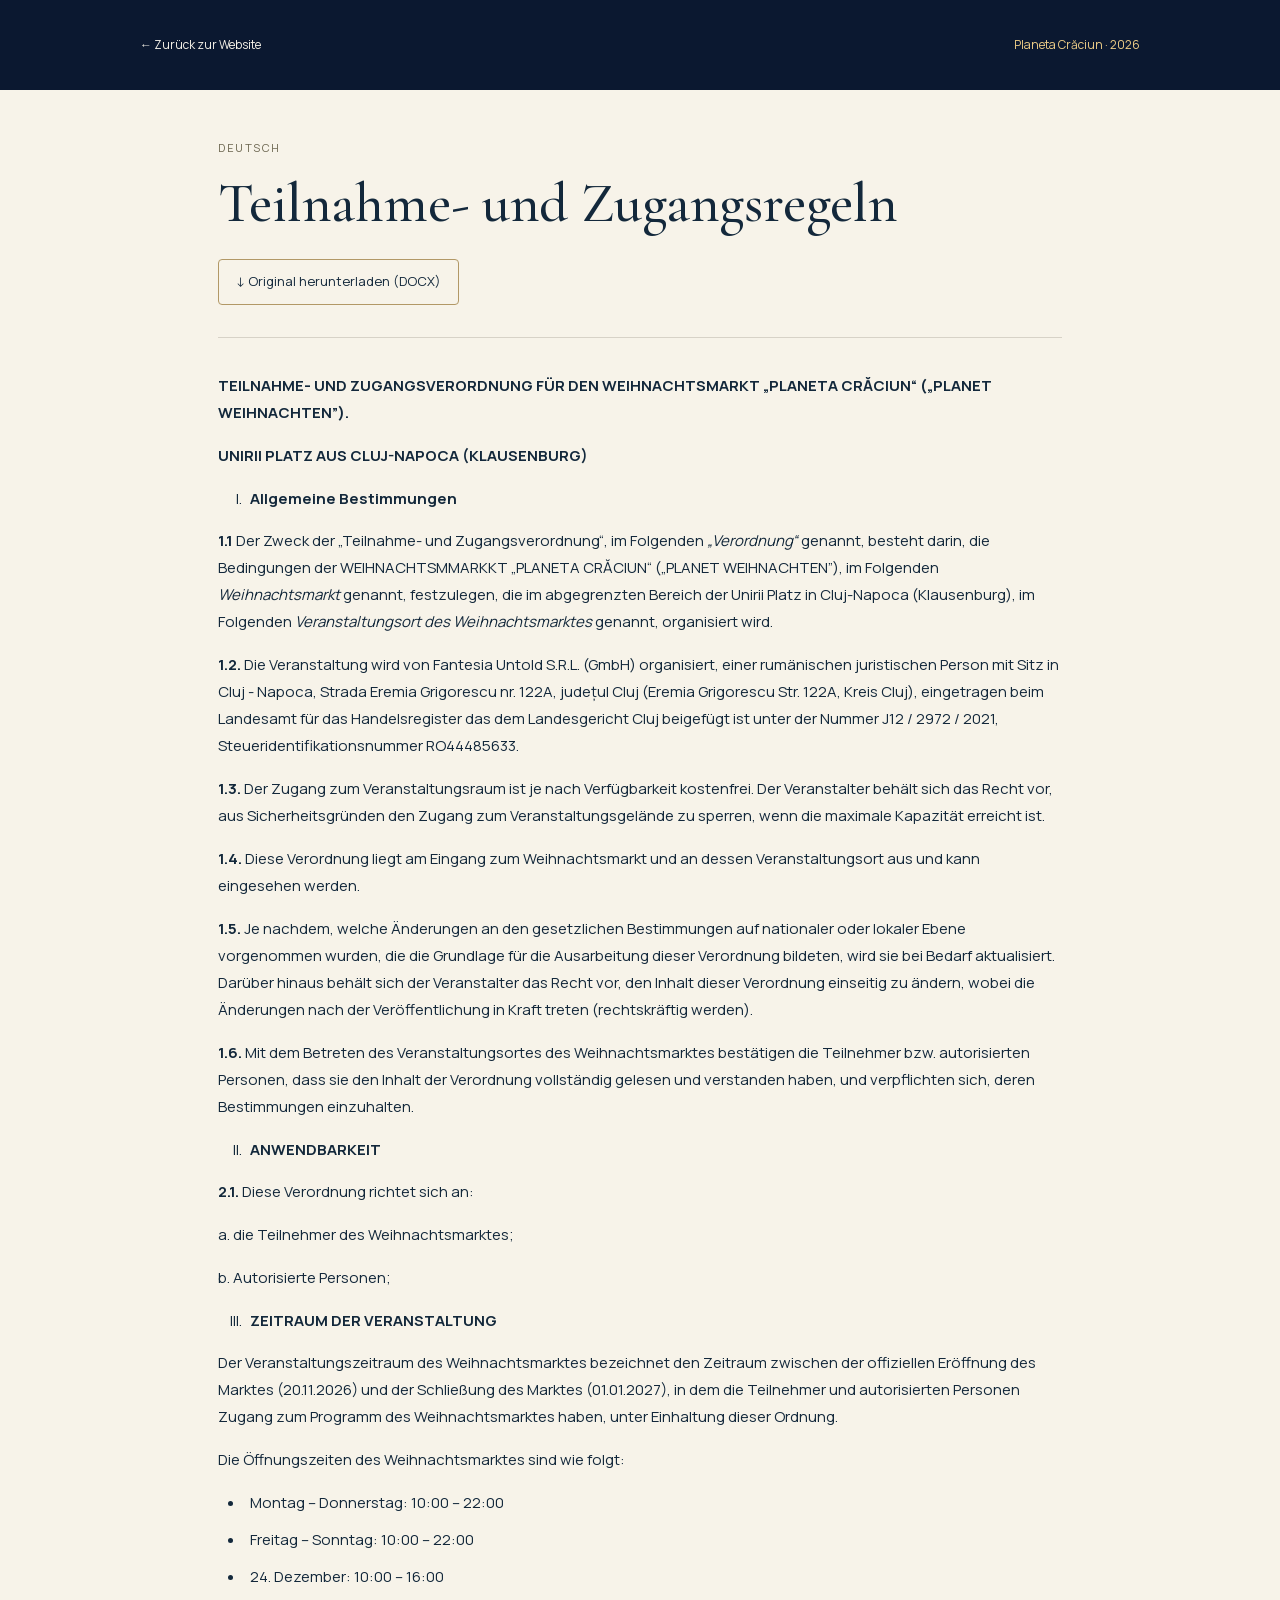
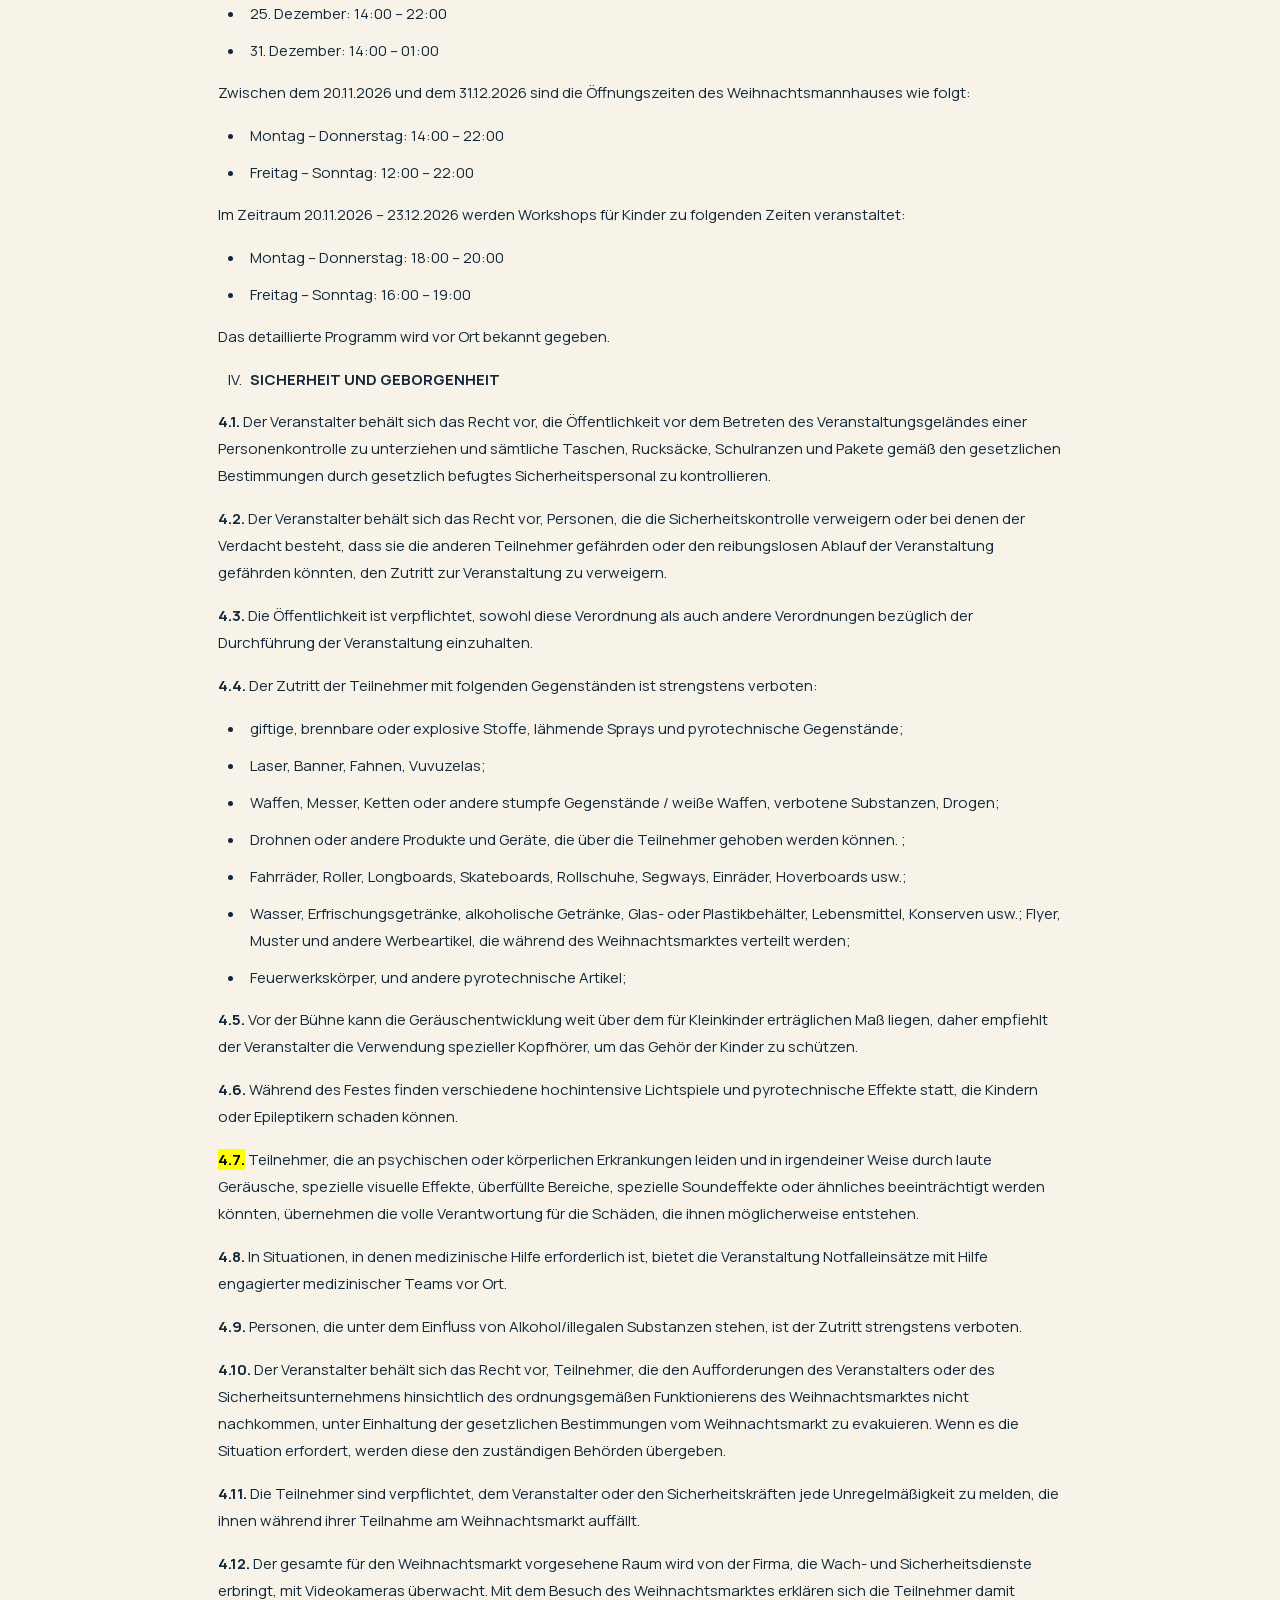
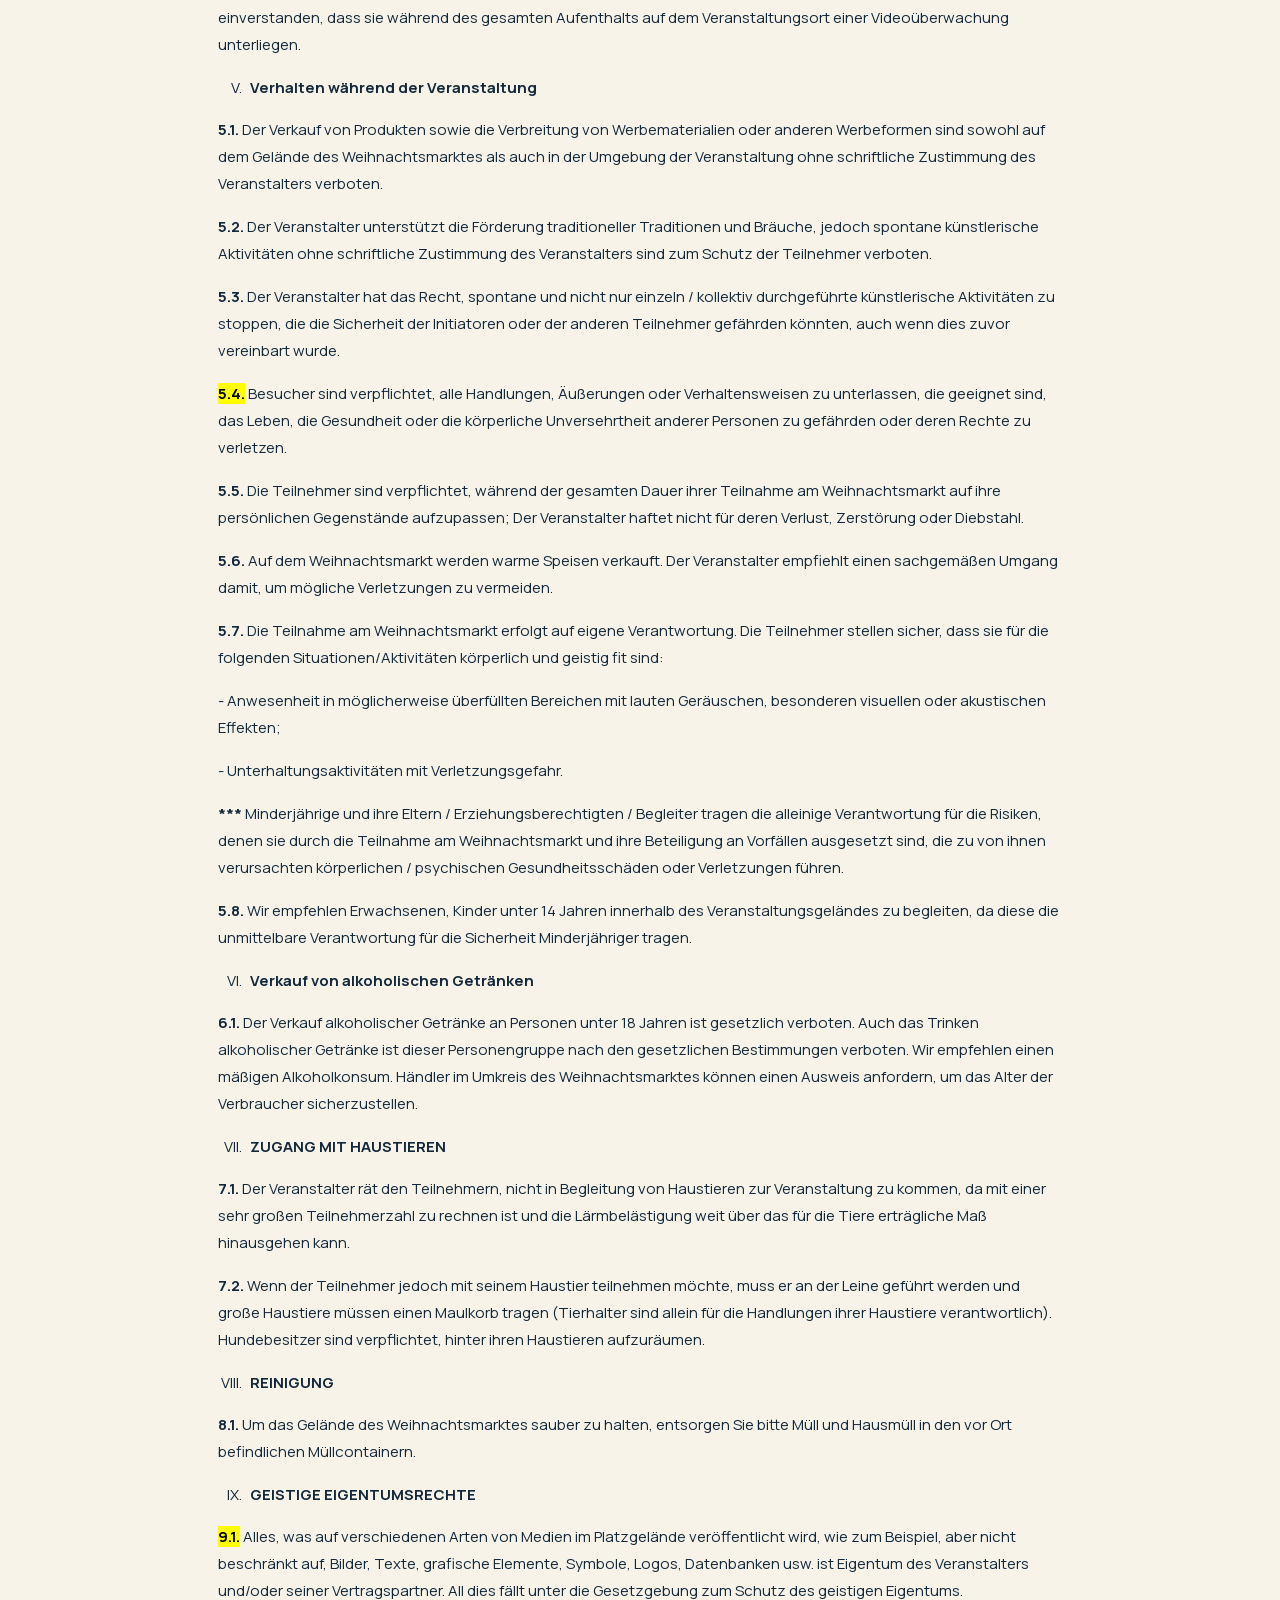
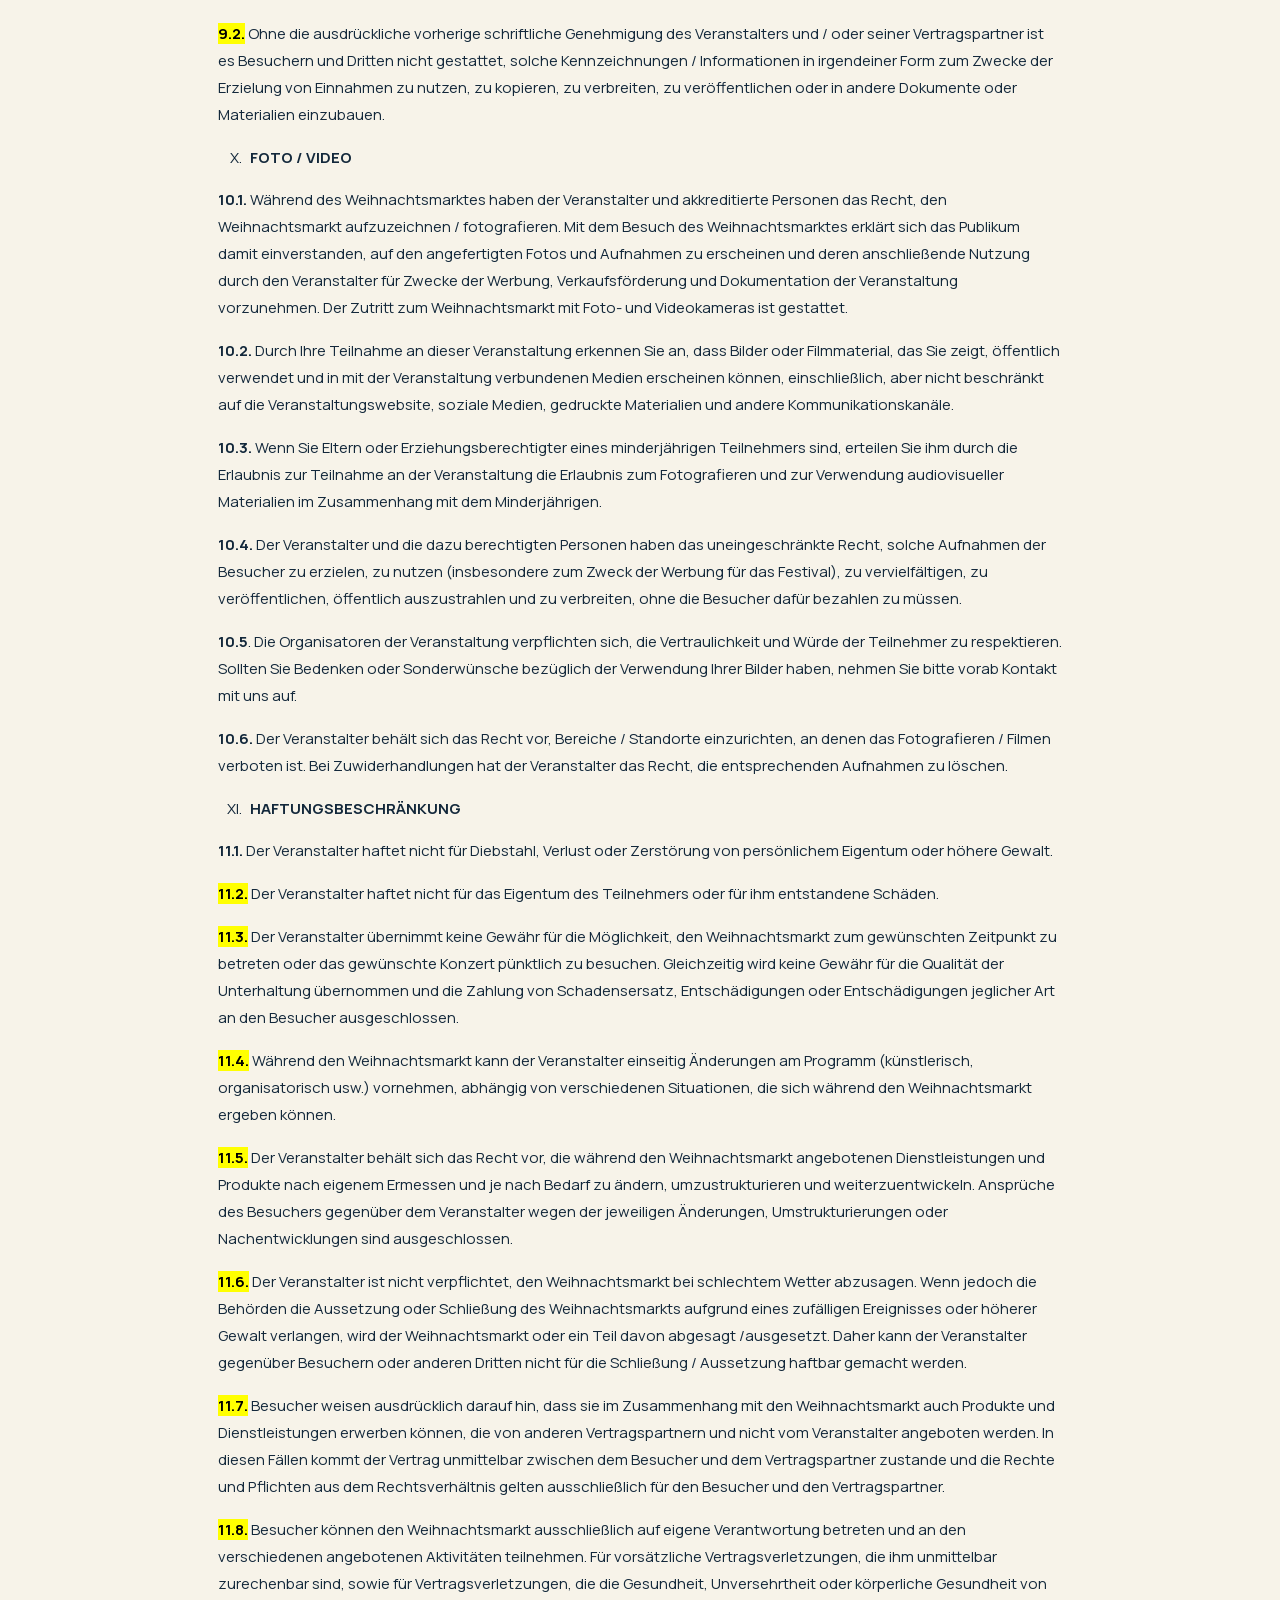
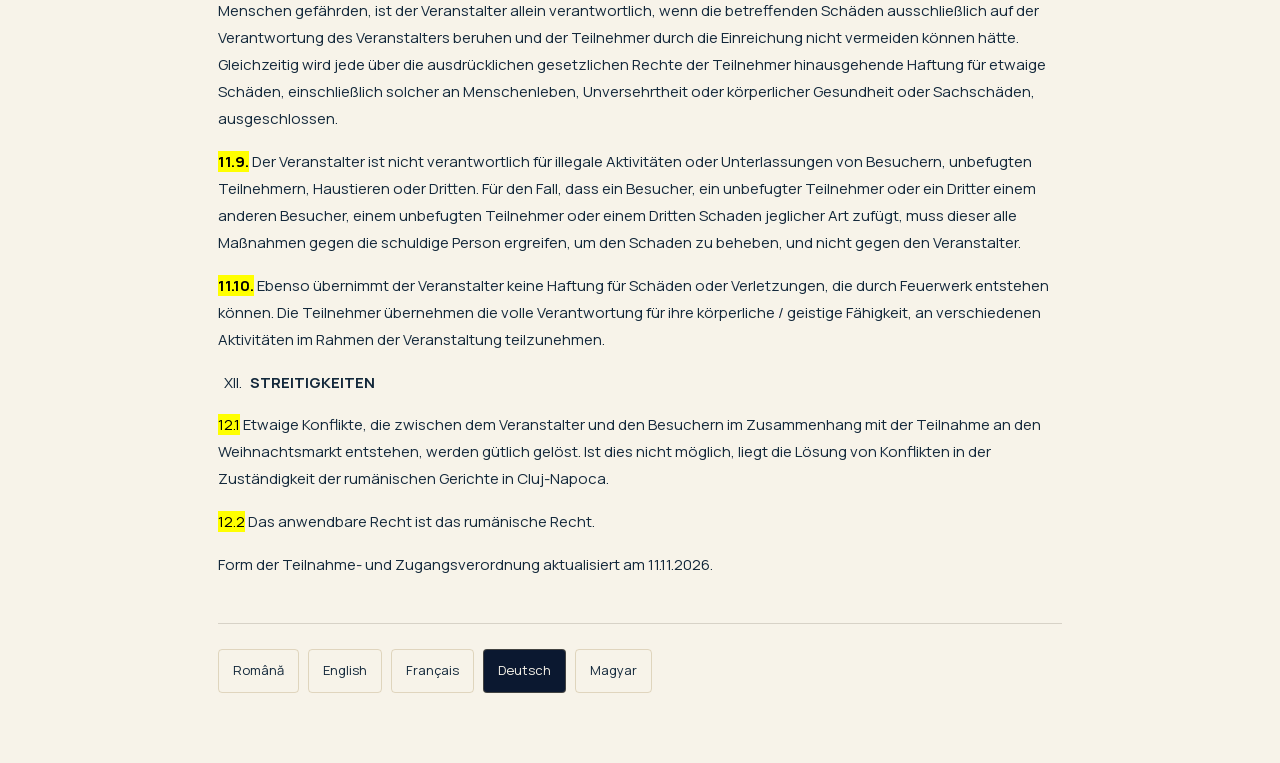
<file: regulamente/de.html>
<!doctype html>
<html lang="de"><head><meta charset="utf-8"><meta name="viewport" content="width=device-width, initial-scale=1">
<meta http-equiv="Content-Security-Policy" content="default-src 'self'; script-src 'self'; style-src 'self'; font-src 'self'; img-src 'self' data:; object-src 'none'; base-uri 'none'; form-action 'none'">
<meta name="referrer" content="strict-origin-when-cross-origin"><meta name="robots" content="noindex,nofollow">
<title>Teilnahme- und Zugangsregeln | Planeta Crăciun</title><link rel="icon" href="../assets/snowflake.webp" type="image/webp"><link rel="stylesheet" href="../fonts.css"><link rel="stylesheet" href="../regulations.css?v=2"></head>
<body class="rules-page"><header class="rules-header"><a href="../de.html#regulamente">← Zurück zur Website</a><span>Planeta Crăciun · 2026</span></header>
<main class="rules-reader"><div class="rules-reader-heading"><p class="rules-eyebrow">Deutsch</p><h1>Teilnahme- und Zugangsregeln</h1><a class="rules-download" href="../assets/regulations/de.docx" download="Planeta-Craciun-Regulament-DE.docx">↓ Original herunterladen (DOCX)</a></div>
<article class="rules-document" aria-label="Teilnahme- und Zugangsregeln"><p><strong><span class="smallcaps">TEILNAHME- UND ZUGANGSVERORDNUNG FÜR DEN WEIHNACHTSMARKT „PLANETA CRĂCIUN“ („PLANET WEIHNACHTEN”).</span></strong></p>
<p><strong><span class="smallcaps">UNIRII PLATZ AUS CLUJ-NAPOCA (KLAUSENBURG)</span></strong></p>
<ol type="I">
<li><p><strong>Allgemeine Bestimmungen</strong></p></li>
</ol>
<p><strong>1.1</strong> Der Zweck der „Teilnahme- und Zugangsverordnung“, im Folgenden <em>„Verordnung“</em> genannt, besteht darin, die Bedingungen der WEIHNACHTSMMARKKT „PLANETA CRĂCIUN“ (<span class="smallcaps">„PLANET WEIHNACHTEN”</span>), im Folgenden <em>Weihnachtsmarkt</em> genannt, festzulegen, die im abgegrenzten Bereich der Unirii Platz in Cluj-Napoca (Klausenburg), im Folgenden <em>Veranstaltungsort des Weihnachtsmarktes</em> genannt, organisiert wird.</p>
<p><strong>1.2.</strong> Die Veranstaltung wird von Fantesia Untold S.R.L. (GmbH) organisiert, einer rumänischen juristischen Person mit Sitz in Cluj - Napoca, Strada Eremia Grigorescu nr. 122A, județul Cluj (Eremia Grigorescu Str. 122A, Kreis Cluj), eingetragen beim Landesamt für das Handelsregister das dem Landesgericht Cluj beigefügt ist unter der Nummer J12 / 2972 / 2021, Steueridentifikationsnummer RO44485633.</p>
<p><strong>1.3.</strong> Der Zugang zum Veranstaltungsraum ist je nach Verfügbarkeit kostenfrei. Der Veranstalter behält sich das Recht vor, aus Sicherheitsgründen den Zugang zum Veranstaltungsgelände zu sperren, wenn die maximale Kapazität erreicht ist.</p>
<p><strong>1.4.</strong> Diese Verordnung liegt am Eingang zum Weihnachtsmarkt und an dessen Veranstaltungsort aus und kann eingesehen werden.</p>
<p><strong>1.5.</strong> Je nachdem, welche Änderungen an den gesetzlichen Bestimmungen auf nationaler oder lokaler Ebene vorgenommen wurden, die die Grundlage für die Ausarbeitung dieser Verordnung bildeten, wird sie bei Bedarf aktualisiert. Darüber hinaus behält sich der Veranstalter das Recht vor, den Inhalt dieser Verordnung einseitig zu ändern, wobei die Änderungen nach der Veröffentlichung in Kraft treten (rechtskräftig werden).</p>
<p><strong>1.6.</strong> Mit dem Betreten des Veranstaltungsortes des Weihnachtsmarktes bestätigen die Teilnehmer bzw. autorisierten Personen, dass sie den Inhalt der Verordnung vollständig gelesen und verstanden haben, und verpflichten sich, deren Bestimmungen einzuhalten.</p>
<ol start="2" type="I">
<li><p><strong><span class="smallcaps">ANWENDBARKEIT</span></strong></p></li>
</ol>
<p><strong>2.1.</strong> Diese Verordnung richtet sich an:</p>
<p>a. die Teilnehmer des Weihnachtsmarktes;</p>
<p>b. Autorisierte Personen;</p>
<ol start="3" type="I">
<li><p><strong><span class="smallcaps">ZEITRAUM DER VERANSTALTUNG</span></strong></p></li>
</ol>
<p>Der Veranstaltungszeitraum des Weihnachtsmarktes bezeichnet den Zeitraum zwischen der offiziellen Eröffnung des Marktes (20.11.2026) und der Schließung des Marktes (01.01.2027), in dem die Teilnehmer und autorisierten Personen Zugang zum Programm des Weihnachtsmarktes haben, unter Einhaltung dieser Ordnung.</p>
<p>Die Öffnungszeiten des Weihnachtsmarktes sind wie folgt:</p>
<ul>
<li><p>Montag – Donnerstag: 10:00 – 22:00</p></li>
<li><p>Freitag – Sonntag: 10:00 – 22:00</p></li>
<li><p>24. Dezember: 10:00 – 16:00</p></li>
<li><p>25. Dezember: 14:00 – 22:00</p></li>
<li><p>31. Dezember: 14:00 – 01:00</p></li>
</ul>
<p>Zwischen dem 20.11.2026 und dem 31.12.2026 sind die Öffnungszeiten des Weihnachtsmannhauses wie folgt:</p>
<ul>
<li><p>Montag – Donnerstag: 14:00 – 22:00</p></li>
<li><p>Freitag – Sonntag: 12:00 – 22:00</p></li>
</ul>
<p>Im Zeitraum 20.11.2026 – 23.12.2026 werden Workshops für Kinder zu folgenden Zeiten veranstaltet:</p>
<ul>
<li><p>Montag – Donnerstag: 18:00 – 20:00</p></li>
<li><p>Freitag – Sonntag: 16:00 – 19:00</p></li>
</ul>
<p>Das detaillierte Programm wird vor Ort bekannt gegeben.</p>
<ol start="4" type="I">
<li><p><strong><span class="smallcaps">SICHERHEIT UND GEBORGENHEIT</span></strong></p></li>
</ol>
<p><strong>4.1.</strong> Der Veranstalter behält sich das Recht vor, die Öffentlichkeit vor dem Betreten des Veranstaltungsgeländes einer Personenkontrolle zu unterziehen und sämtliche Taschen, Rucksäcke, Schulranzen und Pakete gemäß den gesetzlichen Bestimmungen durch gesetzlich befugtes Sicherheitspersonal zu kontrollieren.</p>
<p><strong>4.2.</strong> Der Veranstalter behält sich das Recht vor, Personen, die die Sicherheitskontrolle verweigern oder bei denen der Verdacht besteht, dass sie die anderen Teilnehmer gefährden oder den reibungslosen Ablauf der Veranstaltung gefährden könnten, den Zutritt zur Veranstaltung zu verweigern.</p>
<p><strong>4.3.</strong> Die Öffentlichkeit ist verpflichtet, sowohl diese Verordnung als auch andere Verordnungen bezüglich der Durchführung der Veranstaltung einzuhalten.</p>
<p><strong>4.4.</strong> Der Zutritt der Teilnehmer mit folgenden Gegenständen ist strengstens verboten:</p>
<ul>
<li><p>giftige, brennbare oder explosive Stoffe, lähmende Sprays und pyrotechnische Gegenstände;</p></li>
<li><p>Laser, Banner, Fahnen, Vuvuzelas;</p></li>
<li><p>Waffen, Messer, Ketten oder andere stumpfe Gegenstände / weiße Waffen, verbotene Substanzen, Drogen;</p></li>
<li><p>Drohnen oder andere Produkte und Geräte, die über die Teilnehmer gehoben werden können. ;</p></li>
<li><p>Fahrräder, Roller, Longboards, Skateboards, Rollschuhe, Segways, Einräder, Hoverboards usw.;</p></li>
<li><p>Wasser, Erfrischungsgetränke, alkoholische Getränke, Glas- oder Plastikbehälter, Lebensmittel, Konserven usw.; Flyer, Muster und andere Werbeartikel, die während des Weihnachtsmarktes verteilt werden;</p></li>
<li><p>Feuerwerkskörper, und andere pyrotechnische Artikel;</p></li>
</ul>
<p><strong>4.5.</strong> Vor der Bühne kann die Geräuschentwicklung weit über dem für Kleinkinder erträglichen Maß liegen, daher empfiehlt der Veranstalter die Verwendung spezieller Kopfhörer, um das Gehör der Kinder zu schützen.</p>
<p><strong>4.6.</strong> Während des Festes finden verschiedene hochintensive Lichtspiele und pyrotechnische Effekte statt, die Kindern oder Epileptikern schaden können.</p>
<p><mark><strong>4.7.</strong></mark> Teilnehmer, die an psychischen oder körperlichen Erkrankungen leiden und in irgendeiner Weise durch laute Geräusche, spezielle visuelle Effekte, überfüllte Bereiche, spezielle Soundeffekte oder ähnliches beeinträchtigt werden könnten, übernehmen die volle Verantwortung für die Schäden, die ihnen möglicherweise entstehen.</p>
<p><strong>4.8.</strong> In Situationen, in denen medizinische Hilfe erforderlich ist, bietet die Veranstaltung Notfalleinsätze mit Hilfe engagierter medizinischer Teams vor Ort.</p>
<p><strong>4.9.</strong> Personen, die unter dem Einfluss von Alkohol/illegalen Substanzen stehen, ist der Zutritt strengstens verboten.</p>
<p><strong>4.10.</strong> Der Veranstalter behält sich das Recht vor, Teilnehmer, die den Aufforderungen des Veranstalters oder des Sicherheitsunternehmens hinsichtlich des ordnungsgemäßen Funktionierens des Weihnachtsmarktes nicht nachkommen, unter Einhaltung der gesetzlichen Bestimmungen vom Weihnachtsmarkt zu evakuieren. Wenn es die Situation erfordert, werden diese den zuständigen Behörden übergeben.</p>
<p><strong>4.11.</strong> Die Teilnehmer sind verpflichtet, dem Veranstalter oder den Sicherheitskräften jede Unregelmäßigkeit zu melden, die ihnen während ihrer Teilnahme am Weihnachtsmarkt auffällt.</p>
<p><strong>4.12.</strong> Der gesamte für den Weihnachtsmarkt vorgesehene Raum wird von der Firma, die Wach- und Sicherheitsdienste erbringt, mit Videokameras überwacht. Mit dem Besuch des Weihnachtsmarktes erklären sich die Teilnehmer damit einverstanden, dass sie während des gesamten Aufenthalts auf dem Veranstaltungsort einer Videoüberwachung unterliegen.</p>
<ol start="5" type="I">
<li><p><strong>Verhalten während der Veranstaltung</strong></p></li>
</ol>
<p><strong>5.1.</strong> Der Verkauf von Produkten sowie die Verbreitung von Werbematerialien oder anderen Werbeformen sind sowohl auf dem Gelände des Weihnachtsmarktes als auch in der Umgebung der Veranstaltung ohne schriftliche Zustimmung des Veranstalters verboten.</p>
<p><strong>5.2.</strong> Der Veranstalter unterstützt die Förderung traditioneller Traditionen und Bräuche, jedoch spontane künstlerische Aktivitäten ohne schriftliche Zustimmung des Veranstalters sind zum Schutz der Teilnehmer verboten.</p>
<p><strong>5.3.</strong> Der Veranstalter hat das Recht, spontane und nicht nur einzeln / kollektiv durchgeführte künstlerische Aktivitäten zu stoppen, die die Sicherheit der Initiatoren oder der anderen Teilnehmer gefährden könnten, auch wenn dies zuvor vereinbart wurde.</p>
<p><mark><strong>5.4.</strong></mark> Besucher sind verpflichtet, alle Handlungen, Äußerungen oder Verhaltensweisen zu unterlassen, die geeignet sind, das Leben, die Gesundheit oder die körperliche Unversehrtheit anderer Personen zu gefährden oder deren Rechte zu verletzen.</p>
<p><strong>5.5.</strong> Die Teilnehmer sind verpflichtet, während der gesamten Dauer ihrer Teilnahme am Weihnachtsmarkt auf ihre persönlichen Gegenstände aufzupassen; Der Veranstalter haftet nicht für deren Verlust, Zerstörung oder Diebstahl.</p>
<p><strong>5.6.</strong> Auf dem Weihnachtsmarkt werden warme Speisen verkauft. Der Veranstalter empfiehlt einen sachgemäßen Umgang damit, um mögliche Verletzungen zu vermeiden.</p>
<p><strong>5.7.</strong> Die Teilnahme am Weihnachtsmarkt erfolgt auf eigene Verantwortung. Die Teilnehmer stellen sicher, dass sie für die folgenden Situationen/Aktivitäten körperlich und geistig fit sind:</p>
<p>- Anwesenheit in möglicherweise überfüllten Bereichen mit lauten Geräuschen, besonderen visuellen oder akustischen Effekten;</p>
<p>- Unterhaltungsaktivitäten mit Verletzungsgefahr.</p>
<p><strong>***</strong> Minderjährige und ihre Eltern / Erziehungsberechtigten / Begleiter tragen die alleinige Verantwortung für die Risiken, denen sie durch die Teilnahme am Weihnachtsmarkt und ihre Beteiligung an Vorfällen ausgesetzt sind, die zu von ihnen verursachten körperlichen / psychischen Gesundheitsschäden oder Verletzungen führen.</p>
<p><strong>5.8.</strong> Wir empfehlen Erwachsenen, Kinder unter 14 Jahren innerhalb des Veranstaltungsgeländes zu begleiten, da diese die unmittelbare Verantwortung für die Sicherheit Minderjähriger tragen.</p>
<ol start="6" type="I">
<li><p><strong>Verkauf von alkoholischen Getränken</strong></p></li>
</ol>
<p><strong>6.1.</strong> Der Verkauf alkoholischer Getränke an Personen unter 18 Jahren ist gesetzlich verboten. Auch das Trinken alkoholischer Getränke ist dieser Personengruppe nach den gesetzlichen Bestimmungen verboten. Wir empfehlen einen mäßigen Alkoholkonsum. Händler im Umkreis des Weihnachtsmarktes können einen Ausweis anfordern, um das Alter der Verbraucher sicherzustellen.</p>
<ol start="7" type="I">
<li><p><strong><span class="smallcaps">ZUGANG MIT HAUSTIEREN</span></strong></p></li>
</ol>
<p><strong>7.1.</strong> Der Veranstalter rät den Teilnehmern, nicht in Begleitung von Haustieren zur Veranstaltung zu kommen, da mit einer sehr großen Teilnehmerzahl zu rechnen ist und die Lärmbelästigung weit über das für die Tiere erträgliche Maß hinausgehen kann.</p>
<p><strong>7.2.</strong> Wenn der Teilnehmer jedoch mit seinem Haustier teilnehmen möchte, muss er an der Leine geführt werden und große Haustiere müssen einen Maulkorb tragen (Tierhalter sind allein für die Handlungen ihrer Haustiere verantwortlich). Hundebesitzer sind verpflichtet, hinter ihren Haustieren aufzuräumen.</p>
<ol start="8" type="I">
<li><p><strong><span class="smallcaps">REINIGUNG</span></strong></p></li>
</ol>
<p><strong>8.1.</strong> Um das Gelände des Weihnachtsmarktes sauber zu halten, entsorgen Sie bitte Müll und Hausmüll in den vor Ort befindlichen Müllcontainern.</p>
<ol start="9" type="I">
<li><p><strong><span class="smallcaps">GEISTIGE EIGENTUMSRECHTE</span></strong></p></li>
</ol>
<p><mark><strong>9.1.</strong></mark> Alles, was auf verschiedenen Arten von Medien im Platzgelände veröffentlicht wird, wie zum Beispiel, aber nicht beschränkt auf, Bilder, Texte, grafische Elemente, Symbole, Logos, Datenbanken usw. ist Eigentum des Veranstalters und/oder seiner Vertragspartner. All dies fällt unter die Gesetzgebung zum Schutz des geistigen Eigentums.</p>
<p><mark><strong>9.2.</strong></mark> Ohne die ausdrückliche vorherige schriftliche Genehmigung des Veranstalters und / oder seiner Vertragspartner ist es Besuchern und Dritten nicht gestattet, solche Kennzeichnungen / Informationen in irgendeiner Form zum Zwecke der Erzielung von Einnahmen zu nutzen, zu kopieren, zu verbreiten, zu veröffentlichen oder in andere Dokumente oder Materialien einzubauen.</p>
<ol start="10" type="I">
<li><p><strong>FOTO / VIDEO</strong></p></li>
</ol>
<p><strong>10.1.</strong> Während des Weihnachtsmarktes haben der Veranstalter und akkreditierte Personen das Recht, den Weihnachtsmarkt aufzuzeichnen / fotografieren. Mit dem Besuch des Weihnachtsmarktes erklärt sich das Publikum damit einverstanden, auf den angefertigten Fotos und Aufnahmen zu erscheinen und deren anschließende Nutzung durch den Veranstalter für Zwecke der Werbung, Verkaufsförderung und Dokumentation der Veranstaltung vorzunehmen. Der Zutritt zum Weihnachtsmarkt mit Foto- und Videokameras ist gestattet.</p>
<p><strong>10.2.</strong> Durch Ihre Teilnahme an dieser Veranstaltung erkennen Sie an, dass Bilder oder Filmmaterial, das Sie zeigt, öffentlich verwendet und in mit der Veranstaltung verbundenen Medien erscheinen können, einschließlich, aber nicht beschränkt auf die Veranstaltungswebsite, soziale Medien, gedruckte Materialien und andere Kommunikationskanäle.</p>
<p><strong>10.3.</strong> Wenn Sie Eltern oder Erziehungsberechtigter eines minderjährigen Teilnehmers sind, erteilen Sie ihm durch die Erlaubnis zur Teilnahme an der Veranstaltung die Erlaubnis zum Fotografieren und zur Verwendung audiovisueller Materialien im Zusammenhang mit dem Minderjährigen.</p>
<p><strong>10.4.</strong> Der Veranstalter und die dazu berechtigten Personen haben das uneingeschränkte Recht, solche Aufnahmen der Besucher zu erzielen, zu nutzen (insbesondere zum Zweck der Werbung für das Festival), zu vervielfältigen, zu veröffentlichen, öffentlich auszustrahlen und zu verbreiten, ohne die Besucher dafür bezahlen zu müssen.</p>
<p><strong>10.5</strong>. Die Organisatoren der Veranstaltung verpflichten sich, die Vertraulichkeit und Würde der Teilnehmer zu respektieren. Sollten Sie Bedenken oder Sonderwünsche bezüglich der Verwendung Ihrer Bilder haben, nehmen Sie bitte vorab Kontakt mit uns auf.</p>
<p><strong>10.6.</strong> Der Veranstalter behält sich das Recht vor, Bereiche / Standorte einzurichten, an denen das Fotografieren / Filmen verboten ist. Bei Zuwiderhandlungen hat der Veranstalter das Recht, die entsprechenden Aufnahmen zu löschen.</p>
<ol start="11" type="I">
<li><p><strong><span class="smallcaps">HAFTUNGSBESCHRÄNKUNG</span></strong></p></li>
</ol>
<p><strong>11.1.</strong> Der Veranstalter haftet nicht für Diebstahl, Verlust oder Zerstörung von persönlichem Eigentum oder höhere Gewalt.</p>
<p><mark><strong>11.2.</strong></mark> Der Veranstalter haftet nicht für das Eigentum des Teilnehmers oder für ihm entstandene Schäden.</p>
<p><strong><mark>11.3.</mark></strong> Der Veranstalter übernimmt keine Gewähr für die Möglichkeit, den Weihnachtsmarkt zum gewünschten Zeitpunkt zu betreten oder das gewünschte Konzert pünktlich zu besuchen. Gleichzeitig wird keine Gewähr für die Qualität der Unterhaltung übernommen und die Zahlung von Schadensersatz, Entschädigungen oder Entschädigungen jeglicher Art an den Besucher ausgeschlossen.</p>
<p><mark><strong>11.4.</strong></mark> Während den Weihnachtsmarkt kann der Veranstalter einseitig Änderungen am Programm (künstlerisch, organisatorisch usw.) vornehmen, abhängig von verschiedenen Situationen, die sich während den Weihnachtsmarkt ergeben können.</p>
<p><strong><mark>11.5.</mark></strong> Der Veranstalter behält sich das Recht vor, die während den Weihnachtsmarkt angebotenen Dienstleistungen und Produkte nach eigenem Ermessen und je nach Bedarf zu ändern, umzustrukturieren und weiterzuentwickeln. Ansprüche des Besuchers gegenüber dem Veranstalter wegen der jeweiligen Änderungen, Umstrukturierungen oder Nachentwicklungen sind ausgeschlossen.</p>
<p><strong><mark>11.6.</mark></strong> Der Veranstalter ist nicht verpflichtet, den Weihnachtsmarkt bei schlechtem Wetter abzusagen. Wenn jedoch die Behörden die Aussetzung oder Schließung des Weihnachtsmarkts aufgrund eines zufälligen Ereignisses oder höherer Gewalt verlangen, wird der Weihnachtsmarkt oder ein Teil davon abgesagt /ausgesetzt. Daher kann der Veranstalter gegenüber Besuchern oder anderen Dritten nicht für die Schließung / Aussetzung haftbar gemacht werden.</p>
<p><mark><strong>11.7.</strong></mark> Besucher weisen ausdrücklich darauf hin, dass sie im Zusammenhang mit den Weihnachtsmarkt auch Produkte und Dienstleistungen erwerben können, die von anderen Vertragspartnern und nicht vom Veranstalter angeboten werden. In diesen Fällen kommt der Vertrag unmittelbar zwischen dem Besucher und dem Vertragspartner zustande und die Rechte und Pflichten aus dem Rechtsverhältnis gelten ausschließlich für den Besucher und den Vertragspartner.</p>
<p><mark><strong>11.8.</strong></mark> Besucher können den Weihnachtsmarkt ausschließlich auf eigene Verantwortung betreten und an den verschiedenen angebotenen Aktivitäten teilnehmen. <mark></mark>Für vorsätzliche Vertragsverletzungen, die ihm unmittelbar zurechenbar sind, sowie für Vertragsverletzungen, die die Gesundheit, Unversehrtheit oder körperliche Gesundheit von Menschen gefährden, ist der Veranstalter allein verantwortlich, wenn die betreffenden Schäden ausschließlich auf der Verantwortung des Veranstalters beruhen und der Teilnehmer durch die Einreichung nicht vermeiden können hätte. <mark></mark>Gleichzeitig wird jede über die ausdrücklichen gesetzlichen Rechte der Teilnehmer hinausgehende Haftung für etwaige Schäden, einschließlich solcher an Menschenleben, Unversehrtheit oder körperlicher Gesundheit oder Sachschäden, ausgeschlossen.</p>
<p><mark><strong>11.9.</strong></mark> Der Veranstalter ist nicht verantwortlich für illegale Aktivitäten oder Unterlassungen von Besuchern, unbefugten Teilnehmern, Haustieren oder Dritten. <mark></mark>Für den Fall, dass ein Besucher, ein unbefugter Teilnehmer oder ein Dritter einem anderen Besucher, einem unbefugten Teilnehmer oder einem Dritten Schaden jeglicher Art zufügt, muss dieser alle Maßnahmen gegen die schuldige Person ergreifen, um den Schaden zu beheben, und nicht gegen den Veranstalter.</p>
<p><mark><strong>11.10.</strong></mark> Ebenso übernimmt der Veranstalter keine Haftung für Schäden oder Verletzungen, die durch Feuerwerk entstehen können. Die Teilnehmer übernehmen die volle Verantwortung für ihre körperliche / geistige Fähigkeit, an verschiedenen Aktivitäten im Rahmen der Veranstaltung teilzunehmen.</p>
<ol start="12" type="I">
<li><p><strong>STREITIGKEITEN</strong></p></li>
</ol>
<p><mark>12.1</mark> Etwaige Konflikte, die zwischen dem Veranstalter und den Besuchern im Zusammenhang mit der Teilnahme an den Weihnachtsmarkt entstehen, werden gütlich gelöst. Ist dies nicht möglich, liegt die Lösung von Konflikten in der Zuständigkeit der rumänischen Gerichte in Cluj-Napoca.</p>
<p><mark>12.2</mark> Das anwendbare Recht ist das rumänische Recht.</p>
<p>Form der Teilnahme- und Zugangsverordnung aktualisiert am 11.11.2026.</p>
</article>
<nav class="rules-other-languages" aria-label="Regeln in weiteren Sprachen"><a href="ro.html" lang="ro" hreflang="ro">Română</a><a href="en.html" lang="en" hreflang="en">English</a><a href="fr.html" lang="fr" hreflang="fr">Français</a><a href="de.html" lang="de" hreflang="de" aria-current="page">Deutsch</a><a href="hu.html" lang="hu" hreflang="hu">Magyar</a></nav></main></body></html>
</file>
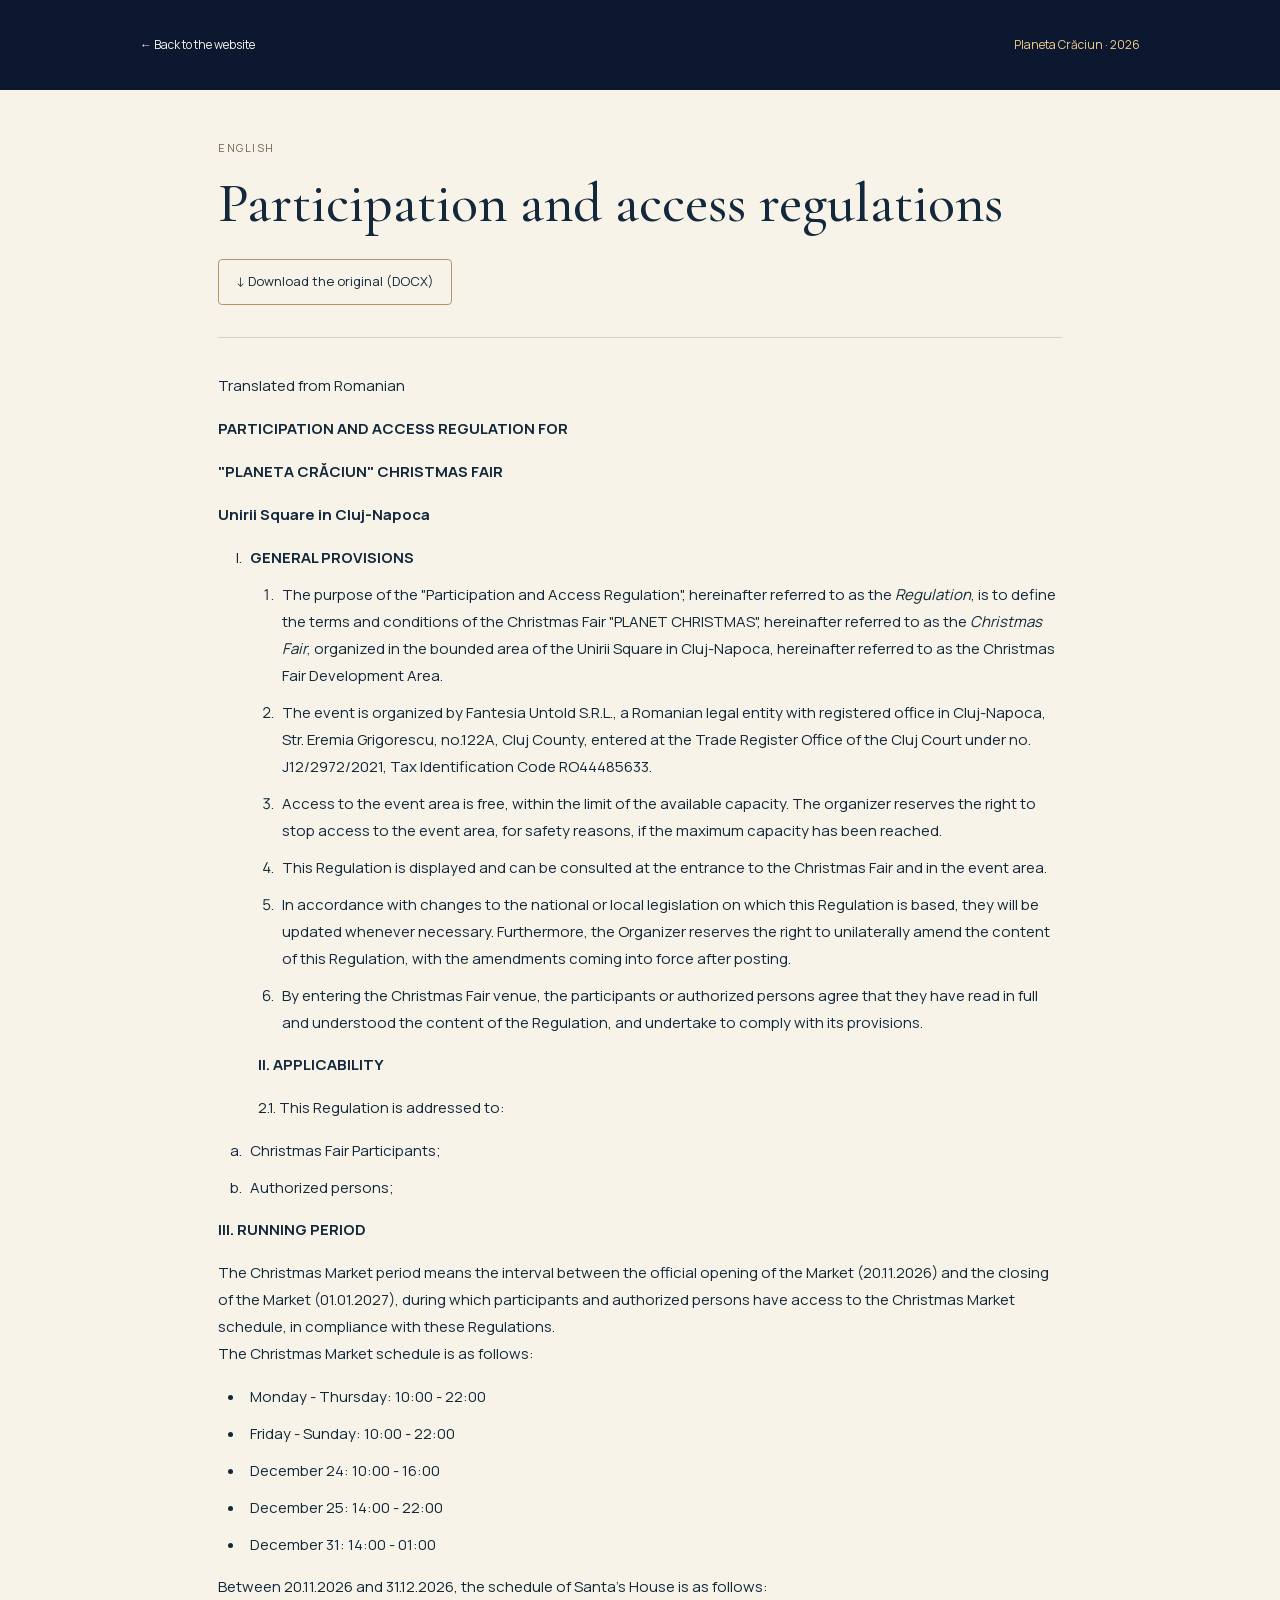
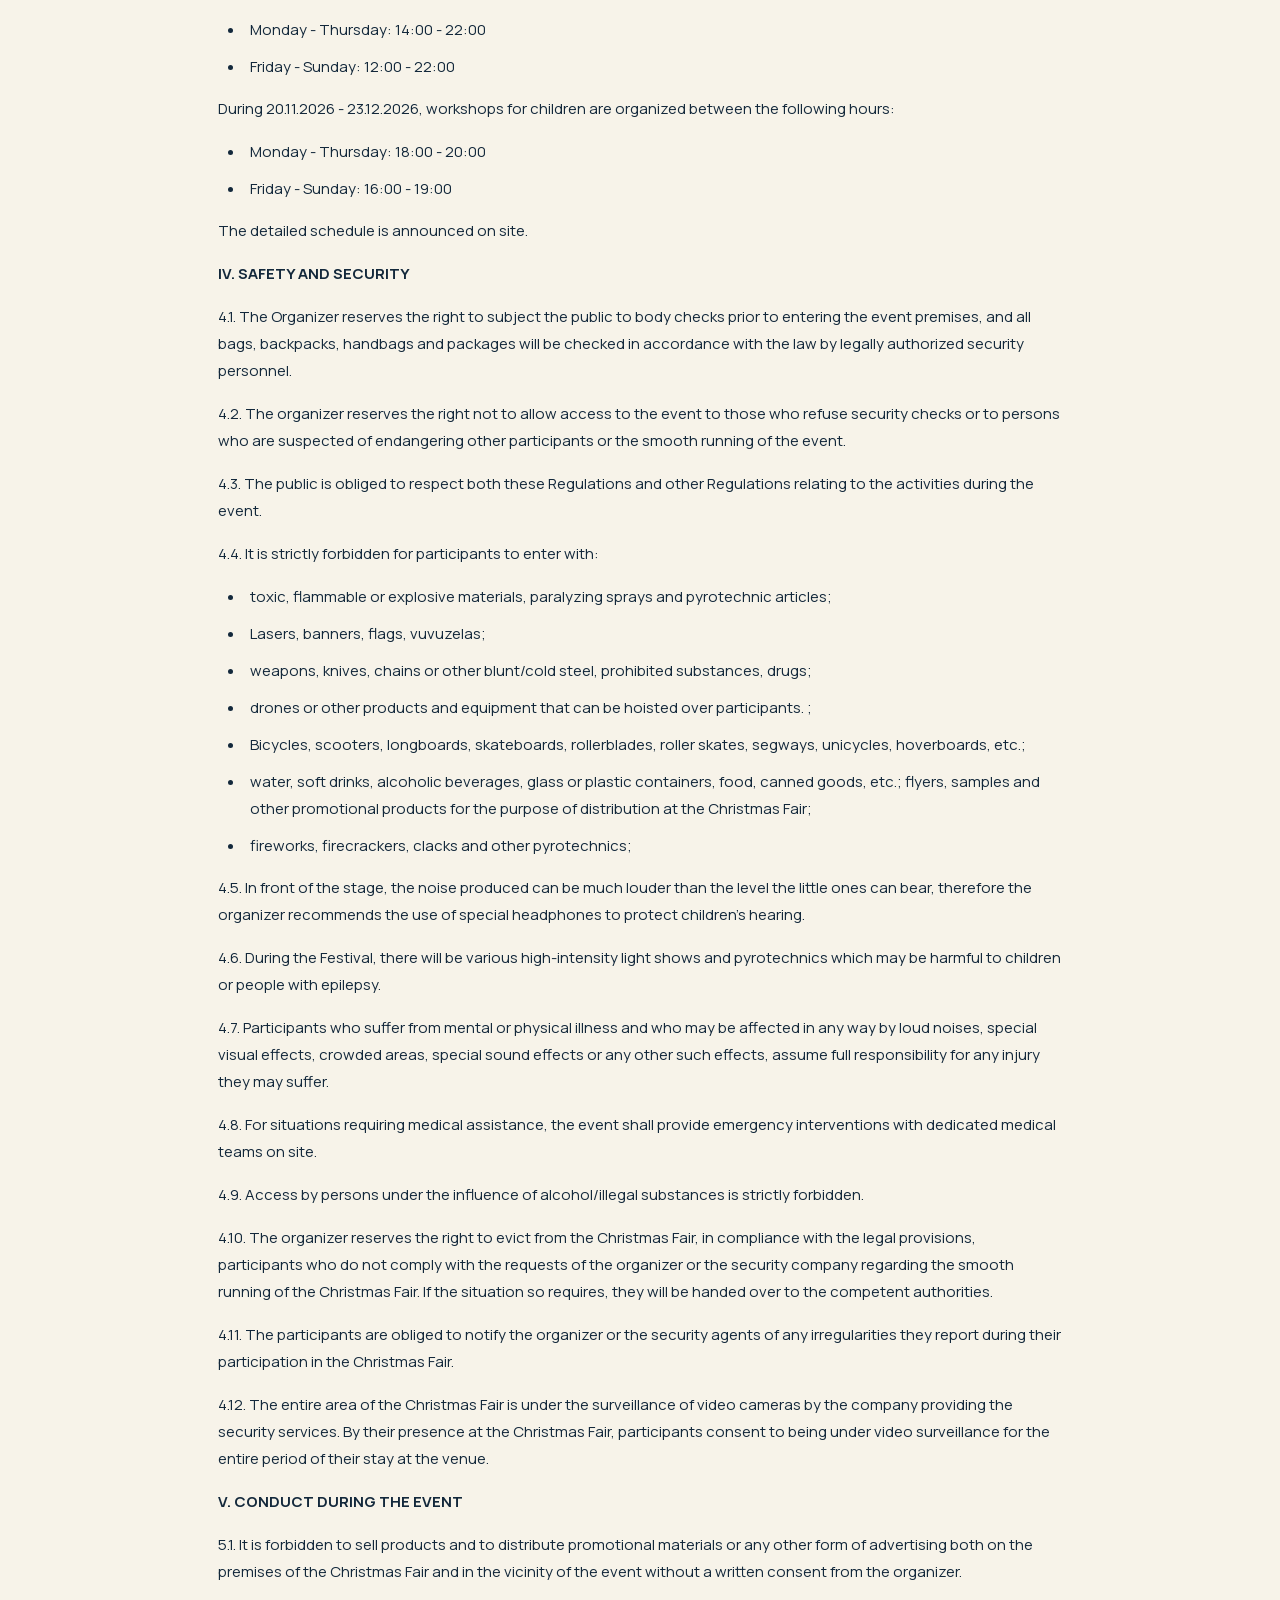
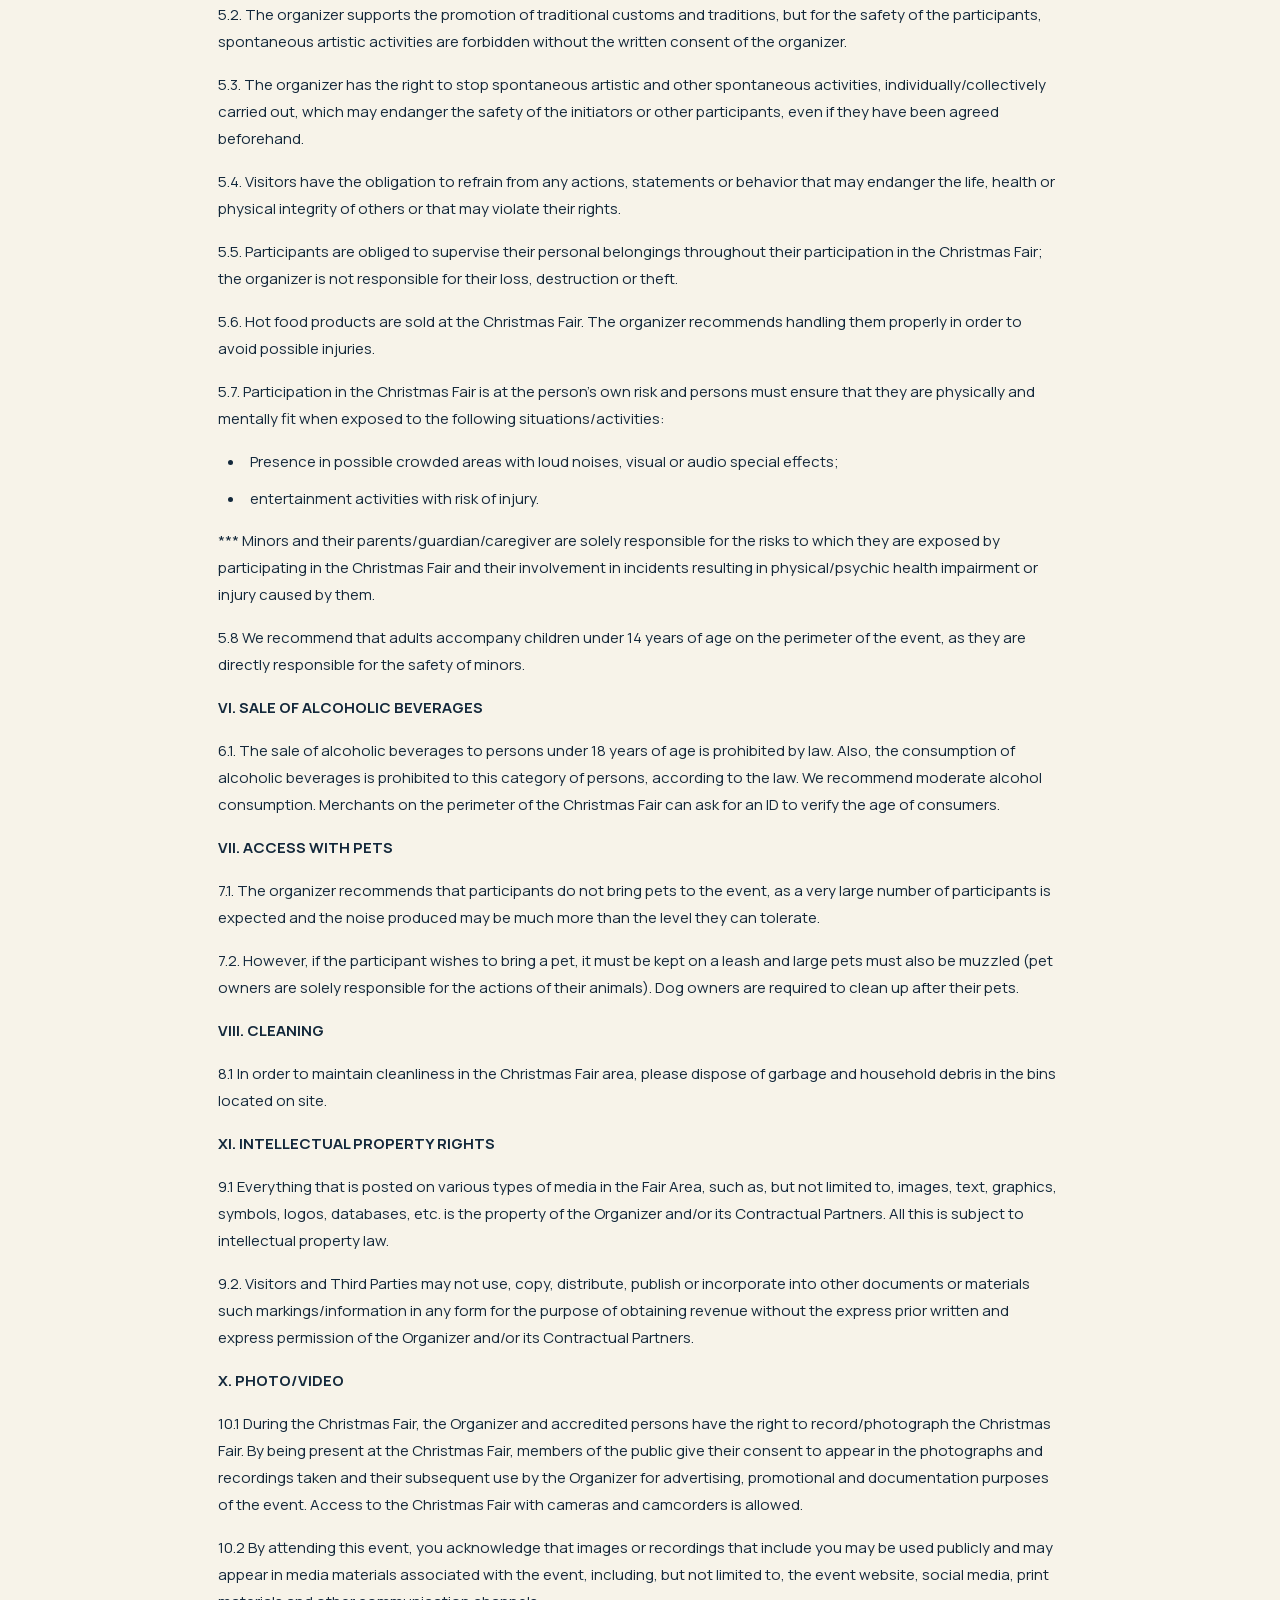
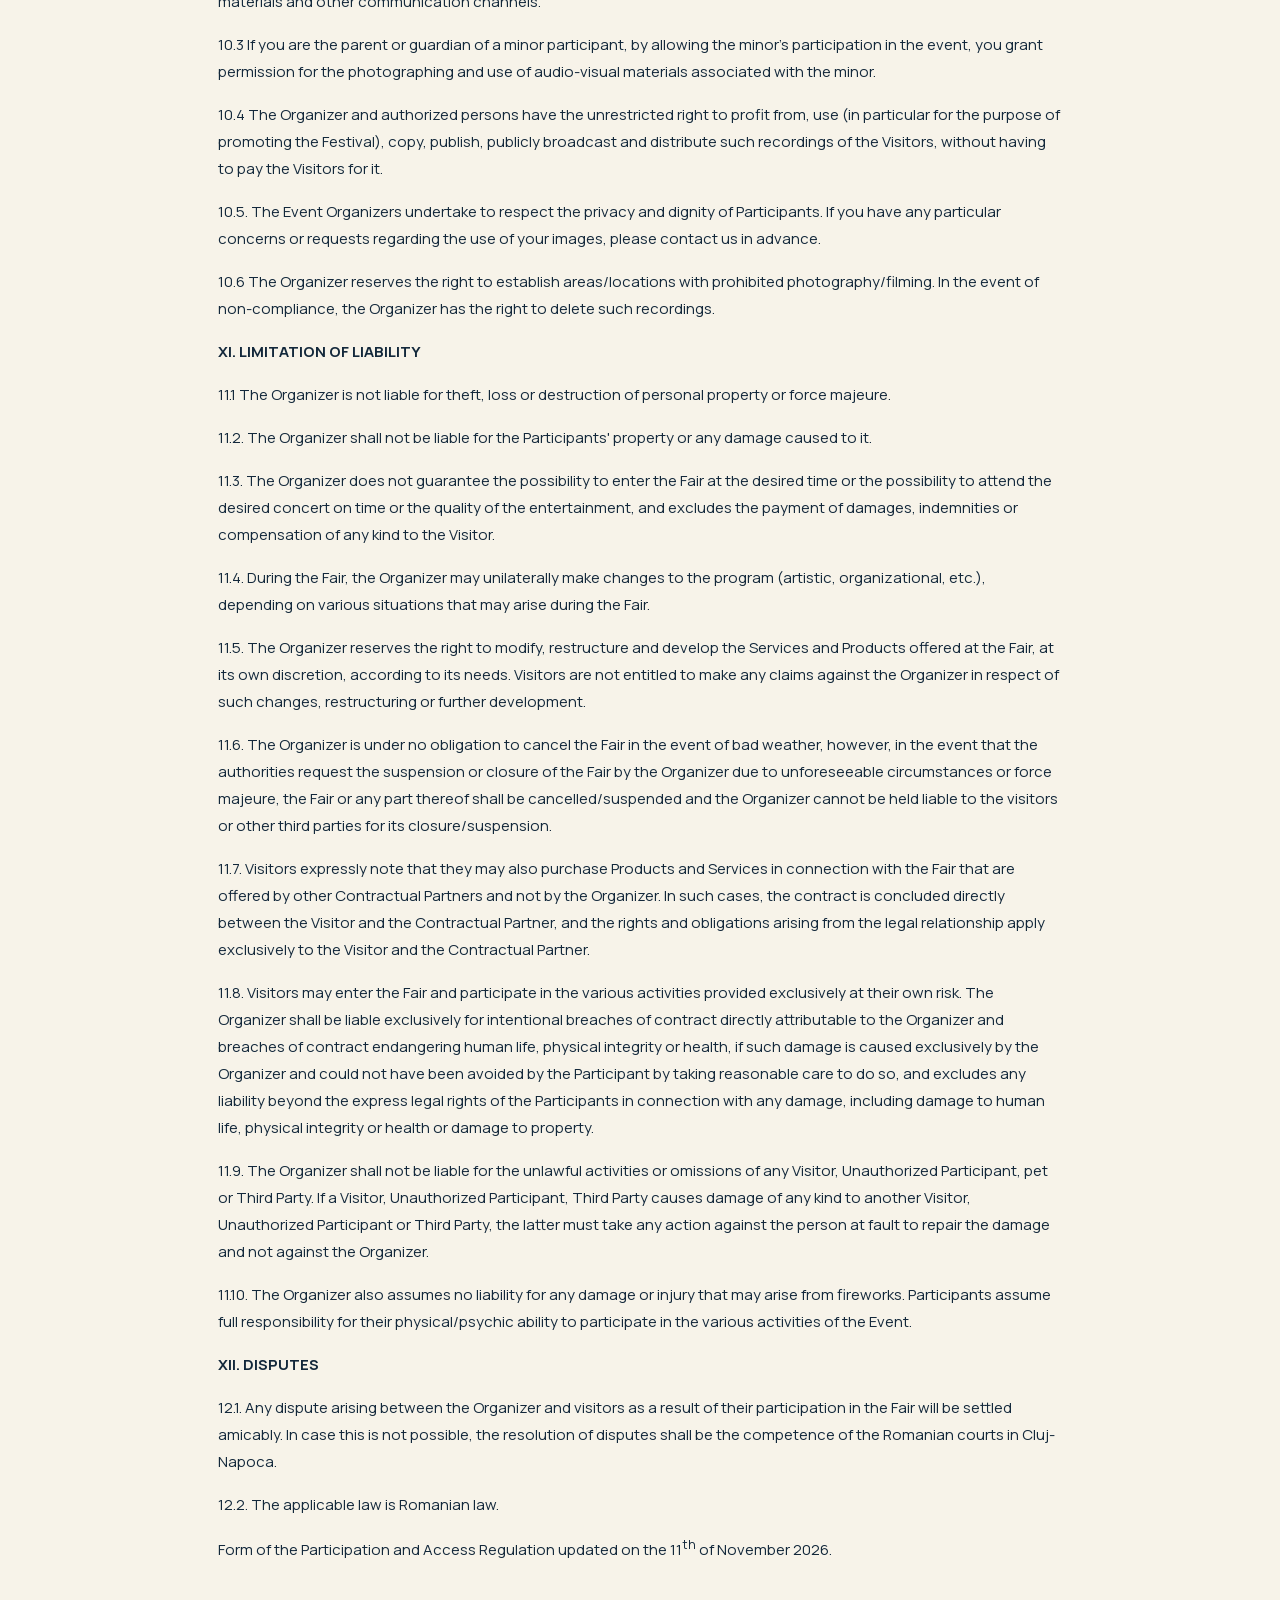
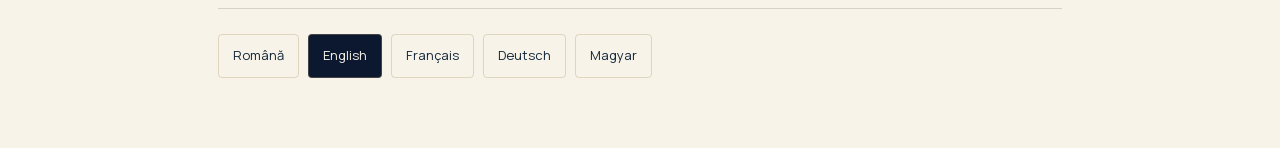
<file: regulamente/en.html>
<!doctype html>
<html lang="en"><head><meta charset="utf-8"><meta name="viewport" content="width=device-width, initial-scale=1">
<meta http-equiv="Content-Security-Policy" content="default-src 'self'; script-src 'self'; style-src 'self'; font-src 'self'; img-src 'self' data:; object-src 'none'; base-uri 'none'; form-action 'none'">
<meta name="referrer" content="strict-origin-when-cross-origin"><meta name="robots" content="noindex,nofollow">
<title>Participation and access regulations | Planeta Crăciun</title><link rel="icon" href="../assets/snowflake.webp" type="image/webp"><link rel="stylesheet" href="../fonts.css"><link rel="stylesheet" href="../regulations.css?v=2"></head>
<body class="rules-page"><header class="rules-header"><a href="../en.html#regulamente">← Back to the website</a><span>Planeta Crăciun · 2026</span></header>
<main class="rules-reader"><div class="rules-reader-heading"><p class="rules-eyebrow">English</p><h1>Participation and access regulations</h1><a class="rules-download" href="../assets/regulations/en.docx" download="Planeta-Craciun-Regulament-EN.docx">↓ Download the original (DOCX)</a></div>
<article class="rules-document" aria-label="Participation and access regulations"><p>Translated from Romanian</p>
<p><strong>PARTICIPATION AND ACCESS REGULATION FOR</strong></p>
<p><strong>"PLANETA CRĂCIUN" CHRISTMAS FAIR</strong></p>
<p><strong>Unirii Square in Cluj-Napoca</strong></p>
<ol type="I">
<li><p><strong>GENERAL PROVISIONS</strong></p>
<ol type="1">
<li><p>The purpose of the "Participation and Access Regulation", hereinafter referred to as the <em>Regulation</em>, is to define the terms and conditions of the Christmas Fair "PLANET CHRISTMAS", hereinafter referred to as the <em>Christmas Fair</em>, organized in the bounded area of the Unirii Square in Cluj-Napoca, hereinafter referred to as the Christmas Fair Development Area.</p></li>
<li><p>The event is organized by Fantesia Untold S.R.L., a Romanian legal entity with registered office in Cluj-Napoca, Str. Eremia Grigorescu, no.122A, Cluj County, entered at the Trade Register Office of the Cluj Court under no. J12/2972/2021, Tax Identification Code RO44485633.</p></li>
<li><p>Access to the event area is free, within the limit of the available capacity. The organizer reserves the right to stop access to the event area, for safety reasons, if the maximum capacity has been reached.</p></li>
<li><p>This Regulation is displayed and can be consulted at the entrance to the Christmas Fair and in the event area.</p></li>
<li><p>In accordance with changes to the national or local legislation on which this Regulation is based, they will be updated whenever necessary. Furthermore, the Organizer reserves the right to unilaterally amend the content of this Regulation, with the amendments coming into force after posting.</p></li>
<li><p>By entering the Christmas Fair venue, the participants or authorized persons agree that they have read in full and understood the content of the Regulation, and undertake to comply with its provisions.</p></li>
</ol></li>
</ol>
<blockquote>
<p><strong>II. APPLICABILITY</strong></p>
<p>2.1. This Regulation is addressed to:</p>
</blockquote>
<ol type="a">
<li><p>Christmas Fair Participants;</p></li>
<li><p>Authorized persons;</p></li>
</ol>
<p><strong>III. RUNNING PERIOD</strong></p>
<p>The Christmas Market period means the interval between the official opening of the Market (20.11.2026) and the closing of the Market (01.01.2027), during which participants and authorized persons have access to the Christmas Market schedule, in compliance with these Regulations.<br />
The Christmas Market schedule is as follows:</p>
<ul>
<li><p>Monday - Thursday: 10:00 - 22:00</p></li>
<li><p>Friday - Sunday: 10:00 - 22:00</p></li>
<li><p>December 24: 10:00 - 16:00</p></li>
<li><p>December 25: 14:00 - 22:00</p></li>
<li><p>December 31: 14:00 - 01:00</p></li>
</ul>
<p>Between 20.11.2026 and 31.12.2026, the schedule of Santa’s House is as follows:</p>
<ul>
<li><p>Monday - Thursday: 14:00 - 22:00</p></li>
<li><p>Friday - Sunday: 12:00 - 22:00</p></li>
</ul>
<p>During 20.11.2026 - 23.12.2026, workshops for children are organized between the following hours:</p>
<ul>
<li><p>Monday - Thursday: 18:00 - 20:00</p></li>
<li><p>Friday - Sunday: 16:00 - 19:00</p></li>
</ul>
<p>The detailed schedule is announced on site.</p>
<p><strong>IV. SAFETY AND SECURITY</strong></p>
<p>4.1. The Organizer reserves the right to subject the public to body checks prior to entering the event premises, and all bags, backpacks, handbags and packages will be checked in accordance with the law by legally authorized security personnel.</p>
<p>4.2. The organizer reserves the right not to allow access to the event to those who refuse security checks or to persons who are suspected of endangering other participants or the smooth running of the event.</p>
<p>4.3. The public is obliged to respect both these Regulations and other Regulations relating to the activities during the event.</p>
<p>4.4. It is strictly forbidden for participants to enter with:</p>
<ul>
<li><p>toxic, flammable or explosive materials, paralyzing sprays and pyrotechnic articles;</p></li>
<li><p>Lasers, banners, flags, vuvuzelas;</p></li>
<li><p>weapons, knives, chains or other blunt/cold steel, prohibited substances, drugs;</p></li>
<li><p>drones or other products and equipment that can be hoisted over participants. ;</p></li>
<li><p>Bicycles, scooters, longboards, skateboards, rollerblades, roller skates, segways, unicycles, hoverboards, etc.;</p></li>
<li><p>water, soft drinks, alcoholic beverages, glass or plastic containers, food, canned goods, etc.; flyers, samples and other promotional products for the purpose of distribution at the Christmas Fair;</p></li>
<li><p>fireworks, firecrackers, clacks and other pyrotechnics;</p></li>
</ul>
<p>4.5. In front of the stage, the noise produced can be much louder than the level the little ones can bear, therefore the organizer recommends the use of special headphones to protect children's hearing.</p>
<p>4.6. During the Festival, there will be various high-intensity light shows and pyrotechnics which may be harmful to children or people with epilepsy.</p>
<p>4.7. Participants who suffer from mental or physical illness and who may be affected in any way by loud noises, special visual effects, crowded areas, special sound effects or any other such effects, assume full responsibility for any injury they may suffer.</p>
<p>4.8. For situations requiring medical assistance, the event shall provide emergency interventions with dedicated medical teams on site.</p>
<p>4.9. Access by persons under the influence of alcohol/illegal substances is strictly forbidden.</p>
<p>4.10. The organizer reserves the right to evict from the Christmas Fair, in compliance with the legal provisions, participants who do not comply with the requests of the organizer or the security company regarding the smooth running of the Christmas Fair. If the situation so requires, they will be handed over to the competent authorities.</p>
<p>4.11. The participants are obliged to notify the organizer or the security agents of any irregularities they report during their participation in the Christmas Fair.</p>
<p>4.12. The entire area of the Christmas Fair is under the surveillance of video cameras by the company providing the security services. By their presence at the Christmas Fair, participants consent to being under video surveillance for the entire period of their stay at the venue.</p>
<p><strong>V. CONDUCT DURING THE EVENT</strong></p>
<p>5.1. It is forbidden to sell products and to distribute promotional materials or any other form of advertising both on the premises of the Christmas Fair and in the vicinity of the event without a written consent from the organizer.</p>
<p>5.2. The organizer supports the promotion of traditional customs and traditions, but for the safety of the participants, spontaneous artistic activities are forbidden without the written consent of the organizer.</p>
<p>5.3. The organizer has the right to stop spontaneous artistic and other spontaneous activities, individually/collectively carried out, which may endanger the safety of the initiators or other participants, even if they have been agreed beforehand.</p>
<p>5.4. Visitors have the obligation to refrain from any actions, statements or behavior that may endanger the life, health or physical integrity of others or that may violate their rights.</p>
<p>5.5. Participants are obliged to supervise their personal belongings throughout their participation in the Christmas Fair; the organizer is not responsible for their loss, destruction or theft.</p>
<p>5.6. Hot food products are sold at the Christmas Fair. The organizer recommends handling them properly in order to avoid possible injuries.</p>
<p>5.7. Participation in the Christmas Fair is at the person's own risk and persons must ensure that they are physically and mentally fit when exposed to the following situations/activities:</p>
<ul>
<li><p>Presence in possible crowded areas with loud noises, visual or audio special effects;</p></li>
<li><p>entertainment activities with risk of injury.</p></li>
</ul>
<p>*** Minors and their parents/guardian/caregiver are solely responsible for the risks to which they are exposed by participating in the Christmas Fair and their involvement in incidents resulting in physical/psychic health impairment or injury caused by them.</p>
<p>5.8 We recommend that adults accompany children under 14 years of age on the perimeter of the event, as they are directly responsible for the safety of minors.</p>
<p><strong>VI. SALE OF ALCOHOLIC BEVERAGES</strong></p>
<p>6.1. The sale of alcoholic beverages to persons under 18 years of age is prohibited by law. Also, the consumption of alcoholic beverages is prohibited to this category of persons, according to the law. We recommend moderate alcohol consumption. Merchants on the perimeter of the Christmas Fair can ask for an ID to verify the age of consumers.</p>
<p><strong>VII. ACCESS WITH PETS</strong></p>
<p>7.1. The organizer recommends that participants do not bring pets to the event, as a very large number of participants is expected and the noise produced may be much more than the level they can tolerate.</p>
<p>7.2. However, if the participant wishes to bring a pet, it must be kept on a leash and large pets must also be muzzled (pet owners are solely responsible for the actions of their animals). Dog owners are required to clean up after their pets.</p>
<p><strong>VIII. CLEANING</strong></p>
<p>8.1 In order to maintain cleanliness in the Christmas Fair area, please dispose of garbage and household debris in the bins located on site.</p>
<p><strong>XI. INTELLECTUAL PROPERTY RIGHTS</strong></p>
<p>9.1 Everything that is posted on various types of media in the Fair Area, such as, but not limited to, images, text, graphics, symbols, logos, databases, etc. is the property of the Organizer and/or its Contractual Partners. All this is subject to intellectual property law.</p>
<p>9.2. Visitors and Third Parties may not use, copy, distribute, publish or incorporate into other documents or materials such markings/information in any form for the purpose of obtaining revenue without the express prior written and express permission of the Organizer and/or its Contractual Partners.</p>
<p><strong>X. PHOTO/VIDEO</strong></p>
<p>10.1 During the Christmas Fair, the Organizer and accredited persons have the right to record/photograph the Christmas Fair. By being present at the Christmas Fair, members of the public give their consent to appear in the photographs and recordings taken and their subsequent use by the Organizer for advertising, promotional and documentation purposes of the event. Access to the Christmas Fair with cameras and camcorders is allowed.</p>
<p>10.2 By attending this event, you acknowledge that images or recordings that include you may be used publicly and may appear in media materials associated with the event, including, but not limited to, the event website, social media, print materials and other communication channels.</p>
<p>10.3 If you are the parent or guardian of a minor participant, by allowing the minor's participation in the event, you grant permission for the photographing and use of audio-visual materials associated with the minor.</p>
<p>10.4 The Organizer and authorized persons have the unrestricted right to profit from, use (in particular for the purpose of promoting the Festival), copy, publish, publicly broadcast and distribute such recordings of the Visitors, without having to pay the Visitors for it.</p>
<p>10.5. The Event Organizers undertake to respect the privacy and dignity of Participants. If you have any particular concerns or requests regarding the use of your images, please contact us in advance.</p>
<p>10.6 The Organizer reserves the right to establish areas/locations with prohibited photography/filming. In the event of non-compliance, the Organizer has the right to delete such recordings.</p>
<p><strong>XI. LIMITATION OF LIABILITY</strong></p>
<p>11.1 The Organizer is not liable for theft, loss or destruction of personal property or force majeure.</p>
<p>11.2. The Organizer shall not be liable for the Participants' property or any damage caused to it.</p>
<p>11.3. The Organizer does not guarantee the possibility to enter the Fair at the desired time or the possibility to attend the desired concert on time or the quality of the entertainment, and excludes the payment of damages, indemnities or compensation of any kind to the Visitor.</p>
<p>11.4. During the Fair, the Organizer may unilaterally make changes to the program (artistic, organizational, etc.), depending on various situations that may arise during the Fair.</p>
<p>11.5. The Organizer reserves the right to modify, restructure and develop the Services and Products offered at the Fair, at its own discretion, according to its needs. Visitors are not entitled to make any claims against the Organizer in respect of such changes, restructuring or further development.</p>
<p>11.6. The Organizer is under no obligation to cancel the Fair in the event of bad weather, however, in the event that the authorities request the suspension or closure of the Fair by the Organizer due to unforeseeable circumstances or force majeure, the Fair or any part thereof shall be cancelled/suspended and the Organizer cannot be held liable to the visitors or other third parties for its closure/suspension.</p>
<p>11.7. Visitors expressly note that they may also purchase Products and Services in connection with the Fair that are offered by other Contractual Partners and not by the Organizer. In such cases, the contract is concluded directly between the Visitor and the Contractual Partner, and the rights and obligations arising from the legal relationship apply exclusively to the Visitor and the Contractual Partner.</p>
<p>11.8. Visitors may enter the Fair and participate in the various activities provided exclusively at their own risk. The Organizer shall be liable exclusively for intentional breaches of contract directly attributable to the Organizer and breaches of contract endangering human life, physical integrity or health, if such damage is caused exclusively by the Organizer and could not have been avoided by the Participant by taking reasonable care to do so, and excludes any liability beyond the express legal rights of the Participants in connection with any damage, including damage to human life, physical integrity or health or damage to property.</p>
<p>11.9. The Organizer shall not be liable for the unlawful activities or omissions of any Visitor, Unauthorized Participant, pet or Third Party. If a Visitor, Unauthorized Participant, Third Party causes damage of any kind to another Visitor, Unauthorized Participant or Third Party, the latter must take any action against the person at fault to repair the damage and not against the Organizer.</p>
<p>11.10. The Organizer also assumes no liability for any damage or injury that may arise from fireworks. Participants assume full responsibility for their physical/psychic ability to participate in the various activities of the Event.</p>
<p><strong>XII. DISPUTES</strong></p>
<p>12.1. Any dispute arising between the Organizer and visitors as a result of their participation in the Fair will be settled amicably. In case this is not possible, the resolution of disputes shall be the competence of the Romanian courts in Cluj-Napoca.</p>
<p>12.2. The applicable law is Romanian law.</p>
<p>Form of the Participation and Access Regulation updated on the 11<sup>th</sup> of November 2026.</p>
</article>
<nav class="rules-other-languages" aria-label="Regulations in other languages"><a href="ro.html" lang="ro" hreflang="ro">Română</a><a href="en.html" lang="en" hreflang="en" aria-current="page">English</a><a href="fr.html" lang="fr" hreflang="fr">Français</a><a href="de.html" lang="de" hreflang="de">Deutsch</a><a href="hu.html" lang="hu" hreflang="hu">Magyar</a></nav></main></body></html>
</file>
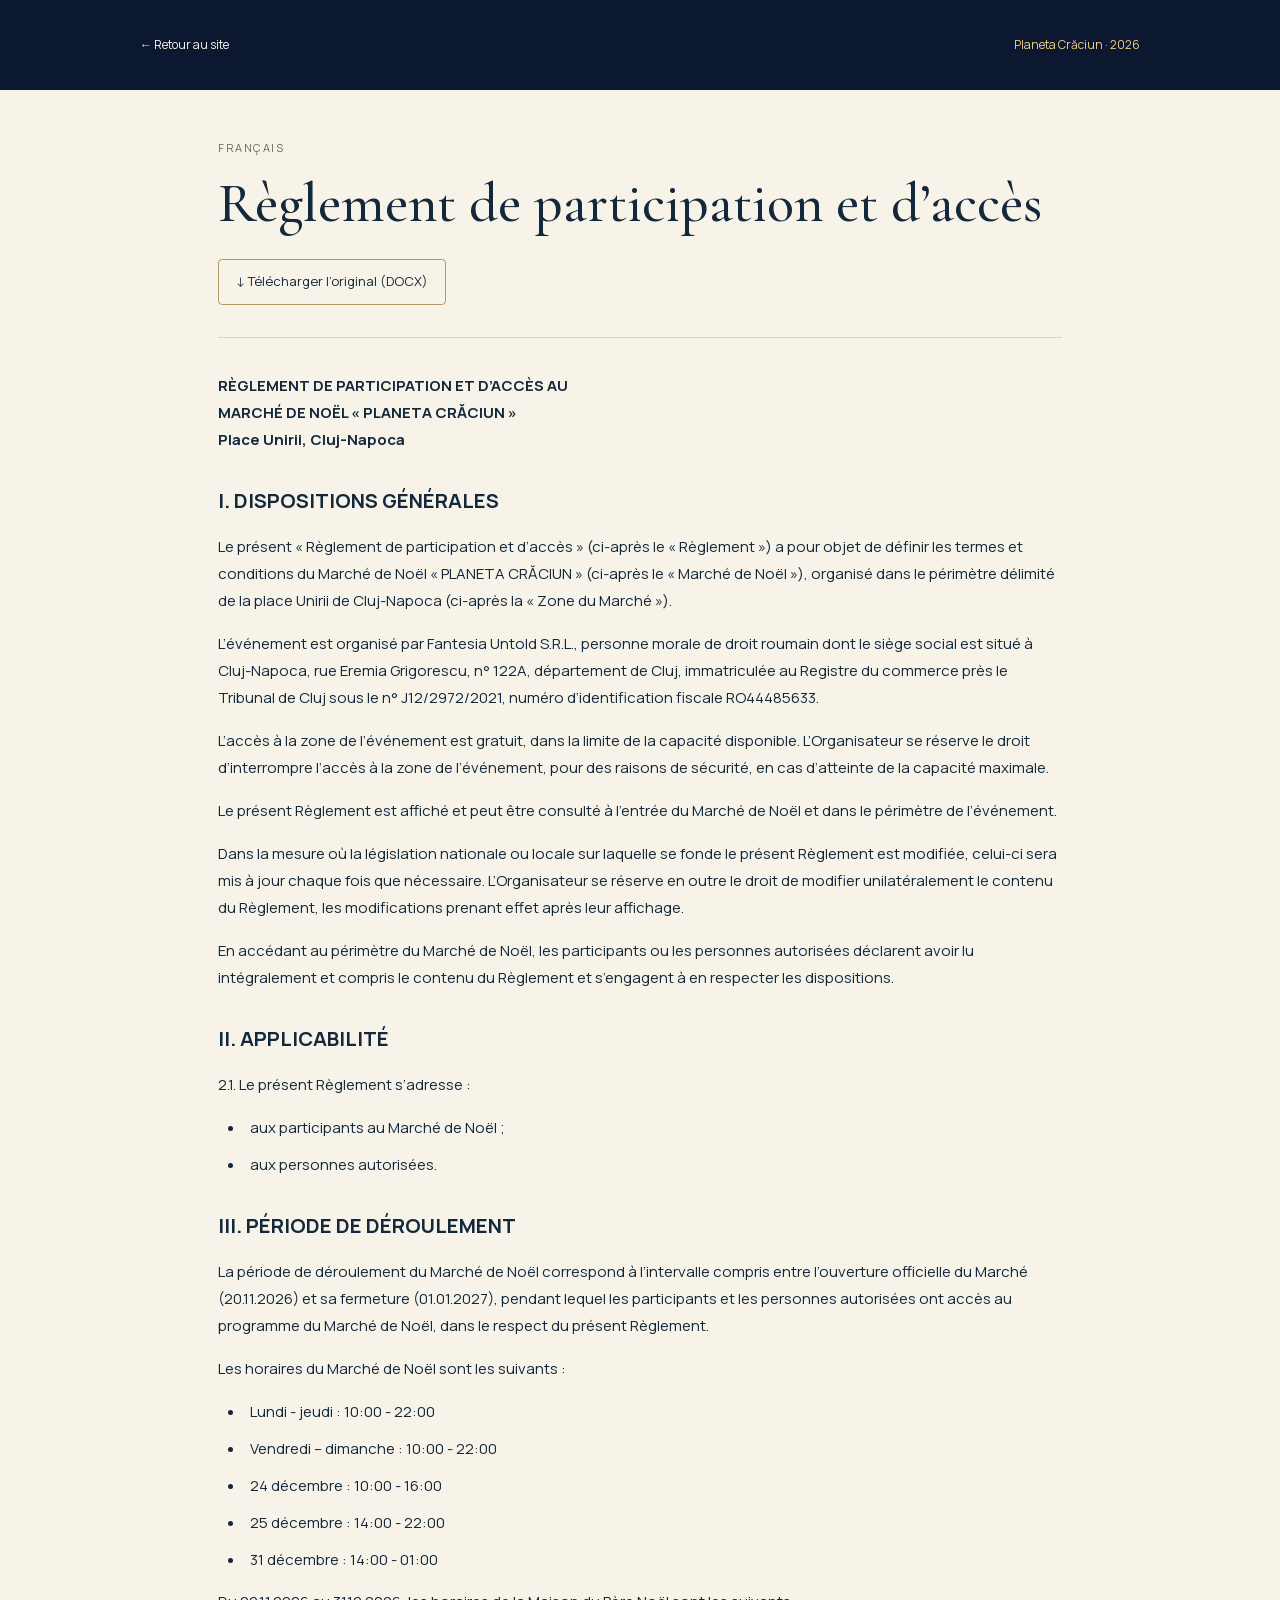
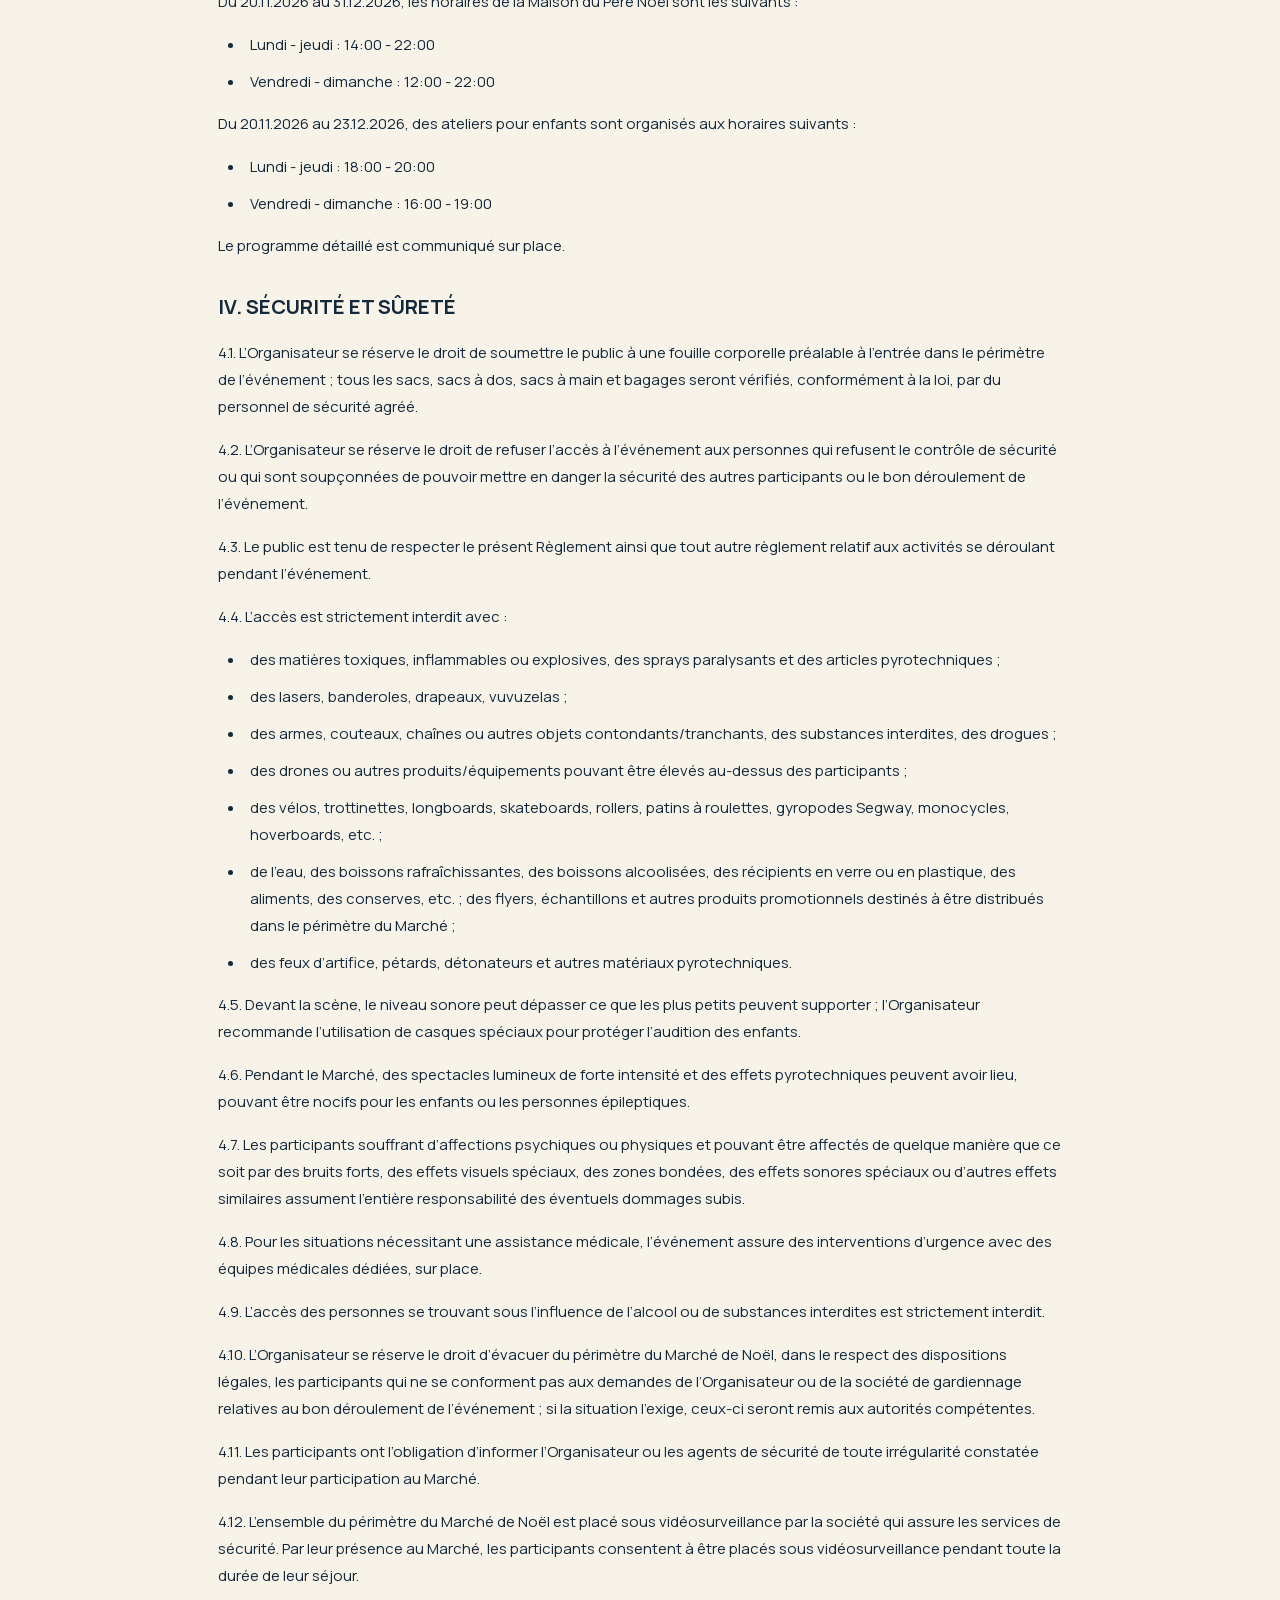
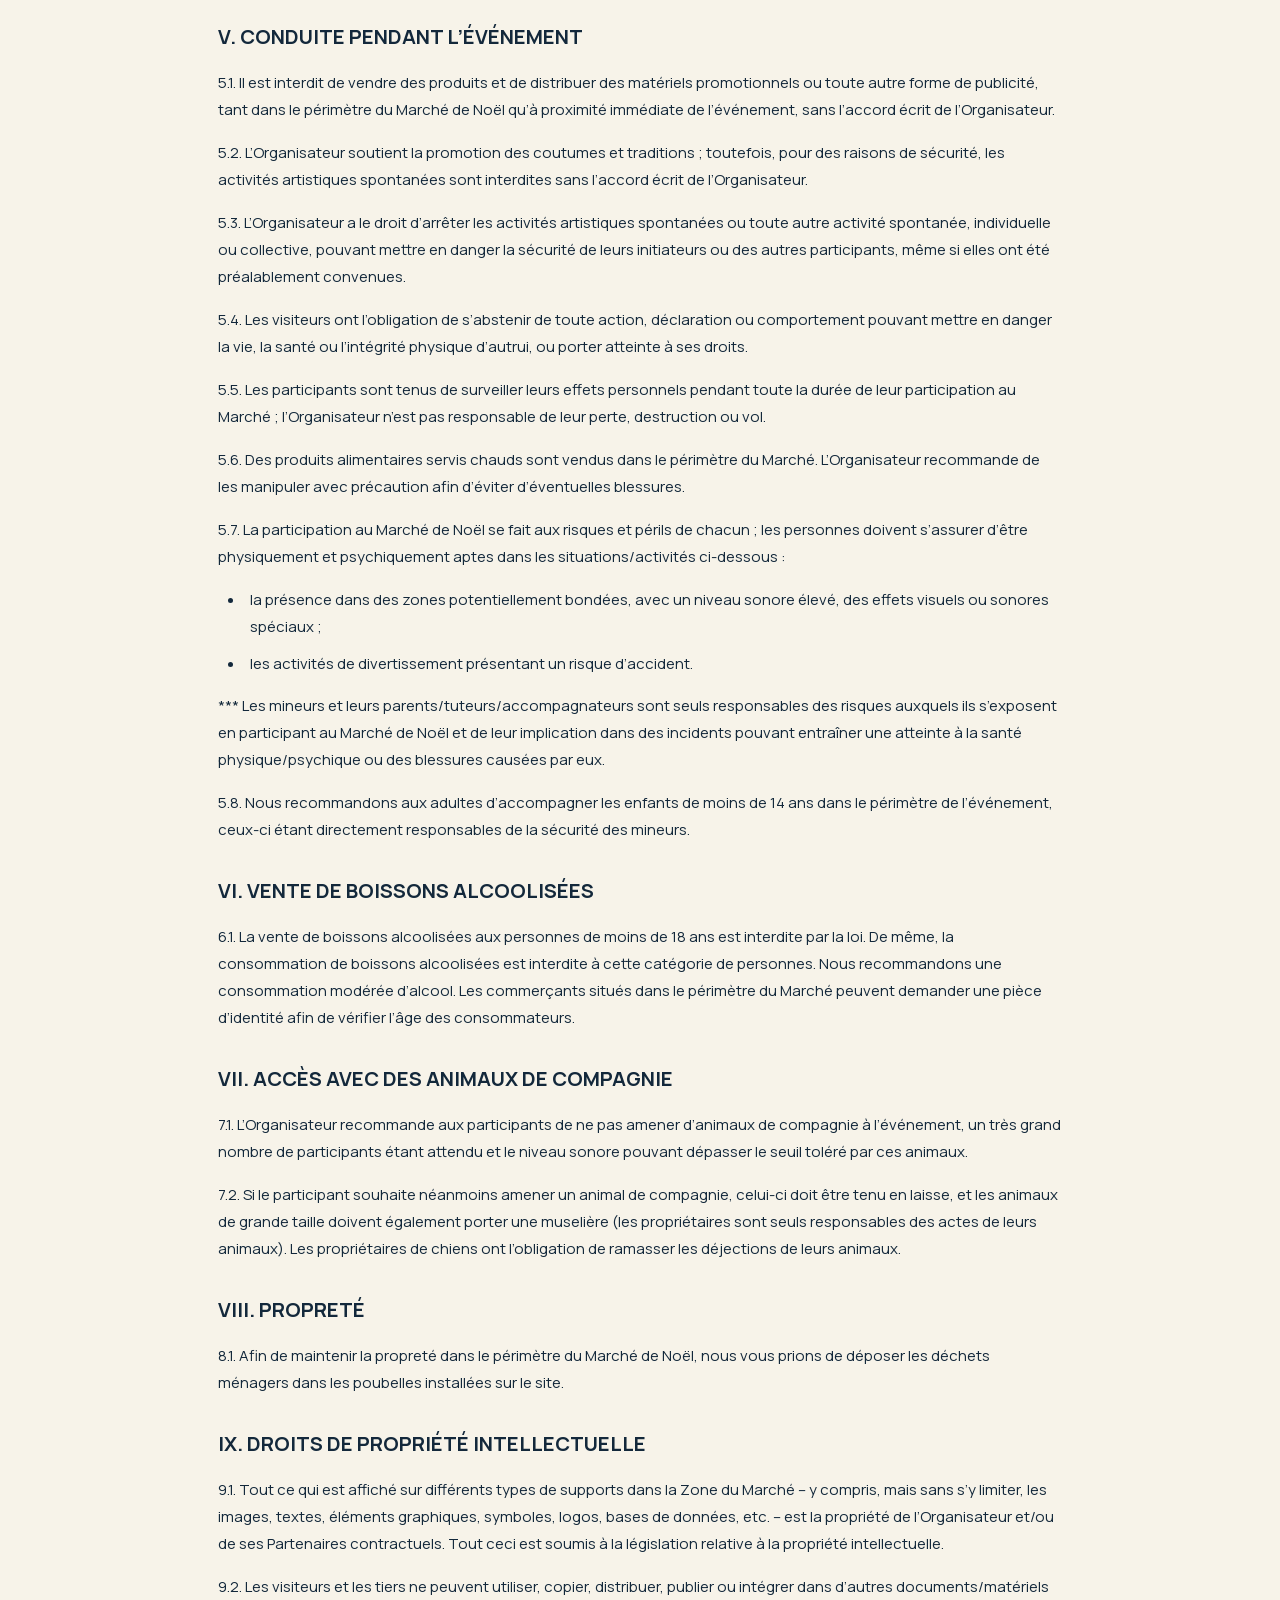
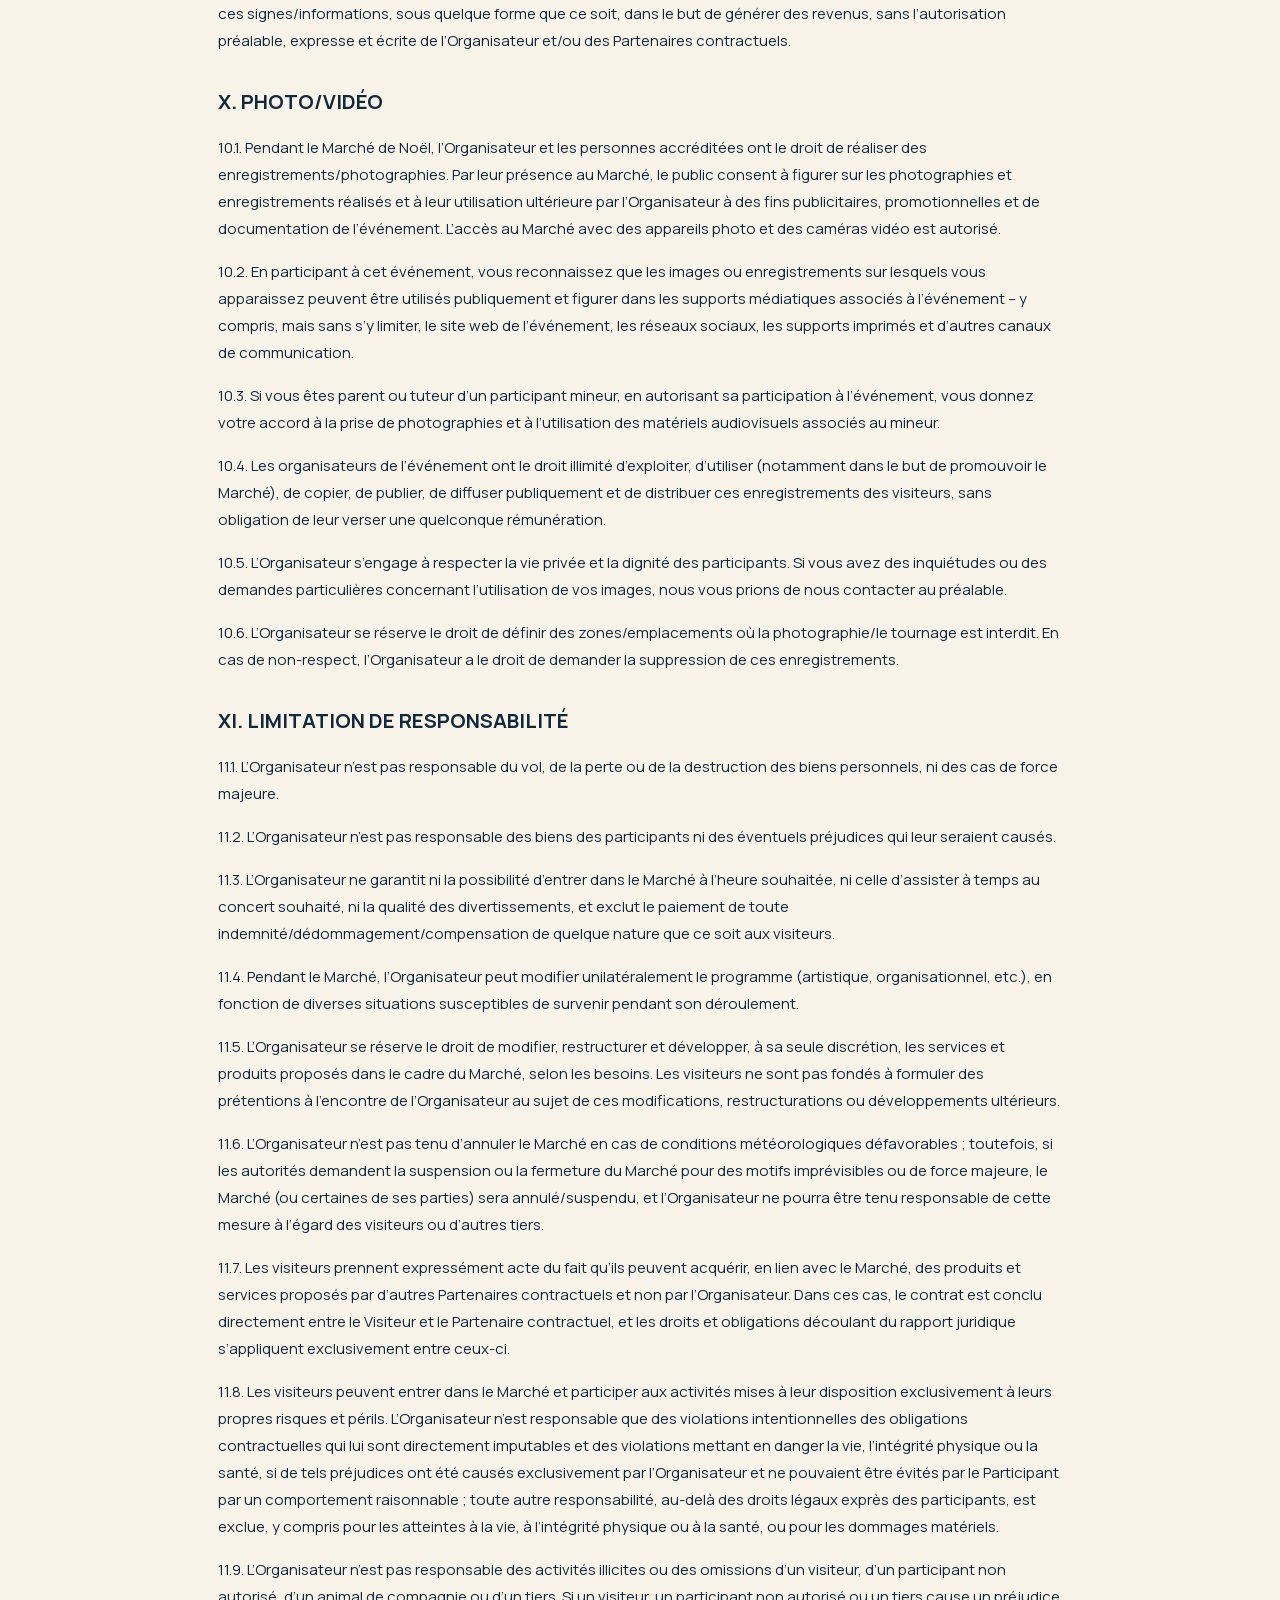
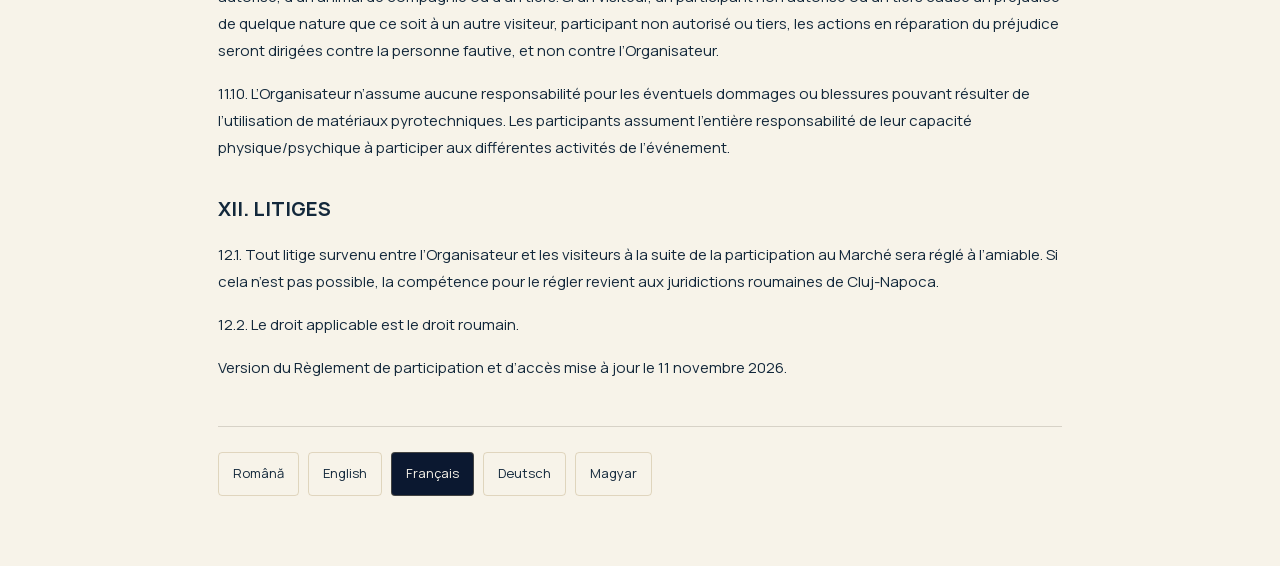
<file: regulamente/fr.html>
<!doctype html>
<html lang="fr"><head><meta charset="utf-8"><meta name="viewport" content="width=device-width, initial-scale=1">
<meta http-equiv="Content-Security-Policy" content="default-src 'self'; script-src 'self'; style-src 'self'; font-src 'self'; img-src 'self' data:; object-src 'none'; base-uri 'none'; form-action 'none'">
<meta name="referrer" content="strict-origin-when-cross-origin"><meta name="robots" content="noindex,nofollow">
<title>Règlement de participation et d’accès | Planeta Crăciun</title><link rel="icon" href="../assets/snowflake.webp" type="image/webp"><link rel="stylesheet" href="../fonts.css"><link rel="stylesheet" href="../regulations.css?v=2"></head>
<body class="rules-page"><header class="rules-header"><a href="../fr.html#regulamente">← Retour au site</a><span>Planeta Crăciun · 2026</span></header>
<main class="rules-reader"><div class="rules-reader-heading"><p class="rules-eyebrow">Français</p><h1>Règlement de participation et d’accès</h1><a class="rules-download" href="../assets/regulations/fr.docx" download="Planeta-Craciun-Regulament-FR.docx">↓ Télécharger l’original (DOCX)</a></div>
<article class="rules-document" aria-label="Règlement de participation et d’accès"><p><strong>RÈGLEMENT DE PARTICIPATION ET D’ACCÈS AU<br />
MARCHÉ DE NOËL « PLANETA CRĂCIUN »<br />
Place Unirii, Cluj-Napoca</strong></p>
<h2 id="i.-dispositions-générales">I. DISPOSITIONS GÉNÉRALES</h2>
<p>Le présent « Règlement de participation et d’accès » (ci-après le « Règlement ») a pour objet de définir les termes et conditions du Marché de Noël « PLANETA CRĂCIUN » (ci-après le « Marché de Noël »), organisé dans le périmètre délimité de la place Unirii de Cluj-Napoca (ci-après la « Zone du Marché »).</p>
<p>L’événement est organisé par Fantesia Untold S.R.L., personne morale de droit roumain dont le siège social est situé à Cluj-Napoca, rue Eremia Grigorescu, n° 122A, département de Cluj, immatriculée au Registre du commerce près le Tribunal de Cluj sous le n° J12/2972/2021, numéro d’identification fiscale RO44485633.</p>
<p>L’accès à la zone de l’événement est gratuit, dans la limite de la capacité disponible. L’Organisateur se réserve le droit d’interrompre l’accès à la zone de l’événement, pour des raisons de sécurité, en cas d’atteinte de la capacité maximale.</p>
<p>Le présent Règlement est affiché et peut être consulté à l’entrée du Marché de Noël et dans le périmètre de l’événement.</p>
<p>Dans la mesure où la législation nationale ou locale sur laquelle se fonde le présent Règlement est modifiée, celui-ci sera mis à jour chaque fois que nécessaire. L’Organisateur se réserve en outre le droit de modifier unilatéralement le contenu du Règlement, les modifications prenant effet après leur affichage.</p>
<p>En accédant au périmètre du Marché de Noël, les participants ou les personnes autorisées déclarent avoir lu intégralement et compris le contenu du Règlement et s’engagent à en respecter les dispositions.</p>
<h2 id="ii.-applicabilité">II. APPLICABILITÉ</h2>
<p>2.1. Le présent Règlement s’adresse :</p>
<ul>
<li><p>aux participants au Marché de Noël ;</p></li>
<li><p>aux personnes autorisées.</p></li>
</ul>
<h2 id="iii.-période-de-déroulement">III. PÉRIODE DE DÉROULEMENT</h2>
<p>La période de déroulement du Marché de Noël correspond à l’intervalle compris entre l’ouverture officielle du Marché (20.11.2026) et sa fermeture (01.01.2027), pendant lequel les participants et les personnes autorisées ont accès au programme du Marché de Noël, dans le respect du présent Règlement.</p>
<p>Les horaires du Marché de Noël sont les suivants :</p>
<ul>
<li><p>Lundi - jeudi : 10:00 - 22:00</p></li>
<li><p>Vendredi – dimanche : 10:00 - 22:00</p></li>
<li><p>24 décembre : 10:00 - 16:00</p></li>
<li><p>25 décembre : 14:00 - 22:00</p></li>
<li><p>31 décembre : 14:00 - 01:00</p></li>
</ul>
<p>Du 20.11.2026 au 31.12.2026, les horaires de la Maison du Père Noël sont les suivants :</p>
<ul>
<li><p>Lundi - jeudi : 14:00 - 22:00</p></li>
<li><p>Vendredi - dimanche : 12:00 - 22:00</p></li>
</ul>
<p>Du 20.11.2026 au 23.12.2026, des ateliers pour enfants sont organisés aux horaires suivants :</p>
<ul>
<li><p>Lundi - jeudi : 18:00 - 20:00</p></li>
<li><p>Vendredi - dimanche : 16:00 - 19:00</p></li>
</ul>
<p>Le programme détaillé est communiqué sur place.</p>
<h2 id="iv.-sécurité-et-sûreté">IV. SÉCURITÉ ET SÛRETÉ</h2>
<p>4.1. L’Organisateur se réserve le droit de soumettre le public à une fouille corporelle préalable à l’entrée dans le périmètre de l’événement ; tous les sacs, sacs à dos, sacs à main et bagages seront vérifiés, conformément à la loi, par du personnel de sécurité agréé.</p>
<p>4.2. L’Organisateur se réserve le droit de refuser l’accès à l’événement aux personnes qui refusent le contrôle de sécurité ou qui sont soupçonnées de pouvoir mettre en danger la sécurité des autres participants ou le bon déroulement de l’événement.</p>
<p>4.3. Le public est tenu de respecter le présent Règlement ainsi que tout autre règlement relatif aux activités se déroulant pendant l’événement.</p>
<p>4.4. L’accès est strictement interdit avec :</p>
<ul>
<li><p>des matières toxiques, inflammables ou explosives, des sprays paralysants et des articles pyrotechniques ;</p></li>
<li><p>des lasers, banderoles, drapeaux, vuvuzelas ;</p></li>
<li><p>des armes, couteaux, chaînes ou autres objets contondants/tranchants, des substances interdites, des drogues ;</p></li>
<li><p>des drones ou autres produits/équipements pouvant être élevés au-dessus des participants ;</p></li>
<li><p>des vélos, trottinettes, longboards, skateboards, rollers, patins à roulettes, gyropodes Segway, monocycles, hoverboards, etc. ;</p></li>
<li><p>de l’eau, des boissons rafraîchissantes, des boissons alcoolisées, des récipients en verre ou en plastique, des aliments, des conserves, etc. ; des flyers, échantillons et autres produits promotionnels destinés à être distribués dans le périmètre du Marché ;</p></li>
<li><p>des feux d’artifice, pétards, détonateurs et autres matériaux pyrotechniques.</p></li>
</ul>
<p>4.5. Devant la scène, le niveau sonore peut dépasser ce que les plus petits peuvent supporter ; l’Organisateur recommande l’utilisation de casques spéciaux pour protéger l’audition des enfants.</p>
<p>4.6. Pendant le Marché, des spectacles lumineux de forte intensité et des effets pyrotechniques peuvent avoir lieu, pouvant être nocifs pour les enfants ou les personnes épileptiques.</p>
<p>4.7. Les participants souffrant d’affections psychiques ou physiques et pouvant être affectés de quelque manière que ce soit par des bruits forts, des effets visuels spéciaux, des zones bondées, des effets sonores spéciaux ou d’autres effets similaires assument l’entière responsabilité des éventuels dommages subis.</p>
<p>4.8. Pour les situations nécessitant une assistance médicale, l’événement assure des interventions d’urgence avec des équipes médicales dédiées, sur place.</p>
<p>4.9. L’accès des personnes se trouvant sous l’influence de l’alcool ou de substances interdites est strictement interdit.</p>
<p>4.10. L’Organisateur se réserve le droit d’évacuer du périmètre du Marché de Noël, dans le respect des dispositions légales, les participants qui ne se conforment pas aux demandes de l’Organisateur ou de la société de gardiennage relatives au bon déroulement de l’événement ; si la situation l’exige, ceux-ci seront remis aux autorités compétentes.</p>
<p>4.11. Les participants ont l’obligation d’informer l’Organisateur ou les agents de sécurité de toute irrégularité constatée pendant leur participation au Marché.</p>
<p>4.12. L’ensemble du périmètre du Marché de Noël est placé sous vidéosurveillance par la société qui assure les services de sécurité. Par leur présence au Marché, les participants consentent à être placés sous vidéosurveillance pendant toute la durée de leur séjour.</p>
<h2 id="v.-conduite-pendant-lévénement">V. CONDUITE PENDANT L’ÉVÉNEMENT</h2>
<p>5.1. Il est interdit de vendre des produits et de distribuer des matériels promotionnels ou toute autre forme de publicité, tant dans le périmètre du Marché de Noël qu’à proximité immédiate de l’événement, sans l’accord écrit de l’Organisateur.</p>
<p>5.2. L’Organisateur soutient la promotion des coutumes et traditions ; toutefois, pour des raisons de sécurité, les activités artistiques spontanées sont interdites sans l’accord écrit de l’Organisateur.</p>
<p>5.3. L’Organisateur a le droit d’arrêter les activités artistiques spontanées ou toute autre activité spontanée, individuelle ou collective, pouvant mettre en danger la sécurité de leurs initiateurs ou des autres participants, même si elles ont été préalablement convenues.</p>
<p>5.4. Les visiteurs ont l’obligation de s’abstenir de toute action, déclaration ou comportement pouvant mettre en danger la vie, la santé ou l’intégrité physique d’autrui, ou porter atteinte à ses droits.</p>
<p>5.5. Les participants sont tenus de surveiller leurs effets personnels pendant toute la durée de leur participation au Marché ; l’Organisateur n’est pas responsable de leur perte, destruction ou vol.</p>
<p>5.6. Des produits alimentaires servis chauds sont vendus dans le périmètre du Marché. L’Organisateur recommande de les manipuler avec précaution afin d’éviter d’éventuelles blessures.</p>
<p>5.7. La participation au Marché de Noël se fait aux risques et périls de chacun ; les personnes doivent s’assurer d’être physiquement et psychiquement aptes dans les situations/activités ci-dessous :</p>
<ul>
<li><p>la présence dans des zones potentiellement bondées, avec un niveau sonore élevé, des effets visuels ou sonores spéciaux ;</p></li>
<li><p>les activités de divertissement présentant un risque d’accident.</p></li>
</ul>
<p>*** Les mineurs et leurs parents/tuteurs/accompagnateurs sont seuls responsables des risques auxquels ils s’exposent en participant au Marché de Noël et de leur implication dans des incidents pouvant entraîner une atteinte à la santé physique/psychique ou des blessures causées par eux.</p>
<p>5.8. Nous recommandons aux adultes d’accompagner les enfants de moins de 14 ans dans le périmètre de l’événement, ceux-ci étant directement responsables de la sécurité des mineurs.</p>
<h2 id="vi.-vente-de-boissons-alcoolisées">VI. VENTE DE BOISSONS ALCOOLISÉES</h2>
<p>6.1. La vente de boissons alcoolisées aux personnes de moins de 18 ans est interdite par la loi. De même, la consommation de boissons alcoolisées est interdite à cette catégorie de personnes. Nous recommandons une consommation modérée d’alcool. Les commerçants situés dans le périmètre du Marché peuvent demander une pièce d’identité afin de vérifier l’âge des consommateurs.</p>
<h2 id="vii.-accès-avec-des-animaux-de-compagnie">VII. ACCÈS AVEC DES ANIMAUX DE COMPAGNIE</h2>
<p>7.1. L’Organisateur recommande aux participants de ne pas amener d’animaux de compagnie à l’événement, un très grand nombre de participants étant attendu et le niveau sonore pouvant dépasser le seuil toléré par ces animaux.</p>
<p>7.2. Si le participant souhaite néanmoins amener un animal de compagnie, celui-ci doit être tenu en laisse, et les animaux de grande taille doivent également porter une muselière (les propriétaires sont seuls responsables des actes de leurs animaux). Les propriétaires de chiens ont l’obligation de ramasser les déjections de leurs animaux.</p>
<h2 id="viii.-propreté">VIII. PROPRETÉ</h2>
<p>8.1. Afin de maintenir la propreté dans le périmètre du Marché de Noël, nous vous prions de déposer les déchets ménagers dans les poubelles installées sur le site.</p>
<h2 id="ix.-droits-de-propriété-intellectuelle">IX. DROITS DE PROPRIÉTÉ INTELLECTUELLE</h2>
<p>9.1. Tout ce qui est affiché sur différents types de supports dans la Zone du Marché – y compris, mais sans s’y limiter, les images, textes, éléments graphiques, symboles, logos, bases de données, etc. – est la propriété de l’Organisateur et/ou de ses Partenaires contractuels. Tout ceci est soumis à la législation relative à la propriété intellectuelle.</p>
<p>9.2. Les visiteurs et les tiers ne peuvent utiliser, copier, distribuer, publier ou intégrer dans d’autres documents/matériels ces signes/informations, sous quelque forme que ce soit, dans le but de générer des revenus, sans l’autorisation préalable, expresse et écrite de l’Organisateur et/ou des Partenaires contractuels.</p>
<h2 id="x.-photovidéo">X. PHOTO/VIDÉO</h2>
<p>10.1. Pendant le Marché de Noël, l’Organisateur et les personnes accréditées ont le droit de réaliser des enregistrements/photographies. Par leur présence au Marché, le public consent à figurer sur les photographies et enregistrements réalisés et à leur utilisation ultérieure par l’Organisateur à des fins publicitaires, promotionnelles et de documentation de l’événement. L’accès au Marché avec des appareils photo et des caméras vidéo est autorisé.</p>
<p>10.2. En participant à cet événement, vous reconnaissez que les images ou enregistrements sur lesquels vous apparaissez peuvent être utilisés publiquement et figurer dans les supports médiatiques associés à l’événement – y compris, mais sans s’y limiter, le site web de l’événement, les réseaux sociaux, les supports imprimés et d’autres canaux de communication.</p>
<p>10.3. Si vous êtes parent ou tuteur d’un participant mineur, en autorisant sa participation à l’événement, vous donnez votre accord à la prise de photographies et à l’utilisation des matériels audiovisuels associés au mineur.</p>
<p>10.4. Les organisateurs de l’événement ont le droit illimité d’exploiter, d’utiliser (notamment dans le but de promouvoir le Marché), de copier, de publier, de diffuser publiquement et de distribuer ces enregistrements des visiteurs, sans obligation de leur verser une quelconque rémunération.</p>
<p>10.5. L’Organisateur s’engage à respecter la vie privée et la dignité des participants. Si vous avez des inquiétudes ou des demandes particulières concernant l’utilisation de vos images, nous vous prions de nous contacter au préalable.</p>
<p>10.6. L’Organisateur se réserve le droit de définir des zones/emplacements où la photographie/le tournage est interdit. En cas de non-respect, l’Organisateur a le droit de demander la suppression de ces enregistrements.</p>
<h2 id="xi.-limitation-de-responsabilité">XI. LIMITATION DE RESPONSABILITÉ</h2>
<p>11.1. L’Organisateur n’est pas responsable du vol, de la perte ou de la destruction des biens personnels, ni des cas de force majeure.</p>
<p>11.2. L’Organisateur n’est pas responsable des biens des participants ni des éventuels préjudices qui leur seraient causés.</p>
<p>11.3. L’Organisateur ne garantit ni la possibilité d’entrer dans le Marché à l’heure souhaitée, ni celle d’assister à temps au concert souhaité, ni la qualité des divertissements, et exclut le paiement de toute indemnité/dédommagement/compensation de quelque nature que ce soit aux visiteurs.</p>
<p>11.4. Pendant le Marché, l’Organisateur peut modifier unilatéralement le programme (artistique, organisationnel, etc.), en fonction de diverses situations susceptibles de survenir pendant son déroulement.</p>
<p>11.5. L’Organisateur se réserve le droit de modifier, restructurer et développer, à sa seule discrétion, les services et produits proposés dans le cadre du Marché, selon les besoins. Les visiteurs ne sont pas fondés à formuler des prétentions à l’encontre de l’Organisateur au sujet de ces modifications, restructurations ou développements ultérieurs.</p>
<p>11.6. L’Organisateur n’est pas tenu d’annuler le Marché en cas de conditions météorologiques défavorables ; toutefois, si les autorités demandent la suspension ou la fermeture du Marché pour des motifs imprévisibles ou de force majeure, le Marché (ou certaines de ses parties) sera annulé/suspendu, et l’Organisateur ne pourra être tenu responsable de cette mesure à l’égard des visiteurs ou d’autres tiers.</p>
<p>11.7. Les visiteurs prennent expressément acte du fait qu’ils peuvent acquérir, en lien avec le Marché, des produits et services proposés par d’autres Partenaires contractuels et non par l’Organisateur. Dans ces cas, le contrat est conclu directement entre le Visiteur et le Partenaire contractuel, et les droits et obligations découlant du rapport juridique s’appliquent exclusivement entre ceux-ci.</p>
<p>11.8. Les visiteurs peuvent entrer dans le Marché et participer aux activités mises à leur disposition exclusivement à leurs propres risques et périls. L’Organisateur n’est responsable que des violations intentionnelles des obligations contractuelles qui lui sont directement imputables et des violations mettant en danger la vie, l’intégrité physique ou la santé, si de tels préjudices ont été causés exclusivement par l’Organisateur et ne pouvaient être évités par le Participant par un comportement raisonnable ; toute autre responsabilité, au-delà des droits légaux exprès des participants, est exclue, y compris pour les atteintes à la vie, à l’intégrité physique ou à la santé, ou pour les dommages matériels.</p>
<p>11.9. L’Organisateur n’est pas responsable des activités illicites ou des omissions d’un visiteur, d’un participant non autorisé, d’un animal de compagnie ou d’un tiers. Si un visiteur, un participant non autorisé ou un tiers cause un préjudice de quelque nature que ce soit à un autre visiteur, participant non autorisé ou tiers, les actions en réparation du préjudice seront dirigées contre la personne fautive, et non contre l’Organisateur.</p>
<p>11.10. L’Organisateur n’assume aucune responsabilité pour les éventuels dommages ou blessures pouvant résulter de l’utilisation de matériaux pyrotechniques. Les participants assument l’entière responsabilité de leur capacité physique/psychique à participer aux différentes activités de l’événement.</p>
<h2 id="xii.-litiges">XII. LITIGES</h2>
<p>12.1. Tout litige survenu entre l’Organisateur et les visiteurs à la suite de la participation au Marché sera réglé à l’amiable. Si cela n’est pas possible, la compétence pour le régler revient aux juridictions roumaines de Cluj-Napoca.</p>
<p>12.2. Le droit applicable est le droit roumain.</p>
<p>Version du Règlement de participation et d’accès mise à jour le 11 novembre 2026.</p>
</article>
<nav class="rules-other-languages" aria-label="Règlements dans d’autres langues"><a href="ro.html" lang="ro" hreflang="ro">Română</a><a href="en.html" lang="en" hreflang="en">English</a><a href="fr.html" lang="fr" hreflang="fr" aria-current="page">Français</a><a href="de.html" lang="de" hreflang="de">Deutsch</a><a href="hu.html" lang="hu" hreflang="hu">Magyar</a></nav></main></body></html>
</file>
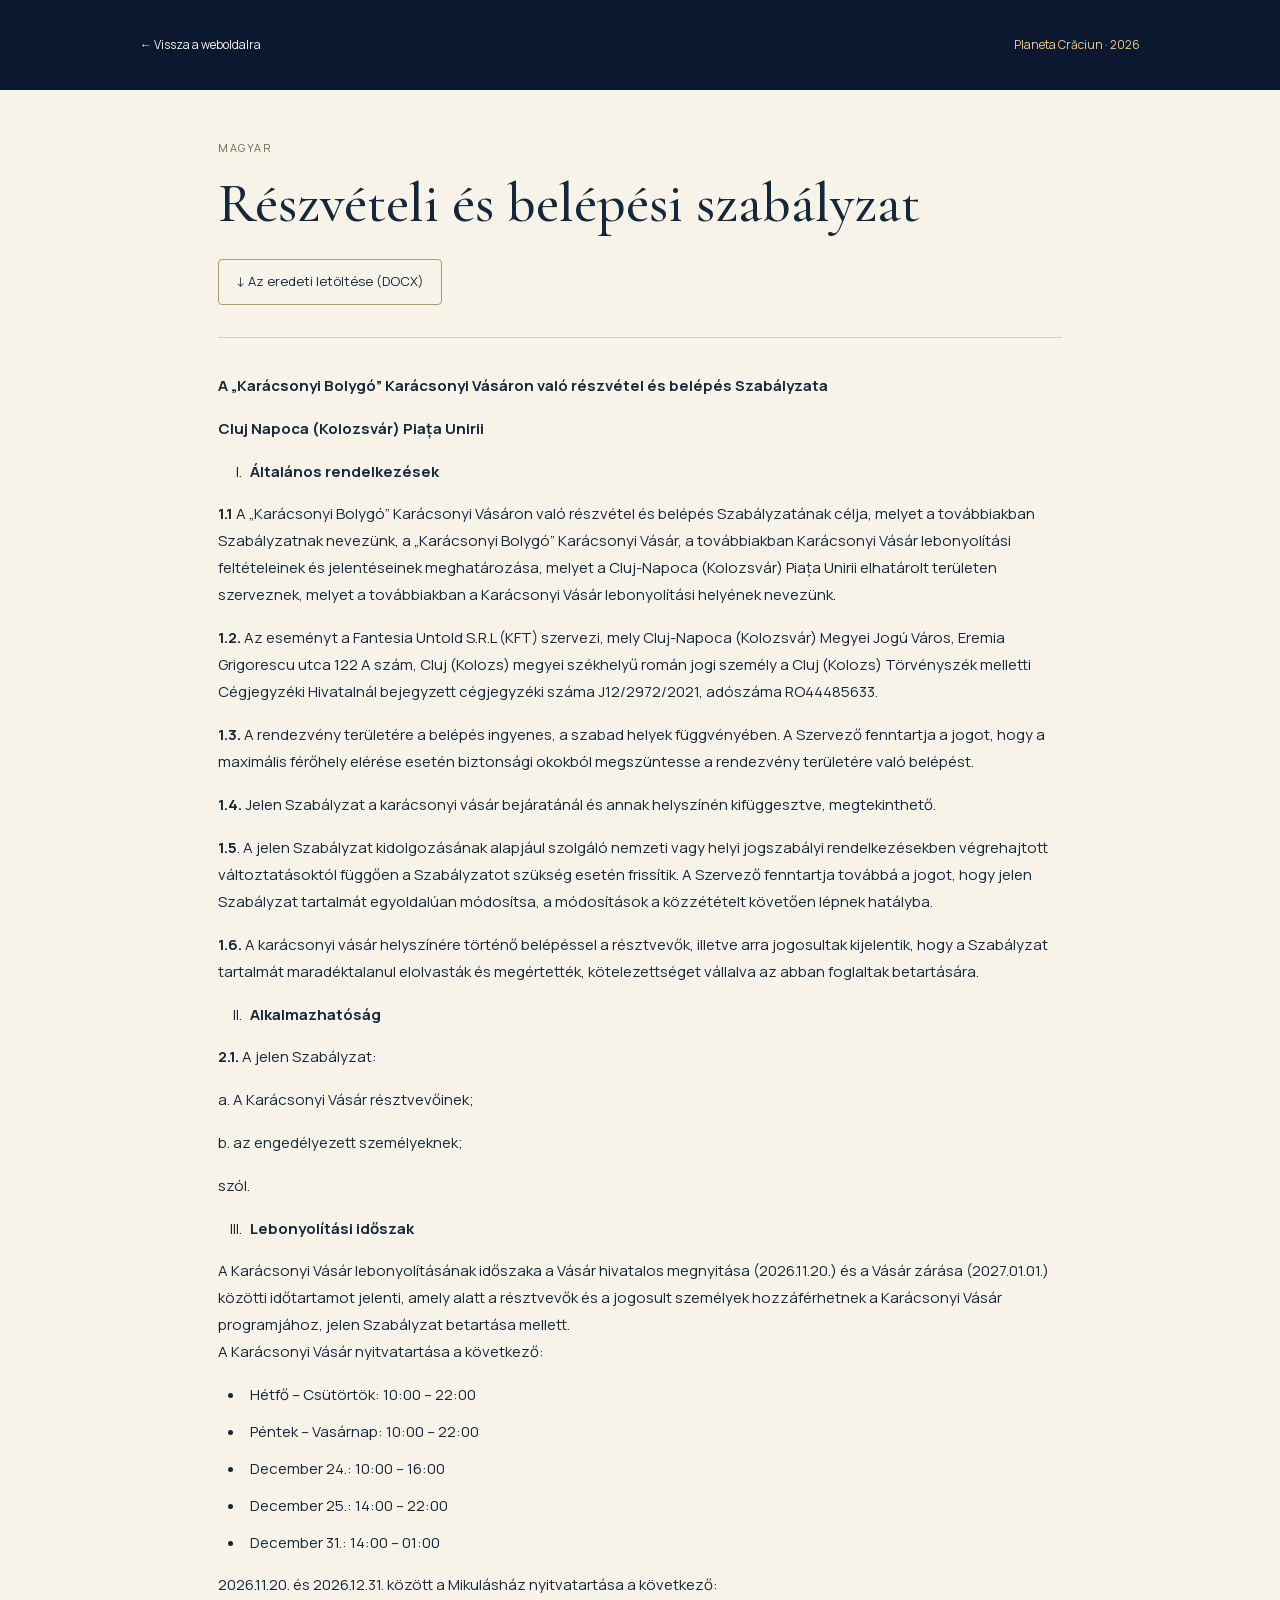
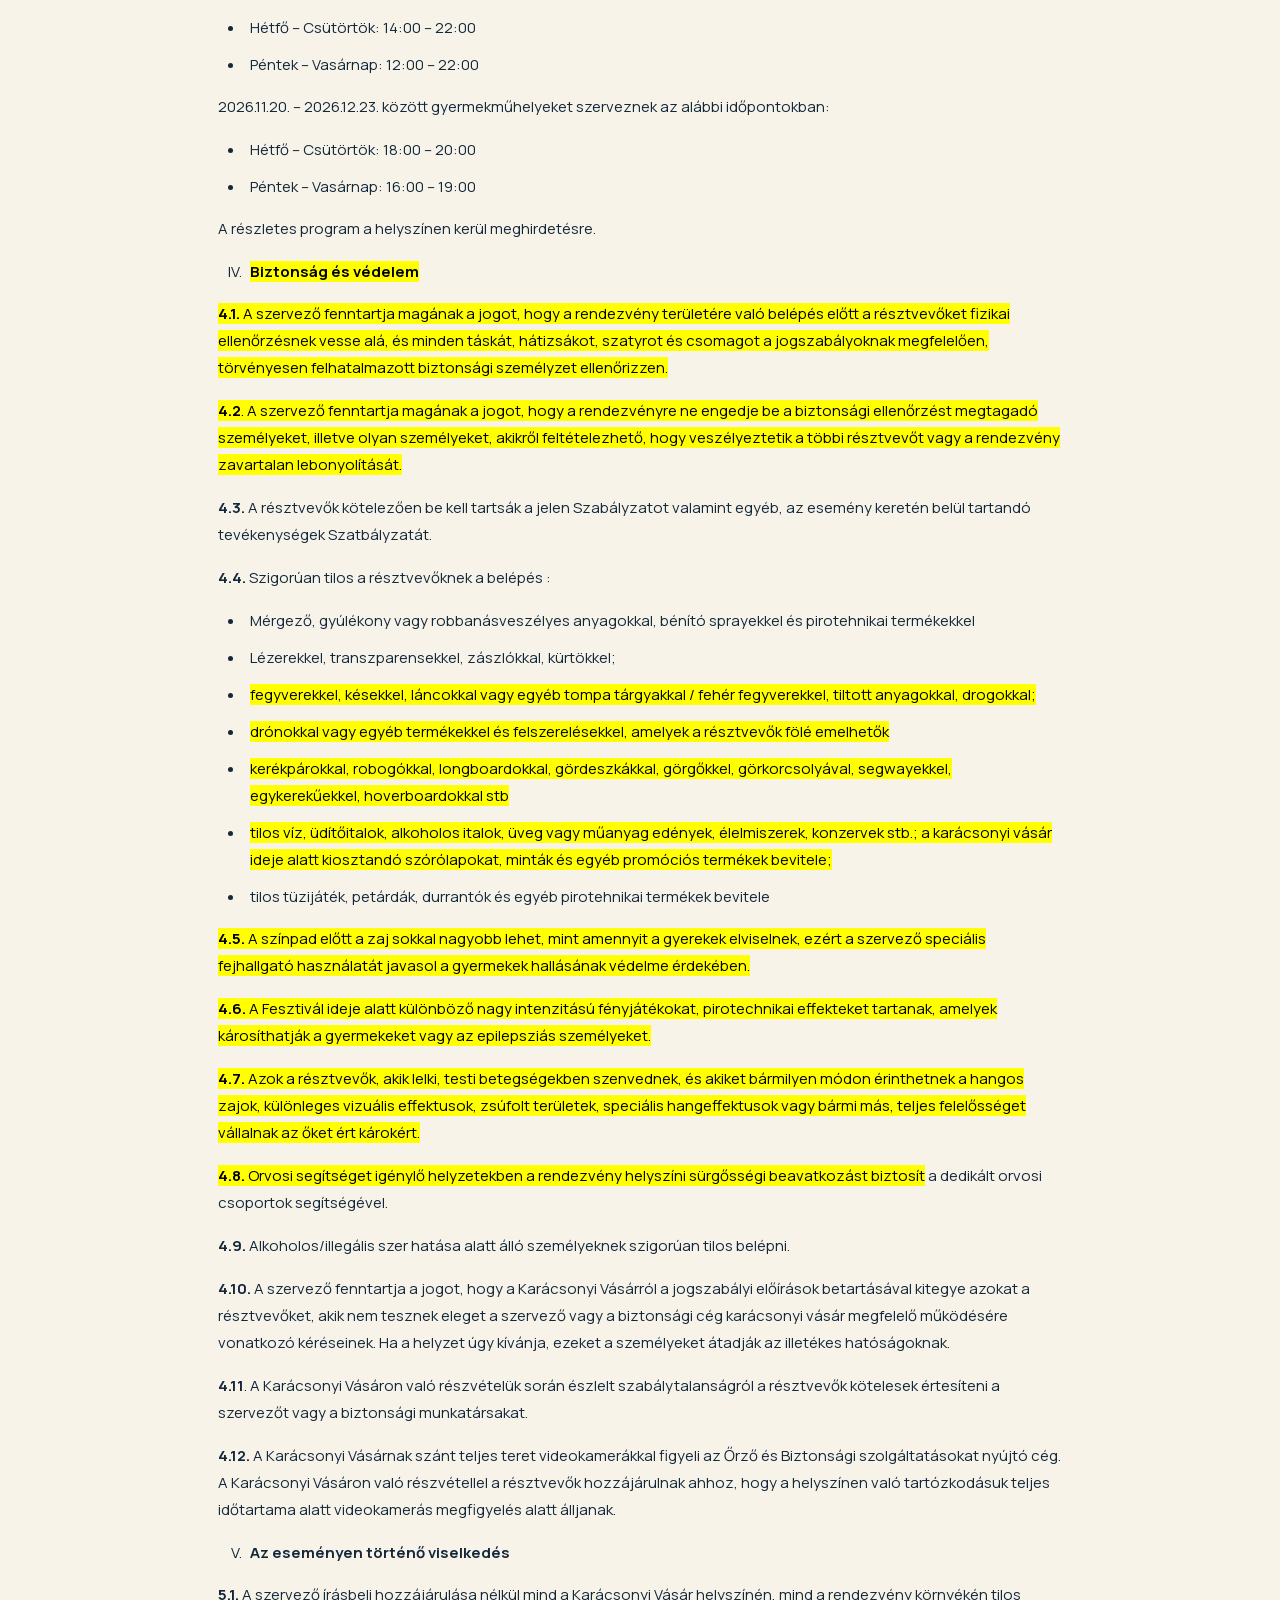
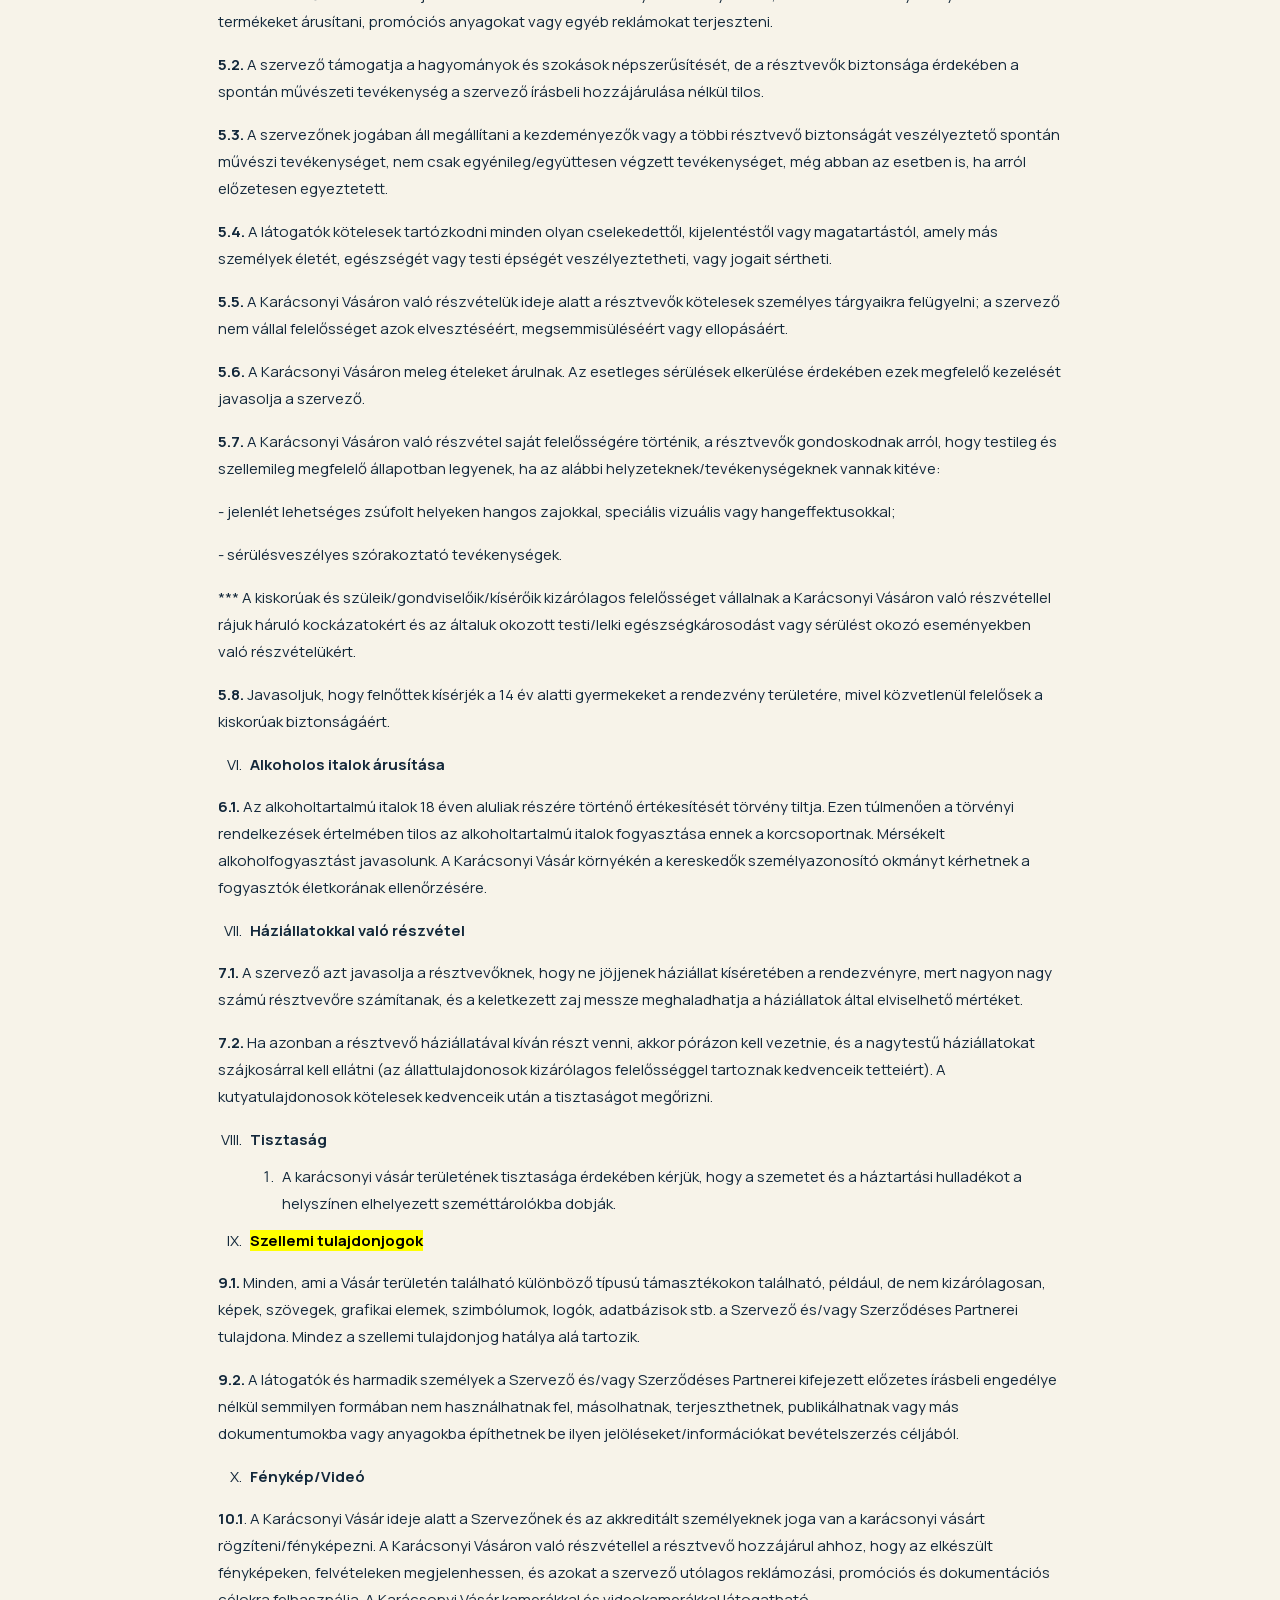
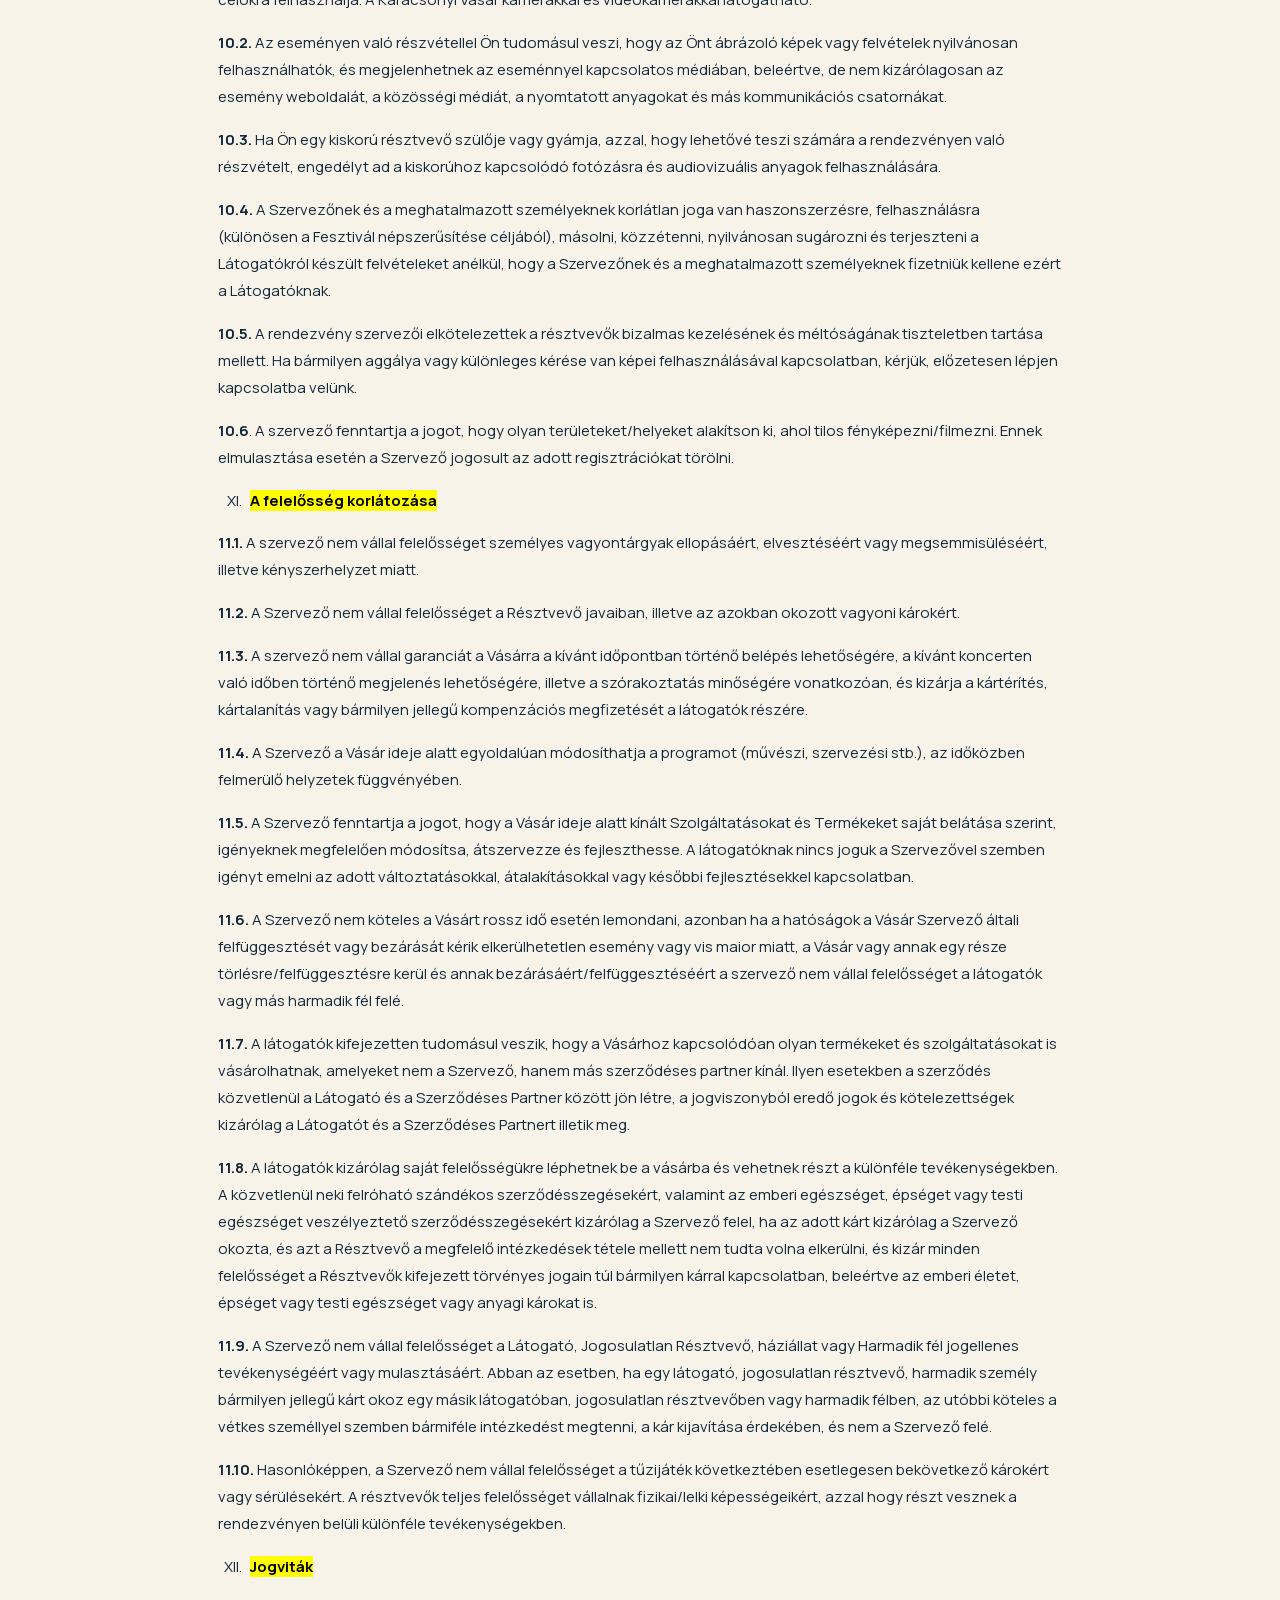
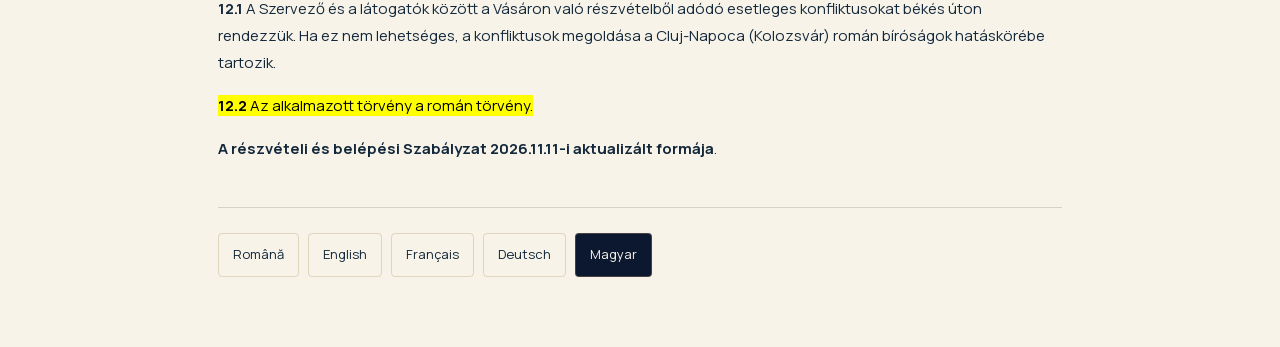
<file: regulamente/hu.html>
<!doctype html>
<html lang="hu"><head><meta charset="utf-8"><meta name="viewport" content="width=device-width, initial-scale=1">
<meta http-equiv="Content-Security-Policy" content="default-src 'self'; script-src 'self'; style-src 'self'; font-src 'self'; img-src 'self' data:; object-src 'none'; base-uri 'none'; form-action 'none'">
<meta name="referrer" content="strict-origin-when-cross-origin"><meta name="robots" content="noindex,nofollow">
<title>Részvételi és belépési szabályzat | Planeta Crăciun</title><link rel="icon" href="../assets/snowflake.webp" type="image/webp"><link rel="stylesheet" href="../fonts.css"><link rel="stylesheet" href="../regulations.css?v=2"></head>
<body class="rules-page"><header class="rules-header"><a href="../hu.html#regulamente">← Vissza a weboldalra</a><span>Planeta Crăciun · 2026</span></header>
<main class="rules-reader"><div class="rules-reader-heading"><p class="rules-eyebrow">Magyar</p><h1>Részvételi és belépési szabályzat</h1><a class="rules-download" href="../assets/regulations/hu.docx" download="Planeta-Craciun-Regulament-HU.docx">↓ Az eredeti letöltése (DOCX)</a></div>
<article class="rules-document" aria-label="Részvételi és belépési szabályzat"><p><strong>A „Karácsonyi Bolygó” Karácsonyi Vásáron való részvétel és belépés Szabályzata</strong></p>
<p><strong>Cluj Napoca (Kolozsvár) Piața Unirii</strong></p>
<ol type="I">
<li><p><strong>Általános rendelkezések</strong></p></li>
</ol>
<p><strong>1.1</strong> A „Karácsonyi Bolygó” Karácsonyi Vásáron való részvétel és belépés Szabályzatának célja, melyet a továbbiakban Szabályzatnak nevezünk, a „Karácsonyi Bolygó” Karácsonyi Vásár, a továbbiakban Karácsonyi Vásár lebonyolítási feltételeinek és jelentéseinek meghatározása, melyet a Cluj-Napoca (Kolozsvár) Piața Unirii elhatárolt területen szerveznek, melyet a továbbiakban a Karácsonyi Vásár lebonyolítási helyének nevezünk.</p>
<p><strong>1.2.</strong> Az eseményt a Fantesia Untold S.R.L (KFT) szervezi, mely Cluj-Napoca (Kolozsvár) Megyei Jogú Város, Eremia Grigorescu utca 122 A szám, Cluj (Kolozs) megyei székhelyű román jogi személy a Cluj (Kolozs) Törvényszék melletti Cégjegyzéki Hivatalnál bejegyzett cégjegyzéki száma J12/2972/2021, adószáma RO44485633.</p>
<p><strong>1.3.</strong> A rendezvény területére a belépés ingyenes, a szabad helyek függvényében. A Szervező fenntartja a jogot, hogy a maximális férőhely elérése esetén biztonsági okokból megszüntesse a rendezvény területére való belépést.</p>
<p><strong>1.4.</strong> Jelen Szabályzat a karácsonyi vásár bejáratánál és annak helyszínén kifüggesztve, megtekinthető.</p>
<p><strong>1.5</strong>. A jelen Szabályzat kidolgozásának alapjául szolgáló nemzeti vagy helyi jogszabályi rendelkezésekben végrehajtott változtatásoktól függően a Szabályzatot szükség esetén frissítik. A Szervező fenntartja továbbá a jogot, hogy jelen Szabályzat tartalmát egyoldalúan módosítsa, a módosítások a közzétételt követően lépnek hatályba.</p>
<p><strong>1.6.</strong> A karácsonyi vásár helyszínére történő belépéssel a résztvevők, illetve arra jogosultak kijelentik, hogy a Szabályzat tartalmát maradéktalanul elolvasták és megértették, kötelezettséget vállalva az abban foglaltak betartására.</p>
<ol start="2" type="I">
<li><p><strong>Alkalmazhatóság</strong></p></li>
</ol>
<p><strong>2.1.</strong> A jelen Szabályzat:</p>
<p>a. A Karácsonyi Vásár résztvevőinek;</p>
<p>b. az engedélyezett személyeknek;</p>
<p>szól.</p>
<ol start="3" type="I">
<li><p><strong>Lebonyolítási időszak</strong></p></li>
</ol>
<p>A Karácsonyi Vásár lebonyolításának időszaka a Vásár hivatalos megnyitása (2026.11.20.) és a Vásár zárása (2027.01.01.) közötti időtartamot jelenti, amely alatt a résztvevők és a jogosult személyek hozzáférhetnek a Karácsonyi Vásár programjához, jelen Szabályzat betartása mellett.<br />
A Karácsonyi Vásár nyitvatartása a következő:</p>
<ul>
<li><p>Hétfő – Csütörtök: 10:00 – 22:00</p></li>
<li><p>Péntek – Vasárnap: 10:00 – 22:00</p></li>
<li><p>December 24.: 10:00 – 16:00</p></li>
<li><p>December 25.: 14:00 – 22:00</p></li>
<li><p>December 31.: 14:00 – 01:00</p></li>
</ul>
<p>2026.11.20. és 2026.12.31. között a Mikulásház nyitvatartása a következő:</p>
<ul>
<li><p>Hétfő – Csütörtök: 14:00 – 22:00</p></li>
<li><p>Péntek – Vasárnap: 12:00 – 22:00</p></li>
</ul>
<p>2026.11.20. – 2026.12.23. között gyermekműhelyeket szerveznek az alábbi időpontokban:</p>
<ul>
<li><p>Hétfő – Csütörtök: 18:00 – 20:00</p></li>
<li><p>Péntek – Vasárnap: 16:00 – 19:00</p></li>
</ul>
<p>A részletes program a helyszínen kerül meghirdetésre.</p>
<ol start="4" type="I">
<li><p><strong><mark>Biztonság és védelem</mark></strong></p></li>
</ol>
<p><mark><strong>4.1.</strong> A szervező fenntartja magának a jogot, hogy a rendezvény területére való belépés előtt a résztvevőket fizikai ellenőrzésnek vesse alá, és minden táskát, hátizsákot, szatyrot és csomagot a jogszabályoknak megfelelően, törvényesen felhatalmazott biztonsági személyzet ellenőrizzen.</mark></p>
<p><mark><strong>4.2</strong>. A szervező fenntartja magának a jogot, hogy a rendezvényre ne engedje be a biztonsági ellenőrzést megtagadó személyeket, illetve olyan személyeket, akikről feltételezhető, hogy veszélyeztetik a többi résztvevőt vagy a rendezvény zavartalan lebonyolítását.</mark></p>
<p><strong>4.3.</strong> A résztvevők kötelezően be kell tartsák a jelen Szabályzatot valamint egyéb, az esemény keretén belül tartandó tevékenységek Szatbályzatát.</p>
<p><strong>4.4.</strong> Szigorúan tilos a résztvevőknek a belépés :</p>
<ul>
<li><p>Mérgező, gyúlékony vagy robbanásveszélyes anyagokkal, bénító sprayekkel és pirotehnikai termékekkel</p></li>
<li><p>Lézerekkel, transzparensekkel, zászlókkal, kürtökkel;</p></li>
<li><p><mark>fegyverekkel, késekkel, láncokkal vagy egyéb tompa tárgyakkal / fehér fegyverekkel, tiltott anyagokkal, drogokkal;</mark></p></li>
<li><p><mark>drónokkal vagy egyéb termékekkel és felszerelésekkel, amelyek a résztvevők fölé emelhetők</mark></p></li>
<li><p><mark>kerékpárokkal, robogókkal, longboardokkal, gördeszkákkal, görgőkkel, görkorcsolyával, segwayekkel, egykerekűekkel, hoverboardokkal stb</mark></p></li>
<li><p><mark>tilos víz, üdítőitalok, alkoholos italok, üveg vagy műanyag edények, élelmiszerek, konzervek stb.; a karácsonyi vásár ideje alatt kiosztandó szórólapokat, minták és egyéb promóciós termékek bevitele;</mark></p></li>
<li><p>tilos tüzijáték, petárdák, durrantók és egyéb pirotehnikai termékek bevitele</p></li>
</ul>
<p><mark><strong>4.5.</strong> A színpad előtt a zaj sokkal nagyobb lehet, mint amennyit a gyerekek elviselnek, ezért a szervező speciális fejhallgató használatát javasol a gyermekek hallásának védelme érdekében.</mark></p>
<p><mark><strong>4.6.</strong> A Fesztivál ideje alatt különböző nagy intenzitású fényjátékokat, pirotechnikai effekteket tartanak, amelyek károsíthatják a gyermekeket vagy az epilepsziás személyeket.</mark></p>
<p><mark><strong>4.7.</strong> Azok a résztvevők, akik lelki, testi betegségekben szenvednek, és akiket bármilyen módon érinthetnek a hangos zajok, különleges vizuális effektusok, zsúfolt területek, speciális hangeffektusok vagy bármi más, teljes felelősséget vállalnak az őket ért károkért.</mark></p>
<p><mark><strong>4.8.</strong> Orvosi segítséget igénylő helyzetekben a rendezvény helyszíni sürgősségi beavatkozást biztosít</mark> a dedikált orvosi csoportok segítségével.</p>
<p><strong>4.9.</strong> Alkoholos/illegális szer hatása alatt álló személyeknek szigorúan tilos belépni.</p>
<p><strong>4.10.</strong> A szervező fenntartja a jogot, hogy a Karácsonyi Vásárról a jogszabályi előírások betartásával kitegye azokat a résztvevőket, akik nem tesznek eleget a szervező vagy a biztonsági cég karácsonyi vásár megfelelő működésére vonatkozó kéréseinek. Ha a helyzet úgy kívánja, ezeket a személyeket átadják az illetékes hatóságoknak.</p>
<p><strong>4.11</strong>. A Karácsonyi Vásáron való részvételük során észlelt szabálytalanságról a résztvevők kötelesek értesíteni a szervezőt vagy a biztonsági munkatársakat.</p>
<p><strong>4.12.</strong> A Karácsonyi Vásárnak szánt teljes teret videokamerákkal figyeli az Őrző és Biztonsági szolgáltatásokat nyújtó cég. A Karácsonyi Vásáron való részvétellel a résztvevők hozzájárulnak ahhoz, hogy a helyszínen való tartózkodásuk teljes időtartama alatt videokamerás megfigyelés alatt álljanak.</p>
<ol start="5" type="I">
<li><p><strong>Az eseményen történő viselkedés</strong></p></li>
</ol>
<p><strong>5.1.</strong> A szervező írásbeli hozzájárulása nélkül mind a Karácsonyi Vásár helyszínén, mind a rendezvény környékén tilos termékeket árusítani, promóciós anyagokat vagy egyéb reklámokat terjeszteni.</p>
<p><strong>5.2.</strong> A szervező támogatja a hagyományok és szokások népszerűsítését, de a résztvevők biztonsága érdekében a spontán művészeti tevékenység a szervező írásbeli hozzájárulása nélkül tilos.</p>
<p><strong>5.3.</strong> A szervezőnek jogában áll megállítani a kezdeményezők vagy a többi résztvevő biztonságát veszélyeztető spontán művészi tevékenységet, nem csak egyénileg/együttesen végzett tevékenységet, még abban az esetben is, ha arról előzetesen egyeztetett.</p>
<p><strong>5.4.</strong> A látogatók kötelesek tartózkodni minden olyan cselekedettől, kijelentéstől vagy magatartástól, amely más személyek életét, egészségét vagy testi épségét veszélyeztetheti, vagy jogait sértheti.</p>
<p><strong>5.5.</strong> A Karácsonyi Vásáron való részvételük ideje alatt a résztvevők kötelesek személyes tárgyaikra felügyelni; a szervező nem vállal felelősséget azok elvesztéséért, megsemmisüléséért vagy ellopásáért.</p>
<p><strong>5.6.</strong> A Karácsonyi Vásáron meleg ételeket árulnak. Az esetleges sérülések elkerülése érdekében ezek megfelelő kezelését javasolja a szervező.</p>
<p><strong>5.7.</strong> A Karácsonyi Vásáron való részvétel saját felelősségére történik, a résztvevők gondoskodnak arról, hogy testileg és szellemileg megfelelő állapotban legyenek, ha az alábbi helyzeteknek/tevékenységeknek vannak kitéve:</p>
<p>- jelenlét lehetséges zsúfolt helyeken hangos zajokkal, speciális vizuális vagy hangeffektusokkal;</p>
<p>- sérülésveszélyes szórakoztató tevékenységek.</p>
<p>*** A kiskorúak és szüleik/gondviselőik/kísérőik kizárólagos felelősséget vállalnak a Karácsonyi Vásáron való részvétellel rájuk háruló kockázatokért és az általuk okozott testi/lelki egészségkárosodást vagy sérülést okozó eseményekben való részvételükért.</p>
<p><strong>5.8.</strong> Javasoljuk, hogy felnőttek kísérjék a 14 év alatti gyermekeket a rendezvény területére, mivel közvetlenül felelősek a kiskorúak biztonságáért.</p>
<ol start="6" type="I">
<li><p><strong>Alkoholos italok árusítása</strong></p></li>
</ol>
<p><strong>6.1.</strong> Az alkoholtartalmú italok 18 éven aluliak részére történő értékesítését törvény tiltja. Ezen túlmenően a törvényi rendelkezések értelmében tilos az alkoholtartalmú italok fogyasztása ennek a korcsoportnak. Mérsékelt alkoholfogyasztást javasolunk. A Karácsonyi Vásár környékén a kereskedők személyazonosító okmányt kérhetnek a fogyasztók életkorának ellenőrzésére.</p>
<ol start="7" type="I">
<li><p><strong>Háziállatokkal való részvétel</strong></p></li>
</ol>
<p><strong>7.1.</strong> A szervező azt javasolja a résztvevőknek, hogy ne jöjjenek háziállat kíséretében a rendezvényre, mert nagyon nagy számú résztvevőre számítanak, és a keletkezett zaj messze meghaladhatja a háziállatok által elviselhető mértéket.</p>
<p><strong>7.2.</strong> Ha azonban a résztvevő háziállatával kíván részt venni, akkor pórázon kell vezetnie, és a nagytestű háziállatokat szájkosárral kell ellátni (az állattulajdonosok kizárólagos felelősséggel tartoznak kedvenceik tetteiért). A kutyatulajdonosok kötelesek kedvenceik után a tisztaságot megőrizni.</p>
<ol start="8" type="I">
<li><p><strong>Tisztaság</strong></p>
<ol type="1">
<li><p>A karácsonyi vásár területének tisztasága érdekében kérjük, hogy a szemetet és a háztartási hulladékot a helyszínen elhelyezett szeméttárolókba dobják.</p></li>
</ol></li>
<li><p><strong><mark>Szellemi tulajdonjogok</mark></strong></p></li>
</ol>
<p><strong>9.1.</strong> Minden, ami a Vásár területén található különböző típusú támasztékokon található, például, de nem kizárólagosan, képek, szövegek, grafikai elemek, szimbólumok, logók, adatbázisok stb. a Szervező és/vagy Szerződéses Partnerei tulajdona. Mindez a szellemi tulajdonjog hatálya alá tartozik.</p>
<p><strong>9.2.</strong> A látogatók és harmadik személyek a Szervező és/vagy Szerződéses Partnerei kifejezett előzetes írásbeli engedélye nélkül semmilyen formában nem használhatnak fel, másolhatnak, terjeszthetnek, publikálhatnak vagy más dokumentumokba vagy anyagokba építhetnek be ilyen jelöléseket/információkat bevételszerzés céljából.</p>
<ol start="10" type="I">
<li><p><strong>Fénykép/Videó</strong></p></li>
</ol>
<p><strong>10.1</strong>. A Karácsonyi Vásár ideje alatt a Szervezőnek és az akkreditált személyeknek joga van a karácsonyi vásárt rögzíteni/fényképezni. A Karácsonyi Vásáron való részvétellel a résztvevő hozzájárul ahhoz, hogy az elkészült fényképeken, felvételeken megjelenhessen, és azokat a szervező utólagos reklámozási, promóciós és dokumentációs célokra felhasználja. A Karácsonyi Vásár kamerákkal és videokamerákkal látogatható.</p>
<p><strong>10.2.</strong> Az eseményen való részvétellel Ön tudomásul veszi, hogy az Önt ábrázoló képek vagy felvételek nyilvánosan felhasználhatók, és megjelenhetnek az eseménnyel kapcsolatos médiában, beleértve, de nem kizárólagosan az esemény weboldalát, a közösségi médiát, a nyomtatott anyagokat és más kommunikációs csatornákat.</p>
<p><strong>10.3.</strong> Ha Ön egy kiskorú résztvevő szülője vagy gyámja, azzal, hogy lehetővé teszi számára a rendezvényen való részvételt, engedélyt ad a kiskorúhoz kapcsolódó fotózásra és audiovizuális anyagok felhasználására.</p>
<p><strong>10.4.</strong> A Szervezőnek és a meghatalmazott személyeknek korlátlan joga van haszonszerzésre, felhasználásra (különösen a Fesztivál népszerűsítése céljából), másolni, közzétenni, nyilvánosan sugározni és terjeszteni a Látogatókról készült felvételeket anélkül, hogy a Szervezőnek és a meghatalmazott személyeknek fizetniük kellene ezért a Látogatóknak.</p>
<p><strong>10.5.</strong> A rendezvény szervezői elkötelezettek a résztvevők bizalmas kezelésének és méltóságának tiszteletben tartása mellett. Ha bármilyen aggálya vagy különleges kérése van képei felhasználásával kapcsolatban, kérjük, előzetesen lépjen kapcsolatba velünk.</p>
<p><strong>10.6</strong>. A szervező fenntartja a jogot, hogy olyan területeket/helyeket alakítson ki, ahol tilos fényképezni/filmezni. Ennek elmulasztása esetén a Szervező jogosult az adott regisztrációkat törölni.</p>
<ol start="11" type="I">
<li><p><strong><mark>A felelősség korlátozása</mark></strong></p></li>
</ol>
<p><strong>11.1.</strong> A szervező nem vállal felelősséget személyes vagyontárgyak ellopásáért, elvesztéséért vagy megsemmisüléséért, illetve kényszerhelyzet miatt.</p>
<p><strong>11.2.</strong> A Szervező nem vállal felelősséget a Résztvevő javaiban, illetve az azokban okozott vagyoni károkért.</p>
<p><strong>11.3.</strong> A szervező nem vállal garanciát a Vásárra a kívánt időpontban történő belépés lehetőségére, a kívánt koncerten való időben történő megjelenés lehetőségére, illetve a szórakoztatás minőségére vonatkozóan, és kizárja a kártérítés, kártalanítás vagy bármilyen jellegű kompenzációs megfizetését a látogatók részére.</p>
<p><strong>11.4.</strong> A Szervező a Vásár ideje alatt egyoldalúan módosíthatja a programot (művészi, szervezési stb.), az időközben felmerülő helyzetek függvényében.</p>
<p><strong>11.5.</strong> A Szervező fenntartja a jogot, hogy a Vásár ideje alatt kínált Szolgáltatásokat és Termékeket saját belátása szerint, igényeknek megfelelően módosítsa, átszervezze és fejleszthesse. A látogatóknak nincs joguk a Szervezővel szemben igényt emelni az adott változtatásokkal, átalakításokkal vagy későbbi fejlesztésekkel kapcsolatban.</p>
<p><strong>11.6.</strong> A Szervező nem köteles a Vásárt rossz idő esetén lemondani, azonban ha a hatóságok a Vásár Szervező általi felfüggesztését vagy bezárását kérik elkerülhetetlen esemény vagy vis maior miatt, a Vásár vagy annak egy része törlésre/felfüggesztésre kerül és annak bezárásáért/felfüggesztéséért a szervező nem vállal felelősséget a látogatók vagy más harmadik fél felé.</p>
<p><strong>11.7.</strong> A látogatók kifejezetten tudomásul veszik, hogy a Vásárhoz kapcsolódóan olyan termékeket és szolgáltatásokat is vásárolhatnak, amelyeket nem a Szervező, hanem más szerződéses partner kínál. Ilyen esetekben a szerződés közvetlenül a Látogató és a Szerződéses Partner között jön létre, a jogviszonyból eredő jogok és kötelezettségek kizárólag a Látogatót és a Szerződéses Partnert illetik meg.</p>
<p><strong>11.8.</strong> A látogatók kizárólag saját felelősségükre léphetnek be a vásárba és vehetnek részt a különféle tevékenységekben. A közvetlenül neki felróható szándékos szerződésszegésekért, valamint az emberi egészséget, épséget vagy testi egészséget veszélyeztető szerződésszegésekért kizárólag a Szervező felel, ha az adott kárt kizárólag a Szervező okozta, és azt a Résztvevő a megfelelő intézkedések tétele mellett nem tudta volna elkerülni, és kizár minden felelősséget a Résztvevők kifejezett törvényes jogain túl bármilyen kárral kapcsolatban, beleértve az emberi életet, épséget vagy testi egészséget vagy anyagi károkat is.</p>
<p><strong>11.9.</strong> A Szervező nem vállal felelősséget a Látogató, Jogosulatlan Résztvevő, háziállat vagy Harmadik fél jogellenes tevékenységéért vagy mulasztásáért. Abban az esetben, ha egy látogató, jogosulatlan résztvevő, harmadik személy bármilyen jellegű kárt okoz egy másik látogatóban, jogosulatlan résztvevőben vagy harmadik félben, az utóbbi köteles a vétkes személlyel szemben bármiféle intézkedést megtenni, a kár kijavítása érdekében, és nem a Szervező felé.</p>
<p><strong>11.10.</strong> Hasonlóképpen, a Szervező nem vállal felelősséget a tűzijáték következtében esetlegesen bekövetkező károkért vagy sérülésekért. A résztvevők teljes felelősséget vállalnak fizikai/lelki képességeikért, azzal hogy részt vesznek a rendezvényen belüli különféle tevékenységekben.</p>
<ol start="12" type="I">
<li><p><strong><mark>Jogviták</mark></strong></p></li>
</ol>
<p><strong>12.1</strong> A Szervező és a látogatók között a Vásáron való részvételből adódó esetleges konfliktusokat békés úton rendezzük. Ha ez nem lehetséges, a konfliktusok megoldása a Cluj-Napoca (Kolozsvár) román bíróságok hatáskörébe tartozik.</p>
<p><mark><strong>12.2</strong> Az alkalmazott törvény a román törvény.</mark></p>
<p><strong>A részvételi és belépési Szabályzat 2026.11.11-i aktualizált formája</strong>.</p>
</article>
<nav class="rules-other-languages" aria-label="Szabályzatok más nyelveken"><a href="ro.html" lang="ro" hreflang="ro">Română</a><a href="en.html" lang="en" hreflang="en">English</a><a href="fr.html" lang="fr" hreflang="fr">Français</a><a href="de.html" lang="de" hreflang="de">Deutsch</a><a href="hu.html" lang="hu" hreflang="hu" aria-current="page">Magyar</a></nav></main></body></html>
</file>
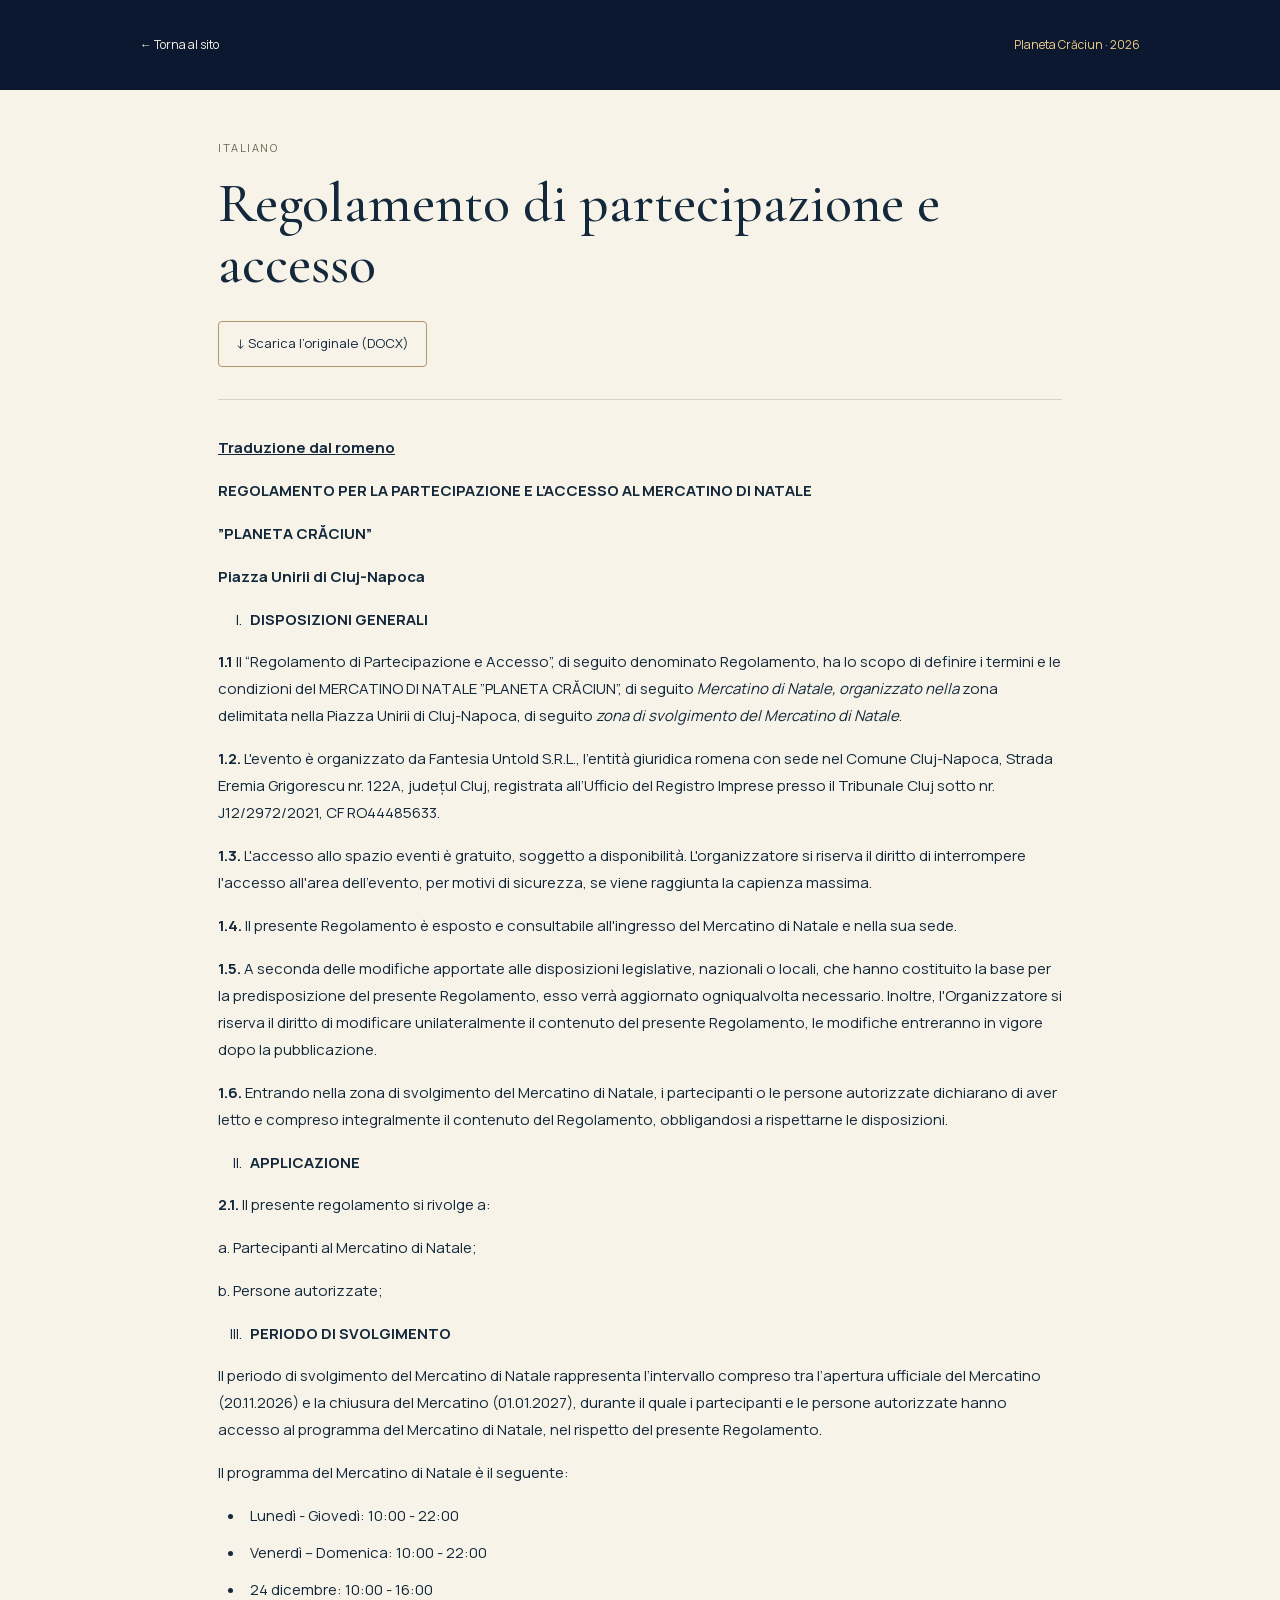
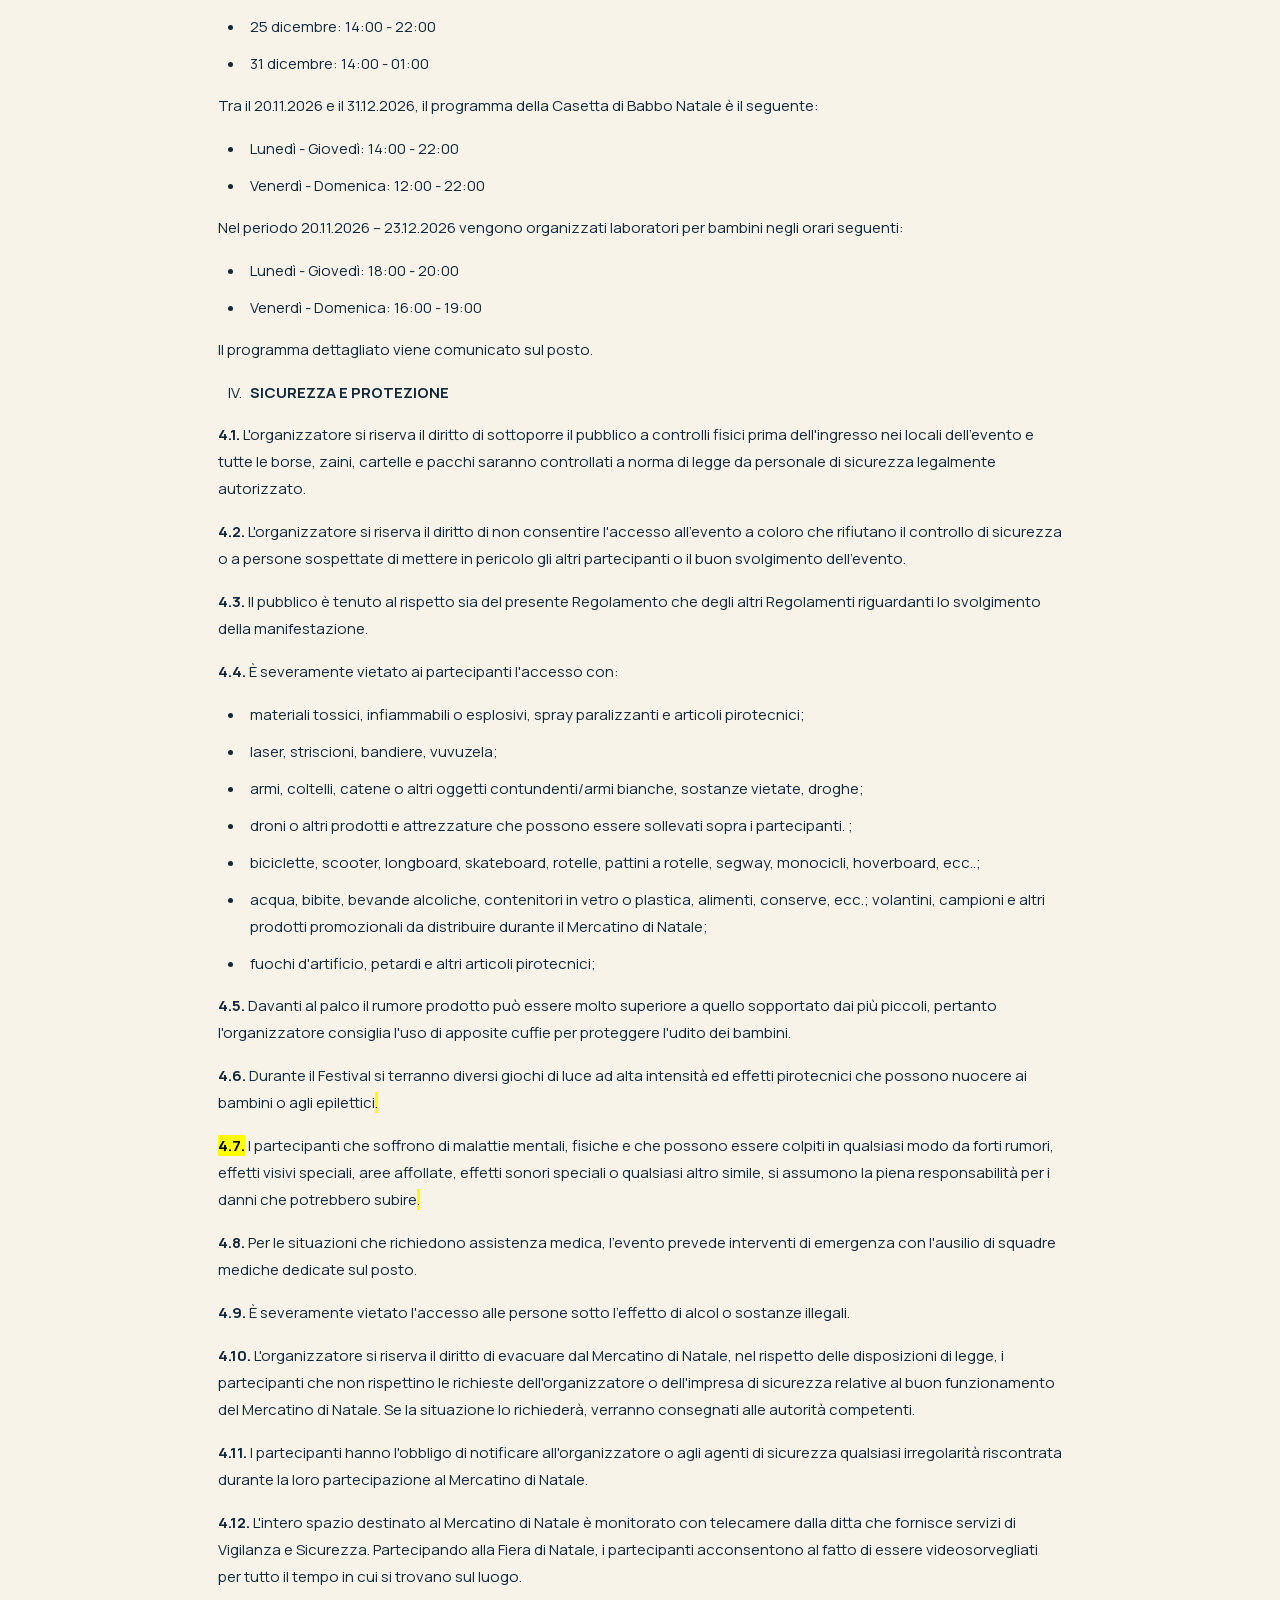
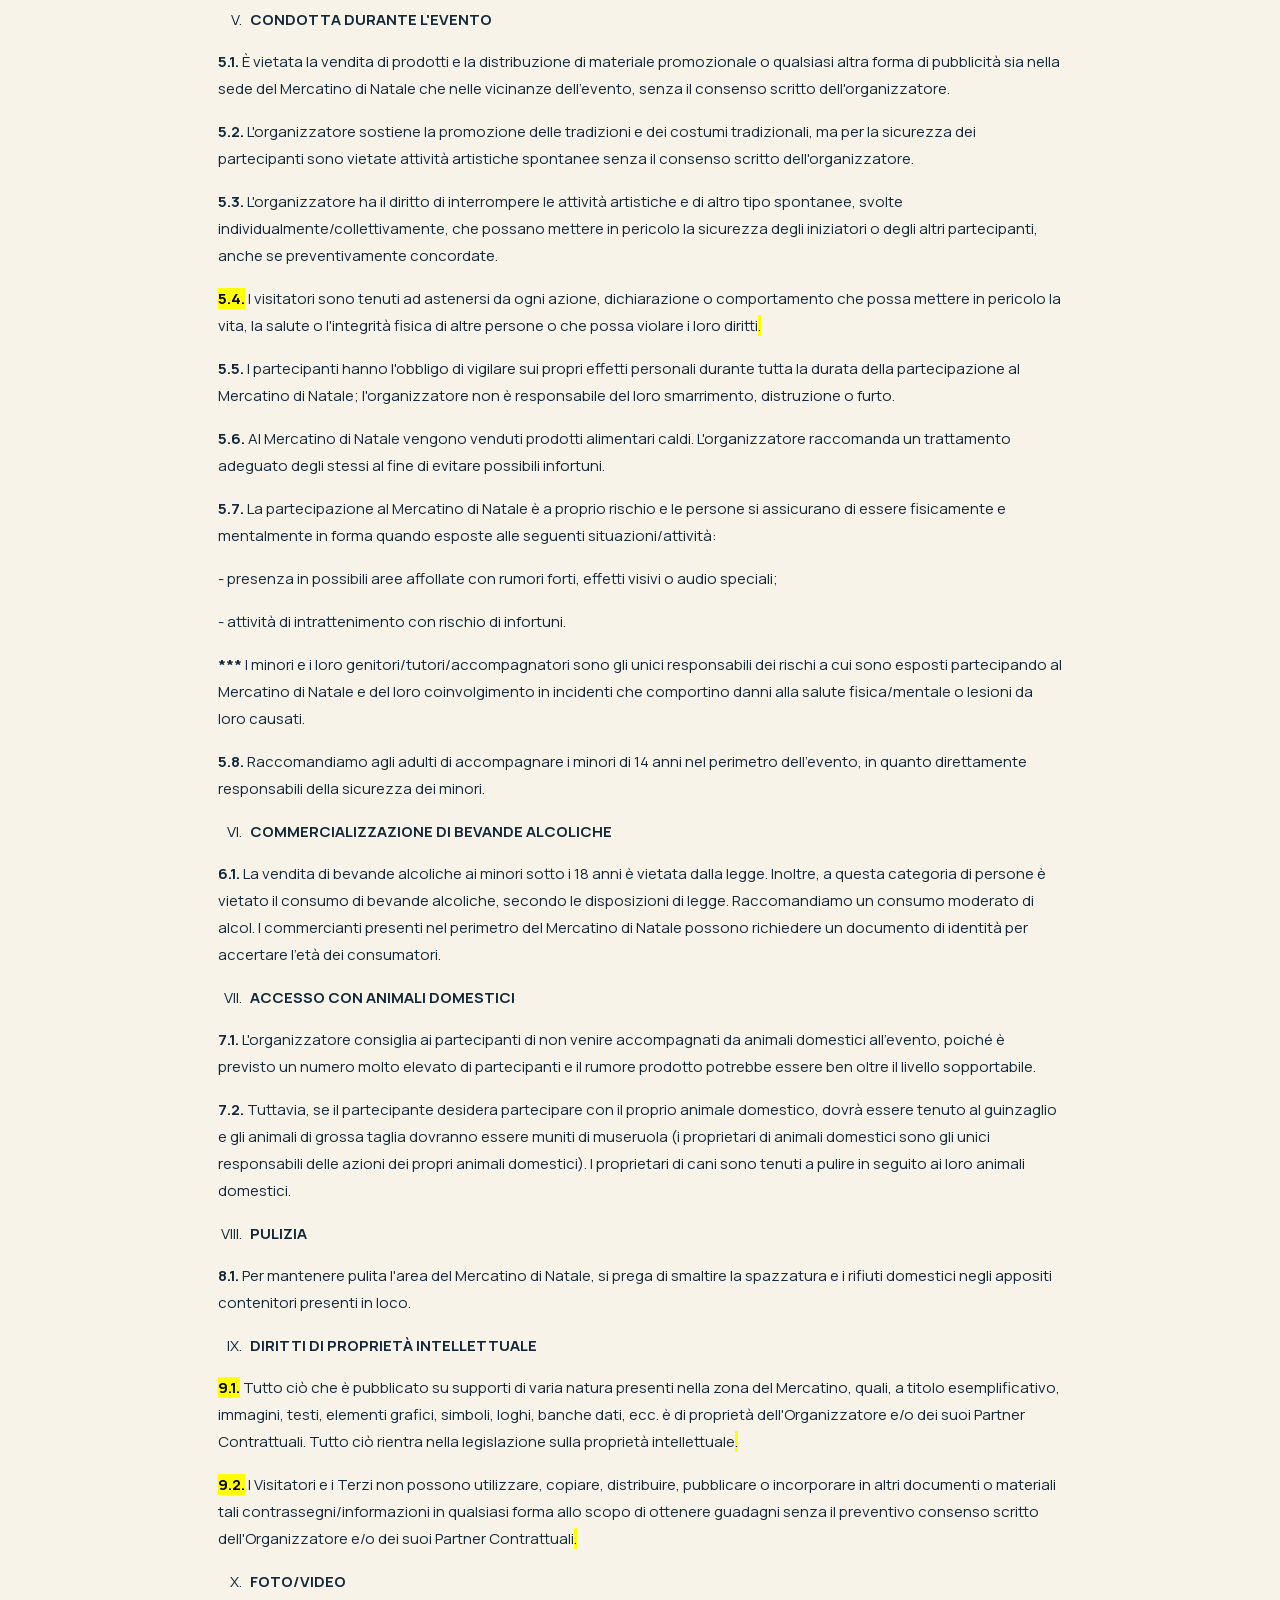
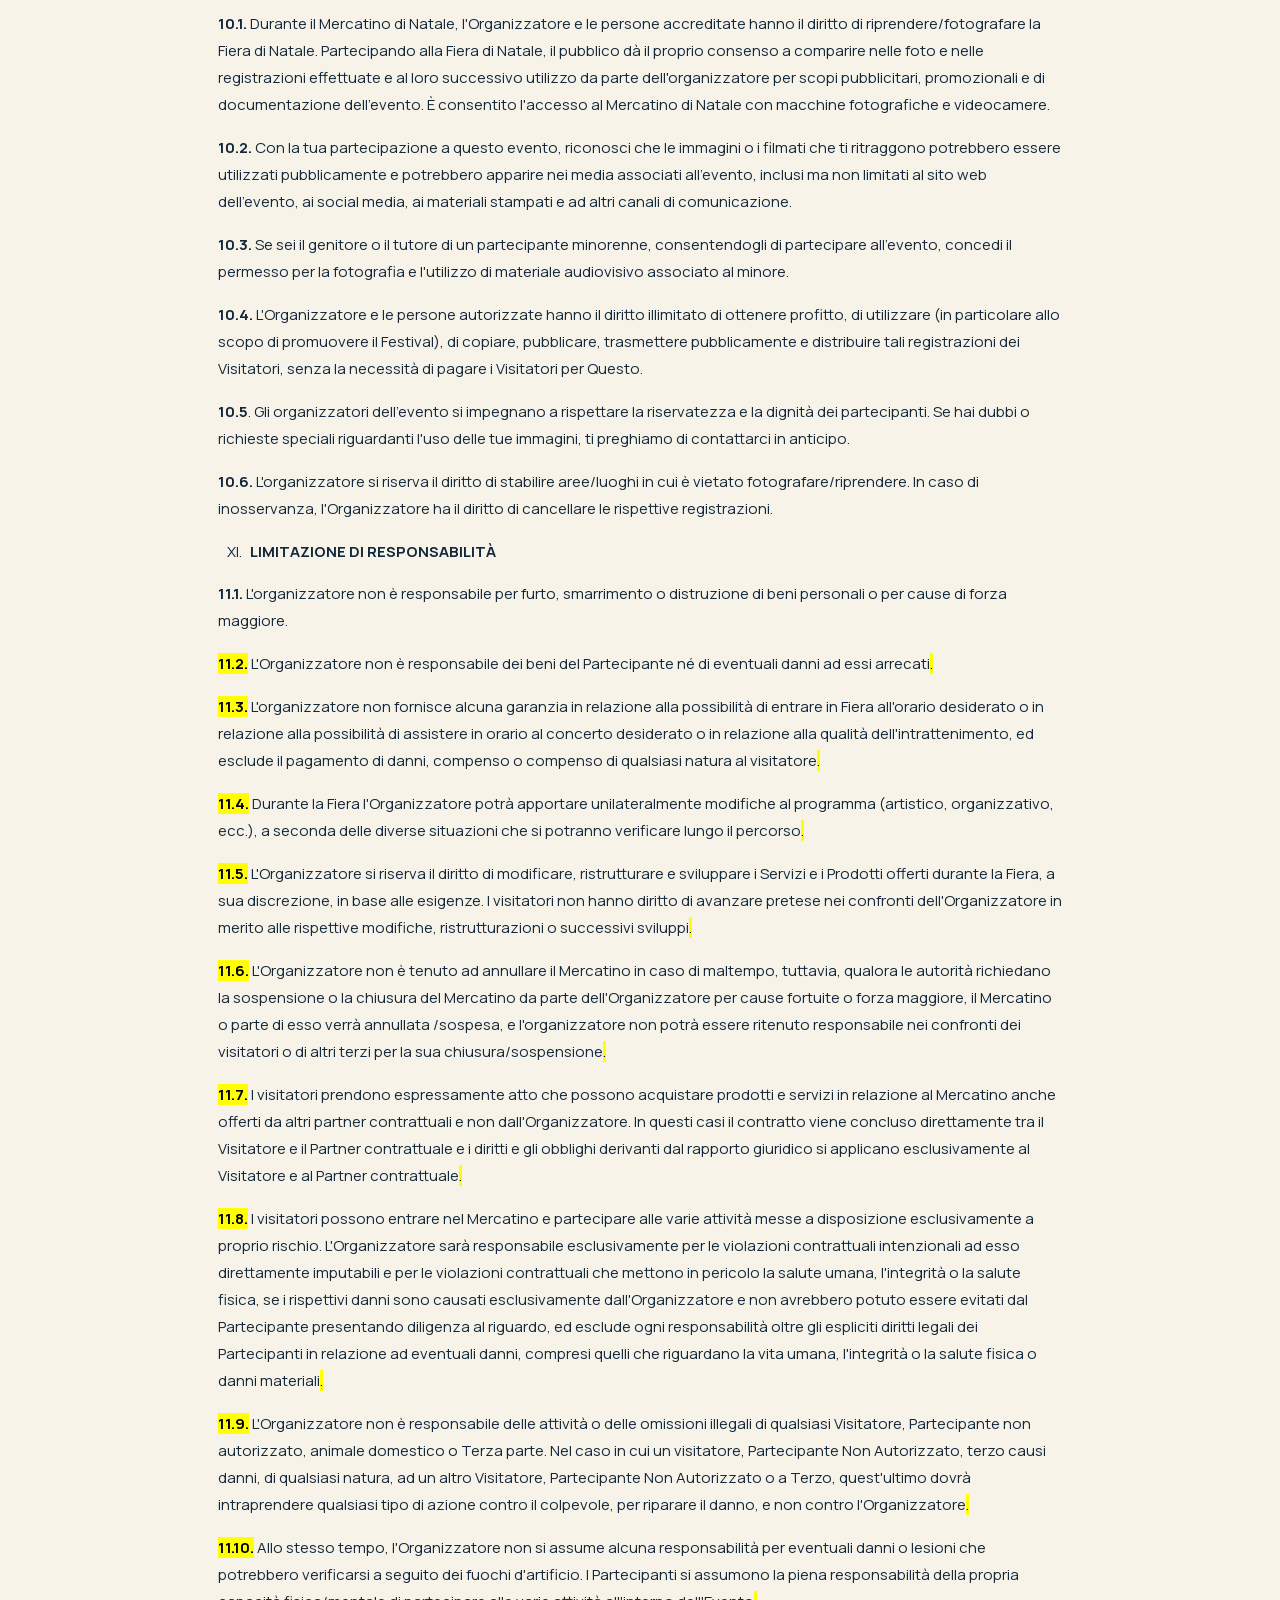
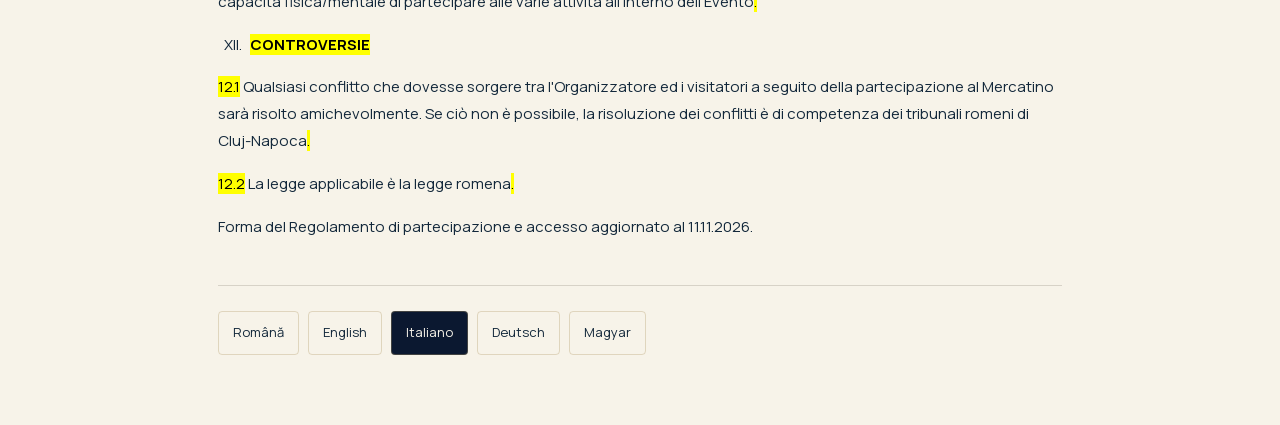
<file: regulamente/it.html>
<!doctype html>
<html lang="it"><head><meta charset="utf-8"><meta name="viewport" content="width=device-width, initial-scale=1">
<meta http-equiv="Content-Security-Policy" content="default-src 'self'; script-src 'self'; style-src 'self'; font-src 'self'; img-src 'self' data:; object-src 'none'; base-uri 'none'; form-action 'none'">
<meta name="referrer" content="strict-origin-when-cross-origin"><meta name="robots" content="noindex,nofollow">
<title>Regolamento di partecipazione e accesso | Planeta Crăciun</title><link rel="icon" href="../assets/snowflake.webp" type="image/webp"><link rel="stylesheet" href="../fonts.css"><link rel="stylesheet" href="../regulations.css?v=2"></head>
<body class="rules-page"><header class="rules-header"><a href="../en.html#regulamente">← Torna al sito</a><span>Planeta Crăciun · 2026</span></header>
<main class="rules-reader"><div class="rules-reader-heading"><p class="rules-eyebrow">Italiano</p><h1>Regolamento di partecipazione e accesso</h1><a class="rules-download" href="../assets/regulations/it.docx" download="Planeta-Craciun-Regulament-IT.docx">↓ Scarica l’originale (DOCX)</a></div>
<article class="rules-document" aria-label="Regolamento di partecipazione e accesso"><p><strong><u>Traduzione dal romeno</u></strong></p>
<p><strong>REGOLAMENTO PER LA PARTECIPAZIONE E L'ACCESSO AL MERCATINO DI NATALE</strong></p>
<p><strong>”PLANETA CRĂCIUN”</strong></p>
<p><strong>Piazza Unirii di Cluj-Napoca</strong></p>
<ol type="I">
<li><p><strong>DISPOSIZIONI GENERALI</strong></p></li>
</ol>
<p><strong>1.1</strong> Il “Regolamento di Partecipazione e Accesso”, di seguito denominato Regolamento, ha lo scopo di definire i termini e le condizioni del MERCATINO DI NATALE ”PLANETA CRĂCIUN”, di seguito <em>Mercatino di Natale, organizzato nella</em> zona delimitata nella Piazza Unirii di Cluj-Napoca, di seguito <em>zona di svolgimento del Mercatino di Natale</em>.</p>
<p><strong>1.2.</strong> L'evento è organizzato da Fantesia Untold S.R.L., l'entità giuridica romena con sede nel Comune Cluj-Napoca, Strada Eremia Grigorescu nr. 122A, județul Cluj, registrata all’Ufficio del Registro Imprese presso il Tribunale Cluj sotto nr. J12/2972/2021, CF RO44485633.</p>
<p><strong>1.3.</strong> L'accesso allo spazio eventi è gratuito, soggetto a disponibilità. L'organizzatore si riserva il diritto di interrompere l'accesso all'area dell'evento, per motivi di sicurezza, se viene raggiunta la capienza massima.</p>
<p><strong>1.4.</strong> Il presente Regolamento è esposto e consultabile all'ingresso del Mercatino di Natale e nella sua sede.</p>
<p><strong>1.5.</strong> A seconda delle modifiche apportate alle disposizioni legislative, nazionali o locali, che hanno costituito la base per la predisposizione del presente Regolamento, esso verrà aggiornato ogniqualvolta necessario. Inoltre, l'Organizzatore si riserva il diritto di modificare unilateralmente il contenuto del presente Regolamento, le modifiche entreranno in vigore dopo la pubblicazione.</p>
<p><strong>1.6.</strong> Entrando nella zona di svolgimento del Mercatino di Natale, i partecipanti o le persone autorizzate dichiarano di aver letto e compreso integralmente il contenuto del Regolamento, obbligandosi a rispettarne le disposizioni.</p>
<ol start="2" type="I">
<li><p><strong>APPLICAZIONE</strong></p></li>
</ol>
<p><strong>2.1.</strong> Il presente regolamento si rivolge a:</p>
<p>a. Partecipanti al Mercatino di Natale;</p>
<p>b. Persone autorizzate;</p>
<ol start="3" type="I">
<li><p><strong>PERIODO DI SVOLGIMENTO</strong></p></li>
</ol>
<p>Il periodo di svolgimento del Mercatino di Natale rappresenta l’intervallo compreso tra l’apertura ufficiale del Mercatino (20.11.2026) e la chiusura del Mercatino (01.01.2027), durante il quale i partecipanti e le persone autorizzate hanno accesso al programma del Mercatino di Natale, nel rispetto del presente Regolamento.</p>
<p>Il programma del Mercatino di Natale è il seguente:</p>
<ul>
<li><p>Lunedì - Giovedì: 10:00 - 22:00</p></li>
<li><p>Venerdì – Domenica: 10:00 - 22:00</p></li>
<li><p>24 dicembre: 10:00 - 16:00</p></li>
<li><p>25 dicembre: 14:00 - 22:00</p></li>
<li><p>31 dicembre: 14:00 - 01:00</p></li>
</ul>
<p>Tra il 20.11.2026 e il 31.12.2026, il programma della Casetta di Babbo Natale è il seguente:</p>
<ul>
<li><p>Lunedì - Giovedì: 14:00 - 22:00</p></li>
<li><p>Venerdì - Domenica: 12:00 - 22:00</p></li>
</ul>
<p>Nel periodo 20.11.2026 – 23.12.2026 vengono organizzati laboratori per bambini negli orari seguenti:</p>
<ul>
<li><p>Lunedì - Giovedì: 18:00 - 20:00</p></li>
<li><p>Venerdì - Domenica: 16:00 - 19:00</p></li>
</ul>
<p>Il programma dettagliato viene comunicato sul posto.</p>
<ol start="4" type="I">
<li><p><strong>SICUREZZA E PROTEZIONE</strong></p></li>
</ol>
<p><strong>4.1.</strong> L'organizzatore si riserva il diritto di sottoporre il pubblico a controlli fisici prima dell'ingresso nei locali dell'evento e tutte le borse, zaini, cartelle e pacchi saranno controllati a norma di legge da personale di sicurezza legalmente autorizzato.</p>
<p><strong>4.2.</strong> L'organizzatore si riserva il diritto di non consentire l'accesso all'evento a coloro che rifiutano il controllo di sicurezza o a persone sospettate di mettere in pericolo gli altri partecipanti o il buon svolgimento dell'evento.</p>
<p><strong>4.3.</strong> Il pubblico è tenuto al rispetto sia del presente Regolamento che degli altri Regolamenti riguardanti lo svolgimento della manifestazione.</p>
<p><strong>4.4.</strong> È severamente vietato ai partecipanti l'accesso con:</p>
<ul>
<li><p>materiali tossici, infiammabili o esplosivi, spray paralizzanti e articoli pirotecnici;</p></li>
<li><p>laser, striscioni, bandiere, vuvuzela;</p></li>
<li><p>armi, coltelli, catene o altri oggetti contundenti/armi bianche, sostanze vietate, droghe;</p></li>
<li><p>droni o altri prodotti e attrezzature che possono essere sollevati sopra i partecipanti. ;</p></li>
<li><p>biciclette, scooter, longboard, skateboard, rotelle, pattini a rotelle, segway, monocicli, hoverboard, ecc..;</p></li>
<li><p>acqua, bibite, bevande alcoliche, contenitori in vetro o plastica, alimenti, conserve, ecc.; volantini, campioni e altri prodotti promozionali da distribuire durante il Mercatino di Natale;</p></li>
<li><p>fuochi d'artificio, petardi e altri articoli pirotecnici;</p></li>
</ul>
<p><strong>4.5.</strong> Davanti al palco il rumore prodotto può essere molto superiore a quello sopportato dai più piccoli, pertanto l'organizzatore consiglia l'uso di apposite cuffie per proteggere l'udito dei bambini.</p>
<p><strong>4.6.</strong> Durante il Festival si terranno diversi giochi di luce ad alta intensità ed effetti pirotecnici che possono nuocere ai bambini o agli epilettici<mark>.</mark></p>
<p><mark><strong>4.7.</strong></mark> I partecipanti che soffrono di malattie mentali, fisiche e che possono essere colpiti in qualsiasi modo da forti rumori, effetti visivi speciali, aree affollate, effetti sonori speciali o qualsiasi altro simile, si assumono la piena responsabilità per i danni che potrebbero subire<mark>.</mark></p>
<p><strong>4.8.</strong> Per le situazioni che richiedono assistenza medica, l'evento prevede interventi di emergenza con l'ausilio di squadre mediche dedicate sul posto.</p>
<p><strong>4.9.</strong> È severamente vietato l'accesso alle persone sotto l'effetto di alcol o sostanze illegali.</p>
<p><strong>4.10.</strong> L'organizzatore si riserva il diritto di evacuare dal Mercatino di Natale, nel rispetto delle disposizioni di legge, i partecipanti che non rispettino le richieste dell'organizzatore o dell'impresa di sicurezza relative al buon funzionamento del Mercatino di Natale. Se la situazione lo richiederà, verranno consegnati alle autorità competenti.</p>
<p><strong>4.11.</strong> I partecipanti hanno l'obbligo di notificare all'organizzatore o agli agenti di sicurezza qualsiasi irregolarità riscontrata durante la loro partecipazione al Mercatino di Natale.</p>
<p><strong>4.12.</strong> L'intero spazio destinato al Mercatino di Natale è monitorato con telecamere dalla ditta che fornisce servizi di Vigilanza e Sicurezza. Partecipando alla Fiera di Natale, i partecipanti acconsentono al fatto di essere videosorvegliati per tutto il tempo in cui si trovano sul luogo.</p>
<ol start="5" type="I">
<li><p><strong>CONDOTTA DURANTE L'EVENTO</strong></p></li>
</ol>
<p><strong>5.1.</strong> È vietata la vendita di prodotti e la distribuzione di materiale promozionale o qualsiasi altra forma di pubblicità sia nella sede del Mercatino di Natale che nelle vicinanze dell'evento, senza il consenso scritto dell'organizzatore.</p>
<p><strong>5.2.</strong> L'organizzatore sostiene la promozione delle tradizioni e dei costumi tradizionali, ma per la sicurezza dei partecipanti sono vietate attività artistiche spontanee senza il consenso scritto dell'organizzatore.</p>
<p><strong>5.3.</strong> L'organizzatore ha il diritto di interrompere le attività artistiche e di altro tipo spontanee, svolte individualmente/collettivamente, che possano mettere in pericolo la sicurezza degli iniziatori o degli altri partecipanti, anche se preventivamente concordate.</p>
<p><mark><strong>5.4.</strong></mark> I visitatori sono tenuti ad astenersi da ogni azione, dichiarazione o comportamento che possa mettere in pericolo la vita, la salute o l'integrità fisica di altre persone o che possa violare i loro diritti<mark>.</mark></p>
<p><strong>5.5.</strong> I partecipanti hanno l'obbligo di vigilare sui propri effetti personali durante tutta la durata della partecipazione al Mercatino di Natale; l'organizzatore non è responsabile del loro smarrimento, distruzione o furto.</p>
<p><strong>5.6.</strong> Al Mercatino di Natale vengono venduti prodotti alimentari caldi. L'organizzatore raccomanda un trattamento adeguato degli stessi al fine di evitare possibili infortuni.</p>
<p><strong>5.7.</strong> La partecipazione al Mercatino di Natale è a proprio rischio e le persone si assicurano di essere fisicamente e mentalmente in forma quando esposte alle seguenti situazioni/attività:</p>
<p>- presenza in possibili aree affollate con rumori forti, effetti visivi o audio speciali;</p>
<p>- attività di intrattenimento con rischio di infortuni.</p>
<p><strong>***</strong> I minori e i loro genitori/tutori/accompagnatori sono gli unici responsabili dei rischi a cui sono esposti partecipando al Mercatino di Natale e del loro coinvolgimento in incidenti che comportino danni alla salute fisica/mentale o lesioni da loro causati.</p>
<p><strong>5.8.</strong> Raccomandiamo agli adulti di accompagnare i minori di 14 anni nel perimetro dell'evento, in quanto direttamente responsabili della sicurezza dei minori.</p>
<ol start="6" type="I">
<li><p><strong>COMMERCIALIZZAZIONE DI BEVANDE ALCOLICHE</strong></p></li>
</ol>
<p><strong>6.1.</strong> La vendita di bevande alcoliche ai minori sotto i 18 anni è vietata dalla legge. Inoltre, a questa categoria di persone è vietato il consumo di bevande alcoliche, secondo le disposizioni di legge. Raccomandiamo un consumo moderato di alcol. I commercianti presenti nel perimetro del Mercatino di Natale possono richiedere un documento di identità per accertare l'età dei consumatori.</p>
<ol start="7" type="I">
<li><p><strong>ACCESSO CON ANIMALI DOMESTICI</strong></p></li>
</ol>
<p><strong>7.1.</strong> L'organizzatore consiglia ai partecipanti di non venire accompagnati da animali domestici all'evento, poiché è previsto un numero molto elevato di partecipanti e il rumore prodotto potrebbe essere ben oltre il livello sopportabile.</p>
<p><strong>7.2.</strong> Tuttavia, se il partecipante desidera partecipare con il proprio animale domestico, dovrà essere tenuto al guinzaglio e gli animali di grossa taglia dovranno essere muniti di museruola (i proprietari di animali domestici sono gli unici responsabili delle azioni dei propri animali domestici). I proprietari di cani sono tenuti a pulire in seguito ai loro animali domestici.</p>
<ol start="8" type="I">
<li><p><strong>PULIZIA</strong></p></li>
</ol>
<p><strong>8.1.</strong> Per mantenere pulita l'area del Mercatino di Natale, si prega di smaltire la spazzatura e i rifiuti domestici negli appositi contenitori presenti in loco.</p>
<ol start="9" type="I">
<li><p><strong>DIRITTI DI PROPRIETÀ INTELLETTUALE</strong></p></li>
</ol>
<p><mark><strong>9.1.</strong></mark> Tutto ciò che è pubblicato su supporti di varia natura presenti nella zona del Mercatino, quali, a titolo esemplificativo, immagini, testi, elementi grafici, simboli, loghi, banche dati, ecc. è di proprietà dell'Organizzatore e/o dei suoi Partner Contrattuali. Tutto ciò rientra nella legislazione sulla proprietà intellettuale<mark>.</mark></p>
<p><mark><strong>9.2.</strong></mark> I Visitatori e i Terzi non possono utilizzare, copiare, distribuire, pubblicare o incorporare in altri documenti o materiali tali contrassegni/informazioni in qualsiasi forma allo scopo di ottenere guadagni senza il preventivo consenso scritto dell'Organizzatore e/o dei suoi Partner Contrattuali<mark>.</mark></p>
<ol start="10" type="I">
<li><p><strong>FOTO/VIDEO</strong></p></li>
</ol>
<p><strong>10.1.</strong> Durante il Mercatino di Natale, l'Organizzatore e le persone accreditate hanno il diritto di riprendere/fotografare la Fiera di Natale. Partecipando alla Fiera di Natale, il pubblico dà il proprio consenso a comparire nelle foto e nelle registrazioni effettuate e al loro successivo utilizzo da parte dell'organizzatore per scopi pubblicitari, promozionali e di documentazione dell'evento. È consentito l'accesso al Mercatino di Natale con macchine fotografiche e videocamere.</p>
<p><strong>10.2.</strong> Con la tua partecipazione a questo evento, riconosci che le immagini o i filmati che ti ritraggono potrebbero essere utilizzati pubblicamente e potrebbero apparire nei media associati all'evento, inclusi ma non limitati al sito web dell'evento, ai social media, ai materiali stampati e ad altri canali di comunicazione.</p>
<p><strong>10.3.</strong> Se sei il genitore o il tutore di un partecipante minorenne, consentendogli di partecipare all'evento, concedi il permesso per la fotografia e l'utilizzo di materiale audiovisivo associato al minore.</p>
<p><strong>10.4.</strong> L'Organizzatore e le persone autorizzate hanno il diritto illimitato di ottenere profitto, di utilizzare (in particolare allo scopo di promuovere il Festival), di copiare, pubblicare, trasmettere pubblicamente e distribuire tali registrazioni dei Visitatori, senza la necessità di pagare i Visitatori per Questo.</p>
<p><strong>10.5</strong>. Gli organizzatori dell'evento si impegnano a rispettare la riservatezza e la dignità dei partecipanti. Se hai dubbi o richieste speciali riguardanti l'uso delle tue immagini, ti preghiamo di contattarci in anticipo.</p>
<p><strong>10.6.</strong> L'organizzatore si riserva il diritto di stabilire aree/luoghi in cui è vietato fotografare/riprendere. In caso di inosservanza, l'Organizzatore ha il diritto di cancellare le rispettive registrazioni.</p>
<ol start="11" type="I">
<li><p><strong>LIMITAZIONE DI RESPONSABILITÀ</strong></p></li>
</ol>
<p><strong>11.1.</strong> L'organizzatore non è responsabile per furto, smarrimento o distruzione di beni personali o per cause di forza maggiore.</p>
<p><mark><strong>11.2.</strong></mark> L'Organizzatore non è responsabile dei beni del Partecipante né di eventuali danni ad essi arrecati<mark>.</mark></p>
<p><strong><mark>11.3.</mark></strong> L'organizzatore non fornisce alcuna garanzia in relazione alla possibilità di entrare in Fiera all'orario desiderato o in relazione alla possibilità di assistere in orario al concerto desiderato o in relazione alla qualità dell'intrattenimento, ed esclude il pagamento di danni, compenso o compenso di qualsiasi natura al visitatore<mark>.</mark></p>
<p><mark><strong>11.4.</strong></mark> Durante la Fiera l'Organizzatore potrà apportare unilateralmente modifiche al programma (artistico, organizzativo, ecc.), a seconda delle diverse situazioni che si potranno verificare lungo il percorso<mark>.</mark></p>
<p><strong><mark>11.5.</mark></strong> L'Organizzatore si riserva il diritto di modificare, ristrutturare e sviluppare i Servizi e i Prodotti offerti durante la Fiera, a sua discrezione, in base alle esigenze. I visitatori non hanno diritto di avanzare pretese nei confronti dell'Organizzatore in merito alle rispettive modifiche, ristrutturazioni o successivi sviluppi<mark>.</mark></p>
<p><strong><mark>11.6.</mark></strong> L'Organizzatore non è tenuto ad annullare il Mercatino in caso di maltempo, tuttavia, qualora le autorità richiedano la sospensione o la chiusura del Mercatino da parte dell'Organizzatore per cause fortuite o forza maggiore, il Mercatino o parte di esso verrà annullata /sospesa, e l'organizzatore non potrà essere ritenuto responsabile nei confronti dei visitatori o di altri terzi per la sua chiusura/sospensione<mark>.</mark></p>
<p><mark><strong>11.7.</strong></mark> I visitatori prendono espressamente atto che possono acquistare prodotti e servizi in relazione al Mercatino anche offerti da altri partner contrattuali e non dall'Organizzatore. In questi casi il contratto viene concluso direttamente tra il Visitatore e il Partner contrattuale e i diritti e gli obblighi derivanti dal rapporto giuridico si applicano esclusivamente al Visitatore e al Partner contrattuale<mark>.</mark></p>
<p><mark><strong>11.8.</strong></mark> I visitatori possono entrare nel Mercatino e partecipare alle varie attività messe a disposizione esclusivamente a proprio rischio. L'Organizzatore sarà responsabile esclusivamente per le violazioni contrattuali intenzionali ad esso direttamente imputabili e per le violazioni contrattuali che mettono in pericolo la salute umana, l'integrità o la salute fisica, se i rispettivi danni sono causati esclusivamente dall'Organizzatore e non avrebbero potuto essere evitati dal Partecipante presentando diligenza al riguardo, ed esclude ogni responsabilità oltre gli espliciti diritti legali dei Partecipanti in relazione ad eventuali danni, compresi quelli che riguardano la vita umana, l'integrità o la salute fisica o danni materiali<mark>.</mark></p>
<p><mark><strong>11.9.</strong></mark> L'Organizzatore non è responsabile delle attività o delle omissioni illegali di qualsiasi Visitatore, Partecipante non autorizzato, animale domestico o Terza parte. Nel caso in cui un visitatore, Partecipante Non Autorizzato, terzo causi danni, di qualsiasi natura, ad un altro Visitatore, Partecipante Non Autorizzato o a Terzo, quest'ultimo dovrà intraprendere qualsiasi tipo di azione contro il colpevole, per riparare il danno, e non contro l'Organizzatore<mark>.</mark></p>
<p><mark><strong>11.10.</strong></mark> Allo stesso tempo, l'Organizzatore non si assume alcuna responsabilità per eventuali danni o lesioni che potrebbero verificarsi a seguito dei fuochi d'artificio. I Partecipanti si assumono la piena responsabilità della propria capacità fisica/mentale di partecipare alle varie attività all'interno dell'Evento<mark>.</mark></p>
<ol start="12" type="I">
<li><p><strong><mark>CONTROVERSIE</mark></strong></p></li>
</ol>
<p><mark>12.1</mark> Qualsiasi conflitto che dovesse sorgere tra l'Organizzatore ed i visitatori a seguito della partecipazione al Mercatino sarà risolto amichevolmente. Se ciò non è possibile, la risoluzione dei conflitti è di competenza dei tribunali romeni di Cluj-Napoca<mark>.</mark></p>
<p><mark>12.2</mark> La legge applicabile è la legge romena<mark>.</mark></p>
<p>Forma del Regolamento di partecipazione e accesso aggiornato al 11.11.2026.</p>
</article>
<nav class="rules-other-languages" aria-label="Regolamenti in altre lingue"><a href="ro.html" lang="ro" hreflang="ro">Română</a><a href="en.html" lang="en" hreflang="en">English</a><a href="it.html" lang="it" hreflang="it" aria-current="page">Italiano</a><a href="de.html" lang="de" hreflang="de">Deutsch</a><a href="hu.html" lang="hu" hreflang="hu">Magyar</a></nav></main></body></html>
</file>
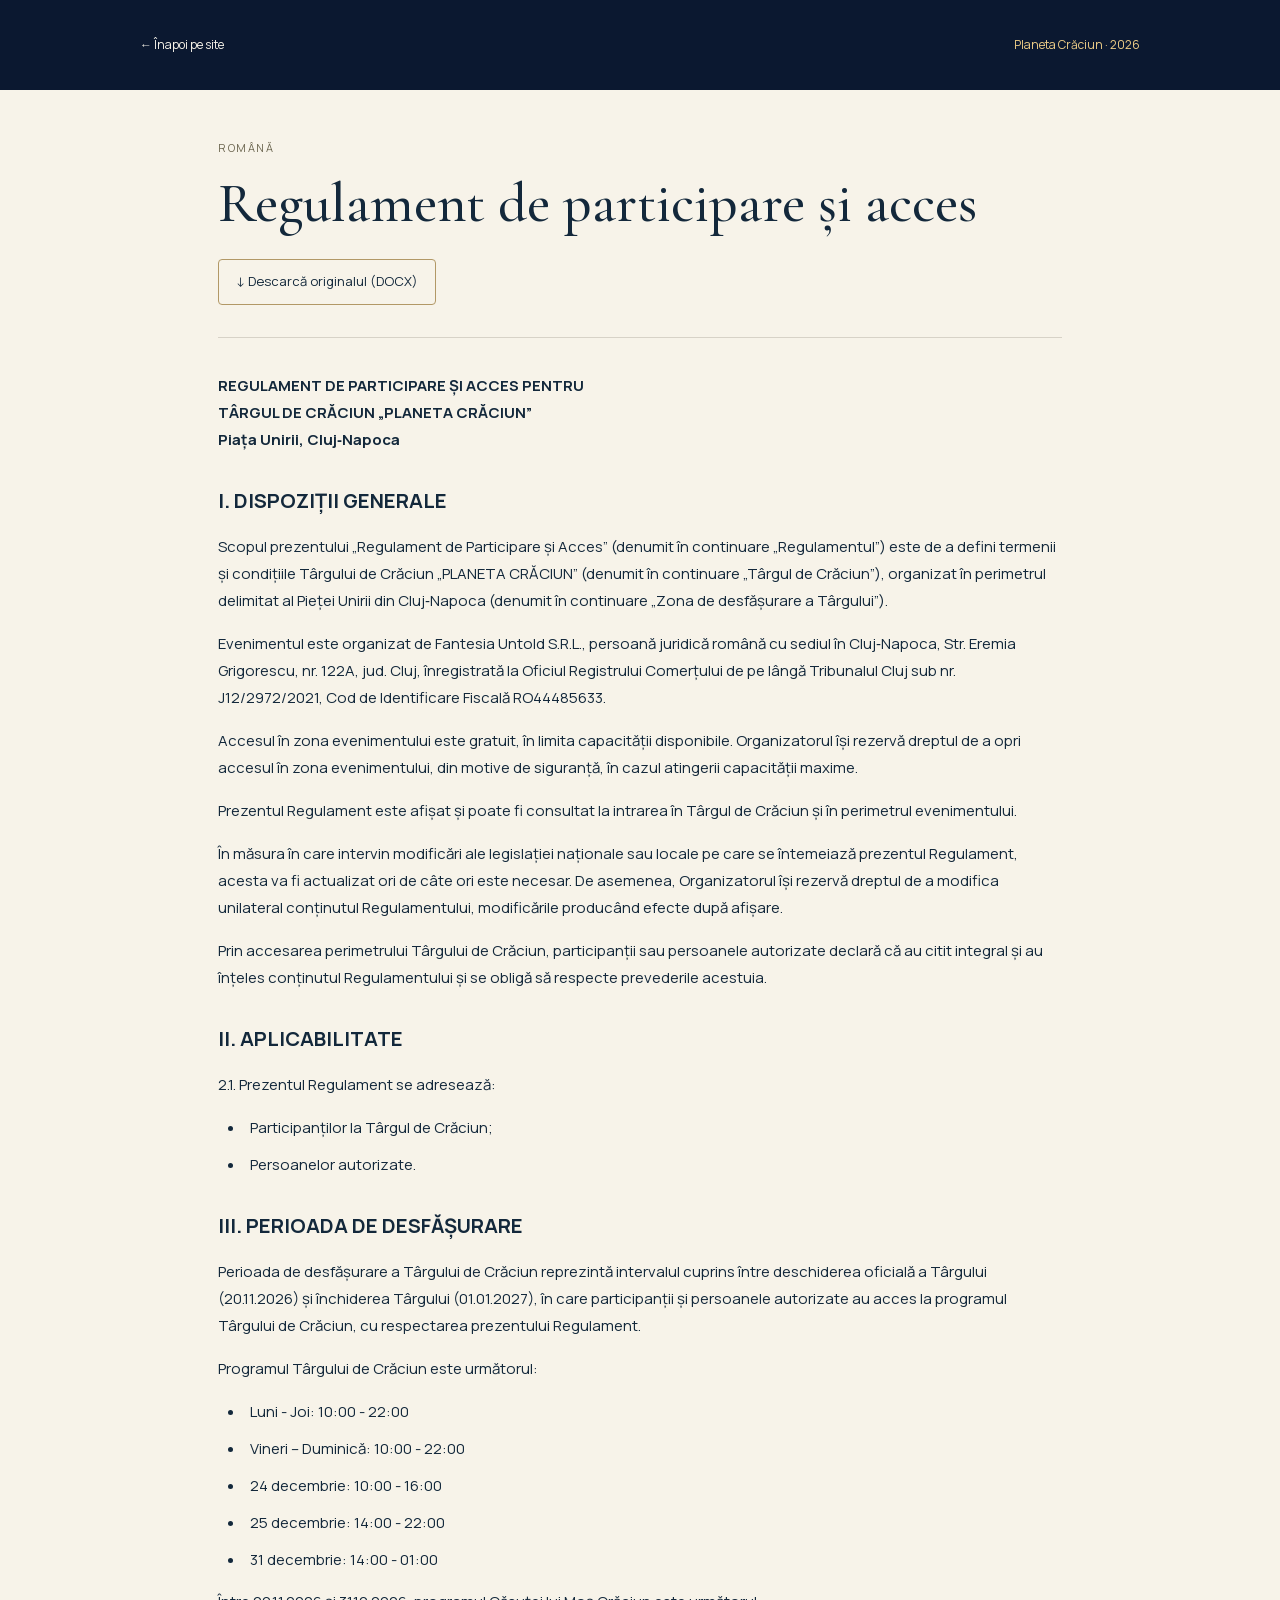
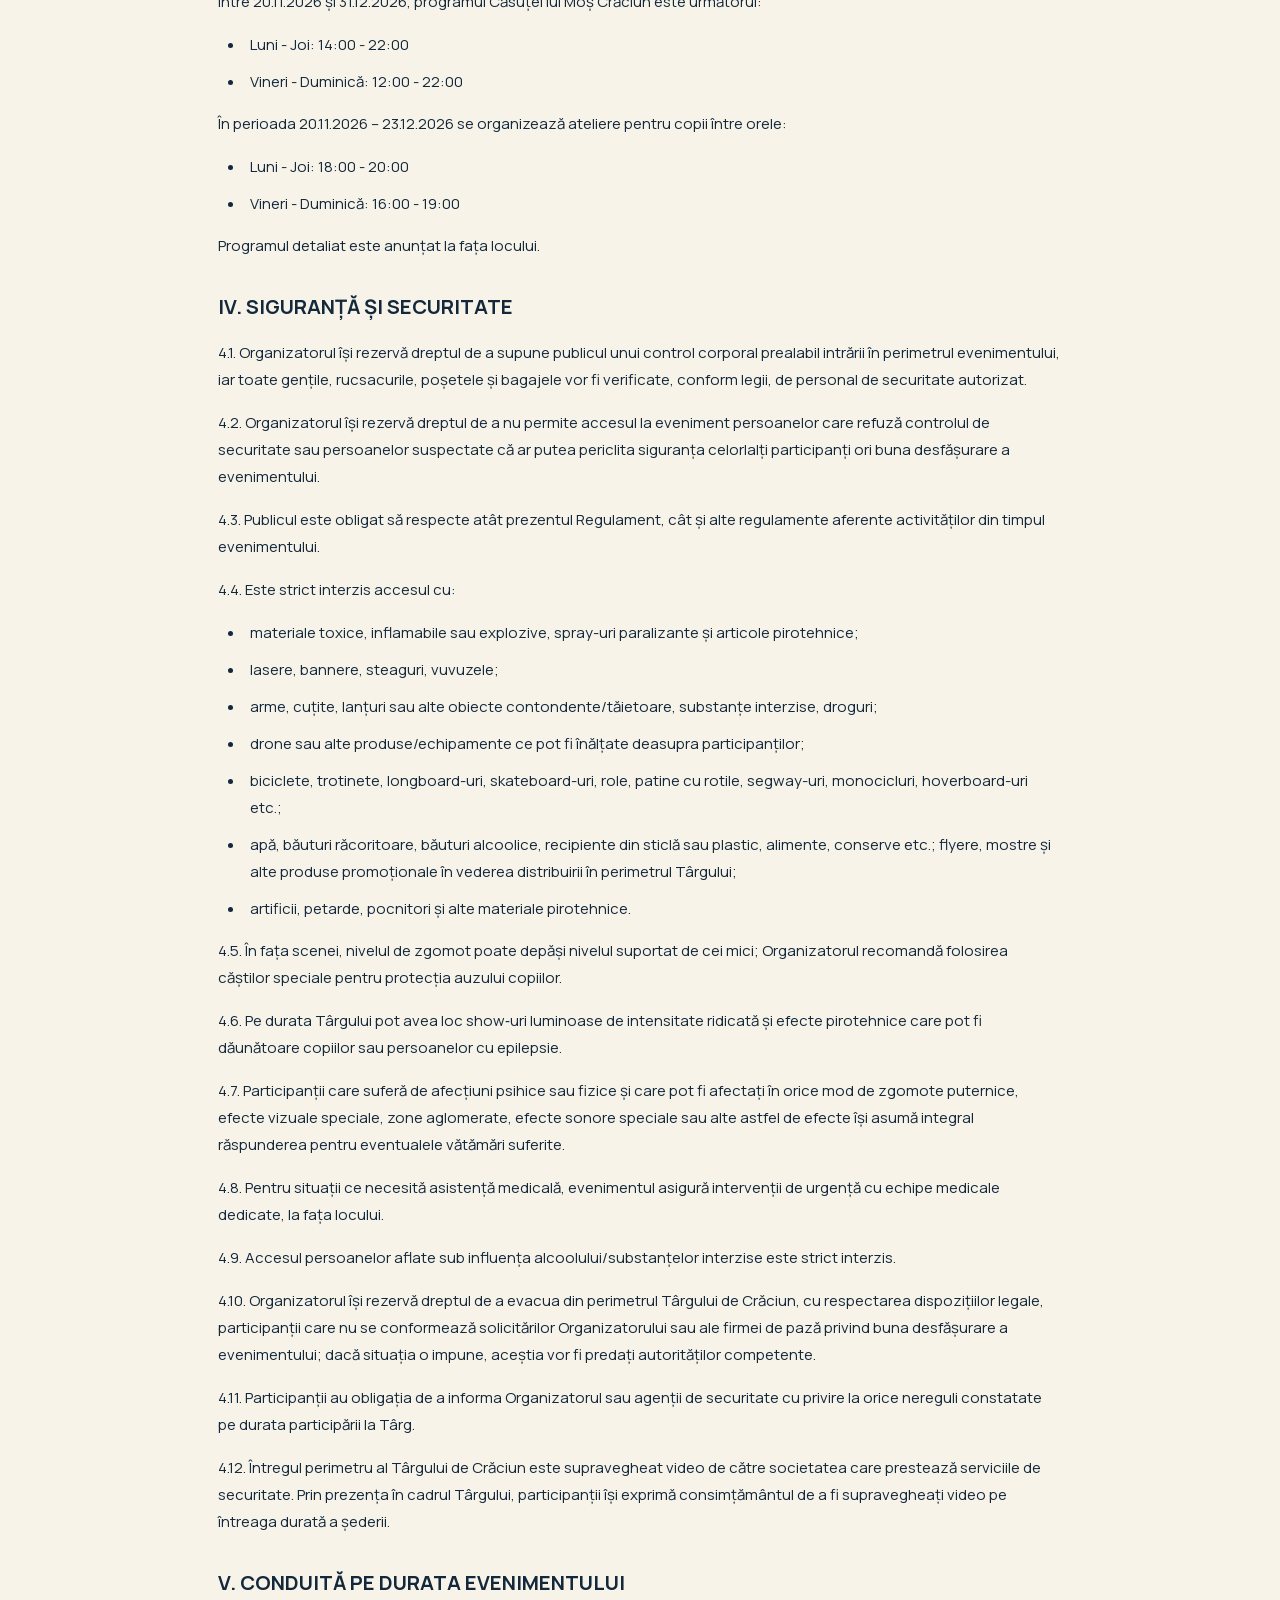
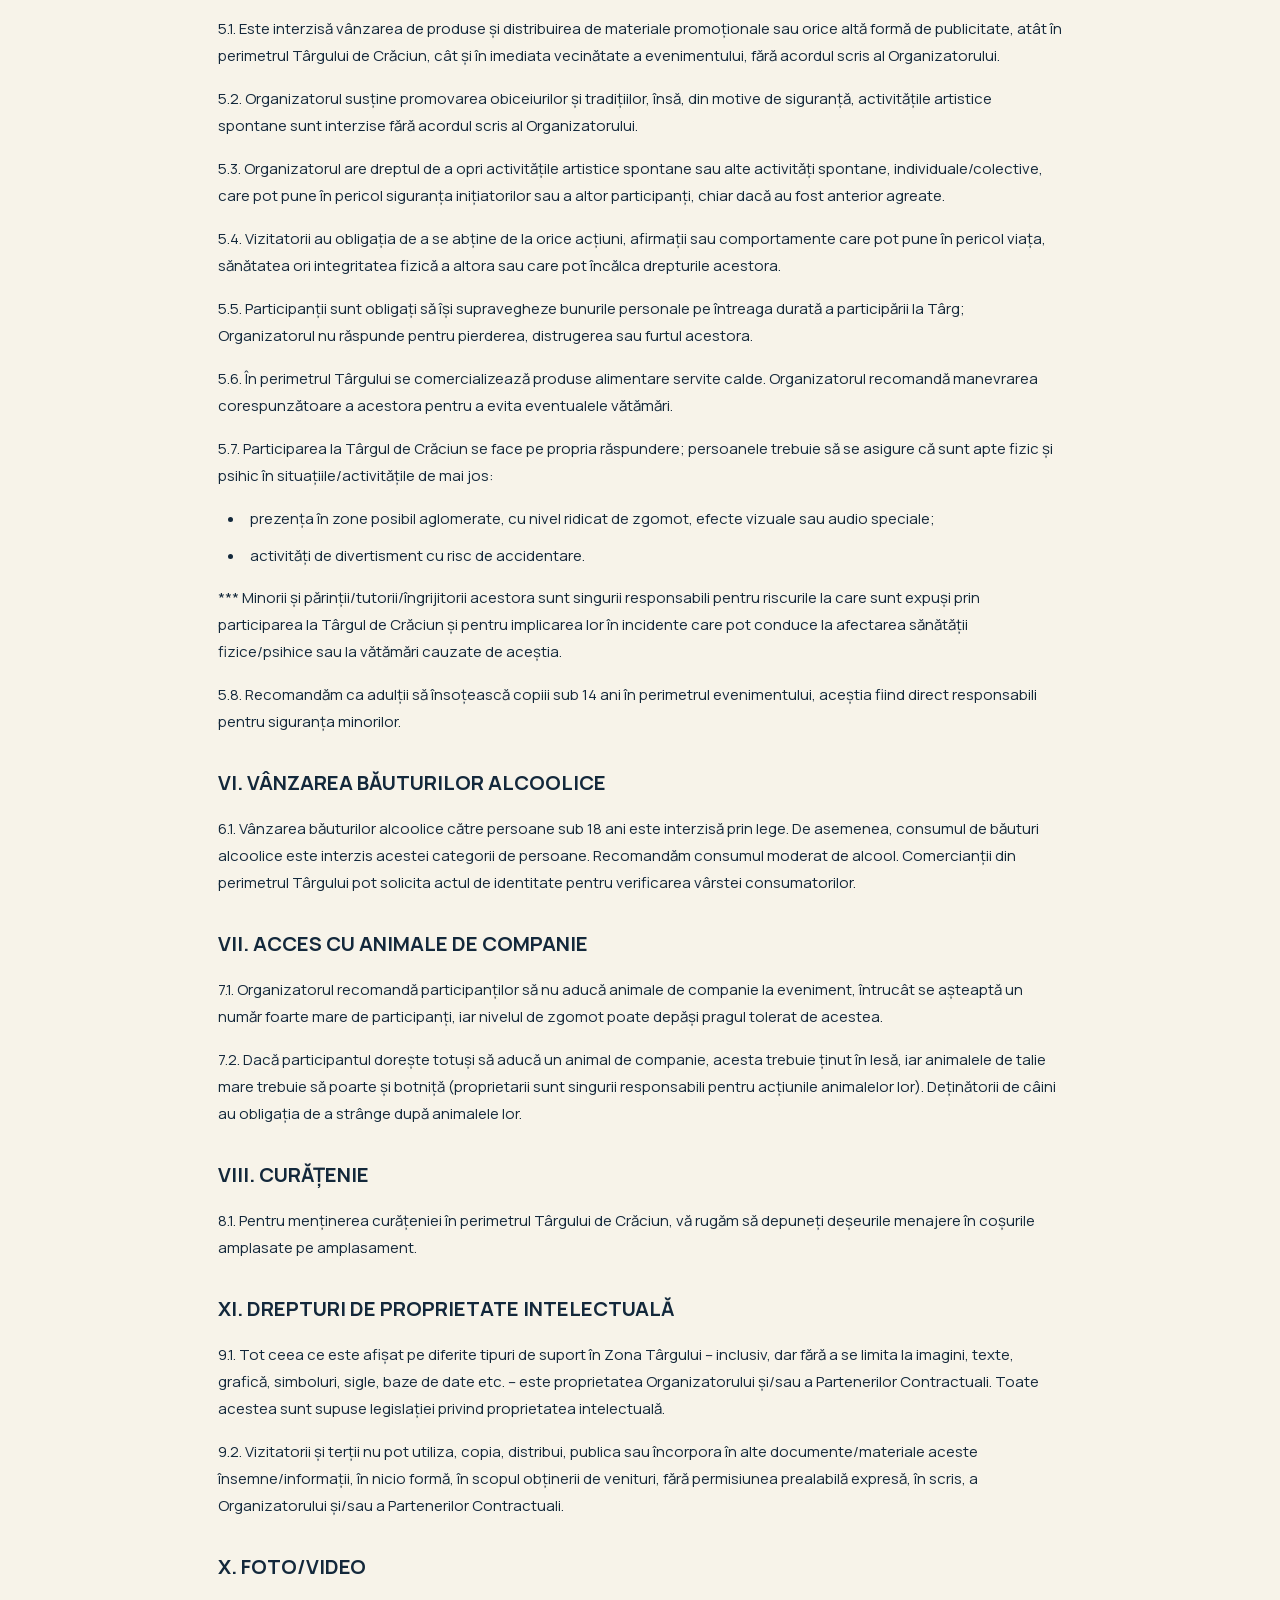
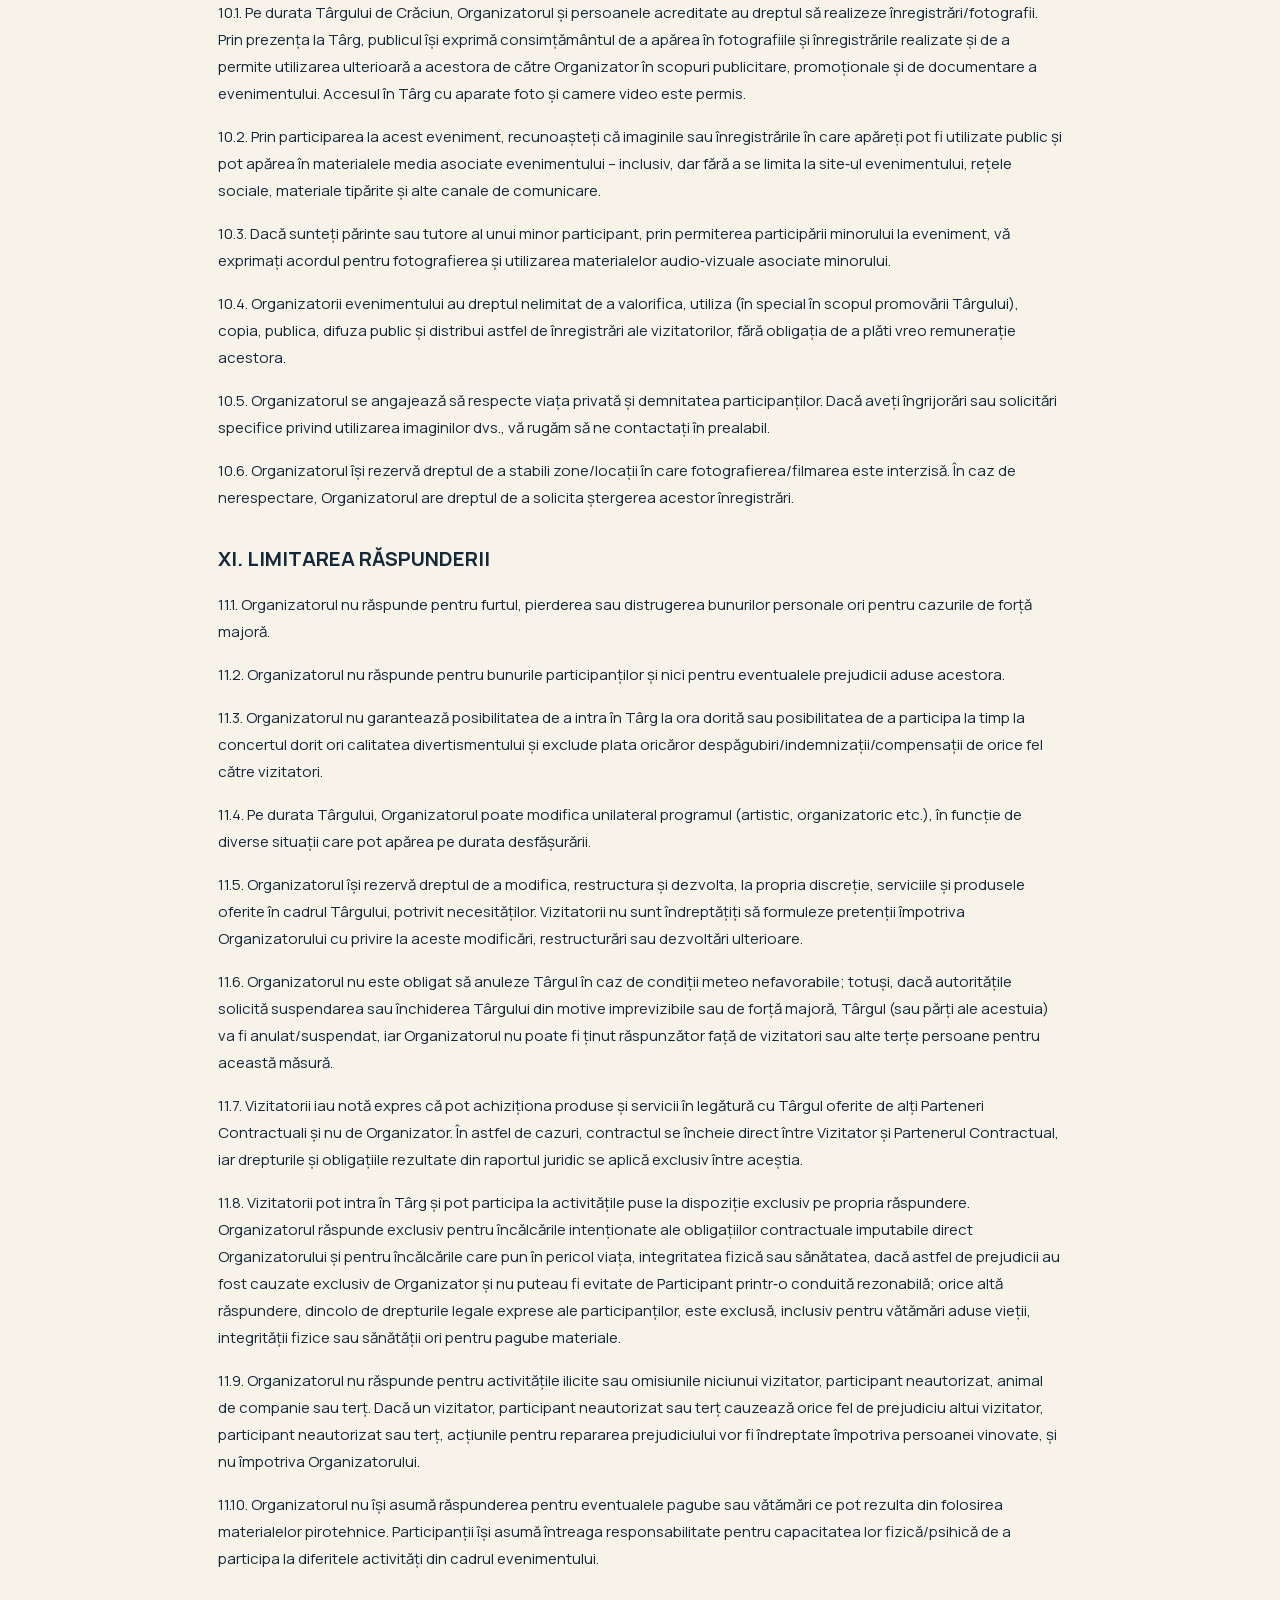
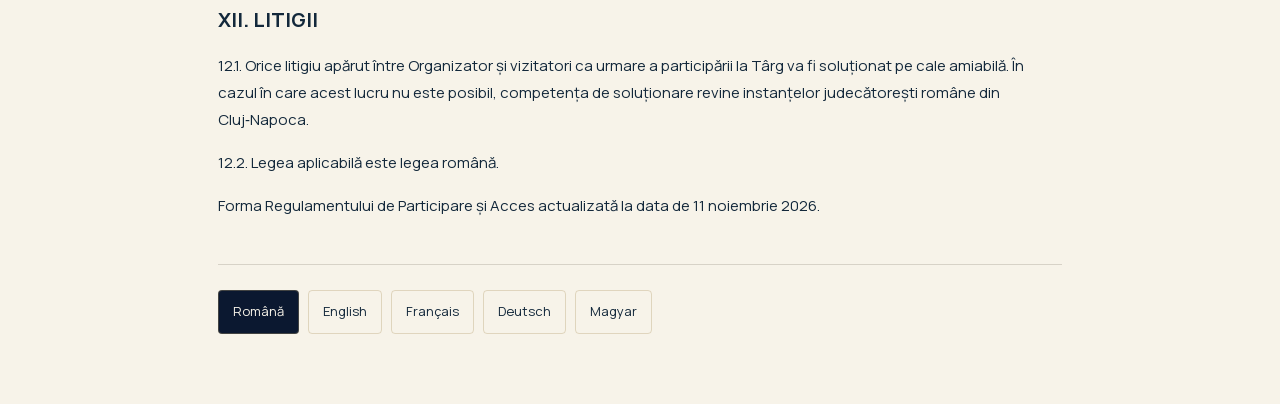
<file: regulamente/ro.html>
<!doctype html>
<html lang="ro"><head><meta charset="utf-8"><meta name="viewport" content="width=device-width, initial-scale=1">
<meta http-equiv="Content-Security-Policy" content="default-src 'self'; script-src 'self'; style-src 'self'; font-src 'self'; img-src 'self' data:; object-src 'none'; base-uri 'none'; form-action 'none'">
<meta name="referrer" content="strict-origin-when-cross-origin"><meta name="robots" content="noindex,nofollow">
<title>Regulament de participare și acces | Planeta Crăciun</title><link rel="icon" href="../assets/snowflake.webp" type="image/webp"><link rel="stylesheet" href="../fonts.css"><link rel="stylesheet" href="../regulations.css?v=2"></head>
<body class="rules-page"><header class="rules-header"><a href="../index.html#regulamente">← Înapoi pe site</a><span>Planeta Crăciun · 2026</span></header>
<main class="rules-reader"><div class="rules-reader-heading"><p class="rules-eyebrow">Română</p><h1>Regulament de participare și acces</h1><a class="rules-download" href="../assets/regulations/ro.docx" download="Planeta-Craciun-Regulament-RO.docx">↓ Descarcă originalul (DOCX)</a></div>
<article class="rules-document" aria-label="Regulament de participare și acces"><p><strong>REGULAMENT DE PARTICIPARE ȘI ACCES PENTRU<br />
TÂRGUL DE CRĂCIUN „PLANETA CRĂCIUN”<br />
Piața Unirii, Cluj‑Napoca</strong></p>
<h2 id="i.-dispoziții-generale">I. DISPOZIȚII GENERALE</h2>
<p>Scopul prezentului „Regulament de Participare și Acces” (denumit în continuare „Regulamentul”) este de a defini termenii și condițiile Târgului de Crăciun „PLANETA CRĂCIUN” (denumit în continuare „Târgul de Crăciun”), organizat în perimetrul delimitat al Pieței Unirii din Cluj‑Napoca (denumit în continuare „Zona de desfășurare a Târgului”).</p>
<p>Evenimentul este organizat de Fantesia Untold S.R.L., persoană juridică română cu sediul în Cluj‑Napoca, Str. Eremia Grigorescu, nr. 122A, jud. Cluj, înregistrată la Oficiul Registrului Comerțului de pe lângă Tribunalul Cluj sub nr. J12/2972/2021, Cod de Identificare Fiscală RO44485633.</p>
<p>Accesul în zona evenimentului este gratuit, în limita capacității disponibile. Organizatorul își rezervă dreptul de a opri accesul în zona evenimentului, din motive de siguranță, în cazul atingerii capacității maxime.</p>
<p>Prezentul Regulament este afișat și poate fi consultat la intrarea în Târgul de Crăciun și în perimetrul evenimentului.</p>
<p>În măsura în care intervin modificări ale legislației naționale sau locale pe care se întemeiază prezentul Regulament, acesta va fi actualizat ori de câte ori este necesar. De asemenea, Organizatorul își rezervă dreptul de a modifica unilateral conținutul Regulamentului, modificările producând efecte după afișare.</p>
<p>Prin accesarea perimetrului Târgului de Crăciun, participanții sau persoanele autorizate declară că au citit integral și au înțeles conținutul Regulamentului și se obligă să respecte prevederile acestuia.</p>
<h2 id="ii.-aplicabilitate">II. APLICABILITATE</h2>
<p>2.1. Prezentul Regulament se adresează:</p>
<ul>
<li><p>Participanților la Târgul de Crăciun;</p></li>
<li><p>Persoanelor autorizate.</p></li>
</ul>
<h2 id="iii.-perioada-de-desfășurare">III. PERIOADA DE DESFĂȘURARE</h2>
<p>Perioada de desfășurare a Târgului de Crăciun reprezintă intervalul cuprins între deschiderea oficială a Târgului (20.11.2026) și închiderea Târgului (01.01.2027), în care participanții și persoanele autorizate au acces la programul Târgului de Crăciun, cu respectarea prezentului Regulament.</p>
<p>Programul Târgului de Crăciun este următorul:</p>
<ul>
<li><p>Luni - Joi: 10:00 - 22:00</p></li>
<li><p>Vineri – Duminică: 10:00 - 22:00</p></li>
<li><p>24 decembrie: 10:00 - 16:00</p></li>
<li><p>25 decembrie: 14:00 - 22:00</p></li>
<li><p>31 decembrie: 14:00 - 01:00</p></li>
</ul>
<p>Între 20.11.2026 și 31.12.2026, programul Căsuței lui Moș Crăciun este următorul:</p>
<ul>
<li><p>Luni - Joi: 14:00 - 22:00</p></li>
<li><p>Vineri - Duminică: 12:00 - 22:00</p></li>
</ul>
<p>În perioada 20.11.2026 – 23.12.2026 se organizează ateliere pentru copii între orele:</p>
<ul>
<li><p>Luni - Joi: 18:00 - 20:00</p></li>
<li><p>Vineri - Duminică: 16:00 - 19:00</p></li>
</ul>
<p>Programul detaliat este anunțat la fața locului.</p>
<h2 id="iv.-siguranță-și-securitate">IV. SIGURANȚĂ ȘI SECURITATE</h2>
<p>4.1. Organizatorul își rezervă dreptul de a supune publicul unui control corporal prealabil intrării în perimetrul evenimentului, iar toate gențile, rucsacurile, poșetele și bagajele vor fi verificate, conform legii, de personal de securitate autorizat.</p>
<p>4.2. Organizatorul își rezervă dreptul de a nu permite accesul la eveniment persoanelor care refuză controlul de securitate sau persoanelor suspectate că ar putea periclita siguranța celorlalți participanți ori buna desfășurare a evenimentului.</p>
<p>4.3. Publicul este obligat să respecte atât prezentul Regulament, cât și alte regulamente aferente activităților din timpul evenimentului.</p>
<p>4.4. Este strict interzis accesul cu:</p>
<ul>
<li><p>materiale toxice, inflamabile sau explozive, spray-uri paralizante și articole pirotehnice;</p></li>
<li><p>lasere, bannere, steaguri, vuvuzele;</p></li>
<li><p>arme, cuțite, lanțuri sau alte obiecte contondente/tăietoare, substanțe interzise, droguri;</p></li>
<li><p>drone sau alte produse/echipamente ce pot fi înălțate deasupra participanților;</p></li>
<li><p>biciclete, trotinete, longboard-uri, skateboard-uri, role, patine cu rotile, segway-uri, monocicluri, hoverboard-uri etc.;</p></li>
<li><p>apă, băuturi răcoritoare, băuturi alcoolice, recipiente din sticlă sau plastic, alimente, conserve etc.; flyere, mostre și alte produse promoționale în vederea distribuirii în perimetrul Târgului;</p></li>
<li><p>artificii, petarde, pocnitori și alte materiale pirotehnice.</p></li>
</ul>
<p>4.5. În fața scenei, nivelul de zgomot poate depăși nivelul suportat de cei mici; Organizatorul recomandă folosirea căștilor speciale pentru protecția auzului copiilor.</p>
<p>4.6. Pe durata Târgului pot avea loc show‑uri luminoase de intensitate ridicată și efecte pirotehnice care pot fi dăunătoare copiilor sau persoanelor cu epilepsie.</p>
<p>4.7. Participanții care suferă de afecțiuni psihice sau fizice și care pot fi afectați în orice mod de zgomote puternice, efecte vizuale speciale, zone aglomerate, efecte sonore speciale sau alte astfel de efecte își asumă integral răspunderea pentru eventualele vătămări suferite.</p>
<p>4.8. Pentru situații ce necesită asistență medicală, evenimentul asigură intervenții de urgență cu echipe medicale dedicate, la fața locului.</p>
<p>4.9. Accesul persoanelor aflate sub influența alcoolului/substanțelor interzise este strict interzis.</p>
<p>4.10. Organizatorul își rezervă dreptul de a evacua din perimetrul Târgului de Crăciun, cu respectarea dispozițiilor legale, participanții care nu se conformează solicitărilor Organizatorului sau ale firmei de pază privind buna desfășurare a evenimentului; dacă situația o impune, aceștia vor fi predați autorităților competente.</p>
<p>4.11. Participanții au obligația de a informa Organizatorul sau agenții de securitate cu privire la orice nereguli constatate pe durata participării la Târg.</p>
<p>4.12. Întregul perimetru al Târgului de Crăciun este supravegheat video de către societatea care prestează serviciile de securitate. Prin prezența în cadrul Târgului, participanții își exprimă consimțământul de a fi supravegheați video pe întreaga durată a șederii.</p>
<h2 id="v.-conduită-pe-durata-evenimentului">V. CONDUITĂ PE DURATA EVENIMENTULUI</h2>
<p>5.1. Este interzisă vânzarea de produse și distribuirea de materiale promoționale sau orice altă formă de publicitate, atât în perimetrul Târgului de Crăciun, cât și în imediata vecinătate a evenimentului, fără acordul scris al Organizatorului.</p>
<p>5.2. Organizatorul susține promovarea obiceiurilor și tradițiilor, însă, din motive de siguranță, activitățile artistice spontane sunt interzise fără acordul scris al Organizatorului.</p>
<p>5.3. Organizatorul are dreptul de a opri activitățile artistice spontane sau alte activități spontane, individuale/colective, care pot pune în pericol siguranța inițiatorilor sau a altor participanți, chiar dacă au fost anterior agreate.</p>
<p>5.4. Vizitatorii au obligația de a se abține de la orice acțiuni, afirmații sau comportamente care pot pune în pericol viața, sănătatea ori integritatea fizică a altora sau care pot încălca drepturile acestora.</p>
<p>5.5. Participanții sunt obligați să își supravegheze bunurile personale pe întreaga durată a participării la Târg; Organizatorul nu răspunde pentru pierderea, distrugerea sau furtul acestora.</p>
<p>5.6. În perimetrul Târgului se comercializează produse alimentare servite calde. Organizatorul recomandă manevrarea corespunzătoare a acestora pentru a evita eventualele vătămări.</p>
<p>5.7. Participarea la Târgul de Crăciun se face pe propria răspundere; persoanele trebuie să se asigure că sunt apte fizic și psihic în situațiile/activitățile de mai jos:</p>
<ul>
<li><p>prezența în zone posibil aglomerate, cu nivel ridicat de zgomot, efecte vizuale sau audio speciale;</p></li>
<li><p>activități de divertisment cu risc de accidentare.</p></li>
</ul>
<p>*** Minorii și părinții/tutorii/îngrijitorii acestora sunt singurii responsabili pentru riscurile la care sunt expuși prin participarea la Târgul de Crăciun și pentru implicarea lor în incidente care pot conduce la afectarea sănătății fizice/psihice sau la vătămări cauzate de aceștia.</p>
<p>5.8. Recomandăm ca adulții să însoțească copiii sub 14 ani în perimetrul evenimentului, aceștia fiind direct responsabili pentru siguranța minorilor.</p>
<h2 id="vi.-vânzarea-băuturilor-alcoolice">VI. VÂNZAREA BĂUTURILOR ALCOOLICE</h2>
<p>6.1. Vânzarea băuturilor alcoolice către persoane sub 18 ani este interzisă prin lege. De asemenea, consumul de băuturi alcoolice este interzis acestei categorii de persoane. Recomandăm consumul moderat de alcool. Comercianții din perimetrul Târgului pot solicita actul de identitate pentru verificarea vârstei consumatorilor.</p>
<h2 id="vii.-acces-cu-animale-de-companie">VII. ACCES CU ANIMALE DE COMPANIE</h2>
<p>7.1. Organizatorul recomandă participanților să nu aducă animale de companie la eveniment, întrucât se așteaptă un număr foarte mare de participanți, iar nivelul de zgomot poate depăși pragul tolerat de acestea.</p>
<p>7.2. Dacă participantul dorește totuși să aducă un animal de companie, acesta trebuie ținut în lesă, iar animalele de talie mare trebuie să poarte și botniță (proprietarii sunt singurii responsabili pentru acțiunile animalelor lor). Deținătorii de câini au obligația de a strânge după animalele lor.</p>
<h2 id="viii.-curățenie">VIII. CURĂȚENIE</h2>
<p>8.1. Pentru menținerea curățeniei în perimetrul Târgului de Crăciun, vă rugăm să depuneți deșeurile menajere în coșurile amplasate pe amplasament.</p>
<h2 id="xi.-drepturi-de-proprietate-intelectuală">XI. DREPTURI DE PROPRIETATE INTELECTUALĂ</h2>
<p>9.1. Tot ceea ce este afișat pe diferite tipuri de suport în Zona Târgului – inclusiv, dar fără a se limita la imagini, texte, grafică, simboluri, sigle, baze de date etc. – este proprietatea Organizatorului și/sau a Partenerilor Contractuali. Toate acestea sunt supuse legislației privind proprietatea intelectuală.</p>
<p>9.2. Vizitatorii și terții nu pot utiliza, copia, distribui, publica sau încorpora în alte documente/materiale aceste însemne/informații, în nicio formă, în scopul obținerii de venituri, fără permisiunea prealabilă expresă, în scris, a Organizatorului și/sau a Partenerilor Contractuali.</p>
<h2 id="x.-fotovideo">X. FOTO/VIDEO</h2>
<p>10.1. Pe durata Târgului de Crăciun, Organizatorul și persoanele acreditate au dreptul să realizeze înregistrări/fotografii. Prin prezența la Târg, publicul își exprimă consimțământul de a apărea în fotografiile și înregistrările realizate și de a permite utilizarea ulterioară a acestora de către Organizator în scopuri publicitare, promoționale și de documentare a evenimentului. Accesul în Târg cu aparate foto și camere video este permis.</p>
<p>10.2. Prin participarea la acest eveniment, recunoașteți că imaginile sau înregistrările în care apăreți pot fi utilizate public și pot apărea în materialele media asociate evenimentului – inclusiv, dar fără a se limita la site‑ul evenimentului, rețele sociale, materiale tipărite și alte canale de comunicare.</p>
<p>10.3. Dacă sunteți părinte sau tutore al unui minor participant, prin permiterea participării minorului la eveniment, vă exprimați acordul pentru fotografierea și utilizarea materialelor audio‑vizuale asociate minorului.</p>
<p>10.4. Organizatorii evenimentului au dreptul nelimitat de a valorifica, utiliza (în special în scopul promovării Târgului), copia, publica, difuza public și distribui astfel de înregistrări ale vizitatorilor, fără obligația de a plăti vreo remunerație acestora.</p>
<p>10.5. Organizatorul se angajează să respecte viața privată și demnitatea participanților. Dacă aveți îngrijorări sau solicitări specifice privind utilizarea imaginilor dvs., vă rugăm să ne contactați în prealabil.</p>
<p>10.6. Organizatorul își rezervă dreptul de a stabili zone/locații în care fotografierea/filmarea este interzisă. În caz de nerespectare, Organizatorul are dreptul de a solicita ștergerea acestor înregistrări.</p>
<h2 id="xi.-limitarea-răspunderii">XI. LIMITAREA RĂSPUNDERII</h2>
<p>11.1. Organizatorul nu răspunde pentru furtul, pierderea sau distrugerea bunurilor personale ori pentru cazurile de forță majoră.</p>
<p>11.2. Organizatorul nu răspunde pentru bunurile participanților și nici pentru eventualele prejudicii aduse acestora.</p>
<p>11.3. Organizatorul nu garantează posibilitatea de a intra în Târg la ora dorită sau posibilitatea de a participa la timp la concertul dorit ori calitatea divertismentului și exclude plata oricăror despăgubiri/indemnizații/compensații de orice fel către vizitatori.</p>
<p>11.4. Pe durata Târgului, Organizatorul poate modifica unilateral programul (artistic, organizatoric etc.), în funcție de diverse situații care pot apărea pe durata desfășurării.</p>
<p>11.5. Organizatorul își rezervă dreptul de a modifica, restructura și dezvolta, la propria discreție, serviciile și produsele oferite în cadrul Târgului, potrivit necesităților. Vizitatorii nu sunt îndreptățiți să formuleze pretenții împotriva Organizatorului cu privire la aceste modificări, restructurări sau dezvoltări ulterioare.</p>
<p>11.6. Organizatorul nu este obligat să anuleze Târgul în caz de condiții meteo nefavorabile; totuși, dacă autoritățile solicită suspendarea sau închiderea Târgului din motive imprevizibile sau de forță majoră, Târgul (sau părți ale acestuia) va fi anulat/suspendat, iar Organizatorul nu poate fi ținut răspunzător față de vizitatori sau alte terțe persoane pentru această măsură.</p>
<p>11.7. Vizitatorii iau notă expres că pot achiziționa produse și servicii în legătură cu Târgul oferite de alți Parteneri Contractuali și nu de Organizator. În astfel de cazuri, contractul se încheie direct între Vizitator și Partenerul Contractual, iar drepturile și obligațiile rezultate din raportul juridic se aplică exclusiv între aceștia.</p>
<p>11.8. Vizitatorii pot intra în Târg și pot participa la activitățile puse la dispoziție exclusiv pe propria răspundere. Organizatorul răspunde exclusiv pentru încălcările intenționate ale obligațiilor contractuale imputabile direct Organizatorului și pentru încălcările care pun în pericol viața, integritatea fizică sau sănătatea, dacă astfel de prejudicii au fost cauzate exclusiv de Organizator și nu puteau fi evitate de Participant printr‑o conduită rezonabilă; orice altă răspundere, dincolo de drepturile legale exprese ale participanților, este exclusă, inclusiv pentru vătămări aduse vieții, integrității fizice sau sănătății ori pentru pagube materiale.</p>
<p>11.9. Organizatorul nu răspunde pentru activitățile ilicite sau omisiunile niciunui vizitator, participant neautorizat, animal de companie sau terț. Dacă un vizitator, participant neautorizat sau terț cauzează orice fel de prejudiciu altui vizitator, participant neautorizat sau terț, acțiunile pentru repararea prejudiciului vor fi îndreptate împotriva persoanei vinovate, și nu împotriva Organizatorului.</p>
<p>11.10. Organizatorul nu își asumă răspunderea pentru eventualele pagube sau vătămări ce pot rezulta din folosirea materialelor pirotehnice. Participanții își asumă întreaga responsabilitate pentru capacitatea lor fizică/psihică de a participa la diferitele activități din cadrul evenimentului.</p>
<h2 id="xii.-litigii">XII. LITIGII</h2>
<p>12.1. Orice litigiu apărut între Organizator și vizitatori ca urmare a participării la Târg va fi soluționat pe cale amiabilă. În cazul în care acest lucru nu este posibil, competența de soluționare revine instanțelor judecătorești române din Cluj‑Napoca.</p>
<p>12.2. Legea aplicabilă este legea română.</p>
<p>Forma Regulamentului de Participare și Acces actualizată la data de 11 noiembrie 2026.</p>
</article>
<nav class="rules-other-languages" aria-label="Regulamente în alte limbi"><a href="ro.html" lang="ro" hreflang="ro" aria-current="page">Română</a><a href="en.html" lang="en" hreflang="en">English</a><a href="fr.html" lang="fr" hreflang="fr">Français</a><a href="de.html" lang="de" hreflang="de">Deutsch</a><a href="hu.html" lang="hu" hreflang="hu">Magyar</a></nav></main></body></html>
</file>
<file: fonts.css>
@font-face {
  font-family: 'Cormorant Garamond';
  font-style: italic;
  font-weight: 500;
  font-display: swap;
  src: url(assets/fonts/font-0.woff2) format('woff2');
  unicode-range: U+0100-02BA, U+02BD-02C5, U+02C7-02CC, U+02CE-02D7, U+02DD-02FF, U+0304, U+0308, U+0329, U+1D00-1DBF, U+1E00-1E9F, U+1EF2-1EFF, U+2020, U+20A0-20AB, U+20AD-20C4, U+2113, U+2C60-2C7F, U+A720-A7FF;
}
@font-face {
  font-family: 'Cormorant Garamond';
  font-style: italic;
  font-weight: 500;
  font-display: swap;
  src: url(assets/fonts/font-1.woff2) format('woff2');
  unicode-range: U+0000-00FF, U+0131, U+0152-0153, U+02BB-02BC, U+02C6, U+02DA, U+02DC, U+0304, U+0308, U+0329, U+2000-206F, U+20AC, U+2122, U+2191, U+2193, U+2212, U+2215, U+FEFF, U+FFFD;
}
@font-face {
  font-family: 'Cormorant Garamond';
  font-style: normal;
  font-weight: 500 600;
  font-display: swap;
  src: url(assets/fonts/font-2.woff2) format('woff2');
  unicode-range: U+0100-02BA, U+02BD-02C5, U+02C7-02CC, U+02CE-02D7, U+02DD-02FF, U+0304, U+0308, U+0329, U+1D00-1DBF, U+1E00-1E9F, U+1EF2-1EFF, U+2020, U+20A0-20AB, U+20AD-20C4, U+2113, U+2C60-2C7F, U+A720-A7FF;
}
@font-face {
  font-family: 'Cormorant Garamond';
  font-style: normal;
  font-weight: 500 600;
  font-display: swap;
  src: url(assets/fonts/font-3.woff2) format('woff2');
  unicode-range: U+0000-00FF, U+0131, U+0152-0153, U+02BB-02BC, U+02C6, U+02DA, U+02DC, U+0304, U+0308, U+0329, U+2000-206F, U+20AC, U+2122, U+2191, U+2193, U+2212, U+2215, U+FEFF, U+FFFD;
}
@font-face {
  font-family: 'Manrope';
  font-style: normal;
  font-weight: 400 700;
  font-display: swap;
  src: url(assets/fonts/font-4.woff2) format('woff2');
  unicode-range: U+0100-02BA, U+02BD-02C5, U+02C7-02CC, U+02CE-02D7, U+02DD-02FF, U+0304, U+0308, U+0329, U+1D00-1DBF, U+1E00-1E9F, U+1EF2-1EFF, U+2020, U+20A0-20AB, U+20AD-20C4, U+2113, U+2C60-2C7F, U+A720-A7FF;
}
@font-face {
  font-family: 'Manrope';
  font-style: normal;
  font-weight: 400 700;
  font-display: swap;
  src: url(assets/fonts/font-5.woff2) format('woff2');
  unicode-range: U+0000-00FF, U+0131, U+0152-0153, U+02BB-02BC, U+02C6, U+02DA, U+02DC, U+0304, U+0308, U+0329, U+2000-206F, U+20AC, U+2122, U+2191, U+2193, U+2212, U+2215, U+FEFF, U+FFFD;
}
</file>
<file: styles.css>
:root{--navy:#0b1830;--ink:#13283b;--cream:#f7f3e9;--gold:#edcc86;--muted:#59636b;--line:#d7d2c7;--ease:cubic-bezier(.22,1,.36,1);font-synthesis:none;color-scheme:light}*{box-sizing:border-box}html{scroll-behavior:smooth;scroll-padding-top:105px}body{margin:0;background:var(--cream);color:var(--ink);font-family:'Manrope',Arial,sans-serif;font-size:14px;line-height:1.7}body:has(dialog[open]){overflow:hidden}button,input{font:inherit}button,a,input,summary{-webkit-tap-highlight-color:transparent}button{cursor:pointer}a{color:inherit;text-decoration:none}button{color:inherit}img{display:block;max-width:100%;height:auto}h1,h2,h3,h4,p{margin:0}h1,h2,h3,.interlude-title{font-family:'Cormorant Garamond',Georgia,serif;font-weight:500;line-height:1.04}h2{font-size:clamp(46px,4.3vw,70px);letter-spacing:-.035em}h2 em{font-weight:500}p{line-height:1.85}button:focus-visible,a:focus-visible,input:focus-visible,summary:focus-visible{outline:3px solid #b67516;outline-offset:5px}.skip-link{position:fixed;top:-100px;left:12px;z-index:100;padding:12px;background:var(--cream)}.skip-link:focus{top:12px}.site-header{position:absolute;z-index:20;top:0;width:100%;height:108px;padding:0 5%;display:flex;align-items:center;gap:40px;color:var(--cream);border-bottom:1px solid #ffffff24}.brand{display:flex;flex-direction:column;flex-shrink:0}.brand-title{font-family:'Cormorant Garamond',Georgia,serif;font-weight:600;font-size:28px;line-height:1.15}.brand-detail{font-size:9px;letter-spacing:.21em;margin-top:6px}.desktop-nav{display:flex;gap:32px;margin:auto;font-size:12px}.desktop-nav a{padding:12px 0;position:relative}.desktop-nav a:after,.text-link:after{content:'';position:absolute;bottom:5px;left:0;height:1px;width:100%;background:currentColor;transform:scaleX(0);transform-origin:left;transition:transform .25s}.desktop-nav a:hover:after,.text-link:hover:after{transform:scaleX(1)}.header-cta{font-size:12px;border:1px solid #edcc8666;padding:12px 20px;border-radius:3px;display:flex;gap:25px;align-items:center}.header-cta:hover{background:#edcc861c}.menu-toggle{display:none}.hero{min-height:820px;height:min(920px,100svh);position:relative;overflow:hidden;color:var(--cream);background:#0b1830}.hero-sky{position:absolute;inset:0;width:100%;height:100%;object-fit:cover;object-position:center 64%;opacity:.82}.hero-shade{position:absolute;inset:0;background:linear-gradient(90deg,rgba(8,20,40,.96) 0%,rgba(8,20,40,.80) 37%,rgba(8,20,40,.04) 75%),linear-gradient(0deg,rgba(8,20,40,.95),transparent 22%)}.hero-copy{position:relative;z-index:3;padding-top:184px;margin-left:8%;width:46%;max-width:660px}.eyebrow{font-size:10px;font-weight:600;letter-spacing:.18em;line-height:1.65}.eyebrow.light{color:#e9d8b5}.hero h1{font-size:clamp(92px,9.5vw,150px);letter-spacing:-.045em;margin-top:25px;line-height:.83}.hero h1 span,.hero h1 em{display:block}.hero h1 em{font-weight:500;color:#f2d593;margin-left:70px;margin-top:12px}.hero-tagline{font-family:'Cormorant Garamond',Georgia,serif;font-size:31px;line-height:1.3;margin-top:30px}.hero-description{max-width:380px;color:#d1d6df;margin-top:15px;font-size:13px;line-height:1.9}.hero-actions{display:flex;gap:28px;align-items:center;margin-top:30px}.button{display:inline-flex;align-items:center;justify-content:space-between;gap:28px;padding:16px 24px;border:1px solid transparent;border-radius:3px;font-size:12px;font-weight:700;min-height:52px;transition:background .2s,transform .2s}.button:hover{transform:translateY(-2px)}.button.gold{background:var(--gold);color:#12263d}.button.gold:hover{background:#f6dda7}.button.dark{background:var(--navy);color:var(--cream)}.text-link{font-size:12px;display:inline-flex;align-items:center;gap:22px;padding:10px 0;position:relative;font-weight:600}.light-link{color:#f4e8ce}.edition-note{font-size:10px;color:#d5d9df;display:flex;align-items:center;gap:10px;margin-top:22px}.status-dot{width:5px;height:5px;flex-shrink:0;background:#edcc86;border-radius:50%}.hero-scene{position:absolute;width:58%;height:calc(100% - 120px);bottom:0;right:0;pointer-events:none}.hero-scene img{position:absolute;object-fit:contain}.scene-planet{width:49%;right:20%;top:1%;opacity:.9;filter:drop-shadow(0 0 35px #efcc7850)}.scene-reindeer{height:80%;width:auto;right:19%;bottom:3%;z-index:2;filter:drop-shadow(0 20px 20px #05112d66);animation:scene-enter 1.2s var(--ease) both}.scene-cottage{width:40%;right:-3%;bottom:1%;z-index:3;filter:drop-shadow(0 15px 20px #05112d80);animation:scene-enter 1.2s .15s var(--ease) both}.scene-cookie{width:16%;right:3%;bottom:1%;z-index:4;transform:rotate(8deg)}.scene-flake{width:42px;opacity:.7}.flake-one{left:15%;top:29%;animation:float 7s ease-in-out infinite}.flake-two{right:7%;top:22%;width:25px;animation:float 8s 1s ease-in-out infinite}.scene-caption{position:absolute;right:9%;top:48%;font-size:8px;line-height:1.8;letter-spacing:.18em;writing-mode:vertical-rl;color:#e7d7b2}.scroll-cue{position:absolute;bottom:32px;left:8%;z-index:4;display:flex;gap:12px;align-items:center;font-size:9px;letter-spacing:.06em;color:#d5d9df}.scroll-cue span{border:1px solid #ffffff40;border-radius:30px;display:grid;place-items:center;width:25px;height:36px;font-size:16px}.hero-side-note{position:absolute;bottom:35px;right:5%;font-size:8px;letter-spacing:.12em;color:#cfcbc1;z-index:5}.chapter-strip{display:flex;justify-content:space-around;align-items:center;gap:24px;padding:23px 5%;border-bottom:1px solid var(--line);font-size:9px;font-weight:600;letter-spacing:.12em;white-space:nowrap}.chapter-strip img{object-fit:contain}.section-pad{padding:110px 8%}.story{display:grid;grid-template-columns:1fr 3fr;gap:70px}.story-label{display:flex;flex-direction:column;gap:55px;align-items:flex-start}.chapter-number{font-size:10px;letter-spacing:.13em;color:var(--muted)}.story-label img{opacity:.8}.story-copy .eyebrow{margin-bottom:24px}.story-bottom{display:grid;grid-template-columns:1fr 1fr;gap:45px;margin-top:34px;max-width:790px;color:var(--muted);font-size:13px}.section-heading{display:flex;justify-content:space-between;align-items:flex-end;gap:35px;margin-bottom:42px}.section-heading .eyebrow{margin-bottom:22px}.section-heading>p{font-size:12px;color:var(--muted);padding-bottom:5px}.experiences{padding-top:18px}.experience-grid{display:grid;grid-template-columns:1fr 1fr 1fr;gap:21px}.experience-card{border:1px solid #d8d1c1;display:flex;flex-direction:column;padding:24px 25px 26px;text-align:left;min-width:0;border-radius:3px;overflow:hidden;transition:border-color .25s;background:#eee9df}.card-wonder{background:#e5e9e6}.card-taste{background:#f0e5d2}.card-gift{background:#e4e7e9}.card-top{display:flex;justify-content:space-between;gap:14px;align-items:flex-start;font-size:8px;letter-spacing:.08em;line-height:1.8}.card-top>span:first-child{max-width:170px}.card-art{height:265px;display:grid;place-items:center;padding:10px;overflow:hidden}.card-art img{width:100%;height:100%;object-fit:contain;transition:transform .7s var(--ease);filter:drop-shadow(0 15px 12px #28334217)}.card-gift .card-art img{max-height:220px}.experience-card:hover .card-art img{transform:translateY(-7px) rotate(-2deg) scale(1.025)}.experience-card:hover{border-color:#a9987a}.card-bottom{display:flex;justify-content:space-between;align-items:center;gap:10px}.card-bottom h3{font-size:30px;letter-spacing:-.025em}.card-bottom p{font-size:10px;margin-top:9px;color:#4d5b60}.round-arrow{width:34px;height:34px;border:1px solid #263b4155;border-radius:50%;display:grid;place-items:center;font-size:19px;flex-shrink:0;transition:background .2s,color .2s}.experience-card:hover .round-arrow{background:var(--navy);color:var(--cream)}.section-footnote{font-size:10px;color:var(--muted);margin-top:20px}.interlude{height:510px;position:relative;overflow:hidden;background:#0b1830;color:var(--cream);display:grid;place-items:center}.interlude>img{position:absolute;width:100%;height:100%;object-fit:cover;object-position:center 56%;opacity:.65}.interlude:after{content:'';position:absolute;inset:0;background:#0b18304d}.interlude-copy{position:relative;z-index:1;text-align:center;text-shadow:0 2px 20px #0b183099}.interlude-title{font-size:clamp(56px,6vw,90px);letter-spacing:-.035em;margin:23px 0 19px}.interlude-title em{color:#f4d797}.program-controls{display:flex;justify-content:space-between;gap:20px;align-items:center;border-bottom:1px solid var(--line);padding-bottom:20px}.filter-group{display:flex;gap:6px;flex-wrap:wrap}.filter{padding:10px 15px;border-radius:3px;background:transparent;border:1px solid transparent;font-size:11px;min-height:44px}.filter:hover{border-color:var(--line)}.filter.active{background:var(--navy);color:var(--cream)}.date-label{font-size:10px;display:flex;align-items:center;gap:15px;white-space:nowrap}input[type=date]{padding:10px;border:1px solid var(--line);border-radius:3px;background:transparent;font-size:11px;min-height:44px;color:var(--ink);max-width:180px}.program-results{border-bottom:1px solid var(--line)}.program-empty{padding:55px 24px;text-align:center}.program-empty img{margin:0 auto 20px}.program-empty h3{font-size:36px}.program-empty p{font-size:12px;color:var(--muted);max-width:490px;margin:12px auto 0}.program-note{font-size:10px;color:var(--muted);margin-top:16px}.event-row{padding:25px 0;display:flex;justify-content:space-between;gap:20px}.event-row h3{font-size:28px}.visit{background:#10263b;color:#f2eddf;display:grid;grid-template-columns:1.15fr 1fr;gap:100px;align-items:center}.visit-intro h2{font-size:clamp(45px,4.4vw,68px);margin:25px 0}.visit-intro h2 em{color:#edcc86}.visit-intro>p:not(.eyebrow){max-width:440px;font-size:12px;color:#c4cdd4}.visit-facts{display:flex;gap:55px;margin-top:35px;padding-top:25px;border-top:1px solid #ffffff28}.visit-facts div{display:flex;flex-direction:column;gap:5px}.visit-facts span{font-size:9px;letter-spacing:.1em;color:#bfccd6}.visit-facts strong{font-size:16px;font-weight:500}.visit-intro .visit-note{font-size:10px!important;margin-top:18px;line-height:1.8;max-width:390px!important}.visit-planner{background:var(--cream);color:var(--ink);padding:35px;border:1px solid #dfd7c4;border-radius:3px}.planner-label{font-size:8px;letter-spacing:.13em}.visit-planner h3{font-size:42px;margin:18px 0 22px}.companions{display:grid;grid-template-columns:1fr 1fr 1fr;border-bottom:1px solid var(--line);gap:5px;padding-bottom:20px}.companions button{font-size:10px;padding:10px 6px;border:1px solid var(--line);border-radius:3px;background:none;min-height:42px}.companions .selected{background:var(--navy);color:var(--cream);border-color:var(--navy)}#itinerary{padding:23px 0;min-height:240px}#itinerary h4{font-size:13px;font-weight:600}#itinerary ol{padding-left:20px;margin:14px 0 0;display:flex;flex-direction:column;gap:10px}#itinerary li{padding-left:7px;font-size:11px;color:#4c5c66}#itinerary li::marker{color:#8b672d;font-weight:700}.full{width:100%}.planner-disclaimer{font-size:9px;color:var(--muted);margin-top:13px;text-align:center;line-height:1.7}.faq{display:grid;grid-template-columns:1fr 1.1fr;gap:80px}.faq-heading h2{font-size:clamp(43px,3.8vw,60px);margin-top:22px}.faq-heading img{width:135px;height:165px;object-fit:contain;margin:30px 0 0 40px;transform:rotate(-8deg)}.faq-list{padding-top:5px}details{border-bottom:1px solid var(--line)}summary{list-style:none;display:flex;align-items:center;justify-content:space-between;gap:20px;padding:23px 0;font-size:12px;cursor:pointer;font-weight:600;min-height:67px}summary::-webkit-details-marker{display:none}summary span{font-size:22px;font-weight:400;color:#7e765f;transition:transform .2s}details[open] summary span{transform:rotate(45deg)}details p{font-size:12px;color:var(--muted);padding:0 30px 22px 0}details .text-link{margin-bottom:16px}.closing{padding:70px 8% 85px;border-top:1px solid var(--line);display:grid;grid-template-columns:1fr 1.05fr;gap:80px;align-items:center;background:#ece5d5}.closing>img{width:90%;transform:rotate(-6deg);filter:drop-shadow(0 18px 18px #35474525)}.closing h2{margin:20px 0 28px;font-size:clamp(55px,5.5vw,83px)}.site-footer{background:var(--navy);color:#f4efdf;padding:55px 8% 22px}.footer-top{display:flex;justify-content:space-between;align-items:center;gap:40px;padding-bottom:45px}.footer-top>p{font-size:11px;color:#c5cbd3}.footer-bottom{display:flex;gap:30px;justify-content:space-between;border-top:1px solid #ffffff24;padding-top:22px;color:#aebac6;font-size:9px}.footer-privacy{background:none;border:0;color:inherit;font-size:9px;padding:0;min-height:25px}.footer-privacy:hover{text-decoration:underline}dialog{max-width:650px;width:calc(100% - 32px);padding:58px 48px 42px;background:var(--cream);border:1px solid #c3a974;color:var(--ink);border-radius:6px;max-height:88svh;overflow-y:auto}dialog::backdrop{background:#061126c9;backdrop-filter:blur(5px)}.dialog-close{position:absolute;right:20px;top:15px;border:0;background:none;font-size:11px;display:flex;align-items:center;gap:15px;min-height:35px}.dialog-close span{font-size:24px}.dialog-art{height:170px;object-fit:contain;margin:0 auto 25px}dialog h2{font-size:44px;margin:15px 0 22px}dialog p:not(.eyebrow){font-size:13px}.dialog-note{color:var(--muted);margin:20px 0;font-size:11px!important}.toast{position:fixed;z-index:60;bottom:25px;left:50%;transform:translateX(-50%);background:var(--navy);border:1px solid var(--gold);color:var(--cream);padding:15px 22px;max-width:calc(100% - 30px);width:max-content;border-radius:3px;font-size:12px;box-shadow:0 5px 30px #0003}.noscript{padding:20px;text-align:center;background:#edcc86}.will-reveal{opacity:0;transform:translateY(22px);transition:opacity .7s var(--ease),transform .7s var(--ease)}.will-reveal.is-visible{opacity:1;transform:none}.experience-card:nth-child(2){transition-delay:.07s}.experience-card:nth-child(3){transition-delay:.14s}.hero-copy{animation:copy-enter .9s var(--ease) both}@keyframes copy-enter{from{opacity:0;transform:translateY(18px)}to{opacity:1;transform:none}}@keyframes scene-enter{from{opacity:0;translate:0 22px}to{opacity:1;translate:0 0}}@keyframes float{0%,100%{translate:0 0}50%{translate:0 -12px}}
@media(min-width:1600px){.site-header{padding-left:max(5%,calc((100vw - 1440px)/2));padding-right:max(5%,calc((100vw - 1440px)/2))}.section-pad{padding-left:max(8%,calc((100vw - 1320px)/2));padding-right:max(8%,calc((100vw - 1320px)/2))}.hero-copy{margin-left:max(8%,calc((100vw - 1320px)/2))}}
@media(max-width:1100px){.site-header{gap:20px;padding:0 5%;height:95px}.desktop-nav{gap:20px}.header-cta{padding:10px 13px;gap:13px}.brand-title{font-size:25px}.hero{min-height:760px}.hero-copy{margin-left:6%;width:49%;padding-top:175px}.hero h1{font-size:115px}.hero h1 em{margin-left:30px}.hero-tagline{font-size:27px}.hero-scene{width:58%;height:80%;right:-4%}.scene-reindeer{height:72%;right:17%;bottom:6%}.scene-planet{width:58%;right:17%;top:4%}.hero-actions{gap:20px}.hero-description{max-width:340px}.section-pad{padding:85px 6%}.story{gap:35px;grid-template-columns:1fr 3.7fr}.experiences{padding-top:15px}.card-art{height:220px}.card-bottom h3{font-size:25px}.experience-card{padding:20px}.visit{gap:40px}.visit-planner{padding:28px}.visit-intro h2{font-size:51px}.faq{gap:45px}.chapter-strip{gap:15px;font-size:8px}.chapter-strip span:last-child{display:none}.closing{gap:45px}}
@media(max-width:800px){.desktop-nav{display:none}.site-header{height:88px;justify-content:space-between}.header-cta{margin-left:auto}.menu-toggle{display:flex;align-items:center;gap:13px;color:var(--cream);background:none;border:1px solid #ffffff45;border-radius:3px;padding:9px 13px;min-height:44px;font-size:11px}.menu-toggle span{font-size:20px;line-height:1}#mobile-nav:not([hidden]){display:flex;position:absolute;top:87px;left:0;right:0;padding:20px 6%;background:var(--navy);flex-direction:column;border-bottom:1px solid #edcc8666;box-shadow:0 10px 20px #0004}#mobile-nav a{padding:13px 0;border-bottom:1px solid #ffffff1a}.hero{min-height:790px}.hero h1{font-size:105px}.hero-copy{width:55%;padding-top:165px}.hero-description{max-width:310px}.hero-scene{right:-12%;width:63%;height:75%;opacity:.88}.hero-actions{align-items:flex-start;flex-direction:column;gap:6px}.hero-tagline{font-size:24px}.hero h1 em{margin-left:15px}.scene-caption{display:none}.section-heading{align-items:flex-start}.section-heading>p{max-width:200px}.story{grid-template-columns:1fr;gap:30px}.story-label{flex-direction:row;justify-content:space-between;align-items:center;gap:10px}.story-label img{width:35px;height:35px}.story-bottom{gap:28px}.experience-grid{gap:12px}.experience-card{padding:16px}.card-art{height:175px;padding:3px}.card-gift .card-art img{max-height:155px}.card-top{font-size:7px;gap:7px}.card-bottom{align-items:flex-start}.card-bottom h3{font-size:24px}.card-bottom p{font-size:9px}.round-arrow{height:28px;width:28px;font-size:16px}.interlude{height:430px}.program-controls{align-items:flex-start;flex-direction:column}.visit{grid-template-columns:1fr;gap:40px}.visit-intro h2{font-size:61px}.visit-intro>p:not(.eyebrow){max-width:550px}.visit-planner{max-width:620px;width:100%}.visit-planner h3{font-size:38px}#itinerary{min-height:205px}.faq{grid-template-columns:1fr;gap:15px}.faq-heading{position:relative;padding-right:95px;min-height:160px}.faq-heading img{position:absolute;right:0;bottom:0;margin:0;width:90px;height:110px}.closing{gap:25px;padding:65px 6%}.closing .eyebrow{font-size:8px}.closing h2{font-size:54px}.footer-top{flex-wrap:wrap}.footer-bottom{gap:20px;flex-wrap:wrap}}
@media(max-width:560px){html{scroll-padding-top:20px}.site-header{padding:0 6%;height:83px;gap:12px}.brand-title{font-size:23px}.brand-detail{font-size:7px;letter-spacing:.18em}.header-cta{display:none}.menu-toggle{margin-left:auto}.hero{height:auto;min-height:1010px}.hero-copy{padding-top:135px;margin-left:7%;width:86%;max-width:none}.hero-copy>.eyebrow{font-size:8px;letter-spacing:.16em}.hero h1{font-size:clamp(83px,24vw,122px);margin-top:25px;line-height:.84}.hero h1 em{margin-left:14%;margin-top:10px}.hero-tagline{font-size:27px;margin-top:25px}.hero-description{font-size:11px;max-width:310px;line-height:1.8;margin-top:12px}.hero-actions{flex-direction:row;align-items:center;gap:20px;margin-top:23px}.hero-actions .button{font-size:10px;padding:13px 17px;gap:15px;min-height:47px}.hero-actions .text-link{font-size:10px;gap:10px}.edition-note{font-size:8px;margin-top:16px}.hero-sky{object-position:58% center;opacity:.8}.hero-shade{background:linear-gradient(180deg,#081428b0 0%,#081428d9 37%,#08142805 71%,#081428e6 100%)}.hero-scene{width:100%;right:0;bottom:48px;height:415px;opacity:1}.scene-planet{width:48%;right:23%;top:0}.scene-reindeer{height:94%;right:24%;bottom:0}.scene-cottage{width:42%;right:-6%;bottom:-1%}.scene-cookie{width:17%;right:3%;bottom:-1%}.flake-one{left:13%;top:30%;width:27px}.flake-two{right:8%;top:20%;width:20px}.scroll-cue{bottom:25px;left:7%;font-size:8px}.scroll-cue span{width:20px;height:28px;font-size:13px}.hero-side-note{display:none}.chapter-strip{padding:17px 6%;justify-content:space-between;gap:13px;font-size:7px;letter-spacing:.05em}.chapter-strip span:nth-of-type(3),.chapter-strip img:last-of-type{display:none}.chapter-strip img{height:20px;width:20px}.section-pad{padding:65px 7%}h2{font-size:45px}.eyebrow{font-size:8px;letter-spacing:.13em}.chapter-number{font-size:8px}.story{gap:25px}.story-copy .eyebrow{margin-bottom:20px}.story-bottom{grid-template-columns:1fr;gap:15px;margin-top:24px;font-size:12px}.section-heading{flex-direction:column;gap:15px;margin-bottom:28px}.section-heading>p{max-width:none;font-size:11px}.section-heading .eyebrow{margin-bottom:18px}.experiences{padding-top:0}.experience-grid{grid-template-columns:1fr;gap:18px}.experience-card{padding:23px;min-height:360px}.card-top{font-size:8px}.card-top>span:first-child{max-width:none}.card-art{height:235px;padding:12px 18px}.card-gift .card-art img{max-height:210px}.card-bottom h3{font-size:32px}.card-bottom p{font-size:10px}.round-arrow{width:36px;height:36px;font-size:20px}.section-footnote{font-size:9px;line-height:1.8}.interlude{height:410px}.interlude>img{object-position:50% center;opacity:.7}.interlude-title{font-size:56px}.interlude-copy .eyebrow{font-size:8px}.interlude-copy .text-link{font-size:10px}.filter-group{gap:4px}.filter{font-size:10px;padding:8px 10px}.program-controls{gap:20px}.date-label{width:100%;justify-content:space-between}.program-empty{padding:40px 5px}.program-empty h3{font-size:31px}.program-empty p{font-size:11px}.program-note{font-size:9px}.visit-intro h2{font-size:47px}.visit{gap:35px}.visit-facts{gap:45px}.visit-planner{padding:24px 20px}.planner-label{font-size:7px}.companions button{font-size:9px}.visit-planner h3{font-size:36px}#itinerary{min-height:235px}.full{font-size:10px;padding:14px 18px}.faq-heading h2{font-size:41px}.faq-heading{padding-right:60px;min-height:150px}.faq-heading img{width:75px;height:95px;right:-4px;bottom:5px;opacity:.8}summary{font-size:11px;padding:22px 0}details p{font-size:11px}.closing{padding:55px 7% 65px;grid-template-columns:1fr;gap:35px;text-align:center}.closing>img{width:75%;margin:0 auto}.closing h2{font-size:59px}.closing .button{font-size:11px}.site-footer{padding:40px 7% 20px}.footer-top{gap:25px;align-items:flex-start;padding-bottom:30px}.footer-top>p{display:none}.footer-top>.text-link{font-size:10px;gap:10px}.footer-bottom{font-size:8px;gap:10px 20px}.footer-bottom>span:nth-child(2){order:3;flex-basis:100%}.footer-privacy{font-size:8px;margin-left:auto}.toast{font-size:10px;text-align:center}dialog{padding:55px 25px 30px}dialog h2{font-size:37px}.dialog-art{height:145px}.event-row{flex-direction:column;gap:7px}}
@media(prefers-reduced-motion:reduce){html{scroll-behavior:auto}*,*:before,*:after{animation:none!important;transition:none!important;scroll-behavior:auto!important}.will-reveal{opacity:1;transform:none}}

/* Reading comfort: key visitor information stays readable at narrow sizes. */
.hero-description,.story-bottom,.visit-intro>p:not(.eyebrow),details p{font-size:14px}.program-empty p,.card-bottom p{font-size:12px}#itinerary li{font-size:12px}.planner-disclaimer{font-size:11px;line-height:1.8}.section-footnote,.program-note{font-size:11px}.footer-privacy{min-height:44px}
@media(max-width:560px){.hero-description,.story-bottom,details p{font-size:13px}.hero-description{max-width:325px}.hero{min-height:1045px}.hero-scene{height:410px}.hero-actions{gap:14px}.visit-intro>p:not(.eyebrow){font-size:13px}#itinerary{min-height:250px}.planner-disclaimer{font-size:10px}.card-bottom p{font-size:12px}.section-footnote,.program-note{font-size:10px}}
@media(max-width:560px){.hero{min-height:0;padding-bottom:65px}.hero-scene{position:relative;height:410px;bottom:auto;right:auto;margin-top:28px;flex-shrink:0}}

/* Progressive navigation: links are usable before enhancement. */
@media(min-width:801px){#mobile-nav{display:none!important}}
@media(max-width:800px){html:not(.nav-enhanced) .menu-toggle{display:none}html:not(.nav-enhanced) #mobile-nav:not([hidden]){position:static;display:flex;flex-direction:row;flex-wrap:wrap;gap:4px 18px;box-shadow:none;border:0;padding:8px 0;width:100%}html:not(.nav-enhanced) #mobile-nav a{font-size:11px;padding:5px 0}html:not(.nav-enhanced) .site-header{height:auto;min-height:88px;flex-wrap:wrap;gap:5px;padding-top:16px;padding-bottom:12px}html:not(.nav-enhanced) .hero-copy{padding-top:235px}}

/* Published workshop dates; hours remain pending confirmation. */
.event-row{display:grid;grid-template-columns:180px minmax(0,1fr) 195px;gap:26px;align-items:center;border-top:1px solid var(--line);padding:25px 0}
.event-date time{display:block;font-size:13px;font-weight:600;line-height:1.5}
.event-weekday{display:block;font-size:11px;color:var(--muted);text-transform:capitalize;margin-top:4px}
.event-kind{font-size:9px;letter-spacing:.13em;text-transform:uppercase;color:var(--muted);margin-bottom:6px}
.event-row h3{font-size:29px;line-height:1.12;overflow-wrap:anywhere}
.event-venue{font-size:12px;line-height:1.6}
.event-time{font-size:10px;color:var(--muted);margin-top:5px}
@media(max-width:900px){.event-row{grid-template-columns:145px minmax(0,1fr);gap:12px 22px}.event-venue{grid-column:2}}
@media(max-width:560px){.event-row{grid-template-columns:minmax(0,1fr);gap:12px;padding:24px 0}.event-venue{grid-column:auto}.event-date{display:flex;align-items:baseline;gap:12px;flex-wrap:wrap}.event-weekday{margin-top:0}.event-row h3{font-size:30px}.event-venue p{display:inline}.event-time:before{content:' · ';white-space:pre}}
/* Compact programme: independent views, one workshop day at a time. */
.program-controls .filter-group{width:100%;gap:8px}.program-controls .filter{font-size:12px;min-height:46px;padding:12px 18px;white-space:normal}
.program-days{display:flex;justify-content:center;align-items:center;gap:18px;padding:25px 0 10px}.program-days[hidden]{display:none}.day-step{border:1px solid var(--line);background:transparent;border-radius:50%;width:44px;height:44px;font-size:20px;flex-shrink:0}.day-step:disabled{opacity:.35;cursor:default}.program-days .date-label{gap:15px}
.concert-grid{display:grid;grid-template-columns:repeat(2,minmax(0,1fr));column-gap:35px}.concert-grid .event-row{grid-template-columns:minmax(0,1fr) auto;gap:12px;padding:25px 0}.concert-grid .event-date{grid-column:1/-1;display:flex;gap:12px;flex-wrap:wrap;align-items:baseline}.concert-grid .event-weekday{margin:0}.concert-grid .event-venue{grid-column:auto;text-align:right}.concert-grid .event-row h3{font-size:34px}.program-results{padding-top:18px}.program-results:focus-visible{outline:2px solid #b67516;outline-offset:8px}
.agenda-grid{display:grid;grid-template-columns:repeat(3,minmax(0,1fr));gap:18px;padding:15px 0 25px}.agenda-card{padding:25px;border:1px solid var(--line);background:#f0ece2;border-radius:4px;min-width:0}.agenda-card h3{font-size:32px;line-height:1.1;margin:8px 0 14px;overflow-wrap:anywhere}.agenda-card>p:not(.event-kind){font-size:13px;color:var(--muted)}.santa-dates{padding-left:18px;margin-bottom:0;font-size:13px}.lights-show{display:grid;grid-template-columns:1fr 1fr;background:var(--navy);color:var(--cream);margin:12px 0 22px;border-radius:4px;overflow:hidden}.lights-show figure{margin:0;position:relative;min-height:330px}.lights-show img{width:100%;height:100%;object-fit:cover;position:absolute;inset:0}.lights-show figcaption{position:absolute;bottom:0;left:0;padding:7px 12px;background:#0b1830dc;font-size:10px}.lights-copy{padding:35px}.lights-copy h3{font-family:Manrope,Arial,sans-serif;font-size:24px;line-height:1.25;letter-spacing:.02em;margin:12px 0 16px;font-weight:600}.lights-copy>p{font-size:13px}.lights-copy .event-kind{color:var(--gold)}.show-times{list-style:none;display:grid;grid-template-columns:1fr 1fr;gap:8px;padding:0;margin:24px 0 0}.show-times li{padding:10px 8px;border:1px solid #edcc8650;border-radius:3px;text-align:center;white-space:nowrap;font-size:12px;font-variant-numeric:tabular-nums}
@media(max-width:1000px){.agenda-grid{grid-template-columns:repeat(2,minmax(0,1fr))}.lights-copy{padding:25px}.show-times{grid-template-columns:1fr}.lights-show figure{min-height:380px}}
@media(max-width:600px){.program-controls .filter-group{display:grid;grid-template-columns:1fr 1fr;gap:6px}.program-controls .filter{padding:10px 9px;font-size:11px}.program-controls .filter:last-child{grid-column:1/-1}.concert-grid{grid-template-columns:1fr}.concert-grid .event-row h3{font-size:32px}.agenda-grid{grid-template-columns:1fr;gap:12px}.agenda-card{padding:22px}.lights-show{grid-template-columns:1fr}.lights-show figure{min-height:230px}.lights-copy{padding:25px}.show-times{grid-template-columns:1fr 1fr}.program-days{gap:10px}.program-days .date-label{flex-direction:column;gap:4px;width:auto}.program-days input{max-width:180px}.program-note{font-size:12px}}

.attraction-prices{list-style:none;padding:0;margin:0;display:grid;gap:9px;font-size:14px;line-height:1.65;font-weight:600}.attraction-prices li+li{border-top:1px solid var(--line);padding-top:9px}

.program-house-hours{display:grid;grid-template-columns:1fr 1fr;gap:22px;background:#eee9dc;border:1px solid var(--line);border-radius:4px;padding:24px;margin-top:24px}.program-house-hours[hidden]{display:none}.program-house-hours h3{font-size:28px;margin-bottom:12px}.program-house-hours p{font-size:13px}.special-dates{font-size:13px;padding-left:18px;margin:14px 0 0}.special-dates li+li{margin-top:5px}
@media(max-width:600px){.program-house-hours{grid-template-columns:1fr;gap:22px;padding:22px}.program-house-hours h3{font-size:27px}}
</file>
<file: hero-film.css>
/* One decorative film in the hero, without player controls or captions. */
.hero{height:clamp(680px,56.25vw,1080px);min-height:680px;max-height:none;background:#08142a;isolation:isolate}
.hero-film-frame,.hero-poster,.hero-film{position:absolute;inset:0;width:100%;height:100%;pointer-events:none}
.hero-poster img,.hero-film{width:100%;height:100%;object-fit:contain;object-position:center}
.hero-film{opacity:0}
.film-ready .hero-film{opacity:1}
.film-ready .hero-poster{opacity:0}
.hero-shade{z-index:1;background:linear-gradient(90deg,#061126ee 0%,#07152cce 28%,#08162a4d 52%,#07142a05 75%),linear-gradient(0deg,#071327fa 0%,#07132799 13%,transparent 36%,#0713271a 80%,#07132788 100%)}
.hero:after{content:'';position:absolute;bottom:0;left:0;width:100%;height:12px;background:#060d1b;z-index:5;pointer-events:none}
.hero-copy{padding-top:185px;animation:copy-enter 1.2s var(--ease) both}
.hero-copy .eyebrow{font-size:9px;letter-spacing:.24em}
.hero h1{font-size:clamp(108px,9.1vw,148px);line-height:.86;margin-top:29px}
.hero h1 em{margin-left:44px;margin-top:8px}
.hero-tagline{margin-top:31px;font-size:30px}
.hero-description{color:#d2d7df;max-width:360px;line-height:1.9}
.hero-actions{margin-top:27px}
.hero-side-note{display:none}
.hero .scroll-cue{bottom:20px}
@media(min-width:1101px) and (max-width:1400px){.hero-copy{padding-top:145px}}
/* Tablet keeps the film behind the copy, rather than stacking two sections. */
@media(min-width:561px) and (max-width:1100px){
 .hero{height:clamp(680px,78vw,820px);min-height:680px}
 .hero-copy{width:46%;margin-left:7%;padding-top:145px}
 .hero-film,.hero-poster img{object-fit:cover;object-position:center}
 .hero h1{font-size:clamp(72px,10.3vw,112px)}
 .hero h1 em{margin-left:20px}
 .hero-tagline{font-size:27px;margin-top:26px}
 .hero-description{font-size:12px;max-width:310px;line-height:1.85}
 .hero-actions{flex-direction:row;align-items:center;gap:17px;margin-top:23px}
 .hero-actions .button{padding:14px 17px;font-size:10px;gap:15px}
 .hero-actions .text-link{font-size:10px;gap:10px}
 .hero .edition-note{font-size:8px}
 .hero-shade{background:linear-gradient(90deg,#061126ed 0%,#07152cb0 36%,#08162a12 75%),linear-gradient(0deg,#071327fc 0%,#07132799 13%,transparent 42%,#07132766 100%)}
 .hero .scroll-cue{display:none}
}
@media(min-width:561px) and (max-width:700px){
 .hero-copy{width:49%;padding-top:140px}
 .hero h1{font-size:70px}
 .hero-tagline{font-size:24px}
 .hero-actions{flex-wrap:wrap;gap:5px 16px}
 .hero-copy .eyebrow{font-size:7px;letter-spacing:.13em}
}
@media(max-width:560px){
 .hero{height:clamp(900px,233.333vw,1140px);min-height:900px;max-height:none;padding-bottom:0}
 .hero-copy{padding-top:120px;width:86%;margin-left:7%}
 .hero-copy .eyebrow{font-size:7px;letter-spacing:.17em}
 .hero h1{font-size:clamp(72px,21vw,108px);line-height:.86;margin-top:27px}
 .hero h1 em{margin-left:12%;margin-top:9px}
 .hero-tagline{margin-top:25px;font-size:27px}
 .hero-description{font-size:12px;max-width:310px;line-height:1.85;margin-top:12px}
 .hero-actions{flex-direction:row;align-items:center;margin-top:23px;gap:17px}
 .hero-actions .button{font-size:10px;padding:13px 17px;min-height:47px;gap:15px}
 .hero-actions .text-link{font-size:10px;gap:10px}
 .hero .edition-note{font-size:8px;margin-top:18px}
 .hero-film,.hero-poster img{object-fit:cover;object-position:center bottom}
 .hero-shade{background:linear-gradient(180deg,#061327aa 0%,#06132799 46%,transparent 64%,#06132722 78%,#061327ee 100%)}
 .hero .scroll-cue{display:none}
 .hero:after{height:8px}
}
@media(max-width:360px){.hero-actions{gap:11px}.hero-actions .button{padding:13px 12px}.hero-description{max-width:275px}}
@media(prefers-reduced-motion:reduce){.hero-copy{animation:none}}
</file>
<file: event-map.css>
#pc-drawn-map{--dm-bg:#102939;--dm-deep:#0b2232;--dm-text:#f5eedc;--dm-muted:#a9bdbb;--dm-gold:#e4c58b;--dm-line:#d0dfcd24;width:100%;background:var(--dm-bg);color:var(--dm-text);font-family:Arial,sans-serif;overflow:hidden;border-radius:12px}
#pc-drawn-map *{box-sizing:border-box}#pc-drawn-map .dm-heading{padding:27px 28px 23px}#pc-drawn-map .dm-eyebrow{font-size:10px;letter-spacing:.16em;color:var(--dm-gold);margin:0 0 11px}#pc-drawn-map h2{font-family:Georgia,serif;font-size:37px;line-height:1.14;font-weight:400;margin:0}#pc-drawn-map .dm-location{font-size:12px;color:var(--dm-muted);margin:11px 0 0}#pc-drawn-map .dm-viewport{position:relative;background:#132c3b;overflow:hidden;touch-action:pan-y}#pc-drawn-map .christmas-plan{display:block;width:100%;height:auto;aspect-ratio:1000/650;user-select:none;-webkit-user-select:none}#pc-drawn-map[data-zoomed=true] .dm-viewport{touch-action:none}#pc-drawn-map .dm-zoom{position:absolute;right:18px;bottom:17px;display:flex;gap:6px}#pc-drawn-map button{font:inherit;color:inherit}#pc-drawn-map .dm-zoom button{min-width:42px;min-height:42px;border:1px solid #d0dfcd50;border-radius:5px;background:#102939ed;font-size:19px;padding:5px 10px}#pc-drawn-map .dm-zoom button[data-dm-reset]{font-size:11px;min-width:86px}#pc-drawn-map .dm-map-caption{position:absolute;left:24px;bottom:23px;color:#b0c5bc;font-size:11px;pointer-events:none;margin:0}#pc-drawn-map .dm-legend{display:grid;grid-template-columns:repeat(3,minmax(0,1fr));gap:0 19px;border-top:1px solid var(--dm-line);padding:12px 26px 16px}#pc-drawn-map .dm-key{display:flex;align-items:center;gap:9px;min-width:0;min-height:43px;text-align:left;background:transparent;border:0;border-bottom:1px solid #d0dfcd14;padding:7px 0;font-size:12px;line-height:1.3}#pc-drawn-map .dm-key span:first-child{display:grid;place-items:center;flex-shrink:0;width:21px;height:21px;border:1px solid #bca77288;border-radius:50%;font-size:10px;color:var(--dm-gold)}#pc-drawn-map .dm-key[aria-pressed=true]{color:#fff3cd}#pc-drawn-map .dm-key[aria-pressed=true] span:first-child{background:var(--dm-gold);border-color:var(--dm-gold);color:#102939}#pc-drawn-map .dm-detail{padding:19px 28px 22px;background:var(--dm-deep);border-top:1px solid var(--dm-line)}#pc-drawn-map .dm-detail-head{display:flex;align-items:baseline;gap:12px;flex-wrap:wrap;margin-bottom:9px}#pc-drawn-map h3{font-family:Georgia,serif;font-size:23px;line-height:1.15;font-weight:400;margin:0;color:#f4e4bc}#pc-drawn-map .dm-kind{font-size:10px;text-transform:uppercase;letter-spacing:.13em;color:var(--dm-muted)}#pc-drawn-map .dm-description{margin:0;font-size:12px;line-height:1.65;color:#d1dbd2;max-width:640px}#pc-drawn-map .dm-foot{margin:0;padding:12px 28px 15px;border-top:1px solid var(--dm-line);font-size:11px;line-height:1.5;color:#96b1ae}#pc-drawn-map .drawn-point{transition:opacity .2s}#pc-drawn-map .drawn-point.selected .point-disc{fill:#e4c58b;stroke:#f9e4b8}#pc-drawn-map .drawn-point.selected text{fill:#18323d}#pc-drawn-map .drawn-point.selected .point-halo{opacity:.16}#pc-drawn-map .drawn-point.selected{filter:drop-shadow(0 0 4px #e4c58b50)}#pc-drawn-map .drawn-point text{font-size:16px}#pc-drawn-map button:focus-visible{outline:3px solid var(--dm-gold);outline-offset:3px}#pc-drawn-map .dm-live{position:absolute;width:1px;height:1px;overflow:hidden;clip-path:inset(50%)}
@media(max-width:560px){#pc-drawn-map .dm-heading{padding:22px 18px 20px}#pc-drawn-map h2{font-size:31px}#pc-drawn-map .dm-eyebrow{font-size:9px;letter-spacing:.12em}#pc-drawn-map .dm-location{font-size:11px}#pc-drawn-map .dm-legend{grid-template-columns:repeat(2,minmax(0,1fr));gap:0 16px;padding:10px 18px 14px}#pc-drawn-map .dm-key{min-height:44px;font-size:11px;gap:8px}#pc-drawn-map .dm-detail{padding:18px}#pc-drawn-map .dm-detail-head{gap:8px}#pc-drawn-map h3{font-size:22px}#pc-drawn-map .dm-map-caption{display:none}#pc-drawn-map .dm-zoom{right:10px;bottom:10px;gap:4px}#pc-drawn-map .dm-zoom button{min-height:40px;min-width:40px}#pc-drawn-map .dm-zoom button[data-dm-reset]{min-width:75px;font-size:10px}#pc-drawn-map .map-context,#pc-drawn-map .church-caption{display:none}#pc-drawn-map[data-zoomed=true] .map-context,#pc-drawn-map[data-zoomed=true] .church-caption{display:block}#pc-drawn-map .dm-foot{padding:12px 18px 15px;font-size:11px}}
@media(prefers-reduced-motion:reduce){#pc-drawn-map *{transition:none!important}}

/* The drawing is tightly framed, with controls outside the illustrated area. */
#pc-drawn-map .christmas-plan{aspect-ratio:945/555;flex-shrink:0}
#pc-drawn-map .dm-viewport{min-width:0;display:flex;flex-direction:column;justify-content:center}
#pc-drawn-map .dm-map-tools{display:flex;align-items:center;justify-content:space-between;gap:14px;min-height:60px;padding:8px 18px;background:#102939;border-top:1px solid var(--dm-line)}
#pc-drawn-map .dm-map-caption{position:static;font-size:12px;line-height:1.5}
#pc-drawn-map .dm-zoom{position:static;flex-shrink:0}
#pc-drawn-map .dm-zoom button{min-height:44px;min-width:44px}
#pc-drawn-map .dm-key{font-size:13px;min-height:44px}
#pc-drawn-map .dm-description{font-size:13px}
@media(min-width:1200px){
 #pc-drawn-map{display:grid;grid-template-columns:minmax(0,1fr) 284px;grid-template-areas:"heading heading" "map legend" "map detail" "foot foot";grid-template-rows:auto auto minmax(185px,auto) auto}
 #pc-drawn-map .dm-heading{grid-area:heading;padding:26px 30px 24px}
 #pc-drawn-map h2{font-size:42px}
 #pc-drawn-map .dm-viewport{grid-area:map}
 #pc-drawn-map .dm-legend{grid-area:legend;grid-template-columns:minmax(0,1fr);align-content:start;padding:12px 22px;border-top:0;border-left:1px solid var(--dm-line)}
 #pc-drawn-map .dm-detail{grid-area:detail;padding:22px;border-left:1px solid var(--dm-line)}
 #pc-drawn-map .dm-detail-head{flex-direction:column;gap:8px}
 #pc-drawn-map .dm-foot{grid-area:foot}
}
@media(max-width:560px){
 #pc-drawn-map .dm-map-tools{justify-content:flex-end;padding:8px 12px;min-height:58px}
 #pc-drawn-map .dm-key{font-size:12px}
 #pc-drawn-map .dm-zoom button[data-dm-reset]{min-width:94px;font-size:11px}
}

.event-map-section{padding:54px 0;background:#102939}.event-map-section #pc-drawn-map{max-width:1480px;margin:auto;border-radius:0}
@media(max-width:560px){.event-map-section{padding:28px 0}}
</file>
<file: language-switcher.css>
/* A separate compact row avoids squeezing navigation on phones and tablets. */
.language-switcher{position:absolute;right:5%;top:calc(100% + 9px);display:flex;align-items:center;gap:2px;padding:3px 5px;border:1px solid #edcc8659;border-radius:5px;background:#0b1830e8;box-shadow:0 4px 18px #06112626}
.language-switcher a{display:grid;place-items:center;min-width:44px;min-height:44px;padding:4px;font-size:11px;font-weight:600;line-height:1;color:#f7f3e9;letter-spacing:.04em;border-radius:3px}
.language-switcher a:hover{background:#edcc8626}.language-switcher a[aria-current=page]{background:#edcc86;color:#13283b}
.language-switcher a:focus-visible{outline:2px solid #edcc86;outline-offset:4px}
.desktop-nav a,.header-cta{white-space:nowrap}.desktop-nav{gap:clamp(14px,2vw,32px)}
@media(min-width:801px) and (max-width:1199px){.site-header{gap:18px}.header-cta{display:none}.desktop-nav{margin-left:auto;margin-right:0;font-size:11px}.brand-title{font-size:25px}}
@media(max-width:800px){.language-switcher{right:5%;top:calc(100% + 7px)}.site-header{gap:14px}.header-cta{display:none}}
@media(max-width:560px){.language-switcher{right:6%;top:calc(100% + 5px)}.language-switcher a{min-width:44px;min-height:44px;font-size:10px}.brand-title{font-size:clamp(20px,6vw,23px)}.hero-copy{padding-top:153px}.hero-actions{flex-wrap:wrap}.hero-actions a{max-width:100%}.chapter-strip{overflow:hidden}.section-heading h2,.story-copy h2,.closing h2{overflow-wrap:break-word}.card-bottom>div{min-width:0}.filter-group{flex-wrap:wrap}}
</file>
<file: regulations.css>
.regulations-section{background:#eee9dc;border-top:1px solid #d7d2c7;padding:64px max(7%,calc((100vw - 1320px)/2));color:#13283b}
.regulations-section h2{font-size:clamp(35px,4vw,52px);line-height:1.1;max-width:850px;margin:12px 0 18px;overflow-wrap:break-word}
.regulations-section>p:not(.eyebrow){font-size:13px;line-height:1.8;max-width:800px}
.rules-list{display:grid;grid-template-columns:repeat(5,minmax(0,1fr));gap:12px;margin-top:27px}
.rules-list a{display:flex;align-items:center;justify-content:space-between;gap:14px;min-height:60px;padding:17px 20px;border:1px solid #a998714f;border-radius:4px;background:#f7f3e9;color:#13283b;text-decoration:none;font-size:14px}
.rules-list a:hover{border-color:#a77e3b;background:#fffaf0}.rules-list a:focus-visible{outline:3px solid #b67516;outline-offset:4px}
.rules-list a>span:last-child{color:#8c6b32}.rules-list a:only-child{grid-column:1/-1}.rules-folder{display:inline-block;margin-top:24px;font-size:12px;text-underline-offset:4px}
body.rules-page{margin:0;background:#f7f3e9;color:#13283b;font-family:Manrope,Arial,sans-serif;font-size:15px;line-height:1.8}
.rules-page *{box-sizing:border-box}.rules-page a{color:inherit;text-underline-offset:4px}.rules-page a:focus-visible{outline:3px solid #b67516;outline-offset:4px}
.rules-header{display:flex;justify-content:space-between;gap:24px;align-items:center;padding:23px max(5%,calc((100vw - 1000px)/2));background:#0b1830;color:#f7f3e9;font-size:12px}
.rules-header a{text-decoration:none;min-height:44px;display:inline-flex;align-items:center}.rules-header span{color:#edcc86;text-align:right}
.rules-reader{max-width:900px;padding:48px 28px 70px;margin:0 auto}.rules-reader-heading{padding-bottom:32px;margin-bottom:34px;border-bottom:1px solid #d7d2c7}
.rules-eyebrow{text-transform:uppercase;letter-spacing:.14em;font-size:11px;color:#6b654f;margin:0 0 15px}
.rules-reader-heading h1{font-family:'Cormorant Garamond',Georgia,serif;font-size:clamp(35px,5vw,56px);line-height:1.1;margin:0 0 25px;font-weight:500}
.rules-download{display:inline-block;min-height:46px;padding:10px 17px;border:1px solid #b29866;border-radius:4px;text-decoration:none;font-size:13px}
.rules-document{overflow-wrap:break-word}.rules-document p{margin:0 0 16px}.rules-document h2,.rules-document h3,.rules-document h4{font-size:20px;line-height:1.4;margin:34px 0 18px;scroll-margin-top:20px}.rules-document ul,.rules-document ol{padding-left:27px}.rules-document li{padding-left:5px}.rules-document li p{margin-bottom:10px}.rules-document table{width:100%;border-collapse:collapse}.rules-document td,.rules-document th{border:1px solid #d7d2c7;padding:10px}
.rules-other-languages{display:flex;flex-wrap:wrap;gap:9px;border-top:1px solid #d7d2c7;margin-top:45px;padding-top:25px}.rules-other-languages a{padding:9px 14px;border:1px solid #b2986655;border-radius:4px;min-height:44px;font-size:13px;text-decoration:none}.rules-other-languages a[aria-current=page]{background:#0b1830;color:#f7f3e9}
@media(max-width:800px){.rules-list{grid-template-columns:repeat(3,minmax(0,1fr))}}
@media(max-width:560px){.regulations-section{padding:44px 7%}.rules-list{grid-template-columns:repeat(2,minmax(0,1fr));gap:10px}.rules-list a{padding:15px;min-height:54px;font-size:13px}.rules-reader{padding:32px 22px 50px}.rules-header{padding:12px 22px;gap:18px}.rules-header span{max-width:115px;font-size:11px}.rules-document{font-size:14px;line-height:1.85}.rules-document h2{font-size:18px}}
@media print{.rules-header,.rules-reader-heading,.rules-other-languages{display:none}.rules-reader{max-width:none;padding:0}.rules-page{background:white!important;color:black!important}.rules-document{font:11pt/1.5 Georgia,serif}.rules-document h2,.rules-document h3{break-after:avoid}a{color:black!important}}

/* Full regulation is the final section of the landing page. */
.rules-inline{max-width:900px;margin:32px 0 0;padding-top:30px;border-top:1px solid #a998714f;font-size:14px;line-height:1.85}
.regulations-section .rules-download{margin-top:8px;text-decoration:none}
.rules-language-note{max-width:800px;padding:15px 18px;border-left:3px solid #b29866;background:#f7f3e9;margin:0 0 20px}
.rules-originals{max-width:900px;margin-top:32px;padding-top:24px;border-top:1px solid #a998714f}
.rules-originals>p{font-size:12px;color:#59636b;margin-bottom:10px}
.rules-originals nav{display:flex;flex-wrap:wrap;gap:8px 12px}
.rules-originals a{display:inline-flex;align-items:center;min-height:44px;padding:8px 12px;border:1px solid #b2986655;border-radius:4px;font-size:12px;text-decoration:none}
@media(max-width:560px){.rules-inline{font-size:13px;margin-top:26px;padding-top:24px}.rules-inline h3,.rules-inline h4{font-size:17px}.regulations-section .rules-download{font-size:12px}.rules-language-note{padding:12px 14px}}

.rules-schedule-note{max-width:900px;margin:0 0 22px;padding:16px 18px;background:#f7f3e9;border-left:3px solid #b29866}.rules-schedule-note a{text-decoration:underline;text-underline-offset:3px;font-weight:600}
</file>
<file: analytics.css>
.cookie-banner{position:fixed;z-index:1000;bottom:20px;left:20px;right:20px;max-width:760px;padding:24px;background:#102b36;color:#fff6df;border:1px solid #d9bb80;border-radius:8px;box-shadow:0 12px 60px #0008;font-family:inherit}.cookie-banner[hidden]{display:none}.cookie-banner h2,.cookie-details h2{font-size:1.35rem;margin:0 0 12px}.cookie-banner p,.cookie-details p{font:400 .92rem/1.65 Manrope,sans-serif;margin:0 0 16px}.cookie-actions{display:flex;flex-wrap:wrap;gap:10px;margin-top:18px}.cookie-actions button{min-height:44px;border:1px solid #d9bb80;background:#fff6df;color:#102b36;padding:10px 16px;border-radius:4px;font:600 .85rem/1.4 Manrope,sans-serif;cursor:pointer}.cookie-actions button:focus-visible,.cookie-details a:focus-visible{outline:3px solid #d9bb80;outline-offset:4px}.cookie-details{max-width:680px;width:calc(100% - 32px);max-height:85dvh;overflow:auto;padding:28px;border:1px solid #d9bb80;border-radius:8px;background:#102b36;color:#fff6df}.cookie-details::backdrop{background:#07131bc9}.cookie-details a{color:#f4d69b;text-decoration:underline}@media(max-width:560px){.cookie-banner{left:10px;right:10px;bottom:10px;padding:18px;max-height:75dvh;overflow:auto}.cookie-actions button{flex:1 1 140px}.cookie-details{padding:20px}}
</file>
